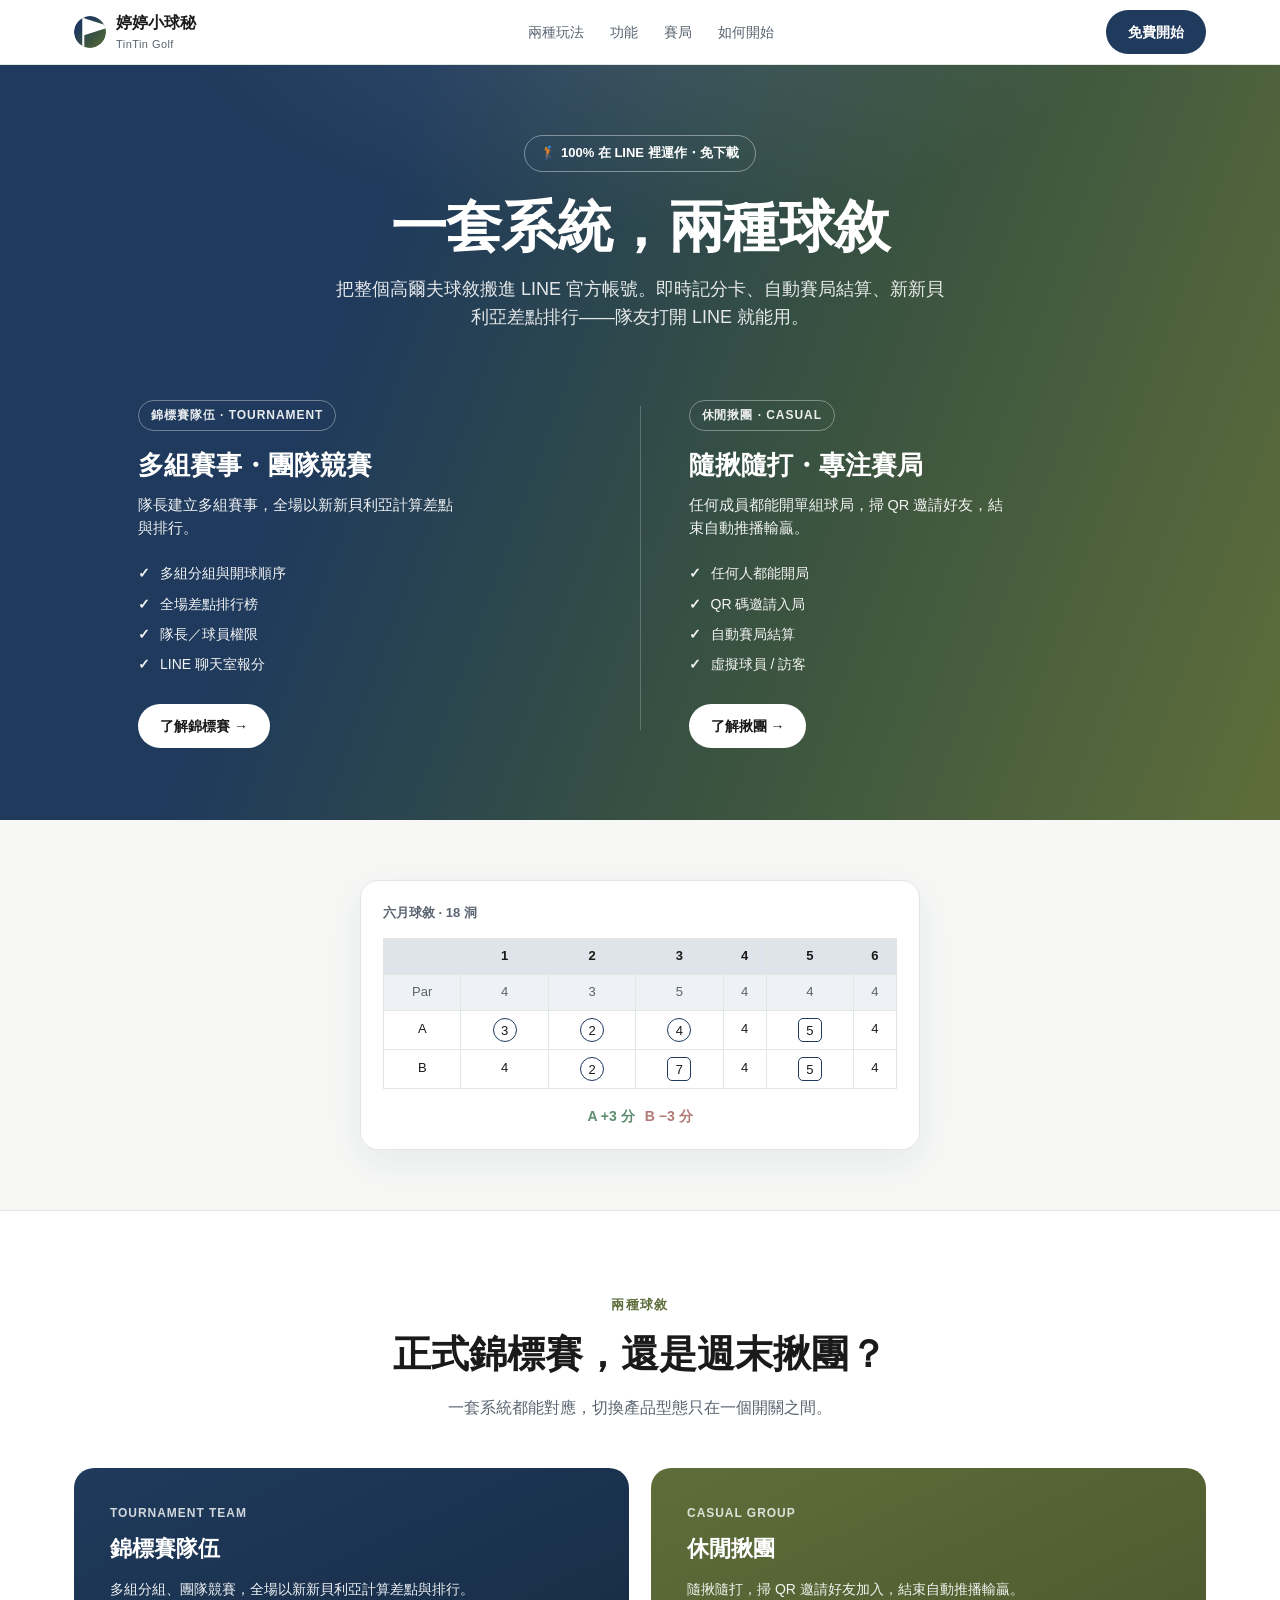
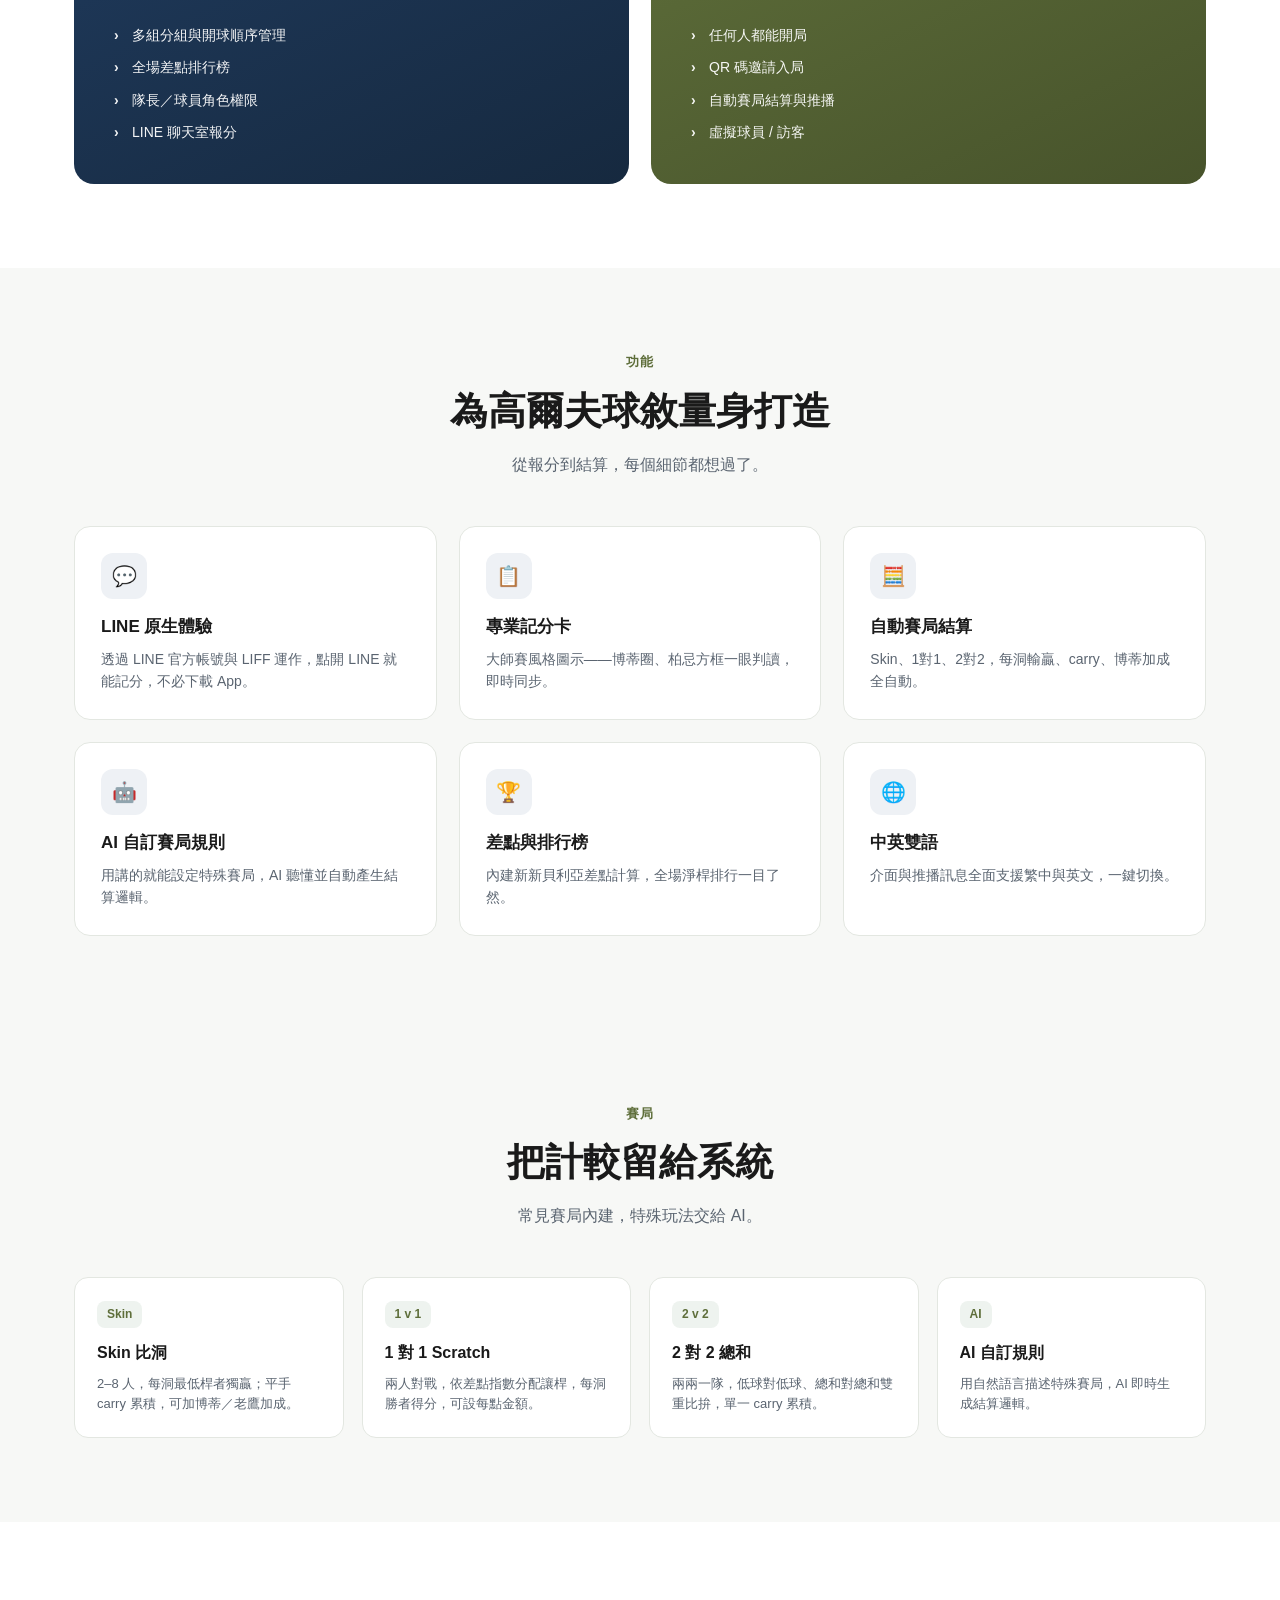
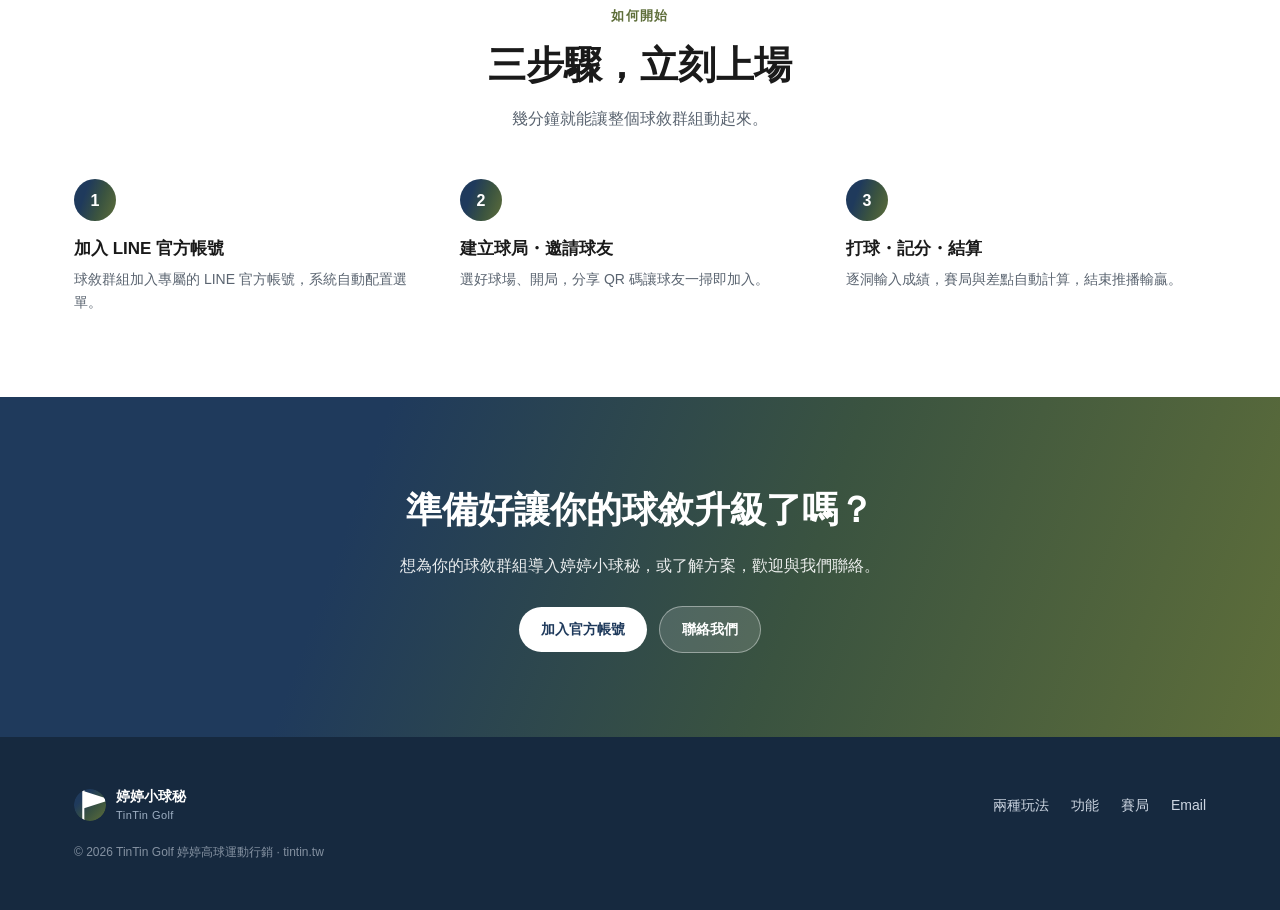
<file: index.html>
<!DOCTYPE html>
<html lang="zh-Hant">
<head>
<meta charset="UTF-8" />
<meta name="viewport" content="width=device-width, initial-scale=1.0" />
<meta name="theme-color" content="#1F3A5C" />
<title>婷婷小球秘 — LINE 高爾夫計分・賽局・差點系統 | TinTin Golf</title>
<meta name="description" content="婷婷小球秘：不用安裝 App，直接在 LINE 裡記分。支援錦標賽多組賽事、休閒揪團、即時記分卡、Skin／1對1／2對2 賽局、AI 自訂規則與新新貝利亞差點。" />
<link rel="canonical" href="https://tintin.tw/" />
<link rel="icon" href="assets/favicon.svg" type="image/svg+xml" />
<link rel="icon" type="image/png" sizes="32x32" href="assets/favicon-32x32.png" />
<link rel="icon" type="image/png" sizes="16x16" href="assets/favicon-16x16.png" />
<link rel="shortcut icon" href="assets/favicon.ico" />
<link rel="apple-touch-icon" sizes="180x180" href="assets/apple-touch-icon.png" />
<link rel="manifest" href="assets/site.webmanifest" />
<meta property="og:type" content="website" />
<meta property="og:url" content="https://tintin.tw/" />
<meta property="og:title" content="婷婷小球秘 — LINE 高爾夫計分系統 | TinTin Golf" />
<meta property="og:description" content="不用安裝 App，直接在 LINE 裡記分、開賽局、算差點。" />
<meta property="og:image" content="https://tintin.tw/assets/og-image.png" />
<meta property="og:image:width" content="1200" />
<meta property="og:image:height" content="630" />
<meta name="twitter:card" content="summary_large_image" />
<meta name="twitter:title" content="婷婷小球秘 — LINE 高爾夫計分系統 | TinTin Golf" />
<meta name="twitter:description" content="不用安裝 App，直接在 LINE 裡記分、開賽局、算差點。" />
<meta name="twitter:image" content="https://tintin.tw/assets/og-image.png" />
<style>
  :root{
    --navy:#1F3A5C; --navy-d:#16293f; --olive:#5E6E3A; --olive-d:#47532b;
    --win:#5F8D72; --lose:#B07A76; --ink:#1A1A1A; --muted:#5A6470;
    --paper:#F7F8F6; --line:#E3E7E1;
    --grad:linear-gradient(110deg,var(--navy) 0%,var(--navy) 28%,#3a5340 62%,var(--olive) 100%);
  }
  *{box-sizing:border-box;margin:0;padding:0}
  html{scroll-behavior:smooth}
  body{font-family:-apple-system,"Helvetica Neue","PingFang TC","Microsoft JhengHei",sans-serif;color:var(--ink);background:#fff;line-height:1.6;-webkit-font-smoothing:antialiased}
  a{color:inherit;text-decoration:none}
  .wrap{max-width:1180px;margin:0 auto;padding:0 24px}
  header.nav{position:sticky;top:0;z-index:50;background:rgba(255,255,255,.86);backdrop-filter:blur(12px);border-bottom:1px solid var(--line)}
  .nav-in{display:flex;align-items:center;justify-content:space-between;height:64px}
  .brand{display:flex;align-items:center;gap:10px;font-weight:800}
  .brand .mark{width:32px;height:32px;border-radius:50%;display:block}
  .brand small{display:block;font-weight:500;color:var(--muted);font-size:11px;letter-spacing:.04em}
  nav.links{display:flex;gap:26px;font-size:14px;color:var(--muted)}
  nav.links a:hover{color:var(--navy)}
  .btn{display:inline-block;padding:11px 22px;border-radius:999px;font-weight:700;font-size:14px;transition:.18s}
  .btn-navy{background:var(--navy);color:#fff}.btn-navy:hover{background:var(--navy-d)}
  @media(max-width:760px){nav.links{display:none}}

  .hero{background:var(--grad);color:#fff;position:relative;overflow:hidden}
  .hero::after{content:"";position:absolute;inset:0;background:radial-gradient(800px 400px at 50% -10%,rgba(255,255,255,.10),transparent 60%);pointer-events:none}
  .hero-top{position:relative;z-index:2;text-align:center;padding:70px 24px 14px}
  .hero-top .kick{display:inline-flex;gap:8px;align-items:center;font-size:13px;font-weight:700;border:1px solid rgba(255,255,255,.4);padding:7px 16px;border-radius:999px;margin-bottom:24px}
  .hero-top h1{font-size:clamp(30px,5.4vw,56px);font-weight:800;letter-spacing:-.01em;line-height:1.12}
  .hero-top p{opacity:.88;font-size:clamp(15px,2vw,18px);max-width:620px;margin:16px auto 0}
  .hero-cols{position:relative;z-index:2;display:grid;grid-template-columns:1fr 1fr;gap:1px;padding:46px 0 64px;max-width:1100px;margin:0 auto}
  .hero-cols::before{content:"";position:absolute;top:60px;bottom:90px;left:50%;width:1px;background:rgba(255,255,255,.22)}
  .hero-side{padding:8px 48px;display:flex;flex-direction:column;justify-content:center}
  .hero-side.left{align-items:flex-start}
  .hero-side .tag{display:inline-block;font-size:12px;font-weight:700;letter-spacing:.08em;opacity:.9;border:1px solid rgba(255,255,255,.4);padding:5px 12px;border-radius:999px;margin-bottom:18px;width:fit-content}
  .hero-side h2{font-size:26px;line-height:1.25;margin-bottom:12px;font-weight:800}
  .hero-side p{font-size:14.5px;opacity:.92;margin-bottom:18px;max-width:320px}
  .hero-side ul{list-style:none;font-size:14px;opacity:.94;margin-bottom:24px}
  .hero-side li{padding:4px 0;padding-left:22px;position:relative}
  .hero-side li::before{content:"✓";position:absolute;left:0;font-weight:800}
  .hero-side .btn{background:#fff;color:var(--ink);width:fit-content}
  @media(max-width:760px){
    .hero-cols{grid-template-columns:1fr;gap:34px;padding:36px 0 52px}
    .hero-cols::before{display:none}
    .hero-side{padding:0 28px}
  }

  .demo{background:var(--paper);padding:60px 0;border-bottom:1px solid var(--line)}
  .card{background:#fff;border:1px solid var(--line);border-radius:18px;padding:22px;max-width:560px;margin:0 auto;box-shadow:0 12px 40px rgba(31,58,92,.08)}
  .card h4{font-size:13px;color:var(--muted);margin-bottom:14px;font-weight:700}
  table.sc{width:100%;border-collapse:collapse;font-size:13px;text-align:center}
  table.sc th,table.sc td{padding:7px 4px;border:1px solid var(--line)}
  table.sc thead th{background:#DFE4EA}
  table.sc .par td{background:#EEF1F5;color:var(--muted)}
  .chip{display:inline-block;width:24px;height:24px;line-height:24px}
  .under{border:1.6px solid var(--navy);border-radius:50%}
  .over{border:1.6px solid var(--navy);border-radius:5px}
  .res{display:flex;gap:10px;justify-content:center;margin-top:16px;font-weight:700;font-size:14px}
  .res .w{color:var(--win)}.res .l{color:var(--lose)}

  section{padding:84px 0}
  .eyebrow{color:var(--olive);font-weight:800;font-size:13px;letter-spacing:.1em;text-transform:uppercase;text-align:center}
  h3.sec{font-size:clamp(26px,3.6vw,38px);text-align:center;font-weight:800;margin:8px 0 10px}
  .lead{text-align:center;color:var(--muted);max-width:600px;margin:0 auto 48px}
  .grid3{display:grid;grid-template-columns:repeat(3,1fr);gap:22px}
  .grid2{display:grid;grid-template-columns:1fr 1fr;gap:22px}
  @media(max-width:860px){.grid3,.grid2{grid-template-columns:1fr}}
  .feat{border:1px solid var(--line);border-radius:16px;padding:26px;transition:.18s;background:#fff}
  .feat:hover{transform:translateY(-4px);box-shadow:0 14px 34px rgba(31,58,92,.09);border-color:transparent}
  .feat .ic{width:46px;height:46px;border-radius:12px;display:grid;place-items:center;font-size:20px;margin-bottom:14px;background:#EEF1F5;color:var(--navy)}
  .feat h5{font-size:17px;margin-bottom:8px}.feat p{font-size:14px;color:var(--muted)}
  .modecard{border-radius:20px;padding:36px;color:#fff}
  .modecard.t{background:linear-gradient(155deg,var(--navy),var(--navy-d))}
  .modecard.c{background:linear-gradient(155deg,var(--olive),var(--olive-d))}
  .modecard .k{font-size:12px;font-weight:700;letter-spacing:.08em;opacity:.8}
  .modecard h4{font-size:22px;margin:8px 0 12px}.modecard p{font-size:14px;opacity:.92;margin-bottom:18px}
  .modecard ul{list-style:none;font-size:14px}
  .modecard li{padding:5px 0 5px 22px;position:relative;opacity:.95}
  .modecard li::before{content:"›";position:absolute;left:4px;font-weight:800}
  .bet{background:var(--paper)}
  .betgrid{display:grid;grid-template-columns:repeat(4,1fr);gap:18px}
  @media(max-width:860px){.betgrid{grid-template-columns:1fr 1fr}}
  @media(max-width:520px){.betgrid{grid-template-columns:1fr}}
  .betcard{background:#fff;border:1px solid var(--line);border-radius:14px;padding:22px}
  .betcard .badge{display:inline-block;font-size:12px;font-weight:800;color:var(--olive);background:#EEF3EF;padding:4px 10px;border-radius:8px;margin-bottom:12px}
  .betcard h5{font-size:16px;margin-bottom:8px}.betcard p{font-size:13px;color:var(--muted)}
  .steps{display:grid;grid-template-columns:repeat(3,1fr);gap:26px}
  @media(max-width:860px){.steps{grid-template-columns:1fr}}
  .step .n{width:42px;height:42px;border-radius:50%;background:var(--grad);color:#fff;display:grid;place-items:center;font-weight:800;margin-bottom:14px}
  .step h5{font-size:17px;margin-bottom:6px}.step p{font-size:14px;color:var(--muted)}
  .cta{background:var(--grad);color:#fff;text-align:center}
  .cta h3{font-size:clamp(26px,3.6vw,36px);font-weight:800;margin-bottom:14px}
  .cta p{opacity:.9;max-width:520px;margin:0 auto 28px}
  .cta .btn{background:#fff;color:var(--navy);margin:0 6px}
  .cta .btn.alt{background:rgba(255,255,255,.14);color:#fff;border:1px solid rgba(255,255,255,.4)}
  footer{background:var(--navy-d);color:#cdd6e2;padding:48px 0;font-size:14px}
  .foot{display:flex;justify-content:space-between;align-items:center;flex-wrap:wrap;gap:18px}
  footer .brand{color:#fff}footer a{color:#cdd6e2}footer a:hover{color:#fff}
  .copy{opacity:.6;font-size:12px;margin-top:18px}
</style>
</head>
<body id="top">
<header class="nav"><div class="wrap nav-in">
  <a href="#top" class="brand"><img class="mark" src="assets/logo-mark.svg" alt="" width="32" height="32" /><span>婷婷小球秘<small>TinTin Golf</small></span></a>
  <nav class="links"><a href="#modes">兩種玩法</a><a href="#features">功能</a><a href="#betting">賽局</a><a href="#how">如何開始</a></nav>
  <a href="#cta" class="btn btn-navy">免費開始</a>
</div></header>

<div class="hero">
  <div class="hero-top">
    <span class="kick">🏌️ 100% 在 LINE 裡運作・免下載</span>
    <h1>一套系統，兩種球敘</h1>
    <p>把整個高爾夫球敘搬進 LINE 官方帳號。即時記分卡、自動賽局結算、新新貝利亞差點排行——隊友打開 LINE 就能用。</p>
  </div>
  <div class="hero-cols">
    <div class="hero-side left">
      <span class="tag">錦標賽隊伍 · TOURNAMENT</span>
      <h2>多組賽事・團隊競賽</h2>
      <p>隊長建立多組賽事，全場以新新貝利亞計算差點與排行。</p>
      <ul><li>多組分組與開球順序</li><li>全場差點排行榜</li><li>隊長／球員權限</li><li>LINE 聊天室報分</li></ul>
      <a href="#cta" class="btn">了解錦標賽 →</a>
    </div>
    <div class="hero-side right">
      <span class="tag">休閒揪團 · CASUAL</span>
      <h2>隨揪隨打・專注賽局</h2>
      <p>任何成員都能開單組球局，掃 QR 邀請好友，結束自動推播輸贏。</p>
      <ul><li>任何人都能開局</li><li>QR 碼邀請入局</li><li>自動賽局結算</li><li>虛擬球員 / 訪客</li></ul>
      <a href="#cta" class="btn">了解揪團 →</a>
    </div>
  </div>
</div>

<div class="demo"><div class="wrap">
  <div class="card">
    <h4>六月球敘 · 18 洞</h4>
    <table class="sc">
      <thead><tr><th></th><th>1</th><th>2</th><th>3</th><th>4</th><th>5</th><th>6</th></tr></thead>
      <tbody>
        <tr class="par"><td>Par</td><td>4</td><td>3</td><td>5</td><td>4</td><td>4</td><td>4</td></tr>
        <tr><td>A</td><td><span class="chip under">3</span></td><td><span class="chip under">2</span></td><td><span class="chip under">4</span></td><td>4</td><td><span class="chip over">5</span></td><td>4</td></tr>
        <tr><td>B</td><td>4</td><td><span class="chip under">2</span></td><td><span class="chip over">7</span></td><td>4</td><td><span class="chip over">5</span></td><td>4</td></tr>
      </tbody>
    </table>
    <div class="res"><span class="w">A +3 分</span><span class="l">B −3 分</span></div>
  </div>
</div></div>

<section id="modes"><div class="wrap">
  <p class="eyebrow">兩種球敘</p>
  <h3 class="sec">正式錦標賽，還是週末揪團？</h3>
  <p class="lead">一套系統都能對應，切換產品型態只在一個開關之間。</p>
  <div class="grid2">
    <div class="modecard t"><div class="k">TOURNAMENT TEAM</div><h4>錦標賽隊伍</h4><p>多組分組、團隊競賽，全場以新新貝利亞計算差點與排行。</p>
      <ul><li>多組分組與開球順序管理</li><li>全場差點排行榜</li><li>隊長／球員角色權限</li><li>LINE 聊天室報分</li></ul></div>
    <div class="modecard c"><div class="k">CASUAL GROUP</div><h4>休閒揪團</h4><p>隨揪隨打，掃 QR 邀請好友加入，結束自動推播輸贏。</p>
      <ul><li>任何人都能開局</li><li>QR 碼邀請入局</li><li>自動賽局結算與推播</li><li>虛擬球員 / 訪客</li></ul></div>
  </div>
</div></section>

<section id="features" style="background:var(--paper)"><div class="wrap">
  <p class="eyebrow">功能</p><h3 class="sec">為高爾夫球敘量身打造</h3><p class="lead">從報分到結算，每個細節都想過了。</p>
  <div class="grid3">
    <div class="feat"><div class="ic">💬</div><h5>LINE 原生體驗</h5><p>透過 LINE 官方帳號與 LIFF 運作，點開 LINE 就能記分，不必下載 App。</p></div>
    <div class="feat"><div class="ic">📋</div><h5>專業記分卡</h5><p>大師賽風格圖示——博蒂圈、柏忌方框一眼判讀，即時同步。</p></div>
    <div class="feat"><div class="ic">🧮</div><h5>自動賽局結算</h5><p>Skin、1對1、2對2，每洞輸贏、carry、博蒂加成全自動。</p></div>
    <div class="feat"><div class="ic">🤖</div><h5>AI 自訂賽局規則</h5><p>用講的就能設定特殊賽局，AI 聽懂並自動產生結算邏輯。</p></div>
    <div class="feat"><div class="ic">🏆</div><h5>差點與排行榜</h5><p>內建新新貝利亞差點計算，全場淨桿排行一目了然。</p></div>
    <div class="feat"><div class="ic">🌐</div><h5>中英雙語</h5><p>介面與推播訊息全面支援繁中與英文，一鍵切換。</p></div>
  </div>
</div></section>

<section id="betting" class="bet"><div class="wrap">
  <p class="eyebrow">賽局</p><h3 class="sec">把計較留給系統</h3><p class="lead">常見賽局內建，特殊玩法交給 AI。</p>
  <div class="betgrid">
    <div class="betcard"><span class="badge">Skin</span><h5>Skin 比洞</h5><p>2–8 人，每洞最低桿者獨贏；平手 carry 累積，可加博蒂／老鷹加成。</p></div>
    <div class="betcard"><span class="badge">1 v 1</span><h5>1 對 1 Scratch</h5><p>兩人對戰，依差點指數分配讓桿，每洞勝者得分，可設每點金額。</p></div>
    <div class="betcard"><span class="badge">2 v 2</span><h5>2 對 2 總和</h5><p>兩兩一隊，低球對低球、總和對總和雙重比拚，單一 carry 累積。</p></div>
    <div class="betcard"><span class="badge">AI</span><h5>AI 自訂規則</h5><p>用自然語言描述特殊賽局，AI 即時生成結算邏輯。</p></div>
  </div>
</div></section>

<section id="how"><div class="wrap">
  <p class="eyebrow">如何開始</p><h3 class="sec">三步驟，立刻上場</h3><p class="lead">幾分鐘就能讓整個球敘群組動起來。</p>
  <div class="steps">
    <div class="step"><div class="n">1</div><h5>加入 LINE 官方帳號</h5><p>球敘群組加入專屬的 LINE 官方帳號，系統自動配置選單。</p></div>
    <div class="step"><div class="n">2</div><h5>建立球局・邀請球友</h5><p>選好球場、開局，分享 QR 碼讓球友一掃即加入。</p></div>
    <div class="step"><div class="n">3</div><h5>打球・記分・結算</h5><p>逐洞輸入成績，賽局與差點自動計算，結束推播輸贏。</p></div>
  </div>
</div></section>

<section id="cta" class="cta"><div class="wrap">
  <h3>準備好讓你的球敘升級了嗎？</h3>
  <p>想為你的球敘群組導入婷婷小球秘，或了解方案，歡迎與我們聯絡。</p>
  <a href="https://lin.ee/rrs0TcS" target="_blank" rel="noopener" class="btn">加入官方帳號</a><a href="mailto:hello@tintin.tw" class="btn alt">聯絡我們</a>
</div></section>

<footer><div class="wrap">
  <div class="foot">
    <div class="brand"><img class="mark" src="assets/logo-mark.svg" alt="" width="32" height="32" style="border-radius:50%" /><span>婷婷小球秘<small style="color:#9fb0c4">TinTin Golf</small></span></div>
    <nav style="display:flex;gap:22px"><a href="#modes">兩種玩法</a><a href="#features">功能</a><a href="#betting">賽局</a><a href="mailto:hello@tintin.tw">Email</a></nav>
  </div>
  <div class="copy">© <span id="yr"></span> TinTin Golf 婷婷高球運動行銷 · tintin.tw</div>
</div></footer>
<script>document.getElementById('yr').textContent=new Date().getFullYear();</script>
</body>
</html>
</file>
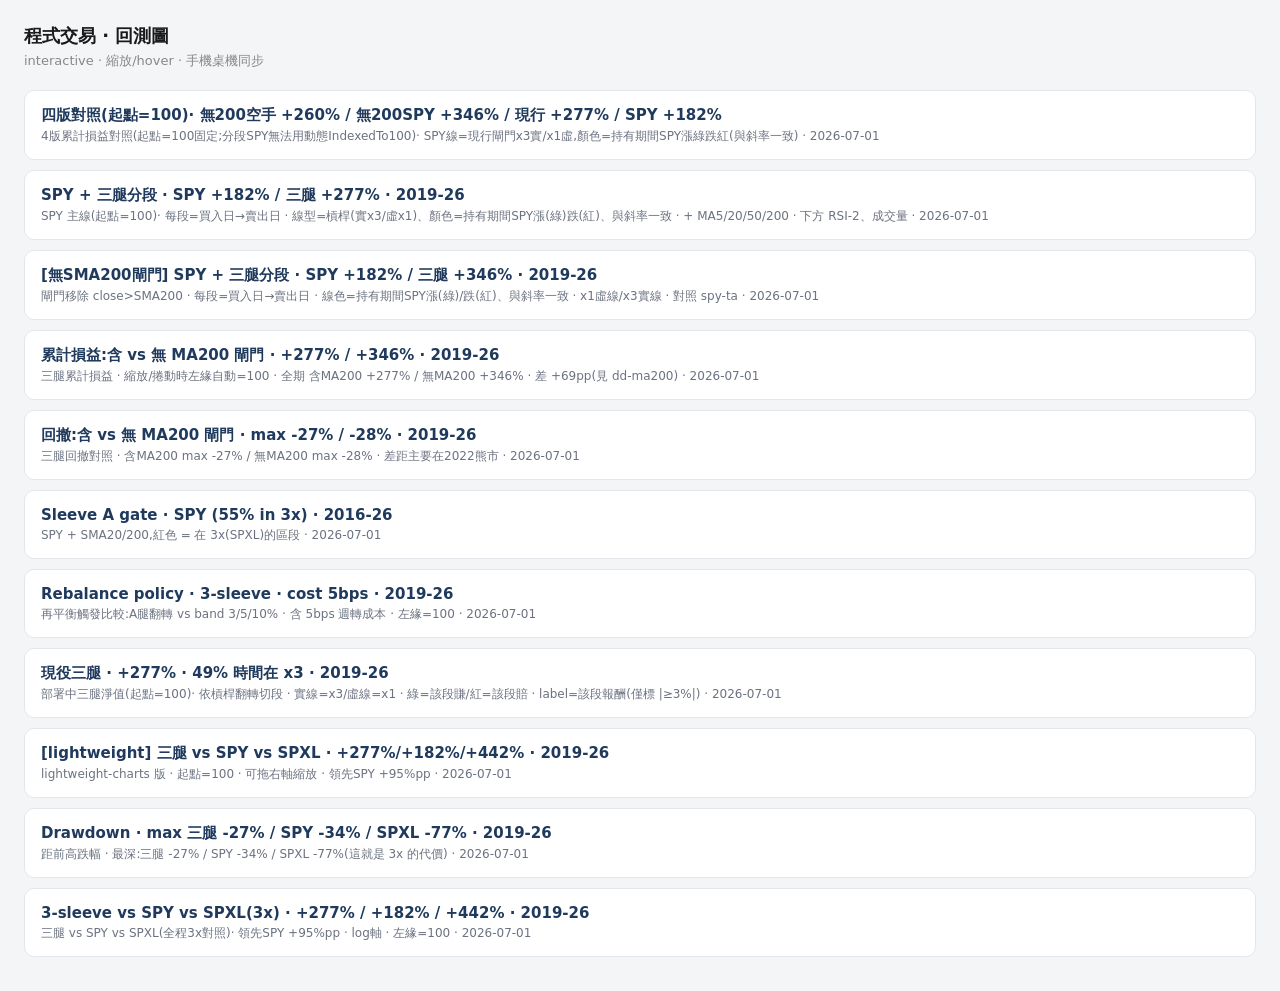
<file: lab/index.html>
<!doctype html><html lang="zh-Hant"><head><meta charset="utf-8">
<meta name="robots" content="noindex,nofollow">
<meta name="viewport" content="width=device-width,initial-scale=1">
<title>Research charts</title>
<style>
  body{font-family:-apple-system,system-ui,"PingFang TC",sans-serif;margin:0;padding:24px;
       background:#f4f5f7;color:#1a1a1a;-webkit-text-size-adjust:100%}
  h1{font-size:18px;margin:0 0 4px}
  p.sub{color:#888;font-size:13px;margin:0 0 20px}
  a.card{display:block;background:#fff;border:1px solid #e3e6ea;border-radius:10px;
         padding:14px 16px;margin-bottom:10px;text-decoration:none;color:#1F3A5C}
  a.card b{font-size:15px}
  a.card span{display:block;color:#6b7280;font-size:12px;margin-top:3px}
</style></head>
<body>
  <h1>程式交易 · 回測圖</h1>
  <p class="sub">interactive · 縮放/hover · 手機桌機同步</p>
  <a class="card" href="compare-4.html"><b>四版對照(起點=100)· 無200空手 +260% / 無200SPY +346% / 現行 +277% / SPY +182%</b><span>4版累計損益對照(起點=100固定;分段SPY無法用動態IndexedTo100)· SPY線=現行閘門x3實/x1虛,顏色=持有期間SPY漲綠跌紅(與斜率一致) · 2026-07-01</span></a>
  <a class="card" href="spy-ta.html"><b>SPY + 三腿分段 · SPY +182% / 三腿 +277% · 2019-26</b><span>SPY 主線(起點=100)· 每段=買入日→賣出日 · 線型=槓桿(實x3/虛x1)、顏色=持有期間SPY漲(綠)跌(紅)、與斜率一致 · + MA5/20/50/200 · 下方 RSI-2、成交量 · 2026-07-01</span></a>
  <a class="card" href="spy-ta-no200.html"><b>[無SMA200閘門] SPY + 三腿分段 · SPY +182% / 三腿 +346% · 2019-26</b><span>閘門移除 close>SMA200 · 每段=買入日→賣出日 · 線色=持有期間SPY漲(綠)/跌(紅)、與斜率一致 · x1虛線/x3實線 · 對照 spy-ta · 2026-07-01</span></a>
  <a class="card" href="pnl-ma200.html"><b>累計損益:含 vs 無 MA200 閘門 · +277% / +346% · 2019-26</b><span>三腿累計損益 · 縮放/捲動時左緣自動=100 · 全期 含MA200 +277% / 無MA200 +346% · 差 +69pp(見 dd-ma200) · 2026-07-01</span></a>
  <a class="card" href="dd-ma200.html"><b>回撤:含 vs 無 MA200 閘門 · max -27% / -28% · 2019-26</b><span>三腿回撤對照 · 含MA200 max -27% / 無MA200 max -28% · 差距主要在2022熊市 · 2026-07-01</span></a>
  <a class="card" href="gate.html"><b>Sleeve A gate · SPY (55% in 3x) · 2016-26</b><span>SPY + SMA20/200,紅色 = 在 3x(SPXL)的區段 · 2026-07-01</span></a>
  <a class="card" href="rebalance.html"><b>Rebalance policy · 3-sleeve · cost 5bps · 2019-26</b><span>再平衡觸發比較:A腿翻轉 vs band 3/5/10% · 含 5bps 週轉成本 · 左緣=100 · 2026-07-01</span></a>
  <a class="card" href="active-3sleeve.html"><b>現役三腿 · +277% · 49% 時間在 x3 · 2019-26</b><span>部署中三腿淨值(起點=100)· 依槓桿翻轉切段 · 實線=x3/虛線=x1 · 綠=該段賺/紅=該段賠 · label=該段報酬(僅標 |≥3%|) · 2026-07-01</span></a>
  <a class="card" href="equity-lw.html"><b>[lightweight] 三腿 vs SPY vs SPXL · +277%/+182%/+442% · 2019-26</b><span>lightweight-charts 版 · 起點=100 · 可拖右軸縮放 · 領先SPY +95%pp · 2026-07-01</span></a>
  <a class="card" href="drawdown.html"><b>Drawdown · max 三腿 -27% / SPY -34% / SPXL -77% · 2019-26</b><span>距前高跌幅 · 最深:三腿 -27% / SPY -34% / SPXL -77%(這就是 3x 的代價) · 2026-07-01</span></a>
  <a class="card" href="equity.html"><b>3-sleeve vs SPY vs SPXL(3x) · +277% / +182% / +442% · 2019-26</b><span>三腿 vs SPY vs SPXL(全程3x對照)· 領先SPY +95%pp · log軸 · 左緣=100 · 2026-07-01</span></a>
</body></html>
</file>
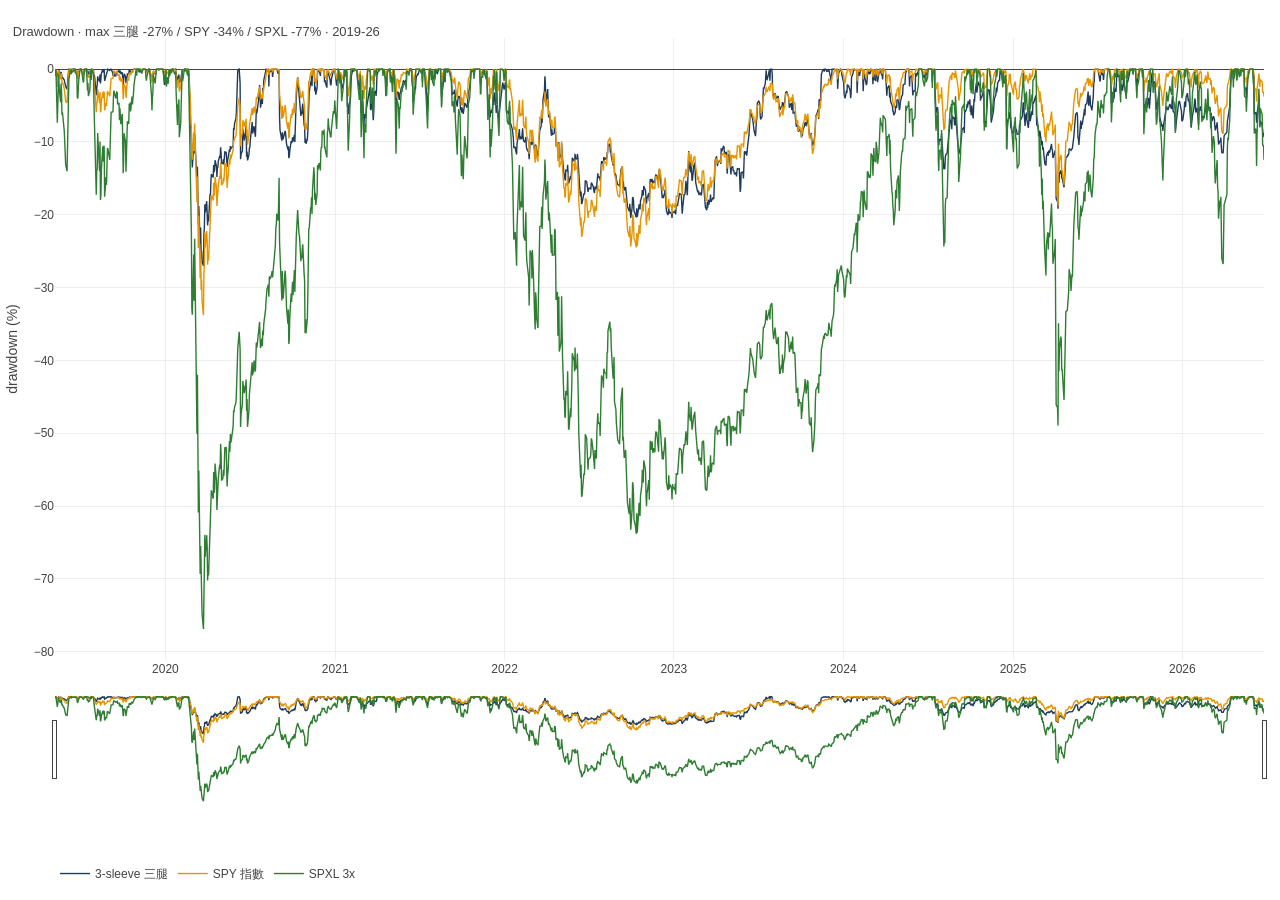
<file: lab/drawdown.html>
<!doctype html><html lang="zh-Hant"><head><meta charset="utf-8">
<meta name="robots" content="noindex,nofollow">
<meta name="viewport" content="width=device-width,initial-scale=1">
<title>Drawdown · max 三腿 -27% / SPY -34% / SPXL -77% · 2019-26</title>
<script src="https://cdn.plot.ly/plotly-2.35.2.min.js"></script>
<style>html,body{margin:0;height:100%}#c{width:100%;height:100vh}</style></head>
<body><div id="c"></div><script>
var DATA=[{"x": ["2019-05-08", "2019-05-09", "2019-05-10", "2019-05-13", "2019-05-14", "2019-05-15", "2019-05-16", "2019-05-17", "2019-05-20", "2019-05-21", "2019-05-22", "2019-05-23", "2019-05-24", "2019-05-28", "2019-05-29", "2019-05-30", "2019-05-31", "2019-06-03", "2019-06-04", "2019-06-05", "2019-06-06", "2019-06-07", "2019-06-10", "2019-06-11", "2019-06-12", "2019-06-13", "2019-06-14", "2019-06-17", "2019-06-18", "2019-06-19", "2019-06-20", "2019-06-21", "2019-06-24", "2019-06-25", "2019-06-26", "2019-06-27", "2019-06-28", "2019-07-01", "2019-07-02", "2019-07-03", "2019-07-05", "2019-07-08", "2019-07-09", "2019-07-10", "2019-07-11", "2019-07-12", "2019-07-15", "2019-07-16", "2019-07-17", "2019-07-18", "2019-07-19", "2019-07-22", "2019-07-23", "2019-07-24", "2019-07-25", "2019-07-26", "2019-07-29", "2019-07-30", "2019-07-31", "2019-08-01", "2019-08-02", "2019-08-05", "2019-08-06", "2019-08-07", "2019-08-08", "2019-08-09", "2019-08-12", "2019-08-13", "2019-08-14", "2019-08-15", "2019-08-16", "2019-08-19", "2019-08-20", "2019-08-21", "2019-08-22", "2019-08-23", "2019-08-26", "2019-08-27", "2019-08-28", "2019-08-29", "2019-08-30", "2019-09-03", "2019-09-04", "2019-09-05", "2019-09-06", "2019-09-09", "2019-09-10", "2019-09-11", "2019-09-12", "2019-09-13", "2019-09-16", "2019-09-17", "2019-09-18", "2019-09-19", "2019-09-20", "2019-09-23", "2019-09-24", "2019-09-25", "2019-09-26", "2019-09-27", "2019-09-30", "2019-10-01", "2019-10-02", "2019-10-03", "2019-10-04", "2019-10-07", "2019-10-08", "2019-10-09", "2019-10-10", "2019-10-11", "2019-10-14", "2019-10-15", "2019-10-16", "2019-10-17", "2019-10-18", "2019-10-21", "2019-10-22", "2019-10-23", "2019-10-24", "2019-10-25", "2019-10-28", "2019-10-29", "2019-10-30", "2019-10-31", "2019-11-01", "2019-11-04", "2019-11-05", "2019-11-06", "2019-11-07", "2019-11-08", "2019-11-11", "2019-11-12", "2019-11-13", "2019-11-14", "2019-11-15", "2019-11-18", "2019-11-19", "2019-11-20", "2019-11-21", "2019-11-22", "2019-11-25", "2019-11-26", "2019-11-27", "2019-11-29", "2019-12-02", "2019-12-03", "2019-12-04", "2019-12-05", "2019-12-06", "2019-12-09", "2019-12-10", "2019-12-11", "2019-12-12", "2019-12-13", "2019-12-16", "2019-12-17", "2019-12-18", "2019-12-19", "2019-12-20", "2019-12-23", "2019-12-24", "2019-12-26", "2019-12-27", "2019-12-30", "2019-12-31", "2020-01-02", "2020-01-03", "2020-01-06", "2020-01-07", "2020-01-08", "2020-01-09", "2020-01-10", "2020-01-13", "2020-01-14", "2020-01-15", "2020-01-16", "2020-01-17", "2020-01-21", "2020-01-22", "2020-01-23", "2020-01-24", "2020-01-27", "2020-01-28", "2020-01-29", "2020-01-30", "2020-01-31", "2020-02-03", "2020-02-04", "2020-02-05", "2020-02-06", "2020-02-07", "2020-02-10", "2020-02-11", "2020-02-12", "2020-02-13", "2020-02-14", "2020-02-18", "2020-02-19", "2020-02-20", "2020-02-21", "2020-02-24", "2020-02-25", "2020-02-26", "2020-02-27", "2020-02-28", "2020-03-02", "2020-03-03", "2020-03-04", "2020-03-05", "2020-03-06", "2020-03-09", "2020-03-10", "2020-03-11", "2020-03-12", "2020-03-13", "2020-03-16", "2020-03-17", "2020-03-18", "2020-03-19", "2020-03-20", "2020-03-23", "2020-03-24", "2020-03-25", "2020-03-26", "2020-03-27", "2020-03-30", "2020-03-31", "2020-04-01", "2020-04-02", "2020-04-03", "2020-04-06", "2020-04-07", "2020-04-08", "2020-04-09", "2020-04-13", "2020-04-14", "2020-04-15", "2020-04-16", "2020-04-17", "2020-04-20", "2020-04-21", "2020-04-22", "2020-04-23", "2020-04-24", "2020-04-27", "2020-04-28", "2020-04-29", "2020-04-30", "2020-05-01", "2020-05-04", "2020-05-05", "2020-05-06", "2020-05-07", "2020-05-08", "2020-05-11", "2020-05-12", "2020-05-13", "2020-05-14", "2020-05-15", "2020-05-18", "2020-05-19", "2020-05-20", "2020-05-21", "2020-05-22", "2020-05-26", "2020-05-27", "2020-05-28", "2020-05-29", "2020-06-01", "2020-06-02", "2020-06-03", "2020-06-04", "2020-06-05", "2020-06-08", "2020-06-09", "2020-06-10", "2020-06-11", "2020-06-12", "2020-06-15", "2020-06-16", "2020-06-17", "2020-06-18", "2020-06-19", "2020-06-22", "2020-06-23", "2020-06-24", "2020-06-25", "2020-06-26", "2020-06-29", "2020-06-30", "2020-07-01", "2020-07-02", "2020-07-06", "2020-07-07", "2020-07-08", "2020-07-09", "2020-07-10", "2020-07-13", "2020-07-14", "2020-07-15", "2020-07-16", "2020-07-17", "2020-07-20", "2020-07-21", "2020-07-22", "2020-07-23", "2020-07-24", "2020-07-27", "2020-07-28", "2020-07-29", "2020-07-30", "2020-07-31", "2020-08-03", "2020-08-04", "2020-08-05", "2020-08-06", "2020-08-07", "2020-08-10", "2020-08-11", "2020-08-12", "2020-08-13", "2020-08-14", "2020-08-17", "2020-08-18", "2020-08-19", "2020-08-20", "2020-08-21", "2020-08-24", "2020-08-25", "2020-08-26", "2020-08-27", "2020-08-28", "2020-08-31", "2020-09-01", "2020-09-02", "2020-09-03", "2020-09-04", "2020-09-08", "2020-09-09", "2020-09-10", "2020-09-11", "2020-09-14", "2020-09-15", "2020-09-16", "2020-09-17", "2020-09-18", "2020-09-21", "2020-09-22", "2020-09-23", "2020-09-24", "2020-09-25", "2020-09-28", "2020-09-29", "2020-09-30", "2020-10-01", "2020-10-02", "2020-10-05", "2020-10-06", "2020-10-07", "2020-10-08", "2020-10-09", "2020-10-12", "2020-10-13", "2020-10-14", "2020-10-15", "2020-10-16", "2020-10-19", "2020-10-20", "2020-10-21", "2020-10-22", "2020-10-23", "2020-10-26", "2020-10-27", "2020-10-28", "2020-10-29", "2020-10-30", "2020-11-02", "2020-11-03", "2020-11-04", "2020-11-05", "2020-11-06", "2020-11-09", "2020-11-10", "2020-11-11", "2020-11-12", "2020-11-13", "2020-11-16", "2020-11-17", "2020-11-18", "2020-11-19", "2020-11-20", "2020-11-23", "2020-11-24", "2020-11-25", "2020-11-27", "2020-11-30", "2020-12-01", "2020-12-02", "2020-12-03", "2020-12-04", "2020-12-07", "2020-12-08", "2020-12-09", "2020-12-10", "2020-12-11", "2020-12-14", "2020-12-15", "2020-12-16", "2020-12-17", "2020-12-18", "2020-12-21", "2020-12-22", "2020-12-23", "2020-12-24", "2020-12-28", "2020-12-29", "2020-12-30", "2020-12-31", "2021-01-04", "2021-01-05", "2021-01-06", "2021-01-07", "2021-01-08", "2021-01-11", "2021-01-12", "2021-01-13", "2021-01-14", "2021-01-15", "2021-01-19", "2021-01-20", "2021-01-21", "2021-01-22", "2021-01-25", "2021-01-26", "2021-01-27", "2021-01-28", "2021-01-29", "2021-02-01", "2021-02-02", "2021-02-03", "2021-02-04", "2021-02-05", "2021-02-08", "2021-02-09", "2021-02-10", "2021-02-11", "2021-02-12", "2021-02-16", "2021-02-17", "2021-02-18", "2021-02-19", "2021-02-22", "2021-02-23", "2021-02-24", "2021-02-25", "2021-02-26", "2021-03-01", "2021-03-02", "2021-03-03", "2021-03-04", "2021-03-05", "2021-03-08", "2021-03-09", "2021-03-10", "2021-03-11", "2021-03-12", "2021-03-15", "2021-03-16", "2021-03-17", "2021-03-18", "2021-03-19", "2021-03-22", "2021-03-23", "2021-03-24", "2021-03-25", "2021-03-26", "2021-03-29", "2021-03-30", "2021-03-31", "2021-04-01", "2021-04-05", "2021-04-06", "2021-04-07", "2021-04-08", "2021-04-09", "2021-04-12", "2021-04-13", "2021-04-14", "2021-04-15", "2021-04-16", "2021-04-19", "2021-04-20", "2021-04-21", "2021-04-22", "2021-04-23", "2021-04-26", "2021-04-27", "2021-04-28", "2021-04-29", "2021-04-30", "2021-05-03", "2021-05-04", "2021-05-05", "2021-05-06", "2021-05-07", "2021-05-10", "2021-05-11", "2021-05-12", "2021-05-13", "2021-05-14", "2021-05-17", "2021-05-18", "2021-05-19", "2021-05-20", "2021-05-21", "2021-05-24", "2021-05-25", "2021-05-26", "2021-05-27", "2021-05-28", "2021-06-01", "2021-06-02", "2021-06-03", "2021-06-04", "2021-06-07", "2021-06-08", "2021-06-09", "2021-06-10", "2021-06-11", "2021-06-14", "2021-06-15", "2021-06-16", "2021-06-17", "2021-06-18", "2021-06-21", "2021-06-22", "2021-06-23", "2021-06-24", "2021-06-25", "2021-06-28", "2021-06-29", "2021-06-30", "2021-07-01", "2021-07-02", "2021-07-06", "2021-07-07", "2021-07-08", "2021-07-09", "2021-07-12", "2021-07-13", "2021-07-14", "2021-07-15", "2021-07-16", "2021-07-19", "2021-07-20", "2021-07-21", "2021-07-22", "2021-07-23", "2021-07-26", "2021-07-27", "2021-07-28", "2021-07-29", "2021-07-30", "2021-08-02", "2021-08-03", "2021-08-04", "2021-08-05", "2021-08-06", "2021-08-09", "2021-08-10", "2021-08-11", "2021-08-12", "2021-08-13", "2021-08-16", "2021-08-17", "2021-08-18", "2021-08-19", "2021-08-20", "2021-08-23", "2021-08-24", "2021-08-25", "2021-08-26", "2021-08-27", "2021-08-30", "2021-08-31", "2021-09-01", "2021-09-02", "2021-09-03", "2021-09-07", "2021-09-08", "2021-09-09", "2021-09-10", "2021-09-13", "2021-09-14", "2021-09-15", "2021-09-16", "2021-09-17", "2021-09-20", "2021-09-21", "2021-09-22", "2021-09-23", "2021-09-24", "2021-09-27", "2021-09-28", "2021-09-29", "2021-09-30", "2021-10-01", "2021-10-04", "2021-10-05", "2021-10-06", "2021-10-07", "2021-10-08", "2021-10-11", "2021-10-12", "2021-10-13", "2021-10-14", "2021-10-15", "2021-10-18", "2021-10-19", "2021-10-20", "2021-10-21", "2021-10-22", "2021-10-25", "2021-10-26", "2021-10-27", "2021-10-28", "2021-10-29", "2021-11-01", "2021-11-02", "2021-11-03", "2021-11-04", "2021-11-05", "2021-11-08", "2021-11-09", "2021-11-10", "2021-11-11", "2021-11-12", "2021-11-15", "2021-11-16", "2021-11-17", "2021-11-18", "2021-11-19", "2021-11-22", "2021-11-23", "2021-11-24", "2021-11-26", "2021-11-29", "2021-11-30", "2021-12-01", "2021-12-02", "2021-12-03", "2021-12-06", "2021-12-07", "2021-12-08", "2021-12-09", "2021-12-10", "2021-12-13", "2021-12-14", "2021-12-15", "2021-12-16", "2021-12-17", "2021-12-20", "2021-12-21", "2021-12-22", "2021-12-23", "2021-12-27", "2021-12-28", "2021-12-29", "2021-12-30", "2021-12-31", "2022-01-03", "2022-01-04", "2022-01-05", "2022-01-06", "2022-01-07", "2022-01-10", "2022-01-11", "2022-01-12", "2022-01-13", "2022-01-14", "2022-01-18", "2022-01-19", "2022-01-20", "2022-01-21", "2022-01-24", "2022-01-25", "2022-01-26", "2022-01-27", "2022-01-28", "2022-01-31", "2022-02-01", "2022-02-02", "2022-02-03", "2022-02-04", "2022-02-07", "2022-02-08", "2022-02-09", "2022-02-10", "2022-02-11", "2022-02-14", "2022-02-15", "2022-02-16", "2022-02-17", "2022-02-18", "2022-02-22", "2022-02-23", "2022-02-24", "2022-02-25", "2022-02-28", "2022-03-01", "2022-03-02", "2022-03-03", "2022-03-04", "2022-03-07", "2022-03-08", "2022-03-09", "2022-03-10", "2022-03-11", "2022-03-14", "2022-03-15", "2022-03-16", "2022-03-17", "2022-03-18", "2022-03-21", "2022-03-22", "2022-03-23", "2022-03-24", "2022-03-25", "2022-03-28", "2022-03-29", "2022-03-30", "2022-03-31", "2022-04-01", "2022-04-04", "2022-04-05", "2022-04-06", "2022-04-07", "2022-04-08", "2022-04-11", "2022-04-12", "2022-04-13", "2022-04-14", "2022-04-18", "2022-04-19", "2022-04-20", "2022-04-21", "2022-04-22", "2022-04-25", "2022-04-26", "2022-04-27", "2022-04-28", "2022-04-29", "2022-05-02", "2022-05-03", "2022-05-04", "2022-05-05", "2022-05-06", "2022-05-09", "2022-05-10", "2022-05-11", "2022-05-12", "2022-05-13", "2022-05-16", "2022-05-17", "2022-05-18", "2022-05-19", "2022-05-20", "2022-05-23", "2022-05-24", "2022-05-25", "2022-05-26", "2022-05-27", "2022-05-31", "2022-06-01", "2022-06-02", "2022-06-03", "2022-06-06", "2022-06-07", "2022-06-08", "2022-06-09", "2022-06-10", "2022-06-13", "2022-06-14", "2022-06-15", "2022-06-16", "2022-06-17", "2022-06-21", "2022-06-22", "2022-06-23", "2022-06-24", "2022-06-27", "2022-06-28", "2022-06-29", "2022-06-30", "2022-07-01", "2022-07-05", "2022-07-06", "2022-07-07", "2022-07-08", "2022-07-11", "2022-07-12", "2022-07-13", "2022-07-14", "2022-07-15", "2022-07-18", "2022-07-19", "2022-07-20", "2022-07-21", "2022-07-22", "2022-07-25", "2022-07-26", "2022-07-27", "2022-07-28", "2022-07-29", "2022-08-01", "2022-08-02", "2022-08-03", "2022-08-04", "2022-08-05", "2022-08-08", "2022-08-09", "2022-08-10", "2022-08-11", "2022-08-12", "2022-08-15", "2022-08-16", "2022-08-17", "2022-08-18", "2022-08-19", "2022-08-22", "2022-08-23", "2022-08-24", "2022-08-25", "2022-08-26", "2022-08-29", "2022-08-30", "2022-08-31", "2022-09-01", "2022-09-02", "2022-09-06", "2022-09-07", "2022-09-08", "2022-09-09", "2022-09-12", "2022-09-13", "2022-09-14", "2022-09-15", "2022-09-16", "2022-09-19", "2022-09-20", "2022-09-21", "2022-09-22", "2022-09-23", "2022-09-26", "2022-09-27", "2022-09-28", "2022-09-29", "2022-09-30", "2022-10-03", "2022-10-04", "2022-10-05", "2022-10-06", "2022-10-07", "2022-10-10", "2022-10-11", "2022-10-12", "2022-10-13", "2022-10-14", "2022-10-17", "2022-10-18", "2022-10-19", "2022-10-20", "2022-10-21", "2022-10-24", "2022-10-25", "2022-10-26", "2022-10-27", "2022-10-28", "2022-10-31", "2022-11-01", "2022-11-02", "2022-11-03", "2022-11-04", "2022-11-07", "2022-11-08", "2022-11-09", "2022-11-10", "2022-11-11", "2022-11-14", "2022-11-15", "2022-11-16", "2022-11-17", "2022-11-18", "2022-11-21", "2022-11-22", "2022-11-23", "2022-11-25", "2022-11-28", "2022-11-29", "2022-11-30", "2022-12-01", "2022-12-02", "2022-12-05", "2022-12-06", "2022-12-07", "2022-12-08", "2022-12-09", "2022-12-12", "2022-12-13", "2022-12-14", "2022-12-15", "2022-12-16", "2022-12-19", "2022-12-20", "2022-12-21", "2022-12-22", "2022-12-23", "2022-12-27", "2022-12-28", "2022-12-29", "2022-12-30", "2023-01-03", "2023-01-04", "2023-01-05", "2023-01-06", "2023-01-09", "2023-01-10", "2023-01-11", "2023-01-12", "2023-01-13", "2023-01-17", "2023-01-18", "2023-01-19", "2023-01-20", "2023-01-23", "2023-01-24", "2023-01-25", "2023-01-26", "2023-01-27", "2023-01-30", "2023-01-31", "2023-02-01", "2023-02-02", "2023-02-03", "2023-02-06", "2023-02-07", "2023-02-08", "2023-02-09", "2023-02-10", "2023-02-13", "2023-02-14", "2023-02-15", "2023-02-16", "2023-02-17", "2023-02-21", "2023-02-22", "2023-02-23", "2023-02-24", "2023-02-27", "2023-02-28", "2023-03-01", "2023-03-02", "2023-03-03", "2023-03-06", "2023-03-07", "2023-03-08", "2023-03-09", "2023-03-10", "2023-03-13", "2023-03-14", "2023-03-15", "2023-03-16", "2023-03-17", "2023-03-20", "2023-03-21", "2023-03-22", "2023-03-23", "2023-03-24", "2023-03-27", "2023-03-28", "2023-03-29", "2023-03-30", "2023-03-31", "2023-04-03", "2023-04-04", "2023-04-05", "2023-04-06", "2023-04-10", "2023-04-11", "2023-04-12", "2023-04-13", "2023-04-14", "2023-04-17", "2023-04-18", "2023-04-19", "2023-04-20", "2023-04-21", "2023-04-24", "2023-04-25", "2023-04-26", "2023-04-27", "2023-04-28", "2023-05-01", "2023-05-02", "2023-05-03", "2023-05-04", "2023-05-05", "2023-05-08", "2023-05-09", "2023-05-10", "2023-05-11", "2023-05-12", "2023-05-15", "2023-05-16", "2023-05-17", "2023-05-18", "2023-05-19", "2023-05-22", "2023-05-23", "2023-05-24", "2023-05-25", "2023-05-26", "2023-05-30", "2023-05-31", "2023-06-01", "2023-06-02", "2023-06-05", "2023-06-06", "2023-06-07", "2023-06-08", "2023-06-09", "2023-06-12", "2023-06-13", "2023-06-14", "2023-06-15", "2023-06-16", "2023-06-20", "2023-06-21", "2023-06-22", "2023-06-23", "2023-06-26", "2023-06-27", "2023-06-28", "2023-06-29", "2023-06-30", "2023-07-03", "2023-07-05", "2023-07-06", "2023-07-07", "2023-07-10", "2023-07-11", "2023-07-12", "2023-07-13", "2023-07-14", "2023-07-17", "2023-07-18", "2023-07-19", "2023-07-20", "2023-07-21", "2023-07-24", "2023-07-25", "2023-07-26", "2023-07-27", "2023-07-28", "2023-07-31", "2023-08-01", "2023-08-02", "2023-08-03", "2023-08-04", "2023-08-07", "2023-08-08", "2023-08-09", "2023-08-10", "2023-08-11", "2023-08-14", "2023-08-15", "2023-08-16", "2023-08-17", "2023-08-18", "2023-08-21", "2023-08-22", "2023-08-23", "2023-08-24", "2023-08-25", "2023-08-28", "2023-08-29", "2023-08-30", "2023-08-31", "2023-09-01", "2023-09-05", "2023-09-06", "2023-09-07", "2023-09-08", "2023-09-11", "2023-09-12", "2023-09-13", "2023-09-14", "2023-09-15", "2023-09-18", "2023-09-19", "2023-09-20", "2023-09-21", "2023-09-22", "2023-09-25", "2023-09-26", "2023-09-27", "2023-09-28", "2023-09-29", "2023-10-02", "2023-10-03", "2023-10-04", "2023-10-05", "2023-10-06", "2023-10-09", "2023-10-10", "2023-10-11", "2023-10-12", "2023-10-13", "2023-10-16", "2023-10-17", "2023-10-18", "2023-10-19", "2023-10-20", "2023-10-23", "2023-10-24", "2023-10-25", "2023-10-26", "2023-10-27", "2023-10-30", "2023-10-31", "2023-11-01", "2023-11-02", "2023-11-03", "2023-11-06", "2023-11-07", "2023-11-08", "2023-11-09", "2023-11-10", "2023-11-13", "2023-11-14", "2023-11-15", "2023-11-16", "2023-11-17", "2023-11-20", "2023-11-21", "2023-11-22", "2023-11-24", "2023-11-27", "2023-11-28", "2023-11-29", "2023-11-30", "2023-12-01", "2023-12-04", "2023-12-05", "2023-12-06", "2023-12-07", "2023-12-08", "2023-12-11", "2023-12-12", "2023-12-13", "2023-12-14", "2023-12-15", "2023-12-18", "2023-12-19", "2023-12-20", "2023-12-21", "2023-12-22", "2023-12-26", "2023-12-27", "2023-12-28", "2023-12-29", "2024-01-02", "2024-01-03", "2024-01-04", "2024-01-05", "2024-01-08", "2024-01-09", "2024-01-10", "2024-01-11", "2024-01-12", "2024-01-16", "2024-01-17", "2024-01-18", "2024-01-19", "2024-01-22", "2024-01-23", "2024-01-24", "2024-01-25", "2024-01-26", "2024-01-29", "2024-01-30", "2024-01-31", "2024-02-01", "2024-02-02", "2024-02-05", "2024-02-06", "2024-02-07", "2024-02-08", "2024-02-09", "2024-02-12", "2024-02-13", "2024-02-14", "2024-02-15", "2024-02-16", "2024-02-20", "2024-02-21", "2024-02-22", "2024-02-23", "2024-02-26", "2024-02-27", "2024-02-28", "2024-02-29", "2024-03-01", "2024-03-04", "2024-03-05", "2024-03-06", "2024-03-07", "2024-03-08", "2024-03-11", "2024-03-12", "2024-03-13", "2024-03-14", "2024-03-15", "2024-03-18", "2024-03-19", "2024-03-20", "2024-03-21", "2024-03-22", "2024-03-25", "2024-03-26", "2024-03-27", "2024-03-28", "2024-04-01", "2024-04-02", "2024-04-03", "2024-04-04", "2024-04-05", "2024-04-08", "2024-04-09", "2024-04-10", "2024-04-11", "2024-04-12", "2024-04-15", "2024-04-16", "2024-04-17", "2024-04-18", "2024-04-19", "2024-04-22", "2024-04-23", "2024-04-24", "2024-04-25", "2024-04-26", "2024-04-29", "2024-04-30", "2024-05-01", "2024-05-02", "2024-05-03", "2024-05-06", "2024-05-07", "2024-05-08", "2024-05-09", "2024-05-10", "2024-05-13", "2024-05-14", "2024-05-15", "2024-05-16", "2024-05-17", "2024-05-20", "2024-05-21", "2024-05-22", "2024-05-23", "2024-05-24", "2024-05-28", "2024-05-29", "2024-05-30", "2024-05-31", "2024-06-03", "2024-06-04", "2024-06-05", "2024-06-06", "2024-06-07", "2024-06-10", "2024-06-11", "2024-06-12", "2024-06-13", "2024-06-14", "2024-06-17", "2024-06-18", "2024-06-20", "2024-06-21", "2024-06-24", "2024-06-25", "2024-06-26", "2024-06-27", "2024-06-28", "2024-07-01", "2024-07-02", "2024-07-03", "2024-07-05", "2024-07-08", "2024-07-09", "2024-07-10", "2024-07-11", "2024-07-12", "2024-07-15", "2024-07-16", "2024-07-17", "2024-07-18", "2024-07-19", "2024-07-22", "2024-07-23", "2024-07-24", "2024-07-25", "2024-07-26", "2024-07-29", "2024-07-30", "2024-07-31", "2024-08-01", "2024-08-02", "2024-08-05", "2024-08-06", "2024-08-07", "2024-08-08", "2024-08-09", "2024-08-12", "2024-08-13", "2024-08-14", "2024-08-15", "2024-08-16", "2024-08-19", "2024-08-20", "2024-08-21", "2024-08-22", "2024-08-23", "2024-08-26", "2024-08-27", "2024-08-28", "2024-08-29", "2024-08-30", "2024-09-03", "2024-09-04", "2024-09-05", "2024-09-06", "2024-09-09", "2024-09-10", "2024-09-11", "2024-09-12", "2024-09-13", "2024-09-16", "2024-09-17", "2024-09-18", "2024-09-19", "2024-09-20", "2024-09-23", "2024-09-24", "2024-09-25", "2024-09-26", "2024-09-27", "2024-09-30", "2024-10-01", "2024-10-02", "2024-10-03", "2024-10-04", "2024-10-07", "2024-10-08", "2024-10-09", "2024-10-10", "2024-10-11", "2024-10-14", "2024-10-15", "2024-10-16", "2024-10-17", "2024-10-18", "2024-10-21", "2024-10-22", "2024-10-23", "2024-10-24", "2024-10-25", "2024-10-28", "2024-10-29", "2024-10-30", "2024-10-31", "2024-11-01", "2024-11-04", "2024-11-05", "2024-11-06", "2024-11-07", "2024-11-08", "2024-11-11", "2024-11-12", "2024-11-13", "2024-11-14", "2024-11-15", "2024-11-18", "2024-11-19", "2024-11-20", "2024-11-21", "2024-11-22", "2024-11-25", "2024-11-26", "2024-11-27", "2024-11-29", "2024-12-02", "2024-12-03", "2024-12-04", "2024-12-05", "2024-12-06", "2024-12-09", "2024-12-10", "2024-12-11", "2024-12-12", "2024-12-13", "2024-12-16", "2024-12-17", "2024-12-18", "2024-12-19", "2024-12-20", "2024-12-23", "2024-12-24", "2024-12-26", "2024-12-27", "2024-12-30", "2024-12-31", "2025-01-02", "2025-01-03", "2025-01-06", "2025-01-07", "2025-01-08", "2025-01-10", "2025-01-13", "2025-01-14", "2025-01-15", "2025-01-16", "2025-01-17", "2025-01-21", "2025-01-22", "2025-01-23", "2025-01-24", "2025-01-27", "2025-01-28", "2025-01-29", "2025-01-30", "2025-01-31", "2025-02-03", "2025-02-04", "2025-02-05", "2025-02-06", "2025-02-07", "2025-02-10", "2025-02-11", "2025-02-12", "2025-02-13", "2025-02-14", "2025-02-18", "2025-02-19", "2025-02-20", "2025-02-21", "2025-02-24", "2025-02-25", "2025-02-26", "2025-02-27", "2025-02-28", "2025-03-03", "2025-03-04", "2025-03-05", "2025-03-06", "2025-03-07", "2025-03-10", "2025-03-11", "2025-03-12", "2025-03-13", "2025-03-14", "2025-03-17", "2025-03-18", "2025-03-19", "2025-03-20", "2025-03-21", "2025-03-24", "2025-03-25", "2025-03-26", "2025-03-27", "2025-03-28", "2025-03-31", "2025-04-01", "2025-04-02", "2025-04-03", "2025-04-04", "2025-04-07", "2025-04-08", "2025-04-09", "2025-04-10", "2025-04-11", "2025-04-14", "2025-04-15", "2025-04-16", "2025-04-17", "2025-04-21", "2025-04-22", "2025-04-23", "2025-04-24", "2025-04-25", "2025-04-28", "2025-04-29", "2025-04-30", "2025-05-01", "2025-05-02", "2025-05-05", "2025-05-06", "2025-05-07", "2025-05-08", "2025-05-09", "2025-05-12", "2025-05-13", "2025-05-14", "2025-05-15", "2025-05-16", "2025-05-19", "2025-05-20", "2025-05-21", "2025-05-22", "2025-05-23", "2025-05-27", "2025-05-28", "2025-05-29", "2025-05-30", "2025-06-02", "2025-06-03", "2025-06-04", "2025-06-05", "2025-06-06", "2025-06-09", "2025-06-10", "2025-06-11", "2025-06-12", "2025-06-13", "2025-06-16", "2025-06-17", "2025-06-18", "2025-06-20", "2025-06-23", "2025-06-24", "2025-06-25", "2025-06-26", "2025-06-27", "2025-06-30", "2025-07-01", "2025-07-02", "2025-07-03", "2025-07-07", "2025-07-08", "2025-07-09", "2025-07-10", "2025-07-11", "2025-07-14", "2025-07-15", "2025-07-16", "2025-07-17", "2025-07-18", "2025-07-21", "2025-07-22", "2025-07-23", "2025-07-24", "2025-07-25", "2025-07-28", "2025-07-29", "2025-07-30", "2025-07-31", "2025-08-01", "2025-08-04", "2025-08-05", "2025-08-06", "2025-08-07", "2025-08-08", "2025-08-11", "2025-08-12", "2025-08-13", "2025-08-14", "2025-08-15", "2025-08-18", "2025-08-19", "2025-08-20", "2025-08-21", "2025-08-22", "2025-08-25", "2025-08-26", "2025-08-27", "2025-08-28", "2025-08-29", "2025-09-02", "2025-09-03", "2025-09-04", "2025-09-05", "2025-09-08", "2025-09-09", "2025-09-10", "2025-09-11", "2025-09-12", "2025-09-15", "2025-09-16", "2025-09-17", "2025-09-18", "2025-09-19", "2025-09-22", "2025-09-23", "2025-09-24", "2025-09-25", "2025-09-26", "2025-09-29", "2025-09-30", "2025-10-01", "2025-10-02", "2025-10-03", "2025-10-06", "2025-10-07", "2025-10-08", "2025-10-09", "2025-10-10", "2025-10-13", "2025-10-14", "2025-10-15", "2025-10-16", "2025-10-17", "2025-10-20", "2025-10-21", "2025-10-22", "2025-10-23", "2025-10-24", "2025-10-27", "2025-10-28", "2025-10-29", "2025-10-30", "2025-10-31", "2025-11-03", "2025-11-04", "2025-11-05", "2025-11-06", "2025-11-07", "2025-11-10", "2025-11-11", "2025-11-12", "2025-11-13", "2025-11-14", "2025-11-17", "2025-11-18", "2025-11-19", "2025-11-20", "2025-11-21", "2025-11-24", "2025-11-25", "2025-11-26", "2025-11-28", "2025-12-01", "2025-12-02", "2025-12-03", "2025-12-04", "2025-12-05", "2025-12-08", "2025-12-09", "2025-12-10", "2025-12-11", "2025-12-12", "2025-12-15", "2025-12-16", "2025-12-17", "2025-12-18", "2025-12-19", "2025-12-22", "2025-12-23", "2025-12-24", "2025-12-26", "2025-12-29", "2025-12-30", "2025-12-31", "2026-01-02", "2026-01-05", "2026-01-06", "2026-01-07", "2026-01-08", "2026-01-09", "2026-01-12", "2026-01-13", "2026-01-14", "2026-01-15", "2026-01-16", "2026-01-20", "2026-01-21", "2026-01-22", "2026-01-23", "2026-01-26", "2026-01-27", "2026-01-28", "2026-01-29", "2026-01-30", "2026-02-02", "2026-02-03", "2026-02-04", "2026-02-05", "2026-02-06", "2026-02-09", "2026-02-10", "2026-02-11", "2026-02-12", "2026-02-13", "2026-02-17", "2026-02-18", "2026-02-19", "2026-02-20", "2026-02-23", "2026-02-24", "2026-02-25", "2026-02-26", "2026-02-27", "2026-03-02", "2026-03-03", "2026-03-04", "2026-03-05", "2026-03-06", "2026-03-09", "2026-03-10", "2026-03-11", "2026-03-12", "2026-03-13", "2026-03-16", "2026-03-17", "2026-03-18", "2026-03-19", "2026-03-20", "2026-03-23", "2026-03-24", "2026-03-25", "2026-03-26", "2026-03-27", "2026-03-30", "2026-03-31", "2026-04-01", "2026-04-02", "2026-04-06", "2026-04-07", "2026-04-08", "2026-04-09", "2026-04-10", "2026-04-13", "2026-04-14", "2026-04-15", "2026-04-16", "2026-04-17", "2026-04-20", "2026-04-21", "2026-04-22", "2026-04-23", "2026-04-24", "2026-04-27", "2026-04-28", "2026-04-29", "2026-04-30", "2026-05-01", "2026-05-04", "2026-05-05", "2026-05-06", "2026-05-07", "2026-05-08", "2026-05-11", "2026-05-12", "2026-05-13", "2026-05-14", "2026-05-15", "2026-05-18", "2026-05-19", "2026-05-20", "2026-05-21", "2026-05-22", "2026-05-26", "2026-05-27", "2026-05-28", "2026-05-29", "2026-06-01", "2026-06-02", "2026-06-03", "2026-06-04", "2026-06-05", "2026-06-08", "2026-06-09", "2026-06-10", "2026-06-11", "2026-06-12", "2026-06-15", "2026-06-16", "2026-06-17", "2026-06-18", "2026-06-22", "2026-06-23", "2026-06-24", "2026-06-25", "2026-06-26"], "y": [0.0, -0.2573, 0.0, -1.5101, -0.9373, -0.4657, 0.0, -0.3477, -0.9734, -0.3816, -0.5711, -1.3387, -1.1061, -1.5097, -1.993, -1.7229, -2.402, -2.7731, -1.4881, -0.9004, -0.4175, 0.0, 0.0, -0.064, -0.1564, 0.0, 0.0, 0.0, 0.0, 0.0, 0.0, -0.4184, -0.2918, -0.883, -1.1484, -0.8961, -0.4293, -0.0131, 0.0, 0.0, -0.381, -0.7519, -0.7373, -0.3537, -0.3599, -0.0196, 0.0, -0.2769, -0.5178, -0.1981, -0.6642, -0.5294, -0.1372, 0.0, -0.3945, 0.0, -0.0549, -0.1652, -0.9131, -0.9139, -1.3907, -3.5898, -2.5927, -2.1599, -0.9916, -1.293, -1.6893, -0.7333, -1.9764, -1.3197, -0.5963, 0.0, -0.4592, -0.0034, -0.1593, -1.6136, -0.8296, -0.6824, -0.0918, 0.0, 0.0, -0.1923, 0.0, 0.0, 0.0, -0.4703, -0.9498, -0.3758, -0.3531, -0.9311, -0.9579, -0.5253, -0.4989, -0.2834, -0.4062, -0.1293, -0.5368, -0.3805, -0.3301, -0.6679, -0.4487, -1.1361, -2.1641, -1.5567, -0.6377, -1.0193, -1.9437, -1.397, -1.2081, -0.6603, -0.6357, -0.1202, -0.1678, -0.2393, -0.5479, -0.268, -0.4298, -0.0865, 0.0, 0.0, 0.0, -0.027, 0.0, 0.0, 0.0, 0.0, -0.4327, -0.3555, -0.3361, -0.2953, -0.4914, -0.2545, -0.0733, 0.0, 0.0, 0.0, 0.0, -0.1388, -0.3768, -0.128, 0.0, 0.0, 0.0, -0.2879, -1.1979, -1.5406, -0.989, -0.9828, -0.3762, -0.5975, -0.6858, -0.426, 0.0, 0.0, 0.0, 0.0, -0.1108, 0.0, 0.0, 0.0, 0.0, 0.0, 0.0, -2.1773, -2.0758, -1.1831, -1.4377, -1.1664, -1.3579, -1.0371, -0.5854, -0.6887, -0.2363, -0.3226, -0.0302, 0.0, 0.0, -0.0901, -0.0787, 0.0, -0.5473, -1.8156, -1.0989, -1.069, -0.7635, -1.8924, -1.5948, -0.6577, 0.0, 0.0, -0.2258, 0.0, 0.0, 0.0, -0.0153, 0.0, 0.0, 0.0, -0.1849, -0.7273, -7.0593, -9.0689, -9.5473, -12.5837, -13.5078, -10.4911, -11.5931, -8.9268, -10.7254, -11.2607, -15.4786, -13.4128, -16.8027, -21.4144, -18.7857, -24.0254, -21.7502, -25.9241, -24.9187, -26.4519, -27.0186, -22.6937, -21.6155, -18.5642, -19.6847, -18.1329, -19.2945, -21.4579, -20.0804, -20.9158, -17.1841, -17.2912, -15.5161, -14.4302, -14.8621, -13.1555, -14.1569, -13.7994, -12.5074, -13.3591, -14.7952, -13.5856, -13.4893, -12.6626, -11.9056, -12.2179, -10.7231, -11.6006, -13.0365, -12.8889, -12.3871, -13.1083, -12.2314, -11.3706, -11.4346, -12.5554, -13.4368, -12.4634, -12.2587, -11.022, -11.3774, -10.5622, -11.009, -10.8017, -10.5529, -8.0805, -8.3541, -7.4888, -6.7733, -5.7183, -3.9759, -4.3372, -0.077, 0.0, -1.0925, -1.9208, -12.3723, -11.7042, -11.2021, -8.1997, -8.9908, -8.8972, -9.7998, -8.3897, -7.7107, -12.0361, -11.3162, -12.5357, -11.7852, -10.8704, -10.6946, -9.8141, -7.2581, -8.8414, -8.3776, -8.5741, -7.8429, -9.3025, -7.0726, -5.4484, -6.0727, -5.6721, -4.1316, -3.592, -2.1901, -4.1416, -5.2979, -3.8912, -4.7939, -2.5755, -3.1959, -1.5476, -0.3922, 0.0, 0.0, 0.0, -0.3157, 0.0, -2.3945, -0.1377, -0.339, -0.4131, 0.0, 0.0, -1.0657, -0.5644, -0.0289, 0.0, 0.0, 0.0, 0.0, 0.0, -0.6413, 0.0, 0.0, -6.5181, -8.3668, -9.8244, -8.6608, -9.6137, -9.5559, -8.7401, -8.4752, -8.7941, -9.5421, -10.2295, -11.0637, -10.6131, -12.1134, -12.0762, -11.2329, -9.8862, -10.1265, -9.9754, -9.357, -9.9419, -9.0419, -10.0049, -7.2351, -5.7408, -4.0834, -1.1255, -2.0489, -3.2461, -3.4869, -3.6329, -6.4304, -5.8641, -6.1935, -5.3021, -4.7507, -7.7062, -7.8504, -10.1601, -9.5416, -10.2493, -9.6213, -8.5059, -6.9965, -3.3222, -3.2267, -1.7555, -2.179, -0.8808, -2.3335, 0.0, 0.0, -0.7582, -3.0485, -2.3802, -3.5055, -2.5822, 0.0, -0.4343, 0.0, -0.9368, 0.0, 0.0, 0.0, 0.0, -0.1627, 0.0, -1.8079, -1.4949, -1.9015, -2.5458, -0.1772, 0.0, 0.0, -0.7708, -1.5051, -2.2066, -2.1071, -1.3092, 0.0, 0.0, 0.0, 0.0, -2.292, -0.8965, -0.142, 0.0, 0.0, -1.3706, -1.2978, -0.6511, -1.3871, -2.7675, -1.9012, 0.0, 0.0, -0.7595, 0.0, -0.4435, -5.1684, -4.6126, -6.1687, -4.9696, -4.0108, -3.8552, -1.963, -0.8875, 0.0, 0.0, -0.0179, 0.0, 0.0, -0.2025, -0.4084, -1.2606, -1.5272, -2.8287, -2.6587, -0.5194, -5.3011, -6.0492, -4.4628, -5.7441, -6.6917, -7.6207, -6.1772, -6.7381, -5.5308, -5.1573, -4.2387, -4.0392, -2.8849, -2.9317, -2.46, -5.4931, -5.6212, -4.2284, -6.0961, -7.0203, -6.0377, -3.1565, -3.0508, -3.6926, -2.9056, -0.8414, 0.0, -0.1425, -0.0025, 0.0, 0.0, 0.0, 0.0, -0.539, 0.0, 0.0, -0.727, -2.5192, -0.6488, -2.4222, -0.3031, 0.0, -0.0138, -0.0369, 0.0, -1.3275, -0.8291, -2.1152, -1.8228, -0.3269, 0.0, -1.8767, -3.7126, -5.4937, -4.6789, -3.1215, -3.2054, -3.7676, -4.2429, -3.4241, -3.3511, -2.5037, -2.4802, -2.1582, -2.0013, -1.5462, -1.9484, -1.4875, -2.4165, -0.5153, -0.5866, -0.5201, -0.6681, 0.0, 0.0, 0.0, -0.2414, -1.6893, -2.0808, -4.6155, -3.5357, -2.5577, -2.8016, -1.5552, -1.0321, -0.6904, -0.7067, -0.4111, 0.0, 0.0, -0.498, 0.0, -1.6999, 0.0, 0.0, -0.798, -0.4357, -1.0376, -2.628, -5.6319, -4.6252, -2.9768, -2.431, -0.5355, -0.1119, -1.0381, -0.9542, -0.1188, -1.0884, -1.3905, 0.0, -1.1224, -0.0108, -0.0932, -0.6851, -0.3541, 0.0, 0.0, 0.0, 0.0, -1.542, -3.8145, -3.582, -2.954, -1.152, -0.9198, -0.5914, -1.7535, 0.0, 0.0, -0.4722, 0.0, 0.0, 0.0, -0.7916, -1.093, -1.7821, -3.5406, -3.1765, -3.4453, -2.8341, -3.0182, -3.9744, -5.0979, -5.1544, -4.3494, -3.722, -3.6759, -3.9681, -5.6137, -5.3777, -5.9929, -5.2275, -6.1518, -5.4646, -5.1598, -4.7177, -4.7413, -5.1775, -5.2911, -4.8417, -3.5645, -3.0496, -2.6014, -1.1364, -0.2973, 0.0, -0.1924, 0.0, 0.0, -0.8296, 0.0, 0.0, 0.0, 0.0, 0.0, 0.0, 0.0, 0.0, -0.3755, -1.9814, -1.9553, -0.5332, -0.5032, 0.0, -0.6206, 0.0, -0.5944, -1.1542, -0.7927, -0.3289, -5.2014, -4.5377, -5.3993, -6.6187, -5.6863, -6.0247, -5.3565, -3.7763, -3.6406, -4.9147, -3.2229, -4.6441, -6.0075, -4.9413, -5.413, -6.1622, -6.9569, -5.7495, -5.1849, -4.6797, -1.949, -1.8414, -2.0935, -2.3487, -2.8082, -1.8151, -1.9962, -5.6353, -5.6898, -5.8236, -6.146, -5.411, -5.0685, -7.6091, -7.4271, -8.3141, -8.8503, -9.4546, -10.8358, -10.6734, -11.2008, -11.4098, -11.7086, -10.1324, -9.2797, -8.874, -8.2274, -9.6771, -9.2633, -9.6039, -9.1884, -8.1274, -9.2869, -9.8542, -10.0257, -9.4767, -9.3196, -10.6448, -10.9584, -11.432, -12.3821, -11.3554, -10.0684, -10.0957, -10.4235, -9.4694, -9.6989, -10.061, -11.1713, -11.2518, -10.3755, -10.5517, -11.2151, -11.9706, -11.042, -9.8874, -9.0185, -8.3588, -7.8386, -5.6177, -7.3989, -5.0467, -4.1309, -2.9749, -0.9722, -1.9634, -4.9325, -4.4023, -2.7468, -4.8152, -6.6502, -5.7779, -6.0747, -9.0532, -9.1304, -8.2595, -9.0052, -8.7963, -7.7946, -7.9976, -8.718, -10.5213, -10.4427, -12.0623, -11.8606, -10.0052, -12.3198, -11.8167, -11.8148, -10.1446, -12.1178, -12.28, -14.3907, -14.427, -15.0489, -15.3014, -13.8942, -13.9569, -13.1375, -15.2997, -15.6739, -15.6082, -14.711, -15.1229, -14.6089, -13.511, -12.1813, -12.5976, -12.7213, -11.6194, -12.4171, -12.2559, -11.6529, -12.1028, -13.4027, -14.9345, -17.1727, -17.4656, -16.806, -18.5169, -18.4279, -17.0569, -17.2444, -16.8922, -15.2988, -15.4479, -16.4023, -16.2871, -16.8544, -16.3537, -16.4234, -16.4334, -15.6159, -15.6617, -16.1242, -16.7688, -16.8574, -17.0167, -16.1098, -16.4917, -15.1886, -14.8223, -14.3092, -14.8796, -14.8063, -15.3075, -14.0174, -13.3757, -12.6526, -12.8453, -13.1751, -12.0865, -12.2683, -12.3791, -12.1901, -12.4118, -11.5583, -11.588, -10.583, -10.3835, -10.239, -11.4495, -11.1469, -11.9048, -13.1211, -13.2165, -13.0677, -12.3253, -14.2145, -14.5394, -15.1234, -15.6378, -15.3612, -15.8606, -16.0222, -14.9999, -14.6705, -13.814, -13.3731, -15.6528, -15.4744, -16.1987, -16.6654, -16.1891, -16.7939, -17.5251, -18.0763, -18.8923, -19.3626, -19.4981, -18.4998, -19.6109, -20.4456, -19.0179, -17.5882, -17.6365, -18.0395, -19.4894, -19.9401, -20.2314, -20.3788, -19.1139, -20.2818, -19.1397, -18.5517, -18.8221, -19.2688, -18.1075, -17.4248, -16.6145, -17.142, -17.3447, -16.0676, -16.436, -16.6592, -17.9446, -18.4465, -17.7386, -17.2895, -17.0164, -18.0936, -15.3891, -15.0804, -15.4876, -15.0724, -15.5223, -15.6668, -15.4236, -15.5503, -14.8408, -14.5464, -14.5911, -15.4538, -15.5387, -13.9354, -13.83, -14.0932, -16.9701, -17.6758, -17.7159, -17.319, -17.7179, -17.0028, -16.5582, -17.5489, -18.9542, -19.4664, -20.026, -19.8341, -19.1156, -19.838, -19.6135, -19.8434, -20.4376, -19.4971, -19.6172, -19.7199, -19.3057, -19.9386, -18.7268, -18.735, -18.3469, -17.6923, -17.3504, -17.0868, -17.2169, -19.654, -19.8589, -18.9947, -17.1949, -17.2545, -17.1567, -15.6249, -15.3323, -17.3184, -15.1986, -13.2863, -11.2402, -13.2265, -14.1604, -12.0564, -13.9032, -15.3391, -15.1605, -13.2333, -13.1917, -12.8335, -15.1185, -15.5699, -16.7897, -16.9196, -16.665, -17.2701, -16.9554, -17.2542, -17.3484, -16.898, -15.9292, -15.8495, -17.0201, -16.8808, -17.9769, -18.9734, -19.3853, -18.2603, -19.0469, -17.9274, -18.6319, -17.9427, -17.2094, -18.2343, -18.0873, -17.9497, -17.5977, -17.8775, -15.5907, -14.639, -12.515, -11.9672, -12.7993, -13.3401, -12.82, -12.571, -12.5111, -13.0327, -10.8865, -11.305, -10.744, -10.6071, -10.6668, -11.6202, -11.6114, -11.3632, -14.0647, -14.3661, -13.1482, -11.6899, -11.9173, -13.6199, -14.0002, -14.4731, -13.4266, -13.4199, -14.0306, -13.8679, -14.2558, -14.4441, -14.1839, -14.7461, -14.027, -13.5772, -13.7371, -13.688, -15.5262, -16.8582, -16.3751, -14.2316, -14.1043, -15.0137, -13.5062, -11.293, -11.701, -11.2453, -11.882, -10.9242, -10.5409, -8.9692, -7.8939, -7.6374, -5.4838, -5.9615, -6.9195, -7.7966, -7.2596, -8.5038, -9.2089, -7.3204, -7.1394, -6.6339, -4.6091, -4.3916, -4.7507, -6.3214, -6.9174, -6.5318, -5.3402, -3.9891, -2.6471, -2.6852, -1.9982, -0.5358, -0.15, -1.3775, -1.4254, -0.708, -0.1974, -0.0838, -1.6055, 0.0, 0.0, -0.6333, -3.2801, -3.5417, -3.9052, -3.3137, -3.5718, -4.0085, -4.0203, -3.9504, -3.6972, -4.5209, -5.0654, -5.5868, -5.5283, -5.0588, -5.2347, -4.5249, -5.4147, -4.8763, -4.4786, -3.5226, -3.1472, -3.317, -3.0233, -3.7794, -4.9969, -5.3058, -5.0957, -4.647, -5.6183, -5.4287, -3.8967, -6.0282, -5.9214, -6.0387, -6.6756, -7.7662, -7.8993, -7.6656, -8.576, -8.5008, -8.191, -8.4149, -8.5472, -9.3791, -9.1158, -9.1885, -8.3484, -7.8824, -7.559, -7.2849, -7.6696, -7.7271, -7.0502, -6.8548, -7.7003, -8.18, -9.0058, -9.2175, -8.7689, -9.5396, -10.3037, -10.5058, -9.9029, -9.4754, -8.9502, -7.7932, -6.4307, -6.0507, -5.5881, -5.5271, -6.8496, -4.1894, -4.3598, -1.1292, -0.6783, -0.5531, -0.2569, 0.0, -0.3619, 0.0, 0.0, -0.3568, -0.1932, -0.3299, 0.0, 0.0, -0.9907, -1.1355, -1.8447, -0.6666, 0.0, 0.0, 0.0, 0.0, 0.0, -0.2103, 0.0, 0.0, -2.7105, -1.0454, -0.5892, 0.0, 0.0, -0.1025, -0.7735, -1.887, -3.4723, -3.9979, -4.017, -2.963, -3.2906, -2.0875, -2.3672, -2.204, -2.9273, -4.002, -3.3718, -1.1048, -0.6347, -0.1312, -0.107, 0.0, -0.1277, 0.0, -0.0762, -3.2818, -0.6378, 0.0, -0.9304, -0.3355, 0.0, 0.0, 0.0, -0.155, -3.0219, -1.2684, 0.0, -1.0131, -2.182, -1.9367, 0.0, 0.0, -0.7076, -0.3837, -0.6662, 0.0, 0.0, -0.13, -2.0657, -0.9781, 0.0, -1.3731, -1.627, 0.0, -0.0533, -0.5261, -1.807, -0.5822, 0.0, 0.0, 0.0, -0.4342, -0.9171, -1.4234, 0.0, 0.0, -0.1299, -1.3679, -1.1173, -3.648, -2.6465, -2.4293, -2.243, -3.8853, -3.1695, -4.4025, -4.9169, -5.1043, -5.7617, -5.8293, -6.3124, -5.9311, -5.0516, -5.1184, -5.3492, -4.2349, -4.2401, -5.3563, -5.6383, -5.4014, -4.6122, -3.7449, -3.5517, -3.5267, -2.3164, -2.1006, -2.0596, -1.2482, 0.0, -0.4383, 0.0, 0.0, 0.0, -0.7551, -2.3837, -1.1457, -0.8392, -2.3374, -3.6301, -3.068, -2.972, -3.0769, -0.6049, -0.5513, -1.0009, -0.2513, 0.0, 0.0, 0.0, 0.0, 0.0, 0.0, -0.2488, -0.8282, -1.2376, -0.5705, -0.3657, -0.0405, -0.8853, -0.2725, 0.0, 0.0, 0.0, 0.0, 0.0, 0.0, -1.75, -0.6728, -0.2047, 0.0, -3.0361, -4.5345, -5.9911, -5.2294, -5.691, -10.0138, -10.47, -9.6423, -9.6373, -9.9597, -8.7999, -9.982, -11.5544, -13.7702, -13.3407, -13.7364, -12.1134, -11.7667, -11.5438, -10.4287, -10.2227, -9.0112, -8.6808, -6.9502, -7.2969, -6.729, -8.2439, -6.4119, -6.8019, -6.6151, -7.6878, -7.623, -6.1306, -9.8047, -10.1887, -10.5016, -11.7042, -10.9144, -10.5238, -9.9069, -9.277, -8.3382, -7.9807, -8.0036, -8.7693, -5.6208, -5.8991, -5.4347, -4.7719, -5.2753, -4.4183, -4.8455, -4.174, -5.7341, -5.7195, -6.3417, -4.9883, -6.788, -5.2339, -4.121, -4.4685, -3.3483, -1.8776, -3.2389, -2.3805, -2.5089, -1.7287, -2.2907, -2.3753, -4.3392, -3.801, -3.97, -3.3631, -2.97, -3.605, -7.4247, -7.2569, -7.3443, -6.4978, -5.2604, -3.5163, -2.8155, -2.8941, -3.6827, -3.7137, -4.9713, -7.3434, -6.49, -5.8075, -5.71, -4.7254, -4.0283, -3.5475, -2.5397, -3.2194, -1.8988, -1.5279, -1.5218, -0.2717, -0.7256, -0.302, -1.3055, -1.839, -0.3394, -1.5621, -1.95, -1.1842, -2.0056, -7.8093, -7.9572, -7.1045, -6.7612, -5.9524, -5.9631, -7.9288, -8.6633, -8.783, -8.7233, -8.0202, -7.7563, -8.4381, -8.2073, -8.9431, -8.8514, -8.8946, -7.6087, -7.6945, -7.0197, -6.4994, -5.5161, -4.5472, -5.2112, -7.81, -6.2314, -7.0182, -5.9533, -6.9389, -8.0656, -6.9728, -6.14, -5.536, -7.1519, -5.7919, -5.7213, -6.2952, -4.4168, -4.7104, -3.9459, -3.5991, -4.4542, -7.6394, -7.9111, -8.3701, -8.2855, -9.4201, -8.472, -9.5708, -10.4521, -9.8703, -11.0778, -10.7317, -12.641, -13.1076, -12.6618, -13.2678, -11.9411, -11.3607, -11.8722, -11.1708, -11.397, -11.4681, -10.4784, -10.28, -11.0315, -11.0754, -12.2072, -11.7241, -11.4795, -11.1555, -14.2017, -17.7761, -18.2139, -19.1645, -13.0252, -15.6471, -14.4469, -13.9728, -13.9955, -14.952, -14.9679, -16.2332, -14.7393, -13.9771, -12.5767, -12.1017, -12.0387, -11.7338, -11.8017, -11.6718, -10.927, -11.0663, -11.156, -11.0432, -10.9153, -10.8564, -9.3038, -8.1932, -8.2278, -7.1899, -6.1851, -5.9439, -6.492, -9.465, -9.5343, -10.416, -7.0793, -8.2102, -7.3099, -7.6525, -6.5052, -5.6395, -5.4697, -6.3602, -4.9146, -4.718, -3.6752, -3.9905, -3.0846, -5.0428, -3.6008, -5.0117, -5.1009, -5.6792, -3.8211, -1.8976, -1.7489, -0.1611, 0.0, 0.0, -0.0163, 0.0, 0.0, -1.5183, -1.6927, -0.4777, 0.0, -0.7789, -0.5184, -1.4887, -0.7789, 0.0, -0.0703, 0.0, 0.0, 0.0, -0.0166, 0.0, -0.2359, -0.5733, -1.0839, -1.7921, -4.6861, -3.5158, -4.3945, -3.9259, -3.9305, -2.6555, -3.0927, -1.0703, -0.2578, -0.4404, -0.9773, -1.0424, -2.1656, -2.6651, -3.4617, -2.0785, -2.9672, -2.2435, -1.8573, -1.0665, -2.3374, -3.6203, -3.0736, -1.4492, -1.8355, -0.9754, -0.6192, 0.0, 0.0, -0.1147, 0.0, -0.2843, -0.5925, 0.0, 0.0, 0.0, -0.9493, -1.6326, -2.501, -1.4084, -0.6888, 0.0, 0.0, 0.0, 0.0, 0.0, -0.6117, 0.0, -0.8729, -6.4941, -4.8589, -4.8533, -4.365, -5.3155, -5.1579, -3.9564, -4.4769, -5.4501, -4.4613, -2.9515, -0.8552, -0.4717, -0.5363, -2.4858, -2.0519, -1.6865, -4.152, -3.5464, -5.5332, -5.4087, -4.1042, -3.5284, -3.1834, -6.4976, -6.7389, -7.3813, -7.9005, -7.5617, -8.4797, -7.8698, -6.7033, -6.0471, -5.4346, -5.0941, -5.6313, -5.2993, -5.0504, -5.0148, -4.7849, -5.3822, -5.4294, -4.1837, -3.6828, -5.7564, -6.0503, -6.5827, -8.4958, -7.9712, -7.2142, -6.0304, -5.1324, -4.5181, -4.4512, -5.4403, -5.6935, -7.1513, -6.9722, -5.5583, -4.4594, -5.0837, -5.2014, -3.8647, -3.3034, -3.7207, -4.4393, -4.0356, -4.4271, -8.0433, -6.9437, -6.3293, -6.3158, -5.3516, -4.2571, -4.0565, -4.3897, -5.9647, -5.3399, -6.3359, -6.6155, -7.6613, -5.7829, -5.1252, -5.6142, -5.5817, -6.8158, -6.5208, -6.6062, -6.0385, -6.1509, -5.4501, -6.0066, -5.4681, -4.8088, -5.1528, -5.2244, -5.3607, -6.6246, -6.0118, -6.6524, -7.141, -6.4766, -6.6186, -6.851, -7.8608, -8.4252, -7.635, -7.2986, -8.4487, -8.9639, -10.3421, -9.8425, -9.9945, -9.3848, -10.663, -11.4502, -11.4719, -9.7013, -9.178, -9.0507, -8.707, -8.6646, -7.2035, -6.7927, -6.9763, -5.1852, -3.0368, -1.6879, -1.2141, 0.0, -0.2573, -1.4987, 0.0, -0.8057, 0.0, 0.0, -0.8989, -0.7715, 0.0, 0.0, -0.725, 0.0, 0.0, -0.5848, 0.0, 0.0, -0.3333, 0.0, 0.0, -2.5441, -2.6599, -3.9485, -2.107, -1.7123, -1.0503, 0.0, -0.128, 0.0, 0.0, 0.0, 0.0, -1.3657, -0.7342, -6.1872, -5.9602, -6.2028, -7.3463, -6.1103, -5.742, -4.5103, -5.6443, -7.892, -7.0782, -7.6862, -8.8621, -8.9505, -8.785, -9.3427], "name": "3-sleeve \u4e09\u817f", "type": "scatter", "mode": "lines", "line": {"color": "#1F3A5C", "width": 1.4}}, {"x": ["2019-05-08", "2019-05-09", "2019-05-10", "2019-05-13", "2019-05-14", "2019-05-15", "2019-05-16", "2019-05-17", "2019-05-20", "2019-05-21", "2019-05-22", "2019-05-23", "2019-05-24", "2019-05-28", "2019-05-29", "2019-05-30", "2019-05-31", "2019-06-03", "2019-06-04", "2019-06-05", "2019-06-06", "2019-06-07", "2019-06-10", "2019-06-11", "2019-06-12", "2019-06-13", "2019-06-14", "2019-06-17", "2019-06-18", "2019-06-19", "2019-06-20", "2019-06-21", "2019-06-24", "2019-06-25", "2019-06-26", "2019-06-27", "2019-06-28", "2019-07-01", "2019-07-02", "2019-07-03", "2019-07-05", "2019-07-08", "2019-07-09", "2019-07-10", "2019-07-11", "2019-07-12", "2019-07-15", "2019-07-16", "2019-07-17", "2019-07-18", "2019-07-19", "2019-07-22", "2019-07-23", "2019-07-24", "2019-07-25", "2019-07-26", "2019-07-29", "2019-07-30", "2019-07-31", "2019-08-01", "2019-08-02", "2019-08-05", "2019-08-06", "2019-08-07", "2019-08-08", "2019-08-09", "2019-08-12", "2019-08-13", "2019-08-14", "2019-08-15", "2019-08-16", "2019-08-19", "2019-08-20", "2019-08-21", "2019-08-22", "2019-08-23", "2019-08-26", "2019-08-27", "2019-08-28", "2019-08-29", "2019-08-30", "2019-09-03", "2019-09-04", "2019-09-05", "2019-09-06", "2019-09-09", "2019-09-10", "2019-09-11", "2019-09-12", "2019-09-13", "2019-09-16", "2019-09-17", "2019-09-18", "2019-09-19", "2019-09-20", "2019-09-23", "2019-09-24", "2019-09-25", "2019-09-26", "2019-09-27", "2019-09-30", "2019-10-01", "2019-10-02", "2019-10-03", "2019-10-04", "2019-10-07", "2019-10-08", "2019-10-09", "2019-10-10", "2019-10-11", "2019-10-14", "2019-10-15", "2019-10-16", "2019-10-17", "2019-10-18", "2019-10-21", "2019-10-22", "2019-10-23", "2019-10-24", "2019-10-25", "2019-10-28", "2019-10-29", "2019-10-30", "2019-10-31", "2019-11-01", "2019-11-04", "2019-11-05", "2019-11-06", "2019-11-07", "2019-11-08", "2019-11-11", "2019-11-12", "2019-11-13", "2019-11-14", "2019-11-15", "2019-11-18", "2019-11-19", "2019-11-20", "2019-11-21", "2019-11-22", "2019-11-25", "2019-11-26", "2019-11-27", "2019-11-29", "2019-12-02", "2019-12-03", "2019-12-04", "2019-12-05", "2019-12-06", "2019-12-09", "2019-12-10", "2019-12-11", "2019-12-12", "2019-12-13", "2019-12-16", "2019-12-17", "2019-12-18", "2019-12-19", "2019-12-20", "2019-12-23", "2019-12-24", "2019-12-26", "2019-12-27", "2019-12-30", "2019-12-31", "2020-01-02", "2020-01-03", "2020-01-06", "2020-01-07", "2020-01-08", "2020-01-09", "2020-01-10", "2020-01-13", "2020-01-14", "2020-01-15", "2020-01-16", "2020-01-17", "2020-01-21", "2020-01-22", "2020-01-23", "2020-01-24", "2020-01-27", "2020-01-28", "2020-01-29", "2020-01-30", "2020-01-31", "2020-02-03", "2020-02-04", "2020-02-05", "2020-02-06", "2020-02-07", "2020-02-10", "2020-02-11", "2020-02-12", "2020-02-13", "2020-02-14", "2020-02-18", "2020-02-19", "2020-02-20", "2020-02-21", "2020-02-24", "2020-02-25", "2020-02-26", "2020-02-27", "2020-02-28", "2020-03-02", "2020-03-03", "2020-03-04", "2020-03-05", "2020-03-06", "2020-03-09", "2020-03-10", "2020-03-11", "2020-03-12", "2020-03-13", "2020-03-16", "2020-03-17", "2020-03-18", "2020-03-19", "2020-03-20", "2020-03-23", "2020-03-24", "2020-03-25", "2020-03-26", "2020-03-27", "2020-03-30", "2020-03-31", "2020-04-01", "2020-04-02", "2020-04-03", "2020-04-06", "2020-04-07", "2020-04-08", "2020-04-09", "2020-04-13", "2020-04-14", "2020-04-15", "2020-04-16", "2020-04-17", "2020-04-20", "2020-04-21", "2020-04-22", "2020-04-23", "2020-04-24", "2020-04-27", "2020-04-28", "2020-04-29", "2020-04-30", "2020-05-01", "2020-05-04", "2020-05-05", "2020-05-06", "2020-05-07", "2020-05-08", "2020-05-11", "2020-05-12", "2020-05-13", "2020-05-14", "2020-05-15", "2020-05-18", "2020-05-19", "2020-05-20", "2020-05-21", "2020-05-22", "2020-05-26", "2020-05-27", "2020-05-28", "2020-05-29", "2020-06-01", "2020-06-02", "2020-06-03", "2020-06-04", "2020-06-05", "2020-06-08", "2020-06-09", "2020-06-10", "2020-06-11", "2020-06-12", "2020-06-15", "2020-06-16", "2020-06-17", "2020-06-18", "2020-06-19", "2020-06-22", "2020-06-23", "2020-06-24", "2020-06-25", "2020-06-26", "2020-06-29", "2020-06-30", "2020-07-01", "2020-07-02", "2020-07-06", "2020-07-07", "2020-07-08", "2020-07-09", "2020-07-10", "2020-07-13", "2020-07-14", "2020-07-15", "2020-07-16", "2020-07-17", "2020-07-20", "2020-07-21", "2020-07-22", "2020-07-23", "2020-07-24", "2020-07-27", "2020-07-28", "2020-07-29", "2020-07-30", "2020-07-31", "2020-08-03", "2020-08-04", "2020-08-05", "2020-08-06", "2020-08-07", "2020-08-10", "2020-08-11", "2020-08-12", "2020-08-13", "2020-08-14", "2020-08-17", "2020-08-18", "2020-08-19", "2020-08-20", "2020-08-21", "2020-08-24", "2020-08-25", "2020-08-26", "2020-08-27", "2020-08-28", "2020-08-31", "2020-09-01", "2020-09-02", "2020-09-03", "2020-09-04", "2020-09-08", "2020-09-09", "2020-09-10", "2020-09-11", "2020-09-14", "2020-09-15", "2020-09-16", "2020-09-17", "2020-09-18", "2020-09-21", "2020-09-22", "2020-09-23", "2020-09-24", "2020-09-25", "2020-09-28", "2020-09-29", "2020-09-30", "2020-10-01", "2020-10-02", "2020-10-05", "2020-10-06", "2020-10-07", "2020-10-08", "2020-10-09", "2020-10-12", "2020-10-13", "2020-10-14", "2020-10-15", "2020-10-16", "2020-10-19", "2020-10-20", "2020-10-21", "2020-10-22", "2020-10-23", "2020-10-26", "2020-10-27", "2020-10-28", "2020-10-29", "2020-10-30", "2020-11-02", "2020-11-03", "2020-11-04", "2020-11-05", "2020-11-06", "2020-11-09", "2020-11-10", "2020-11-11", "2020-11-12", "2020-11-13", "2020-11-16", "2020-11-17", "2020-11-18", "2020-11-19", "2020-11-20", "2020-11-23", "2020-11-24", "2020-11-25", "2020-11-27", "2020-11-30", "2020-12-01", "2020-12-02", "2020-12-03", "2020-12-04", "2020-12-07", "2020-12-08", "2020-12-09", "2020-12-10", "2020-12-11", "2020-12-14", "2020-12-15", "2020-12-16", "2020-12-17", "2020-12-18", "2020-12-21", "2020-12-22", "2020-12-23", "2020-12-24", "2020-12-28", "2020-12-29", "2020-12-30", "2020-12-31", "2021-01-04", "2021-01-05", "2021-01-06", "2021-01-07", "2021-01-08", "2021-01-11", "2021-01-12", "2021-01-13", "2021-01-14", "2021-01-15", "2021-01-19", "2021-01-20", "2021-01-21", "2021-01-22", "2021-01-25", "2021-01-26", "2021-01-27", "2021-01-28", "2021-01-29", "2021-02-01", "2021-02-02", "2021-02-03", "2021-02-04", "2021-02-05", "2021-02-08", "2021-02-09", "2021-02-10", "2021-02-11", "2021-02-12", "2021-02-16", "2021-02-17", "2021-02-18", "2021-02-19", "2021-02-22", "2021-02-23", "2021-02-24", "2021-02-25", "2021-02-26", "2021-03-01", "2021-03-02", "2021-03-03", "2021-03-04", "2021-03-05", "2021-03-08", "2021-03-09", "2021-03-10", "2021-03-11", "2021-03-12", "2021-03-15", "2021-03-16", "2021-03-17", "2021-03-18", "2021-03-19", "2021-03-22", "2021-03-23", "2021-03-24", "2021-03-25", "2021-03-26", "2021-03-29", "2021-03-30", "2021-03-31", "2021-04-01", "2021-04-05", "2021-04-06", "2021-04-07", "2021-04-08", "2021-04-09", "2021-04-12", "2021-04-13", "2021-04-14", "2021-04-15", "2021-04-16", "2021-04-19", "2021-04-20", "2021-04-21", "2021-04-22", "2021-04-23", "2021-04-26", "2021-04-27", "2021-04-28", "2021-04-29", "2021-04-30", "2021-05-03", "2021-05-04", "2021-05-05", "2021-05-06", "2021-05-07", "2021-05-10", "2021-05-11", "2021-05-12", "2021-05-13", "2021-05-14", "2021-05-17", "2021-05-18", "2021-05-19", "2021-05-20", "2021-05-21", "2021-05-24", "2021-05-25", "2021-05-26", "2021-05-27", "2021-05-28", "2021-06-01", "2021-06-02", "2021-06-03", "2021-06-04", "2021-06-07", "2021-06-08", "2021-06-09", "2021-06-10", "2021-06-11", "2021-06-14", "2021-06-15", "2021-06-16", "2021-06-17", "2021-06-18", "2021-06-21", "2021-06-22", "2021-06-23", "2021-06-24", "2021-06-25", "2021-06-28", "2021-06-29", "2021-06-30", "2021-07-01", "2021-07-02", "2021-07-06", "2021-07-07", "2021-07-08", "2021-07-09", "2021-07-12", "2021-07-13", "2021-07-14", "2021-07-15", "2021-07-16", "2021-07-19", "2021-07-20", "2021-07-21", "2021-07-22", "2021-07-23", "2021-07-26", "2021-07-27", "2021-07-28", "2021-07-29", "2021-07-30", "2021-08-02", "2021-08-03", "2021-08-04", "2021-08-05", "2021-08-06", "2021-08-09", "2021-08-10", "2021-08-11", "2021-08-12", "2021-08-13", "2021-08-16", "2021-08-17", "2021-08-18", "2021-08-19", "2021-08-20", "2021-08-23", "2021-08-24", "2021-08-25", "2021-08-26", "2021-08-27", "2021-08-30", "2021-08-31", "2021-09-01", "2021-09-02", "2021-09-03", "2021-09-07", "2021-09-08", "2021-09-09", "2021-09-10", "2021-09-13", "2021-09-14", "2021-09-15", "2021-09-16", "2021-09-17", "2021-09-20", "2021-09-21", "2021-09-22", "2021-09-23", "2021-09-24", "2021-09-27", "2021-09-28", "2021-09-29", "2021-09-30", "2021-10-01", "2021-10-04", "2021-10-05", "2021-10-06", "2021-10-07", "2021-10-08", "2021-10-11", "2021-10-12", "2021-10-13", "2021-10-14", "2021-10-15", "2021-10-18", "2021-10-19", "2021-10-20", "2021-10-21", "2021-10-22", "2021-10-25", "2021-10-26", "2021-10-27", "2021-10-28", "2021-10-29", "2021-11-01", "2021-11-02", "2021-11-03", "2021-11-04", "2021-11-05", "2021-11-08", "2021-11-09", "2021-11-10", "2021-11-11", "2021-11-12", "2021-11-15", "2021-11-16", "2021-11-17", "2021-11-18", "2021-11-19", "2021-11-22", "2021-11-23", "2021-11-24", "2021-11-26", "2021-11-29", "2021-11-30", "2021-12-01", "2021-12-02", "2021-12-03", "2021-12-06", "2021-12-07", "2021-12-08", "2021-12-09", "2021-12-10", "2021-12-13", "2021-12-14", "2021-12-15", "2021-12-16", "2021-12-17", "2021-12-20", "2021-12-21", "2021-12-22", "2021-12-23", "2021-12-27", "2021-12-28", "2021-12-29", "2021-12-30", "2021-12-31", "2022-01-03", "2022-01-04", "2022-01-05", "2022-01-06", "2022-01-07", "2022-01-10", "2022-01-11", "2022-01-12", "2022-01-13", "2022-01-14", "2022-01-18", "2022-01-19", "2022-01-20", "2022-01-21", "2022-01-24", "2022-01-25", "2022-01-26", "2022-01-27", "2022-01-28", "2022-01-31", "2022-02-01", "2022-02-02", "2022-02-03", "2022-02-04", "2022-02-07", "2022-02-08", "2022-02-09", "2022-02-10", "2022-02-11", "2022-02-14", "2022-02-15", "2022-02-16", "2022-02-17", "2022-02-18", "2022-02-22", "2022-02-23", "2022-02-24", "2022-02-25", "2022-02-28", "2022-03-01", "2022-03-02", "2022-03-03", "2022-03-04", "2022-03-07", "2022-03-08", "2022-03-09", "2022-03-10", "2022-03-11", "2022-03-14", "2022-03-15", "2022-03-16", "2022-03-17", "2022-03-18", "2022-03-21", "2022-03-22", "2022-03-23", "2022-03-24", "2022-03-25", "2022-03-28", "2022-03-29", "2022-03-30", "2022-03-31", "2022-04-01", "2022-04-04", "2022-04-05", "2022-04-06", "2022-04-07", "2022-04-08", "2022-04-11", "2022-04-12", "2022-04-13", "2022-04-14", "2022-04-18", "2022-04-19", "2022-04-20", "2022-04-21", "2022-04-22", "2022-04-25", "2022-04-26", "2022-04-27", "2022-04-28", "2022-04-29", "2022-05-02", "2022-05-03", "2022-05-04", "2022-05-05", "2022-05-06", "2022-05-09", "2022-05-10", "2022-05-11", "2022-05-12", "2022-05-13", "2022-05-16", "2022-05-17", "2022-05-18", "2022-05-19", "2022-05-20", "2022-05-23", "2022-05-24", "2022-05-25", "2022-05-26", "2022-05-27", "2022-05-31", "2022-06-01", "2022-06-02", "2022-06-03", "2022-06-06", "2022-06-07", "2022-06-08", "2022-06-09", "2022-06-10", "2022-06-13", "2022-06-14", "2022-06-15", "2022-06-16", "2022-06-17", "2022-06-21", "2022-06-22", "2022-06-23", "2022-06-24", "2022-06-27", "2022-06-28", "2022-06-29", "2022-06-30", "2022-07-01", "2022-07-05", "2022-07-06", "2022-07-07", "2022-07-08", "2022-07-11", "2022-07-12", "2022-07-13", "2022-07-14", "2022-07-15", "2022-07-18", "2022-07-19", "2022-07-20", "2022-07-21", "2022-07-22", "2022-07-25", "2022-07-26", "2022-07-27", "2022-07-28", "2022-07-29", "2022-08-01", "2022-08-02", "2022-08-03", "2022-08-04", "2022-08-05", "2022-08-08", "2022-08-09", "2022-08-10", "2022-08-11", "2022-08-12", "2022-08-15", "2022-08-16", "2022-08-17", "2022-08-18", "2022-08-19", "2022-08-22", "2022-08-23", "2022-08-24", "2022-08-25", "2022-08-26", "2022-08-29", "2022-08-30", "2022-08-31", "2022-09-01", "2022-09-02", "2022-09-06", "2022-09-07", "2022-09-08", "2022-09-09", "2022-09-12", "2022-09-13", "2022-09-14", "2022-09-15", "2022-09-16", "2022-09-19", "2022-09-20", "2022-09-21", "2022-09-22", "2022-09-23", "2022-09-26", "2022-09-27", "2022-09-28", "2022-09-29", "2022-09-30", "2022-10-03", "2022-10-04", "2022-10-05", "2022-10-06", "2022-10-07", "2022-10-10", "2022-10-11", "2022-10-12", "2022-10-13", "2022-10-14", "2022-10-17", "2022-10-18", "2022-10-19", "2022-10-20", "2022-10-21", "2022-10-24", "2022-10-25", "2022-10-26", "2022-10-27", "2022-10-28", "2022-10-31", "2022-11-01", "2022-11-02", "2022-11-03", "2022-11-04", "2022-11-07", "2022-11-08", "2022-11-09", "2022-11-10", "2022-11-11", "2022-11-14", "2022-11-15", "2022-11-16", "2022-11-17", "2022-11-18", "2022-11-21", "2022-11-22", "2022-11-23", "2022-11-25", "2022-11-28", "2022-11-29", "2022-11-30", "2022-12-01", "2022-12-02", "2022-12-05", "2022-12-06", "2022-12-07", "2022-12-08", "2022-12-09", "2022-12-12", "2022-12-13", "2022-12-14", "2022-12-15", "2022-12-16", "2022-12-19", "2022-12-20", "2022-12-21", "2022-12-22", "2022-12-23", "2022-12-27", "2022-12-28", "2022-12-29", "2022-12-30", "2023-01-03", "2023-01-04", "2023-01-05", "2023-01-06", "2023-01-09", "2023-01-10", "2023-01-11", "2023-01-12", "2023-01-13", "2023-01-17", "2023-01-18", "2023-01-19", "2023-01-20", "2023-01-23", "2023-01-24", "2023-01-25", "2023-01-26", "2023-01-27", "2023-01-30", "2023-01-31", "2023-02-01", "2023-02-02", "2023-02-03", "2023-02-06", "2023-02-07", "2023-02-08", "2023-02-09", "2023-02-10", "2023-02-13", "2023-02-14", "2023-02-15", "2023-02-16", "2023-02-17", "2023-02-21", "2023-02-22", "2023-02-23", "2023-02-24", "2023-02-27", "2023-02-28", "2023-03-01", "2023-03-02", "2023-03-03", "2023-03-06", "2023-03-07", "2023-03-08", "2023-03-09", "2023-03-10", "2023-03-13", "2023-03-14", "2023-03-15", "2023-03-16", "2023-03-17", "2023-03-20", "2023-03-21", "2023-03-22", "2023-03-23", "2023-03-24", "2023-03-27", "2023-03-28", "2023-03-29", "2023-03-30", "2023-03-31", "2023-04-03", "2023-04-04", "2023-04-05", "2023-04-06", "2023-04-10", "2023-04-11", "2023-04-12", "2023-04-13", "2023-04-14", "2023-04-17", "2023-04-18", "2023-04-19", "2023-04-20", "2023-04-21", "2023-04-24", "2023-04-25", "2023-04-26", "2023-04-27", "2023-04-28", "2023-05-01", "2023-05-02", "2023-05-03", "2023-05-04", "2023-05-05", "2023-05-08", "2023-05-09", "2023-05-10", "2023-05-11", "2023-05-12", "2023-05-15", "2023-05-16", "2023-05-17", "2023-05-18", "2023-05-19", "2023-05-22", "2023-05-23", "2023-05-24", "2023-05-25", "2023-05-26", "2023-05-30", "2023-05-31", "2023-06-01", "2023-06-02", "2023-06-05", "2023-06-06", "2023-06-07", "2023-06-08", "2023-06-09", "2023-06-12", "2023-06-13", "2023-06-14", "2023-06-15", "2023-06-16", "2023-06-20", "2023-06-21", "2023-06-22", "2023-06-23", "2023-06-26", "2023-06-27", "2023-06-28", "2023-06-29", "2023-06-30", "2023-07-03", "2023-07-05", "2023-07-06", "2023-07-07", "2023-07-10", "2023-07-11", "2023-07-12", "2023-07-13", "2023-07-14", "2023-07-17", "2023-07-18", "2023-07-19", "2023-07-20", "2023-07-21", "2023-07-24", "2023-07-25", "2023-07-26", "2023-07-27", "2023-07-28", "2023-07-31", "2023-08-01", "2023-08-02", "2023-08-03", "2023-08-04", "2023-08-07", "2023-08-08", "2023-08-09", "2023-08-10", "2023-08-11", "2023-08-14", "2023-08-15", "2023-08-16", "2023-08-17", "2023-08-18", "2023-08-21", "2023-08-22", "2023-08-23", "2023-08-24", "2023-08-25", "2023-08-28", "2023-08-29", "2023-08-30", "2023-08-31", "2023-09-01", "2023-09-05", "2023-09-06", "2023-09-07", "2023-09-08", "2023-09-11", "2023-09-12", "2023-09-13", "2023-09-14", "2023-09-15", "2023-09-18", "2023-09-19", "2023-09-20", "2023-09-21", "2023-09-22", "2023-09-25", "2023-09-26", "2023-09-27", "2023-09-28", "2023-09-29", "2023-10-02", "2023-10-03", "2023-10-04", "2023-10-05", "2023-10-06", "2023-10-09", "2023-10-10", "2023-10-11", "2023-10-12", "2023-10-13", "2023-10-16", "2023-10-17", "2023-10-18", "2023-10-19", "2023-10-20", "2023-10-23", "2023-10-24", "2023-10-25", "2023-10-26", "2023-10-27", "2023-10-30", "2023-10-31", "2023-11-01", "2023-11-02", "2023-11-03", "2023-11-06", "2023-11-07", "2023-11-08", "2023-11-09", "2023-11-10", "2023-11-13", "2023-11-14", "2023-11-15", "2023-11-16", "2023-11-17", "2023-11-20", "2023-11-21", "2023-11-22", "2023-11-24", "2023-11-27", "2023-11-28", "2023-11-29", "2023-11-30", "2023-12-01", "2023-12-04", "2023-12-05", "2023-12-06", "2023-12-07", "2023-12-08", "2023-12-11", "2023-12-12", "2023-12-13", "2023-12-14", "2023-12-15", "2023-12-18", "2023-12-19", "2023-12-20", "2023-12-21", "2023-12-22", "2023-12-26", "2023-12-27", "2023-12-28", "2023-12-29", "2024-01-02", "2024-01-03", "2024-01-04", "2024-01-05", "2024-01-08", "2024-01-09", "2024-01-10", "2024-01-11", "2024-01-12", "2024-01-16", "2024-01-17", "2024-01-18", "2024-01-19", "2024-01-22", "2024-01-23", "2024-01-24", "2024-01-25", "2024-01-26", "2024-01-29", "2024-01-30", "2024-01-31", "2024-02-01", "2024-02-02", "2024-02-05", "2024-02-06", "2024-02-07", "2024-02-08", "2024-02-09", "2024-02-12", "2024-02-13", "2024-02-14", "2024-02-15", "2024-02-16", "2024-02-20", "2024-02-21", "2024-02-22", "2024-02-23", "2024-02-26", "2024-02-27", "2024-02-28", "2024-02-29", "2024-03-01", "2024-03-04", "2024-03-05", "2024-03-06", "2024-03-07", "2024-03-08", "2024-03-11", "2024-03-12", "2024-03-13", "2024-03-14", "2024-03-15", "2024-03-18", "2024-03-19", "2024-03-20", "2024-03-21", "2024-03-22", "2024-03-25", "2024-03-26", "2024-03-27", "2024-03-28", "2024-04-01", "2024-04-02", "2024-04-03", "2024-04-04", "2024-04-05", "2024-04-08", "2024-04-09", "2024-04-10", "2024-04-11", "2024-04-12", "2024-04-15", "2024-04-16", "2024-04-17", "2024-04-18", "2024-04-19", "2024-04-22", "2024-04-23", "2024-04-24", "2024-04-25", "2024-04-26", "2024-04-29", "2024-04-30", "2024-05-01", "2024-05-02", "2024-05-03", "2024-05-06", "2024-05-07", "2024-05-08", "2024-05-09", "2024-05-10", "2024-05-13", "2024-05-14", "2024-05-15", "2024-05-16", "2024-05-17", "2024-05-20", "2024-05-21", "2024-05-22", "2024-05-23", "2024-05-24", "2024-05-28", "2024-05-29", "2024-05-30", "2024-05-31", "2024-06-03", "2024-06-04", "2024-06-05", "2024-06-06", "2024-06-07", "2024-06-10", "2024-06-11", "2024-06-12", "2024-06-13", "2024-06-14", "2024-06-17", "2024-06-18", "2024-06-20", "2024-06-21", "2024-06-24", "2024-06-25", "2024-06-26", "2024-06-27", "2024-06-28", "2024-07-01", "2024-07-02", "2024-07-03", "2024-07-05", "2024-07-08", "2024-07-09", "2024-07-10", "2024-07-11", "2024-07-12", "2024-07-15", "2024-07-16", "2024-07-17", "2024-07-18", "2024-07-19", "2024-07-22", "2024-07-23", "2024-07-24", "2024-07-25", "2024-07-26", "2024-07-29", "2024-07-30", "2024-07-31", "2024-08-01", "2024-08-02", "2024-08-05", "2024-08-06", "2024-08-07", "2024-08-08", "2024-08-09", "2024-08-12", "2024-08-13", "2024-08-14", "2024-08-15", "2024-08-16", "2024-08-19", "2024-08-20", "2024-08-21", "2024-08-22", "2024-08-23", "2024-08-26", "2024-08-27", "2024-08-28", "2024-08-29", "2024-08-30", "2024-09-03", "2024-09-04", "2024-09-05", "2024-09-06", "2024-09-09", "2024-09-10", "2024-09-11", "2024-09-12", "2024-09-13", "2024-09-16", "2024-09-17", "2024-09-18", "2024-09-19", "2024-09-20", "2024-09-23", "2024-09-24", "2024-09-25", "2024-09-26", "2024-09-27", "2024-09-30", "2024-10-01", "2024-10-02", "2024-10-03", "2024-10-04", "2024-10-07", "2024-10-08", "2024-10-09", "2024-10-10", "2024-10-11", "2024-10-14", "2024-10-15", "2024-10-16", "2024-10-17", "2024-10-18", "2024-10-21", "2024-10-22", "2024-10-23", "2024-10-24", "2024-10-25", "2024-10-28", "2024-10-29", "2024-10-30", "2024-10-31", "2024-11-01", "2024-11-04", "2024-11-05", "2024-11-06", "2024-11-07", "2024-11-08", "2024-11-11", "2024-11-12", "2024-11-13", "2024-11-14", "2024-11-15", "2024-11-18", "2024-11-19", "2024-11-20", "2024-11-21", "2024-11-22", "2024-11-25", "2024-11-26", "2024-11-27", "2024-11-29", "2024-12-02", "2024-12-03", "2024-12-04", "2024-12-05", "2024-12-06", "2024-12-09", "2024-12-10", "2024-12-11", "2024-12-12", "2024-12-13", "2024-12-16", "2024-12-17", "2024-12-18", "2024-12-19", "2024-12-20", "2024-12-23", "2024-12-24", "2024-12-26", "2024-12-27", "2024-12-30", "2024-12-31", "2025-01-02", "2025-01-03", "2025-01-06", "2025-01-07", "2025-01-08", "2025-01-10", "2025-01-13", "2025-01-14", "2025-01-15", "2025-01-16", "2025-01-17", "2025-01-21", "2025-01-22", "2025-01-23", "2025-01-24", "2025-01-27", "2025-01-28", "2025-01-29", "2025-01-30", "2025-01-31", "2025-02-03", "2025-02-04", "2025-02-05", "2025-02-06", "2025-02-07", "2025-02-10", "2025-02-11", "2025-02-12", "2025-02-13", "2025-02-14", "2025-02-18", "2025-02-19", "2025-02-20", "2025-02-21", "2025-02-24", "2025-02-25", "2025-02-26", "2025-02-27", "2025-02-28", "2025-03-03", "2025-03-04", "2025-03-05", "2025-03-06", "2025-03-07", "2025-03-10", "2025-03-11", "2025-03-12", "2025-03-13", "2025-03-14", "2025-03-17", "2025-03-18", "2025-03-19", "2025-03-20", "2025-03-21", "2025-03-24", "2025-03-25", "2025-03-26", "2025-03-27", "2025-03-28", "2025-03-31", "2025-04-01", "2025-04-02", "2025-04-03", "2025-04-04", "2025-04-07", "2025-04-08", "2025-04-09", "2025-04-10", "2025-04-11", "2025-04-14", "2025-04-15", "2025-04-16", "2025-04-17", "2025-04-21", "2025-04-22", "2025-04-23", "2025-04-24", "2025-04-25", "2025-04-28", "2025-04-29", "2025-04-30", "2025-05-01", "2025-05-02", "2025-05-05", "2025-05-06", "2025-05-07", "2025-05-08", "2025-05-09", "2025-05-12", "2025-05-13", "2025-05-14", "2025-05-15", "2025-05-16", "2025-05-19", "2025-05-20", "2025-05-21", "2025-05-22", "2025-05-23", "2025-05-27", "2025-05-28", "2025-05-29", "2025-05-30", "2025-06-02", "2025-06-03", "2025-06-04", "2025-06-05", "2025-06-06", "2025-06-09", "2025-06-10", "2025-06-11", "2025-06-12", "2025-06-13", "2025-06-16", "2025-06-17", "2025-06-18", "2025-06-20", "2025-06-23", "2025-06-24", "2025-06-25", "2025-06-26", "2025-06-27", "2025-06-30", "2025-07-01", "2025-07-02", "2025-07-03", "2025-07-07", "2025-07-08", "2025-07-09", "2025-07-10", "2025-07-11", "2025-07-14", "2025-07-15", "2025-07-16", "2025-07-17", "2025-07-18", "2025-07-21", "2025-07-22", "2025-07-23", "2025-07-24", "2025-07-25", "2025-07-28", "2025-07-29", "2025-07-30", "2025-07-31", "2025-08-01", "2025-08-04", "2025-08-05", "2025-08-06", "2025-08-07", "2025-08-08", "2025-08-11", "2025-08-12", "2025-08-13", "2025-08-14", "2025-08-15", "2025-08-18", "2025-08-19", "2025-08-20", "2025-08-21", "2025-08-22", "2025-08-25", "2025-08-26", "2025-08-27", "2025-08-28", "2025-08-29", "2025-09-02", "2025-09-03", "2025-09-04", "2025-09-05", "2025-09-08", "2025-09-09", "2025-09-10", "2025-09-11", "2025-09-12", "2025-09-15", "2025-09-16", "2025-09-17", "2025-09-18", "2025-09-19", "2025-09-22", "2025-09-23", "2025-09-24", "2025-09-25", "2025-09-26", "2025-09-29", "2025-09-30", "2025-10-01", "2025-10-02", "2025-10-03", "2025-10-06", "2025-10-07", "2025-10-08", "2025-10-09", "2025-10-10", "2025-10-13", "2025-10-14", "2025-10-15", "2025-10-16", "2025-10-17", "2025-10-20", "2025-10-21", "2025-10-22", "2025-10-23", "2025-10-24", "2025-10-27", "2025-10-28", "2025-10-29", "2025-10-30", "2025-10-31", "2025-11-03", "2025-11-04", "2025-11-05", "2025-11-06", "2025-11-07", "2025-11-10", "2025-11-11", "2025-11-12", "2025-11-13", "2025-11-14", "2025-11-17", "2025-11-18", "2025-11-19", "2025-11-20", "2025-11-21", "2025-11-24", "2025-11-25", "2025-11-26", "2025-11-28", "2025-12-01", "2025-12-02", "2025-12-03", "2025-12-04", "2025-12-05", "2025-12-08", "2025-12-09", "2025-12-10", "2025-12-11", "2025-12-12", "2025-12-15", "2025-12-16", "2025-12-17", "2025-12-18", "2025-12-19", "2025-12-22", "2025-12-23", "2025-12-24", "2025-12-26", "2025-12-29", "2025-12-30", "2025-12-31", "2026-01-02", "2026-01-05", "2026-01-06", "2026-01-07", "2026-01-08", "2026-01-09", "2026-01-12", "2026-01-13", "2026-01-14", "2026-01-15", "2026-01-16", "2026-01-20", "2026-01-21", "2026-01-22", "2026-01-23", "2026-01-26", "2026-01-27", "2026-01-28", "2026-01-29", "2026-01-30", "2026-02-02", "2026-02-03", "2026-02-04", "2026-02-05", "2026-02-06", "2026-02-09", "2026-02-10", "2026-02-11", "2026-02-12", "2026-02-13", "2026-02-17", "2026-02-18", "2026-02-19", "2026-02-20", "2026-02-23", "2026-02-24", "2026-02-25", "2026-02-26", "2026-02-27", "2026-03-02", "2026-03-03", "2026-03-04", "2026-03-05", "2026-03-06", "2026-03-09", "2026-03-10", "2026-03-11", "2026-03-12", "2026-03-13", "2026-03-16", "2026-03-17", "2026-03-18", "2026-03-19", "2026-03-20", "2026-03-23", "2026-03-24", "2026-03-25", "2026-03-26", "2026-03-27", "2026-03-30", "2026-03-31", "2026-04-01", "2026-04-02", "2026-04-06", "2026-04-07", "2026-04-08", "2026-04-09", "2026-04-10", "2026-04-13", "2026-04-14", "2026-04-15", "2026-04-16", "2026-04-17", "2026-04-20", "2026-04-21", "2026-04-22", "2026-04-23", "2026-04-24", "2026-04-27", "2026-04-28", "2026-04-29", "2026-04-30", "2026-05-01", "2026-05-04", "2026-05-05", "2026-05-06", "2026-05-07", "2026-05-08", "2026-05-11", "2026-05-12", "2026-05-13", "2026-05-14", "2026-05-15", "2026-05-18", "2026-05-19", "2026-05-20", "2026-05-21", "2026-05-22", "2026-05-26", "2026-05-27", "2026-05-28", "2026-05-29", "2026-06-01", "2026-06-02", "2026-06-03", "2026-06-04", "2026-06-05", "2026-06-08", "2026-06-09", "2026-06-10", "2026-06-11", "2026-06-12", "2026-06-15", "2026-06-16", "2026-06-17", "2026-06-18", "2026-06-22", "2026-06-23", "2026-06-24", "2026-06-25", "2026-06-26"], "y": [0.0, -0.3675, 0.0, -2.446, -1.6152, -1.0008, -0.1237, -0.7265, -1.4143, -0.541, -0.8385, -2.0287, -1.7659, -2.6817, -3.3927, -3.1415, -4.3974, -4.6601, -2.6199, -1.793, -1.1283, -0.1584, 0.0, -0.0077, -0.2196, 0.0, -0.1191, -0.0384, 0.0, 0.0, 0.0, -0.1505, -0.2671, -1.2451, -1.3392, -0.9931, -0.4589, 0.0, 0.0, 0.0, -0.1779, -0.6487, -0.5264, -0.063, 0.0, 0.0, 0.0, -0.3534, -1.0162, -0.6554, -1.1892, -1.0051, -0.2872, 0.0, -0.4741, 0.0, -0.1541, -0.3852, -1.5076, -2.3036, -3.0922, -5.9313, -4.7135, -4.5705, -2.7694, -3.4297, -4.6438, -3.1582, -5.9387, -5.7333, -4.354, -3.1913, -3.9542, -3.1619, -3.1876, -5.6562, -4.6402, -5.0547, -4.343, -3.1069, -3.1472, -3.7121, -2.6447, -1.3939, -1.2948, -1.2435, -1.2802, -0.5465, -0.1981, -0.3191, -0.5796, -0.3338, -0.2824, -0.2934, -0.829, -0.7556, -1.5479, -0.9831, -1.1885, -1.7167, -1.2582, -2.4136, -4.1303, -3.3673, -2.0872, -2.487, -3.9616, -3.1436, -2.421, -1.4379, -1.5113, -0.5612, -0.7006, -0.4512, -0.8253, -0.1797, -0.5245, -0.2458, -0.0514, 0.0, 0.0, -0.0654, 0.0, -0.2899, 0.0, 0.0, -0.1076, -0.0968, 0.0, 0.0, -0.182, 0.0, 0.0, 0.0, 0.0, 0.0, -0.0212, -0.3746, -0.5372, -0.3075, 0.0, 0.0, 0.0, -0.346, -1.1919, -1.8735, -1.2444, -1.0556, -0.1888, -0.4859, -0.5837, -0.346, 0.0, 0.0, 0.0, 0.0, 0.0, 0.0, 0.0, 0.0, -0.0102, 0.0, -0.0272, -0.5606, -0.3363, 0.0, -0.7497, -0.3512, -0.6552, -0.1385, 0.0, -0.2923, 0.0, -0.1539, 0.0, 0.0, 0.0, -0.2181, -0.1983, -0.0628, -0.9814, -2.561, -1.5465, -1.6258, -1.3218, -3.0897, -2.3759, -0.8889, 0.0, 0.0, -0.506, 0.0, 0.0, 0.0, -0.0813, 0.0, -0.2567, 0.0, -0.3924, -1.4398, -4.6989, -7.6045, -7.8964, -12.0083, -12.4396, -8.6973, -11.2333, -7.4683, -10.5847, -12.0861, -18.3254, -14.7518, -18.9383, -24.5582, -20.1349, -28.7479, -24.8662, -30.3369, -28.9003, -31.7962, -33.7938, -28.0507, -26.6271, -22.4211, -24.4836, -22.233, -23.4848, -26.8476, -25.0965, -26.2801, -21.2894, -21.1596, -18.5362, -17.2812, -18.0497, -15.6208, -17.4206, -17.0607, -14.8069, -16.2273, -18.7826, -17.038, -17.0477, -15.8932, -14.6415, -15.0598, -12.8417, -13.5908, -15.9095, -15.6857, -14.9236, -15.4619, -14.4631, -13.033, -13.0006, -14.8036, -16.3083, -15.2544, -14.8815, -12.3099, -13.1206, -11.6873, -12.3423, -12.151, -11.0452, -9.7513, -9.894, -9.4724, -9.187, -8.4022, -7.2121, -7.4359, -5.0394, -3.9239, -4.5789, -5.1464, -10.6009, -9.5048, -8.6909, -7.0143, -7.3386, -7.3094, -7.8639, -7.2283, -6.8295, -9.1546, -8.2466, -10.3869, -9.0508, -7.7439, -7.2575, -6.7743, -5.3345, -6.3009, -5.5874, -6.0544, -5.1464, -5.9896, -4.7605, -3.8493, -4.1833, -3.9336, -3.165, -2.9769, -2.403, -3.5607, -4.1703, -3.4634, -4.0536, -2.9445, -3.2526, -2.5294, -1.8517, -1.456, -0.8496, -0.1654, -0.0908, 0.0, -0.8155, 0.0, -0.1481, -0.1384, 0.0, 0.0, -0.433, -0.0834, 0.0, 0.0, 0.0, 0.0, 0.0, 0.0, -0.2137, 0.0, 0.0, -3.4237, -4.313, -6.8504, -5.0354, -6.6106, -6.6228, -5.4057, -4.9382, -5.2842, -6.125, -7.1812, -8.2041, -7.3117, -9.491, -9.2421, -7.7549, -6.2039, -6.7138, -6.1827, -5.439, -6.3071, -4.6681, -6.0066, -4.3798, -3.5663, -2.7013, -1.123, -1.7361, -2.3644, -2.4737, -2.5374, -3.9913, -3.6635, -3.8456, -3.2871, -3.0139, -4.7561, -5.0596, -8.3225, -7.3724, -8.3255, -7.3421, -5.7365, -3.5633, -1.7301, -1.7331, -0.4887, -0.6404, 0.0, -0.949, 0.0, 0.0, -0.4833, -1.7451, -1.2738, -1.9927, -1.3931, 0.0, -0.1787, 0.0, -0.4134, 0.0, 0.0, -0.0413, 0.0, -0.1667, 0.0, -0.9233, -0.897, -1.0957, -1.4287, -0.1695, -0.0351, 0.0, -0.3952, -0.7992, -0.8951, -0.8428, -0.4272, 0.0, -0.1591, -0.0492, 0.0, -1.4101, -0.7626, -0.2245, 0.0, 0.0, -0.6779, -0.6892, -0.4152, -0.709, -1.4717, -0.6949, 0.0, 0.0, -0.3477, 0.0, -0.2045, -2.5711, -1.8261, -3.7447, -2.2154, -0.8542, -0.703, 0.0, 0.0, 0.0, -0.0524, -0.0883, 0.0, 0.0, -0.0905, -0.0713, -0.4881, -0.6828, -1.4397, -1.3273, -0.2276, -2.6381, -3.2387, -0.8419, -1.5714, -2.885, -4.0889, -2.3365, -2.8054, -1.426, -0.8501, 0.0, 0.0, 0.0, -0.1576, 0.0, -1.4316, -1.6025, -0.8514, -1.5889, -2.0932, -1.5645, -0.0027, -0.0407, -0.3091, 0.0, 0.0, 0.0, -0.0608, 0.0, 0.0, 0.0, 0.0, 0.0, -0.3406, 0.0, 0.0, -0.4914, -1.2195, -0.2856, -1.1963, -0.1235, 0.0, -0.0231, -0.0514, 0.0, -0.6568, -0.4421, -1.058, -1.0273, -0.2351, 0.0, -0.9918, -1.8743, -3.9596, -2.805, -1.3122, -1.5742, -2.3931, -2.6881, -1.6505, -1.6912, -0.6994, -0.8977, -0.7299, -0.6968, -0.4578, -0.5798, -0.4094, -0.7807, 0.0, -0.0432, -0.033, -0.183, 0.0, 0.0, 0.0, -0.1818, -0.7396, -0.7725, -2.1104, -0.7093, -0.1792, -0.3004, 0.0, 0.0, 0.0, 0.0, 0.0, 0.0, 0.0, -0.1826, 0.0, -0.8152, 0.0, 0.0, -0.3427, -0.1934, -0.5337, -1.3146, -2.7712, -1.3782, -0.5802, -0.3721, 0.0, 0.0, -0.4561, -0.4974, -0.0849, -0.5702, -0.7788, 0.0, -0.4924, 0.0, 0.0, -0.0798, 0.0, 0.0, 0.0, 0.0, 0.0, -0.6559, -1.7428, -1.5919, -0.8091, 0.0, 0.0, 0.0, -0.5911, 0.0, 0.0, -0.1467, -0.0946, 0.0, -0.0236, -0.3825, -0.5029, -0.9279, -1.7094, -1.4591, -1.9904, -1.1711, -1.3269, -2.2902, -3.9193, -4.0091, -3.0717, -1.8959, -1.733, -2.014, -3.9902, -3.8273, -5.0031, -3.8745, -5.114, -4.1271, -3.7281, -2.8946, -3.0717, -3.7753, -4.0114, -3.6667, -2.0447, -1.2986, -1.0082, -0.2432, 0.0, 0.0, -0.1035, 0.0, 0.0, -0.4444, 0.0, 0.0, 0.0, 0.0, 0.0, 0.0, 0.0, 0.0, -0.3321, -1.1327, -1.1009, -0.3548, -0.3207, 0.0, -0.2409, 0.0, -0.1794, -0.4609, -0.3292, -0.0636, -2.291, -1.0922, -3.0176, -4.0939, -2.6248, -3.474, -2.3296, -0.3088, -0.0454, -0.7198, 0.0, -0.8814, -1.5679, -0.0295, -0.9108, -1.9644, -3.0067, -1.2847, -0.2968, 0.0, 0.0, -0.0824, 0.0, -0.276, -0.5275, 0.0, -0.0334, -1.9512, -2.0447, -2.4318, -2.552, -1.6687, -1.3995, -2.7589, -2.7188, -4.4409, -5.4332, -6.4789, -8.3166, -7.9273, -9.0509, -9.2778, -9.7272, -7.4845, -5.8181, -5.1818, -4.2607, -6.5123, -6.0717, -6.3721, -5.6023, -4.2206, -5.9427, -7.796, -8.0986, -6.6168, -6.5123, -8.508, -9.0998, -10.0765, -11.6473, -10.408, -8.3634, -8.5992, -9.9898, -8.3344, -8.7905, -9.5314, -12.1991, -12.8643, -10.5282, -10.9331, -12.0656, -12.7086, -10.7885, -8.8106, -7.6692, -6.6569, -6.6858, -5.5934, -6.8082, -5.4043, -4.9415, -4.2807, -3.0859, -3.6622, -5.1617, -4.8948, -4.0782, -5.2908, -6.2386, -5.7647, -6.0183, -7.6247, -7.9651, -6.9127, -8.0719, -8.0341, -6.5479, -6.6168, -8.0141, -10.5393, -10.0187, -12.6263, -12.3793, -10.1655, -13.4873, -12.9667, -12.5662, -9.903, -13.1068, -13.6252, -16.3908, -16.1972, -17.5277, -17.6145, -15.6454, -15.9881, -14.2593, -17.7146, -18.2196, -18.184, -16.6533, -17.2896, -16.5576, -14.8912, -12.802, -13.2915, -13.9923, -12.366, -13.7921, -13.5296, -12.7019, -13.6497, -15.7033, -18.1484, -21.2566, -21.4925, -20.3733, -23.0098, -22.843, -20.9006, -21.0453, -20.271, -17.7346, -18.0505, -19.7237, -19.7904, -20.4401, -19.5991, -19.4478, -19.1763, -17.966, -18.0328, -18.9694, -19.6858, -20.1086, -20.3021, -18.7803, -19.45, -17.2741, -16.7468, -15.8991, -16.6778, -16.5777, -17.5655, -15.4252, -14.3706, -13.1157, -13.3716, -13.9434, -12.5951, -12.6552, -12.802, -12.9044, -13.2492, -11.427, -11.427, -9.9275, -9.5581, -9.3801, -10.0231, -9.7606, -10.9732, -12.8287, -13.0379, -12.7598, -11.5294, -14.5241, -15.0892, -16.0214, -16.66, -16.3975, -17.2807, -17.5922, -16.1127, -15.5631, -14.2504, -13.3293, -17.0983, -16.7824, -17.7279, -18.3554, -17.7213, -18.6668, -20.0841, -20.756, -22.0843, -22.8541, -23.0521, -21.537, -23.1767, -24.3648, -22.3668, -19.9617, -20.1486, -20.9718, -23.1767, -23.7618, -24.2446, -24.4961, -22.5026, -24.2691, -22.3223, -21.4101, -21.9664, -22.6205, -20.7404, -19.7704, -18.4911, -19.1051, -19.5368, -17.6211, -18.2174, -18.5756, -20.6181, -21.4346, -20.3044, -19.5435, -19.1074, -20.776, -16.4219, -15.6121, -16.3307, -15.6165, -16.2595, -16.5176, -16.1371, -16.442, -15.3184, -14.7844, -14.8044, -16.1638, -16.3062, -13.6697, -13.7343, -13.8344, -15.3829, -16.6044, -16.7445, -16.0926, -16.7201, -15.5186, -14.8801, -15.423, -17.4921, -18.4666, -19.1585, -19.0473, -17.837, -19.0095, -18.5423, -18.8649, -19.8727, -18.431, -18.6446, -18.9872, -18.362, -19.2943, -17.4432, -17.4899, -16.9114, -15.8613, -15.5542, -15.2272, -15.3829, -16.7178, -17.3252, -15.7834, -14.7733, -14.8645, -14.8334, -13.8967, -13.6987, -14.7822, -13.5296, -12.6107, -11.3381, -12.2814, -12.8176, -11.6762, -12.6418, -13.4005, -13.1981, -12.1791, -12.2191, -11.9343, -13.1469, -13.3627, -15.1003, -15.2183, -14.7666, -15.6788, -15.3896, -15.7033, -16.0259, -15.374, -14.0168, -13.9567, -15.2761, -15.1382, -16.7023, -17.9059, -18.0216, -16.6667, -17.1873, -15.7344, -16.7201, -15.9191, -14.8156, -16.2684, -16.0415, -15.4897, -15.3317, -15.5231, -14.2949, -13.7921, -12.5773, -12.2436, -12.7308, -12.96, -12.6196, -12.5306, -12.5083, -12.8643, -11.7074, -11.9232, -11.6073, -11.5494, -11.5628, -12.0456, -11.9788, -11.8854, -13.2848, -13.6519, -11.9321, -11.1823, -11.2713, -12.2681, -12.871, -13.4873, -11.8854, -11.8631, -12.248, -11.8387, -11.9922, -12.1079, -11.8053, -12.3949, -11.3314, -10.477, -10.6061, -10.5705, -11.5739, -12.2147, -11.4537, -10.3079, -10.2746, -10.7707, -9.923, -8.6215, -8.795, -8.597, -8.9129, -8.3634, -8.1987, -7.3644, -6.7548, -6.6435, -5.4866, -5.807, -6.2964, -6.777, -6.4411, -7.1486, -7.5268, -6.5123, -6.4655, -6.0962, -4.9882, -4.8792, -5.0216, -5.7647, -6.0028, -5.7647, -5.164, -4.4008, -3.6421, -3.7022, -3.3685, -2.6498, -2.434, -3.0815, -3.0815, -2.6476, -2.3829, -2.3673, -3.0147, -2.0647, -1.88, -2.1604, -3.522, -3.7979, -4.2317, -3.3974, -3.8157, -4.4587, -4.4253, -4.4809, -3.9536, -5.0728, -5.7691, -6.4878, -6.4433, -5.8337, -6.0895, -5.0416, -6.3587, -5.6979, -5.1017, -3.7289, -3.3329, -3.4731, -3.2928, -3.7111, -4.3586, -4.6522, -4.5099, -3.8802, -4.4075, -4.2963, -3.4708, -4.6345, -4.5788, -4.7768, -5.6512, -7.2109, -7.42, -7.0307, -8.3967, -8.3589, -7.8294, -8.0519, -8.0897, -9.3201, -8.6593, -8.6927, -7.6091, -7.0173, -6.5345, -6.1518, -6.7236, -7.1886, -6.2119, -6.2163, -7.4645, -8.2788, -9.4046, -9.5626, -8.8795, -10.1878, -11.2646, -11.6651, -10.6105, -10.0476, -9.0887, -7.3466, -6.5011, -6.2875, -6.0206, -5.9516, -6.6836, -5.2285, -5.3175, -3.482, -3.2773, -3.1593, -3.0392, -2.2916, -2.5052, -2.1292, -2.0691, -2.2449, -2.147, -2.216, -1.8311, -1.2504, -1.7688, -1.7888, -2.1848, -1.4373, -1.0146, -0.6296, -0.1758, 0.0, 0.0, -0.1644, 0.0, 0.0, -1.3842, -0.4491, -0.2495, 0.0, 0.0, 0.0, -0.2896, -0.8472, -1.6576, -1.9732, -1.8392, -0.4387, -0.59, -0.0281, -0.0713, -0.0022, -0.3696, -0.9228, -0.0411, 0.0, 0.0, 0.0, 0.0, 0.0, -0.1267, 0.0, -0.0776, -1.707, -0.4215, 0.0, -0.3647, -0.075, 0.0, 0.0, 0.0, -0.0432, -1.4203, -0.5242, 0.0, -0.4987, -1.0466, -0.9563, 0.0, 0.0, -0.3672, -0.1826, -0.3144, 0.0, 0.0, -0.1065, -1.1048, -0.6046, 0.0, -0.6003, -0.6844, 0.0, -0.1555, -0.3529, -1.0366, -0.4485, 0.0, 0.0, 0.0, -0.1888, -0.4661, -0.649, 0.0, -0.0177, -0.1924, -0.8265, -0.7185, -1.9297, -0.905, -0.85, -0.7342, -1.7295, -0.9874, -2.3537, -3.5768, -3.7534, -4.3227, -4.519, -5.3534, -4.4817, -3.3471, -3.3942, -3.7613, -2.8484, -2.5049, -4.0499, -4.36, -3.4668, -2.2693, -1.2603, -1.1523, -1.1425, -0.5732, -0.4437, -0.4319, 0.0, 0.0, -0.2055, -0.062, 0.0, 0.0, -0.288, -1.0167, -0.3614, -0.2919, -0.9896, -1.6468, -0.7519, -0.6707, -0.5586, 0.0, -0.0019, -0.1229, 0.0, 0.0, 0.0, 0.0, 0.0, 0.0, 0.0, -0.2715, -0.4063, -0.7303, -0.3464, -0.2228, -0.0655, -0.4587, -0.2547, 0.0, 0.0, 0.0, 0.0, 0.0, 0.0, -0.8608, -0.2353, 0.0, 0.0, -1.4009, -2.1603, -2.8091, -1.8069, -1.961, -4.1829, -4.6813, -3.6138, -3.5576, -4.047, -2.4865, -3.8676, -5.6582, -8.4057, -7.5611, -8.1791, -6.0569, -5.6418, -5.5929, -4.0397, -3.7371, -2.086, -1.8667, -0.9297, -1.091, -0.7503, -1.5296, -0.4821, -0.7195, -0.5836, -1.1617, -1.1527, -0.2084, -2.2618, -2.463, -2.6986, -4.337, -3.2659, -2.8454, -1.8486, -1.0204, -0.5038, -0.357, -0.3172, -0.6126, 0.0, -0.1721, 0.0, 0.0, -0.2197, 0.0, -0.1444, 0.0, -0.8947, -0.8538, -1.0353, -0.1352, -1.0388, -0.1014, 0.0, -0.1751, 0.0, 0.0, -0.7773, -0.3458, -0.3371, 0.0, -0.1641, -0.2182, -1.1295, -0.9166, -0.9497, -0.6442, -0.4836, -0.7839, -2.7287, -2.3184, -2.5297, -1.3495, 0.0, 0.0, 0.0, 0.0, -0.3102, -0.2625, -0.9034, -2.1732, -1.7727, -1.413, -1.3789, -0.8505, -0.542, -0.2045, 0.0, -0.3024, 0.0, 0.0, 0.0, 0.0, -0.1646, 0.0, -0.5155, -0.8244, -0.0588, -0.5726, -0.5927, -0.1679, -0.5793, -3.5429, -3.5715, -2.4146, -1.8302, -0.7388, -0.7321, -1.7765, -2.8982, -3.2508, -3.4892, -2.2819, -1.7194, -2.8293, -2.6883, -4.1743, -4.0249, -3.8939, -2.1442, -2.334, -1.3534, -0.45, 0.0, 0.0, -0.2919, -1.7032, -0.8574, -1.3028, -0.7724, -1.3012, -1.9651, -1.3078, -0.9075, -0.5622, -1.473, -0.8041, -0.729, -1.0476, -0.0033, -0.0083, 0.0, 0.0, -0.4165, -2.1208, -2.5656, -3.0502, -3.0004, -4.5487, -3.0601, -4.7578, -5.8863, -4.874, -6.5633, -6.0389, -8.5415, -9.3015, -8.8203, -10.0367, -8.178, -7.4694, -8.4701, -7.4727, -7.7399, -7.7101, -6.0572, -5.8315, -6.9566, -7.2022, -9.0725, -8.4618, -8.2029, -7.6221, -12.1741, -17.3153, -17.463, -18.7557, -10.2242, -14.1572, -12.6255, -11.7792, -12.0248, -13.9813, -13.8585, -15.908, -13.7208, -12.3832, -10.5395, -9.894, -9.8591, -9.2916, -9.255, -8.6112, -7.2553, -7.7864, -8.5581, -8.1731, -7.5341, -7.652, -4.6001, -3.9695, -3.8467, -3.3771, -2.7647, -2.6585, -2.9854, -4.6201, -4.5835, -5.2341, -3.2642, -3.8235, -3.4435, -3.5513, -3.0087, -2.4561, -2.4826, -2.9539, -1.9566, -1.8686, -1.3127, -1.5931, -1.2015, -2.3067, -1.3774, -2.2204, -2.2354, -2.4644, -1.5019, -0.4132, -0.3568, 0.0, 0.0, 0.0, -0.0327, 0.0, 0.0, -0.7454, -0.8004, -0.2053, 0.0, -0.3506, -0.1616, -0.5881, -0.2553, 0.0, -0.0741, 0.0, 0.0, 0.0, 0.0, 0.0, -0.0254, -0.2888, -0.4142, -0.7888, -2.4139, -0.9316, -1.4331, -0.6777, -0.7618, 0.0, -0.1984, 0.0, 0.0, 0.0, -0.2336, -0.2555, -0.7964, -1.0598, -1.4565, 0.0, -0.4403, -0.0235, 0.0, 0.0, -0.5968, -1.3338, -0.7978, 0.0, -0.2897, -0.0452, 0.0, 0.0, 0.0, -0.0338, 0.0, -0.1377, -0.2616, 0.0, 0.0, 0.0, -0.5444, -0.8604, -1.3186, -0.753, -0.4733, -0.0998, 0.0, 0.0, -0.0015, 0.0, -0.3708, 0.0, -0.2906, -2.9855, -1.4965, -1.6164, -1.1804, -1.853, -1.2958, -0.2696, -0.2711, -0.7895, -0.2007, 0.0, 0.0, 0.0, 0.0, -1.1002, -0.776, -0.5897, -1.7676, -1.4273, -2.4849, -2.3881, -0.8655, -0.6381, -0.5838, -2.2326, -2.2488, -3.1597, -3.9724, -3.6027, -5.0711, -4.1264, -2.7152, -1.7999, -1.1222, -0.5824, -1.0356, -0.8523, -0.509, -0.4371, -0.2479, -0.5472, -0.6322, 0.0, 0.0, -1.0739, -1.2246, -1.4938, -2.578, -1.8421, -0.9525, -0.3351, 0.0, 0.0, -0.0102, -0.367, -0.4878, -1.2262, -1.0441, -0.3859, 0.0, -0.3226, -0.3328, 0.0, 0.0, -0.1996, -0.6899, -0.4194, -0.5033, -2.528, -1.4028, -0.888, -0.8533, -0.3485, 0.0, -0.0101, -0.2082, -0.5059, -0.0116, -0.8572, -1.3371, -2.5687, -0.6996, -0.2212, -0.4843, -0.5074, -2.044, -1.9761, -1.8171, -1.3227, -1.5829, -0.8717, -1.8835, -1.1709, -0.3368, -0.8905, -1.366, -1.3097, -2.1799, -1.4889, -2.0382, -3.3233, -2.4762, -2.6323, -2.7552, -4.2311, -4.7732, -3.8047, -3.5517, -4.8975, -5.1317, -6.4876, -5.5046, -5.8227, -5.2979, -6.9892, -8.575, -8.88, -6.2317, -5.5249, -5.4396, -4.9929, -4.951, -2.5312, -1.9688, -2.0339, -1.0755, 0.0, 0.0, 0.0, 0.0, -0.2005, -0.8541, 0.0, -0.3877, 0.0, 0.0, -0.4865, -0.5019, 0.0, 0.0, -0.3659, 0.0, 0.0, -0.306, 0.0, 0.0, -0.1519, 0.0, 0.0, -1.2034, -1.273, -1.9296, -0.9246, -0.729, -0.339, 0.0, -0.0174, 0.0, 0.0, 0.0, 0.0, -0.7022, -0.326, -2.8986, -2.6794, -2.9645, -4.4943, -2.8722, -2.3468, -0.6243, -1.217, -2.4498, -1.4361, -1.7463, -3.1731, -3.218, -3.0781, -3.7789], "name": "SPY \u6307\u6578", "type": "scatter", "mode": "lines", "line": {"color": "#E69500", "width": 1.4}}, {"x": ["2019-05-08", "2019-05-09", "2019-05-10", "2019-05-13", "2019-05-14", "2019-05-15", "2019-05-16", "2019-05-17", "2019-05-20", "2019-05-21", "2019-05-22", "2019-05-23", "2019-05-24", "2019-05-28", "2019-05-29", "2019-05-30", "2019-05-31", "2019-06-03", "2019-06-04", "2019-06-05", "2019-06-06", "2019-06-07", "2019-06-10", "2019-06-11", "2019-06-12", "2019-06-13", "2019-06-14", "2019-06-17", "2019-06-18", "2019-06-19", "2019-06-20", "2019-06-21", "2019-06-24", "2019-06-25", "2019-06-26", "2019-06-27", "2019-06-28", "2019-07-01", "2019-07-02", "2019-07-03", "2019-07-05", "2019-07-08", "2019-07-09", "2019-07-10", "2019-07-11", "2019-07-12", "2019-07-15", "2019-07-16", "2019-07-17", "2019-07-18", "2019-07-19", "2019-07-22", "2019-07-23", "2019-07-24", "2019-07-25", "2019-07-26", "2019-07-29", "2019-07-30", "2019-07-31", "2019-08-01", "2019-08-02", "2019-08-05", "2019-08-06", "2019-08-07", "2019-08-08", "2019-08-09", "2019-08-12", "2019-08-13", "2019-08-14", "2019-08-15", "2019-08-16", "2019-08-19", "2019-08-20", "2019-08-21", "2019-08-22", "2019-08-23", "2019-08-26", "2019-08-27", "2019-08-28", "2019-08-29", "2019-08-30", "2019-09-03", "2019-09-04", "2019-09-05", "2019-09-06", "2019-09-09", "2019-09-10", "2019-09-11", "2019-09-12", "2019-09-13", "2019-09-16", "2019-09-17", "2019-09-18", "2019-09-19", "2019-09-20", "2019-09-23", "2019-09-24", "2019-09-25", "2019-09-26", "2019-09-27", "2019-09-30", "2019-10-01", "2019-10-02", "2019-10-03", "2019-10-04", "2019-10-07", "2019-10-08", "2019-10-09", "2019-10-10", "2019-10-11", "2019-10-14", "2019-10-15", "2019-10-16", "2019-10-17", "2019-10-18", "2019-10-21", "2019-10-22", "2019-10-23", "2019-10-24", "2019-10-25", "2019-10-28", "2019-10-29", "2019-10-30", "2019-10-31", "2019-11-01", "2019-11-04", "2019-11-05", "2019-11-06", "2019-11-07", "2019-11-08", "2019-11-11", "2019-11-12", "2019-11-13", "2019-11-14", "2019-11-15", "2019-11-18", "2019-11-19", "2019-11-20", "2019-11-21", "2019-11-22", "2019-11-25", "2019-11-26", "2019-11-27", "2019-11-29", "2019-12-02", "2019-12-03", "2019-12-04", "2019-12-05", "2019-12-06", "2019-12-09", "2019-12-10", "2019-12-11", "2019-12-12", "2019-12-13", "2019-12-16", "2019-12-17", "2019-12-18", "2019-12-19", "2019-12-20", "2019-12-23", "2019-12-24", "2019-12-26", "2019-12-27", "2019-12-30", "2019-12-31", "2020-01-02", "2020-01-03", "2020-01-06", "2020-01-07", "2020-01-08", "2020-01-09", "2020-01-10", "2020-01-13", "2020-01-14", "2020-01-15", "2020-01-16", "2020-01-17", "2020-01-21", "2020-01-22", "2020-01-23", "2020-01-24", "2020-01-27", "2020-01-28", "2020-01-29", "2020-01-30", "2020-01-31", "2020-02-03", "2020-02-04", "2020-02-05", "2020-02-06", "2020-02-07", "2020-02-10", "2020-02-11", "2020-02-12", "2020-02-13", "2020-02-14", "2020-02-18", "2020-02-19", "2020-02-20", "2020-02-21", "2020-02-24", "2020-02-25", "2020-02-26", "2020-02-27", "2020-02-28", "2020-03-02", "2020-03-03", "2020-03-04", "2020-03-05", "2020-03-06", "2020-03-09", "2020-03-10", "2020-03-11", "2020-03-12", "2020-03-13", "2020-03-16", "2020-03-17", "2020-03-18", "2020-03-19", "2020-03-20", "2020-03-23", "2020-03-24", "2020-03-25", "2020-03-26", "2020-03-27", "2020-03-30", "2020-03-31", "2020-04-01", "2020-04-02", "2020-04-03", "2020-04-06", "2020-04-07", "2020-04-08", "2020-04-09", "2020-04-13", "2020-04-14", "2020-04-15", "2020-04-16", "2020-04-17", "2020-04-20", "2020-04-21", "2020-04-22", "2020-04-23", "2020-04-24", "2020-04-27", "2020-04-28", "2020-04-29", "2020-04-30", "2020-05-01", "2020-05-04", "2020-05-05", "2020-05-06", "2020-05-07", "2020-05-08", "2020-05-11", "2020-05-12", "2020-05-13", "2020-05-14", "2020-05-15", "2020-05-18", "2020-05-19", "2020-05-20", "2020-05-21", "2020-05-22", "2020-05-26", "2020-05-27", "2020-05-28", "2020-05-29", "2020-06-01", "2020-06-02", "2020-06-03", "2020-06-04", "2020-06-05", "2020-06-08", "2020-06-09", "2020-06-10", "2020-06-11", "2020-06-12", "2020-06-15", "2020-06-16", "2020-06-17", "2020-06-18", "2020-06-19", "2020-06-22", "2020-06-23", "2020-06-24", "2020-06-25", "2020-06-26", "2020-06-29", "2020-06-30", "2020-07-01", "2020-07-02", "2020-07-06", "2020-07-07", "2020-07-08", "2020-07-09", "2020-07-10", "2020-07-13", "2020-07-14", "2020-07-15", "2020-07-16", "2020-07-17", "2020-07-20", "2020-07-21", "2020-07-22", "2020-07-23", "2020-07-24", "2020-07-27", "2020-07-28", "2020-07-29", "2020-07-30", "2020-07-31", "2020-08-03", "2020-08-04", "2020-08-05", "2020-08-06", "2020-08-07", "2020-08-10", "2020-08-11", "2020-08-12", "2020-08-13", "2020-08-14", "2020-08-17", "2020-08-18", "2020-08-19", "2020-08-20", "2020-08-21", "2020-08-24", "2020-08-25", "2020-08-26", "2020-08-27", "2020-08-28", "2020-08-31", "2020-09-01", "2020-09-02", "2020-09-03", "2020-09-04", "2020-09-08", "2020-09-09", "2020-09-10", "2020-09-11", "2020-09-14", "2020-09-15", "2020-09-16", "2020-09-17", "2020-09-18", "2020-09-21", "2020-09-22", "2020-09-23", "2020-09-24", "2020-09-25", "2020-09-28", "2020-09-29", "2020-09-30", "2020-10-01", "2020-10-02", "2020-10-05", "2020-10-06", "2020-10-07", "2020-10-08", "2020-10-09", "2020-10-12", "2020-10-13", "2020-10-14", "2020-10-15", "2020-10-16", "2020-10-19", "2020-10-20", "2020-10-21", "2020-10-22", "2020-10-23", "2020-10-26", "2020-10-27", "2020-10-28", "2020-10-29", "2020-10-30", "2020-11-02", "2020-11-03", "2020-11-04", "2020-11-05", "2020-11-06", "2020-11-09", "2020-11-10", "2020-11-11", "2020-11-12", "2020-11-13", "2020-11-16", "2020-11-17", "2020-11-18", "2020-11-19", "2020-11-20", "2020-11-23", "2020-11-24", "2020-11-25", "2020-11-27", "2020-11-30", "2020-12-01", "2020-12-02", "2020-12-03", "2020-12-04", "2020-12-07", "2020-12-08", "2020-12-09", "2020-12-10", "2020-12-11", "2020-12-14", "2020-12-15", "2020-12-16", "2020-12-17", "2020-12-18", "2020-12-21", "2020-12-22", "2020-12-23", "2020-12-24", "2020-12-28", "2020-12-29", "2020-12-30", "2020-12-31", "2021-01-04", "2021-01-05", "2021-01-06", "2021-01-07", "2021-01-08", "2021-01-11", "2021-01-12", "2021-01-13", "2021-01-14", "2021-01-15", "2021-01-19", "2021-01-20", "2021-01-21", "2021-01-22", "2021-01-25", "2021-01-26", "2021-01-27", "2021-01-28", "2021-01-29", "2021-02-01", "2021-02-02", "2021-02-03", "2021-02-04", "2021-02-05", "2021-02-08", "2021-02-09", "2021-02-10", "2021-02-11", "2021-02-12", "2021-02-16", "2021-02-17", "2021-02-18", "2021-02-19", "2021-02-22", "2021-02-23", "2021-02-24", "2021-02-25", "2021-02-26", "2021-03-01", "2021-03-02", "2021-03-03", "2021-03-04", "2021-03-05", "2021-03-08", "2021-03-09", "2021-03-10", "2021-03-11", "2021-03-12", "2021-03-15", "2021-03-16", "2021-03-17", "2021-03-18", "2021-03-19", "2021-03-22", "2021-03-23", "2021-03-24", "2021-03-25", "2021-03-26", "2021-03-29", "2021-03-30", "2021-03-31", "2021-04-01", "2021-04-05", "2021-04-06", "2021-04-07", "2021-04-08", "2021-04-09", "2021-04-12", "2021-04-13", "2021-04-14", "2021-04-15", "2021-04-16", "2021-04-19", "2021-04-20", "2021-04-21", "2021-04-22", "2021-04-23", "2021-04-26", "2021-04-27", "2021-04-28", "2021-04-29", "2021-04-30", "2021-05-03", "2021-05-04", "2021-05-05", "2021-05-06", "2021-05-07", "2021-05-10", "2021-05-11", "2021-05-12", "2021-05-13", "2021-05-14", "2021-05-17", "2021-05-18", "2021-05-19", "2021-05-20", "2021-05-21", "2021-05-24", "2021-05-25", "2021-05-26", "2021-05-27", "2021-05-28", "2021-06-01", "2021-06-02", "2021-06-03", "2021-06-04", "2021-06-07", "2021-06-08", "2021-06-09", "2021-06-10", "2021-06-11", "2021-06-14", "2021-06-15", "2021-06-16", "2021-06-17", "2021-06-18", "2021-06-21", "2021-06-22", "2021-06-23", "2021-06-24", "2021-06-25", "2021-06-28", "2021-06-29", "2021-06-30", "2021-07-01", "2021-07-02", "2021-07-06", "2021-07-07", "2021-07-08", "2021-07-09", "2021-07-12", "2021-07-13", "2021-07-14", "2021-07-15", "2021-07-16", "2021-07-19", "2021-07-20", "2021-07-21", "2021-07-22", "2021-07-23", "2021-07-26", "2021-07-27", "2021-07-28", "2021-07-29", "2021-07-30", "2021-08-02", "2021-08-03", "2021-08-04", "2021-08-05", "2021-08-06", "2021-08-09", "2021-08-10", "2021-08-11", "2021-08-12", "2021-08-13", "2021-08-16", "2021-08-17", "2021-08-18", "2021-08-19", "2021-08-20", "2021-08-23", "2021-08-24", "2021-08-25", "2021-08-26", "2021-08-27", "2021-08-30", "2021-08-31", "2021-09-01", "2021-09-02", "2021-09-03", "2021-09-07", "2021-09-08", "2021-09-09", "2021-09-10", "2021-09-13", "2021-09-14", "2021-09-15", "2021-09-16", "2021-09-17", "2021-09-20", "2021-09-21", "2021-09-22", "2021-09-23", "2021-09-24", "2021-09-27", "2021-09-28", "2021-09-29", "2021-09-30", "2021-10-01", "2021-10-04", "2021-10-05", "2021-10-06", "2021-10-07", "2021-10-08", "2021-10-11", "2021-10-12", "2021-10-13", "2021-10-14", "2021-10-15", "2021-10-18", "2021-10-19", "2021-10-20", "2021-10-21", "2021-10-22", "2021-10-25", "2021-10-26", "2021-10-27", "2021-10-28", "2021-10-29", "2021-11-01", "2021-11-02", "2021-11-03", "2021-11-04", "2021-11-05", "2021-11-08", "2021-11-09", "2021-11-10", "2021-11-11", "2021-11-12", "2021-11-15", "2021-11-16", "2021-11-17", "2021-11-18", "2021-11-19", "2021-11-22", "2021-11-23", "2021-11-24", "2021-11-26", "2021-11-29", "2021-11-30", "2021-12-01", "2021-12-02", "2021-12-03", "2021-12-06", "2021-12-07", "2021-12-08", "2021-12-09", "2021-12-10", "2021-12-13", "2021-12-14", "2021-12-15", "2021-12-16", "2021-12-17", "2021-12-20", "2021-12-21", "2021-12-22", "2021-12-23", "2021-12-27", "2021-12-28", "2021-12-29", "2021-12-30", "2021-12-31", "2022-01-03", "2022-01-04", "2022-01-05", "2022-01-06", "2022-01-07", "2022-01-10", "2022-01-11", "2022-01-12", "2022-01-13", "2022-01-14", "2022-01-18", "2022-01-19", "2022-01-20", "2022-01-21", "2022-01-24", "2022-01-25", "2022-01-26", "2022-01-27", "2022-01-28", "2022-01-31", "2022-02-01", "2022-02-02", "2022-02-03", "2022-02-04", "2022-02-07", "2022-02-08", "2022-02-09", "2022-02-10", "2022-02-11", "2022-02-14", "2022-02-15", "2022-02-16", "2022-02-17", "2022-02-18", "2022-02-22", "2022-02-23", "2022-02-24", "2022-02-25", "2022-02-28", "2022-03-01", "2022-03-02", "2022-03-03", "2022-03-04", "2022-03-07", "2022-03-08", "2022-03-09", "2022-03-10", "2022-03-11", "2022-03-14", "2022-03-15", "2022-03-16", "2022-03-17", "2022-03-18", "2022-03-21", "2022-03-22", "2022-03-23", "2022-03-24", "2022-03-25", "2022-03-28", "2022-03-29", "2022-03-30", "2022-03-31", "2022-04-01", "2022-04-04", "2022-04-05", "2022-04-06", "2022-04-07", "2022-04-08", "2022-04-11", "2022-04-12", "2022-04-13", "2022-04-14", "2022-04-18", "2022-04-19", "2022-04-20", "2022-04-21", "2022-04-22", "2022-04-25", "2022-04-26", "2022-04-27", "2022-04-28", "2022-04-29", "2022-05-02", "2022-05-03", "2022-05-04", "2022-05-05", "2022-05-06", "2022-05-09", "2022-05-10", "2022-05-11", "2022-05-12", "2022-05-13", "2022-05-16", "2022-05-17", "2022-05-18", "2022-05-19", "2022-05-20", "2022-05-23", "2022-05-24", "2022-05-25", "2022-05-26", "2022-05-27", "2022-05-31", "2022-06-01", "2022-06-02", "2022-06-03", "2022-06-06", "2022-06-07", "2022-06-08", "2022-06-09", "2022-06-10", "2022-06-13", "2022-06-14", "2022-06-15", "2022-06-16", "2022-06-17", "2022-06-21", "2022-06-22", "2022-06-23", "2022-06-24", "2022-06-27", "2022-06-28", "2022-06-29", "2022-06-30", "2022-07-01", "2022-07-05", "2022-07-06", "2022-07-07", "2022-07-08", "2022-07-11", "2022-07-12", "2022-07-13", "2022-07-14", "2022-07-15", "2022-07-18", "2022-07-19", "2022-07-20", "2022-07-21", "2022-07-22", "2022-07-25", "2022-07-26", "2022-07-27", "2022-07-28", "2022-07-29", "2022-08-01", "2022-08-02", "2022-08-03", "2022-08-04", "2022-08-05", "2022-08-08", "2022-08-09", "2022-08-10", "2022-08-11", "2022-08-12", "2022-08-15", "2022-08-16", "2022-08-17", "2022-08-18", "2022-08-19", "2022-08-22", "2022-08-23", "2022-08-24", "2022-08-25", "2022-08-26", "2022-08-29", "2022-08-30", "2022-08-31", "2022-09-01", "2022-09-02", "2022-09-06", "2022-09-07", "2022-09-08", "2022-09-09", "2022-09-12", "2022-09-13", "2022-09-14", "2022-09-15", "2022-09-16", "2022-09-19", "2022-09-20", "2022-09-21", "2022-09-22", "2022-09-23", "2022-09-26", "2022-09-27", "2022-09-28", "2022-09-29", "2022-09-30", "2022-10-03", "2022-10-04", "2022-10-05", "2022-10-06", "2022-10-07", "2022-10-10", "2022-10-11", "2022-10-12", "2022-10-13", "2022-10-14", "2022-10-17", "2022-10-18", "2022-10-19", "2022-10-20", "2022-10-21", "2022-10-24", "2022-10-25", "2022-10-26", "2022-10-27", "2022-10-28", "2022-10-31", "2022-11-01", "2022-11-02", "2022-11-03", "2022-11-04", "2022-11-07", "2022-11-08", "2022-11-09", "2022-11-10", "2022-11-11", "2022-11-14", "2022-11-15", "2022-11-16", "2022-11-17", "2022-11-18", "2022-11-21", "2022-11-22", "2022-11-23", "2022-11-25", "2022-11-28", "2022-11-29", "2022-11-30", "2022-12-01", "2022-12-02", "2022-12-05", "2022-12-06", "2022-12-07", "2022-12-08", "2022-12-09", "2022-12-12", "2022-12-13", "2022-12-14", "2022-12-15", "2022-12-16", "2022-12-19", "2022-12-20", "2022-12-21", "2022-12-22", "2022-12-23", "2022-12-27", "2022-12-28", "2022-12-29", "2022-12-30", "2023-01-03", "2023-01-04", "2023-01-05", "2023-01-06", "2023-01-09", "2023-01-10", "2023-01-11", "2023-01-12", "2023-01-13", "2023-01-17", "2023-01-18", "2023-01-19", "2023-01-20", "2023-01-23", "2023-01-24", "2023-01-25", "2023-01-26", "2023-01-27", "2023-01-30", "2023-01-31", "2023-02-01", "2023-02-02", "2023-02-03", "2023-02-06", "2023-02-07", "2023-02-08", "2023-02-09", "2023-02-10", "2023-02-13", "2023-02-14", "2023-02-15", "2023-02-16", "2023-02-17", "2023-02-21", "2023-02-22", "2023-02-23", "2023-02-24", "2023-02-27", "2023-02-28", "2023-03-01", "2023-03-02", "2023-03-03", "2023-03-06", "2023-03-07", "2023-03-08", "2023-03-09", "2023-03-10", "2023-03-13", "2023-03-14", "2023-03-15", "2023-03-16", "2023-03-17", "2023-03-20", "2023-03-21", "2023-03-22", "2023-03-23", "2023-03-24", "2023-03-27", "2023-03-28", "2023-03-29", "2023-03-30", "2023-03-31", "2023-04-03", "2023-04-04", "2023-04-05", "2023-04-06", "2023-04-10", "2023-04-11", "2023-04-12", "2023-04-13", "2023-04-14", "2023-04-17", "2023-04-18", "2023-04-19", "2023-04-20", "2023-04-21", "2023-04-24", "2023-04-25", "2023-04-26", "2023-04-27", "2023-04-28", "2023-05-01", "2023-05-02", "2023-05-03", "2023-05-04", "2023-05-05", "2023-05-08", "2023-05-09", "2023-05-10", "2023-05-11", "2023-05-12", "2023-05-15", "2023-05-16", "2023-05-17", "2023-05-18", "2023-05-19", "2023-05-22", "2023-05-23", "2023-05-24", "2023-05-25", "2023-05-26", "2023-05-30", "2023-05-31", "2023-06-01", "2023-06-02", "2023-06-05", "2023-06-06", "2023-06-07", "2023-06-08", "2023-06-09", "2023-06-12", "2023-06-13", "2023-06-14", "2023-06-15", "2023-06-16", "2023-06-20", "2023-06-21", "2023-06-22", "2023-06-23", "2023-06-26", "2023-06-27", "2023-06-28", "2023-06-29", "2023-06-30", "2023-07-03", "2023-07-05", "2023-07-06", "2023-07-07", "2023-07-10", "2023-07-11", "2023-07-12", "2023-07-13", "2023-07-14", "2023-07-17", "2023-07-18", "2023-07-19", "2023-07-20", "2023-07-21", "2023-07-24", "2023-07-25", "2023-07-26", "2023-07-27", "2023-07-28", "2023-07-31", "2023-08-01", "2023-08-02", "2023-08-03", "2023-08-04", "2023-08-07", "2023-08-08", "2023-08-09", "2023-08-10", "2023-08-11", "2023-08-14", "2023-08-15", "2023-08-16", "2023-08-17", "2023-08-18", "2023-08-21", "2023-08-22", "2023-08-23", "2023-08-24", "2023-08-25", "2023-08-28", "2023-08-29", "2023-08-30", "2023-08-31", "2023-09-01", "2023-09-05", "2023-09-06", "2023-09-07", "2023-09-08", "2023-09-11", "2023-09-12", "2023-09-13", "2023-09-14", "2023-09-15", "2023-09-18", "2023-09-19", "2023-09-20", "2023-09-21", "2023-09-22", "2023-09-25", "2023-09-26", "2023-09-27", "2023-09-28", "2023-09-29", "2023-10-02", "2023-10-03", "2023-10-04", "2023-10-05", "2023-10-06", "2023-10-09", "2023-10-10", "2023-10-11", "2023-10-12", "2023-10-13", "2023-10-16", "2023-10-17", "2023-10-18", "2023-10-19", "2023-10-20", "2023-10-23", "2023-10-24", "2023-10-25", "2023-10-26", "2023-10-27", "2023-10-30", "2023-10-31", "2023-11-01", "2023-11-02", "2023-11-03", "2023-11-06", "2023-11-07", "2023-11-08", "2023-11-09", "2023-11-10", "2023-11-13", "2023-11-14", "2023-11-15", "2023-11-16", "2023-11-17", "2023-11-20", "2023-11-21", "2023-11-22", "2023-11-24", "2023-11-27", "2023-11-28", "2023-11-29", "2023-11-30", "2023-12-01", "2023-12-04", "2023-12-05", "2023-12-06", "2023-12-07", "2023-12-08", "2023-12-11", "2023-12-12", "2023-12-13", "2023-12-14", "2023-12-15", "2023-12-18", "2023-12-19", "2023-12-20", "2023-12-21", "2023-12-22", "2023-12-26", "2023-12-27", "2023-12-28", "2023-12-29", "2024-01-02", "2024-01-03", "2024-01-04", "2024-01-05", "2024-01-08", "2024-01-09", "2024-01-10", "2024-01-11", "2024-01-12", "2024-01-16", "2024-01-17", "2024-01-18", "2024-01-19", "2024-01-22", "2024-01-23", "2024-01-24", "2024-01-25", "2024-01-26", "2024-01-29", "2024-01-30", "2024-01-31", "2024-02-01", "2024-02-02", "2024-02-05", "2024-02-06", "2024-02-07", "2024-02-08", "2024-02-09", "2024-02-12", "2024-02-13", "2024-02-14", "2024-02-15", "2024-02-16", "2024-02-20", "2024-02-21", "2024-02-22", "2024-02-23", "2024-02-26", "2024-02-27", "2024-02-28", "2024-02-29", "2024-03-01", "2024-03-04", "2024-03-05", "2024-03-06", "2024-03-07", "2024-03-08", "2024-03-11", "2024-03-12", "2024-03-13", "2024-03-14", "2024-03-15", "2024-03-18", "2024-03-19", "2024-03-20", "2024-03-21", "2024-03-22", "2024-03-25", "2024-03-26", "2024-03-27", "2024-03-28", "2024-04-01", "2024-04-02", "2024-04-03", "2024-04-04", "2024-04-05", "2024-04-08", "2024-04-09", "2024-04-10", "2024-04-11", "2024-04-12", "2024-04-15", "2024-04-16", "2024-04-17", "2024-04-18", "2024-04-19", "2024-04-22", "2024-04-23", "2024-04-24", "2024-04-25", "2024-04-26", "2024-04-29", "2024-04-30", "2024-05-01", "2024-05-02", "2024-05-03", "2024-05-06", "2024-05-07", "2024-05-08", "2024-05-09", "2024-05-10", "2024-05-13", "2024-05-14", "2024-05-15", "2024-05-16", "2024-05-17", "2024-05-20", "2024-05-21", "2024-05-22", "2024-05-23", "2024-05-24", "2024-05-28", "2024-05-29", "2024-05-30", "2024-05-31", "2024-06-03", "2024-06-04", "2024-06-05", "2024-06-06", "2024-06-07", "2024-06-10", "2024-06-11", "2024-06-12", "2024-06-13", "2024-06-14", "2024-06-17", "2024-06-18", "2024-06-20", "2024-06-21", "2024-06-24", "2024-06-25", "2024-06-26", "2024-06-27", "2024-06-28", "2024-07-01", "2024-07-02", "2024-07-03", "2024-07-05", "2024-07-08", "2024-07-09", "2024-07-10", "2024-07-11", "2024-07-12", "2024-07-15", "2024-07-16", "2024-07-17", "2024-07-18", "2024-07-19", "2024-07-22", "2024-07-23", "2024-07-24", "2024-07-25", "2024-07-26", "2024-07-29", "2024-07-30", "2024-07-31", "2024-08-01", "2024-08-02", "2024-08-05", "2024-08-06", "2024-08-07", "2024-08-08", "2024-08-09", "2024-08-12", "2024-08-13", "2024-08-14", "2024-08-15", "2024-08-16", "2024-08-19", "2024-08-20", "2024-08-21", "2024-08-22", "2024-08-23", "2024-08-26", "2024-08-27", "2024-08-28", "2024-08-29", "2024-08-30", "2024-09-03", "2024-09-04", "2024-09-05", "2024-09-06", "2024-09-09", "2024-09-10", "2024-09-11", "2024-09-12", "2024-09-13", "2024-09-16", "2024-09-17", "2024-09-18", "2024-09-19", "2024-09-20", "2024-09-23", "2024-09-24", "2024-09-25", "2024-09-26", "2024-09-27", "2024-09-30", "2024-10-01", "2024-10-02", "2024-10-03", "2024-10-04", "2024-10-07", "2024-10-08", "2024-10-09", "2024-10-10", "2024-10-11", "2024-10-14", "2024-10-15", "2024-10-16", "2024-10-17", "2024-10-18", "2024-10-21", "2024-10-22", "2024-10-23", "2024-10-24", "2024-10-25", "2024-10-28", "2024-10-29", "2024-10-30", "2024-10-31", "2024-11-01", "2024-11-04", "2024-11-05", "2024-11-06", "2024-11-07", "2024-11-08", "2024-11-11", "2024-11-12", "2024-11-13", "2024-11-14", "2024-11-15", "2024-11-18", "2024-11-19", "2024-11-20", "2024-11-21", "2024-11-22", "2024-11-25", "2024-11-26", "2024-11-27", "2024-11-29", "2024-12-02", "2024-12-03", "2024-12-04", "2024-12-05", "2024-12-06", "2024-12-09", "2024-12-10", "2024-12-11", "2024-12-12", "2024-12-13", "2024-12-16", "2024-12-17", "2024-12-18", "2024-12-19", "2024-12-20", "2024-12-23", "2024-12-24", "2024-12-26", "2024-12-27", "2024-12-30", "2024-12-31", "2025-01-02", "2025-01-03", "2025-01-06", "2025-01-07", "2025-01-08", "2025-01-10", "2025-01-13", "2025-01-14", "2025-01-15", "2025-01-16", "2025-01-17", "2025-01-21", "2025-01-22", "2025-01-23", "2025-01-24", "2025-01-27", "2025-01-28", "2025-01-29", "2025-01-30", "2025-01-31", "2025-02-03", "2025-02-04", "2025-02-05", "2025-02-06", "2025-02-07", "2025-02-10", "2025-02-11", "2025-02-12", "2025-02-13", "2025-02-14", "2025-02-18", "2025-02-19", "2025-02-20", "2025-02-21", "2025-02-24", "2025-02-25", "2025-02-26", "2025-02-27", "2025-02-28", "2025-03-03", "2025-03-04", "2025-03-05", "2025-03-06", "2025-03-07", "2025-03-10", "2025-03-11", "2025-03-12", "2025-03-13", "2025-03-14", "2025-03-17", "2025-03-18", "2025-03-19", "2025-03-20", "2025-03-21", "2025-03-24", "2025-03-25", "2025-03-26", "2025-03-27", "2025-03-28", "2025-03-31", "2025-04-01", "2025-04-02", "2025-04-03", "2025-04-04", "2025-04-07", "2025-04-08", "2025-04-09", "2025-04-10", "2025-04-11", "2025-04-14", "2025-04-15", "2025-04-16", "2025-04-17", "2025-04-21", "2025-04-22", "2025-04-23", "2025-04-24", "2025-04-25", "2025-04-28", "2025-04-29", "2025-04-30", "2025-05-01", "2025-05-02", "2025-05-05", "2025-05-06", "2025-05-07", "2025-05-08", "2025-05-09", "2025-05-12", "2025-05-13", "2025-05-14", "2025-05-15", "2025-05-16", "2025-05-19", "2025-05-20", "2025-05-21", "2025-05-22", "2025-05-23", "2025-05-27", "2025-05-28", "2025-05-29", "2025-05-30", "2025-06-02", "2025-06-03", "2025-06-04", "2025-06-05", "2025-06-06", "2025-06-09", "2025-06-10", "2025-06-11", "2025-06-12", "2025-06-13", "2025-06-16", "2025-06-17", "2025-06-18", "2025-06-20", "2025-06-23", "2025-06-24", "2025-06-25", "2025-06-26", "2025-06-27", "2025-06-30", "2025-07-01", "2025-07-02", "2025-07-03", "2025-07-07", "2025-07-08", "2025-07-09", "2025-07-10", "2025-07-11", "2025-07-14", "2025-07-15", "2025-07-16", "2025-07-17", "2025-07-18", "2025-07-21", "2025-07-22", "2025-07-23", "2025-07-24", "2025-07-25", "2025-07-28", "2025-07-29", "2025-07-30", "2025-07-31", "2025-08-01", "2025-08-04", "2025-08-05", "2025-08-06", "2025-08-07", "2025-08-08", "2025-08-11", "2025-08-12", "2025-08-13", "2025-08-14", "2025-08-15", "2025-08-18", "2025-08-19", "2025-08-20", "2025-08-21", "2025-08-22", "2025-08-25", "2025-08-26", "2025-08-27", "2025-08-28", "2025-08-29", "2025-09-02", "2025-09-03", "2025-09-04", "2025-09-05", "2025-09-08", "2025-09-09", "2025-09-10", "2025-09-11", "2025-09-12", "2025-09-15", "2025-09-16", "2025-09-17", "2025-09-18", "2025-09-19", "2025-09-22", "2025-09-23", "2025-09-24", "2025-09-25", "2025-09-26", "2025-09-29", "2025-09-30", "2025-10-01", "2025-10-02", "2025-10-03", "2025-10-06", "2025-10-07", "2025-10-08", "2025-10-09", "2025-10-10", "2025-10-13", "2025-10-14", "2025-10-15", "2025-10-16", "2025-10-17", "2025-10-20", "2025-10-21", "2025-10-22", "2025-10-23", "2025-10-24", "2025-10-27", "2025-10-28", "2025-10-29", "2025-10-30", "2025-10-31", "2025-11-03", "2025-11-04", "2025-11-05", "2025-11-06", "2025-11-07", "2025-11-10", "2025-11-11", "2025-11-12", "2025-11-13", "2025-11-14", "2025-11-17", "2025-11-18", "2025-11-19", "2025-11-20", "2025-11-21", "2025-11-24", "2025-11-25", "2025-11-26", "2025-11-28", "2025-12-01", "2025-12-02", "2025-12-03", "2025-12-04", "2025-12-05", "2025-12-08", "2025-12-09", "2025-12-10", "2025-12-11", "2025-12-12", "2025-12-15", "2025-12-16", "2025-12-17", "2025-12-18", "2025-12-19", "2025-12-22", "2025-12-23", "2025-12-24", "2025-12-26", "2025-12-29", "2025-12-30", "2025-12-31", "2026-01-02", "2026-01-05", "2026-01-06", "2026-01-07", "2026-01-08", "2026-01-09", "2026-01-12", "2026-01-13", "2026-01-14", "2026-01-15", "2026-01-16", "2026-01-20", "2026-01-21", "2026-01-22", "2026-01-23", "2026-01-26", "2026-01-27", "2026-01-28", "2026-01-29", "2026-01-30", "2026-02-02", "2026-02-03", "2026-02-04", "2026-02-05", "2026-02-06", "2026-02-09", "2026-02-10", "2026-02-11", "2026-02-12", "2026-02-13", "2026-02-17", "2026-02-18", "2026-02-19", "2026-02-20", "2026-02-23", "2026-02-24", "2026-02-25", "2026-02-26", "2026-02-27", "2026-03-02", "2026-03-03", "2026-03-04", "2026-03-05", "2026-03-06", "2026-03-09", "2026-03-10", "2026-03-11", "2026-03-12", "2026-03-13", "2026-03-16", "2026-03-17", "2026-03-18", "2026-03-19", "2026-03-20", "2026-03-23", "2026-03-24", "2026-03-25", "2026-03-26", "2026-03-27", "2026-03-30", "2026-03-31", "2026-04-01", "2026-04-02", "2026-04-06", "2026-04-07", "2026-04-08", "2026-04-09", "2026-04-10", "2026-04-13", "2026-04-14", "2026-04-15", "2026-04-16", "2026-04-17", "2026-04-20", "2026-04-21", "2026-04-22", "2026-04-23", "2026-04-24", "2026-04-27", "2026-04-28", "2026-04-29", "2026-04-30", "2026-05-01", "2026-05-04", "2026-05-05", "2026-05-06", "2026-05-07", "2026-05-08", "2026-05-11", "2026-05-12", "2026-05-13", "2026-05-14", "2026-05-15", "2026-05-18", "2026-05-19", "2026-05-20", "2026-05-21", "2026-05-22", "2026-05-26", "2026-05-27", "2026-05-28", "2026-05-29", "2026-06-01", "2026-06-02", "2026-06-03", "2026-06-04", "2026-06-05", "2026-06-08", "2026-06-09", "2026-06-10", "2026-06-11", "2026-06-12", "2026-06-15", "2026-06-16", "2026-06-17", "2026-06-18", "2026-06-22", "2026-06-23", "2026-06-24", "2026-06-25", "2026-06-26"], "y": [0.0, -0.905, 0.0, -7.37, -5.0064, -3.3305, -0.7091, -2.514, -4.5337, -1.9983, -2.8578, -6.2742, -5.9304, -8.5088, -10.3782, -9.6261, -13.1715, -14.0095, -8.4443, -6.0808, -4.2329, -1.4396, -0.1074, -0.1719, -0.6876, 0.0, -0.4701, -0.2564, 0.0, 0.0, 0.0, -0.4618, -0.8432, -3.8346, -4.0554, -3.0917, -1.6262, 0.0, 0.0, 0.0, -0.4437, -1.8519, -1.5818, -0.1543, 0.0, 0.0, 0.0, -1.0608, -2.9362, -1.9132, -3.7128, -2.974, -0.9093, 0.0, -1.508, 0.0, -0.5068, -1.1449, -4.786, -7.0383, -9.1029, -17.2485, -13.8889, -13.72, -8.7838, -10.7733, -14.0203, -9.9287, -17.9617, -17.286, -13.7387, -10.6419, -12.6689, -10.5105, -10.717, -17.5113, -14.8273, -15.8596, -14.0766, -10.8671, -10.9422, -12.4812, -9.6471, -6.1374, -5.9122, -5.8934, -5.7808, -3.8101, -2.9467, -3.1907, -4.0165, -3.3408, -3.1719, -3.2095, -4.8048, -4.6734, -7.0195, -5.3679, -5.9872, -7.5638, -6.1562, -9.5908, -14.283, -12.3498, -8.8213, -10.0413, -14.0953, -11.8619, -9.9287, -7.1884, -7.5075, -4.7485, -5.2553, -4.5796, -5.8183, -3.7725, -4.8611, -3.9602, -3.6036, -2.2898, -0.732, -0.9009, 0.0, -0.9009, 0.0, 0.0, -0.3278, -0.2003, 0.0, 0.0, -0.5743, 0.0, 0.0, 0.0, 0.0, 0.0, -0.0698, -1.1344, -1.5881, -1.0297, 0.0, 0.0, 0.0, -1.0651, -3.6686, -5.6636, -3.9053, -3.2629, -0.7608, -1.623, -1.978, -1.1496, 0.0, 0.0, 0.0, 0.0, 0.0, 0.0, 0.0, 0.0, 0.0, 0.0, -0.1247, -1.8712, -1.1071, 0.0, -2.3937, -1.2582, -2.0101, -0.5064, 0.0, -0.9373, 0.0, -0.5527, 0.0, 0.0, 0.0, -0.7211, -0.5769, -0.3029, -3.043, -7.6868, -4.8601, -5.0332, -4.139, -9.3453, -7.4272, -3.1007, 0.0, 0.0, -1.6671, 0.0, 0.0, 0.0, -0.3045, 0.0, -0.8985, 0.0, -1.1818, -4.3699, -13.8656, -21.6435, -22.523, -32.9394, -33.7227, -25.4638, -31.7988, -23.2926, -31.0155, -34.451, -50.0756, -41.9678, -50.4329, -60.8767, -55.1051, -69.328, -65.4665, -70.6747, -70.9633, -74.7836, -76.8586, -70.4136, -69.3143, -63.9412, -66.9507, -64.0099, -65.6452, -70.2075, -68.1874, -69.5204, -63.3503, -63.364, -59.6125, -57.826, -58.9941, -55.325, -58.1971, -57.5649, -54.1569, -56.5618, -60.5194, -57.936, -57.9909, -56.1633, -54.2806, -54.899, -51.4498, -52.824, -56.4931, -56.1907, -55.0227, -55.8747, -54.3218, -52.0132, -51.972, -54.954, -57.2901, -55.751, -55.2151, -51.0925, -52.5491, -50.1031, -51.2849, -50.9551, -49.0449, -46.86, -47.1211, -46.4065, -45.8018, -44.4826, -42.2427, -42.7236, -38.2713, -36.0588, -37.3368, -38.4774, -49.1411, -47.4096, -45.9255, -42.8198, -43.5894, -43.4795, -44.4826, -43.342, -42.6137, -46.9287, -45.2796, -49.1136, -46.9012, -44.7162, -43.7406, -42.8611, -40.2501, -42.064, -40.8135, -41.693, -40.0027, -41.5281, -39.2882, -37.5429, -38.2575, -37.7766, -36.2237, -35.8115, -34.6984, -36.9933, -38.2987, -36.9658, -38.0514, -35.8802, -36.5398, -34.9869, -33.7089, -32.9669, -31.7301, -30.2597, -30.2048, -29.5589, -31.2491, -28.487, -28.8168, -28.8306, -28.1435, -27.7312, -28.6107, -27.9511, -27.2228, -24.9553, -24.1858, -21.8497, -21.3275, -19.8571, -20.7915, -18.5104, -14.91, -23.7048, -25.6012, -31.7713, -27.7312, -31.4553, -31.4003, -28.5969, -27.6488, -28.4595, -30.3147, -32.7058, -34.9595, -33.0081, -37.7353, -37.2269, -34.1899, -30.8231, -31.9637, -30.7269, -29.2153, -31.0568, -27.5938, -30.617, -27.0853, -25.1615, -23.1414, -19.3349, -20.9702, -22.3856, -22.7017, -22.8803, -26.3845, -25.5875, -26.0135, -24.708, -24.0621, -28.1297, -28.968, -36.2237, -34.3548, -36.2924, -34.2586, -30.8369, -26.0959, -21.8359, -21.9184, -18.9776, -19.3211, -17.6034, -19.8846, -16.669, -13.4808, -14.7588, -17.9332, -16.9713, -18.6478, -17.1499, -13.1785, -13.7969, -12.8899, -13.9068, -11.2959, -10.6912, -10.8149, -8.4788, -8.9735, -8.3001, -10.7599, -10.7324, -11.2272, -12.1341, -8.7811, -8.3826, -6.7748, -7.8329, -8.9597, -9.3857, -9.2071, -8.094, -5.7579, -6.1839, -5.9503, -4.3287, -8.2314, -6.5549, -4.9059, -0.6046, 0.0, -1.8912, -1.9048, -1.1429, -2.2585, -4.3946, -2.1088, 0.0, 0.0, -1.0916, 0.0, -0.492, -7.6187, -5.5711, -11.1953, -6.781, -2.872, -2.4997, 0.0, 0.0, 0.0, -0.2424, -0.37, 0.0, 0.0, -0.1884, -0.1633, -1.4695, -2.0095, -4.2326, -3.9437, -0.7033, -7.9251, -9.3695, -2.8636, -4.9987, -8.8294, -12.2331, -7.4604, -8.7415, -4.9359, -3.2153, -0.201, 0.0, 0.0, -0.3691, 0.0, -4.2621, -4.7765, -2.523, -4.85, -6.2952, -4.7152, -0.2572, -0.2817, -1.0043, 0.0, 0.0, 0.0, -0.2955, 0.0, 0.0, 0.0, 0.0, 0.0, -0.9437, 0.0, 0.0, -1.5548, -3.7294, -1.019, -3.6664, -0.6618, -0.0105, -0.1156, -0.1891, 0.0, -1.8392, -1.3226, -3.1205, -3.0688, -0.7646, 0.0, -2.9031, -5.4905, -11.6329, -8.4547, -4.1662, -4.9302, -7.3546, -8.1695, -5.2154, -5.4599, -2.5364, -3.1476, -2.5975, -2.5364, -1.8641, -2.1901, -1.7724, -2.8318, -0.2241, -0.4278, -0.4278, -0.8964, 0.0, 0.0, 0.0, -0.5811, -2.2743, -2.3144, -6.2719, -2.2342, -0.7614, -1.062, 0.0, 0.0, 0.0, 0.0, 0.0, 0.0, 0.0, -0.6282, 0.0, -2.5014, 0.0, 0.0, -1.0362, -0.7336, -1.6323, -3.9982, -8.1522, -4.2549, -1.9807, -1.3572, 0.0, 0.0, -1.4243, -1.4871, -0.224, -1.7916, -2.3112, 0.0, -1.4508, 0.0, 0.0, -0.2751, 0.0, 0.0, 0.0, 0.0, 0.0, -2.016, -5.2641, -4.7644, -2.4726, -0.0172, 0.0, 0.0, -1.7889, 0.0, 0.0, -0.4085, -0.1501, 0.0, -0.116, -1.143, -1.5571, -2.9154, -5.1019, -4.4476, -5.9632, -3.6359, -4.1411, -6.8329, -11.5869, -11.7691, -9.2678, -5.9384, -5.4911, -6.2945, -12.0176, -11.5869, -14.701, -11.7442, -15.1151, -12.5725, -11.4295, -9.185, -9.6737, -11.6366, -12.266, -11.4295, -6.9157, -4.8037, -3.9258, -1.7558, -0.5466, 0.0, -0.4378, 0.0, 0.0, -1.3512, 0.0, 0.0, 0.0, 0.0, 0.0, 0.0, 0.0, 0.0, -1.011, -3.3925, -3.3775, -1.1683, -1.1009, 0.0, -0.7259, 0.0, -0.5446, -1.3802, -0.9176, -0.2611, -6.9755, -3.4318, -8.9526, -12.1307, -8.2214, -10.6983, -7.4008, -1.6413, -0.9027, -2.8424, -0.097, -2.738, -4.7822, -0.3432, -3.014, -6.0654, -9.1838, -4.2972, -1.3802, 0.0, 0.0, -0.221, 0.0, -0.8258, -1.6231, 0.0, -0.1209, -5.9229, -6.1789, -7.2526, -7.6152, -5.1266, -4.3515, -8.2765, -8.2338, -13.0617, -15.7992, -18.5722, -23.4144, -22.3763, -25.4551, -25.7466, -26.998, -21.4946, -17.271, -15.529, -13.1542, -19.3757, -18.1598, -18.9918, -16.9297, -13.4172, -17.9039, -22.8811, -23.5424, -20.0156, -19.6601, -24.8436, -26.3865, -28.6121, -32.4588, -29.6075, -24.8933, -25.4693, -28.7472, -24.8365, -26.0737, -27.8726, -34.1866, -35.758, -30.6456, -31.4633, -34.1084, -35.5518, -31.4135, -26.6923, -24.0543, -21.6297, -21.5728, -18.8993, -21.9639, -18.4656, -17.3493, -15.5148, -12.4218, -13.9861, -17.9181, -17.3848, -15.3655, -18.3092, -20.7836, -19.6601, -20.2432, -24.417, -25.2275, -22.7176, -25.5617, -25.5191, -21.9568, -22.1061, -25.583, -31.698, -30.5958, -36.6041, -36.0353, -31.2287, -38.787, -37.7844, -36.9027, -31.1931, -38.5239, -39.5478, -45.3783, -45.0939, -47.6536, -47.8669, -44.1908, -44.781, -41.4747, -48.4571, -49.4952, -49.4027, -46.5799, -47.7887, -46.3666, -43.2452, -39.0145, -40.0811, -41.5102, -38.2395, -41.2472, -40.7779, -39.0572, -41.0196, -45.229, -50.0142, -55.7096, -56.1291, -54.3373, -58.7244, -58.568, -55.5176, -55.7381, -54.4582, -50.1351, -50.6542, -53.6334, -53.7827, -55.0057, -53.5836, -53.3134, -52.8157, -50.7324, -50.8675, -52.5171, -53.7756, -54.5648, -54.899, -52.2966, -53.4699, -49.7654, -48.8126, -47.2696, -48.6917, -48.5637, -50.3768, -46.5159, -44.5535, -42.0577, -42.6123, -43.75, -41.1334, -41.2969, -41.6524, -41.7804, -42.5128, -38.9292, -38.9078, -35.8859, -35.0683, -34.6914, -36.0495, -35.566, -38.211, -42.0435, -42.4844, -41.9724, -39.5336, -45.6556, -46.7577, -48.5424, -49.7725, -49.2605, -50.9386, -51.4932, -48.8837, -47.8669, -45.4707, -43.7287, -51.0097, -50.4977, -52.2042, -53.3774, -52.2895, -53.8965, -56.3211, -57.4588, -59.6061, -60.8148, -61.1135, -58.8737, -61.469, -63.2466, -60.3811, -56.7264, -57.0179, -58.3547, -61.8387, -62.6706, -63.4528, -63.8012, -60.9997, -63.659, -60.9002, -59.535, -60.3313, -61.3695, -58.6106, -57.0819, -55.0128, -56.0438, -56.7762, -53.7258, -54.7284, -55.3185, -58.6889, -60.0185, -58.312, -57.1104, -56.4135, -59.1155, -52.4317, -51.031, -52.2966, -51.0879, -52.19, -52.6948, -52.0407, -52.6095, -50.6897, -49.8365, -49.872, -52.254, -52.5242, -48.1513, -48.1726, -48.4215, -51.1945, -53.3063, -53.6049, -52.51, -53.5907, -51.6425, -50.5475, -51.4718, -55.0768, -56.7122, -57.8001, -57.6507, -55.7594, -57.6578, -57.0179, -57.5085, -59.0799, -56.9681, -57.3094, -57.8214, -56.897, -58.3973, -55.5674, -55.6243, -54.7213, -53.0006, -52.5313, -52.0336, -52.2824, -54.5506, -55.5461, -53.1712, -51.479, -51.6283, -51.5643, -50.064, -49.7298, -51.5998, -49.5165, -47.8882, -45.6769, -47.3976, -48.3433, -46.3879, -48.1086, -49.5094, -49.2321, -47.4545, -47.5256, -47.035, -49.2392, -49.6871, -52.7233, -52.9152, -52.2398, -53.7898, -53.349, -53.8609, -54.3444, -53.3845, -51.1945, -51.0452, -53.3134, -53.1143, -55.7167, -57.665, -57.8712, -55.8518, -56.5984, -54.4297, -56.0011, -54.7924, -53.0148, -55.3683, -55.1266, -54.2378, -54.0031, -54.3018, -52.3109, -51.5358, -49.5023, -48.969, -49.7867, -50.2346, -49.7227, -49.5449, -49.5592, -50.1351, -48.2509, -48.585, -48.0731, -48.002, -48.002, -48.9406, -48.8481, -48.7059, -51.1234, -51.7634, -48.9406, -47.6394, -47.8456, -49.5734, -50.6826, -51.7207, -49.1254, -49.0685, -49.7369, -49.0543, -49.3956, -49.616, -49.1325, -50.1422, -48.3504, -46.9283, -47.1416, -47.099, -48.8908, -50.0142, -48.7912, -46.8146, -46.8075, -47.6678, -46.2244, -43.9278, -44.2975, -43.9135, -44.4681, -43.6007, -43.2665, -41.7947, -40.6499, -40.3584, -38.3035, -38.9576, -39.8677, -40.8134, -40.2801, -41.6382, -42.3919, -40.4935, -40.3726, -39.754, -37.7204, -37.5, -37.7986, -39.3629, -39.8464, -39.4198, -38.2181, -36.789, -35.3811, -35.5162, -34.8478, -33.44, -33.0703, -34.3572, -34.407, -33.5822, -33.0205, -32.9778, -34.3786, -32.5299, -32.1104, -32.7787, -35.5518, -36.1561, -37.0805, -35.4735, -36.2984, -37.5782, -37.5924, -37.7489, -36.7747, -38.9292, -40.3015, -41.7662, -41.7591, -40.5859, -41.1263, -39.178, -41.7093, -40.5219, -39.4625, -36.8245, -35.9997, -36.3837, -36.0637, -36.917, -38.1968, -38.8652, -38.595, -37.4005, -38.4599, -38.2253, -36.7179, -39.0429, -38.9221, -39.3131, -41.0623, -43.9918, -44.4539, -43.7571, -46.26, -46.2315, -45.2929, -45.7551, -45.8191, -48.0233, -46.8501, -46.9994, -45.1863, -44.1482, -43.2665, -42.5626, -43.6433, -44.5606, -42.8185, -42.8612, -45.1507, -46.651, -48.6561, -48.9619, -47.8029, -50.0782, -51.8771, -52.6024, -50.903, -50.0284, -48.4357, -45.4991, -44.0415, -43.6718, -43.2096, -43.1172, -44.4895, -41.9297, -42.1431, -38.7585, -38.3746, -38.2253, -37.8982, -36.597, -37.0592, -36.3481, -36.2841, -36.6468, -36.4761, -36.5828, -35.9144, -34.8478, -35.8362, -35.9002, -36.7392, -35.3385, -34.5563, -33.7742, -32.8925, -30.1763, -29.5577, -29.8564, -28.74, -27.4886, -30.603, -28.6761, -28.2352, -27.3891, -26.9411, -26.9411, -27.6451, -28.9462, -30.6812, -31.378, -31.1647, -28.2637, -28.6405, -27.3891, -27.5811, -27.4673, -28.2921, -29.5009, -27.709, -25.0924, -24.6089, -23.9903, -23.777, -22.5469, -22.8242, -21.1106, -21.2813, -25.1635, -22.3407, -19.909, -20.8049, -20.165, -18.1954, -18.0958, -16.7733, -16.9084, -20.3285, -18.2025, -16.6311, -17.9181, -19.3259, -19.1126, -14.1425, -14.0501, -14.9531, -14.5478, -14.9389, -14.1212, -11.6041, -11.9881, -14.626, -13.3461, -10.8362, -12.5213, -12.7702, -9.9687, -10.4451, -11.0779, -13.0048, -11.4334, -9.9118, -7.5583, -6.6908, -7.217, -7.9565, -8.7031, -6.4206, -6.4562, -6.9255, -8.7884, -8.5324, -11.9312, -9.3146, -9.215, -8.9022, -11.6325, -9.6843, -13.5666, -16.7591, -17.2782, -18.7927, -19.3686, -21.4448, -19.4184, -16.5885, -16.7022, -17.7546, -15.4508, -14.5976, -18.6078, -19.4895, -17.335, -14.2491, -11.6254, -11.2912, -11.341, -9.8976, -9.5776, -9.5634, -8.4187, -5.0128, -5.7309, -5.3612, -4.9986, -4.38, -5.2261, -7.4019, -5.6172, -5.4252, -7.4161, -9.279, -6.961, -6.7833, -6.5131, -3.1997, -3.2352, -3.7045, -2.8157, -2.1758, 0.0, 0.0, 0.0, 0.0, 0.0, -0.834, -1.538, -2.3788, -1.2304, -0.8476, -0.5127, -1.7636, -1.1416, 0.0, 0.0, 0.0, 0.0, 0.0, 0.0, -2.5863, -0.8727, -0.0637, 0.0, -4.2345, -6.4896, -8.4503, -5.7003, -6.1889, -12.5407, -13.9752, -11.2253, -11.0749, -12.4405, -8.35, -12.1586, -17.101, -24.3548, -22.3753, -23.9226, -18.761, -17.8151, -17.6585, -13.6369, -12.785, -8.3751, -7.874, -5.218, -5.7191, -4.7732, -7.0847, -4.2408, -4.911, -4.554, -6.2202, -6.2202, -3.7459, -9.6467, -10.342, -11.006, -15.4848, -12.7412, -11.6387, -8.989, -6.7214, -5.3809, -4.98, -4.8547, -5.7943, -0.996, -1.6662, -0.8832, -0.0814, -0.7893, 0.0, -0.5738, 0.0, -2.8235, -2.743, -3.3189, -0.7988, -3.4613, -0.7988, 0.0, -0.5262, 0.0, 0.0, -2.3268, -1.1339, -1.0807, -0.0827, -0.5374, -0.7914, -3.5552, -2.9469, -3.1182, -2.2264, -1.8071, -2.7048, -8.4746, -7.3998, -7.9903, -4.7127, 0.0, 0.0, 0.0, 0.0, -1.0057, -0.8446, -2.8171, -6.6511, -5.4787, -4.5008, -4.4896, -3.0338, -2.167, -1.2447, 0.0, -1.0356, 0.0, 0.0, 0.0, 0.0, -0.4615, 0.0, -1.6149, -2.5055, -0.3058, -1.8617, -2.0065, -0.8262, -2.1514, -10.8268, -11.0199, -8.0745, -6.2235, -3.2995, -3.2942, -6.3415, -9.5982, -10.6765, -11.4169, -8.2086, -6.5669, -9.7108, -9.4748, -13.6488, -13.2786, -13.0533, -8.3213, -8.7719, -6.2235, -3.7234, -2.1621, -0.5526, -1.5237, -5.6494, -3.3639, -4.5764, -3.0903, -4.7052, -6.7332, -4.9466, -3.7341, -2.7523, -5.4939, -3.6697, -3.4659, -4.3457, -1.4432, -1.5344, -0.7726, -0.0644, -1.352, -6.4113, -7.774, -9.1958, -9.126, -13.4074, -9.5284, -14.2282, -17.2917, -15.0223, -19.2339, -18.0911, -24.5507, -26.5089, -25.4198, -28.3438, -24.0732, -22.41, -24.7653, -22.4744, -23.0163, -23.0592, -19.0354, -18.4506, -21.2994, -22.0237, -26.7343, -25.4252, -24.7277, -23.3221, -34.2293, -46.0862, -46.4832, -48.9458, -34.8785, -41.5205, -38.5214, -36.7133, -37.164, -41.3649, -41.2308, -45.4155, -41.3434, -38.4677, -34.6585, -33.2743, -33.167, -32.0028, -31.9599, -30.522, -27.4693, -28.6979, -30.4737, -29.6207, -28.1828, -28.5477, -21.5301, -19.9796, -19.6845, -18.5525, -17.002, -16.7767, -17.7048, -21.7984, -21.8359, -23.4294, -18.7188, -20.2264, -19.1427, -19.5558, -18.2199, -16.8142, -16.9752, -18.1716, -15.768, -15.548, -14.1263, -14.8345, -13.9332, -16.8357, -14.4643, -16.6962, -16.8035, -17.6297, -15.0276, -12.3236, -12.1734, -10.0756, -8.8792, -7.495, -7.6506, -6.481, -4.3565, -6.4918, -6.6742, -5.0432, -4.2331, -5.3544, -4.85, -6.0787, -5.1827, -3.4873, -3.7234, -3.2191, -3.2244, -0.7726, -0.6492, 0.0, -0.0748, -0.8866, -1.2605, -2.4569, -7.3119, -3.1298, -4.5666, -2.4782, -2.6545, -0.5448, -1.1376, 0.0, 0.0, -0.0415, -0.7725, -0.871, -2.5301, -3.3907, -4.5728, -0.2696, -1.5191, -0.3577, 0.0, 0.0, -1.8627, -4.104, -2.6046, -0.2303, -1.2486, -0.3684, 0.0, 0.0, 0.0, -0.1433, 0.0, -0.4338, -0.7799, 0.0, 0.0, 0.0, -1.67, -2.5851, -3.9862, -2.3776, -1.6039, -0.5425, 0.0, 0.0, -0.0936, 0.0, -1.1401, 0.0, -0.8525, -8.9443, -4.8339, -5.1841, -3.9676, -5.949, -4.4422, -1.5207, -1.599, -3.1243, -1.4976, 0.0, 0.0, 0.0, 0.0, -3.2613, -2.4613, -1.928, -5.3685, -4.4986, -7.6287, -7.3664, -3.1477, -2.4963, -2.3389, -7.1828, -7.3009, -9.9327, -12.1667, -11.2092, -15.3012, -12.818, -9.0146, -6.4965, -4.6385, -3.1171, -4.468, -3.9914, -3.0122, -2.763, -2.3345, -3.2307, -3.5368, -1.705, -1.0143, -4.2669, -4.7171, -5.5653, -8.7742, -6.6582, -4.2231, -2.4701, -1.141, -0.1486, -0.2623, -1.3509, -1.7793, -3.9696, -3.5193, -1.6088, 0.0, -0.9694, -1.0611, 0.0, 0.0, -0.6725, -2.1254, -1.3709, -1.7374, -7.7643, -4.643, -3.2031, -3.16, -1.6425, -0.4527, -0.5044, -1.2114, -2.1426, -0.7113, -3.2764, -4.7206, -8.3635, -3.0738, -1.7115, -2.5651, -2.6125, -7.1392, -7.1047, -6.652, -5.2466, -6.0226, -4.0869, -7.0141, -5.0009, -2.6686, -4.2982, -5.6777, -5.6432, -8.1652, -6.2726, -7.7556, -11.4977, -9.1999, -9.7215, -10.0535, -14.1878, -15.7139, -13.179, -12.4935, -16.1493, -16.8305, -20.5337, -18.0074, -18.8696, -17.5332, -21.9003, -25.97, -26.7675, -20.4475, -18.6196, -18.4213, -17.3952, -17.2487, -10.976, -9.4413, -9.7474, -7.1004, -3.7593, -1.4658, -0.7717, 0.0, -0.5876, -2.5349, 0.0, -1.2833, 0.0, 0.0, -1.4743, -1.5196, 0.0, 0.0, -1.1089, 0.0, 0.0, -0.9754, 0.0, 0.0, -0.4049, 0.0, 0.0, -3.7198, -3.9803, -5.8474, -2.978, -2.4027, -1.3786, 0.0, -0.0072, 0.0, 0.0, 0.0, 0.0, -2.0837, -1.0297, -8.8427, -8.1574, -9.0166, -13.3162, -8.9609, -7.5556, -2.7098, -4.4179, -8.0113, -5.3501, -6.2372, -10.2619, -10.5576, -10.415, -12.4604], "name": "SPXL 3x", "type": "scatter", "mode": "lines", "line": {"color": "#2E7D32", "width": 1.4}}], LAYOUT={"title": {"text": "Drawdown \u00b7 max \u4e09\u817f -27% / SPY -34% / SPXL -77% \u00b7 2019-26", "font": {"size": 13}, "x": 0.01, "xanchor": "left", "y": 0.97, "yanchor": "top"}, "shapes": [], "hovermode": "x unified", "xaxis": {"rangeslider": {"visible": true}, "type": "date"}, "yaxis": {"title": "drawdown (%)", "automargin": true}, "legend": {"orientation": "h", "y": -0.32, "x": 0, "xanchor": "left", "yanchor": "top"}, "margin": {"l": 55, "r": 16, "t": 38, "b": 86}};
Plotly.newPlot("c", DATA, LAYOUT, {"responsive": true, "displaylogo": false, "scrollZoom": true, "displayModeBar": false});

</script></body></html>
</file>
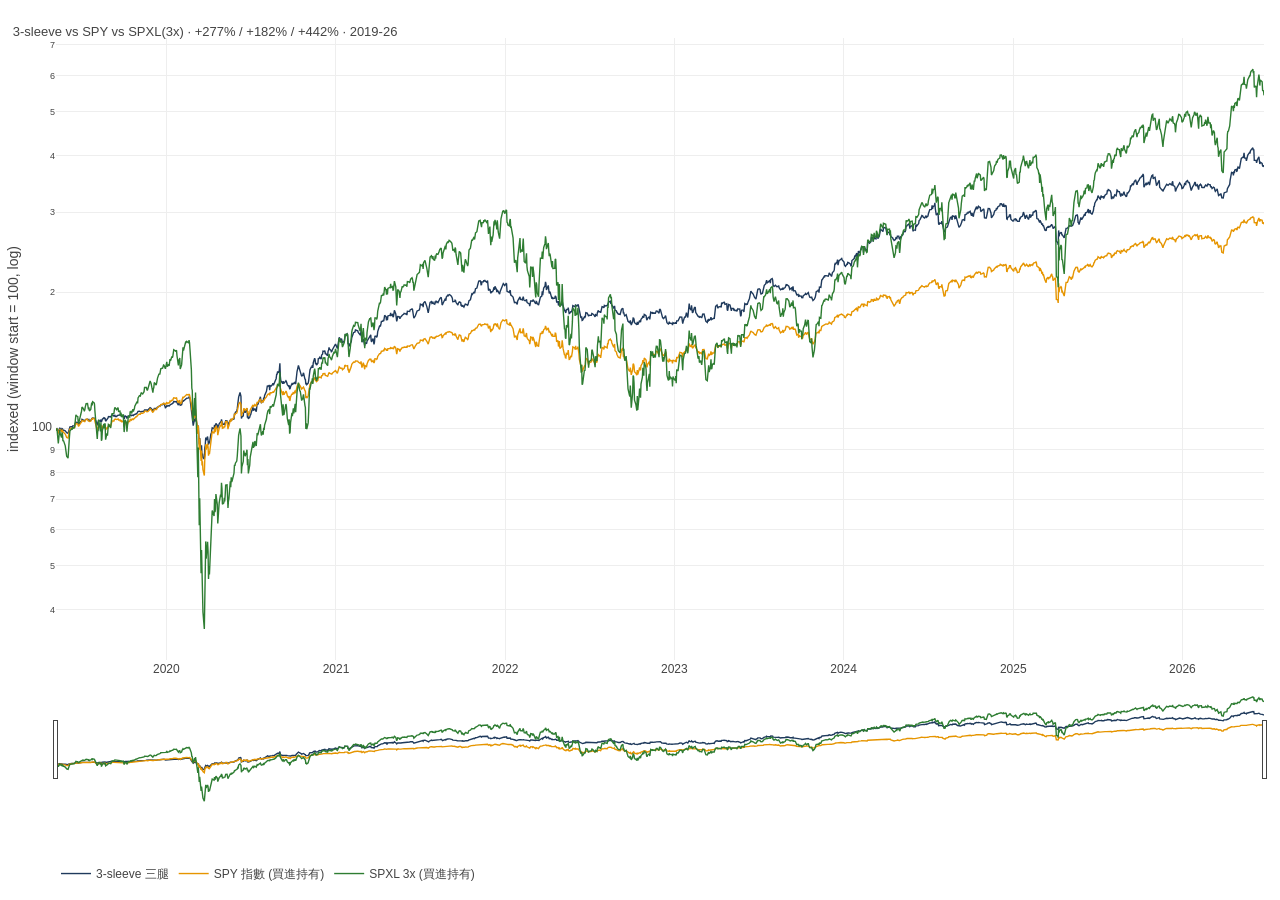
<file: lab/equity.html>
<!doctype html><html lang="zh-Hant"><head><meta charset="utf-8">
<meta name="robots" content="noindex,nofollow">
<meta name="viewport" content="width=device-width,initial-scale=1">
<title>3-sleeve vs SPY vs SPXL(3x) · +277% / +182% / +442% · 2019-26</title>
<script src="https://cdn.plot.ly/plotly-2.35.2.min.js"></script>
<style>html,body{margin:0;height:100%}#c{width:100%;height:100vh}</style></head>
<body><div id="c"></div><script>
var DATA=[{"x": ["2019-05-08", "2019-05-09", "2019-05-10", "2019-05-13", "2019-05-14", "2019-05-15", "2019-05-16", "2019-05-17", "2019-05-20", "2019-05-21", "2019-05-22", "2019-05-23", "2019-05-24", "2019-05-28", "2019-05-29", "2019-05-30", "2019-05-31", "2019-06-03", "2019-06-04", "2019-06-05", "2019-06-06", "2019-06-07", "2019-06-10", "2019-06-11", "2019-06-12", "2019-06-13", "2019-06-14", "2019-06-17", "2019-06-18", "2019-06-19", "2019-06-20", "2019-06-21", "2019-06-24", "2019-06-25", "2019-06-26", "2019-06-27", "2019-06-28", "2019-07-01", "2019-07-02", "2019-07-03", "2019-07-05", "2019-07-08", "2019-07-09", "2019-07-10", "2019-07-11", "2019-07-12", "2019-07-15", "2019-07-16", "2019-07-17", "2019-07-18", "2019-07-19", "2019-07-22", "2019-07-23", "2019-07-24", "2019-07-25", "2019-07-26", "2019-07-29", "2019-07-30", "2019-07-31", "2019-08-01", "2019-08-02", "2019-08-05", "2019-08-06", "2019-08-07", "2019-08-08", "2019-08-09", "2019-08-12", "2019-08-13", "2019-08-14", "2019-08-15", "2019-08-16", "2019-08-19", "2019-08-20", "2019-08-21", "2019-08-22", "2019-08-23", "2019-08-26", "2019-08-27", "2019-08-28", "2019-08-29", "2019-08-30", "2019-09-03", "2019-09-04", "2019-09-05", "2019-09-06", "2019-09-09", "2019-09-10", "2019-09-11", "2019-09-12", "2019-09-13", "2019-09-16", "2019-09-17", "2019-09-18", "2019-09-19", "2019-09-20", "2019-09-23", "2019-09-24", "2019-09-25", "2019-09-26", "2019-09-27", "2019-09-30", "2019-10-01", "2019-10-02", "2019-10-03", "2019-10-04", "2019-10-07", "2019-10-08", "2019-10-09", "2019-10-10", "2019-10-11", "2019-10-14", "2019-10-15", "2019-10-16", "2019-10-17", "2019-10-18", "2019-10-21", "2019-10-22", "2019-10-23", "2019-10-24", "2019-10-25", "2019-10-28", "2019-10-29", "2019-10-30", "2019-10-31", "2019-11-01", "2019-11-04", "2019-11-05", "2019-11-06", "2019-11-07", "2019-11-08", "2019-11-11", "2019-11-12", "2019-11-13", "2019-11-14", "2019-11-15", "2019-11-18", "2019-11-19", "2019-11-20", "2019-11-21", "2019-11-22", "2019-11-25", "2019-11-26", "2019-11-27", "2019-11-29", "2019-12-02", "2019-12-03", "2019-12-04", "2019-12-05", "2019-12-06", "2019-12-09", "2019-12-10", "2019-12-11", "2019-12-12", "2019-12-13", "2019-12-16", "2019-12-17", "2019-12-18", "2019-12-19", "2019-12-20", "2019-12-23", "2019-12-24", "2019-12-26", "2019-12-27", "2019-12-30", "2019-12-31", "2020-01-02", "2020-01-03", "2020-01-06", "2020-01-07", "2020-01-08", "2020-01-09", "2020-01-10", "2020-01-13", "2020-01-14", "2020-01-15", "2020-01-16", "2020-01-17", "2020-01-21", "2020-01-22", "2020-01-23", "2020-01-24", "2020-01-27", "2020-01-28", "2020-01-29", "2020-01-30", "2020-01-31", "2020-02-03", "2020-02-04", "2020-02-05", "2020-02-06", "2020-02-07", "2020-02-10", "2020-02-11", "2020-02-12", "2020-02-13", "2020-02-14", "2020-02-18", "2020-02-19", "2020-02-20", "2020-02-21", "2020-02-24", "2020-02-25", "2020-02-26", "2020-02-27", "2020-02-28", "2020-03-02", "2020-03-03", "2020-03-04", "2020-03-05", "2020-03-06", "2020-03-09", "2020-03-10", "2020-03-11", "2020-03-12", "2020-03-13", "2020-03-16", "2020-03-17", "2020-03-18", "2020-03-19", "2020-03-20", "2020-03-23", "2020-03-24", "2020-03-25", "2020-03-26", "2020-03-27", "2020-03-30", "2020-03-31", "2020-04-01", "2020-04-02", "2020-04-03", "2020-04-06", "2020-04-07", "2020-04-08", "2020-04-09", "2020-04-13", "2020-04-14", "2020-04-15", "2020-04-16", "2020-04-17", "2020-04-20", "2020-04-21", "2020-04-22", "2020-04-23", "2020-04-24", "2020-04-27", "2020-04-28", "2020-04-29", "2020-04-30", "2020-05-01", "2020-05-04", "2020-05-05", "2020-05-06", "2020-05-07", "2020-05-08", "2020-05-11", "2020-05-12", "2020-05-13", "2020-05-14", "2020-05-15", "2020-05-18", "2020-05-19", "2020-05-20", "2020-05-21", "2020-05-22", "2020-05-26", "2020-05-27", "2020-05-28", "2020-05-29", "2020-06-01", "2020-06-02", "2020-06-03", "2020-06-04", "2020-06-05", "2020-06-08", "2020-06-09", "2020-06-10", "2020-06-11", "2020-06-12", "2020-06-15", "2020-06-16", "2020-06-17", "2020-06-18", "2020-06-19", "2020-06-22", "2020-06-23", "2020-06-24", "2020-06-25", "2020-06-26", "2020-06-29", "2020-06-30", "2020-07-01", "2020-07-02", "2020-07-06", "2020-07-07", "2020-07-08", "2020-07-09", "2020-07-10", "2020-07-13", "2020-07-14", "2020-07-15", "2020-07-16", "2020-07-17", "2020-07-20", "2020-07-21", "2020-07-22", "2020-07-23", "2020-07-24", "2020-07-27", "2020-07-28", "2020-07-29", "2020-07-30", "2020-07-31", "2020-08-03", "2020-08-04", "2020-08-05", "2020-08-06", "2020-08-07", "2020-08-10", "2020-08-11", "2020-08-12", "2020-08-13", "2020-08-14", "2020-08-17", "2020-08-18", "2020-08-19", "2020-08-20", "2020-08-21", "2020-08-24", "2020-08-25", "2020-08-26", "2020-08-27", "2020-08-28", "2020-08-31", "2020-09-01", "2020-09-02", "2020-09-03", "2020-09-04", "2020-09-08", "2020-09-09", "2020-09-10", "2020-09-11", "2020-09-14", "2020-09-15", "2020-09-16", "2020-09-17", "2020-09-18", "2020-09-21", "2020-09-22", "2020-09-23", "2020-09-24", "2020-09-25", "2020-09-28", "2020-09-29", "2020-09-30", "2020-10-01", "2020-10-02", "2020-10-05", "2020-10-06", "2020-10-07", "2020-10-08", "2020-10-09", "2020-10-12", "2020-10-13", "2020-10-14", "2020-10-15", "2020-10-16", "2020-10-19", "2020-10-20", "2020-10-21", "2020-10-22", "2020-10-23", "2020-10-26", "2020-10-27", "2020-10-28", "2020-10-29", "2020-10-30", "2020-11-02", "2020-11-03", "2020-11-04", "2020-11-05", "2020-11-06", "2020-11-09", "2020-11-10", "2020-11-11", "2020-11-12", "2020-11-13", "2020-11-16", "2020-11-17", "2020-11-18", "2020-11-19", "2020-11-20", "2020-11-23", "2020-11-24", "2020-11-25", "2020-11-27", "2020-11-30", "2020-12-01", "2020-12-02", "2020-12-03", "2020-12-04", "2020-12-07", "2020-12-08", "2020-12-09", "2020-12-10", "2020-12-11", "2020-12-14", "2020-12-15", "2020-12-16", "2020-12-17", "2020-12-18", "2020-12-21", "2020-12-22", "2020-12-23", "2020-12-24", "2020-12-28", "2020-12-29", "2020-12-30", "2020-12-31", "2021-01-04", "2021-01-05", "2021-01-06", "2021-01-07", "2021-01-08", "2021-01-11", "2021-01-12", "2021-01-13", "2021-01-14", "2021-01-15", "2021-01-19", "2021-01-20", "2021-01-21", "2021-01-22", "2021-01-25", "2021-01-26", "2021-01-27", "2021-01-28", "2021-01-29", "2021-02-01", "2021-02-02", "2021-02-03", "2021-02-04", "2021-02-05", "2021-02-08", "2021-02-09", "2021-02-10", "2021-02-11", "2021-02-12", "2021-02-16", "2021-02-17", "2021-02-18", "2021-02-19", "2021-02-22", "2021-02-23", "2021-02-24", "2021-02-25", "2021-02-26", "2021-03-01", "2021-03-02", "2021-03-03", "2021-03-04", "2021-03-05", "2021-03-08", "2021-03-09", "2021-03-10", "2021-03-11", "2021-03-12", "2021-03-15", "2021-03-16", "2021-03-17", "2021-03-18", "2021-03-19", "2021-03-22", "2021-03-23", "2021-03-24", "2021-03-25", "2021-03-26", "2021-03-29", "2021-03-30", "2021-03-31", "2021-04-01", "2021-04-05", "2021-04-06", "2021-04-07", "2021-04-08", "2021-04-09", "2021-04-12", "2021-04-13", "2021-04-14", "2021-04-15", "2021-04-16", "2021-04-19", "2021-04-20", "2021-04-21", "2021-04-22", "2021-04-23", "2021-04-26", "2021-04-27", "2021-04-28", "2021-04-29", "2021-04-30", "2021-05-03", "2021-05-04", "2021-05-05", "2021-05-06", "2021-05-07", "2021-05-10", "2021-05-11", "2021-05-12", "2021-05-13", "2021-05-14", "2021-05-17", "2021-05-18", "2021-05-19", "2021-05-20", "2021-05-21", "2021-05-24", "2021-05-25", "2021-05-26", "2021-05-27", "2021-05-28", "2021-06-01", "2021-06-02", "2021-06-03", "2021-06-04", "2021-06-07", "2021-06-08", "2021-06-09", "2021-06-10", "2021-06-11", "2021-06-14", "2021-06-15", "2021-06-16", "2021-06-17", "2021-06-18", "2021-06-21", "2021-06-22", "2021-06-23", "2021-06-24", "2021-06-25", "2021-06-28", "2021-06-29", "2021-06-30", "2021-07-01", "2021-07-02", "2021-07-06", "2021-07-07", "2021-07-08", "2021-07-09", "2021-07-12", "2021-07-13", "2021-07-14", "2021-07-15", "2021-07-16", "2021-07-19", "2021-07-20", "2021-07-21", "2021-07-22", "2021-07-23", "2021-07-26", "2021-07-27", "2021-07-28", "2021-07-29", "2021-07-30", "2021-08-02", "2021-08-03", "2021-08-04", "2021-08-05", "2021-08-06", "2021-08-09", "2021-08-10", "2021-08-11", "2021-08-12", "2021-08-13", "2021-08-16", "2021-08-17", "2021-08-18", "2021-08-19", "2021-08-20", "2021-08-23", "2021-08-24", "2021-08-25", "2021-08-26", "2021-08-27", "2021-08-30", "2021-08-31", "2021-09-01", "2021-09-02", "2021-09-03", "2021-09-07", "2021-09-08", "2021-09-09", "2021-09-10", "2021-09-13", "2021-09-14", "2021-09-15", "2021-09-16", "2021-09-17", "2021-09-20", "2021-09-21", "2021-09-22", "2021-09-23", "2021-09-24", "2021-09-27", "2021-09-28", "2021-09-29", "2021-09-30", "2021-10-01", "2021-10-04", "2021-10-05", "2021-10-06", "2021-10-07", "2021-10-08", "2021-10-11", "2021-10-12", "2021-10-13", "2021-10-14", "2021-10-15", "2021-10-18", "2021-10-19", "2021-10-20", "2021-10-21", "2021-10-22", "2021-10-25", "2021-10-26", "2021-10-27", "2021-10-28", "2021-10-29", "2021-11-01", "2021-11-02", "2021-11-03", "2021-11-04", "2021-11-05", "2021-11-08", "2021-11-09", "2021-11-10", "2021-11-11", "2021-11-12", "2021-11-15", "2021-11-16", "2021-11-17", "2021-11-18", "2021-11-19", "2021-11-22", "2021-11-23", "2021-11-24", "2021-11-26", "2021-11-29", "2021-11-30", "2021-12-01", "2021-12-02", "2021-12-03", "2021-12-06", "2021-12-07", "2021-12-08", "2021-12-09", "2021-12-10", "2021-12-13", "2021-12-14", "2021-12-15", "2021-12-16", "2021-12-17", "2021-12-20", "2021-12-21", "2021-12-22", "2021-12-23", "2021-12-27", "2021-12-28", "2021-12-29", "2021-12-30", "2021-12-31", "2022-01-03", "2022-01-04", "2022-01-05", "2022-01-06", "2022-01-07", "2022-01-10", "2022-01-11", "2022-01-12", "2022-01-13", "2022-01-14", "2022-01-18", "2022-01-19", "2022-01-20", "2022-01-21", "2022-01-24", "2022-01-25", "2022-01-26", "2022-01-27", "2022-01-28", "2022-01-31", "2022-02-01", "2022-02-02", "2022-02-03", "2022-02-04", "2022-02-07", "2022-02-08", "2022-02-09", "2022-02-10", "2022-02-11", "2022-02-14", "2022-02-15", "2022-02-16", "2022-02-17", "2022-02-18", "2022-02-22", "2022-02-23", "2022-02-24", "2022-02-25", "2022-02-28", "2022-03-01", "2022-03-02", "2022-03-03", "2022-03-04", "2022-03-07", "2022-03-08", "2022-03-09", "2022-03-10", "2022-03-11", "2022-03-14", "2022-03-15", "2022-03-16", "2022-03-17", "2022-03-18", "2022-03-21", "2022-03-22", "2022-03-23", "2022-03-24", "2022-03-25", "2022-03-28", "2022-03-29", "2022-03-30", "2022-03-31", "2022-04-01", "2022-04-04", "2022-04-05", "2022-04-06", "2022-04-07", "2022-04-08", "2022-04-11", "2022-04-12", "2022-04-13", "2022-04-14", "2022-04-18", "2022-04-19", "2022-04-20", "2022-04-21", "2022-04-22", "2022-04-25", "2022-04-26", "2022-04-27", "2022-04-28", "2022-04-29", "2022-05-02", "2022-05-03", "2022-05-04", "2022-05-05", "2022-05-06", "2022-05-09", "2022-05-10", "2022-05-11", "2022-05-12", "2022-05-13", "2022-05-16", "2022-05-17", "2022-05-18", "2022-05-19", "2022-05-20", "2022-05-23", "2022-05-24", "2022-05-25", "2022-05-26", "2022-05-27", "2022-05-31", "2022-06-01", "2022-06-02", "2022-06-03", "2022-06-06", "2022-06-07", "2022-06-08", "2022-06-09", "2022-06-10", "2022-06-13", "2022-06-14", "2022-06-15", "2022-06-16", "2022-06-17", "2022-06-21", "2022-06-22", "2022-06-23", "2022-06-24", "2022-06-27", "2022-06-28", "2022-06-29", "2022-06-30", "2022-07-01", "2022-07-05", "2022-07-06", "2022-07-07", "2022-07-08", "2022-07-11", "2022-07-12", "2022-07-13", "2022-07-14", "2022-07-15", "2022-07-18", "2022-07-19", "2022-07-20", "2022-07-21", "2022-07-22", "2022-07-25", "2022-07-26", "2022-07-27", "2022-07-28", "2022-07-29", "2022-08-01", "2022-08-02", "2022-08-03", "2022-08-04", "2022-08-05", "2022-08-08", "2022-08-09", "2022-08-10", "2022-08-11", "2022-08-12", "2022-08-15", "2022-08-16", "2022-08-17", "2022-08-18", "2022-08-19", "2022-08-22", "2022-08-23", "2022-08-24", "2022-08-25", "2022-08-26", "2022-08-29", "2022-08-30", "2022-08-31", "2022-09-01", "2022-09-02", "2022-09-06", "2022-09-07", "2022-09-08", "2022-09-09", "2022-09-12", "2022-09-13", "2022-09-14", "2022-09-15", "2022-09-16", "2022-09-19", "2022-09-20", "2022-09-21", "2022-09-22", "2022-09-23", "2022-09-26", "2022-09-27", "2022-09-28", "2022-09-29", "2022-09-30", "2022-10-03", "2022-10-04", "2022-10-05", "2022-10-06", "2022-10-07", "2022-10-10", "2022-10-11", "2022-10-12", "2022-10-13", "2022-10-14", "2022-10-17", "2022-10-18", "2022-10-19", "2022-10-20", "2022-10-21", "2022-10-24", "2022-10-25", "2022-10-26", "2022-10-27", "2022-10-28", "2022-10-31", "2022-11-01", "2022-11-02", "2022-11-03", "2022-11-04", "2022-11-07", "2022-11-08", "2022-11-09", "2022-11-10", "2022-11-11", "2022-11-14", "2022-11-15", "2022-11-16", "2022-11-17", "2022-11-18", "2022-11-21", "2022-11-22", "2022-11-23", "2022-11-25", "2022-11-28", "2022-11-29", "2022-11-30", "2022-12-01", "2022-12-02", "2022-12-05", "2022-12-06", "2022-12-07", "2022-12-08", "2022-12-09", "2022-12-12", "2022-12-13", "2022-12-14", "2022-12-15", "2022-12-16", "2022-12-19", "2022-12-20", "2022-12-21", "2022-12-22", "2022-12-23", "2022-12-27", "2022-12-28", "2022-12-29", "2022-12-30", "2023-01-03", "2023-01-04", "2023-01-05", "2023-01-06", "2023-01-09", "2023-01-10", "2023-01-11", "2023-01-12", "2023-01-13", "2023-01-17", "2023-01-18", "2023-01-19", "2023-01-20", "2023-01-23", "2023-01-24", "2023-01-25", "2023-01-26", "2023-01-27", "2023-01-30", "2023-01-31", "2023-02-01", "2023-02-02", "2023-02-03", "2023-02-06", "2023-02-07", "2023-02-08", "2023-02-09", "2023-02-10", "2023-02-13", "2023-02-14", "2023-02-15", "2023-02-16", "2023-02-17", "2023-02-21", "2023-02-22", "2023-02-23", "2023-02-24", "2023-02-27", "2023-02-28", "2023-03-01", "2023-03-02", "2023-03-03", "2023-03-06", "2023-03-07", "2023-03-08", "2023-03-09", "2023-03-10", "2023-03-13", "2023-03-14", "2023-03-15", "2023-03-16", "2023-03-17", "2023-03-20", "2023-03-21", "2023-03-22", "2023-03-23", "2023-03-24", "2023-03-27", "2023-03-28", "2023-03-29", "2023-03-30", "2023-03-31", "2023-04-03", "2023-04-04", "2023-04-05", "2023-04-06", "2023-04-10", "2023-04-11", "2023-04-12", "2023-04-13", "2023-04-14", "2023-04-17", "2023-04-18", "2023-04-19", "2023-04-20", "2023-04-21", "2023-04-24", "2023-04-25", "2023-04-26", "2023-04-27", "2023-04-28", "2023-05-01", "2023-05-02", "2023-05-03", "2023-05-04", "2023-05-05", "2023-05-08", "2023-05-09", "2023-05-10", "2023-05-11", "2023-05-12", "2023-05-15", "2023-05-16", "2023-05-17", "2023-05-18", "2023-05-19", "2023-05-22", "2023-05-23", "2023-05-24", "2023-05-25", "2023-05-26", "2023-05-30", "2023-05-31", "2023-06-01", "2023-06-02", "2023-06-05", "2023-06-06", "2023-06-07", "2023-06-08", "2023-06-09", "2023-06-12", "2023-06-13", "2023-06-14", "2023-06-15", "2023-06-16", "2023-06-20", "2023-06-21", "2023-06-22", "2023-06-23", "2023-06-26", "2023-06-27", "2023-06-28", "2023-06-29", "2023-06-30", "2023-07-03", "2023-07-05", "2023-07-06", "2023-07-07", "2023-07-10", "2023-07-11", "2023-07-12", "2023-07-13", "2023-07-14", "2023-07-17", "2023-07-18", "2023-07-19", "2023-07-20", "2023-07-21", "2023-07-24", "2023-07-25", "2023-07-26", "2023-07-27", "2023-07-28", "2023-07-31", "2023-08-01", "2023-08-02", "2023-08-03", "2023-08-04", "2023-08-07", "2023-08-08", "2023-08-09", "2023-08-10", "2023-08-11", "2023-08-14", "2023-08-15", "2023-08-16", "2023-08-17", "2023-08-18", "2023-08-21", "2023-08-22", "2023-08-23", "2023-08-24", "2023-08-25", "2023-08-28", "2023-08-29", "2023-08-30", "2023-08-31", "2023-09-01", "2023-09-05", "2023-09-06", "2023-09-07", "2023-09-08", "2023-09-11", "2023-09-12", "2023-09-13", "2023-09-14", "2023-09-15", "2023-09-18", "2023-09-19", "2023-09-20", "2023-09-21", "2023-09-22", "2023-09-25", "2023-09-26", "2023-09-27", "2023-09-28", "2023-09-29", "2023-10-02", "2023-10-03", "2023-10-04", "2023-10-05", "2023-10-06", "2023-10-09", "2023-10-10", "2023-10-11", "2023-10-12", "2023-10-13", "2023-10-16", "2023-10-17", "2023-10-18", "2023-10-19", "2023-10-20", "2023-10-23", "2023-10-24", "2023-10-25", "2023-10-26", "2023-10-27", "2023-10-30", "2023-10-31", "2023-11-01", "2023-11-02", "2023-11-03", "2023-11-06", "2023-11-07", "2023-11-08", "2023-11-09", "2023-11-10", "2023-11-13", "2023-11-14", "2023-11-15", "2023-11-16", "2023-11-17", "2023-11-20", "2023-11-21", "2023-11-22", "2023-11-24", "2023-11-27", "2023-11-28", "2023-11-29", "2023-11-30", "2023-12-01", "2023-12-04", "2023-12-05", "2023-12-06", "2023-12-07", "2023-12-08", "2023-12-11", "2023-12-12", "2023-12-13", "2023-12-14", "2023-12-15", "2023-12-18", "2023-12-19", "2023-12-20", "2023-12-21", "2023-12-22", "2023-12-26", "2023-12-27", "2023-12-28", "2023-12-29", "2024-01-02", "2024-01-03", "2024-01-04", "2024-01-05", "2024-01-08", "2024-01-09", "2024-01-10", "2024-01-11", "2024-01-12", "2024-01-16", "2024-01-17", "2024-01-18", "2024-01-19", "2024-01-22", "2024-01-23", "2024-01-24", "2024-01-25", "2024-01-26", "2024-01-29", "2024-01-30", "2024-01-31", "2024-02-01", "2024-02-02", "2024-02-05", "2024-02-06", "2024-02-07", "2024-02-08", "2024-02-09", "2024-02-12", "2024-02-13", "2024-02-14", "2024-02-15", "2024-02-16", "2024-02-20", "2024-02-21", "2024-02-22", "2024-02-23", "2024-02-26", "2024-02-27", "2024-02-28", "2024-02-29", "2024-03-01", "2024-03-04", "2024-03-05", "2024-03-06", "2024-03-07", "2024-03-08", "2024-03-11", "2024-03-12", "2024-03-13", "2024-03-14", "2024-03-15", "2024-03-18", "2024-03-19", "2024-03-20", "2024-03-21", "2024-03-22", "2024-03-25", "2024-03-26", "2024-03-27", "2024-03-28", "2024-04-01", "2024-04-02", "2024-04-03", "2024-04-04", "2024-04-05", "2024-04-08", "2024-04-09", "2024-04-10", "2024-04-11", "2024-04-12", "2024-04-15", "2024-04-16", "2024-04-17", "2024-04-18", "2024-04-19", "2024-04-22", "2024-04-23", "2024-04-24", "2024-04-25", "2024-04-26", "2024-04-29", "2024-04-30", "2024-05-01", "2024-05-02", "2024-05-03", "2024-05-06", "2024-05-07", "2024-05-08", "2024-05-09", "2024-05-10", "2024-05-13", "2024-05-14", "2024-05-15", "2024-05-16", "2024-05-17", "2024-05-20", "2024-05-21", "2024-05-22", "2024-05-23", "2024-05-24", "2024-05-28", "2024-05-29", "2024-05-30", "2024-05-31", "2024-06-03", "2024-06-04", "2024-06-05", "2024-06-06", "2024-06-07", "2024-06-10", "2024-06-11", "2024-06-12", "2024-06-13", "2024-06-14", "2024-06-17", "2024-06-18", "2024-06-20", "2024-06-21", "2024-06-24", "2024-06-25", "2024-06-26", "2024-06-27", "2024-06-28", "2024-07-01", "2024-07-02", "2024-07-03", "2024-07-05", "2024-07-08", "2024-07-09", "2024-07-10", "2024-07-11", "2024-07-12", "2024-07-15", "2024-07-16", "2024-07-17", "2024-07-18", "2024-07-19", "2024-07-22", "2024-07-23", "2024-07-24", "2024-07-25", "2024-07-26", "2024-07-29", "2024-07-30", "2024-07-31", "2024-08-01", "2024-08-02", "2024-08-05", "2024-08-06", "2024-08-07", "2024-08-08", "2024-08-09", "2024-08-12", "2024-08-13", "2024-08-14", "2024-08-15", "2024-08-16", "2024-08-19", "2024-08-20", "2024-08-21", "2024-08-22", "2024-08-23", "2024-08-26", "2024-08-27", "2024-08-28", "2024-08-29", "2024-08-30", "2024-09-03", "2024-09-04", "2024-09-05", "2024-09-06", "2024-09-09", "2024-09-10", "2024-09-11", "2024-09-12", "2024-09-13", "2024-09-16", "2024-09-17", "2024-09-18", "2024-09-19", "2024-09-20", "2024-09-23", "2024-09-24", "2024-09-25", "2024-09-26", "2024-09-27", "2024-09-30", "2024-10-01", "2024-10-02", "2024-10-03", "2024-10-04", "2024-10-07", "2024-10-08", "2024-10-09", "2024-10-10", "2024-10-11", "2024-10-14", "2024-10-15", "2024-10-16", "2024-10-17", "2024-10-18", "2024-10-21", "2024-10-22", "2024-10-23", "2024-10-24", "2024-10-25", "2024-10-28", "2024-10-29", "2024-10-30", "2024-10-31", "2024-11-01", "2024-11-04", "2024-11-05", "2024-11-06", "2024-11-07", "2024-11-08", "2024-11-11", "2024-11-12", "2024-11-13", "2024-11-14", "2024-11-15", "2024-11-18", "2024-11-19", "2024-11-20", "2024-11-21", "2024-11-22", "2024-11-25", "2024-11-26", "2024-11-27", "2024-11-29", "2024-12-02", "2024-12-03", "2024-12-04", "2024-12-05", "2024-12-06", "2024-12-09", "2024-12-10", "2024-12-11", "2024-12-12", "2024-12-13", "2024-12-16", "2024-12-17", "2024-12-18", "2024-12-19", "2024-12-20", "2024-12-23", "2024-12-24", "2024-12-26", "2024-12-27", "2024-12-30", "2024-12-31", "2025-01-02", "2025-01-03", "2025-01-06", "2025-01-07", "2025-01-08", "2025-01-10", "2025-01-13", "2025-01-14", "2025-01-15", "2025-01-16", "2025-01-17", "2025-01-21", "2025-01-22", "2025-01-23", "2025-01-24", "2025-01-27", "2025-01-28", "2025-01-29", "2025-01-30", "2025-01-31", "2025-02-03", "2025-02-04", "2025-02-05", "2025-02-06", "2025-02-07", "2025-02-10", "2025-02-11", "2025-02-12", "2025-02-13", "2025-02-14", "2025-02-18", "2025-02-19", "2025-02-20", "2025-02-21", "2025-02-24", "2025-02-25", "2025-02-26", "2025-02-27", "2025-02-28", "2025-03-03", "2025-03-04", "2025-03-05", "2025-03-06", "2025-03-07", "2025-03-10", "2025-03-11", "2025-03-12", "2025-03-13", "2025-03-14", "2025-03-17", "2025-03-18", "2025-03-19", "2025-03-20", "2025-03-21", "2025-03-24", "2025-03-25", "2025-03-26", "2025-03-27", "2025-03-28", "2025-03-31", "2025-04-01", "2025-04-02", "2025-04-03", "2025-04-04", "2025-04-07", "2025-04-08", "2025-04-09", "2025-04-10", "2025-04-11", "2025-04-14", "2025-04-15", "2025-04-16", "2025-04-17", "2025-04-21", "2025-04-22", "2025-04-23", "2025-04-24", "2025-04-25", "2025-04-28", "2025-04-29", "2025-04-30", "2025-05-01", "2025-05-02", "2025-05-05", "2025-05-06", "2025-05-07", "2025-05-08", "2025-05-09", "2025-05-12", "2025-05-13", "2025-05-14", "2025-05-15", "2025-05-16", "2025-05-19", "2025-05-20", "2025-05-21", "2025-05-22", "2025-05-23", "2025-05-27", "2025-05-28", "2025-05-29", "2025-05-30", "2025-06-02", "2025-06-03", "2025-06-04", "2025-06-05", "2025-06-06", "2025-06-09", "2025-06-10", "2025-06-11", "2025-06-12", "2025-06-13", "2025-06-16", "2025-06-17", "2025-06-18", "2025-06-20", "2025-06-23", "2025-06-24", "2025-06-25", "2025-06-26", "2025-06-27", "2025-06-30", "2025-07-01", "2025-07-02", "2025-07-03", "2025-07-07", "2025-07-08", "2025-07-09", "2025-07-10", "2025-07-11", "2025-07-14", "2025-07-15", "2025-07-16", "2025-07-17", "2025-07-18", "2025-07-21", "2025-07-22", "2025-07-23", "2025-07-24", "2025-07-25", "2025-07-28", "2025-07-29", "2025-07-30", "2025-07-31", "2025-08-01", "2025-08-04", "2025-08-05", "2025-08-06", "2025-08-07", "2025-08-08", "2025-08-11", "2025-08-12", "2025-08-13", "2025-08-14", "2025-08-15", "2025-08-18", "2025-08-19", "2025-08-20", "2025-08-21", "2025-08-22", "2025-08-25", "2025-08-26", "2025-08-27", "2025-08-28", "2025-08-29", "2025-09-02", "2025-09-03", "2025-09-04", "2025-09-05", "2025-09-08", "2025-09-09", "2025-09-10", "2025-09-11", "2025-09-12", "2025-09-15", "2025-09-16", "2025-09-17", "2025-09-18", "2025-09-19", "2025-09-22", "2025-09-23", "2025-09-24", "2025-09-25", "2025-09-26", "2025-09-29", "2025-09-30", "2025-10-01", "2025-10-02", "2025-10-03", "2025-10-06", "2025-10-07", "2025-10-08", "2025-10-09", "2025-10-10", "2025-10-13", "2025-10-14", "2025-10-15", "2025-10-16", "2025-10-17", "2025-10-20", "2025-10-21", "2025-10-22", "2025-10-23", "2025-10-24", "2025-10-27", "2025-10-28", "2025-10-29", "2025-10-30", "2025-10-31", "2025-11-03", "2025-11-04", "2025-11-05", "2025-11-06", "2025-11-07", "2025-11-10", "2025-11-11", "2025-11-12", "2025-11-13", "2025-11-14", "2025-11-17", "2025-11-18", "2025-11-19", "2025-11-20", "2025-11-21", "2025-11-24", "2025-11-25", "2025-11-26", "2025-11-28", "2025-12-01", "2025-12-02", "2025-12-03", "2025-12-04", "2025-12-05", "2025-12-08", "2025-12-09", "2025-12-10", "2025-12-11", "2025-12-12", "2025-12-15", "2025-12-16", "2025-12-17", "2025-12-18", "2025-12-19", "2025-12-22", "2025-12-23", "2025-12-24", "2025-12-26", "2025-12-29", "2025-12-30", "2025-12-31", "2026-01-02", "2026-01-05", "2026-01-06", "2026-01-07", "2026-01-08", "2026-01-09", "2026-01-12", "2026-01-13", "2026-01-14", "2026-01-15", "2026-01-16", "2026-01-20", "2026-01-21", "2026-01-22", "2026-01-23", "2026-01-26", "2026-01-27", "2026-01-28", "2026-01-29", "2026-01-30", "2026-02-02", "2026-02-03", "2026-02-04", "2026-02-05", "2026-02-06", "2026-02-09", "2026-02-10", "2026-02-11", "2026-02-12", "2026-02-13", "2026-02-17", "2026-02-18", "2026-02-19", "2026-02-20", "2026-02-23", "2026-02-24", "2026-02-25", "2026-02-26", "2026-02-27", "2026-03-02", "2026-03-03", "2026-03-04", "2026-03-05", "2026-03-06", "2026-03-09", "2026-03-10", "2026-03-11", "2026-03-12", "2026-03-13", "2026-03-16", "2026-03-17", "2026-03-18", "2026-03-19", "2026-03-20", "2026-03-23", "2026-03-24", "2026-03-25", "2026-03-26", "2026-03-27", "2026-03-30", "2026-03-31", "2026-04-01", "2026-04-02", "2026-04-06", "2026-04-07", "2026-04-08", "2026-04-09", "2026-04-10", "2026-04-13", "2026-04-14", "2026-04-15", "2026-04-16", "2026-04-17", "2026-04-20", "2026-04-21", "2026-04-22", "2026-04-23", "2026-04-24", "2026-04-27", "2026-04-28", "2026-04-29", "2026-04-30", "2026-05-01", "2026-05-04", "2026-05-05", "2026-05-06", "2026-05-07", "2026-05-08", "2026-05-11", "2026-05-12", "2026-05-13", "2026-05-14", "2026-05-15", "2026-05-18", "2026-05-19", "2026-05-20", "2026-05-21", "2026-05-22", "2026-05-26", "2026-05-27", "2026-05-28", "2026-05-29", "2026-06-01", "2026-06-02", "2026-06-03", "2026-06-04", "2026-06-05", "2026-06-08", "2026-06-09", "2026-06-10", "2026-06-11", "2026-06-12", "2026-06-15", "2026-06-16", "2026-06-17", "2026-06-18", "2026-06-22", "2026-06-23", "2026-06-24", "2026-06-25", "2026-06-26"], "y": [100000.0, 99742.72, 100061.16, 98550.1, 99123.33, 99595.15, 100558.21, 100208.57, 99579.39, 100174.43, 99983.92, 99211.99, 99445.91, 99040.13, 98554.09, 98825.69, 98142.83, 97769.68, 99061.8, 99652.83, 100138.39, 101038.58, 101117.29, 101052.59, 100959.09, 101510.98, 101529.27, 101614.34, 102526.26, 102805.51, 103611.49, 103177.96, 103309.16, 102696.62, 102421.65, 102683.01, 103166.65, 103597.95, 104004.87, 104967.69, 104567.75, 104178.46, 104193.78, 104596.39, 104589.89, 104947.15, 104979.79, 104689.12, 104436.15, 104771.83, 104282.47, 104424.04, 104835.72, 105234.21, 104819.09, 105643.24, 105585.27, 105468.77, 104678.57, 104677.79, 104174.05, 101850.9, 102904.28, 103361.5, 104595.72, 104277.24, 103858.65, 104868.6, 103555.25, 104249.11, 105013.24, 105674.77, 105189.48, 105671.21, 105506.47, 103969.55, 104798.11, 104953.64, 105577.71, 106306.26, 106466.46, 106261.74, 107107.12, 107316.01, 107495.58, 106989.99, 106474.59, 107091.57, 107116.03, 106494.63, 106465.83, 106930.87, 106959.29, 107190.98, 107058.97, 107356.59, 106918.53, 107086.52, 107140.75, 106777.58, 107013.25, 106274.28, 105169.3, 105822.23, 106810.07, 106399.87, 105406.22, 105993.87, 106196.95, 106785.82, 106812.18, 107366.36, 107315.16, 107238.29, 106906.61, 107207.45, 107033.52, 107402.62, 107576.76, 107840.82, 107976.76, 107947.56, 108389.48, 108570.46, 109234.86, 109409.7, 108936.24, 109020.8, 109041.96, 109086.61, 108872.07, 109131.29, 109329.45, 109558.92, 110029.92, 110107.28, 110220.54, 110067.57, 109805.25, 110079.46, 110736.85, 110970.83, 111323.56, 111003.03, 109989.97, 109608.52, 110222.51, 110229.43, 110904.8, 110658.37, 110560.07, 110849.28, 111407.66, 111641.16, 112261.11, 112264.4, 112140.05, 112527.72, 112916.42, 113031.12, 113111.09, 113820.8, 113826.69, 111348.38, 111463.82, 112479.98, 112190.24, 112498.99, 112281.06, 112646.15, 113160.37, 113042.75, 113557.67, 113459.5, 113792.28, 114400.56, 114861.3, 114757.83, 114770.96, 114897.39, 114268.54, 112811.32, 113634.79, 113669.12, 114020.21, 112723.1, 113065.01, 114141.7, 114984.27, 115460.74, 115200.05, 116033.55, 116183.56, 116655.29, 116637.4, 116799.53, 116968.43, 117537.54, 117320.21, 116682.71, 109240.22, 106878.14, 106315.93, 102746.98, 101660.85, 105206.52, 103911.32, 107045.16, 104931.19, 104302.02, 99344.42, 101772.5, 97788.1, 92367.63, 95457.29, 89298.72, 91972.93, 87066.99, 88248.74, 86446.66, 85780.57, 90863.9, 92131.22, 95717.67, 94400.59, 96224.52, 94859.22, 92316.43, 93935.52, 92953.66, 97339.78, 97213.88, 99300.3, 100576.62, 100068.96, 102074.87, 100897.92, 101318.08, 102836.65, 101835.57, 100147.57, 101569.34, 101682.59, 102654.22, 103544.04, 103176.98, 104933.85, 103902.45, 102214.73, 102388.21, 102978.0, 102130.36, 103161.04, 104172.87, 104097.62, 102780.21, 101744.23, 102888.38, 103129.02, 104582.57, 104164.88, 105122.97, 104597.84, 104841.52, 105133.95, 108039.89, 107718.36, 108735.4, 109576.41, 110816.37, 112864.4, 112439.74, 117447.09, 120311.44, 118997.02, 118000.44, 105426.16, 106230.0, 106834.07, 110446.3, 109494.44, 109607.08, 108521.12, 110217.71, 111034.56, 105830.68, 106696.79, 105229.62, 106132.54, 107233.15, 107444.65, 108503.99, 111579.12, 109674.18, 110232.2, 109995.86, 110875.5, 109119.43, 111802.34, 113756.41, 113005.34, 113487.3, 115340.69, 115989.89, 117676.49, 115328.65, 113937.49, 115629.83, 114543.79, 117212.85, 116466.4, 118449.49, 119839.59, 120951.68, 122586.06, 124477.75, 124084.8, 124715.53, 121729.21, 124543.84, 124292.71, 124200.3, 125238.74, 126074.07, 124730.53, 125362.46, 126037.64, 128382.47, 129132.93, 131779.49, 131931.03, 133738.27, 132880.61, 135589.29, 139457.45, 130367.4, 127789.37, 125756.56, 127379.34, 126050.37, 126131.01, 127268.71, 127638.19, 127193.38, 126150.26, 125191.62, 124028.27, 124656.63, 122564.48, 122616.33, 123792.3, 125670.44, 125335.3, 125545.97, 126408.37, 125592.78, 126847.78, 125504.84, 129367.59, 131451.47, 133762.85, 137887.79, 136600.14, 134930.49, 134594.7, 134391.06, 130489.74, 131279.47, 130820.17, 132063.31, 132832.27, 128710.57, 128509.41, 125288.43, 126150.99, 125164.1, 126039.8, 127595.27, 129700.32, 134824.34, 134957.51, 137009.24, 136418.65, 138229.14, 136203.26, 139845.41, 143118.07, 142032.95, 138755.09, 139711.55, 138101.12, 139422.5, 143228.52, 142606.48, 143774.94, 142428.05, 145366.35, 145958.89, 146001.72, 148319.21, 148077.92, 148716.3, 146027.59, 146493.21, 145888.48, 144930.31, 148452.76, 148871.11, 151175.27, 150009.98, 148899.98, 147839.4, 147989.92, 149196.07, 151510.99, 151575.35, 152191.59, 153769.84, 150245.41, 152391.27, 153551.57, 157737.81, 159065.59, 156885.43, 157001.27, 158029.88, 156859.13, 154663.53, 156041.5, 161458.79, 161771.72, 160543.13, 161874.8, 161156.88, 153508.52, 154408.21, 151889.28, 153830.26, 155382.32, 155634.13, 158697.22, 160438.16, 162916.47, 163068.5, 163039.36, 163429.52, 165097.25, 164763.0, 164423.03, 163015.98, 162575.81, 160427.13, 160707.83, 164239.68, 156345.26, 155110.13, 157729.22, 155613.88, 154049.37, 152515.61, 154898.8, 153972.87, 155965.97, 156582.65, 158099.31, 158428.59, 160334.29, 160257.15, 161035.9, 156028.22, 155816.75, 158116.28, 155032.81, 153506.96, 155129.15, 159885.88, 160060.46, 159000.81, 160300.24, 163708.08, 168477.44, 168237.43, 168473.21, 170230.51, 172468.23, 172497.06, 173678.81, 172742.6, 176492.39, 177796.34, 176503.67, 173317.31, 176642.84, 173489.81, 177257.51, 177922.23, 177897.67, 177856.5, 180045.78, 177655.64, 178553.08, 176237.46, 176763.83, 179457.26, 182476.66, 179052.17, 175702.01, 172452.0, 173938.69, 176780.57, 176627.56, 175601.6, 174734.35, 176228.46, 176361.74, 177907.97, 177950.8, 178538.41, 178824.79, 179655.18, 178921.25, 179762.41, 178067.17, 181536.32, 181406.18, 181527.57, 181257.52, 182780.88, 183099.81, 183688.03, 183244.51, 180584.98, 179865.88, 175209.83, 177193.34, 178989.79, 178541.78, 180831.33, 181792.14, 182419.8, 182389.87, 182932.83, 185078.29, 188169.35, 187232.26, 188559.15, 185353.83, 189235.93, 190837.09, 189314.29, 190005.57, 188857.05, 185821.88, 180089.38, 182010.46, 185156.29, 186197.83, 189815.2, 190623.48, 188855.93, 189016.14, 190610.38, 188759.96, 188183.44, 190975.19, 188831.65, 190954.62, 190797.23, 189666.82, 190299.01, 191316.94, 192433.7, 193583.94, 194841.86, 191837.34, 187409.61, 187862.59, 189086.28, 192597.36, 193049.71, 193689.64, 191425.36, 195092.54, 196753.78, 195824.8, 197086.9, 197555.14, 197565.98, 196001.98, 195406.62, 194045.07, 190570.86, 191290.21, 190759.23, 191966.71, 191603.01, 189713.97, 187494.28, 187382.64, 188973.03, 190212.62, 190303.59, 189726.33, 186475.15, 186941.52, 185726.09, 187238.13, 185412.11, 186769.69, 187371.88, 188245.46, 188198.86, 187336.92, 187112.66, 188000.35, 190523.8, 191540.91, 192426.56, 195320.75, 196978.53, 198108.01, 197726.82, 199847.61, 200350.1, 198688.09, 202190.39, 203456.62, 204207.33, 205585.16, 207390.34, 209103.46, 211474.65, 211876.65, 211080.98, 207678.52, 207733.77, 210747.0, 210810.46, 212449.1, 211130.71, 212754.16, 211489.52, 210298.6, 211067.59, 212054.36, 201687.89, 203099.96, 201266.98, 198672.62, 200656.33, 199936.38, 201358.08, 204720.03, 205008.55, 202297.99, 205897.35, 202873.61, 199972.93, 202241.25, 201237.86, 199643.9, 197953.06, 200521.8, 201723.04, 202797.94, 208607.56, 208836.49, 208300.22, 207757.2, 206779.7, 208892.54, 208507.06, 200764.85, 200648.85, 200364.12, 199678.38, 201242.03, 201970.69, 196565.48, 196952.71, 195065.6, 193924.85, 192639.04, 189700.59, 190046.1, 188923.97, 188479.43, 187843.67, 191197.15, 193011.25, 193874.46, 195249.92, 192165.8, 193046.12, 192321.38, 193205.35, 195462.71, 192995.88, 191788.95, 191424.14, 192592.05, 192926.34, 190106.96, 189439.8, 188432.07, 186410.83, 188595.01, 191333.13, 191275.09, 190577.76, 192607.72, 192119.29, 191348.99, 188986.75, 188815.56, 190679.84, 190304.92, 188893.56, 187286.3, 189261.88, 191718.22, 193566.92, 194970.57, 196077.19, 200802.23, 197012.61, 202017.15, 203965.6, 206424.97, 210685.85, 208577.03, 202259.99, 203388.11, 206910.18, 202509.65, 198605.62, 200461.35, 199829.98, 193493.18, 193328.87, 195181.81, 193595.22, 194039.68, 196170.87, 195738.97, 194206.33, 190369.65, 190536.82, 187091.13, 187520.26, 191467.71, 186543.27, 187613.74, 187617.67, 191171.06, 186973.01, 186627.94, 182137.45, 182060.16, 180736.9, 180199.83, 183193.58, 183060.3, 184803.49, 180203.49, 179407.26, 179547.15, 181456.0, 180579.57, 181673.04, 184008.96, 186837.92, 185952.33, 185689.04, 188033.3, 186336.25, 186679.32, 187962.09, 187004.96, 184239.32, 180980.29, 176218.44, 175595.39, 176998.65, 173358.64, 173548.05, 176464.85, 176065.96, 176815.33, 180205.35, 179888.2, 177857.61, 178102.72, 176895.82, 177960.99, 177812.75, 177791.47, 179530.67, 179433.16, 178449.18, 177077.84, 176889.24, 176550.45, 178479.99, 177667.49, 180439.77, 181219.06, 182310.75, 181097.25, 181253.16, 180186.86, 182931.66, 184296.87, 185835.18, 185425.15, 184723.61, 187039.68, 186652.85, 186417.21, 186819.24, 186347.56, 188163.47, 188100.15, 190238.39, 190662.86, 190970.18, 188394.98, 189038.7, 187426.28, 184838.38, 184635.41, 184952.08, 186531.53, 182512.23, 181820.89, 180578.49, 179484.13, 180072.58, 179010.03, 178666.22, 180841.3, 181542.05, 183364.35, 184302.27, 179452.14, 179831.63, 178290.81, 177297.87, 178311.22, 177024.44, 175468.84, 174296.09, 172559.98, 171559.45, 171271.17, 173395.01, 171031.1, 169255.2, 172292.88, 175334.54, 175231.87, 174374.46, 171289.66, 170330.69, 169710.98, 169397.33, 172088.57, 169603.84, 172033.71, 173284.62, 172709.28, 171759.06, 174229.77, 175682.15, 177406.07, 176283.92, 175852.57, 178569.64, 177785.84, 177311.08, 174576.28, 173508.39, 175014.62, 175970.06, 176551.04, 174259.33, 180013.12, 180669.94, 179803.55, 180686.94, 179729.76, 179422.37, 179939.74, 179670.15, 181179.71, 181806.13, 181710.97, 179875.54, 179694.98, 183105.94, 183330.32, 182770.39, 176649.64, 175148.23, 175062.79, 175907.29, 175058.58, 176579.97, 177526.0, 175418.25, 172428.33, 171338.53, 170148.01, 170556.35, 172084.83, 170547.99, 171025.64, 170536.5, 169272.26, 171273.29, 171017.82, 170799.27, 171680.57, 170333.97, 172912.02, 172894.73, 173720.31, 175113.11, 175840.38, 176401.28, 176124.56, 170939.54, 170503.62, 172342.17, 176171.36, 176044.59, 176252.57, 179511.57, 180134.02, 175908.53, 180418.57, 184486.97, 188840.21, 184614.25, 182627.37, 187103.62, 183174.43, 180119.68, 180499.47, 184599.68, 184688.17, 185450.45, 180588.84, 179628.63, 177033.47, 176756.91, 177298.75, 176011.26, 176680.79, 176045.23, 175844.78, 176803.0, 178864.06, 179033.67, 176543.09, 176839.62, 174507.53, 172387.51, 171511.09, 173904.69, 172231.06, 174612.93, 173113.99, 174580.26, 176140.39, 173959.83, 174272.57, 174565.41, 175314.43, 174719.07, 179584.33, 181609.13, 186127.96, 187293.52, 185523.21, 184372.48, 185479.08, 186008.93, 186136.18, 185026.62, 189592.74, 188702.31, 189895.77, 190187.18, 190060.03, 188031.81, 188050.44, 188578.4, 182830.89, 182189.62, 184780.77, 187883.46, 187399.68, 183777.3, 182968.25, 181962.0, 184188.48, 184202.8, 182903.48, 183249.69, 182424.33, 182023.64, 182577.4, 181381.16, 182911.16, 183868.06, 183527.83, 183632.28, 179721.55, 176887.69, 177915.53, 182475.82, 182746.74, 180811.84, 184019.23, 188727.74, 187859.86, 188829.39, 187474.79, 189512.52, 190327.93, 193671.83, 195959.63, 196505.18, 201087.1, 200070.81, 198032.62, 196166.47, 197309.11, 194662.05, 193161.79, 197179.8, 197564.74, 198640.16, 202948.01, 203410.92, 202646.94, 199305.02, 198037.2, 198857.52, 201392.77, 204267.28, 207122.35, 207041.23, 208502.98, 211614.21, 212434.93, 209823.53, 209721.51, 211247.78, 212334.18, 212575.88, 209338.47, 213400.85, 214206.88, 212850.4, 207180.75, 206620.28, 205841.69, 207108.77, 206555.82, 205620.4, 205595.11, 205744.83, 206287.32, 204522.74, 203356.55, 202239.58, 202364.83, 203370.5, 202993.73, 204514.27, 202608.25, 203761.44, 204613.44, 206661.17, 207465.45, 207101.57, 207730.81, 206111.21, 203503.18, 202841.57, 203291.53, 204252.66, 202172.15, 202578.27, 205859.95, 201293.98, 201522.85, 201271.54, 199907.35, 197571.15, 197286.12, 197786.55, 195836.58, 195997.63, 196661.26, 196181.6, 195898.13, 194116.12, 194680.21, 194524.5, 196324.07, 197322.29, 198015.08, 198602.14, 197778.05, 197654.84, 199104.88, 199523.47, 197712.24, 196684.87, 194915.74, 194462.28, 195423.22, 193772.42, 192135.62, 191702.69, 192994.19, 193909.95, 195034.99, 197513.21, 200431.9, 201245.8, 202236.84, 202367.48, 199534.55, 205232.96, 204867.8, 211788.06, 212753.98, 213022.18, 213656.63, 216353.79, 215570.77, 217422.65, 217475.53, 216699.55, 217055.42, 216758.12, 218280.5, 220433.63, 218249.71, 217930.68, 216367.38, 218964.23, 220790.18, 222435.77, 224062.97, 230045.92, 231245.44, 230759.05, 233018.33, 235761.7, 229371.38, 233296.97, 234372.6, 236174.3, 237398.88, 237155.61, 235562.59, 232919.17, 229155.63, 227907.83, 227862.63, 230364.7, 229587.02, 232443.12, 231779.2, 232166.71, 230449.47, 227898.07, 229394.22, 234776.06, 235892.07, 237087.4, 237144.87, 239727.89, 239421.71, 243057.63, 242872.42, 235080.86, 241507.39, 246129.91, 243840.01, 245304.13, 249086.19, 249381.28, 251974.8, 251584.12, 244360.42, 248778.68, 252279.48, 249723.64, 246774.62, 247393.63, 257484.84, 258062.32, 256236.19, 257072.03, 256343.2, 258268.36, 263849.36, 263506.41, 258398.96, 261268.56, 266275.22, 262618.87, 261943.01, 267058.52, 266916.06, 265653.45, 262232.76, 265503.68, 268798.54, 273819.52, 275766.12, 274568.64, 273237.01, 271840.84, 276438.65, 277411.6, 277051.13, 273616.93, 274312.0, 267291.58, 270069.92, 270672.35, 271189.33, 266633.46, 268618.92, 265198.44, 263771.63, 263251.74, 261428.02, 261240.51, 259900.37, 260958.15, 263397.93, 263212.55, 262572.35, 265663.42, 265649.12, 262552.69, 261770.32, 262427.54, 264616.76, 267022.91, 267558.8, 267628.14, 270985.65, 271584.39, 271697.94, 273948.9, 280272.58, 279044.25, 280403.22, 281425.46, 282539.32, 280405.97, 275804.53, 279302.15, 280168.12, 275935.35, 272282.92, 273870.87, 274142.38, 273845.9, 280830.14, 280981.7, 279711.5, 281829.16, 283091.19, 287399.25, 288277.53, 288794.46, 293299.21, 294889.76, 294156.04, 292447.41, 291240.24, 293207.38, 293811.35, 294770.21, 292279.22, 294086.29, 297548.68, 300357.54, 303824.14, 303966.18, 304644.52, 310661.37, 305224.86, 308571.23, 310025.46, 314416.77, 304870.83, 300159.64, 295579.79, 297974.68, 296523.36, 282931.61, 281497.2, 284099.79, 284115.45, 283101.73, 286748.55, 283031.67, 278087.77, 271121.05, 272471.28, 271227.12, 276330.08, 277420.14, 278121.01, 281627.27, 282274.98, 286084.12, 287122.75, 292564.27, 291474.14, 293259.71, 288496.61, 294256.68, 293030.54, 293617.74, 290244.99, 290448.87, 295141.27, 283589.14, 282381.87, 281397.92, 277616.69, 280100.02, 281328.18, 283267.78, 285248.18, 288200.0, 289324.21, 289252.05, 286844.61, 296743.96, 295869.0, 297329.15, 299413.18, 297830.39, 300524.95, 299181.62, 301293.06, 296387.87, 296433.71, 294477.31, 298732.65, 293074.05, 297960.65, 301459.67, 300366.98, 303889.24, 308513.26, 304233.16, 306932.19, 306528.44, 308981.55, 307214.29, 306948.35, 300773.73, 302465.9, 301934.34, 303842.57, 305078.57, 303082.17, 291072.37, 291600.01, 291324.92, 293986.62, 297877.16, 303360.82, 305564.48, 305317.11, 302837.72, 302740.24, 298786.15, 291327.81, 294011.2, 296157.09, 296463.51, 299559.47, 301751.12, 303262.93, 306431.54, 304294.3, 308446.5, 309612.75, 309631.89, 313562.47, 312135.28, 313467.09, 310312.13, 308634.59, 313349.67, 309505.35, 308285.66, 310693.53, 308110.72, 289863.09, 289398.09, 292079.01, 293158.53, 295701.39, 295667.79, 289487.17, 287177.94, 286801.44, 286989.34, 289199.93, 290029.69, 287886.08, 288611.5, 286298.04, 286586.51, 286450.79, 290493.86, 290224.04, 292345.64, 293981.65, 297073.32, 300119.52, 298031.76, 289860.86, 294824.13, 292350.52, 295698.44, 292599.59, 289057.24, 292492.97, 295111.49, 297010.79, 291929.88, 296206.22, 296428.11, 294623.7, 300529.74, 299606.42, 302010.22, 303100.68, 300412.04, 290397.11, 289543.01, 288099.71, 288365.64, 284798.25, 287779.3, 284324.58, 281553.56, 283383.0, 279586.32, 280674.49, 274671.43, 273204.28, 274605.98, 272700.7, 276871.88, 278696.8, 277088.43, 279293.88, 278582.82, 278359.15, 281470.82, 282094.73, 279731.73, 279593.96, 276035.31, 277554.27, 278323.45, 279341.89, 269764.25, 258525.65, 257149.32, 254160.36, 273463.29, 265219.74, 268993.16, 270484.07, 270412.52, 267405.1, 267355.2, 263376.72, 268073.95, 270470.29, 274873.53, 276367.1, 276564.94, 277523.63, 277310.35, 277718.6, 280060.31, 279622.6, 279340.38, 279695.21, 280097.36, 280282.46, 285163.95, 288655.95, 288547.09, 291810.4, 294969.62, 295728.12, 294004.82, 284657.29, 284439.2, 281667.15, 292158.3, 288602.54, 291433.08, 290355.94, 293963.37, 296685.19, 297219.22, 294419.23, 298964.44, 299582.71, 302861.41, 301870.01, 304718.26, 298561.46, 303095.39, 298659.07, 298378.71, 296560.4, 302402.62, 308450.33, 308918.02, 313910.26, 315897.22, 319447.51, 319395.37, 321980.16, 326011.5, 321061.6, 320493.04, 324454.08, 326141.46, 323601.3, 324450.87, 321286.16, 323601.3, 327114.48, 326884.38, 328781.9, 329277.06, 334157.02, 334101.56, 336378.53, 335584.91, 334450.0, 332732.59, 330350.45, 320615.57, 324552.09, 321596.38, 323172.51, 323157.23, 327445.92, 325975.25, 332778.14, 335511.23, 334897.05, 333091.14, 332871.96, 329093.88, 327413.63, 324734.06, 329387.01, 326397.4, 328831.89, 330131.07, 332790.89, 328515.92, 324200.46, 326039.71, 331503.59, 330204.22, 333097.41, 334295.64, 336666.01, 342314.84, 341922.1, 346031.87, 345047.93, 343981.65, 346846.54, 349895.47, 353451.98, 350096.51, 347681.52, 344612.02, 348474.13, 351017.48, 353565.97, 356239.28, 356966.99, 357145.78, 361168.48, 358959.28, 364135.87, 360957.36, 340488.66, 346442.74, 346463.09, 348241.23, 344780.33, 345354.03, 349729.19, 347833.88, 344290.1, 347890.55, 353388.41, 361021.66, 362418.32, 362182.86, 355084.32, 356664.3, 357994.61, 349016.87, 351222.06, 343987.48, 344440.9, 349190.87, 351287.71, 352543.95, 340475.68, 339596.96, 337257.76, 335367.29, 336601.15, 333258.33, 335479.03, 339726.75, 342116.14, 344346.42, 345586.33, 343630.23, 344839.13, 345745.58, 345875.04, 346712.47, 344537.29, 344365.63, 348901.56, 350725.52, 343174.87, 342104.65, 340166.06, 333199.69, 335109.9, 337866.3, 342177.15, 345446.9, 347683.81, 347927.59, 344325.8, 343403.82, 338095.57, 338747.52, 343896.06, 347897.63, 345624.33, 345195.8, 350063.2, 352107.14, 350587.62, 347970.72, 349440.74, 348015.15, 334847.19, 338851.26, 341088.68, 341137.65, 344648.88, 348634.09, 349364.6, 348151.32, 342416.22, 344691.24, 341064.65, 340046.47, 336238.21, 343078.25, 345473.08, 343692.56, 343810.94, 339317.14, 340391.4, 340080.48, 342147.44, 341738.37, 344290.03, 342263.82, 344224.52, 346625.16, 345372.53, 345111.9, 344615.77, 340013.22, 342244.61, 339912.21, 338132.98, 340552.18, 340035.17, 339188.84, 335512.02, 333456.74, 336334.19, 337559.14, 333371.06, 331494.96, 326476.7, 328295.96, 327742.39, 329962.45, 325308.19, 322441.61, 322362.5, 328810.08, 330715.61, 331179.01, 332430.52, 332585.11, 337905.21, 339401.25, 338732.8, 345254.67, 353077.68, 357989.78, 359714.81, 367013.25, 366068.93, 361512.74, 368706.4, 365735.7, 371278.08, 372408.33, 369060.66, 369535.2, 374857.32, 376913.03, 374180.4, 380019.31, 389850.3, 387570.38, 393915.67, 396132.36, 394811.87, 398968.26, 405030.44, 394725.99, 394257.01, 389037.81, 396496.52, 398095.19, 400776.29, 406044.22, 405524.38, 410064.51, 411692.58, 414291.05, 415773.37, 410095.03, 412720.9, 390048.72, 390992.47, 389983.83, 385229.24, 390368.55, 391899.72, 397020.66, 392305.66, 382960.65, 386344.27, 383816.36, 378927.3, 378559.77, 379247.61, 376928.88], "name": "3-sleeve \u4e09\u817f", "type": "scatter", "mode": "lines", "line": {"color": "#1F3A5C", "width": 1.4}}, {"x": ["2019-05-08", "2019-05-09", "2019-05-10", "2019-05-13", "2019-05-14", "2019-05-15", "2019-05-16", "2019-05-17", "2019-05-20", "2019-05-21", "2019-05-22", "2019-05-23", "2019-05-24", "2019-05-28", "2019-05-29", "2019-05-30", "2019-05-31", "2019-06-03", "2019-06-04", "2019-06-05", "2019-06-06", "2019-06-07", "2019-06-10", "2019-06-11", "2019-06-12", "2019-06-13", "2019-06-14", "2019-06-17", "2019-06-18", "2019-06-19", "2019-06-20", "2019-06-21", "2019-06-24", "2019-06-25", "2019-06-26", "2019-06-27", "2019-06-28", "2019-07-01", "2019-07-02", "2019-07-03", "2019-07-05", "2019-07-08", "2019-07-09", "2019-07-10", "2019-07-11", "2019-07-12", "2019-07-15", "2019-07-16", "2019-07-17", "2019-07-18", "2019-07-19", "2019-07-22", "2019-07-23", "2019-07-24", "2019-07-25", "2019-07-26", "2019-07-29", "2019-07-30", "2019-07-31", "2019-08-01", "2019-08-02", "2019-08-05", "2019-08-06", "2019-08-07", "2019-08-08", "2019-08-09", "2019-08-12", "2019-08-13", "2019-08-14", "2019-08-15", "2019-08-16", "2019-08-19", "2019-08-20", "2019-08-21", "2019-08-22", "2019-08-23", "2019-08-26", "2019-08-27", "2019-08-28", "2019-08-29", "2019-08-30", "2019-09-03", "2019-09-04", "2019-09-05", "2019-09-06", "2019-09-09", "2019-09-10", "2019-09-11", "2019-09-12", "2019-09-13", "2019-09-16", "2019-09-17", "2019-09-18", "2019-09-19", "2019-09-20", "2019-09-23", "2019-09-24", "2019-09-25", "2019-09-26", "2019-09-27", "2019-09-30", "2019-10-01", "2019-10-02", "2019-10-03", "2019-10-04", "2019-10-07", "2019-10-08", "2019-10-09", "2019-10-10", "2019-10-11", "2019-10-14", "2019-10-15", "2019-10-16", "2019-10-17", "2019-10-18", "2019-10-21", "2019-10-22", "2019-10-23", "2019-10-24", "2019-10-25", "2019-10-28", "2019-10-29", "2019-10-30", "2019-10-31", "2019-11-01", "2019-11-04", "2019-11-05", "2019-11-06", "2019-11-07", "2019-11-08", "2019-11-11", "2019-11-12", "2019-11-13", "2019-11-14", "2019-11-15", "2019-11-18", "2019-11-19", "2019-11-20", "2019-11-21", "2019-11-22", "2019-11-25", "2019-11-26", "2019-11-27", "2019-11-29", "2019-12-02", "2019-12-03", "2019-12-04", "2019-12-05", "2019-12-06", "2019-12-09", "2019-12-10", "2019-12-11", "2019-12-12", "2019-12-13", "2019-12-16", "2019-12-17", "2019-12-18", "2019-12-19", "2019-12-20", "2019-12-23", "2019-12-24", "2019-12-26", "2019-12-27", "2019-12-30", "2019-12-31", "2020-01-02", "2020-01-03", "2020-01-06", "2020-01-07", "2020-01-08", "2020-01-09", "2020-01-10", "2020-01-13", "2020-01-14", "2020-01-15", "2020-01-16", "2020-01-17", "2020-01-21", "2020-01-22", "2020-01-23", "2020-01-24", "2020-01-27", "2020-01-28", "2020-01-29", "2020-01-30", "2020-01-31", "2020-02-03", "2020-02-04", "2020-02-05", "2020-02-06", "2020-02-07", "2020-02-10", "2020-02-11", "2020-02-12", "2020-02-13", "2020-02-14", "2020-02-18", "2020-02-19", "2020-02-20", "2020-02-21", "2020-02-24", "2020-02-25", "2020-02-26", "2020-02-27", "2020-02-28", "2020-03-02", "2020-03-03", "2020-03-04", "2020-03-05", "2020-03-06", "2020-03-09", "2020-03-10", "2020-03-11", "2020-03-12", "2020-03-13", "2020-03-16", "2020-03-17", "2020-03-18", "2020-03-19", "2020-03-20", "2020-03-23", "2020-03-24", "2020-03-25", "2020-03-26", "2020-03-27", "2020-03-30", "2020-03-31", "2020-04-01", "2020-04-02", "2020-04-03", "2020-04-06", "2020-04-07", "2020-04-08", "2020-04-09", "2020-04-13", "2020-04-14", "2020-04-15", "2020-04-16", "2020-04-17", "2020-04-20", "2020-04-21", "2020-04-22", "2020-04-23", "2020-04-24", "2020-04-27", "2020-04-28", "2020-04-29", "2020-04-30", "2020-05-01", "2020-05-04", "2020-05-05", "2020-05-06", "2020-05-07", "2020-05-08", "2020-05-11", "2020-05-12", "2020-05-13", "2020-05-14", "2020-05-15", "2020-05-18", "2020-05-19", "2020-05-20", "2020-05-21", "2020-05-22", "2020-05-26", "2020-05-27", "2020-05-28", "2020-05-29", "2020-06-01", "2020-06-02", "2020-06-03", "2020-06-04", "2020-06-05", "2020-06-08", "2020-06-09", "2020-06-10", "2020-06-11", "2020-06-12", "2020-06-15", "2020-06-16", "2020-06-17", "2020-06-18", "2020-06-19", "2020-06-22", "2020-06-23", "2020-06-24", "2020-06-25", "2020-06-26", "2020-06-29", "2020-06-30", "2020-07-01", "2020-07-02", "2020-07-06", "2020-07-07", "2020-07-08", "2020-07-09", "2020-07-10", "2020-07-13", "2020-07-14", "2020-07-15", "2020-07-16", "2020-07-17", "2020-07-20", "2020-07-21", "2020-07-22", "2020-07-23", "2020-07-24", "2020-07-27", "2020-07-28", "2020-07-29", "2020-07-30", "2020-07-31", "2020-08-03", "2020-08-04", "2020-08-05", "2020-08-06", "2020-08-07", "2020-08-10", "2020-08-11", "2020-08-12", "2020-08-13", "2020-08-14", "2020-08-17", "2020-08-18", "2020-08-19", "2020-08-20", "2020-08-21", "2020-08-24", "2020-08-25", "2020-08-26", "2020-08-27", "2020-08-28", "2020-08-31", "2020-09-01", "2020-09-02", "2020-09-03", "2020-09-04", "2020-09-08", "2020-09-09", "2020-09-10", "2020-09-11", "2020-09-14", "2020-09-15", "2020-09-16", "2020-09-17", "2020-09-18", "2020-09-21", "2020-09-22", "2020-09-23", "2020-09-24", "2020-09-25", "2020-09-28", "2020-09-29", "2020-09-30", "2020-10-01", "2020-10-02", "2020-10-05", "2020-10-06", "2020-10-07", "2020-10-08", "2020-10-09", "2020-10-12", "2020-10-13", "2020-10-14", "2020-10-15", "2020-10-16", "2020-10-19", "2020-10-20", "2020-10-21", "2020-10-22", "2020-10-23", "2020-10-26", "2020-10-27", "2020-10-28", "2020-10-29", "2020-10-30", "2020-11-02", "2020-11-03", "2020-11-04", "2020-11-05", "2020-11-06", "2020-11-09", "2020-11-10", "2020-11-11", "2020-11-12", "2020-11-13", "2020-11-16", "2020-11-17", "2020-11-18", "2020-11-19", "2020-11-20", "2020-11-23", "2020-11-24", "2020-11-25", "2020-11-27", "2020-11-30", "2020-12-01", "2020-12-02", "2020-12-03", "2020-12-04", "2020-12-07", "2020-12-08", "2020-12-09", "2020-12-10", "2020-12-11", "2020-12-14", "2020-12-15", "2020-12-16", "2020-12-17", "2020-12-18", "2020-12-21", "2020-12-22", "2020-12-23", "2020-12-24", "2020-12-28", "2020-12-29", "2020-12-30", "2020-12-31", "2021-01-04", "2021-01-05", "2021-01-06", "2021-01-07", "2021-01-08", "2021-01-11", "2021-01-12", "2021-01-13", "2021-01-14", "2021-01-15", "2021-01-19", "2021-01-20", "2021-01-21", "2021-01-22", "2021-01-25", "2021-01-26", "2021-01-27", "2021-01-28", "2021-01-29", "2021-02-01", "2021-02-02", "2021-02-03", "2021-02-04", "2021-02-05", "2021-02-08", "2021-02-09", "2021-02-10", "2021-02-11", "2021-02-12", "2021-02-16", "2021-02-17", "2021-02-18", "2021-02-19", "2021-02-22", "2021-02-23", "2021-02-24", "2021-02-25", "2021-02-26", "2021-03-01", "2021-03-02", "2021-03-03", "2021-03-04", "2021-03-05", "2021-03-08", "2021-03-09", "2021-03-10", "2021-03-11", "2021-03-12", "2021-03-15", "2021-03-16", "2021-03-17", "2021-03-18", "2021-03-19", "2021-03-22", "2021-03-23", "2021-03-24", "2021-03-25", "2021-03-26", "2021-03-29", "2021-03-30", "2021-03-31", "2021-04-01", "2021-04-05", "2021-04-06", "2021-04-07", "2021-04-08", "2021-04-09", "2021-04-12", "2021-04-13", "2021-04-14", "2021-04-15", "2021-04-16", "2021-04-19", "2021-04-20", "2021-04-21", "2021-04-22", "2021-04-23", "2021-04-26", "2021-04-27", "2021-04-28", "2021-04-29", "2021-04-30", "2021-05-03", "2021-05-04", "2021-05-05", "2021-05-06", "2021-05-07", "2021-05-10", "2021-05-11", "2021-05-12", "2021-05-13", "2021-05-14", "2021-05-17", "2021-05-18", "2021-05-19", "2021-05-20", "2021-05-21", "2021-05-24", "2021-05-25", "2021-05-26", "2021-05-27", "2021-05-28", "2021-06-01", "2021-06-02", "2021-06-03", "2021-06-04", "2021-06-07", "2021-06-08", "2021-06-09", "2021-06-10", "2021-06-11", "2021-06-14", "2021-06-15", "2021-06-16", "2021-06-17", "2021-06-18", "2021-06-21", "2021-06-22", "2021-06-23", "2021-06-24", "2021-06-25", "2021-06-28", "2021-06-29", "2021-06-30", "2021-07-01", "2021-07-02", "2021-07-06", "2021-07-07", "2021-07-08", "2021-07-09", "2021-07-12", "2021-07-13", "2021-07-14", "2021-07-15", "2021-07-16", "2021-07-19", "2021-07-20", "2021-07-21", "2021-07-22", "2021-07-23", "2021-07-26", "2021-07-27", "2021-07-28", "2021-07-29", "2021-07-30", "2021-08-02", "2021-08-03", "2021-08-04", "2021-08-05", "2021-08-06", "2021-08-09", "2021-08-10", "2021-08-11", "2021-08-12", "2021-08-13", "2021-08-16", "2021-08-17", "2021-08-18", "2021-08-19", "2021-08-20", "2021-08-23", "2021-08-24", "2021-08-25", "2021-08-26", "2021-08-27", "2021-08-30", "2021-08-31", "2021-09-01", "2021-09-02", "2021-09-03", "2021-09-07", "2021-09-08", "2021-09-09", "2021-09-10", "2021-09-13", "2021-09-14", "2021-09-15", "2021-09-16", "2021-09-17", "2021-09-20", "2021-09-21", "2021-09-22", "2021-09-23", "2021-09-24", "2021-09-27", "2021-09-28", "2021-09-29", "2021-09-30", "2021-10-01", "2021-10-04", "2021-10-05", "2021-10-06", "2021-10-07", "2021-10-08", "2021-10-11", "2021-10-12", "2021-10-13", "2021-10-14", "2021-10-15", "2021-10-18", "2021-10-19", "2021-10-20", "2021-10-21", "2021-10-22", "2021-10-25", "2021-10-26", "2021-10-27", "2021-10-28", "2021-10-29", "2021-11-01", "2021-11-02", "2021-11-03", "2021-11-04", "2021-11-05", "2021-11-08", "2021-11-09", "2021-11-10", "2021-11-11", "2021-11-12", "2021-11-15", "2021-11-16", "2021-11-17", "2021-11-18", "2021-11-19", "2021-11-22", "2021-11-23", "2021-11-24", "2021-11-26", "2021-11-29", "2021-11-30", "2021-12-01", "2021-12-02", "2021-12-03", "2021-12-06", "2021-12-07", "2021-12-08", "2021-12-09", "2021-12-10", "2021-12-13", "2021-12-14", "2021-12-15", "2021-12-16", "2021-12-17", "2021-12-20", "2021-12-21", "2021-12-22", "2021-12-23", "2021-12-27", "2021-12-28", "2021-12-29", "2021-12-30", "2021-12-31", "2022-01-03", "2022-01-04", "2022-01-05", "2022-01-06", "2022-01-07", "2022-01-10", "2022-01-11", "2022-01-12", "2022-01-13", "2022-01-14", "2022-01-18", "2022-01-19", "2022-01-20", "2022-01-21", "2022-01-24", "2022-01-25", "2022-01-26", "2022-01-27", "2022-01-28", "2022-01-31", "2022-02-01", "2022-02-02", "2022-02-03", "2022-02-04", "2022-02-07", "2022-02-08", "2022-02-09", "2022-02-10", "2022-02-11", "2022-02-14", "2022-02-15", "2022-02-16", "2022-02-17", "2022-02-18", "2022-02-22", "2022-02-23", "2022-02-24", "2022-02-25", "2022-02-28", "2022-03-01", "2022-03-02", "2022-03-03", "2022-03-04", "2022-03-07", "2022-03-08", "2022-03-09", "2022-03-10", "2022-03-11", "2022-03-14", "2022-03-15", "2022-03-16", "2022-03-17", "2022-03-18", "2022-03-21", "2022-03-22", "2022-03-23", "2022-03-24", "2022-03-25", "2022-03-28", "2022-03-29", "2022-03-30", "2022-03-31", "2022-04-01", "2022-04-04", "2022-04-05", "2022-04-06", "2022-04-07", "2022-04-08", "2022-04-11", "2022-04-12", "2022-04-13", "2022-04-14", "2022-04-18", "2022-04-19", "2022-04-20", "2022-04-21", "2022-04-22", "2022-04-25", "2022-04-26", "2022-04-27", "2022-04-28", "2022-04-29", "2022-05-02", "2022-05-03", "2022-05-04", "2022-05-05", "2022-05-06", "2022-05-09", "2022-05-10", "2022-05-11", "2022-05-12", "2022-05-13", "2022-05-16", "2022-05-17", "2022-05-18", "2022-05-19", "2022-05-20", "2022-05-23", "2022-05-24", "2022-05-25", "2022-05-26", "2022-05-27", "2022-05-31", "2022-06-01", "2022-06-02", "2022-06-03", "2022-06-06", "2022-06-07", "2022-06-08", "2022-06-09", "2022-06-10", "2022-06-13", "2022-06-14", "2022-06-15", "2022-06-16", "2022-06-17", "2022-06-21", "2022-06-22", "2022-06-23", "2022-06-24", "2022-06-27", "2022-06-28", "2022-06-29", "2022-06-30", "2022-07-01", "2022-07-05", "2022-07-06", "2022-07-07", "2022-07-08", "2022-07-11", "2022-07-12", "2022-07-13", "2022-07-14", "2022-07-15", "2022-07-18", "2022-07-19", "2022-07-20", "2022-07-21", "2022-07-22", "2022-07-25", "2022-07-26", "2022-07-27", "2022-07-28", "2022-07-29", "2022-08-01", "2022-08-02", "2022-08-03", "2022-08-04", "2022-08-05", "2022-08-08", "2022-08-09", "2022-08-10", "2022-08-11", "2022-08-12", "2022-08-15", "2022-08-16", "2022-08-17", "2022-08-18", "2022-08-19", "2022-08-22", "2022-08-23", "2022-08-24", "2022-08-25", "2022-08-26", "2022-08-29", "2022-08-30", "2022-08-31", "2022-09-01", "2022-09-02", "2022-09-06", "2022-09-07", "2022-09-08", "2022-09-09", "2022-09-12", "2022-09-13", "2022-09-14", "2022-09-15", "2022-09-16", "2022-09-19", "2022-09-20", "2022-09-21", "2022-09-22", "2022-09-23", "2022-09-26", "2022-09-27", "2022-09-28", "2022-09-29", "2022-09-30", "2022-10-03", "2022-10-04", "2022-10-05", "2022-10-06", "2022-10-07", "2022-10-10", "2022-10-11", "2022-10-12", "2022-10-13", "2022-10-14", "2022-10-17", "2022-10-18", "2022-10-19", "2022-10-20", "2022-10-21", "2022-10-24", "2022-10-25", "2022-10-26", "2022-10-27", "2022-10-28", "2022-10-31", "2022-11-01", "2022-11-02", "2022-11-03", "2022-11-04", "2022-11-07", "2022-11-08", "2022-11-09", "2022-11-10", "2022-11-11", "2022-11-14", "2022-11-15", "2022-11-16", "2022-11-17", "2022-11-18", "2022-11-21", "2022-11-22", "2022-11-23", "2022-11-25", "2022-11-28", "2022-11-29", "2022-11-30", "2022-12-01", "2022-12-02", "2022-12-05", "2022-12-06", "2022-12-07", "2022-12-08", "2022-12-09", "2022-12-12", "2022-12-13", "2022-12-14", "2022-12-15", "2022-12-16", "2022-12-19", "2022-12-20", "2022-12-21", "2022-12-22", "2022-12-23", "2022-12-27", "2022-12-28", "2022-12-29", "2022-12-30", "2023-01-03", "2023-01-04", "2023-01-05", "2023-01-06", "2023-01-09", "2023-01-10", "2023-01-11", "2023-01-12", "2023-01-13", "2023-01-17", "2023-01-18", "2023-01-19", "2023-01-20", "2023-01-23", "2023-01-24", "2023-01-25", "2023-01-26", "2023-01-27", "2023-01-30", "2023-01-31", "2023-02-01", "2023-02-02", "2023-02-03", "2023-02-06", "2023-02-07", "2023-02-08", "2023-02-09", "2023-02-10", "2023-02-13", "2023-02-14", "2023-02-15", "2023-02-16", "2023-02-17", "2023-02-21", "2023-02-22", "2023-02-23", "2023-02-24", "2023-02-27", "2023-02-28", "2023-03-01", "2023-03-02", "2023-03-03", "2023-03-06", "2023-03-07", "2023-03-08", "2023-03-09", "2023-03-10", "2023-03-13", "2023-03-14", "2023-03-15", "2023-03-16", "2023-03-17", "2023-03-20", "2023-03-21", "2023-03-22", "2023-03-23", "2023-03-24", "2023-03-27", "2023-03-28", "2023-03-29", "2023-03-30", "2023-03-31", "2023-04-03", "2023-04-04", "2023-04-05", "2023-04-06", "2023-04-10", "2023-04-11", "2023-04-12", "2023-04-13", "2023-04-14", "2023-04-17", "2023-04-18", "2023-04-19", "2023-04-20", "2023-04-21", "2023-04-24", "2023-04-25", "2023-04-26", "2023-04-27", "2023-04-28", "2023-05-01", "2023-05-02", "2023-05-03", "2023-05-04", "2023-05-05", "2023-05-08", "2023-05-09", "2023-05-10", "2023-05-11", "2023-05-12", "2023-05-15", "2023-05-16", "2023-05-17", "2023-05-18", "2023-05-19", "2023-05-22", "2023-05-23", "2023-05-24", "2023-05-25", "2023-05-26", "2023-05-30", "2023-05-31", "2023-06-01", "2023-06-02", "2023-06-05", "2023-06-06", "2023-06-07", "2023-06-08", "2023-06-09", "2023-06-12", "2023-06-13", "2023-06-14", "2023-06-15", "2023-06-16", "2023-06-20", "2023-06-21", "2023-06-22", "2023-06-23", "2023-06-26", "2023-06-27", "2023-06-28", "2023-06-29", "2023-06-30", "2023-07-03", "2023-07-05", "2023-07-06", "2023-07-07", "2023-07-10", "2023-07-11", "2023-07-12", "2023-07-13", "2023-07-14", "2023-07-17", "2023-07-18", "2023-07-19", "2023-07-20", "2023-07-21", "2023-07-24", "2023-07-25", "2023-07-26", "2023-07-27", "2023-07-28", "2023-07-31", "2023-08-01", "2023-08-02", "2023-08-03", "2023-08-04", "2023-08-07", "2023-08-08", "2023-08-09", "2023-08-10", "2023-08-11", "2023-08-14", "2023-08-15", "2023-08-16", "2023-08-17", "2023-08-18", "2023-08-21", "2023-08-22", "2023-08-23", "2023-08-24", "2023-08-25", "2023-08-28", "2023-08-29", "2023-08-30", "2023-08-31", "2023-09-01", "2023-09-05", "2023-09-06", "2023-09-07", "2023-09-08", "2023-09-11", "2023-09-12", "2023-09-13", "2023-09-14", "2023-09-15", "2023-09-18", "2023-09-19", "2023-09-20", "2023-09-21", "2023-09-22", "2023-09-25", "2023-09-26", "2023-09-27", "2023-09-28", "2023-09-29", "2023-10-02", "2023-10-03", "2023-10-04", "2023-10-05", "2023-10-06", "2023-10-09", "2023-10-10", "2023-10-11", "2023-10-12", "2023-10-13", "2023-10-16", "2023-10-17", "2023-10-18", "2023-10-19", "2023-10-20", "2023-10-23", "2023-10-24", "2023-10-25", "2023-10-26", "2023-10-27", "2023-10-30", "2023-10-31", "2023-11-01", "2023-11-02", "2023-11-03", "2023-11-06", "2023-11-07", "2023-11-08", "2023-11-09", "2023-11-10", "2023-11-13", "2023-11-14", "2023-11-15", "2023-11-16", "2023-11-17", "2023-11-20", "2023-11-21", "2023-11-22", "2023-11-24", "2023-11-27", "2023-11-28", "2023-11-29", "2023-11-30", "2023-12-01", "2023-12-04", "2023-12-05", "2023-12-06", "2023-12-07", "2023-12-08", "2023-12-11", "2023-12-12", "2023-12-13", "2023-12-14", "2023-12-15", "2023-12-18", "2023-12-19", "2023-12-20", "2023-12-21", "2023-12-22", "2023-12-26", "2023-12-27", "2023-12-28", "2023-12-29", "2024-01-02", "2024-01-03", "2024-01-04", "2024-01-05", "2024-01-08", "2024-01-09", "2024-01-10", "2024-01-11", "2024-01-12", "2024-01-16", "2024-01-17", "2024-01-18", "2024-01-19", "2024-01-22", "2024-01-23", "2024-01-24", "2024-01-25", "2024-01-26", "2024-01-29", "2024-01-30", "2024-01-31", "2024-02-01", "2024-02-02", "2024-02-05", "2024-02-06", "2024-02-07", "2024-02-08", "2024-02-09", "2024-02-12", "2024-02-13", "2024-02-14", "2024-02-15", "2024-02-16", "2024-02-20", "2024-02-21", "2024-02-22", "2024-02-23", "2024-02-26", "2024-02-27", "2024-02-28", "2024-02-29", "2024-03-01", "2024-03-04", "2024-03-05", "2024-03-06", "2024-03-07", "2024-03-08", "2024-03-11", "2024-03-12", "2024-03-13", "2024-03-14", "2024-03-15", "2024-03-18", "2024-03-19", "2024-03-20", "2024-03-21", "2024-03-22", "2024-03-25", "2024-03-26", "2024-03-27", "2024-03-28", "2024-04-01", "2024-04-02", "2024-04-03", "2024-04-04", "2024-04-05", "2024-04-08", "2024-04-09", "2024-04-10", "2024-04-11", "2024-04-12", "2024-04-15", "2024-04-16", "2024-04-17", "2024-04-18", "2024-04-19", "2024-04-22", "2024-04-23", "2024-04-24", "2024-04-25", "2024-04-26", "2024-04-29", "2024-04-30", "2024-05-01", "2024-05-02", "2024-05-03", "2024-05-06", "2024-05-07", "2024-05-08", "2024-05-09", "2024-05-10", "2024-05-13", "2024-05-14", "2024-05-15", "2024-05-16", "2024-05-17", "2024-05-20", "2024-05-21", "2024-05-22", "2024-05-23", "2024-05-24", "2024-05-28", "2024-05-29", "2024-05-30", "2024-05-31", "2024-06-03", "2024-06-04", "2024-06-05", "2024-06-06", "2024-06-07", "2024-06-10", "2024-06-11", "2024-06-12", "2024-06-13", "2024-06-14", "2024-06-17", "2024-06-18", "2024-06-20", "2024-06-21", "2024-06-24", "2024-06-25", "2024-06-26", "2024-06-27", "2024-06-28", "2024-07-01", "2024-07-02", "2024-07-03", "2024-07-05", "2024-07-08", "2024-07-09", "2024-07-10", "2024-07-11", "2024-07-12", "2024-07-15", "2024-07-16", "2024-07-17", "2024-07-18", "2024-07-19", "2024-07-22", "2024-07-23", "2024-07-24", "2024-07-25", "2024-07-26", "2024-07-29", "2024-07-30", "2024-07-31", "2024-08-01", "2024-08-02", "2024-08-05", "2024-08-06", "2024-08-07", "2024-08-08", "2024-08-09", "2024-08-12", "2024-08-13", "2024-08-14", "2024-08-15", "2024-08-16", "2024-08-19", "2024-08-20", "2024-08-21", "2024-08-22", "2024-08-23", "2024-08-26", "2024-08-27", "2024-08-28", "2024-08-29", "2024-08-30", "2024-09-03", "2024-09-04", "2024-09-05", "2024-09-06", "2024-09-09", "2024-09-10", "2024-09-11", "2024-09-12", "2024-09-13", "2024-09-16", "2024-09-17", "2024-09-18", "2024-09-19", "2024-09-20", "2024-09-23", "2024-09-24", "2024-09-25", "2024-09-26", "2024-09-27", "2024-09-30", "2024-10-01", "2024-10-02", "2024-10-03", "2024-10-04", "2024-10-07", "2024-10-08", "2024-10-09", "2024-10-10", "2024-10-11", "2024-10-14", "2024-10-15", "2024-10-16", "2024-10-17", "2024-10-18", "2024-10-21", "2024-10-22", "2024-10-23", "2024-10-24", "2024-10-25", "2024-10-28", "2024-10-29", "2024-10-30", "2024-10-31", "2024-11-01", "2024-11-04", "2024-11-05", "2024-11-06", "2024-11-07", "2024-11-08", "2024-11-11", "2024-11-12", "2024-11-13", "2024-11-14", "2024-11-15", "2024-11-18", "2024-11-19", "2024-11-20", "2024-11-21", "2024-11-22", "2024-11-25", "2024-11-26", "2024-11-27", "2024-11-29", "2024-12-02", "2024-12-03", "2024-12-04", "2024-12-05", "2024-12-06", "2024-12-09", "2024-12-10", "2024-12-11", "2024-12-12", "2024-12-13", "2024-12-16", "2024-12-17", "2024-12-18", "2024-12-19", "2024-12-20", "2024-12-23", "2024-12-24", "2024-12-26", "2024-12-27", "2024-12-30", "2024-12-31", "2025-01-02", "2025-01-03", "2025-01-06", "2025-01-07", "2025-01-08", "2025-01-10", "2025-01-13", "2025-01-14", "2025-01-15", "2025-01-16", "2025-01-17", "2025-01-21", "2025-01-22", "2025-01-23", "2025-01-24", "2025-01-27", "2025-01-28", "2025-01-29", "2025-01-30", "2025-01-31", "2025-02-03", "2025-02-04", "2025-02-05", "2025-02-06", "2025-02-07", "2025-02-10", "2025-02-11", "2025-02-12", "2025-02-13", "2025-02-14", "2025-02-18", "2025-02-19", "2025-02-20", "2025-02-21", "2025-02-24", "2025-02-25", "2025-02-26", "2025-02-27", "2025-02-28", "2025-03-03", "2025-03-04", "2025-03-05", "2025-03-06", "2025-03-07", "2025-03-10", "2025-03-11", "2025-03-12", "2025-03-13", "2025-03-14", "2025-03-17", "2025-03-18", "2025-03-19", "2025-03-20", "2025-03-21", "2025-03-24", "2025-03-25", "2025-03-26", "2025-03-27", "2025-03-28", "2025-03-31", "2025-04-01", "2025-04-02", "2025-04-03", "2025-04-04", "2025-04-07", "2025-04-08", "2025-04-09", "2025-04-10", "2025-04-11", "2025-04-14", "2025-04-15", "2025-04-16", "2025-04-17", "2025-04-21", "2025-04-22", "2025-04-23", "2025-04-24", "2025-04-25", "2025-04-28", "2025-04-29", "2025-04-30", "2025-05-01", "2025-05-02", "2025-05-05", "2025-05-06", "2025-05-07", "2025-05-08", "2025-05-09", "2025-05-12", "2025-05-13", "2025-05-14", "2025-05-15", "2025-05-16", "2025-05-19", "2025-05-20", "2025-05-21", "2025-05-22", "2025-05-23", "2025-05-27", "2025-05-28", "2025-05-29", "2025-05-30", "2025-06-02", "2025-06-03", "2025-06-04", "2025-06-05", "2025-06-06", "2025-06-09", "2025-06-10", "2025-06-11", "2025-06-12", "2025-06-13", "2025-06-16", "2025-06-17", "2025-06-18", "2025-06-20", "2025-06-23", "2025-06-24", "2025-06-25", "2025-06-26", "2025-06-27", "2025-06-30", "2025-07-01", "2025-07-02", "2025-07-03", "2025-07-07", "2025-07-08", "2025-07-09", "2025-07-10", "2025-07-11", "2025-07-14", "2025-07-15", "2025-07-16", "2025-07-17", "2025-07-18", "2025-07-21", "2025-07-22", "2025-07-23", "2025-07-24", "2025-07-25", "2025-07-28", "2025-07-29", "2025-07-30", "2025-07-31", "2025-08-01", "2025-08-04", "2025-08-05", "2025-08-06", "2025-08-07", "2025-08-08", "2025-08-11", "2025-08-12", "2025-08-13", "2025-08-14", "2025-08-15", "2025-08-18", "2025-08-19", "2025-08-20", "2025-08-21", "2025-08-22", "2025-08-25", "2025-08-26", "2025-08-27", "2025-08-28", "2025-08-29", "2025-09-02", "2025-09-03", "2025-09-04", "2025-09-05", "2025-09-08", "2025-09-09", "2025-09-10", "2025-09-11", "2025-09-12", "2025-09-15", "2025-09-16", "2025-09-17", "2025-09-18", "2025-09-19", "2025-09-22", "2025-09-23", "2025-09-24", "2025-09-25", "2025-09-26", "2025-09-29", "2025-09-30", "2025-10-01", "2025-10-02", "2025-10-03", "2025-10-06", "2025-10-07", "2025-10-08", "2025-10-09", "2025-10-10", "2025-10-13", "2025-10-14", "2025-10-15", "2025-10-16", "2025-10-17", "2025-10-20", "2025-10-21", "2025-10-22", "2025-10-23", "2025-10-24", "2025-10-27", "2025-10-28", "2025-10-29", "2025-10-30", "2025-10-31", "2025-11-03", "2025-11-04", "2025-11-05", "2025-11-06", "2025-11-07", "2025-11-10", "2025-11-11", "2025-11-12", "2025-11-13", "2025-11-14", "2025-11-17", "2025-11-18", "2025-11-19", "2025-11-20", "2025-11-21", "2025-11-24", "2025-11-25", "2025-11-26", "2025-11-28", "2025-12-01", "2025-12-02", "2025-12-03", "2025-12-04", "2025-12-05", "2025-12-08", "2025-12-09", "2025-12-10", "2025-12-11", "2025-12-12", "2025-12-15", "2025-12-16", "2025-12-17", "2025-12-18", "2025-12-19", "2025-12-22", "2025-12-23", "2025-12-24", "2025-12-26", "2025-12-29", "2025-12-30", "2025-12-31", "2026-01-02", "2026-01-05", "2026-01-06", "2026-01-07", "2026-01-08", "2026-01-09", "2026-01-12", "2026-01-13", "2026-01-14", "2026-01-15", "2026-01-16", "2026-01-20", "2026-01-21", "2026-01-22", "2026-01-23", "2026-01-26", "2026-01-27", "2026-01-28", "2026-01-29", "2026-01-30", "2026-02-02", "2026-02-03", "2026-02-04", "2026-02-05", "2026-02-06", "2026-02-09", "2026-02-10", "2026-02-11", "2026-02-12", "2026-02-13", "2026-02-17", "2026-02-18", "2026-02-19", "2026-02-20", "2026-02-23", "2026-02-24", "2026-02-25", "2026-02-26", "2026-02-27", "2026-03-02", "2026-03-03", "2026-03-04", "2026-03-05", "2026-03-06", "2026-03-09", "2026-03-10", "2026-03-11", "2026-03-12", "2026-03-13", "2026-03-16", "2026-03-17", "2026-03-18", "2026-03-19", "2026-03-20", "2026-03-23", "2026-03-24", "2026-03-25", "2026-03-26", "2026-03-27", "2026-03-30", "2026-03-31", "2026-04-01", "2026-04-02", "2026-04-06", "2026-04-07", "2026-04-08", "2026-04-09", "2026-04-10", "2026-04-13", "2026-04-14", "2026-04-15", "2026-04-16", "2026-04-17", "2026-04-20", "2026-04-21", "2026-04-22", "2026-04-23", "2026-04-24", "2026-04-27", "2026-04-28", "2026-04-29", "2026-04-30", "2026-05-01", "2026-05-04", "2026-05-05", "2026-05-06", "2026-05-07", "2026-05-08", "2026-05-11", "2026-05-12", "2026-05-13", "2026-05-14", "2026-05-15", "2026-05-18", "2026-05-19", "2026-05-20", "2026-05-21", "2026-05-22", "2026-05-26", "2026-05-27", "2026-05-28", "2026-05-29", "2026-06-01", "2026-06-02", "2026-06-03", "2026-06-04", "2026-06-05", "2026-06-08", "2026-06-09", "2026-06-10", "2026-06-11", "2026-06-12", "2026-06-15", "2026-06-16", "2026-06-17", "2026-06-18", "2026-06-22", "2026-06-23", "2026-06-24", "2026-06-25", "2026-06-26"], "y": [100000.0, 99632.52, 100104.44, 97655.89, 98487.54, 99102.58, 99980.66, 99377.22, 98688.69, 99562.9, 99265.05, 98073.65, 98336.69, 97419.93, 96708.19, 96959.62, 95702.46, 95439.42, 97481.82, 98309.61, 98974.93, 99945.85, 100417.76, 100410.03, 100197.28, 100642.12, 100522.2, 100603.43, 101593.69, 101833.51, 102831.5, 102676.78, 102556.86, 101551.14, 101454.43, 101810.3, 102359.59, 103226.06, 103527.77, 104351.69, 104166.02, 103674.76, 103802.41, 104285.94, 104533.5, 104997.68, 105063.44, 104692.09, 103995.82, 104374.9, 103814.02, 104007.43, 104761.72, 105260.71, 104761.72, 105454.12, 105291.66, 105047.97, 103864.3, 103024.91, 102193.25, 99199.29, 100483.52, 100634.38, 102533.65, 101837.38, 100557.02, 102123.63, 99191.55, 99408.17, 100862.6, 102088.81, 101284.23, 102119.76, 102092.68, 99489.4, 100560.89, 100123.78, 100874.21, 102177.78, 102135.23, 101539.53, 102665.17, 103984.22, 104088.66, 104142.81, 104104.13, 104877.77, 105245.24, 105117.59, 104842.95, 105102.12, 105156.27, 105144.67, 104579.92, 104657.28, 103821.75, 104417.45, 104200.84, 103643.82, 104127.34, 102908.87, 101098.56, 101903.14, 103253.13, 102831.5, 101276.5, 102139.1, 102901.13, 103937.8, 103860.44, 104862.29, 104715.3, 104978.34, 104583.78, 105264.58, 104900.97, 105194.96, 105399.97, 105813.86, 106425.03, 106355.41, 106730.62, 106421.17, 107419.16, 107840.79, 107724.74, 107736.35, 108134.77, 108386.2, 108188.92, 108397.8, 108463.56, 108602.82, 109395.79, 109457.68, 109434.47, 109047.66, 108869.72, 109121.15, 109929.6, 110161.69, 110664.55, 110281.6, 109345.51, 108591.21, 109287.48, 109496.36, 110455.67, 110126.88, 110018.57, 110281.6, 111244.78, 111322.14, 112091.91, 112111.25, 112115.12, 112575.43, 113124.71, 113271.7, 113260.1, 113859.66, 113828.72, 113221.41, 113476.71, 114540.46, 113681.73, 114138.17, 113790.04, 114381.87, 115147.76, 114811.23, 115615.81, 115437.88, 115700.91, 116652.48, 117058.64, 116803.34, 116826.55, 116985.15, 115909.79, 114060.81, 115248.34, 115155.5, 115511.37, 113441.9, 114277.43, 116018.1, 117348.75, 117735.57, 117139.87, 118021.82, 118207.49, 118973.39, 118876.68, 119027.54, 118721.96, 119282.84, 118814.79, 117565.37, 113677.86, 110211.98, 109863.84, 104959.0, 104444.53, 108908.4, 105883.49, 110374.44, 106657.13, 104866.16, 97423.8, 101686.52, 96692.71, 89989.17, 95265.36, 84991.49, 89621.69, 83096.09, 84809.69, 81355.41, 78972.61, 85823.15, 87521.27, 92538.29, 90078.14, 92762.65, 91269.53, 87258.24, 89347.05, 87935.17, 93888.29, 94043.01, 97172.37, 98669.35, 97752.59, 100649.85, 98503.02, 98932.38, 101620.76, 99926.5, 96878.38, 98959.46, 98947.86, 100324.93, 101818.04, 101319.05, 103964.88, 103071.33, 100305.59, 100572.49, 101481.51, 100839.39, 102030.79, 103736.65, 103775.34, 101624.63, 99829.8, 101086.96, 101531.8, 104599.26, 103632.21, 105341.95, 104560.58, 104788.8, 106107.84, 107651.25, 107481.05, 107983.91, 108324.31, 109260.41, 110680.02, 110413.12, 113271.7, 114602.35, 113820.98, 113144.05, 106637.78, 107945.23, 108916.14, 110915.98, 110529.17, 110563.98, 109902.52, 110660.68, 111136.47, 108362.99, 109446.08, 106893.08, 108486.77, 110045.64, 110625.87, 111202.23, 112919.7, 111766.98, 112617.98, 112060.96, 113144.05, 112138.33, 113604.36, 114691.32, 114292.9, 114590.75, 115507.5, 115731.86, 116416.52, 115035.59, 114308.37, 115151.63, 114447.62, 115770.54, 115403.06, 116265.67, 117074.11, 117546.03, 118269.38, 119085.56, 119174.53, 119526.54, 118551.76, 120153.18, 119975.24, 119986.85, 120369.8, 120609.62, 120087.42, 120509.05, 120915.21, 122141.42, 122586.26, 123820.21, 124079.37, 124876.22, 124609.31, 125626.64, 127444.69, 123081.39, 121948.01, 118714.22, 121027.39, 119019.81, 119004.33, 120555.47, 121151.17, 120710.2, 119638.71, 118292.59, 116989.01, 118126.26, 115348.91, 115666.1, 117561.5, 119538.14, 118888.29, 119565.22, 120512.92, 119406.62, 121495.44, 119789.57, 121862.91, 122899.58, 124002.01, 126013.46, 125232.09, 124431.38, 124292.12, 124210.89, 122358.04, 122775.8, 122543.71, 123255.45, 123603.59, 121383.26, 120996.44, 116838.16, 118048.89, 116834.29, 118087.58, 120133.84, 122903.45, 125239.83, 125235.96, 126821.91, 126628.5, 127576.2, 126365.46, 128067.46, 129668.88, 129042.24, 127406.0, 128017.17, 127084.95, 127862.45, 129870.03, 129637.94, 130075.04, 129537.37, 130837.07, 131185.21, 131131.05, 132245.09, 132024.6, 132392.08, 131169.74, 131204.55, 130941.51, 130500.54, 132167.72, 132345.66, 133107.69, 132581.62, 132043.94, 131916.29, 131985.92, 132539.07, 133684.05, 133471.3, 133618.29, 134415.13, 132519.73, 133390.07, 134113.41, 136167.41, 136941.05, 136012.69, 135997.21, 136372.43, 135970.14, 134925.73, 135989.48, 137842.33, 137969.98, 137490.33, 138109.24, 137826.86, 134558.25, 135587.19, 132937.49, 135049.51, 136929.44, 137138.33, 138673.99, 139219.4, 140256.07, 140182.58, 140132.29, 140325.7, 141052.92, 140925.27, 140952.34, 140364.38, 140089.74, 139022.13, 139180.72, 140731.86, 137331.73, 136484.6, 139865.39, 138836.45, 136983.6, 135285.47, 137757.23, 137095.78, 139041.47, 139853.78, 141312.08, 141509.36, 142399.04, 142174.69, 142662.08, 140619.68, 140375.99, 141447.47, 140395.33, 139675.85, 140430.14, 142658.21, 142604.05, 142221.1, 142809.07, 144352.47, 146425.81, 146336.84, 146507.04, 147203.31, 148274.79, 148328.95, 148766.05, 148259.32, 149853.01, 150352.0, 149613.18, 148518.49, 149922.64, 148553.3, 150166.33, 150479.65, 150444.84, 150402.29, 151361.6, 150367.48, 150692.4, 149760.17, 149806.59, 151005.72, 152104.29, 150595.7, 149253.44, 146081.54, 147837.69, 150108.31, 149709.89, 148464.34, 148015.63, 149593.84, 149531.95, 151040.54, 150738.82, 150994.12, 151044.41, 151408.01, 151222.34, 151481.51, 150916.76, 152220.33, 152154.57, 152170.04, 151941.82, 152641.96, 152893.39, 153233.79, 152955.28, 152100.42, 152050.13, 150000.0, 152146.84, 152959.15, 152773.48, 153678.63, 154224.04, 154533.5, 154618.6, 154750.12, 155604.98, 156796.38, 156510.13, 157063.28, 155782.92, 157446.23, 158010.99, 157469.44, 157705.4, 157167.72, 155933.78, 153632.21, 155833.2, 157094.23, 157423.02, 159043.79, 159434.47, 158707.26, 158641.5, 159299.09, 158525.45, 158192.79, 159480.89, 158695.65, 159701.38, 159964.41, 159836.76, 160034.04, 160432.46, 160912.12, 161206.1, 161585.18, 160525.3, 158769.15, 159012.84, 160277.73, 161689.62, 161944.92, 162285.32, 161326.01, 162768.84, 163484.45, 163244.62, 163329.72, 163832.59, 163793.9, 163205.94, 163008.66, 162312.39, 161032.03, 161442.05, 160571.72, 161913.97, 161658.67, 160080.46, 157411.42, 157264.43, 158800.09, 160726.44, 160993.35, 160533.03, 157295.37, 157562.28, 155635.93, 157484.91, 155454.12, 157071.02, 157724.74, 159090.21, 158800.09, 157647.38, 157260.56, 157825.31, 160482.75, 161705.09, 162180.88, 163434.16, 164076.28, 164501.78, 164331.58, 165213.52, 165364.38, 164629.43, 166219.25, 166555.78, 166842.02, 167515.09, 168540.15, 169333.13, 169921.09, 170068.08, 169503.33, 168141.73, 168195.88, 169464.64, 169522.67, 170191.86, 169781.84, 170358.19, 170052.61, 169572.95, 169797.31, 170249.88, 166455.21, 168497.6, 165217.39, 163383.88, 165886.59, 164439.89, 166389.45, 169832.12, 170280.83, 169131.98, 170721.8, 169217.08, 168045.03, 170671.51, 169166.8, 167368.1, 165588.74, 168528.55, 170215.07, 171274.95, 173696.43, 173553.3, 173777.66, 173298.0, 172860.9, 173858.89, 173800.87, 170466.5, 170304.04, 169630.98, 169422.1, 170957.76, 171425.81, 169062.35, 169131.98, 166138.02, 164412.81, 162594.77, 159399.66, 160076.59, 158123.16, 157728.61, 156947.24, 160846.36, 163743.62, 164849.91, 166451.34, 162536.75, 163302.65, 162780.44, 164118.83, 166520.97, 163527.0, 160304.81, 159778.74, 162354.94, 162536.75, 159067.0, 158038.06, 156339.94, 153609.01, 155763.58, 159318.43, 158908.4, 156490.79, 159368.71, 158575.74, 157287.64, 152649.7, 151493.11, 155554.7, 154850.69, 152881.79, 151763.89, 155102.12, 158540.93, 160525.3, 162285.32, 162235.03, 164134.3, 162022.28, 164463.1, 165267.68, 166416.52, 168493.73, 167491.88, 164884.73, 165348.91, 166768.53, 164660.37, 163012.53, 163836.45, 163395.48, 160602.66, 160010.83, 161840.48, 159825.16, 159890.92, 162474.86, 162354.94, 159925.73, 155535.36, 156440.51, 151907.01, 152336.38, 156185.21, 150410.03, 151315.18, 152011.45, 156641.65, 151071.48, 150170.2, 145362.06, 145698.59, 143385.42, 143234.57, 146657.9, 146062.2, 149067.77, 143060.5, 142182.42, 142244.31, 144905.62, 143799.32, 145071.95, 147969.21, 151601.42, 150750.43, 149531.95, 152359.59, 149880.09, 150336.53, 151775.49, 150127.65, 146557.33, 142306.2, 136902.37, 136492.34, 138438.03, 133854.25, 134144.36, 137521.27, 137269.84, 138615.97, 143025.68, 142476.4, 139567.54, 139451.49, 138321.99, 139784.16, 140047.19, 140519.11, 142623.39, 142507.35, 140878.85, 139633.3, 138898.34, 138561.81, 141207.64, 140043.32, 143826.4, 144743.15, 146216.93, 144863.07, 145037.13, 143319.67, 147040.85, 148874.36, 151056.01, 150611.17, 149617.05, 151961.16, 151856.72, 151601.42, 151423.49, 150823.92, 153991.95, 153991.95, 156599.1, 157241.22, 157550.67, 156432.77, 156889.22, 154781.06, 151555.01, 151191.4, 151674.92, 153814.02, 148607.46, 147624.94, 146004.18, 144894.01, 145350.46, 143814.79, 143273.25, 145845.58, 146801.02, 149083.24, 150684.67, 144131.98, 144681.26, 143037.29, 141946.46, 143048.89, 141404.92, 138940.89, 137772.71, 135463.41, 134125.02, 133780.75, 136414.98, 133564.13, 131498.53, 134972.15, 139153.64, 138828.72, 137397.49, 133564.13, 132546.8, 131707.41, 131270.31, 134736.19, 131664.86, 135049.51, 136635.46, 135668.42, 134531.18, 137799.78, 139486.31, 141710.51, 140642.89, 139892.46, 143222.96, 142186.29, 141563.52, 138012.53, 136592.91, 138557.95, 139880.86, 140639.02, 137737.89, 145307.91, 146715.92, 145466.5, 146708.19, 145590.28, 145141.58, 145803.03, 145273.09, 147226.52, 148154.88, 148120.07, 145756.61, 145509.05, 150092.84, 149980.66, 149806.59, 147114.34, 144990.72, 144747.02, 145880.4, 144789.57, 146878.38, 147988.55, 147044.72, 143447.32, 141753.06, 140550.05, 140743.46, 142847.75, 140809.22, 141621.54, 141060.65, 139308.37, 141814.95, 141443.6, 140847.9, 141934.86, 140314.1, 143532.42, 143451.18, 144456.91, 146282.69, 146816.49, 147385.12, 147114.34, 144793.44, 143737.43, 146418.07, 148174.22, 148015.63, 148069.78, 149698.28, 150042.55, 148158.75, 150336.53, 151934.09, 154146.68, 152506.58, 151574.35, 153558.72, 151879.93, 150560.89, 150912.89, 152684.51, 152614.88, 153110.01, 151001.86, 150626.64, 147605.6, 147400.59, 148185.83, 146599.88, 147102.74, 146557.33, 145996.44, 147129.82, 149489.4, 149593.84, 147300.02, 147539.84, 144820.52, 142727.84, 142526.69, 144882.41, 143977.26, 146503.17, 144789.57, 146182.11, 148100.73, 145574.81, 145969.36, 146928.67, 147203.31, 146870.65, 149005.88, 149880.09, 151992.11, 152572.33, 151725.21, 151326.78, 151918.61, 152073.34, 152112.02, 151493.11, 153504.56, 153129.35, 153678.63, 153779.2, 153756.0, 152916.6, 153032.65, 153195.11, 150762.03, 150123.78, 153113.88, 154417.45, 154262.73, 152529.78, 151481.51, 150410.03, 153195.11, 153233.79, 152564.6, 153276.34, 153009.44, 152808.29, 153334.36, 152309.3, 154158.29, 155643.66, 155419.31, 155481.2, 153736.65, 152622.62, 153945.54, 155937.65, 155995.67, 155133.07, 156606.84, 158869.72, 158568.0, 158912.27, 158362.99, 159318.43, 159604.67, 161055.24, 162115.12, 162308.53, 164319.98, 163762.96, 162911.96, 162076.44, 162660.53, 161430.45, 160772.86, 162536.75, 162617.98, 163260.1, 165186.45, 165375.99, 165128.42, 163836.45, 163422.56, 163836.45, 164880.86, 166207.64, 167526.69, 167422.25, 168002.48, 169251.9, 169627.11, 168501.47, 168501.47, 169255.76, 169716.08, 169743.15, 168617.52, 170269.22, 170590.28, 170102.89, 167735.57, 167255.92, 166501.62, 167952.19, 167224.97, 166107.07, 166165.09, 166068.39, 166985.15, 165039.46, 163828.72, 162579.3, 162656.66, 163716.54, 163271.7, 165093.61, 162803.65, 163952.5, 164989.17, 167375.83, 168064.37, 167820.67, 168133.99, 167406.78, 166281.14, 165770.54, 166018.1, 167112.8, 166196.04, 166389.45, 167824.54, 165801.49, 165898.19, 165553.92, 164033.73, 161322.14, 160958.53, 161635.46, 159260.41, 159326.16, 160246.79, 159859.97, 159794.21, 157655.11, 158803.96, 158745.94, 160629.74, 161658.67, 162498.07, 163163.39, 162169.27, 161360.82, 163058.95, 163051.21, 160881.17, 159465.42, 157508.12, 157233.48, 158421.01, 156146.53, 154274.33, 153578.06, 155411.57, 156390.22, 158057.4, 161086.18, 162556.09, 162927.43, 163391.61, 163511.53, 162238.9, 164768.68, 164613.96, 167805.2, 168161.07, 168366.08, 168574.97, 169874.67, 169503.33, 170157.05, 170261.49, 169955.9, 170126.1, 170006.19, 170675.38, 171684.98, 170783.69, 170748.88, 170060.34, 171360.05, 172095.0, 172764.2, 173553.3, 175947.7, 176512.46, 176222.34, 177212.59, 178287.95, 175820.05, 177487.24, 177843.11, 178593.53, 178918.46, 178984.22, 178465.88, 177467.89, 176017.33, 175452.58, 175692.4, 178198.98, 177928.21, 178933.93, 178856.57, 178980.35, 178322.76, 177332.51, 178910.72, 181138.79, 181521.74, 182051.68, 182248.96, 183243.08, 183010.99, 184457.68, 184314.56, 181308.99, 183680.18, 185614.27, 184937.34, 185475.01, 187022.28, 187107.38, 188186.6, 188105.37, 185513.69, 187200.22, 188492.19, 187552.22, 186519.42, 186689.62, 190553.92, 190685.44, 189985.3, 190337.3, 190085.87, 190770.54, 192561.5, 192356.49, 190434.01, 191397.18, 193296.46, 192136.0, 191973.54, 194035.28, 193733.56, 193350.61, 192023.83, 193164.94, 194236.42, 196035.12, 196681.11, 196309.76, 195764.35, 195404.61, 197044.72, 197009.9, 196665.64, 195416.22, 195628.96, 193242.3, 195261.49, 195369.8, 195598.02, 193636.86, 195099.03, 192406.78, 189996.91, 189648.77, 188527.0, 188140.18, 186496.21, 188213.68, 190449.48, 190356.65, 189633.3, 191432.0, 192108.93, 189064.68, 188453.5, 190213.52, 192573.11, 194561.35, 194774.1, 194793.44, 195915.21, 196170.51, 196193.72, 197095.0, 199535.82, 199125.79, 199412.04, 199640.26, 200131.52, 199555.16, 198096.86, 199408.17, 199547.42, 198151.01, 196835.83, 198626.8, 198789.26, 199013.62, 201377.07, 201373.2, 201129.51, 201752.28, 202235.8, 203899.12, 204309.14, 204432.93, 206061.43, 206583.63, 206022.74, 205744.24, 205075.04, 205868.02, 206123.32, 206448.24, 205635.93, 206057.56, 207446.23, 208370.73, 209573.73, 209813.55, 210018.57, 212095.78, 210270.0, 211596.78, 212177.01, 213434.16, 210444.07, 208823.3, 207438.5, 209577.6, 209248.8, 204506.42, 203442.67, 205721.03, 205840.94, 204796.53, 208127.03, 205179.48, 201357.73, 195493.58, 197296.15, 195977.1, 200506.73, 201392.54, 201496.98, 204812.01, 205457.99, 208981.9, 209449.95, 211449.79, 211105.52, 211832.74, 210169.43, 212405.23, 211898.5, 212188.61, 210954.67, 210974.01, 212989.32, 208606.68, 208177.32, 207674.45, 204177.63, 206463.72, 207361.13, 209488.63, 211256.38, 212358.81, 212672.13, 212757.23, 212126.72, 215747.33, 215375.99, 215913.66, 216528.7, 216052.92, 216907.78, 216594.46, 217460.93, 215515.24, 215604.21, 215209.65, 217166.95, 215201.92, 217240.45, 218745.16, 218362.22, 219669.66, 221464.49, 219743.15, 220698.59, 220717.93, 221568.93, 221205.32, 221085.41, 219066.22, 219538.14, 219464.64, 220141.58, 220497.45, 219832.12, 215522.98, 216432.0, 215963.95, 218578.83, 224013.62, 225742.69, 226721.34, 226937.95, 226233.95, 226342.26, 224887.82, 222006.03, 222915.05, 223731.24, 223808.6, 225007.74, 225707.88, 226473.77, 227653.57, 226965.03, 228373.05, 228783.07, 228891.38, 230311.0, 229931.92, 230369.02, 229181.49, 228469.75, 230233.64, 229049.98, 229003.56, 229982.21, 229034.5, 222207.18, 222141.42, 224806.59, 226152.72, 228667.03, 228682.5, 226276.5, 223692.56, 222880.24, 222330.96, 225112.18, 226408.01, 223851.15, 224176.08, 220752.75, 221097.01, 221398.73, 225429.37, 224992.26, 227251.28, 229332.35, 230620.45, 231881.48, 231204.55, 227932.07, 229893.24, 228860.44, 230090.52, 228864.3, 227324.77, 228848.83, 229777.19, 230577.9, 228465.88, 230017.02, 230191.09, 229452.27, 231873.74, 231862.14, 232542.94, 233092.22, 232121.31, 228148.69, 227112.02, 225982.52, 226098.56, 222489.56, 225959.31, 222002.17, 219371.81, 221731.39, 217793.59, 219015.94, 213182.73, 211411.11, 212532.88, 209697.51, 214029.86, 215681.57, 213349.06, 215673.84, 215051.06, 215120.69, 218973.39, 219499.46, 216876.84, 216304.35, 211944.92, 213368.4, 213971.84, 215325.7, 204715.3, 192731.7, 192387.44, 189374.13, 209260.41, 200092.84, 203663.16, 205635.93, 205063.44, 200502.86, 200789.11, 196011.91, 201110.17, 204227.91, 208525.45, 210030.17, 210111.4, 211434.32, 211519.42, 213020.27, 216180.57, 214942.75, 213144.05, 214041.47, 215530.71, 215256.07, 222369.64, 223839.55, 224125.79, 225220.49, 226647.84, 226895.4, 226133.37, 222323.22, 222408.32, 220892.0, 225483.52, 224179.95, 225065.76, 224814.33, 226079.22, 227367.32, 227305.43, 226206.87, 228531.64, 228736.65, 230032.49, 229378.77, 230291.66, 227715.46, 229881.63, 227916.6, 227881.79, 227347.98, 229591.52, 232129.04, 232260.56, 234078.6, 235239.05, 236364.69, 236287.33, 237358.81, 239231.01, 237447.78, 237316.26, 238739.75, 239412.81, 238573.42, 239025.99, 238004.8, 238801.64, 240263.81, 240085.87, 240542.32, 240577.13, 242623.39, 242704.63, 243729.69, 243667.8, 243025.68, 242720.1, 241807.21, 237846.2, 241459.07, 240236.73, 242077.98, 241872.97, 243760.64, 243277.12, 245868.79, 246708.19, 246731.39, 246155.04, 246100.88, 244766.36, 244116.51, 243137.86, 246870.65, 245783.69, 246812.63, 247373.51, 248251.59, 246770.08, 244940.43, 246271.08, 248328.95, 247609.47, 248216.77, 248789.26, 249508.74, 251582.08, 251496.98, 252839.24, 252491.1, 252177.78, 253353.71, 254610.86, 255813.86, 254421.32, 253612.87, 252440.82, 253887.51, 254603.13, 255558.56, 256432.77, 256726.75, 256722.88, 257643.51, 256688.07, 258219.87, 257469.44, 250510.6, 254355.56, 254046.11, 255171.75, 253434.94, 254873.9, 257523.6, 257519.73, 256181.34, 257701.53, 259805.82, 262873.28, 263569.55, 263697.2, 260796.07, 261650.94, 262142.19, 259036.05, 259933.47, 257144.51, 257399.81, 261414.98, 262014.54, 262157.67, 257809.84, 257767.29, 255365.16, 253222.19, 254196.97, 250324.93, 252816.03, 256537.21, 258950.95, 260738.05, 262161.53, 260966.27, 261449.79, 262354.94, 262544.48, 263043.48, 262254.37, 262030.02, 263766.83, 264378.0, 261538.76, 261140.34, 260428.59, 257562.28, 259507.97, 261859.82, 263492.19, 264695.19, 265627.42, 265600.34, 264652.64, 264331.58, 262370.42, 262853.94, 264602.35, 266176.7, 265317.96, 265290.89, 267047.04, 267464.8, 266930.99, 265619.68, 266343.03, 266118.68, 260703.23, 263712.67, 265089.74, 265182.58, 266532.57, 267592.45, 267565.37, 267035.43, 266238.59, 267561.5, 265298.62, 264014.39, 260718.71, 265720.25, 267000.62, 266296.61, 266234.72, 262122.85, 262304.66, 262730.16, 264053.07, 263356.8, 265259.94, 262552.22, 264459.23, 266691.17, 265209.65, 263937.03, 264087.88, 261759.24, 263608.23, 262138.33, 258699.52, 260966.27, 260548.51, 260219.71, 256270.31, 254819.74, 257411.42, 258088.35, 254487.08, 253860.44, 250232.09, 252862.45, 252011.45, 253415.6, 248889.83, 244646.45, 243830.26, 250916.76, 252808.29, 253036.52, 254231.78, 254343.96, 260819.28, 262324.0, 262149.93, 264714.53, 267940.58, 270052.61, 270717.93, 273990.41, 273441.13, 271650.16, 274400.43, 273336.69, 275456.44, 275928.36, 274586.11, 274543.56, 277274.49, 278044.25, 277026.92, 279247.25, 283127.03, 282260.56, 284593.07, 285239.05, 284805.82, 286399.5, 288662.39, 285188.77, 284987.62, 283092.22, 285993.35, 286558.1, 287683.74, 289594.62, 289544.33, 291141.88, 291869.1, 292662.08, 293060.5, 291002.63, 292105.06, 284565.99, 285208.11, 284372.58, 279889.37, 284643.35, 286182.89, 291230.85, 289494.04, 285881.17, 288851.93, 287942.91, 283761.41, 283629.89, 284039.92, 281985.92], "name": "SPY \u6307\u6578 (\u8cb7\u9032\u6301\u6709)", "type": "scatter", "mode": "lines", "line": {"color": "#E69500", "width": 1.4}}, {"x": ["2019-05-08", "2019-05-09", "2019-05-10", "2019-05-13", "2019-05-14", "2019-05-15", "2019-05-16", "2019-05-17", "2019-05-20", "2019-05-21", "2019-05-22", "2019-05-23", "2019-05-24", "2019-05-28", "2019-05-29", "2019-05-30", "2019-05-31", "2019-06-03", "2019-06-04", "2019-06-05", "2019-06-06", "2019-06-07", "2019-06-10", "2019-06-11", "2019-06-12", "2019-06-13", "2019-06-14", "2019-06-17", "2019-06-18", "2019-06-19", "2019-06-20", "2019-06-21", "2019-06-24", "2019-06-25", "2019-06-26", "2019-06-27", "2019-06-28", "2019-07-01", "2019-07-02", "2019-07-03", "2019-07-05", "2019-07-08", "2019-07-09", "2019-07-10", "2019-07-11", "2019-07-12", "2019-07-15", "2019-07-16", "2019-07-17", "2019-07-18", "2019-07-19", "2019-07-22", "2019-07-23", "2019-07-24", "2019-07-25", "2019-07-26", "2019-07-29", "2019-07-30", "2019-07-31", "2019-08-01", "2019-08-02", "2019-08-05", "2019-08-06", "2019-08-07", "2019-08-08", "2019-08-09", "2019-08-12", "2019-08-13", "2019-08-14", "2019-08-15", "2019-08-16", "2019-08-19", "2019-08-20", "2019-08-21", "2019-08-22", "2019-08-23", "2019-08-26", "2019-08-27", "2019-08-28", "2019-08-29", "2019-08-30", "2019-09-03", "2019-09-04", "2019-09-05", "2019-09-06", "2019-09-09", "2019-09-10", "2019-09-11", "2019-09-12", "2019-09-13", "2019-09-16", "2019-09-17", "2019-09-18", "2019-09-19", "2019-09-20", "2019-09-23", "2019-09-24", "2019-09-25", "2019-09-26", "2019-09-27", "2019-09-30", "2019-10-01", "2019-10-02", "2019-10-03", "2019-10-04", "2019-10-07", "2019-10-08", "2019-10-09", "2019-10-10", "2019-10-11", "2019-10-14", "2019-10-15", "2019-10-16", "2019-10-17", "2019-10-18", "2019-10-21", "2019-10-22", "2019-10-23", "2019-10-24", "2019-10-25", "2019-10-28", "2019-10-29", "2019-10-30", "2019-10-31", "2019-11-01", "2019-11-04", "2019-11-05", "2019-11-06", "2019-11-07", "2019-11-08", "2019-11-11", "2019-11-12", "2019-11-13", "2019-11-14", "2019-11-15", "2019-11-18", "2019-11-19", "2019-11-20", "2019-11-21", "2019-11-22", "2019-11-25", "2019-11-26", "2019-11-27", "2019-11-29", "2019-12-02", "2019-12-03", "2019-12-04", "2019-12-05", "2019-12-06", "2019-12-09", "2019-12-10", "2019-12-11", "2019-12-12", "2019-12-13", "2019-12-16", "2019-12-17", "2019-12-18", "2019-12-19", "2019-12-20", "2019-12-23", "2019-12-24", "2019-12-26", "2019-12-27", "2019-12-30", "2019-12-31", "2020-01-02", "2020-01-03", "2020-01-06", "2020-01-07", "2020-01-08", "2020-01-09", "2020-01-10", "2020-01-13", "2020-01-14", "2020-01-15", "2020-01-16", "2020-01-17", "2020-01-21", "2020-01-22", "2020-01-23", "2020-01-24", "2020-01-27", "2020-01-28", "2020-01-29", "2020-01-30", "2020-01-31", "2020-02-03", "2020-02-04", "2020-02-05", "2020-02-06", "2020-02-07", "2020-02-10", "2020-02-11", "2020-02-12", "2020-02-13", "2020-02-14", "2020-02-18", "2020-02-19", "2020-02-20", "2020-02-21", "2020-02-24", "2020-02-25", "2020-02-26", "2020-02-27", "2020-02-28", "2020-03-02", "2020-03-03", "2020-03-04", "2020-03-05", "2020-03-06", "2020-03-09", "2020-03-10", "2020-03-11", "2020-03-12", "2020-03-13", "2020-03-16", "2020-03-17", "2020-03-18", "2020-03-19", "2020-03-20", "2020-03-23", "2020-03-24", "2020-03-25", "2020-03-26", "2020-03-27", "2020-03-30", "2020-03-31", "2020-04-01", "2020-04-02", "2020-04-03", "2020-04-06", "2020-04-07", "2020-04-08", "2020-04-09", "2020-04-13", "2020-04-14", "2020-04-15", "2020-04-16", "2020-04-17", "2020-04-20", "2020-04-21", "2020-04-22", "2020-04-23", "2020-04-24", "2020-04-27", "2020-04-28", "2020-04-29", "2020-04-30", "2020-05-01", "2020-05-04", "2020-05-05", "2020-05-06", "2020-05-07", "2020-05-08", "2020-05-11", "2020-05-12", "2020-05-13", "2020-05-14", "2020-05-15", "2020-05-18", "2020-05-19", "2020-05-20", "2020-05-21", "2020-05-22", "2020-05-26", "2020-05-27", "2020-05-28", "2020-05-29", "2020-06-01", "2020-06-02", "2020-06-03", "2020-06-04", "2020-06-05", "2020-06-08", "2020-06-09", "2020-06-10", "2020-06-11", "2020-06-12", "2020-06-15", "2020-06-16", "2020-06-17", "2020-06-18", "2020-06-19", "2020-06-22", "2020-06-23", "2020-06-24", "2020-06-25", "2020-06-26", "2020-06-29", "2020-06-30", "2020-07-01", "2020-07-02", "2020-07-06", "2020-07-07", "2020-07-08", "2020-07-09", "2020-07-10", "2020-07-13", "2020-07-14", "2020-07-15", "2020-07-16", "2020-07-17", "2020-07-20", "2020-07-21", "2020-07-22", "2020-07-23", "2020-07-24", "2020-07-27", "2020-07-28", "2020-07-29", "2020-07-30", "2020-07-31", "2020-08-03", "2020-08-04", "2020-08-05", "2020-08-06", "2020-08-07", "2020-08-10", "2020-08-11", "2020-08-12", "2020-08-13", "2020-08-14", "2020-08-17", "2020-08-18", "2020-08-19", "2020-08-20", "2020-08-21", "2020-08-24", "2020-08-25", "2020-08-26", "2020-08-27", "2020-08-28", "2020-08-31", "2020-09-01", "2020-09-02", "2020-09-03", "2020-09-04", "2020-09-08", "2020-09-09", "2020-09-10", "2020-09-11", "2020-09-14", "2020-09-15", "2020-09-16", "2020-09-17", "2020-09-18", "2020-09-21", "2020-09-22", "2020-09-23", "2020-09-24", "2020-09-25", "2020-09-28", "2020-09-29", "2020-09-30", "2020-10-01", "2020-10-02", "2020-10-05", "2020-10-06", "2020-10-07", "2020-10-08", "2020-10-09", "2020-10-12", "2020-10-13", "2020-10-14", "2020-10-15", "2020-10-16", "2020-10-19", "2020-10-20", "2020-10-21", "2020-10-22", "2020-10-23", "2020-10-26", "2020-10-27", "2020-10-28", "2020-10-29", "2020-10-30", "2020-11-02", "2020-11-03", "2020-11-04", "2020-11-05", "2020-11-06", "2020-11-09", "2020-11-10", "2020-11-11", "2020-11-12", "2020-11-13", "2020-11-16", "2020-11-17", "2020-11-18", "2020-11-19", "2020-11-20", "2020-11-23", "2020-11-24", "2020-11-25", "2020-11-27", "2020-11-30", "2020-12-01", "2020-12-02", "2020-12-03", "2020-12-04", "2020-12-07", "2020-12-08", "2020-12-09", "2020-12-10", "2020-12-11", "2020-12-14", "2020-12-15", "2020-12-16", "2020-12-17", "2020-12-18", "2020-12-21", "2020-12-22", "2020-12-23", "2020-12-24", "2020-12-28", "2020-12-29", "2020-12-30", "2020-12-31", "2021-01-04", "2021-01-05", "2021-01-06", "2021-01-07", "2021-01-08", "2021-01-11", "2021-01-12", "2021-01-13", "2021-01-14", "2021-01-15", "2021-01-19", "2021-01-20", "2021-01-21", "2021-01-22", "2021-01-25", "2021-01-26", "2021-01-27", "2021-01-28", "2021-01-29", "2021-02-01", "2021-02-02", "2021-02-03", "2021-02-04", "2021-02-05", "2021-02-08", "2021-02-09", "2021-02-10", "2021-02-11", "2021-02-12", "2021-02-16", "2021-02-17", "2021-02-18", "2021-02-19", "2021-02-22", "2021-02-23", "2021-02-24", "2021-02-25", "2021-02-26", "2021-03-01", "2021-03-02", "2021-03-03", "2021-03-04", "2021-03-05", "2021-03-08", "2021-03-09", "2021-03-10", "2021-03-11", "2021-03-12", "2021-03-15", "2021-03-16", "2021-03-17", "2021-03-18", "2021-03-19", "2021-03-22", "2021-03-23", "2021-03-24", "2021-03-25", "2021-03-26", "2021-03-29", "2021-03-30", "2021-03-31", "2021-04-01", "2021-04-05", "2021-04-06", "2021-04-07", "2021-04-08", "2021-04-09", "2021-04-12", "2021-04-13", "2021-04-14", "2021-04-15", "2021-04-16", "2021-04-19", "2021-04-20", "2021-04-21", "2021-04-22", "2021-04-23", "2021-04-26", "2021-04-27", "2021-04-28", "2021-04-29", "2021-04-30", "2021-05-03", "2021-05-04", "2021-05-05", "2021-05-06", "2021-05-07", "2021-05-10", "2021-05-11", "2021-05-12", "2021-05-13", "2021-05-14", "2021-05-17", "2021-05-18", "2021-05-19", "2021-05-20", "2021-05-21", "2021-05-24", "2021-05-25", "2021-05-26", "2021-05-27", "2021-05-28", "2021-06-01", "2021-06-02", "2021-06-03", "2021-06-04", "2021-06-07", "2021-06-08", "2021-06-09", "2021-06-10", "2021-06-11", "2021-06-14", "2021-06-15", "2021-06-16", "2021-06-17", "2021-06-18", "2021-06-21", "2021-06-22", "2021-06-23", "2021-06-24", "2021-06-25", "2021-06-28", "2021-06-29", "2021-06-30", "2021-07-01", "2021-07-02", "2021-07-06", "2021-07-07", "2021-07-08", "2021-07-09", "2021-07-12", "2021-07-13", "2021-07-14", "2021-07-15", "2021-07-16", "2021-07-19", "2021-07-20", "2021-07-21", "2021-07-22", "2021-07-23", "2021-07-26", "2021-07-27", "2021-07-28", "2021-07-29", "2021-07-30", "2021-08-02", "2021-08-03", "2021-08-04", "2021-08-05", "2021-08-06", "2021-08-09", "2021-08-10", "2021-08-11", "2021-08-12", "2021-08-13", "2021-08-16", "2021-08-17", "2021-08-18", "2021-08-19", "2021-08-20", "2021-08-23", "2021-08-24", "2021-08-25", "2021-08-26", "2021-08-27", "2021-08-30", "2021-08-31", "2021-09-01", "2021-09-02", "2021-09-03", "2021-09-07", "2021-09-08", "2021-09-09", "2021-09-10", "2021-09-13", "2021-09-14", "2021-09-15", "2021-09-16", "2021-09-17", "2021-09-20", "2021-09-21", "2021-09-22", "2021-09-23", "2021-09-24", "2021-09-27", "2021-09-28", "2021-09-29", "2021-09-30", "2021-10-01", "2021-10-04", "2021-10-05", "2021-10-06", "2021-10-07", "2021-10-08", "2021-10-11", "2021-10-12", "2021-10-13", "2021-10-14", "2021-10-15", "2021-10-18", "2021-10-19", "2021-10-20", "2021-10-21", "2021-10-22", "2021-10-25", "2021-10-26", "2021-10-27", "2021-10-28", "2021-10-29", "2021-11-01", "2021-11-02", "2021-11-03", "2021-11-04", "2021-11-05", "2021-11-08", "2021-11-09", "2021-11-10", "2021-11-11", "2021-11-12", "2021-11-15", "2021-11-16", "2021-11-17", "2021-11-18", "2021-11-19", "2021-11-22", "2021-11-23", "2021-11-24", "2021-11-26", "2021-11-29", "2021-11-30", "2021-12-01", "2021-12-02", "2021-12-03", "2021-12-06", "2021-12-07", "2021-12-08", "2021-12-09", "2021-12-10", "2021-12-13", "2021-12-14", "2021-12-15", "2021-12-16", "2021-12-17", "2021-12-20", "2021-12-21", "2021-12-22", "2021-12-23", "2021-12-27", "2021-12-28", "2021-12-29", "2021-12-30", "2021-12-31", "2022-01-03", "2022-01-04", "2022-01-05", "2022-01-06", "2022-01-07", "2022-01-10", "2022-01-11", "2022-01-12", "2022-01-13", "2022-01-14", "2022-01-18", "2022-01-19", "2022-01-20", "2022-01-21", "2022-01-24", "2022-01-25", "2022-01-26", "2022-01-27", "2022-01-28", "2022-01-31", "2022-02-01", "2022-02-02", "2022-02-03", "2022-02-04", "2022-02-07", "2022-02-08", "2022-02-09", "2022-02-10", "2022-02-11", "2022-02-14", "2022-02-15", "2022-02-16", "2022-02-17", "2022-02-18", "2022-02-22", "2022-02-23", "2022-02-24", "2022-02-25", "2022-02-28", "2022-03-01", "2022-03-02", "2022-03-03", "2022-03-04", "2022-03-07", "2022-03-08", "2022-03-09", "2022-03-10", "2022-03-11", "2022-03-14", "2022-03-15", "2022-03-16", "2022-03-17", "2022-03-18", "2022-03-21", "2022-03-22", "2022-03-23", "2022-03-24", "2022-03-25", "2022-03-28", "2022-03-29", "2022-03-30", "2022-03-31", "2022-04-01", "2022-04-04", "2022-04-05", "2022-04-06", "2022-04-07", "2022-04-08", "2022-04-11", "2022-04-12", "2022-04-13", "2022-04-14", "2022-04-18", "2022-04-19", "2022-04-20", "2022-04-21", "2022-04-22", "2022-04-25", "2022-04-26", "2022-04-27", "2022-04-28", "2022-04-29", "2022-05-02", "2022-05-03", "2022-05-04", "2022-05-05", "2022-05-06", "2022-05-09", "2022-05-10", "2022-05-11", "2022-05-12", "2022-05-13", "2022-05-16", "2022-05-17", "2022-05-18", "2022-05-19", "2022-05-20", "2022-05-23", "2022-05-24", "2022-05-25", "2022-05-26", "2022-05-27", "2022-05-31", "2022-06-01", "2022-06-02", "2022-06-03", "2022-06-06", "2022-06-07", "2022-06-08", "2022-06-09", "2022-06-10", "2022-06-13", "2022-06-14", "2022-06-15", "2022-06-16", "2022-06-17", "2022-06-21", "2022-06-22", "2022-06-23", "2022-06-24", "2022-06-27", "2022-06-28", "2022-06-29", "2022-06-30", "2022-07-01", "2022-07-05", "2022-07-06", "2022-07-07", "2022-07-08", "2022-07-11", "2022-07-12", "2022-07-13", "2022-07-14", "2022-07-15", "2022-07-18", "2022-07-19", "2022-07-20", "2022-07-21", "2022-07-22", "2022-07-25", "2022-07-26", "2022-07-27", "2022-07-28", "2022-07-29", "2022-08-01", "2022-08-02", "2022-08-03", "2022-08-04", "2022-08-05", "2022-08-08", "2022-08-09", "2022-08-10", "2022-08-11", "2022-08-12", "2022-08-15", "2022-08-16", "2022-08-17", "2022-08-18", "2022-08-19", "2022-08-22", "2022-08-23", "2022-08-24", "2022-08-25", "2022-08-26", "2022-08-29", "2022-08-30", "2022-08-31", "2022-09-01", "2022-09-02", "2022-09-06", "2022-09-07", "2022-09-08", "2022-09-09", "2022-09-12", "2022-09-13", "2022-09-14", "2022-09-15", "2022-09-16", "2022-09-19", "2022-09-20", "2022-09-21", "2022-09-22", "2022-09-23", "2022-09-26", "2022-09-27", "2022-09-28", "2022-09-29", "2022-09-30", "2022-10-03", "2022-10-04", "2022-10-05", "2022-10-06", "2022-10-07", "2022-10-10", "2022-10-11", "2022-10-12", "2022-10-13", "2022-10-14", "2022-10-17", "2022-10-18", "2022-10-19", "2022-10-20", "2022-10-21", "2022-10-24", "2022-10-25", "2022-10-26", "2022-10-27", "2022-10-28", "2022-10-31", "2022-11-01", "2022-11-02", "2022-11-03", "2022-11-04", "2022-11-07", "2022-11-08", "2022-11-09", "2022-11-10", "2022-11-11", "2022-11-14", "2022-11-15", "2022-11-16", "2022-11-17", "2022-11-18", "2022-11-21", "2022-11-22", "2022-11-23", "2022-11-25", "2022-11-28", "2022-11-29", "2022-11-30", "2022-12-01", "2022-12-02", "2022-12-05", "2022-12-06", "2022-12-07", "2022-12-08", "2022-12-09", "2022-12-12", "2022-12-13", "2022-12-14", "2022-12-15", "2022-12-16", "2022-12-19", "2022-12-20", "2022-12-21", "2022-12-22", "2022-12-23", "2022-12-27", "2022-12-28", "2022-12-29", "2022-12-30", "2023-01-03", "2023-01-04", "2023-01-05", "2023-01-06", "2023-01-09", "2023-01-10", "2023-01-11", "2023-01-12", "2023-01-13", "2023-01-17", "2023-01-18", "2023-01-19", "2023-01-20", "2023-01-23", "2023-01-24", "2023-01-25", "2023-01-26", "2023-01-27", "2023-01-30", "2023-01-31", "2023-02-01", "2023-02-02", "2023-02-03", "2023-02-06", "2023-02-07", "2023-02-08", "2023-02-09", "2023-02-10", "2023-02-13", "2023-02-14", "2023-02-15", "2023-02-16", "2023-02-17", "2023-02-21", "2023-02-22", "2023-02-23", "2023-02-24", "2023-02-27", "2023-02-28", "2023-03-01", "2023-03-02", "2023-03-03", "2023-03-06", "2023-03-07", "2023-03-08", "2023-03-09", "2023-03-10", "2023-03-13", "2023-03-14", "2023-03-15", "2023-03-16", "2023-03-17", "2023-03-20", "2023-03-21", "2023-03-22", "2023-03-23", "2023-03-24", "2023-03-27", "2023-03-28", "2023-03-29", "2023-03-30", "2023-03-31", "2023-04-03", "2023-04-04", "2023-04-05", "2023-04-06", "2023-04-10", "2023-04-11", "2023-04-12", "2023-04-13", "2023-04-14", "2023-04-17", "2023-04-18", "2023-04-19", "2023-04-20", "2023-04-21", "2023-04-24", "2023-04-25", "2023-04-26", "2023-04-27", "2023-04-28", "2023-05-01", "2023-05-02", "2023-05-03", "2023-05-04", "2023-05-05", "2023-05-08", "2023-05-09", "2023-05-10", "2023-05-11", "2023-05-12", "2023-05-15", "2023-05-16", "2023-05-17", "2023-05-18", "2023-05-19", "2023-05-22", "2023-05-23", "2023-05-24", "2023-05-25", "2023-05-26", "2023-05-30", "2023-05-31", "2023-06-01", "2023-06-02", "2023-06-05", "2023-06-06", "2023-06-07", "2023-06-08", "2023-06-09", "2023-06-12", "2023-06-13", "2023-06-14", "2023-06-15", "2023-06-16", "2023-06-20", "2023-06-21", "2023-06-22", "2023-06-23", "2023-06-26", "2023-06-27", "2023-06-28", "2023-06-29", "2023-06-30", "2023-07-03", "2023-07-05", "2023-07-06", "2023-07-07", "2023-07-10", "2023-07-11", "2023-07-12", "2023-07-13", "2023-07-14", "2023-07-17", "2023-07-18", "2023-07-19", "2023-07-20", "2023-07-21", "2023-07-24", "2023-07-25", "2023-07-26", "2023-07-27", "2023-07-28", "2023-07-31", "2023-08-01", "2023-08-02", "2023-08-03", "2023-08-04", "2023-08-07", "2023-08-08", "2023-08-09", "2023-08-10", "2023-08-11", "2023-08-14", "2023-08-15", "2023-08-16", "2023-08-17", "2023-08-18", "2023-08-21", "2023-08-22", "2023-08-23", "2023-08-24", "2023-08-25", "2023-08-28", "2023-08-29", "2023-08-30", "2023-08-31", "2023-09-01", "2023-09-05", "2023-09-06", "2023-09-07", "2023-09-08", "2023-09-11", "2023-09-12", "2023-09-13", "2023-09-14", "2023-09-15", "2023-09-18", "2023-09-19", "2023-09-20", "2023-09-21", "2023-09-22", "2023-09-25", "2023-09-26", "2023-09-27", "2023-09-28", "2023-09-29", "2023-10-02", "2023-10-03", "2023-10-04", "2023-10-05", "2023-10-06", "2023-10-09", "2023-10-10", "2023-10-11", "2023-10-12", "2023-10-13", "2023-10-16", "2023-10-17", "2023-10-18", "2023-10-19", "2023-10-20", "2023-10-23", "2023-10-24", "2023-10-25", "2023-10-26", "2023-10-27", "2023-10-30", "2023-10-31", "2023-11-01", "2023-11-02", "2023-11-03", "2023-11-06", "2023-11-07", "2023-11-08", "2023-11-09", "2023-11-10", "2023-11-13", "2023-11-14", "2023-11-15", "2023-11-16", "2023-11-17", "2023-11-20", "2023-11-21", "2023-11-22", "2023-11-24", "2023-11-27", "2023-11-28", "2023-11-29", "2023-11-30", "2023-12-01", "2023-12-04", "2023-12-05", "2023-12-06", "2023-12-07", "2023-12-08", "2023-12-11", "2023-12-12", "2023-12-13", "2023-12-14", "2023-12-15", "2023-12-18", "2023-12-19", "2023-12-20", "2023-12-21", "2023-12-22", "2023-12-26", "2023-12-27", "2023-12-28", "2023-12-29", "2024-01-02", "2024-01-03", "2024-01-04", "2024-01-05", "2024-01-08", "2024-01-09", "2024-01-10", "2024-01-11", "2024-01-12", "2024-01-16", "2024-01-17", "2024-01-18", "2024-01-19", "2024-01-22", "2024-01-23", "2024-01-24", "2024-01-25", "2024-01-26", "2024-01-29", "2024-01-30", "2024-01-31", "2024-02-01", "2024-02-02", "2024-02-05", "2024-02-06", "2024-02-07", "2024-02-08", "2024-02-09", "2024-02-12", "2024-02-13", "2024-02-14", "2024-02-15", "2024-02-16", "2024-02-20", "2024-02-21", "2024-02-22", "2024-02-23", "2024-02-26", "2024-02-27", "2024-02-28", "2024-02-29", "2024-03-01", "2024-03-04", "2024-03-05", "2024-03-06", "2024-03-07", "2024-03-08", "2024-03-11", "2024-03-12", "2024-03-13", "2024-03-14", "2024-03-15", "2024-03-18", "2024-03-19", "2024-03-20", "2024-03-21", "2024-03-22", "2024-03-25", "2024-03-26", "2024-03-27", "2024-03-28", "2024-04-01", "2024-04-02", "2024-04-03", "2024-04-04", "2024-04-05", "2024-04-08", "2024-04-09", "2024-04-10", "2024-04-11", "2024-04-12", "2024-04-15", "2024-04-16", "2024-04-17", "2024-04-18", "2024-04-19", "2024-04-22", "2024-04-23", "2024-04-24", "2024-04-25", "2024-04-26", "2024-04-29", "2024-04-30", "2024-05-01", "2024-05-02", "2024-05-03", "2024-05-06", "2024-05-07", "2024-05-08", "2024-05-09", "2024-05-10", "2024-05-13", "2024-05-14", "2024-05-15", "2024-05-16", "2024-05-17", "2024-05-20", "2024-05-21", "2024-05-22", "2024-05-23", "2024-05-24", "2024-05-28", "2024-05-29", "2024-05-30", "2024-05-31", "2024-06-03", "2024-06-04", "2024-06-05", "2024-06-06", "2024-06-07", "2024-06-10", "2024-06-11", "2024-06-12", "2024-06-13", "2024-06-14", "2024-06-17", "2024-06-18", "2024-06-20", "2024-06-21", "2024-06-24", "2024-06-25", "2024-06-26", "2024-06-27", "2024-06-28", "2024-07-01", "2024-07-02", "2024-07-03", "2024-07-05", "2024-07-08", "2024-07-09", "2024-07-10", "2024-07-11", "2024-07-12", "2024-07-15", "2024-07-16", "2024-07-17", "2024-07-18", "2024-07-19", "2024-07-22", "2024-07-23", "2024-07-24", "2024-07-25", "2024-07-26", "2024-07-29", "2024-07-30", "2024-07-31", "2024-08-01", "2024-08-02", "2024-08-05", "2024-08-06", "2024-08-07", "2024-08-08", "2024-08-09", "2024-08-12", "2024-08-13", "2024-08-14", "2024-08-15", "2024-08-16", "2024-08-19", "2024-08-20", "2024-08-21", "2024-08-22", "2024-08-23", "2024-08-26", "2024-08-27", "2024-08-28", "2024-08-29", "2024-08-30", "2024-09-03", "2024-09-04", "2024-09-05", "2024-09-06", "2024-09-09", "2024-09-10", "2024-09-11", "2024-09-12", "2024-09-13", "2024-09-16", "2024-09-17", "2024-09-18", "2024-09-19", "2024-09-20", "2024-09-23", "2024-09-24", "2024-09-25", "2024-09-26", "2024-09-27", "2024-09-30", "2024-10-01", "2024-10-02", "2024-10-03", "2024-10-04", "2024-10-07", "2024-10-08", "2024-10-09", "2024-10-10", "2024-10-11", "2024-10-14", "2024-10-15", "2024-10-16", "2024-10-17", "2024-10-18", "2024-10-21", "2024-10-22", "2024-10-23", "2024-10-24", "2024-10-25", "2024-10-28", "2024-10-29", "2024-10-30", "2024-10-31", "2024-11-01", "2024-11-04", "2024-11-05", "2024-11-06", "2024-11-07", "2024-11-08", "2024-11-11", "2024-11-12", "2024-11-13", "2024-11-14", "2024-11-15", "2024-11-18", "2024-11-19", "2024-11-20", "2024-11-21", "2024-11-22", "2024-11-25", "2024-11-26", "2024-11-27", "2024-11-29", "2024-12-02", "2024-12-03", "2024-12-04", "2024-12-05", "2024-12-06", "2024-12-09", "2024-12-10", "2024-12-11", "2024-12-12", "2024-12-13", "2024-12-16", "2024-12-17", "2024-12-18", "2024-12-19", "2024-12-20", "2024-12-23", "2024-12-24", "2024-12-26", "2024-12-27", "2024-12-30", "2024-12-31", "2025-01-02", "2025-01-03", "2025-01-06", "2025-01-07", "2025-01-08", "2025-01-10", "2025-01-13", "2025-01-14", "2025-01-15", "2025-01-16", "2025-01-17", "2025-01-21", "2025-01-22", "2025-01-23", "2025-01-24", "2025-01-27", "2025-01-28", "2025-01-29", "2025-01-30", "2025-01-31", "2025-02-03", "2025-02-04", "2025-02-05", "2025-02-06", "2025-02-07", "2025-02-10", "2025-02-11", "2025-02-12", "2025-02-13", "2025-02-14", "2025-02-18", "2025-02-19", "2025-02-20", "2025-02-21", "2025-02-24", "2025-02-25", "2025-02-26", "2025-02-27", "2025-02-28", "2025-03-03", "2025-03-04", "2025-03-05", "2025-03-06", "2025-03-07", "2025-03-10", "2025-03-11", "2025-03-12", "2025-03-13", "2025-03-14", "2025-03-17", "2025-03-18", "2025-03-19", "2025-03-20", "2025-03-21", "2025-03-24", "2025-03-25", "2025-03-26", "2025-03-27", "2025-03-28", "2025-03-31", "2025-04-01", "2025-04-02", "2025-04-03", "2025-04-04", "2025-04-07", "2025-04-08", "2025-04-09", "2025-04-10", "2025-04-11", "2025-04-14", "2025-04-15", "2025-04-16", "2025-04-17", "2025-04-21", "2025-04-22", "2025-04-23", "2025-04-24", "2025-04-25", "2025-04-28", "2025-04-29", "2025-04-30", "2025-05-01", "2025-05-02", "2025-05-05", "2025-05-06", "2025-05-07", "2025-05-08", "2025-05-09", "2025-05-12", "2025-05-13", "2025-05-14", "2025-05-15", "2025-05-16", "2025-05-19", "2025-05-20", "2025-05-21", "2025-05-22", "2025-05-23", "2025-05-27", "2025-05-28", "2025-05-29", "2025-05-30", "2025-06-02", "2025-06-03", "2025-06-04", "2025-06-05", "2025-06-06", "2025-06-09", "2025-06-10", "2025-06-11", "2025-06-12", "2025-06-13", "2025-06-16", "2025-06-17", "2025-06-18", "2025-06-20", "2025-06-23", "2025-06-24", "2025-06-25", "2025-06-26", "2025-06-27", "2025-06-30", "2025-07-01", "2025-07-02", "2025-07-03", "2025-07-07", "2025-07-08", "2025-07-09", "2025-07-10", "2025-07-11", "2025-07-14", "2025-07-15", "2025-07-16", "2025-07-17", "2025-07-18", "2025-07-21", "2025-07-22", "2025-07-23", "2025-07-24", "2025-07-25", "2025-07-28", "2025-07-29", "2025-07-30", "2025-07-31", "2025-08-01", "2025-08-04", "2025-08-05", "2025-08-06", "2025-08-07", "2025-08-08", "2025-08-11", "2025-08-12", "2025-08-13", "2025-08-14", "2025-08-15", "2025-08-18", "2025-08-19", "2025-08-20", "2025-08-21", "2025-08-22", "2025-08-25", "2025-08-26", "2025-08-27", "2025-08-28", "2025-08-29", "2025-09-02", "2025-09-03", "2025-09-04", "2025-09-05", "2025-09-08", "2025-09-09", "2025-09-10", "2025-09-11", "2025-09-12", "2025-09-15", "2025-09-16", "2025-09-17", "2025-09-18", "2025-09-19", "2025-09-22", "2025-09-23", "2025-09-24", "2025-09-25", "2025-09-26", "2025-09-29", "2025-09-30", "2025-10-01", "2025-10-02", "2025-10-03", "2025-10-06", "2025-10-07", "2025-10-08", "2025-10-09", "2025-10-10", "2025-10-13", "2025-10-14", "2025-10-15", "2025-10-16", "2025-10-17", "2025-10-20", "2025-10-21", "2025-10-22", "2025-10-23", "2025-10-24", "2025-10-27", "2025-10-28", "2025-10-29", "2025-10-30", "2025-10-31", "2025-11-03", "2025-11-04", "2025-11-05", "2025-11-06", "2025-11-07", "2025-11-10", "2025-11-11", "2025-11-12", "2025-11-13", "2025-11-14", "2025-11-17", "2025-11-18", "2025-11-19", "2025-11-20", "2025-11-21", "2025-11-24", "2025-11-25", "2025-11-26", "2025-11-28", "2025-12-01", "2025-12-02", "2025-12-03", "2025-12-04", "2025-12-05", "2025-12-08", "2025-12-09", "2025-12-10", "2025-12-11", "2025-12-12", "2025-12-15", "2025-12-16", "2025-12-17", "2025-12-18", "2025-12-19", "2025-12-22", "2025-12-23", "2025-12-24", "2025-12-26", "2025-12-29", "2025-12-30", "2025-12-31", "2026-01-02", "2026-01-05", "2026-01-06", "2026-01-07", "2026-01-08", "2026-01-09", "2026-01-12", "2026-01-13", "2026-01-14", "2026-01-15", "2026-01-16", "2026-01-20", "2026-01-21", "2026-01-22", "2026-01-23", "2026-01-26", "2026-01-27", "2026-01-28", "2026-01-29", "2026-01-30", "2026-02-02", "2026-02-03", "2026-02-04", "2026-02-05", "2026-02-06", "2026-02-09", "2026-02-10", "2026-02-11", "2026-02-12", "2026-02-13", "2026-02-17", "2026-02-18", "2026-02-19", "2026-02-20", "2026-02-23", "2026-02-24", "2026-02-25", "2026-02-26", "2026-02-27", "2026-03-02", "2026-03-03", "2026-03-04", "2026-03-05", "2026-03-06", "2026-03-09", "2026-03-10", "2026-03-11", "2026-03-12", "2026-03-13", "2026-03-16", "2026-03-17", "2026-03-18", "2026-03-19", "2026-03-20", "2026-03-23", "2026-03-24", "2026-03-25", "2026-03-26", "2026-03-27", "2026-03-30", "2026-03-31", "2026-04-01", "2026-04-02", "2026-04-06", "2026-04-07", "2026-04-08", "2026-04-09", "2026-04-10", "2026-04-13", "2026-04-14", "2026-04-15", "2026-04-16", "2026-04-17", "2026-04-20", "2026-04-21", "2026-04-22", "2026-04-23", "2026-04-24", "2026-04-27", "2026-04-28", "2026-04-29", "2026-04-30", "2026-05-01", "2026-05-04", "2026-05-05", "2026-05-06", "2026-05-07", "2026-05-08", "2026-05-11", "2026-05-12", "2026-05-13", "2026-05-14", "2026-05-15", "2026-05-18", "2026-05-19", "2026-05-20", "2026-05-21", "2026-05-22", "2026-05-26", "2026-05-27", "2026-05-28", "2026-05-29", "2026-06-01", "2026-06-02", "2026-06-03", "2026-06-04", "2026-06-05", "2026-06-08", "2026-06-09", "2026-06-10", "2026-06-11", "2026-06-12", "2026-06-15", "2026-06-16", "2026-06-17", "2026-06-18", "2026-06-22", "2026-06-23", "2026-06-24", "2026-06-25", "2026-06-26"], "y": [100000.0, 99095.02, 100280.11, 92889.46, 95259.64, 96940.31, 99569.06, 97759.1, 95733.68, 98276.23, 97414.35, 93988.36, 94333.12, 91747.47, 89872.87, 90627.02, 87071.75, 86231.42, 91812.11, 94182.29, 96035.34, 98836.46, 100172.38, 100107.74, 99590.61, 100840.34, 100366.3, 100581.77, 103512.17, 104417.15, 107326.01, 106830.42, 106421.03, 103210.51, 102973.5, 104007.76, 105580.69, 108252.53, 109243.7, 111700.06, 111204.48, 109631.54, 109933.2, 111527.69, 112195.65, 113617.75, 113747.04, 112540.4, 110407.24, 111570.78, 109523.81, 110364.15, 112712.78, 114307.26, 112583.49, 114802.84, 114221.07, 113488.47, 109308.34, 106722.69, 104352.51, 95001.08, 98858.0, 99051.93, 104718.81, 102434.82, 98707.18, 103404.44, 94182.29, 94957.98, 99030.38, 102585.65, 100258.56, 102736.48, 102499.46, 94699.42, 97780.65, 96595.56, 98642.53, 102327.08, 102240.9, 100474.04, 103727.64, 107756.95, 108015.51, 108037.06, 108166.34, 110428.79, 111419.95, 111139.84, 110191.77, 110967.46, 111161.39, 111118.29, 109286.79, 109437.62, 106744.24, 108640.38, 107929.33, 106119.37, 107735.4, 103792.29, 98405.52, 100624.87, 104675.72, 103275.16, 98620.99, 101185.09, 103404.44, 106550.31, 106184.01, 109351.43, 108769.66, 109545.36, 108123.25, 110471.88, 109222.15, 110256.41, 110665.8, 112174.1, 113962.51, 113768.58, 114802.84, 113768.58, 116979.1, 118315.02, 117927.17, 118078.0, 119349.28, 120060.33, 119370.83, 120060.33, 120211.16, 120771.39, 123378.58, 123464.77, 123378.58, 122064.21, 121503.99, 122193.49, 124994.61, 125813.4, 127450.98, 126093.51, 122775.26, 120232.71, 122473.6, 123292.39, 126481.36, 125382.46, 124929.97, 125985.78, 129217.84, 129347.12, 132040.51, 132083.6, 132083.6, 133742.73, 135638.87, 135983.62, 136026.72, 138181.43, 138009.05, 135595.78, 136651.58, 140422.32, 137060.98, 138655.46, 137599.66, 139711.27, 142533.94, 141198.02, 144257.7, 143460.46, 144473.17, 147877.61, 149407.46, 148330.1, 148545.57, 148954.97, 144861.02, 137922.86, 142146.09, 141887.52, 143223.44, 135444.95, 138310.71, 144774.83, 149601.38, 151217.41, 148696.4, 151928.46, 152854.99, 155699.2, 155225.17, 155871.58, 154471.02, 156798.1, 154945.05, 149946.13, 135057.1, 122861.45, 121482.44, 105149.75, 103921.57, 116871.36, 106938.16, 120275.8, 108166.34, 102779.57, 78280.54, 90993.32, 77720.32, 61344.54, 70394.31, 48093.08, 54147.81, 45981.47, 45528.98, 39538.89, 36285.28, 46390.86, 48114.63, 56539.54, 51820.73, 56431.8, 53867.7, 46714.07, 49881.49, 47791.42, 57466.06, 57444.52, 63326.87, 66127.99, 64296.49, 70049.56, 65546.22, 66537.38, 71881.06, 68110.32, 61904.76, 65955.61, 65869.42, 68735.19, 71687.14, 70717.52, 76125.83, 73971.13, 68218.06, 68692.09, 70523.59, 69187.68, 71622.5, 75242.4, 75307.05, 70631.33, 66968.33, 69381.6, 70221.93, 76686.06, 74402.07, 78237.45, 76384.4, 76901.53, 79896.57, 83322.56, 82913.17, 84033.61, 84981.68, 87050.2, 90562.38, 89808.23, 96789.49, 100258.56, 98254.69, 96466.28, 79745.74, 82460.68, 84787.76, 89657.4, 88450.76, 88623.14, 87050.2, 88838.61, 89980.61, 83214.82, 85800.47, 79788.84, 83257.92, 86683.9, 88213.75, 89592.76, 93686.71, 90842.49, 92803.28, 91424.26, 94074.55, 91682.83, 95195.0, 97931.48, 96811.03, 97565.18, 100000.0, 100646.41, 102391.73, 98793.36, 96746.39, 98836.46, 97134.24, 100538.68, 99504.42, 101939.24, 103943.12, 105106.66, 107045.9, 109351.43, 109437.62, 110450.33, 107800.04, 112131.01, 111613.88, 111592.33, 112669.68, 113316.1, 111937.08, 112971.34, 114113.34, 117668.61, 118875.24, 122538.25, 123357.04, 125662.57, 124197.37, 127774.19, 133419.52, 119629.39, 116655.89, 106981.25, 113316.1, 107476.84, 107563.03, 111958.63, 113445.38, 112174.1, 109265.24, 105516.05, 101982.33, 105042.02, 97629.82, 98427.06, 103188.97, 108468.0, 106679.59, 108618.83, 110989.01, 108101.7, 113531.57, 108791.21, 114328.81, 117345.4, 120512.82, 126481.36, 123917.26, 121697.91, 121202.33, 120922.22, 115427.71, 116677.44, 116009.48, 118056.45, 119069.17, 112691.23, 111376.86, 100000.0, 102930.4, 99892.26, 103081.23, 108446.46, 115880.2, 122559.79, 122430.51, 127041.59, 126502.91, 129196.29, 125619.48, 130661.5, 135660.42, 133656.54, 128679.16, 130187.46, 127558.72, 129907.35, 136134.45, 135164.84, 136586.94, 134992.46, 139086.4, 140034.48, 139840.55, 143503.56, 142727.86, 143783.67, 139926.74, 139969.83, 139194.14, 137772.03, 143029.52, 143654.38, 146175.39, 144516.27, 142749.41, 142081.45, 142361.56, 144106.87, 147769.88, 147101.92, 147468.22, 150010.77, 143891.4, 146520.15, 149105.8, 155850.03, 158371.04, 155376.0, 155354.45, 156561.09, 154794.23, 151411.33, 155031.24, 161452.27, 161861.67, 160094.81, 162055.59, 161258.35, 149709.11, 153027.36, 143912.95, 151066.58, 157401.42, 158004.74, 163283.78, 165244.56, 168886.02, 168476.62, 168261.15, 169101.49, 171557.85, 171234.65, 171277.74, 169036.85, 168110.32, 164296.49, 164792.07, 170351.22, 157961.65, 155483.73, 166645.12, 162982.12, 156410.26, 150571.0, 158758.89, 156561.09, 163089.85, 166041.8, 171213.1, 172010.34, 175113.12, 174466.71, 175931.91, 168433.53, 167528.55, 171493.21, 167399.27, 164856.71, 167636.29, 175479.42, 175436.33, 174165.05, 176147.38, 181512.61, 189592.76, 189032.54, 189722.04, 192458.52, 196595.56, 196811.03, 198642.53, 196767.94, 202995.04, 205106.66, 201917.69, 197457.44, 203016.59, 197586.73, 203749.19, 205085.11, 204869.64, 204718.81, 208532.64, 204697.26, 205774.62, 202025.43, 202133.16, 206938.16, 211527.69, 205386.77, 199913.81, 186920.92, 193643.61, 202714.93, 201098.9, 195970.7, 194246.93, 200495.58, 199978.45, 206162.46, 204869.64, 206033.18, 206162.46, 207584.57, 206895.07, 207778.5, 205537.6, 211053.65, 210622.71, 210622.71, 209631.54, 212583.49, 213639.3, 215061.41, 213811.68, 210170.22, 210084.03, 201572.94, 210256.41, 213423.83, 212777.42, 216548.16, 218702.87, 220146.52, 220254.26, 221094.59, 224628.31, 229799.61, 228355.96, 230855.42, 225080.8, 232255.98, 234970.91, 232536.09, 233247.15, 231135.53, 225576.38, 215815.56, 224973.07, 230316.74, 231781.94, 238806.29, 240530.06, 237104.07, 236953.24, 239991.38, 236220.64, 234970.91, 240594.7, 237104.07, 241327.3, 242770.95, 242103.0, 242921.78, 244710.19, 246757.16, 248243.91, 250096.96, 245054.95, 236931.7, 238181.43, 243912.95, 250053.87, 251411.33, 252941.18, 248416.29, 255009.7, 258435.68, 257379.88, 258047.83, 260159.45, 259857.79, 257185.95, 256108.6, 252574.88, 246886.45, 248588.67, 244645.55, 250700.28, 249385.91, 242383.11, 230015.08, 229541.05, 236048.27, 244710.19, 245873.73, 243783.67, 228894.63, 230015.08, 221913.38, 229605.69, 220836.03, 227450.98, 230424.48, 236263.74, 234992.46, 229885.8, 228248.22, 230424.48, 242167.64, 247662.14, 249946.13, 255591.47, 258737.34, 260848.95, 259706.96, 263693.17, 264705.88, 261129.07, 268627.45, 270135.75, 271622.5, 274811.46, 279853.48, 283667.31, 286705.45, 287718.16, 284809.31, 277957.34, 278000.43, 284356.82, 284550.74, 287933.63, 285843.57, 288817.07, 287244.13, 284830.86, 286166.77, 288062.92, 268670.55, 278905.41, 262960.57, 253781.51, 265072.18, 257918.55, 267442.36, 284076.71, 286209.87, 280607.63, 288536.95, 280909.29, 275005.39, 287825.9, 280112.04, 271299.29, 262292.61, 276405.95, 284830.86, 289980.61, 302283.99, 301616.03, 302671.84, 300172.38, 297759.1, 303038.14, 302671.84, 285089.42, 284313.73, 281060.12, 279961.22, 287502.69, 289851.33, 277957.34, 278086.62, 263456.15, 255160.53, 246757.16, 232083.6, 235229.48, 225899.59, 225016.16, 221223.87, 237901.31, 250700.28, 255979.31, 263176.04, 244322.34, 248006.9, 245485.89, 251734.54, 262378.8, 248782.59, 233699.63, 231695.76, 242383.11, 243460.46, 227752.64, 223076.92, 216332.69, 204675.72, 213316.1, 227601.81, 225856.5, 215923.29, 227774.19, 224024.99, 218573.58, 199439.78, 194677.87, 210170.22, 207692.31, 199676.79, 195302.74, 207843.14, 222150.4, 230144.37, 237491.92, 237664.3, 245766.0, 236479.21, 247080.37, 250463.26, 256022.41, 265395.39, 260655.03, 248739.5, 250355.53, 256474.9, 247554.41, 240056.02, 243460.46, 241693.6, 229045.46, 226589.1, 234195.22, 225576.38, 225705.67, 236500.75, 236048.27, 225511.74, 206981.25, 210321.05, 192113.77, 193837.54, 208403.36, 185498.81, 188536.95, 191208.79, 208511.1, 186296.06, 183193.28, 165524.67, 166386.55, 158629.61, 157983.19, 169123.03, 167334.63, 177354.02, 156194.79, 153048.91, 153329.02, 161883.21, 158220.21, 162529.63, 171988.8, 184809.31, 181577.25, 177246.28, 187157.94, 178043.53, 179465.63, 184680.03, 178733.03, 165977.16, 151475.98, 134216.76, 132945.49, 138375.35, 125080.8, 125554.84, 134798.53, 134130.58, 138009.05, 151109.67, 149536.74, 140508.51, 140056.02, 136349.92, 140659.34, 141478.13, 142986.43, 149299.72, 148890.33, 143891.4, 140077.57, 137685.84, 136673.13, 144559.36, 141004.09, 152230.12, 155117.43, 159793.15, 155483.73, 155871.58, 150377.07, 162077.14, 168024.13, 175587.16, 173906.49, 170458.95, 178388.28, 177892.7, 176815.34, 176427.49, 174208.14, 185067.87, 185132.51, 194290.02, 196767.94, 197909.93, 193794.44, 195259.64, 187244.13, 175630.25, 174294.33, 175845.72, 183236.37, 164684.34, 161344.54, 155936.22, 152208.58, 153759.97, 148674.85, 146994.18, 154901.96, 157983.19, 165244.56, 170523.59, 148459.38, 150010.77, 144839.47, 141284.21, 144580.91, 139711.27, 132363.71, 128916.18, 122408.96, 118745.96, 117840.98, 124628.31, 116763.63, 111376.86, 120060.33, 131135.53, 130252.1, 126201.25, 115643.18, 113122.17, 110751.99, 109696.19, 118185.74, 110127.13, 118487.39, 122624.43, 120211.16, 117065.29, 125425.55, 130058.18, 136328.38, 133204.05, 130984.7, 140228.4, 137190.26, 135401.85, 125188.54, 121159.23, 126330.53, 129971.99, 132083.6, 123895.71, 144149.97, 148394.74, 144559.36, 148222.37, 144882.57, 143352.73, 145335.06, 143611.29, 149429.0, 152014.65, 151906.92, 144688.64, 143869.86, 157121.31, 157056.67, 156302.52, 147899.16, 141499.68, 140594.7, 143912.95, 140637.79, 146541.69, 149859.94, 147058.82, 136134.45, 131178.63, 127881.92, 128334.41, 134065.93, 128312.86, 130252.1, 128765.35, 124003.45, 130402.93, 129368.67, 127817.28, 130618.4, 126071.97, 134647.71, 134475.33, 137211.81, 142426.2, 143848.31, 145356.6, 144602.46, 137728.94, 134712.35, 141909.07, 147037.28, 146584.79, 146778.71, 151325.15, 152337.86, 146670.98, 152984.27, 157918.55, 164619.69, 159405.3, 156539.54, 162464.99, 157250.59, 153005.82, 153846.15, 159232.92, 159017.45, 160504.2, 153824.61, 152467.14, 143266.54, 142684.77, 144731.74, 140034.48, 141370.39, 139819.0, 138353.8, 141262.66, 147899.16, 148351.65, 141478.13, 142081.45, 134195.22, 128291.32, 127666.45, 133785.82, 131523.38, 138095.24, 133333.33, 136996.34, 142383.11, 135251.02, 135983.62, 138677.01, 139388.06, 138483.09, 144516.27, 146864.9, 153027.36, 154643.4, 152165.48, 150808.02, 152359.41, 152898.08, 152854.99, 151109.67, 156819.65, 155806.94, 157358.33, 157573.8, 157573.8, 154729.58, 155009.7, 155440.64, 148114.63, 146175.39, 154729.58, 158672.7, 158047.83, 152811.89, 149450.55, 146304.68, 154169.36, 154341.74, 152316.31, 154384.83, 153350.57, 152682.61, 154147.81, 151088.13, 156517.99, 160827.41, 160181.0, 160310.28, 154880.41, 151475.98, 155182.07, 161172.16, 161193.71, 158586.51, 162960.57, 169920.28, 168799.83, 169963.37, 168282.7, 170911.44, 171924.15, 176384.4, 179853.48, 180736.91, 186964.02, 184981.68, 182223.66, 179357.9, 180973.93, 176858.44, 174574.45, 180327.52, 180693.82, 182568.41, 188730.88, 189398.84, 188493.86, 183753.5, 182288.3, 183581.12, 187222.58, 191553.54, 195819.87, 195410.47, 197435.9, 201702.22, 202822.67, 198922.65, 198771.82, 201271.28, 202973.5, 203102.78, 198858.0, 204460.25, 205731.52, 203706.1, 195302.74, 193471.23, 190670.11, 195539.75, 193040.29, 189161.82, 189118.72, 188644.69, 191596.64, 185067.87, 180909.29, 176470.59, 176492.14, 180047.4, 178409.83, 184313.73, 176642.96, 180241.33, 183451.84, 191445.81, 193945.27, 192781.73, 193751.35, 191165.7, 187287.22, 185261.8, 186080.59, 189700.5, 186489.98, 187201.03, 191769.02, 184723.12, 185089.42, 183904.33, 178603.75, 169726.35, 168325.79, 170437.41, 162852.83, 162939.02, 165783.24, 164382.68, 164188.75, 157509.16, 161064.43, 160611.94, 166106.44, 169252.32, 171924.15, 174057.32, 170782.16, 168002.59, 173281.62, 173152.34, 166214.18, 161667.74, 155591.47, 154664.94, 158177.12, 151282.05, 145830.64, 143632.84, 148782.59, 151432.88, 156259.43, 165158.37, 169575.52, 170695.97, 172096.53, 172376.64, 168218.06, 175975.01, 175328.59, 185585.0, 186748.55, 187201.03, 188192.2, 192135.32, 190734.76, 192889.46, 193083.39, 191984.49, 192501.62, 192178.41, 194203.84, 197435.9, 194440.85, 194246.93, 191704.37, 195949.15, 198319.33, 200689.51, 203361.34, 211592.33, 213466.93, 212561.95, 215944.84, 219737.13, 210299.5, 216138.76, 217474.68, 220038.78, 221396.25, 221396.25, 219263.09, 215319.97, 210062.49, 207950.87, 208597.29, 217388.49, 216246.5, 220038.78, 219457.01, 219801.77, 217302.31, 213639.3, 219069.17, 226998.49, 228463.69, 230338.29, 230984.7, 234712.35, 233872.01, 239064.86, 238547.73, 226783.02, 235337.21, 242706.31, 239991.38, 241930.62, 247899.16, 248200.82, 252208.58, 251799.18, 241435.04, 247877.61, 252639.52, 248739.5, 244473.17, 245119.59, 260181.0, 260461.11, 257724.63, 258952.81, 257767.72, 260245.64, 267873.3, 266709.76, 258715.79, 262594.27, 270200.39, 265093.73, 264339.58, 272829.13, 271385.48, 269467.79, 263628.53, 268390.43, 273001.51, 280133.59, 282762.34, 281167.85, 278926.96, 276664.51, 283581.12, 283473.39, 282051.28, 276405.95, 277181.64, 266882.14, 274811.46, 275113.12, 276061.19, 267787.11, 273691.01, 261926.31, 252251.67, 250678.73, 246089.2, 244343.89, 238052.14, 244193.06, 252768.8, 252424.05, 249235.08, 256216.33, 258801.98, 246649.43, 243977.59, 250506.36, 259857.79, 267808.66, 268821.37, 268670.55, 273044.6, 274014.22, 274057.32, 277526.4, 287847.45, 285671.19, 286791.64, 287890.54, 289765.14, 287201.03, 280607.63, 286015.94, 286597.72, 280564.53, 274919.2, 281943.55, 282482.22, 283301.01, 293341.95, 293234.22, 291812.11, 294505.49, 296444.73, 303663.0, 305537.6, 305774.62, 312928.25, 315212.24, 312583.49, 310364.15, 307713.85, 311333.76, 312540.4, 313596.21, 309653.09, 311613.88, 317517.78, 321525.53, 326912.3, 327946.56, 328743.81, 338246.07, 329497.95, 335294.12, 338030.6, 343977.59, 329411.76, 321654.82, 314910.58, 324369.75, 322689.08, 300840.34, 295906.05, 305365.22, 305882.35, 301185.09, 315255.33, 302154.71, 285154.06, 260202.54, 267011.42, 261689.29, 279444.09, 282697.69, 283236.37, 297069.6, 300000.0, 315169.14, 316892.91, 326028.87, 324305.11, 327558.72, 319607.84, 329390.22, 327084.68, 328312.86, 322581.34, 322581.34, 331092.44, 310795.09, 308403.36, 306119.37, 290713.21, 300150.83, 303943.12, 313057.53, 320857.57, 325468.65, 326847.66, 327278.6, 324046.54, 340551.61, 338246.07, 340939.45, 343697.48, 341262.66, 345485.89, 343503.56, 347985.35, 338159.88, 338439.99, 336436.11, 345205.77, 335940.53, 345205.77, 352165.48, 350312.43, 356087.05, 364856.71, 356367.16, 360719.67, 360913.6, 364555.05, 362895.93, 361969.4, 351885.37, 354104.72, 353479.85, 356733.46, 358263.31, 354988.15, 333936.65, 337858.22, 335703.51, 347662.14, 373518.64, 382245.21, 386791.64, 387782.81, 383882.78, 384507.65, 376858.44, 361990.95, 366537.38, 370329.67, 370372.76, 376018.1, 379379.44, 382956.26, 389097.18, 385067.87, 392006.03, 394117.65, 394483.95, 401508.3, 399655.25, 401616.03, 395130.36, 391553.54, 400387.85, 394139.19, 393557.42, 398297.78, 392975.65, 358134.02, 357358.33, 369187.68, 376621.42, 388364.58, 388386.12, 376147.38, 363068.3, 358737.34, 355763.84, 368649.0, 375242.4, 362615.82, 363563.89, 346800.26, 348287.01, 349191.98, 368196.51, 366386.55, 376621.42, 386662.36, 392932.56, 399396.68, 395496.66, 378926.96, 388106.01, 383236.37, 389204.91, 382719.24, 374574.45, 381749.62, 386619.26, 390562.38, 379551.82, 386877.83, 387696.62, 384162.9, 395819.87, 395453.57, 398513.25, 401357.47, 396186.17, 375867.27, 370394.31, 364684.34, 364964.45, 347769.88, 363348.42, 344473.17, 332169.79, 341284.21, 324369.75, 328959.28, 303016.59, 295151.91, 299525.96, 287782.81, 304934.28, 311613.88, 302154.71, 311355.31, 309179.06, 309006.68, 325166.99, 327515.62, 316074.12, 313165.27, 294246.93, 299504.42, 302305.54, 307950.87, 264145.66, 216526.61, 214932.13, 205042.02, 261538.46, 234863.18, 246907.99, 254169.36, 252359.41, 235488.04, 236026.72, 219220.0, 235574.23, 247123.46, 262421.89, 267981.04, 268411.98, 273087.7, 273260.07, 279034.69, 291294.98, 286360.7, 279228.61, 282654.6, 288429.22, 286964.02, 315147.6, 321374.7, 322559.79, 327106.23, 333333.33, 334238.31, 330510.67, 314070.24, 313919.41, 307519.93, 326438.27, 320383.54, 324736.05, 323076.92, 328442.15, 334087.48, 333441.07, 328636.07, 338289.16, 339172.59, 344882.57, 342038.35, 345658.26, 334001.29, 343525.1, 334561.52, 334130.58, 330812.32, 341262.66, 352122.39, 352725.71, 361150.61, 365955.61, 371514.76, 370889.89, 375587.16, 384119.8, 375544.06, 374811.46, 381361.78, 384615.38, 380112.04, 382137.47, 377203.19, 380801.55, 387610.43, 386662.36, 388687.78, 388666.24, 398513.25, 399008.83, 403425.99, 403124.33, 399849.17, 398340.87, 393514.33, 373928.03, 390799.4, 385003.23, 393428.14, 392717.09, 401228.18, 398836.46, 411398.41, 415600.09, 415427.71, 412389.57, 411980.18, 405085.11, 401508.3, 396595.56, 414479.64, 409286.79, 414113.34, 416763.63, 421073.04, 413229.91, 403792.29, 410105.58, 420103.43, 415815.56, 419521.65, 422107.3, 425856.5, 435983.62, 435358.76, 442059.9, 440142.21, 438612.37, 444667.1, 450506.36, 456755.01, 449127.34, 444947.21, 438547.73, 445895.28, 449429.0, 454277.1, 459082.09, 460331.83, 459900.88, 464921.35, 459620.77, 467593.19, 463606.98, 425770.31, 444990.3, 443352.73, 449041.15, 439775.91, 446821.81, 460482.65, 460116.35, 452984.27, 460590.39, 471644.04, 488493.86, 492113.77, 492867.92, 476793.79, 480736.91, 483365.65, 466408.1, 470695.97, 455268.26, 456561.09, 477354.02, 480564.53, 481340.23, 457466.06, 456884.29, 443912.95, 432902.39, 437621.2, 417453.14, 429691.88, 448437.84, 460848.95, 470006.46, 477504.85, 470846.8, 473195.43, 478021.98, 479250.16, 481361.78, 476944.62, 475436.33, 484464.56, 487868.99, 471837.97, 469618.62, 465438.48, 449622.93, 460051.71, 472053.44, 480693.82, 487244.13, 492135.32, 491575.09, 486209.87, 484098.25, 473303.17, 475522.52, 484938.59, 493449.69, 488666.24, 488213.75, 497371.26, 499806.08, 496444.73, 489183.37, 492954.1, 491122.6, 460999.78, 476599.87, 483796.6, 484012.07, 491596.64, 497543.63, 497285.07, 493751.35, 489097.18, 496250.81, 483430.3, 476212.02, 458004.74, 484443.01, 491251.89, 486985.56, 486748.55, 464124.11, 464296.49, 466558.93, 473583.28, 469704.8, 479379.44, 464748.98, 474811.46, 486468.43, 478323.64, 471428.57, 471600.95, 458995.91, 468455.07, 461042.88, 442340.01, 453824.61, 451217.41, 449558.28, 428894.63, 421266.97, 433936.65, 437362.64, 419090.71, 415686.27, 397177.33, 409803.92, 405494.51, 412174.1, 390346.91, 370006.46, 366020.25, 397608.27, 406744.24, 407735.4, 412863.61, 413596.21, 444947.21, 452617.97, 451088.13, 464318.03, 481017.02, 492480.07, 495949.15, 513402.28, 510385.69, 500387.85, 515470.8, 508855.85, 520728.29, 523227.75, 515513.9, 515276.88, 529821.16, 534367.59, 528442.15, 540745.53, 563305.32, 557810.82, 571105.37, 574768.37, 572441.28, 581900.45, 595475.11, 573324.71, 571773.32, 560655.03, 577741.87, 581167.85, 587265.68, 598685.63, 598642.53, 608403.36, 612152.55, 616892.91, 619413.92, 606507.22, 613035.98, 564641.24, 568886.02, 563563.89, 536931.7, 563908.64, 572613.66, 602628.74, 592049.13, 569790.99, 586274.51, 580780.0, 555850.03, 554018.53, 554901.96, 542232.28], "name": "SPXL 3x (\u8cb7\u9032\u6301\u6709)", "type": "scatter", "mode": "lines", "line": {"color": "#2E7D32", "width": 1.4}}], LAYOUT={"title": {"text": "3-sleeve vs SPY vs SPXL(3x) \u00b7 +277% / +182% / +442% \u00b7 2019-26", "font": {"size": 13}, "x": 0.01, "xanchor": "left", "y": 0.97, "yanchor": "top"}, "shapes": [], "hovermode": "x unified", "xaxis": {"rangeslider": {"visible": true}, "type": "date"}, "yaxis": {"title": "indexed (window start = 100, log)", "automargin": true, "type": "log"}, "legend": {"orientation": "h", "y": -0.32, "x": 0, "xanchor": "left", "yanchor": "top"}, "margin": {"l": 55, "r": 16, "t": 38, "b": 86}};
Plotly.newPlot("c", DATA, LAYOUT, {"responsive": true, "displaylogo": false, "scrollZoom": true, "displayModeBar": false});

(function(){
  var gd=document.getElementById('c');
  var xs=gd.data[0].x.map(function(d){return Date.parse(d);});
  var orig=gd.data.map(function(t){return t.y.slice();});
  function rebase(x0,x1){
    var lo=(x0==null)?-Infinity:Date.parse(x0), hi=(x1==null)?Infinity:Date.parse(x1);
    var upd=[];
    for(var i=0;i<gd.data.length;i++){
      var y=orig[i], base=null;
      for(var j=0;j<xs.length;j++){ if(xs[j]>=lo&&xs[j]<=hi&&y[j]!=null){base=y[j];break;} }
      upd.push(base==null?y:y.map(function(v){return v==null?null:v/base*100;}));
    }
    Plotly.restyle(gd,{y:upd});
  }
  gd.on('plotly_relayout',function(ev){
    if(ev['xaxis.autorange']){rebase(null,null);return;}
    var r=gd.layout.xaxis.range; rebase(r?r[0]:null,r?r[1]:null);
  });
  rebase(null,null);
})();

</script></body></html>
</file>
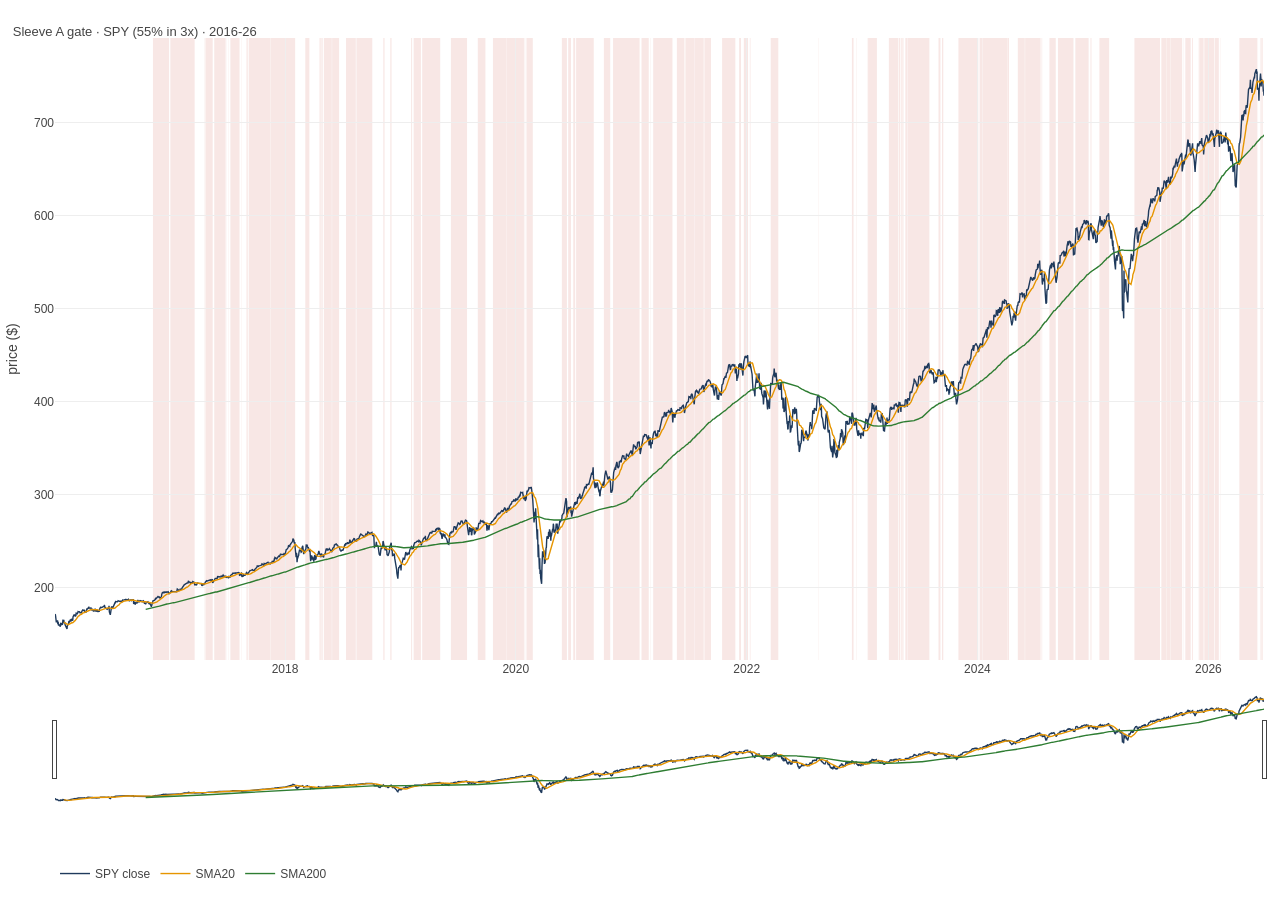
<file: lab/gate.html>
<!doctype html><html lang="zh-Hant"><head><meta charset="utf-8">
<meta name="robots" content="noindex,nofollow">
<meta name="viewport" content="width=device-width,initial-scale=1">
<title>Sleeve A gate · SPY (55% in 3x) · 2016-26</title>
<script src="https://cdn.plot.ly/plotly-2.35.2.min.js"></script>
<style>html,body{margin:0;height:100%}#c{width:100%;height:100vh}</style></head>
<body><div id="c"></div><script>
var DATA=[{"x": ["2016-01-04", "2016-01-05", "2016-01-06", "2016-01-07", "2016-01-08", "2016-01-11", "2016-01-12", "2016-01-13", "2016-01-14", "2016-01-15", "2016-01-19", "2016-01-20", "2016-01-21", "2016-01-22", "2016-01-25", "2016-01-26", "2016-01-27", "2016-01-28", "2016-01-29", "2016-02-01", "2016-02-02", "2016-02-03", "2016-02-04", "2016-02-05", "2016-02-08", "2016-02-09", "2016-02-10", "2016-02-11", "2016-02-12", "2016-02-16", "2016-02-17", "2016-02-18", "2016-02-19", "2016-02-22", "2016-02-23", "2016-02-24", "2016-02-25", "2016-02-26", "2016-02-29", "2016-03-01", "2016-03-02", "2016-03-03", "2016-03-04", "2016-03-07", "2016-03-08", "2016-03-09", "2016-03-10", "2016-03-11", "2016-03-14", "2016-03-15", "2016-03-16", "2016-03-17", "2016-03-18", "2016-03-21", "2016-03-22", "2016-03-23", "2016-03-24", "2016-03-28", "2016-03-29", "2016-03-30", "2016-03-31", "2016-04-01", "2016-04-04", "2016-04-05", "2016-04-06", "2016-04-07", "2016-04-08", "2016-04-11", "2016-04-12", "2016-04-13", "2016-04-14", "2016-04-15", "2016-04-18", "2016-04-19", "2016-04-20", "2016-04-21", "2016-04-22", "2016-04-25", "2016-04-26", "2016-04-27", "2016-04-28", "2016-04-29", "2016-05-02", "2016-05-03", "2016-05-04", "2016-05-05", "2016-05-06", "2016-05-09", "2016-05-10", "2016-05-11", "2016-05-12", "2016-05-13", "2016-05-16", "2016-05-17", "2016-05-18", "2016-05-19", "2016-05-20", "2016-05-23", "2016-05-24", "2016-05-25", "2016-05-26", "2016-05-27", "2016-05-31", "2016-06-01", "2016-06-02", "2016-06-03", "2016-06-06", "2016-06-07", "2016-06-08", "2016-06-09", "2016-06-10", "2016-06-13", "2016-06-14", "2016-06-15", "2016-06-16", "2016-06-17", "2016-06-20", "2016-06-21", "2016-06-22", "2016-06-23", "2016-06-24", "2016-06-27", "2016-06-28", "2016-06-29", "2016-06-30", "2016-07-01", "2016-07-05", "2016-07-06", "2016-07-07", "2016-07-08", "2016-07-11", "2016-07-12", "2016-07-13", "2016-07-14", "2016-07-15", "2016-07-18", "2016-07-19", "2016-07-20", "2016-07-21", "2016-07-22", "2016-07-25", "2016-07-26", "2016-07-27", "2016-07-28", "2016-07-29", "2016-08-01", "2016-08-02", "2016-08-03", "2016-08-04", "2016-08-05", "2016-08-08", "2016-08-09", "2016-08-10", "2016-08-11", "2016-08-12", "2016-08-15", "2016-08-16", "2016-08-17", "2016-08-18", "2016-08-19", "2016-08-22", "2016-08-23", "2016-08-24", "2016-08-25", "2016-08-26", "2016-08-29", "2016-08-30", "2016-08-31", "2016-09-01", "2016-09-02", "2016-09-06", "2016-09-07", "2016-09-08", "2016-09-09", "2016-09-12", "2016-09-13", "2016-09-14", "2016-09-15", "2016-09-16", "2016-09-19", "2016-09-20", "2016-09-21", "2016-09-22", "2016-09-23", "2016-09-26", "2016-09-27", "2016-09-28", "2016-09-29", "2016-09-30", "2016-10-03", "2016-10-04", "2016-10-05", "2016-10-06", "2016-10-07", "2016-10-10", "2016-10-11", "2016-10-12", "2016-10-13", "2016-10-14", "2016-10-17", "2016-10-18", "2016-10-19", "2016-10-20", "2016-10-21", "2016-10-24", "2016-10-25", "2016-10-26", "2016-10-27", "2016-10-28", "2016-10-31", "2016-11-01", "2016-11-02", "2016-11-03", "2016-11-04", "2016-11-07", "2016-11-08", "2016-11-09", "2016-11-10", "2016-11-11", "2016-11-14", "2016-11-15", "2016-11-16", "2016-11-17", "2016-11-18", "2016-11-21", "2016-11-22", "2016-11-23", "2016-11-25", "2016-11-28", "2016-11-29", "2016-11-30", "2016-12-01", "2016-12-02", "2016-12-05", "2016-12-06", "2016-12-07", "2016-12-08", "2016-12-09", "2016-12-12", "2016-12-13", "2016-12-14", "2016-12-15", "2016-12-16", "2016-12-19", "2016-12-20", "2016-12-21", "2016-12-22", "2016-12-23", "2016-12-27", "2016-12-28", "2016-12-29", "2016-12-30", "2017-01-03", "2017-01-04", "2017-01-05", "2017-01-06", "2017-01-09", "2017-01-10", "2017-01-11", "2017-01-12", "2017-01-13", "2017-01-17", "2017-01-18", "2017-01-19", "2017-01-20", "2017-01-23", "2017-01-24", "2017-01-25", "2017-01-26", "2017-01-27", "2017-01-30", "2017-01-31", "2017-02-01", "2017-02-02", "2017-02-03", "2017-02-06", "2017-02-07", "2017-02-08", "2017-02-09", "2017-02-10", "2017-02-13", "2017-02-14", "2017-02-15", "2017-02-16", "2017-02-17", "2017-02-21", "2017-02-22", "2017-02-23", "2017-02-24", "2017-02-27", "2017-02-28", "2017-03-01", "2017-03-02", "2017-03-03", "2017-03-06", "2017-03-07", "2017-03-08", "2017-03-09", "2017-03-10", "2017-03-13", "2017-03-14", "2017-03-15", "2017-03-16", "2017-03-17", "2017-03-20", "2017-03-21", "2017-03-22", "2017-03-23", "2017-03-24", "2017-03-27", "2017-03-28", "2017-03-29", "2017-03-30", "2017-03-31", "2017-04-03", "2017-04-04", "2017-04-05", "2017-04-06", "2017-04-07", "2017-04-10", "2017-04-11", "2017-04-12", "2017-04-13", "2017-04-17", "2017-04-18", "2017-04-19", "2017-04-20", "2017-04-21", "2017-04-24", "2017-04-25", "2017-04-26", "2017-04-27", "2017-04-28", "2017-05-01", "2017-05-02", "2017-05-03", "2017-05-04", "2017-05-05", "2017-05-08", "2017-05-09", "2017-05-10", "2017-05-11", "2017-05-12", "2017-05-15", "2017-05-16", "2017-05-17", "2017-05-18", "2017-05-19", "2017-05-22", "2017-05-23", "2017-05-24", "2017-05-25", "2017-05-26", "2017-05-30", "2017-05-31", "2017-06-01", "2017-06-02", "2017-06-05", "2017-06-06", "2017-06-07", "2017-06-08", "2017-06-09", "2017-06-12", "2017-06-13", "2017-06-14", "2017-06-15", "2017-06-16", "2017-06-19", "2017-06-20", "2017-06-21", "2017-06-22", "2017-06-23", "2017-06-26", "2017-06-27", "2017-06-28", "2017-06-29", "2017-06-30", "2017-07-03", "2017-07-05", "2017-07-06", "2017-07-07", "2017-07-10", "2017-07-11", "2017-07-12", "2017-07-13", "2017-07-14", "2017-07-17", "2017-07-18", "2017-07-19", "2017-07-20", "2017-07-21", "2017-07-24", "2017-07-25", "2017-07-26", "2017-07-27", "2017-07-28", "2017-07-31", "2017-08-01", "2017-08-02", "2017-08-03", "2017-08-04", "2017-08-07", "2017-08-08", "2017-08-09", "2017-08-10", "2017-08-11", "2017-08-14", "2017-08-15", "2017-08-16", "2017-08-17", "2017-08-18", "2017-08-21", "2017-08-22", "2017-08-23", "2017-08-24", "2017-08-25", "2017-08-28", "2017-08-29", "2017-08-30", "2017-08-31", "2017-09-01", "2017-09-05", "2017-09-06", "2017-09-07", "2017-09-08", "2017-09-11", "2017-09-12", "2017-09-13", "2017-09-14", "2017-09-15", "2017-09-18", "2017-09-19", "2017-09-20", "2017-09-21", "2017-09-22", "2017-09-25", "2017-09-26", "2017-09-27", "2017-09-28", "2017-09-29", "2017-10-02", "2017-10-03", "2017-10-04", "2017-10-05", "2017-10-06", "2017-10-09", "2017-10-10", "2017-10-11", "2017-10-12", "2017-10-13", "2017-10-16", "2017-10-17", "2017-10-18", "2017-10-19", "2017-10-20", "2017-10-23", "2017-10-24", "2017-10-25", "2017-10-26", "2017-10-27", "2017-10-30", "2017-10-31", "2017-11-01", "2017-11-02", "2017-11-03", "2017-11-06", "2017-11-07", "2017-11-08", "2017-11-09", "2017-11-10", "2017-11-13", "2017-11-14", "2017-11-15", "2017-11-16", "2017-11-17", "2017-11-20", "2017-11-21", "2017-11-22", "2017-11-24", "2017-11-27", "2017-11-28", "2017-11-29", "2017-11-30", "2017-12-01", "2017-12-04", "2017-12-05", "2017-12-06", "2017-12-07", "2017-12-08", "2017-12-11", "2017-12-12", "2017-12-13", "2017-12-14", "2017-12-15", "2017-12-18", "2017-12-19", "2017-12-20", "2017-12-21", "2017-12-22", "2017-12-26", "2017-12-27", "2017-12-28", "2017-12-29", "2018-01-02", "2018-01-03", "2018-01-04", "2018-01-05", "2018-01-08", "2018-01-09", "2018-01-10", "2018-01-11", "2018-01-12", "2018-01-16", "2018-01-17", "2018-01-18", "2018-01-19", "2018-01-22", "2018-01-23", "2018-01-24", "2018-01-25", "2018-01-26", "2018-01-29", "2018-01-30", "2018-01-31", "2018-02-01", "2018-02-02", "2018-02-05", "2018-02-06", "2018-02-07", "2018-02-08", "2018-02-09", "2018-02-12", "2018-02-13", "2018-02-14", "2018-02-15", "2018-02-16", "2018-02-20", "2018-02-21", "2018-02-22", "2018-02-23", "2018-02-26", "2018-02-27", "2018-02-28", "2018-03-01", "2018-03-02", "2018-03-05", "2018-03-06", "2018-03-07", "2018-03-08", "2018-03-09", "2018-03-12", "2018-03-13", "2018-03-14", "2018-03-15", "2018-03-16", "2018-03-19", "2018-03-20", "2018-03-21", "2018-03-22", "2018-03-23", "2018-03-26", "2018-03-27", "2018-03-28", "2018-03-29", "2018-04-02", "2018-04-03", "2018-04-04", "2018-04-05", "2018-04-06", "2018-04-09", "2018-04-10", "2018-04-11", "2018-04-12", "2018-04-13", "2018-04-16", "2018-04-17", "2018-04-18", "2018-04-19", "2018-04-20", "2018-04-23", "2018-04-24", "2018-04-25", "2018-04-26", "2018-04-27", "2018-04-30", "2018-05-01", "2018-05-02", "2018-05-03", "2018-05-04", "2018-05-07", "2018-05-08", "2018-05-09", "2018-05-10", "2018-05-11", "2018-05-14", "2018-05-15", "2018-05-16", "2018-05-17", "2018-05-18", "2018-05-21", "2018-05-22", "2018-05-23", "2018-05-24", "2018-05-25", "2018-05-29", "2018-05-30", "2018-05-31", "2018-06-01", "2018-06-04", "2018-06-05", "2018-06-06", "2018-06-07", "2018-06-08", "2018-06-11", "2018-06-12", "2018-06-13", "2018-06-14", "2018-06-15", "2018-06-18", "2018-06-19", "2018-06-20", "2018-06-21", "2018-06-22", "2018-06-25", "2018-06-26", "2018-06-27", "2018-06-28", "2018-06-29", "2018-07-02", "2018-07-03", "2018-07-05", "2018-07-06", "2018-07-09", "2018-07-10", "2018-07-11", "2018-07-12", "2018-07-13", "2018-07-16", "2018-07-17", "2018-07-18", "2018-07-19", "2018-07-20", "2018-07-23", "2018-07-24", "2018-07-25", "2018-07-26", "2018-07-27", "2018-07-30", "2018-07-31", "2018-08-01", "2018-08-02", "2018-08-03", "2018-08-06", "2018-08-07", "2018-08-08", "2018-08-09", "2018-08-10", "2018-08-13", "2018-08-14", "2018-08-15", "2018-08-16", "2018-08-17", "2018-08-20", "2018-08-21", "2018-08-22", "2018-08-23", "2018-08-24", "2018-08-27", "2018-08-28", "2018-08-29", "2018-08-30", "2018-08-31", "2018-09-04", "2018-09-05", "2018-09-06", "2018-09-07", "2018-09-10", "2018-09-11", "2018-09-12", "2018-09-13", "2018-09-14", "2018-09-17", "2018-09-18", "2018-09-19", "2018-09-20", "2018-09-21", "2018-09-24", "2018-09-25", "2018-09-26", "2018-09-27", "2018-09-28", "2018-10-01", "2018-10-02", "2018-10-03", "2018-10-04", "2018-10-05", "2018-10-08", "2018-10-09", "2018-10-10", "2018-10-11", "2018-10-12", "2018-10-15", "2018-10-16", "2018-10-17", "2018-10-18", "2018-10-19", "2018-10-22", "2018-10-23", "2018-10-24", "2018-10-25", "2018-10-26", "2018-10-29", "2018-10-30", "2018-10-31", "2018-11-01", "2018-11-02", "2018-11-05", "2018-11-06", "2018-11-07", "2018-11-08", "2018-11-09", "2018-11-12", "2018-11-13", "2018-11-14", "2018-11-15", "2018-11-16", "2018-11-19", "2018-11-20", "2018-11-21", "2018-11-23", "2018-11-26", "2018-11-27", "2018-11-28", "2018-11-29", "2018-11-30", "2018-12-03", "2018-12-04", "2018-12-06", "2018-12-07", "2018-12-10", "2018-12-11", "2018-12-12", "2018-12-13", "2018-12-14", "2018-12-17", "2018-12-18", "2018-12-19", "2018-12-20", "2018-12-21", "2018-12-24", "2018-12-26", "2018-12-27", "2018-12-28", "2018-12-31", "2019-01-02", "2019-01-03", "2019-01-04", "2019-01-07", "2019-01-08", "2019-01-09", "2019-01-10", "2019-01-11", "2019-01-14", "2019-01-15", "2019-01-16", "2019-01-17", "2019-01-18", "2019-01-22", "2019-01-23", "2019-01-24", "2019-01-25", "2019-01-28", "2019-01-29", "2019-01-30", "2019-01-31", "2019-02-01", "2019-02-04", "2019-02-05", "2019-02-06", "2019-02-07", "2019-02-08", "2019-02-11", "2019-02-12", "2019-02-13", "2019-02-14", "2019-02-15", "2019-02-19", "2019-02-20", "2019-02-21", "2019-02-22", "2019-02-25", "2019-02-26", "2019-02-27", "2019-02-28", "2019-03-01", "2019-03-04", "2019-03-05", "2019-03-06", "2019-03-07", "2019-03-08", "2019-03-11", "2019-03-12", "2019-03-13", "2019-03-14", "2019-03-15", "2019-03-18", "2019-03-19", "2019-03-20", "2019-03-21", "2019-03-22", "2019-03-25", "2019-03-26", "2019-03-27", "2019-03-28", "2019-03-29", "2019-04-01", "2019-04-02", "2019-04-03", "2019-04-04", "2019-04-05", "2019-04-08", "2019-04-09", "2019-04-10", "2019-04-11", "2019-04-12", "2019-04-15", "2019-04-16", "2019-04-17", "2019-04-18", "2019-04-22", "2019-04-23", "2019-04-24", "2019-04-25", "2019-04-26", "2019-04-29", "2019-04-30", "2019-05-01", "2019-05-02", "2019-05-03", "2019-05-06", "2019-05-07", "2019-05-08", "2019-05-09", "2019-05-10", "2019-05-13", "2019-05-14", "2019-05-15", "2019-05-16", "2019-05-17", "2019-05-20", "2019-05-21", "2019-05-22", "2019-05-23", "2019-05-24", "2019-05-28", "2019-05-29", "2019-05-30", "2019-05-31", "2019-06-03", "2019-06-04", "2019-06-05", "2019-06-06", "2019-06-07", "2019-06-10", "2019-06-11", "2019-06-12", "2019-06-13", "2019-06-14", "2019-06-17", "2019-06-18", "2019-06-19", "2019-06-20", "2019-06-21", "2019-06-24", "2019-06-25", "2019-06-26", "2019-06-27", "2019-06-28", "2019-07-01", "2019-07-02", "2019-07-03", "2019-07-05", "2019-07-08", "2019-07-09", "2019-07-10", "2019-07-11", "2019-07-12", "2019-07-15", "2019-07-16", "2019-07-17", "2019-07-18", "2019-07-19", "2019-07-22", "2019-07-23", "2019-07-24", "2019-07-25", "2019-07-26", "2019-07-29", "2019-07-30", "2019-07-31", "2019-08-01", "2019-08-02", "2019-08-05", "2019-08-06", "2019-08-07", "2019-08-08", "2019-08-09", "2019-08-12", "2019-08-13", "2019-08-14", "2019-08-15", "2019-08-16", "2019-08-19", "2019-08-20", "2019-08-21", "2019-08-22", "2019-08-23", "2019-08-26", "2019-08-27", "2019-08-28", "2019-08-29", "2019-08-30", "2019-09-03", "2019-09-04", "2019-09-05", "2019-09-06", "2019-09-09", "2019-09-10", "2019-09-11", "2019-09-12", "2019-09-13", "2019-09-16", "2019-09-17", "2019-09-18", "2019-09-19", "2019-09-20", "2019-09-23", "2019-09-24", "2019-09-25", "2019-09-26", "2019-09-27", "2019-09-30", "2019-10-01", "2019-10-02", "2019-10-03", "2019-10-04", "2019-10-07", "2019-10-08", "2019-10-09", "2019-10-10", "2019-10-11", "2019-10-14", "2019-10-15", "2019-10-16", "2019-10-17", "2019-10-18", "2019-10-21", "2019-10-22", "2019-10-23", "2019-10-24", "2019-10-25", "2019-10-28", "2019-10-29", "2019-10-30", "2019-10-31", "2019-11-01", "2019-11-04", "2019-11-05", "2019-11-06", "2019-11-07", "2019-11-08", "2019-11-11", "2019-11-12", "2019-11-13", "2019-11-14", "2019-11-15", "2019-11-18", "2019-11-19", "2019-11-20", "2019-11-21", "2019-11-22", "2019-11-25", "2019-11-26", "2019-11-27", "2019-11-29", "2019-12-02", "2019-12-03", "2019-12-04", "2019-12-05", "2019-12-06", "2019-12-09", "2019-12-10", "2019-12-11", "2019-12-12", "2019-12-13", "2019-12-16", "2019-12-17", "2019-12-18", "2019-12-19", "2019-12-20", "2019-12-23", "2019-12-24", "2019-12-26", "2019-12-27", "2019-12-30", "2019-12-31", "2020-01-02", "2020-01-03", "2020-01-06", "2020-01-07", "2020-01-08", "2020-01-09", "2020-01-10", "2020-01-13", "2020-01-14", "2020-01-15", "2020-01-16", "2020-01-17", "2020-01-21", "2020-01-22", "2020-01-23", "2020-01-24", "2020-01-27", "2020-01-28", "2020-01-29", "2020-01-30", "2020-01-31", "2020-02-03", "2020-02-04", "2020-02-05", "2020-02-06", "2020-02-07", "2020-02-10", "2020-02-11", "2020-02-12", "2020-02-13", "2020-02-14", "2020-02-18", "2020-02-19", "2020-02-20", "2020-02-21", "2020-02-24", "2020-02-25", "2020-02-26", "2020-02-27", "2020-02-28", "2020-03-02", "2020-03-03", "2020-03-04", "2020-03-05", "2020-03-06", "2020-03-09", "2020-03-10", "2020-03-11", "2020-03-12", "2020-03-13", "2020-03-16", "2020-03-17", "2020-03-18", "2020-03-19", "2020-03-20", "2020-03-23", "2020-03-24", "2020-03-25", "2020-03-26", "2020-03-27", "2020-03-30", "2020-03-31", "2020-04-01", "2020-04-02", "2020-04-03", "2020-04-06", "2020-04-07", "2020-04-08", "2020-04-09", "2020-04-13", "2020-04-14", "2020-04-15", "2020-04-16", "2020-04-17", "2020-04-20", "2020-04-21", "2020-04-22", "2020-04-23", "2020-04-24", "2020-04-27", "2020-04-28", "2020-04-29", "2020-04-30", "2020-05-01", "2020-05-04", "2020-05-05", "2020-05-06", "2020-05-07", "2020-05-08", "2020-05-11", "2020-05-12", "2020-05-13", "2020-05-14", "2020-05-15", "2020-05-18", "2020-05-19", "2020-05-20", "2020-05-21", "2020-05-22", "2020-05-26", "2020-05-27", "2020-05-28", "2020-05-29", "2020-06-01", "2020-06-02", "2020-06-03", "2020-06-04", "2020-06-05", "2020-06-08", "2020-06-09", "2020-06-10", "2020-06-11", "2020-06-12", "2020-06-15", "2020-06-16", "2020-06-17", "2020-06-18", "2020-06-19", "2020-06-22", "2020-06-23", "2020-06-24", "2020-06-25", "2020-06-26", "2020-06-29", "2020-06-30", "2020-07-01", "2020-07-02", "2020-07-06", "2020-07-07", "2020-07-08", "2020-07-09", "2020-07-10", "2020-07-13", "2020-07-14", "2020-07-15", "2020-07-16", "2020-07-17", "2020-07-20", "2020-07-21", "2020-07-22", "2020-07-23", "2020-07-24", "2020-07-27", "2020-07-28", "2020-07-29", "2020-07-30", "2020-07-31", "2020-08-03", "2020-08-04", "2020-08-05", "2020-08-06", "2020-08-07", "2020-08-10", "2020-08-11", "2020-08-12", "2020-08-13", "2020-08-14", "2020-08-17", "2020-08-18", "2020-08-19", "2020-08-20", "2020-08-21", "2020-08-24", "2020-08-25", "2020-08-26", "2020-08-27", "2020-08-28", "2020-08-31", "2020-09-01", "2020-09-02", "2020-09-03", "2020-09-04", "2020-09-08", "2020-09-09", "2020-09-10", "2020-09-11", "2020-09-14", "2020-09-15", "2020-09-16", "2020-09-17", "2020-09-18", "2020-09-21", "2020-09-22", "2020-09-23", "2020-09-24", "2020-09-25", "2020-09-28", "2020-09-29", "2020-09-30", "2020-10-01", "2020-10-02", "2020-10-05", "2020-10-06", "2020-10-07", "2020-10-08", "2020-10-09", "2020-10-12", "2020-10-13", "2020-10-14", "2020-10-15", "2020-10-16", "2020-10-19", "2020-10-20", "2020-10-21", "2020-10-22", "2020-10-23", "2020-10-26", "2020-10-27", "2020-10-28", "2020-10-29", "2020-10-30", "2020-11-02", "2020-11-03", "2020-11-04", "2020-11-05", "2020-11-06", "2020-11-09", "2020-11-10", "2020-11-11", "2020-11-12", "2020-11-13", "2020-11-16", "2020-11-17", "2020-11-18", "2020-11-19", "2020-11-20", "2020-11-23", "2020-11-24", "2020-11-25", "2020-11-27", "2020-11-30", "2020-12-01", "2020-12-02", "2020-12-03", "2020-12-04", "2020-12-07", "2020-12-08", "2020-12-09", "2020-12-10", "2020-12-11", "2020-12-14", "2020-12-15", "2020-12-16", "2020-12-17", "2020-12-18", "2020-12-21", "2020-12-22", "2020-12-23", "2020-12-24", "2020-12-28", "2020-12-29", "2020-12-30", "2020-12-31", "2021-01-04", "2021-01-05", "2021-01-06", "2021-01-07", "2021-01-08", "2021-01-11", "2021-01-12", "2021-01-13", "2021-01-14", "2021-01-15", "2021-01-19", "2021-01-20", "2021-01-21", "2021-01-22", "2021-01-25", "2021-01-26", "2021-01-27", "2021-01-28", "2021-01-29", "2021-02-01", "2021-02-02", "2021-02-03", "2021-02-04", "2021-02-05", "2021-02-08", "2021-02-09", "2021-02-10", "2021-02-11", "2021-02-12", "2021-02-16", "2021-02-17", "2021-02-18", "2021-02-19", "2021-02-22", "2021-02-23", "2021-02-24", "2021-02-25", "2021-02-26", "2021-03-01", "2021-03-02", "2021-03-03", "2021-03-04", "2021-03-05", "2021-03-08", "2021-03-09", "2021-03-10", "2021-03-11", "2021-03-12", "2021-03-15", "2021-03-16", "2021-03-17", "2021-03-18", "2021-03-19", "2021-03-22", "2021-03-23", "2021-03-24", "2021-03-25", "2021-03-26", "2021-03-29", "2021-03-30", "2021-03-31", "2021-04-01", "2021-04-05", "2021-04-06", "2021-04-07", "2021-04-08", "2021-04-09", "2021-04-12", "2021-04-13", "2021-04-14", "2021-04-15", "2021-04-16", "2021-04-19", "2021-04-20", "2021-04-21", "2021-04-22", "2021-04-23", "2021-04-26", "2021-04-27", "2021-04-28", "2021-04-29", "2021-04-30", "2021-05-03", "2021-05-04", "2021-05-05", "2021-05-06", "2021-05-07", "2021-05-10", "2021-05-11", "2021-05-12", "2021-05-13", "2021-05-14", "2021-05-17", "2021-05-18", "2021-05-19", "2021-05-20", "2021-05-21", "2021-05-24", "2021-05-25", "2021-05-26", "2021-05-27", "2021-05-28", "2021-06-01", "2021-06-02", "2021-06-03", "2021-06-04", "2021-06-07", "2021-06-08", "2021-06-09", "2021-06-10", "2021-06-11", "2021-06-14", "2021-06-15", "2021-06-16", "2021-06-17", "2021-06-18", "2021-06-21", "2021-06-22", "2021-06-23", "2021-06-24", "2021-06-25", "2021-06-28", "2021-06-29", "2021-06-30", "2021-07-01", "2021-07-02", "2021-07-06", "2021-07-07", "2021-07-08", "2021-07-09", "2021-07-12", "2021-07-13", "2021-07-14", "2021-07-15", "2021-07-16", "2021-07-19", "2021-07-20", "2021-07-21", "2021-07-22", "2021-07-23", "2021-07-26", "2021-07-27", "2021-07-28", "2021-07-29", "2021-07-30", "2021-08-02", "2021-08-03", "2021-08-04", "2021-08-05", "2021-08-06", "2021-08-09", "2021-08-10", "2021-08-11", "2021-08-12", "2021-08-13", "2021-08-16", "2021-08-17", "2021-08-18", "2021-08-19", "2021-08-20", "2021-08-23", "2021-08-24", "2021-08-25", "2021-08-26", "2021-08-27", "2021-08-30", "2021-08-31", "2021-09-01", "2021-09-02", "2021-09-03", "2021-09-07", "2021-09-08", "2021-09-09", "2021-09-10", "2021-09-13", "2021-09-14", "2021-09-15", "2021-09-16", "2021-09-17", "2021-09-20", "2021-09-21", "2021-09-22", "2021-09-23", "2021-09-24", "2021-09-27", "2021-09-28", "2021-09-29", "2021-09-30", "2021-10-01", "2021-10-04", "2021-10-05", "2021-10-06", "2021-10-07", "2021-10-08", "2021-10-11", "2021-10-12", "2021-10-13", "2021-10-14", "2021-10-15", "2021-10-18", "2021-10-19", "2021-10-20", "2021-10-21", "2021-10-22", "2021-10-25", "2021-10-26", "2021-10-27", "2021-10-28", "2021-10-29", "2021-11-01", "2021-11-02", "2021-11-03", "2021-11-04", "2021-11-05", "2021-11-08", "2021-11-09", "2021-11-10", "2021-11-11", "2021-11-12", "2021-11-15", "2021-11-16", "2021-11-17", "2021-11-18", "2021-11-19", "2021-11-22", "2021-11-23", "2021-11-24", "2021-11-26", "2021-11-29", "2021-11-30", "2021-12-01", "2021-12-02", "2021-12-03", "2021-12-06", "2021-12-07", "2021-12-08", "2021-12-09", "2021-12-10", "2021-12-13", "2021-12-14", "2021-12-15", "2021-12-16", "2021-12-17", "2021-12-20", "2021-12-21", "2021-12-22", "2021-12-23", "2021-12-27", "2021-12-28", "2021-12-29", "2021-12-30", "2021-12-31", "2022-01-03", "2022-01-04", "2022-01-05", "2022-01-06", "2022-01-07", "2022-01-10", "2022-01-11", "2022-01-12", "2022-01-13", "2022-01-14", "2022-01-18", "2022-01-19", "2022-01-20", "2022-01-21", "2022-01-24", "2022-01-25", "2022-01-26", "2022-01-27", "2022-01-28", "2022-01-31", "2022-02-01", "2022-02-02", "2022-02-03", "2022-02-04", "2022-02-07", "2022-02-08", "2022-02-09", "2022-02-10", "2022-02-11", "2022-02-14", "2022-02-15", "2022-02-16", "2022-02-17", "2022-02-18", "2022-02-22", "2022-02-23", "2022-02-24", "2022-02-25", "2022-02-28", "2022-03-01", "2022-03-02", "2022-03-03", "2022-03-04", "2022-03-07", "2022-03-08", "2022-03-09", "2022-03-10", "2022-03-11", "2022-03-14", "2022-03-15", "2022-03-16", "2022-03-17", "2022-03-18", "2022-03-21", "2022-03-22", "2022-03-23", "2022-03-24", "2022-03-25", "2022-03-28", "2022-03-29", "2022-03-30", "2022-03-31", "2022-04-01", "2022-04-04", "2022-04-05", "2022-04-06", "2022-04-07", "2022-04-08", "2022-04-11", "2022-04-12", "2022-04-13", "2022-04-14", "2022-04-18", "2022-04-19", "2022-04-20", "2022-04-21", "2022-04-22", "2022-04-25", "2022-04-26", "2022-04-27", "2022-04-28", "2022-04-29", "2022-05-02", "2022-05-03", "2022-05-04", "2022-05-05", "2022-05-06", "2022-05-09", "2022-05-10", "2022-05-11", "2022-05-12", "2022-05-13", "2022-05-16", "2022-05-17", "2022-05-18", "2022-05-19", "2022-05-20", "2022-05-23", "2022-05-24", "2022-05-25", "2022-05-26", "2022-05-27", "2022-05-31", "2022-06-01", "2022-06-02", "2022-06-03", "2022-06-06", "2022-06-07", "2022-06-08", "2022-06-09", "2022-06-10", "2022-06-13", "2022-06-14", "2022-06-15", "2022-06-16", "2022-06-17", "2022-06-21", "2022-06-22", "2022-06-23", "2022-06-24", "2022-06-27", "2022-06-28", "2022-06-29", "2022-06-30", "2022-07-01", "2022-07-05", "2022-07-06", "2022-07-07", "2022-07-08", "2022-07-11", "2022-07-12", "2022-07-13", "2022-07-14", "2022-07-15", "2022-07-18", "2022-07-19", "2022-07-20", "2022-07-21", "2022-07-22", "2022-07-25", "2022-07-26", "2022-07-27", "2022-07-28", "2022-07-29", "2022-08-01", "2022-08-02", "2022-08-03", "2022-08-04", "2022-08-05", "2022-08-08", "2022-08-09", "2022-08-10", "2022-08-11", "2022-08-12", "2022-08-15", "2022-08-16", "2022-08-17", "2022-08-18", "2022-08-19", "2022-08-22", "2022-08-23", "2022-08-24", "2022-08-25", "2022-08-26", "2022-08-29", "2022-08-30", "2022-08-31", "2022-09-01", "2022-09-02", "2022-09-06", "2022-09-07", "2022-09-08", "2022-09-09", "2022-09-12", "2022-09-13", "2022-09-14", "2022-09-15", "2022-09-16", "2022-09-19", "2022-09-20", "2022-09-21", "2022-09-22", "2022-09-23", "2022-09-26", "2022-09-27", "2022-09-28", "2022-09-29", "2022-09-30", "2022-10-03", "2022-10-04", "2022-10-05", "2022-10-06", "2022-10-07", "2022-10-10", "2022-10-11", "2022-10-12", "2022-10-13", "2022-10-14", "2022-10-17", "2022-10-18", "2022-10-19", "2022-10-20", "2022-10-21", "2022-10-24", "2022-10-25", "2022-10-26", "2022-10-27", "2022-10-28", "2022-10-31", "2022-11-01", "2022-11-02", "2022-11-03", "2022-11-04", "2022-11-07", "2022-11-08", "2022-11-09", "2022-11-10", "2022-11-11", "2022-11-14", "2022-11-15", "2022-11-16", "2022-11-17", "2022-11-18", "2022-11-21", "2022-11-22", "2022-11-23", "2022-11-25", "2022-11-28", "2022-11-29", "2022-11-30", "2022-12-01", "2022-12-02", "2022-12-05", "2022-12-06", "2022-12-07", "2022-12-08", "2022-12-09", "2022-12-12", "2022-12-13", "2022-12-14", "2022-12-15", "2022-12-16", "2022-12-19", "2022-12-20", "2022-12-21", "2022-12-22", "2022-12-23", "2022-12-27", "2022-12-28", "2022-12-29", "2022-12-30", "2023-01-03", "2023-01-04", "2023-01-05", "2023-01-06", "2023-01-09", "2023-01-10", "2023-01-11", "2023-01-12", "2023-01-13", "2023-01-17", "2023-01-18", "2023-01-19", "2023-01-20", "2023-01-23", "2023-01-24", "2023-01-25", "2023-01-26", "2023-01-27", "2023-01-30", "2023-01-31", "2023-02-01", "2023-02-02", "2023-02-03", "2023-02-06", "2023-02-07", "2023-02-08", "2023-02-09", "2023-02-10", "2023-02-13", "2023-02-14", "2023-02-15", "2023-02-16", "2023-02-17", "2023-02-21", "2023-02-22", "2023-02-23", "2023-02-24", "2023-02-27", "2023-02-28", "2023-03-01", "2023-03-02", "2023-03-03", "2023-03-06", "2023-03-07", "2023-03-08", "2023-03-09", "2023-03-10", "2023-03-13", "2023-03-14", "2023-03-15", "2023-03-16", "2023-03-17", "2023-03-20", "2023-03-21", "2023-03-22", "2023-03-23", "2023-03-24", "2023-03-27", "2023-03-28", "2023-03-29", "2023-03-30", "2023-03-31", "2023-04-03", "2023-04-04", "2023-04-05", "2023-04-06", "2023-04-10", "2023-04-11", "2023-04-12", "2023-04-13", "2023-04-14", "2023-04-17", "2023-04-18", "2023-04-19", "2023-04-20", "2023-04-21", "2023-04-24", "2023-04-25", "2023-04-26", "2023-04-27", "2023-04-28", "2023-05-01", "2023-05-02", "2023-05-03", "2023-05-04", "2023-05-05", "2023-05-08", "2023-05-09", "2023-05-10", "2023-05-11", "2023-05-12", "2023-05-15", "2023-05-16", "2023-05-17", "2023-05-18", "2023-05-19", "2023-05-22", "2023-05-23", "2023-05-24", "2023-05-25", "2023-05-26", "2023-05-30", "2023-05-31", "2023-06-01", "2023-06-02", "2023-06-05", "2023-06-06", "2023-06-07", "2023-06-08", "2023-06-09", "2023-06-12", "2023-06-13", "2023-06-14", "2023-06-15", "2023-06-16", "2023-06-20", "2023-06-21", "2023-06-22", "2023-06-23", "2023-06-26", "2023-06-27", "2023-06-28", "2023-06-29", "2023-06-30", "2023-07-03", "2023-07-05", "2023-07-06", "2023-07-07", "2023-07-10", "2023-07-11", "2023-07-12", "2023-07-13", "2023-07-14", "2023-07-17", "2023-07-18", "2023-07-19", "2023-07-20", "2023-07-21", "2023-07-24", "2023-07-25", "2023-07-26", "2023-07-27", "2023-07-28", "2023-07-31", "2023-08-01", "2023-08-02", "2023-08-03", "2023-08-04", "2023-08-07", "2023-08-08", "2023-08-09", "2023-08-10", "2023-08-11", "2023-08-14", "2023-08-15", "2023-08-16", "2023-08-17", "2023-08-18", "2023-08-21", "2023-08-22", "2023-08-23", "2023-08-24", "2023-08-25", "2023-08-28", "2023-08-29", "2023-08-30", "2023-08-31", "2023-09-01", "2023-09-05", "2023-09-06", "2023-09-07", "2023-09-08", "2023-09-11", "2023-09-12", "2023-09-13", "2023-09-14", "2023-09-15", "2023-09-18", "2023-09-19", "2023-09-20", "2023-09-21", "2023-09-22", "2023-09-25", "2023-09-26", "2023-09-27", "2023-09-28", "2023-09-29", "2023-10-02", "2023-10-03", "2023-10-04", "2023-10-05", "2023-10-06", "2023-10-09", "2023-10-10", "2023-10-11", "2023-10-12", "2023-10-13", "2023-10-16", "2023-10-17", "2023-10-18", "2023-10-19", "2023-10-20", "2023-10-23", "2023-10-24", "2023-10-25", "2023-10-26", "2023-10-27", "2023-10-30", "2023-10-31", "2023-11-01", "2023-11-02", "2023-11-03", "2023-11-06", "2023-11-07", "2023-11-08", "2023-11-09", "2023-11-10", "2023-11-13", "2023-11-14", "2023-11-15", "2023-11-16", "2023-11-17", "2023-11-20", "2023-11-21", "2023-11-22", "2023-11-24", "2023-11-27", "2023-11-28", "2023-11-29", "2023-11-30", "2023-12-01", "2023-12-04", "2023-12-05", "2023-12-06", "2023-12-07", "2023-12-08", "2023-12-11", "2023-12-12", "2023-12-13", "2023-12-14", "2023-12-15", "2023-12-18", "2023-12-19", "2023-12-20", "2023-12-21", "2023-12-22", "2023-12-26", "2023-12-27", "2023-12-28", "2023-12-29", "2024-01-02", "2024-01-03", "2024-01-04", "2024-01-05", "2024-01-08", "2024-01-09", "2024-01-10", "2024-01-11", "2024-01-12", "2024-01-16", "2024-01-17", "2024-01-18", "2024-01-19", "2024-01-22", "2024-01-23", "2024-01-24", "2024-01-25", "2024-01-26", "2024-01-29", "2024-01-30", "2024-01-31", "2024-02-01", "2024-02-02", "2024-02-05", "2024-02-06", "2024-02-07", "2024-02-08", "2024-02-09", "2024-02-12", "2024-02-13", "2024-02-14", "2024-02-15", "2024-02-16", "2024-02-20", "2024-02-21", "2024-02-22", "2024-02-23", "2024-02-26", "2024-02-27", "2024-02-28", "2024-02-29", "2024-03-01", "2024-03-04", "2024-03-05", "2024-03-06", "2024-03-07", "2024-03-08", "2024-03-11", "2024-03-12", "2024-03-13", "2024-03-14", "2024-03-15", "2024-03-18", "2024-03-19", "2024-03-20", "2024-03-21", "2024-03-22", "2024-03-25", "2024-03-26", "2024-03-27", "2024-03-28", "2024-04-01", "2024-04-02", "2024-04-03", "2024-04-04", "2024-04-05", "2024-04-08", "2024-04-09", "2024-04-10", "2024-04-11", "2024-04-12", "2024-04-15", "2024-04-16", "2024-04-17", "2024-04-18", "2024-04-19", "2024-04-22", "2024-04-23", "2024-04-24", "2024-04-25", "2024-04-26", "2024-04-29", "2024-04-30", "2024-05-01", "2024-05-02", "2024-05-03", "2024-05-06", "2024-05-07", "2024-05-08", "2024-05-09", "2024-05-10", "2024-05-13", "2024-05-14", "2024-05-15", "2024-05-16", "2024-05-17", "2024-05-20", "2024-05-21", "2024-05-22", "2024-05-23", "2024-05-24", "2024-05-28", "2024-05-29", "2024-05-30", "2024-05-31", "2024-06-03", "2024-06-04", "2024-06-05", "2024-06-06", "2024-06-07", "2024-06-10", "2024-06-11", "2024-06-12", "2024-06-13", "2024-06-14", "2024-06-17", "2024-06-18", "2024-06-20", "2024-06-21", "2024-06-24", "2024-06-25", "2024-06-26", "2024-06-27", "2024-06-28", "2024-07-01", "2024-07-02", "2024-07-03", "2024-07-05", "2024-07-08", "2024-07-09", "2024-07-10", "2024-07-11", "2024-07-12", "2024-07-15", "2024-07-16", "2024-07-17", "2024-07-18", "2024-07-19", "2024-07-22", "2024-07-23", "2024-07-24", "2024-07-25", "2024-07-26", "2024-07-29", "2024-07-30", "2024-07-31", "2024-08-01", "2024-08-02", "2024-08-05", "2024-08-06", "2024-08-07", "2024-08-08", "2024-08-09", "2024-08-12", "2024-08-13", "2024-08-14", "2024-08-15", "2024-08-16", "2024-08-19", "2024-08-20", "2024-08-21", "2024-08-22", "2024-08-23", "2024-08-26", "2024-08-27", "2024-08-28", "2024-08-29", "2024-08-30", "2024-09-03", "2024-09-04", "2024-09-05", "2024-09-06", "2024-09-09", "2024-09-10", "2024-09-11", "2024-09-12", "2024-09-13", "2024-09-16", "2024-09-17", "2024-09-18", "2024-09-19", "2024-09-20", "2024-09-23", "2024-09-24", "2024-09-25", "2024-09-26", "2024-09-27", "2024-09-30", "2024-10-01", "2024-10-02", "2024-10-03", "2024-10-04", "2024-10-07", "2024-10-08", "2024-10-09", "2024-10-10", "2024-10-11", "2024-10-14", "2024-10-15", "2024-10-16", "2024-10-17", "2024-10-18", "2024-10-21", "2024-10-22", "2024-10-23", "2024-10-24", "2024-10-25", "2024-10-28", "2024-10-29", "2024-10-30", "2024-10-31", "2024-11-01", "2024-11-04", "2024-11-05", "2024-11-06", "2024-11-07", "2024-11-08", "2024-11-11", "2024-11-12", "2024-11-13", "2024-11-14", "2024-11-15", "2024-11-18", "2024-11-19", "2024-11-20", "2024-11-21", "2024-11-22", "2024-11-25", "2024-11-26", "2024-11-27", "2024-11-29", "2024-12-02", "2024-12-03", "2024-12-04", "2024-12-05", "2024-12-06", "2024-12-09", "2024-12-10", "2024-12-11", "2024-12-12", "2024-12-13", "2024-12-16", "2024-12-17", "2024-12-18", "2024-12-19", "2024-12-20", "2024-12-23", "2024-12-24", "2024-12-26", "2024-12-27", "2024-12-30", "2024-12-31", "2025-01-02", "2025-01-03", "2025-01-06", "2025-01-07", "2025-01-08", "2025-01-10", "2025-01-13", "2025-01-14", "2025-01-15", "2025-01-16", "2025-01-17", "2025-01-21", "2025-01-22", "2025-01-23", "2025-01-24", "2025-01-27", "2025-01-28", "2025-01-29", "2025-01-30", "2025-01-31", "2025-02-03", "2025-02-04", "2025-02-05", "2025-02-06", "2025-02-07", "2025-02-10", "2025-02-11", "2025-02-12", "2025-02-13", "2025-02-14", "2025-02-18", "2025-02-19", "2025-02-20", "2025-02-21", "2025-02-24", "2025-02-25", "2025-02-26", "2025-02-27", "2025-02-28", "2025-03-03", "2025-03-04", "2025-03-05", "2025-03-06", "2025-03-07", "2025-03-10", "2025-03-11", "2025-03-12", "2025-03-13", "2025-03-14", "2025-03-17", "2025-03-18", "2025-03-19", "2025-03-20", "2025-03-21", "2025-03-24", "2025-03-25", "2025-03-26", "2025-03-27", "2025-03-28", "2025-03-31", "2025-04-01", "2025-04-02", "2025-04-03", "2025-04-04", "2025-04-07", "2025-04-08", "2025-04-09", "2025-04-10", "2025-04-11", "2025-04-14", "2025-04-15", "2025-04-16", "2025-04-17", "2025-04-21", "2025-04-22", "2025-04-23", "2025-04-24", "2025-04-25", "2025-04-28", "2025-04-29", "2025-04-30", "2025-05-01", "2025-05-02", "2025-05-05", "2025-05-06", "2025-05-07", "2025-05-08", "2025-05-09", "2025-05-12", "2025-05-13", "2025-05-14", "2025-05-15", "2025-05-16", "2025-05-19", "2025-05-20", "2025-05-21", "2025-05-22", "2025-05-23", "2025-05-27", "2025-05-28", "2025-05-29", "2025-05-30", "2025-06-02", "2025-06-03", "2025-06-04", "2025-06-05", "2025-06-06", "2025-06-09", "2025-06-10", "2025-06-11", "2025-06-12", "2025-06-13", "2025-06-16", "2025-06-17", "2025-06-18", "2025-06-20", "2025-06-23", "2025-06-24", "2025-06-25", "2025-06-26", "2025-06-27", "2025-06-30", "2025-07-01", "2025-07-02", "2025-07-03", "2025-07-07", "2025-07-08", "2025-07-09", "2025-07-10", "2025-07-11", "2025-07-14", "2025-07-15", "2025-07-16", "2025-07-17", "2025-07-18", "2025-07-21", "2025-07-22", "2025-07-23", "2025-07-24", "2025-07-25", "2025-07-28", "2025-07-29", "2025-07-30", "2025-07-31", "2025-08-01", "2025-08-04", "2025-08-05", "2025-08-06", "2025-08-07", "2025-08-08", "2025-08-11", "2025-08-12", "2025-08-13", "2025-08-14", "2025-08-15", "2025-08-18", "2025-08-19", "2025-08-20", "2025-08-21", "2025-08-22", "2025-08-25", "2025-08-26", "2025-08-27", "2025-08-28", "2025-08-29", "2025-09-02", "2025-09-03", "2025-09-04", "2025-09-05", "2025-09-08", "2025-09-09", "2025-09-10", "2025-09-11", "2025-09-12", "2025-09-15", "2025-09-16", "2025-09-17", "2025-09-18", "2025-09-19", "2025-09-22", "2025-09-23", "2025-09-24", "2025-09-25", "2025-09-26", "2025-09-29", "2025-09-30", "2025-10-01", "2025-10-02", "2025-10-03", "2025-10-06", "2025-10-07", "2025-10-08", "2025-10-09", "2025-10-10", "2025-10-13", "2025-10-14", "2025-10-15", "2025-10-16", "2025-10-17", "2025-10-20", "2025-10-21", "2025-10-22", "2025-10-23", "2025-10-24", "2025-10-27", "2025-10-28", "2025-10-29", "2025-10-30", "2025-10-31", "2025-11-03", "2025-11-04", "2025-11-05", "2025-11-06", "2025-11-07", "2025-11-10", "2025-11-11", "2025-11-12", "2025-11-13", "2025-11-14", "2025-11-17", "2025-11-18", "2025-11-19", "2025-11-20", "2025-11-21", "2025-11-24", "2025-11-25", "2025-11-26", "2025-11-28", "2025-12-01", "2025-12-02", "2025-12-03", "2025-12-04", "2025-12-05", "2025-12-08", "2025-12-09", "2025-12-10", "2025-12-11", "2025-12-12", "2025-12-15", "2025-12-16", "2025-12-17", "2025-12-18", "2025-12-19", "2025-12-22", "2025-12-23", "2025-12-24", "2025-12-26", "2025-12-29", "2025-12-30", "2025-12-31", "2026-01-02", "2026-01-05", "2026-01-06", "2026-01-07", "2026-01-08", "2026-01-09", "2026-01-12", "2026-01-13", "2026-01-14", "2026-01-15", "2026-01-16", "2026-01-20", "2026-01-21", "2026-01-22", "2026-01-23", "2026-01-26", "2026-01-27", "2026-01-28", "2026-01-29", "2026-01-30", "2026-02-02", "2026-02-03", "2026-02-04", "2026-02-05", "2026-02-06", "2026-02-09", "2026-02-10", "2026-02-11", "2026-02-12", "2026-02-13", "2026-02-17", "2026-02-18", "2026-02-19", "2026-02-20", "2026-02-23", "2026-02-24", "2026-02-25", "2026-02-26", "2026-02-27", "2026-03-02", "2026-03-03", "2026-03-04", "2026-03-05", "2026-03-06", "2026-03-09", "2026-03-10", "2026-03-11", "2026-03-12", "2026-03-13", "2026-03-16", "2026-03-17", "2026-03-18", "2026-03-19", "2026-03-20", "2026-03-23", "2026-03-24", "2026-03-25", "2026-03-26", "2026-03-27", "2026-03-30", "2026-03-31", "2026-04-01", "2026-04-02", "2026-04-06", "2026-04-07", "2026-04-08", "2026-04-09", "2026-04-10", "2026-04-13", "2026-04-14", "2026-04-15", "2026-04-16", "2026-04-17", "2026-04-20", "2026-04-21", "2026-04-22", "2026-04-23", "2026-04-24", "2026-04-27", "2026-04-28", "2026-04-29", "2026-04-30", "2026-05-01", "2026-05-04", "2026-05-05", "2026-05-06", "2026-05-07", "2026-05-08", "2026-05-11", "2026-05-12", "2026-05-13", "2026-05-14", "2026-05-15", "2026-05-18", "2026-05-19", "2026-05-20", "2026-05-21", "2026-05-22", "2026-05-26", "2026-05-27", "2026-05-28", "2026-05-29", "2026-06-01", "2026-06-02", "2026-06-03", "2026-06-04", "2026-06-05", "2026-06-08", "2026-06-09", "2026-06-10", "2026-06-11", "2026-06-12", "2026-06-15", "2026-06-16", "2026-06-17", "2026-06-18", "2026-06-22", "2026-06-23", "2026-06-24", "2026-06-25", "2026-06-26"], "y": [171.1, 171.39, 169.23, 165.17, 163.36, 163.52, 164.84, 160.73, 163.36, 159.86, 160.07, 158.02, 158.9, 162.16, 159.71, 161.89, 160.13, 160.96, 164.89, 164.83, 161.86, 162.83, 163.08, 159.98, 157.82, 157.83, 157.7, 155.64, 158.85, 161.53, 164.17, 163.5, 163.42, 165.79, 163.7, 164.44, 166.44, 166.05, 164.57, 168.62, 169.38, 170.04, 170.6, 170.73, 168.87, 169.71, 169.84, 172.58, 172.36, 172.08, 173.08, 174.17, 173.96, 174.21, 174.11, 172.96, 172.89, 172.99, 174.59, 175.36, 174.93, 176.12, 175.55, 173.8, 175.7, 173.59, 174.06, 173.65, 175.27, 177.04, 177.05, 176.85, 178.1, 178.66, 178.83, 177.87, 177.87, 177.56, 177.82, 178.19, 176.57, 175.62, 177.02, 175.48, 174.5, 174.46, 175.1, 175.25, 177.43, 175.77, 175.82, 174.28, 176.0, 174.36, 174.41, 173.81, 174.91, 174.67, 176.93, 178.13, 178.18, 178.95, 178.61, 178.97, 179.52, 178.98, 179.89, 180.17, 180.76, 180.51, 178.8, 177.42, 177.08, 176.83, 177.36, 176.7, 177.83, 178.34, 178.05, 180.37, 173.89, 170.78, 173.86, 176.82, 179.23, 179.61, 178.31, 179.38, 179.27, 181.94, 182.58, 183.91, 183.88, 184.91, 184.66, 185.16, 184.97, 185.74, 185.03, 185.87, 185.36, 185.45, 185.25, 185.47, 185.77, 185.61, 184.42, 184.96, 185.16, 186.67, 186.56, 186.67, 186.21, 187.08, 186.91, 187.45, 186.48, 186.84, 187.25, 186.98, 186.97, 187.35, 186.39, 186.26, 185.91, 186.83, 186.52, 185.99, 186.0, 186.84, 187.4, 187.38, 186.96, 182.48, 185.1, 182.44, 182.35, 184.18, 183.47, 183.51, 183.55, 185.55, 186.76, 185.76, 184.19, 185.36, 186.27, 184.67, 186.04, 185.55, 184.58, 185.45, 185.6, 184.91, 185.81, 183.54, 183.74, 183.22, 183.21, 182.67, 183.74, 184.21, 183.94, 183.93, 184.76, 184.19, 183.81, 183.31, 182.73, 182.78, 181.46, 180.33, 179.58, 179.34, 183.29, 184.08, 186.07, 186.55, 186.13, 186.23, 187.68, 187.41, 188.27, 187.87, 189.28, 189.67, 189.79, 190.49, 189.65, 189.94, 189.52, 188.8, 188.85, 189.99, 190.61, 193.09, 193.59, 194.8, 194.53, 195.79, 194.24, 195.0, 194.66, 195.05, 195.81, 195.3, 195.0, 195.23, 195.7, 194.13, 194.04, 193.34, 194.74, 195.94, 195.78, 196.57, 195.94, 195.9, 196.38, 195.96, 196.39, 195.73, 196.13, 195.49, 196.13, 195.63, 196.87, 198.56, 198.37, 198.07, 196.87, 196.79, 196.91, 197.02, 198.38, 198.06, 198.05, 198.29, 199.44, 200.23, 201.26, 202.15, 203.18, 203.05, 203.31, 204.52, 204.39, 204.52, 204.8, 205.08, 204.57, 207.37, 206.13, 206.24, 205.68, 205.0, 204.65, 204.85, 205.57, 205.69, 204.95, 206.63, 206.29, 205.98, 205.67, 203.08, 203.5, 203.23, 203.18, 202.92, 204.38, 204.64, 205.26, 204.75, 204.48, 204.61, 203.95, 204.48, 204.3, 204.41, 204.18, 203.41, 202.04, 203.78, 203.17, 202.84, 204.42, 203.8, 206.03, 207.21, 207.14, 207.28, 206.87, 207.31, 207.42, 207.21, 207.4, 208.22, 208.21, 208.01, 208.38, 208.03, 207.67, 208.7, 208.58, 204.96, 205.68, 207.0, 208.08, 208.53, 208.99, 210.01, 210.0, 209.83, 209.73, 211.37, 212.1, 211.95, 211.32, 211.69, 211.74, 211.56, 211.41, 212.39, 212.2, 211.77, 211.82, 213.58, 212.19, 212.08, 211.99, 212.27, 212.36, 210.71, 212.55, 210.73, 211.08, 211.54, 211.91, 210.02, 211.35, 211.57, 211.42, 212.96, 213.37, 214.33, 214.33, 214.47, 215.59, 215.66, 215.48, 215.44, 215.95, 215.99, 215.83, 215.53, 215.44, 215.89, 215.99, 215.61, 215.97, 216.36, 215.86, 215.86, 212.8, 213.1, 215.19, 215.22, 215.59, 212.26, 211.88, 212.07, 214.21, 213.51, 213.05, 213.46, 213.53, 213.76, 214.76, 215.88, 216.33, 214.87, 215.53, 215.52, 215.23, 217.5, 218.32, 218.39, 218.32, 218.65, 219.07, 219.29, 219.39, 218.8, 218.85, 218.43, 218.51, 219.36, 219.62, 220.35, 221.33, 221.83, 222.1, 223.42, 223.22, 222.81, 223.34, 223.7, 223.37, 223.61, 223.98, 224.09, 224.32, 224.43, 225.53, 224.73, 225.08, 224.0, 224.14, 226.07, 225.29, 225.58, 225.91, 226.01, 226.74, 227.06, 226.96, 227.32, 226.51, 226.43, 226.65, 226.13, 224.96, 226.82, 226.23, 226.59, 228.04, 227.92, 228.43, 228.3, 230.58, 230.5, 232.37, 232.01, 231.71, 230.91, 230.94, 231.65, 232.91, 233.66, 234.07, 234.01, 233.09, 235.03, 236.53, 235.66, 235.53, 235.92, 235.87, 235.57, 235.75, 236.2, 235.39, 237.0, 238.5, 239.47, 241.08, 241.53, 242.08, 241.68, 243.46, 245.09, 244.31, 246.56, 246.18, 247.25, 249.26, 249.76, 249.66, 249.81, 252.69, 251.0, 248.34, 248.59, 248.39, 242.94, 232.89, 237.26, 236.03, 227.3, 230.8, 233.96, 234.6, 237.79, 240.67, 240.87, 239.36, 238.06, 238.32, 242.19, 245.06, 241.95, 239.33, 236.08, 237.27, 239.96, 240.58, 240.58, 241.64, 245.81, 245.62, 244.01, 242.72, 242.52, 242.78, 239.58, 239.86, 239.39, 233.47, 228.43, 234.74, 230.86, 230.05, 233.22, 227.99, 230.83, 233.53, 235.13, 229.92, 230.92, 234.69, 233.47, 235.41, 234.71, 236.71, 239.15, 239.37, 238.04, 236.08, 236.0, 232.88, 233.4, 235.71, 236.01, 234.2, 234.58, 232.99, 232.48, 235.43, 236.31, 236.29, 238.57, 240.81, 241.38, 241.65, 239.95, 240.94, 240.82, 240.23, 242.01, 241.32, 242.02, 241.55, 241.0, 238.26, 241.33, 239.76, 242.24, 243.37, 243.63, 245.62, 245.56, 246.32, 246.64, 246.98, 246.13, 246.72, 245.26, 244.87, 243.89, 244.36, 242.79, 243.25, 239.99, 240.44, 238.86, 239.84, 240.23, 240.67, 239.82, 241.71, 243.78, 246.03, 246.84, 245.16, 247.26, 247.5, 247.35, 248.27, 248.83, 247.86, 247.64, 248.1, 249.26, 251.56, 250.81, 249.19, 247.8, 248.95, 248.68, 250.01, 251.1, 252.02, 252.83, 252.71, 252.4, 250.69, 249.73, 251.27, 249.44, 251.5, 252.34, 252.92, 253.44, 253.39, 253.02, 254.55, 256.51, 256.6, 258.03, 257.03, 256.98, 256.6, 255.92, 255.12, 254.56, 255.05, 255.98, 256.02, 257.45, 257.56, 256.21, 257.56, 257.85, 259.87, 259.72, 258.87, 258.53, 257.73, 258.51, 258.41, 259.42, 259.34, 259.47, 257.49, 255.96, 255.95, 255.67, 247.48, 242.38, 245.47, 244.11, 249.23, 249.39, 245.8, 245.62, 244.59, 243.25, 235.86, 240.13, 235.87, 234.51, 238.24, 240.73, 243.12, 241.72, 243.21, 244.67, 249.9, 249.44, 247.08, 242.33, 241.94, 240.25, 242.8, 243.44, 239.34, 234.92, 235.7, 234.18, 237.84, 238.6, 244.0, 243.63, 245.18, 248.36, 240.47, 239.92, 234.48, 234.85, 234.88, 236.15, 236.01, 231.73, 226.93, 226.88, 223.26, 219.76, 215.23, 209.65, 219.97, 222.03, 221.6, 223.7, 223.84, 218.4, 225.77, 227.47, 229.56, 230.72, 231.67, 231.51, 230.21, 232.78, 233.44, 235.26, 238.32, 235.21, 235.58, 235.8, 237.75, 235.96, 235.73, 239.23, 241.35, 241.6, 243.32, 244.35, 244.06, 241.68, 242.01, 242.14, 245.16, 245.95, 245.51, 248.13, 248.57, 249.06, 248.2, 249.72, 250.1, 249.88, 249.74, 249.26, 250.84, 249.91, 249.63, 248.09, 246.11, 245.54, 249.11, 249.97, 251.66, 251.54, 252.78, 253.75, 253.83, 252.92, 255.69, 250.98, 250.67, 252.51, 251.17, 252.21, 253.77, 256.73, 256.95, 257.37, 258.02, 259.23, 259.48, 258.16, 259.02, 258.97, 260.67, 260.54, 260.71, 260.08, 260.55, 260.83, 263.15, 262.54, 262.47, 263.62, 263.95, 264.03, 262.19, 261.57, 264.13, 263.1, 258.81, 258.52, 257.57, 258.79, 252.46, 254.61, 256.2, 258.47, 256.91, 255.13, 257.39, 256.62, 253.54, 254.22, 251.85, 250.01, 250.66, 247.41, 246.73, 252.01, 254.15, 255.87, 258.38, 259.6, 259.58, 259.03, 260.18, 259.87, 260.08, 262.64, 263.26, 265.84, 265.44, 265.13, 262.53, 262.28, 263.2, 264.62, 266.86, 267.64, 269.77, 269.29, 268.02, 268.35, 269.6, 270.24, 271.44, 271.61, 270.65, 268.85, 269.83, 268.38, 268.88, 270.83, 272.12, 270.83, 272.62, 272.2, 271.57, 268.51, 266.34, 264.19, 256.45, 259.77, 260.16, 265.07, 263.27, 259.96, 264.01, 256.43, 256.99, 260.75, 263.92, 261.84, 264.0, 263.93, 257.2, 259.97, 258.84, 260.78, 264.15, 264.04, 262.5, 265.41, 268.82, 269.09, 269.23, 269.13, 271.13, 272.08, 271.75, 271.04, 271.71, 271.85, 271.82, 270.36, 270.56, 268.4, 269.94, 269.38, 267.94, 269.19, 266.04, 261.36, 263.44, 266.93, 265.84, 261.82, 264.05, 266.02, 268.7, 268.5, 271.09, 270.71, 271.39, 270.37, 272.13, 271.19, 271.95, 272.48, 273.55, 275.13, 274.95, 275.92, 275.12, 277.7, 278.79, 278.49, 278.52, 279.55, 280.2, 279.69, 280.23, 280.4, 280.76, 282.81, 282.97, 282.91, 281.91, 281.45, 282.1, 284.19, 284.79, 286.09, 285.1, 282.68, 280.73, 282.53, 283.07, 285.55, 284.7, 284.42, 285.1, 287.59, 287.79, 289.78, 289.83, 289.84, 291.03, 292.45, 292.83, 292.8, 294.35, 294.27, 292.7, 293.36, 296.11, 293.89, 295.07, 294.17, 295.7, 297.68, 296.81, 298.89, 298.43, 299.11, 301.57, 302.62, 301.96, 302.02, 302.43, 299.65, 294.87, 297.94, 297.7, 298.62, 293.27, 295.43, 299.93, 303.37, 304.37, 302.83, 305.11, 305.59, 307.57, 307.32, 307.71, 306.92, 308.37, 307.16, 303.93, 293.88, 284.92, 284.02, 271.34, 270.01, 281.55, 273.73, 285.34, 275.73, 271.1, 251.86, 262.88, 249.97, 232.64, 246.28, 219.72, 231.69, 214.82, 219.25, 210.32, 204.16, 221.87, 226.26, 239.23, 232.87, 239.81, 235.95, 225.58, 230.98, 227.33, 242.72, 243.12, 251.21, 255.08, 252.71, 260.2, 254.65, 255.76, 262.71, 258.33, 250.45, 255.83, 255.8, 259.36, 263.22, 261.93, 268.77, 266.46, 259.31, 260.0, 262.35, 260.69, 263.77, 268.18, 268.28, 262.72, 258.08, 261.33, 262.48, 270.41, 267.91, 272.33, 270.31, 270.9, 274.31, 278.3, 277.86, 279.16, 280.04, 282.46, 286.13, 285.44, 292.83, 296.27, 294.25, 292.5, 275.68, 279.06, 281.57, 286.74, 285.74, 285.83, 284.12, 286.08, 287.31, 280.14, 282.94, 276.34, 280.46, 284.49, 285.99, 287.48, 291.92, 288.94, 291.14, 289.7, 292.5, 289.9, 293.69, 296.5, 295.47, 296.24, 298.61, 299.19, 300.96, 297.39, 295.51, 297.69, 295.87, 299.29, 298.34, 300.57, 302.66, 303.88, 305.75, 307.86, 308.09, 309.0, 306.48, 310.62, 310.16, 310.19, 311.18, 311.8, 310.45, 311.54, 312.59, 315.76, 316.91, 320.1, 320.77, 322.83, 322.14, 324.77, 329.47, 318.19, 315.26, 306.9, 312.88, 307.69, 307.65, 311.66, 313.2, 312.06, 309.29, 305.81, 302.44, 305.38, 298.2, 299.02, 303.92, 309.03, 307.35, 309.1, 311.55, 308.69, 314.09, 309.68, 315.04, 317.72, 320.57, 325.77, 323.75, 321.68, 321.32, 321.11, 316.32, 317.4, 316.8, 318.64, 319.54, 313.8, 312.8, 302.05, 305.18, 302.04, 305.28, 310.57, 317.73, 323.77, 323.76, 327.86, 327.36, 329.81, 326.68, 331.08, 335.22, 333.6, 329.37, 330.95, 328.54, 330.55, 335.74, 335.14, 336.27, 334.88, 338.24, 339.14, 339.0, 341.88, 341.31, 342.26, 339.1, 339.19, 338.51, 337.37, 341.68, 342.14, 344.11, 342.75, 341.36, 341.03, 341.21, 342.64, 345.6, 345.05, 345.43, 347.49, 342.59, 344.84, 346.71, 352.02, 354.02, 351.62, 351.58, 352.55, 351.51, 348.81, 351.56, 356.35, 356.68, 355.44, 357.04, 356.31, 347.86, 350.52, 343.67, 349.13, 353.99, 354.53, 358.5, 359.91, 362.59, 362.4, 362.27, 362.77, 364.65, 364.32, 364.39, 362.87, 362.16, 359.4, 359.81, 363.82, 355.03, 352.84, 361.58, 358.92, 354.13, 349.74, 356.13, 354.42, 359.45, 361.55, 365.32, 365.83, 368.13, 367.55, 368.81, 363.53, 362.9, 365.67, 362.95, 361.09, 363.04, 368.8, 368.66, 367.67, 369.19, 373.18, 378.54, 378.31, 378.75, 380.55, 383.32, 383.46, 384.59, 383.28, 387.4, 388.69, 386.78, 383.95, 387.58, 384.04, 388.21, 389.02, 388.93, 388.82, 391.3, 388.73, 389.57, 387.16, 387.28, 390.38, 393.22, 389.32, 385.85, 377.65, 382.19, 388.06, 387.03, 383.81, 382.65, 386.73, 386.57, 390.47, 389.69, 390.35, 390.48, 391.42, 390.94, 391.61, 390.15, 393.52, 393.35, 393.39, 392.8, 394.61, 395.26, 396.14, 395.42, 393.21, 393.08, 387.78, 393.33, 395.43, 394.95, 397.29, 398.7, 399.5, 399.72, 400.06, 402.27, 405.35, 404.61, 406.04, 402.73, 407.03, 408.49, 407.09, 407.7, 406.31, 403.12, 397.17, 402.86, 406.12, 406.97, 411.16, 412.17, 410.29, 410.12, 411.82, 409.82, 408.96, 412.29, 410.26, 412.86, 413.54, 413.21, 413.72, 414.75, 415.99, 416.75, 417.73, 414.99, 410.45, 411.08, 414.35, 418.0, 418.66, 419.54, 417.06, 420.79, 422.64, 422.02, 422.24, 423.54, 423.44, 421.92, 421.41, 419.61, 416.3, 417.36, 415.11, 418.58, 417.92, 413.84, 406.94, 406.56, 410.53, 415.51, 416.2, 415.01, 406.64, 407.33, 402.35, 407.13, 401.88, 406.06, 407.75, 411.28, 410.53, 407.55, 406.55, 408.01, 414.88, 418.04, 419.27, 422.51, 424.17, 425.27, 424.83, 427.11, 427.5, 425.6, 429.71, 430.58, 431.32, 433.06, 435.71, 437.76, 439.28, 439.66, 438.2, 434.68, 434.82, 438.1, 438.25, 439.98, 438.92, 440.41, 439.62, 438.38, 438.96, 440.13, 430.32, 435.6, 427.12, 422.38, 428.85, 425.11, 430.15, 439.05, 440.21, 437.24, 441.35, 437.46, 434.43, 441.22, 437.33, 432.68, 428.08, 435.68, 440.04, 442.78, 449.04, 448.67, 449.25, 448.01, 446.88, 449.46, 449.31, 440.69, 440.27, 438.53, 437.99, 441.96, 443.17, 437.06, 437.24, 429.5, 425.04, 420.34, 412.08, 413.83, 408.78, 407.76, 405.74, 415.82, 423.31, 426.17, 430.31, 420.19, 422.17, 420.82, 424.28, 430.49, 422.75, 414.42, 413.06, 419.72, 420.19, 411.22, 408.56, 404.17, 397.11, 402.68, 411.87, 410.81, 404.56, 412.0, 409.95, 406.62, 394.63, 391.64, 402.14, 400.32, 395.23, 392.34, 400.97, 409.86, 414.99, 419.54, 419.41, 424.32, 418.86, 425.17, 427.25, 430.22, 435.59, 433.0, 426.26, 427.46, 431.13, 425.68, 421.42, 423.55, 422.41, 415.19, 413.66, 418.39, 413.18, 413.35, 420.03, 419.72, 413.44, 402.09, 404.43, 392.71, 393.82, 403.77, 388.84, 391.18, 392.98, 404.95, 390.55, 388.22, 375.79, 376.66, 370.68, 370.29, 379.14, 377.6, 385.37, 369.84, 367.57, 367.73, 374.61, 371.75, 375.04, 382.53, 391.92, 389.72, 386.57, 393.88, 387.47, 388.65, 392.37, 388.11, 378.88, 367.89, 353.92, 352.86, 357.89, 346.04, 346.79, 355.52, 354.87, 358.35, 369.75, 368.33, 360.81, 360.51, 357.59, 361.37, 362.05, 363.27, 368.71, 368.41, 364.2, 360.98, 359.08, 358.21, 365.05, 362.04, 371.82, 374.19, 378.0, 374.5, 374.95, 370.51, 380.13, 384.87, 390.51, 389.36, 386.79, 392.85, 392.58, 391.92, 391.46, 389.91, 398.1, 398.1, 404.84, 406.5, 407.3, 404.41, 405.59, 400.14, 391.8, 390.86, 392.11, 397.64, 384.18, 381.64, 377.45, 374.58, 375.76, 371.79, 370.39, 377.04, 379.51, 385.41, 389.55, 372.61, 374.03, 369.78, 366.96, 369.81, 365.56, 359.19, 356.17, 350.2, 346.74, 345.85, 352.66, 345.29, 339.95, 348.93, 359.74, 358.9, 355.2, 345.29, 342.66, 340.49, 339.36, 348.32, 340.38, 349.13, 353.23, 350.73, 347.79, 356.24, 360.6, 366.35, 363.59, 361.65, 370.26, 367.58, 365.97, 356.79, 353.12, 358.2, 361.62, 363.58, 356.08, 375.65, 379.29, 376.06, 379.27, 376.38, 375.22, 376.93, 375.56, 380.61, 383.01, 382.92, 376.81, 376.17, 388.02, 387.73, 387.28, 380.32, 374.83, 374.2, 377.13, 374.31, 379.71, 382.58, 380.14, 370.84, 366.46, 363.35, 363.85, 369.29, 364.02, 366.12, 364.67, 360.14, 366.62, 365.66, 364.12, 366.93, 362.74, 371.06, 370.85, 373.45, 378.17, 379.55, 381.02, 380.32, 374.32, 371.59, 378.52, 383.06, 382.65, 382.79, 387.0, 387.89, 383.02, 388.65, 392.78, 398.5, 394.26, 391.85, 396.98, 392.64, 389.23, 390.14, 394.72, 394.54, 395.82, 390.37, 389.4, 381.59, 381.06, 383.09, 378.99, 380.29, 378.88, 377.43, 380.36, 386.46, 386.73, 380.8, 381.42, 374.39, 368.98, 368.46, 374.55, 372.21, 378.74, 374.31, 377.91, 382.87, 376.34, 377.36, 379.84, 380.55, 379.69, 385.21, 387.47, 392.93, 394.43, 392.24, 391.21, 392.74, 393.14, 393.24, 391.64, 396.84, 395.87, 397.29, 397.55, 397.49, 395.32, 395.62, 396.04, 389.75, 388.1, 395.83, 399.2, 398.8, 394.32, 391.61, 388.84, 396.04, 396.14, 394.41, 396.25, 395.56, 395.04, 396.4, 393.75, 398.53, 402.37, 401.79, 401.95, 397.44, 394.56, 397.98, 403.13, 403.28, 401.05, 404.86, 410.71, 409.93, 410.82, 409.4, 411.87, 412.61, 416.36, 419.1, 419.6, 424.8, 423.36, 421.16, 419.0, 420.51, 417.33, 415.63, 420.19, 420.4, 422.06, 427.04, 427.53, 426.89, 423.55, 422.48, 423.55, 426.25, 429.68, 433.09, 432.82, 434.32, 437.55, 438.52, 435.61, 435.61, 437.56, 438.75, 438.82, 435.91, 440.18, 441.01, 439.75, 433.63, 432.39, 430.44, 434.19, 432.31, 429.42, 429.57, 429.32, 431.69, 426.66, 423.53, 420.3, 420.5, 423.24, 422.09, 426.8, 420.88, 423.85, 426.53, 432.7, 434.48, 433.85, 434.66, 432.78, 429.87, 428.55, 429.19, 432.02, 429.65, 430.15, 433.86, 428.63, 428.88, 427.99, 424.06, 417.05, 416.11, 417.86, 411.72, 411.89, 414.27, 413.27, 413.1, 407.57, 410.54, 410.39, 415.26, 417.92, 420.09, 421.81, 419.24, 417.15, 421.54, 421.52, 415.91, 412.25, 407.19, 406.48, 409.55, 403.67, 398.83, 397.03, 401.77, 404.3, 408.61, 416.44, 420.24, 421.2, 422.4, 422.71, 419.42, 425.96, 425.56, 433.81, 434.73, 435.26, 435.8, 439.16, 438.2, 439.89, 440.16, 439.37, 439.81, 439.5, 441.23, 443.84, 441.51, 441.42, 439.64, 443.0, 444.9, 446.63, 448.67, 454.86, 456.32, 455.57, 458.13, 460.91, 454.53, 458.84, 459.76, 461.7, 462.54, 462.71, 461.37, 458.79, 455.04, 453.58, 454.2, 460.68, 459.98, 462.58, 462.38, 462.7, 461.0, 458.44, 462.52, 468.28, 469.27, 470.64, 471.15, 473.72, 473.12, 476.86, 476.49, 468.72, 474.85, 479.85, 478.1, 479.49, 483.49, 483.71, 486.5, 486.29, 479.59, 483.95, 487.29, 484.86, 482.19, 482.63, 492.62, 492.96, 491.15, 492.06, 491.41, 493.18, 497.81, 497.28, 492.31, 494.8, 499.71, 496.71, 496.29, 501.62, 500.84, 499.85, 496.42, 499.37, 502.14, 506.79, 508.46, 507.5, 506.09, 505.16, 509.4, 509.31, 508.42, 505.19, 505.74, 499.57, 504.79, 505.07, 505.66, 500.59, 504.37, 497.41, 491.18, 490.28, 487.38, 486.38, 482.13, 486.57, 492.35, 492.11, 490.24, 494.89, 496.64, 488.77, 487.19, 491.74, 497.84, 502.98, 503.53, 503.58, 506.48, 507.14, 507.2, 509.53, 515.84, 514.78, 515.52, 516.11, 517.38, 515.89, 512.12, 515.51, 515.87, 512.26, 508.86, 513.49, 513.91, 514.49, 520.6, 520.59, 519.96, 521.57, 522.82, 527.12, 528.18, 528.5, 532.71, 534.06, 532.61, 531.89, 530.16, 532.21, 532.87, 533.71, 531.61, 532.7, 536.29, 538.68, 541.79, 542.41, 542.94, 548.31, 543.59, 547.02, 548.52, 551.77, 544.04, 539.85, 536.27, 541.8, 540.95, 528.69, 525.94, 531.83, 532.14, 529.44, 538.05, 530.43, 520.55, 505.39, 510.05, 506.64, 518.35, 520.64, 520.91, 529.48, 531.15, 540.26, 541.47, 546.64, 545.75, 547.63, 543.33, 549.11, 547.8, 548.55, 545.36, 545.41, 550.62, 539.29, 538.18, 536.88, 527.84, 533.75, 536.07, 541.57, 546.14, 548.99, 549.8, 550.02, 548.39, 557.75, 556.79, 558.18, 559.77, 558.54, 560.75, 559.94, 562.18, 557.15, 557.38, 556.36, 561.42, 556.34, 561.61, 565.5, 564.51, 567.89, 572.53, 568.08, 570.55, 570.6, 572.8, 571.86, 571.55, 566.33, 567.55, 567.36, 569.11, 570.03, 568.31, 557.17, 559.52, 558.31, 565.07, 579.12, 583.59, 586.12, 586.68, 584.86, 585.14, 581.38, 573.93, 576.28, 578.39, 578.59, 581.69, 583.5, 585.48, 588.53, 586.75, 590.39, 591.45, 591.73, 595.4, 594.42, 595.55, 592.48, 590.64, 595.2, 592.14, 592.02, 594.55, 592.1, 574.45, 574.28, 581.17, 584.65, 591.15, 591.19, 584.97, 578.29, 576.19, 574.77, 581.96, 585.31, 578.7, 579.54, 570.69, 571.58, 572.36, 582.78, 581.65, 587.49, 592.87, 596.2, 599.46, 597.71, 589.25, 594.32, 591.65, 594.83, 591.66, 587.68, 591.62, 594.02, 596.09, 590.63, 594.64, 595.09, 593.18, 599.44, 599.41, 601.17, 602.59, 600.08, 589.81, 587.13, 584.21, 584.51, 575.18, 584.15, 573.92, 567.12, 573.22, 563.04, 566.2, 551.12, 546.54, 549.44, 542.11, 553.31, 557.58, 551.55, 557.56, 555.95, 556.13, 566.09, 567.45, 560.67, 559.19, 547.92, 551.6, 553.16, 556.66, 529.23, 498.25, 497.36, 489.57, 540.98, 517.28, 526.51, 531.61, 530.13, 518.34, 519.08, 506.73, 519.91, 527.97, 539.08, 542.97, 543.18, 546.6, 546.82, 550.7, 558.87, 555.67, 551.02, 553.34, 557.19, 556.48, 574.87, 578.67, 579.41, 582.24, 585.93, 586.57, 584.6, 574.75, 574.97, 571.05, 582.92, 579.55, 581.84, 581.19, 584.46, 587.79, 587.63, 584.79, 590.8, 591.33, 594.68, 592.99, 595.35, 588.69, 594.29, 589.21, 589.12, 587.74, 593.54, 600.1, 600.44, 605.14, 608.14, 611.05, 610.85, 613.62, 618.46, 613.85, 613.51, 617.19, 618.93, 616.76, 617.93, 615.29, 617.35, 621.13, 620.67, 621.85, 621.94, 627.23, 627.44, 630.09, 629.93, 628.27, 627.48, 625.12, 614.88, 624.22, 621.06, 625.82, 625.29, 630.17, 628.92, 635.62, 637.79, 637.85, 636.36, 636.22, 632.77, 631.09, 628.56, 638.21, 635.4, 638.06, 639.51, 641.78, 637.95, 633.22, 636.66, 641.98, 640.12, 641.69, 643.17, 645.03, 650.39, 650.17, 653.64, 652.74, 651.93, 654.97, 658.22, 661.33, 657.73, 655.64, 652.61, 656.35, 658.2, 660.67, 662.93, 663.69, 663.68, 666.06, 663.59, 667.55, 665.61, 647.62, 657.56, 656.76, 659.67, 655.18, 658.9, 665.75, 665.74, 662.28, 666.21, 671.65, 679.58, 681.38, 681.71, 674.21, 676.42, 677.69, 669.66, 671.98, 664.77, 665.43, 675.81, 677.36, 677.73, 666.49, 666.38, 660.17, 654.63, 657.15, 647.14, 653.58, 663.2, 669.44, 674.06, 677.74, 674.65, 675.9, 678.24, 678.73, 680.02, 677.98, 677.4, 681.89, 683.47, 676.13, 675.1, 673.26, 665.85, 670.88, 676.96, 681.18, 684.29, 686.7, 686.63, 684.18, 683.35, 678.28, 679.53, 684.05, 688.12, 685.9, 685.83, 690.37, 691.45, 690.07, 686.68, 688.55, 687.97, 673.97, 681.75, 685.31, 685.55, 689.04, 691.78, 691.71, 690.34, 688.28, 691.7, 685.85, 682.53, 674.01, 686.94, 690.25, 688.43, 688.27, 677.64, 678.11, 679.21, 682.63, 680.83, 685.75, 678.75, 683.68, 689.45, 685.62, 682.33, 682.72, 676.7, 681.48, 677.68, 668.79, 674.65, 673.57, 672.72, 662.51, 658.76, 665.46, 667.21, 657.9, 656.28, 646.9, 653.7, 651.5, 655.13, 643.43, 632.46, 630.35, 648.67, 653.56, 654.15, 657.24, 657.53, 674.27, 678.16, 677.71, 684.34, 692.68, 698.14, 699.86, 708.32, 706.9, 702.27, 709.38, 706.63, 712.11, 713.33, 709.86, 709.75, 716.81, 718.8, 716.17, 721.91, 731.94, 729.7, 735.73, 737.4, 736.28, 740.4, 746.25, 737.27, 736.75, 731.85, 739.35, 740.81, 743.72, 748.66, 748.53, 752.66, 754.54, 756.59, 757.62, 752.3, 755.15, 735.66, 737.32, 735.16, 723.57, 735.86, 739.84, 752.89, 748.4, 739.06, 746.74, 744.39, 733.58, 733.24, 734.3, 728.99], "name": "SPY close", "type": "scatter", "mode": "lines", "line": {"color": "#1F3A5C", "width": 1.4}}, {"x": ["2016-01-04", "2016-01-05", "2016-01-06", "2016-01-07", "2016-01-08", "2016-01-11", "2016-01-12", "2016-01-13", "2016-01-14", "2016-01-15", "2016-01-19", "2016-01-20", "2016-01-21", "2016-01-22", "2016-01-25", "2016-01-26", "2016-01-27", "2016-01-28", "2016-01-29", "2016-02-01", "2016-02-02", "2016-02-03", "2016-02-04", "2016-02-05", "2016-02-08", "2016-02-09", "2016-02-10", "2016-02-11", "2016-02-12", "2016-02-16", "2016-02-17", "2016-02-18", "2016-02-19", "2016-02-22", "2016-02-23", "2016-02-24", "2016-02-25", "2016-02-26", "2016-02-29", "2016-03-01", "2016-03-02", "2016-03-03", "2016-03-04", "2016-03-07", "2016-03-08", "2016-03-09", "2016-03-10", "2016-03-11", "2016-03-14", "2016-03-15", "2016-03-16", "2016-03-17", "2016-03-18", "2016-03-21", "2016-03-22", "2016-03-23", "2016-03-24", "2016-03-28", "2016-03-29", "2016-03-30", "2016-03-31", "2016-04-01", "2016-04-04", "2016-04-05", "2016-04-06", "2016-04-07", "2016-04-08", "2016-04-11", "2016-04-12", "2016-04-13", "2016-04-14", "2016-04-15", "2016-04-18", "2016-04-19", "2016-04-20", "2016-04-21", "2016-04-22", "2016-04-25", "2016-04-26", "2016-04-27", "2016-04-28", "2016-04-29", "2016-05-02", "2016-05-03", "2016-05-04", "2016-05-05", "2016-05-06", "2016-05-09", "2016-05-10", "2016-05-11", "2016-05-12", "2016-05-13", "2016-05-16", "2016-05-17", "2016-05-18", "2016-05-19", "2016-05-20", "2016-05-23", "2016-05-24", "2016-05-25", "2016-05-26", "2016-05-27", "2016-05-31", "2016-06-01", "2016-06-02", "2016-06-03", "2016-06-06", "2016-06-07", "2016-06-08", "2016-06-09", "2016-06-10", "2016-06-13", "2016-06-14", "2016-06-15", "2016-06-16", "2016-06-17", "2016-06-20", "2016-06-21", "2016-06-22", "2016-06-23", "2016-06-24", "2016-06-27", "2016-06-28", "2016-06-29", "2016-06-30", "2016-07-01", "2016-07-05", "2016-07-06", "2016-07-07", "2016-07-08", "2016-07-11", "2016-07-12", "2016-07-13", "2016-07-14", "2016-07-15", "2016-07-18", "2016-07-19", "2016-07-20", "2016-07-21", "2016-07-22", "2016-07-25", "2016-07-26", "2016-07-27", "2016-07-28", "2016-07-29", "2016-08-01", "2016-08-02", "2016-08-03", "2016-08-04", "2016-08-05", "2016-08-08", "2016-08-09", "2016-08-10", "2016-08-11", "2016-08-12", "2016-08-15", "2016-08-16", "2016-08-17", "2016-08-18", "2016-08-19", "2016-08-22", "2016-08-23", "2016-08-24", "2016-08-25", "2016-08-26", "2016-08-29", "2016-08-30", "2016-08-31", "2016-09-01", "2016-09-02", "2016-09-06", "2016-09-07", "2016-09-08", "2016-09-09", "2016-09-12", "2016-09-13", "2016-09-14", "2016-09-15", "2016-09-16", "2016-09-19", "2016-09-20", "2016-09-21", "2016-09-22", "2016-09-23", "2016-09-26", "2016-09-27", "2016-09-28", "2016-09-29", "2016-09-30", "2016-10-03", "2016-10-04", "2016-10-05", "2016-10-06", "2016-10-07", "2016-10-10", "2016-10-11", "2016-10-12", "2016-10-13", "2016-10-14", "2016-10-17", "2016-10-18", "2016-10-19", "2016-10-20", "2016-10-21", "2016-10-24", "2016-10-25", "2016-10-26", "2016-10-27", "2016-10-28", "2016-10-31", "2016-11-01", "2016-11-02", "2016-11-03", "2016-11-04", "2016-11-07", "2016-11-08", "2016-11-09", "2016-11-10", "2016-11-11", "2016-11-14", "2016-11-15", "2016-11-16", "2016-11-17", "2016-11-18", "2016-11-21", "2016-11-22", "2016-11-23", "2016-11-25", "2016-11-28", "2016-11-29", "2016-11-30", "2016-12-01", "2016-12-02", "2016-12-05", "2016-12-06", "2016-12-07", "2016-12-08", "2016-12-09", "2016-12-12", "2016-12-13", "2016-12-14", "2016-12-15", "2016-12-16", "2016-12-19", "2016-12-20", "2016-12-21", "2016-12-22", "2016-12-23", "2016-12-27", "2016-12-28", "2016-12-29", "2016-12-30", "2017-01-03", "2017-01-04", "2017-01-05", "2017-01-06", "2017-01-09", "2017-01-10", "2017-01-11", "2017-01-12", "2017-01-13", "2017-01-17", "2017-01-18", "2017-01-19", "2017-01-20", "2017-01-23", "2017-01-24", "2017-01-25", "2017-01-26", "2017-01-27", "2017-01-30", "2017-01-31", "2017-02-01", "2017-02-02", "2017-02-03", "2017-02-06", "2017-02-07", "2017-02-08", "2017-02-09", "2017-02-10", "2017-02-13", "2017-02-14", "2017-02-15", "2017-02-16", "2017-02-17", "2017-02-21", "2017-02-22", "2017-02-23", "2017-02-24", "2017-02-27", "2017-02-28", "2017-03-01", "2017-03-02", "2017-03-03", "2017-03-06", "2017-03-07", "2017-03-08", "2017-03-09", "2017-03-10", "2017-03-13", "2017-03-14", "2017-03-15", "2017-03-16", "2017-03-17", "2017-03-20", "2017-03-21", "2017-03-22", "2017-03-23", "2017-03-24", "2017-03-27", "2017-03-28", "2017-03-29", "2017-03-30", "2017-03-31", "2017-04-03", "2017-04-04", "2017-04-05", "2017-04-06", "2017-04-07", "2017-04-10", "2017-04-11", "2017-04-12", "2017-04-13", "2017-04-17", "2017-04-18", "2017-04-19", "2017-04-20", "2017-04-21", "2017-04-24", "2017-04-25", "2017-04-26", "2017-04-27", "2017-04-28", "2017-05-01", "2017-05-02", "2017-05-03", "2017-05-04", "2017-05-05", "2017-05-08", "2017-05-09", "2017-05-10", "2017-05-11", "2017-05-12", "2017-05-15", "2017-05-16", "2017-05-17", "2017-05-18", "2017-05-19", "2017-05-22", "2017-05-23", "2017-05-24", "2017-05-25", "2017-05-26", "2017-05-30", "2017-05-31", "2017-06-01", "2017-06-02", "2017-06-05", "2017-06-06", "2017-06-07", "2017-06-08", "2017-06-09", "2017-06-12", "2017-06-13", "2017-06-14", "2017-06-15", "2017-06-16", "2017-06-19", "2017-06-20", "2017-06-21", "2017-06-22", "2017-06-23", "2017-06-26", "2017-06-27", "2017-06-28", "2017-06-29", "2017-06-30", "2017-07-03", "2017-07-05", "2017-07-06", "2017-07-07", "2017-07-10", "2017-07-11", "2017-07-12", "2017-07-13", "2017-07-14", "2017-07-17", "2017-07-18", "2017-07-19", "2017-07-20", "2017-07-21", "2017-07-24", "2017-07-25", "2017-07-26", "2017-07-27", "2017-07-28", "2017-07-31", "2017-08-01", "2017-08-02", "2017-08-03", "2017-08-04", "2017-08-07", "2017-08-08", "2017-08-09", "2017-08-10", "2017-08-11", "2017-08-14", "2017-08-15", "2017-08-16", "2017-08-17", "2017-08-18", "2017-08-21", "2017-08-22", "2017-08-23", "2017-08-24", "2017-08-25", "2017-08-28", "2017-08-29", "2017-08-30", "2017-08-31", "2017-09-01", "2017-09-05", "2017-09-06", "2017-09-07", "2017-09-08", "2017-09-11", "2017-09-12", "2017-09-13", "2017-09-14", "2017-09-15", "2017-09-18", "2017-09-19", "2017-09-20", "2017-09-21", "2017-09-22", "2017-09-25", "2017-09-26", "2017-09-27", "2017-09-28", "2017-09-29", "2017-10-02", "2017-10-03", "2017-10-04", "2017-10-05", "2017-10-06", "2017-10-09", "2017-10-10", "2017-10-11", "2017-10-12", "2017-10-13", "2017-10-16", "2017-10-17", "2017-10-18", "2017-10-19", "2017-10-20", "2017-10-23", "2017-10-24", "2017-10-25", "2017-10-26", "2017-10-27", "2017-10-30", "2017-10-31", "2017-11-01", "2017-11-02", "2017-11-03", "2017-11-06", "2017-11-07", "2017-11-08", "2017-11-09", "2017-11-10", "2017-11-13", "2017-11-14", "2017-11-15", "2017-11-16", "2017-11-17", "2017-11-20", "2017-11-21", "2017-11-22", "2017-11-24", "2017-11-27", "2017-11-28", "2017-11-29", "2017-11-30", "2017-12-01", "2017-12-04", "2017-12-05", "2017-12-06", "2017-12-07", "2017-12-08", "2017-12-11", "2017-12-12", "2017-12-13", "2017-12-14", "2017-12-15", "2017-12-18", "2017-12-19", "2017-12-20", "2017-12-21", "2017-12-22", "2017-12-26", "2017-12-27", "2017-12-28", "2017-12-29", "2018-01-02", "2018-01-03", "2018-01-04", "2018-01-05", "2018-01-08", "2018-01-09", "2018-01-10", "2018-01-11", "2018-01-12", "2018-01-16", "2018-01-17", "2018-01-18", "2018-01-19", "2018-01-22", "2018-01-23", "2018-01-24", "2018-01-25", "2018-01-26", "2018-01-29", "2018-01-30", "2018-01-31", "2018-02-01", "2018-02-02", "2018-02-05", "2018-02-06", "2018-02-07", "2018-02-08", "2018-02-09", "2018-02-12", "2018-02-13", "2018-02-14", "2018-02-15", "2018-02-16", "2018-02-20", "2018-02-21", "2018-02-22", "2018-02-23", "2018-02-26", "2018-02-27", "2018-02-28", "2018-03-01", "2018-03-02", "2018-03-05", "2018-03-06", "2018-03-07", "2018-03-08", "2018-03-09", "2018-03-12", "2018-03-13", "2018-03-14", "2018-03-15", "2018-03-16", "2018-03-19", "2018-03-20", "2018-03-21", "2018-03-22", "2018-03-23", "2018-03-26", "2018-03-27", "2018-03-28", "2018-03-29", "2018-04-02", "2018-04-03", "2018-04-04", "2018-04-05", "2018-04-06", "2018-04-09", "2018-04-10", "2018-04-11", "2018-04-12", "2018-04-13", "2018-04-16", "2018-04-17", "2018-04-18", "2018-04-19", "2018-04-20", "2018-04-23", "2018-04-24", "2018-04-25", "2018-04-26", "2018-04-27", "2018-04-30", "2018-05-01", "2018-05-02", "2018-05-03", "2018-05-04", "2018-05-07", "2018-05-08", "2018-05-09", "2018-05-10", "2018-05-11", "2018-05-14", "2018-05-15", "2018-05-16", "2018-05-17", "2018-05-18", "2018-05-21", "2018-05-22", "2018-05-23", "2018-05-24", "2018-05-25", "2018-05-29", "2018-05-30", "2018-05-31", "2018-06-01", "2018-06-04", "2018-06-05", "2018-06-06", "2018-06-07", "2018-06-08", "2018-06-11", "2018-06-12", "2018-06-13", "2018-06-14", "2018-06-15", "2018-06-18", "2018-06-19", "2018-06-20", "2018-06-21", "2018-06-22", "2018-06-25", "2018-06-26", "2018-06-27", "2018-06-28", "2018-06-29", "2018-07-02", "2018-07-03", "2018-07-05", "2018-07-06", "2018-07-09", "2018-07-10", "2018-07-11", "2018-07-12", "2018-07-13", "2018-07-16", "2018-07-17", "2018-07-18", "2018-07-19", "2018-07-20", "2018-07-23", "2018-07-24", "2018-07-25", "2018-07-26", "2018-07-27", "2018-07-30", "2018-07-31", "2018-08-01", "2018-08-02", "2018-08-03", "2018-08-06", "2018-08-07", "2018-08-08", "2018-08-09", "2018-08-10", "2018-08-13", "2018-08-14", "2018-08-15", "2018-08-16", "2018-08-17", "2018-08-20", "2018-08-21", "2018-08-22", "2018-08-23", "2018-08-24", "2018-08-27", "2018-08-28", "2018-08-29", "2018-08-30", "2018-08-31", "2018-09-04", "2018-09-05", "2018-09-06", "2018-09-07", "2018-09-10", "2018-09-11", "2018-09-12", "2018-09-13", "2018-09-14", "2018-09-17", "2018-09-18", "2018-09-19", "2018-09-20", "2018-09-21", "2018-09-24", "2018-09-25", "2018-09-26", "2018-09-27", "2018-09-28", "2018-10-01", "2018-10-02", "2018-10-03", "2018-10-04", "2018-10-05", "2018-10-08", "2018-10-09", "2018-10-10", "2018-10-11", "2018-10-12", "2018-10-15", "2018-10-16", "2018-10-17", "2018-10-18", "2018-10-19", "2018-10-22", "2018-10-23", "2018-10-24", "2018-10-25", "2018-10-26", "2018-10-29", "2018-10-30", "2018-10-31", "2018-11-01", "2018-11-02", "2018-11-05", "2018-11-06", "2018-11-07", "2018-11-08", "2018-11-09", "2018-11-12", "2018-11-13", "2018-11-14", "2018-11-15", "2018-11-16", "2018-11-19", "2018-11-20", "2018-11-21", "2018-11-23", "2018-11-26", "2018-11-27", "2018-11-28", "2018-11-29", "2018-11-30", "2018-12-03", "2018-12-04", "2018-12-06", "2018-12-07", "2018-12-10", "2018-12-11", "2018-12-12", "2018-12-13", "2018-12-14", "2018-12-17", "2018-12-18", "2018-12-19", "2018-12-20", "2018-12-21", "2018-12-24", "2018-12-26", "2018-12-27", "2018-12-28", "2018-12-31", "2019-01-02", "2019-01-03", "2019-01-04", "2019-01-07", "2019-01-08", "2019-01-09", "2019-01-10", "2019-01-11", "2019-01-14", "2019-01-15", "2019-01-16", "2019-01-17", "2019-01-18", "2019-01-22", "2019-01-23", "2019-01-24", "2019-01-25", "2019-01-28", "2019-01-29", "2019-01-30", "2019-01-31", "2019-02-01", "2019-02-04", "2019-02-05", "2019-02-06", "2019-02-07", "2019-02-08", "2019-02-11", "2019-02-12", "2019-02-13", "2019-02-14", "2019-02-15", "2019-02-19", "2019-02-20", "2019-02-21", "2019-02-22", "2019-02-25", "2019-02-26", "2019-02-27", "2019-02-28", "2019-03-01", "2019-03-04", "2019-03-05", "2019-03-06", "2019-03-07", "2019-03-08", "2019-03-11", "2019-03-12", "2019-03-13", "2019-03-14", "2019-03-15", "2019-03-18", "2019-03-19", "2019-03-20", "2019-03-21", "2019-03-22", "2019-03-25", "2019-03-26", "2019-03-27", "2019-03-28", "2019-03-29", "2019-04-01", "2019-04-02", "2019-04-03", "2019-04-04", "2019-04-05", "2019-04-08", "2019-04-09", "2019-04-10", "2019-04-11", "2019-04-12", "2019-04-15", "2019-04-16", "2019-04-17", "2019-04-18", "2019-04-22", "2019-04-23", "2019-04-24", "2019-04-25", "2019-04-26", "2019-04-29", "2019-04-30", "2019-05-01", "2019-05-02", "2019-05-03", "2019-05-06", "2019-05-07", "2019-05-08", "2019-05-09", "2019-05-10", "2019-05-13", "2019-05-14", "2019-05-15", "2019-05-16", "2019-05-17", "2019-05-20", "2019-05-21", "2019-05-22", "2019-05-23", "2019-05-24", "2019-05-28", "2019-05-29", "2019-05-30", "2019-05-31", "2019-06-03", "2019-06-04", "2019-06-05", "2019-06-06", "2019-06-07", "2019-06-10", "2019-06-11", "2019-06-12", "2019-06-13", "2019-06-14", "2019-06-17", "2019-06-18", "2019-06-19", "2019-06-20", "2019-06-21", "2019-06-24", "2019-06-25", "2019-06-26", "2019-06-27", "2019-06-28", "2019-07-01", "2019-07-02", "2019-07-03", "2019-07-05", "2019-07-08", "2019-07-09", "2019-07-10", "2019-07-11", "2019-07-12", "2019-07-15", "2019-07-16", "2019-07-17", "2019-07-18", "2019-07-19", "2019-07-22", "2019-07-23", "2019-07-24", "2019-07-25", "2019-07-26", "2019-07-29", "2019-07-30", "2019-07-31", "2019-08-01", "2019-08-02", "2019-08-05", "2019-08-06", "2019-08-07", "2019-08-08", "2019-08-09", "2019-08-12", "2019-08-13", "2019-08-14", "2019-08-15", "2019-08-16", "2019-08-19", "2019-08-20", "2019-08-21", "2019-08-22", "2019-08-23", "2019-08-26", "2019-08-27", "2019-08-28", "2019-08-29", "2019-08-30", "2019-09-03", "2019-09-04", "2019-09-05", "2019-09-06", "2019-09-09", "2019-09-10", "2019-09-11", "2019-09-12", "2019-09-13", "2019-09-16", "2019-09-17", "2019-09-18", "2019-09-19", "2019-09-20", "2019-09-23", "2019-09-24", "2019-09-25", "2019-09-26", "2019-09-27", "2019-09-30", "2019-10-01", "2019-10-02", "2019-10-03", "2019-10-04", "2019-10-07", "2019-10-08", "2019-10-09", "2019-10-10", "2019-10-11", "2019-10-14", "2019-10-15", "2019-10-16", "2019-10-17", "2019-10-18", "2019-10-21", "2019-10-22", "2019-10-23", "2019-10-24", "2019-10-25", "2019-10-28", "2019-10-29", "2019-10-30", "2019-10-31", "2019-11-01", "2019-11-04", "2019-11-05", "2019-11-06", "2019-11-07", "2019-11-08", "2019-11-11", "2019-11-12", "2019-11-13", "2019-11-14", "2019-11-15", "2019-11-18", "2019-11-19", "2019-11-20", "2019-11-21", "2019-11-22", "2019-11-25", "2019-11-26", "2019-11-27", "2019-11-29", "2019-12-02", "2019-12-03", "2019-12-04", "2019-12-05", "2019-12-06", "2019-12-09", "2019-12-10", "2019-12-11", "2019-12-12", "2019-12-13", "2019-12-16", "2019-12-17", "2019-12-18", "2019-12-19", "2019-12-20", "2019-12-23", "2019-12-24", "2019-12-26", "2019-12-27", "2019-12-30", "2019-12-31", "2020-01-02", "2020-01-03", "2020-01-06", "2020-01-07", "2020-01-08", "2020-01-09", "2020-01-10", "2020-01-13", "2020-01-14", "2020-01-15", "2020-01-16", "2020-01-17", "2020-01-21", "2020-01-22", "2020-01-23", "2020-01-24", "2020-01-27", "2020-01-28", "2020-01-29", "2020-01-30", "2020-01-31", "2020-02-03", "2020-02-04", "2020-02-05", "2020-02-06", "2020-02-07", "2020-02-10", "2020-02-11", "2020-02-12", "2020-02-13", "2020-02-14", "2020-02-18", "2020-02-19", "2020-02-20", "2020-02-21", "2020-02-24", "2020-02-25", "2020-02-26", "2020-02-27", "2020-02-28", "2020-03-02", "2020-03-03", "2020-03-04", "2020-03-05", "2020-03-06", "2020-03-09", "2020-03-10", "2020-03-11", "2020-03-12", "2020-03-13", "2020-03-16", "2020-03-17", "2020-03-18", "2020-03-19", "2020-03-20", "2020-03-23", "2020-03-24", "2020-03-25", "2020-03-26", "2020-03-27", "2020-03-30", "2020-03-31", "2020-04-01", "2020-04-02", "2020-04-03", "2020-04-06", "2020-04-07", "2020-04-08", "2020-04-09", "2020-04-13", "2020-04-14", "2020-04-15", "2020-04-16", "2020-04-17", "2020-04-20", "2020-04-21", "2020-04-22", "2020-04-23", "2020-04-24", "2020-04-27", "2020-04-28", "2020-04-29", "2020-04-30", "2020-05-01", "2020-05-04", "2020-05-05", "2020-05-06", "2020-05-07", "2020-05-08", "2020-05-11", "2020-05-12", "2020-05-13", "2020-05-14", "2020-05-15", "2020-05-18", "2020-05-19", "2020-05-20", "2020-05-21", "2020-05-22", "2020-05-26", "2020-05-27", "2020-05-28", "2020-05-29", "2020-06-01", "2020-06-02", "2020-06-03", "2020-06-04", "2020-06-05", "2020-06-08", "2020-06-09", "2020-06-10", "2020-06-11", "2020-06-12", "2020-06-15", "2020-06-16", "2020-06-17", "2020-06-18", "2020-06-19", "2020-06-22", "2020-06-23", "2020-06-24", "2020-06-25", "2020-06-26", "2020-06-29", "2020-06-30", "2020-07-01", "2020-07-02", "2020-07-06", "2020-07-07", "2020-07-08", "2020-07-09", "2020-07-10", "2020-07-13", "2020-07-14", "2020-07-15", "2020-07-16", "2020-07-17", "2020-07-20", "2020-07-21", "2020-07-22", "2020-07-23", "2020-07-24", "2020-07-27", "2020-07-28", "2020-07-29", "2020-07-30", "2020-07-31", "2020-08-03", "2020-08-04", "2020-08-05", "2020-08-06", "2020-08-07", "2020-08-10", "2020-08-11", "2020-08-12", "2020-08-13", "2020-08-14", "2020-08-17", "2020-08-18", "2020-08-19", "2020-08-20", "2020-08-21", "2020-08-24", "2020-08-25", "2020-08-26", "2020-08-27", "2020-08-28", "2020-08-31", "2020-09-01", "2020-09-02", "2020-09-03", "2020-09-04", "2020-09-08", "2020-09-09", "2020-09-10", "2020-09-11", "2020-09-14", "2020-09-15", "2020-09-16", "2020-09-17", "2020-09-18", "2020-09-21", "2020-09-22", "2020-09-23", "2020-09-24", "2020-09-25", "2020-09-28", "2020-09-29", "2020-09-30", "2020-10-01", "2020-10-02", "2020-10-05", "2020-10-06", "2020-10-07", "2020-10-08", "2020-10-09", "2020-10-12", "2020-10-13", "2020-10-14", "2020-10-15", "2020-10-16", "2020-10-19", "2020-10-20", "2020-10-21", "2020-10-22", "2020-10-23", "2020-10-26", "2020-10-27", "2020-10-28", "2020-10-29", "2020-10-30", "2020-11-02", "2020-11-03", "2020-11-04", "2020-11-05", "2020-11-06", "2020-11-09", "2020-11-10", "2020-11-11", "2020-11-12", "2020-11-13", "2020-11-16", "2020-11-17", "2020-11-18", "2020-11-19", "2020-11-20", "2020-11-23", "2020-11-24", "2020-11-25", "2020-11-27", "2020-11-30", "2020-12-01", "2020-12-02", "2020-12-03", "2020-12-04", "2020-12-07", "2020-12-08", "2020-12-09", "2020-12-10", "2020-12-11", "2020-12-14", "2020-12-15", "2020-12-16", "2020-12-17", "2020-12-18", "2020-12-21", "2020-12-22", "2020-12-23", "2020-12-24", "2020-12-28", "2020-12-29", "2020-12-30", "2020-12-31", "2021-01-04", "2021-01-05", "2021-01-06", "2021-01-07", "2021-01-08", "2021-01-11", "2021-01-12", "2021-01-13", "2021-01-14", "2021-01-15", "2021-01-19", "2021-01-20", "2021-01-21", "2021-01-22", "2021-01-25", "2021-01-26", "2021-01-27", "2021-01-28", "2021-01-29", "2021-02-01", "2021-02-02", "2021-02-03", "2021-02-04", "2021-02-05", "2021-02-08", "2021-02-09", "2021-02-10", "2021-02-11", "2021-02-12", "2021-02-16", "2021-02-17", "2021-02-18", "2021-02-19", "2021-02-22", "2021-02-23", "2021-02-24", "2021-02-25", "2021-02-26", "2021-03-01", "2021-03-02", "2021-03-03", "2021-03-04", "2021-03-05", "2021-03-08", "2021-03-09", "2021-03-10", "2021-03-11", "2021-03-12", "2021-03-15", "2021-03-16", "2021-03-17", "2021-03-18", "2021-03-19", "2021-03-22", "2021-03-23", "2021-03-24", "2021-03-25", "2021-03-26", "2021-03-29", "2021-03-30", "2021-03-31", "2021-04-01", "2021-04-05", "2021-04-06", "2021-04-07", "2021-04-08", "2021-04-09", "2021-04-12", "2021-04-13", "2021-04-14", "2021-04-15", "2021-04-16", "2021-04-19", "2021-04-20", "2021-04-21", "2021-04-22", "2021-04-23", "2021-04-26", "2021-04-27", "2021-04-28", "2021-04-29", "2021-04-30", "2021-05-03", "2021-05-04", "2021-05-05", "2021-05-06", "2021-05-07", "2021-05-10", "2021-05-11", "2021-05-12", "2021-05-13", "2021-05-14", "2021-05-17", "2021-05-18", "2021-05-19", "2021-05-20", "2021-05-21", "2021-05-24", "2021-05-25", "2021-05-26", "2021-05-27", "2021-05-28", "2021-06-01", "2021-06-02", "2021-06-03", "2021-06-04", "2021-06-07", "2021-06-08", "2021-06-09", "2021-06-10", "2021-06-11", "2021-06-14", "2021-06-15", "2021-06-16", "2021-06-17", "2021-06-18", "2021-06-21", "2021-06-22", "2021-06-23", "2021-06-24", "2021-06-25", "2021-06-28", "2021-06-29", "2021-06-30", "2021-07-01", "2021-07-02", "2021-07-06", "2021-07-07", "2021-07-08", "2021-07-09", "2021-07-12", "2021-07-13", "2021-07-14", "2021-07-15", "2021-07-16", "2021-07-19", "2021-07-20", "2021-07-21", "2021-07-22", "2021-07-23", "2021-07-26", "2021-07-27", "2021-07-28", "2021-07-29", "2021-07-30", "2021-08-02", "2021-08-03", "2021-08-04", "2021-08-05", "2021-08-06", "2021-08-09", "2021-08-10", "2021-08-11", "2021-08-12", "2021-08-13", "2021-08-16", "2021-08-17", "2021-08-18", "2021-08-19", "2021-08-20", "2021-08-23", "2021-08-24", "2021-08-25", "2021-08-26", "2021-08-27", "2021-08-30", "2021-08-31", "2021-09-01", "2021-09-02", "2021-09-03", "2021-09-07", "2021-09-08", "2021-09-09", "2021-09-10", "2021-09-13", "2021-09-14", "2021-09-15", "2021-09-16", "2021-09-17", "2021-09-20", "2021-09-21", "2021-09-22", "2021-09-23", "2021-09-24", "2021-09-27", "2021-09-28", "2021-09-29", "2021-09-30", "2021-10-01", "2021-10-04", "2021-10-05", "2021-10-06", "2021-10-07", "2021-10-08", "2021-10-11", "2021-10-12", "2021-10-13", "2021-10-14", "2021-10-15", "2021-10-18", "2021-10-19", "2021-10-20", "2021-10-21", "2021-10-22", "2021-10-25", "2021-10-26", "2021-10-27", "2021-10-28", "2021-10-29", "2021-11-01", "2021-11-02", "2021-11-03", "2021-11-04", "2021-11-05", "2021-11-08", "2021-11-09", "2021-11-10", "2021-11-11", "2021-11-12", "2021-11-15", "2021-11-16", "2021-11-17", "2021-11-18", "2021-11-19", "2021-11-22", "2021-11-23", "2021-11-24", "2021-11-26", "2021-11-29", "2021-11-30", "2021-12-01", "2021-12-02", "2021-12-03", "2021-12-06", "2021-12-07", "2021-12-08", "2021-12-09", "2021-12-10", "2021-12-13", "2021-12-14", "2021-12-15", "2021-12-16", "2021-12-17", "2021-12-20", "2021-12-21", "2021-12-22", "2021-12-23", "2021-12-27", "2021-12-28", "2021-12-29", "2021-12-30", "2021-12-31", "2022-01-03", "2022-01-04", "2022-01-05", "2022-01-06", "2022-01-07", "2022-01-10", "2022-01-11", "2022-01-12", "2022-01-13", "2022-01-14", "2022-01-18", "2022-01-19", "2022-01-20", "2022-01-21", "2022-01-24", "2022-01-25", "2022-01-26", "2022-01-27", "2022-01-28", "2022-01-31", "2022-02-01", "2022-02-02", "2022-02-03", "2022-02-04", "2022-02-07", "2022-02-08", "2022-02-09", "2022-02-10", "2022-02-11", "2022-02-14", "2022-02-15", "2022-02-16", "2022-02-17", "2022-02-18", "2022-02-22", "2022-02-23", "2022-02-24", "2022-02-25", "2022-02-28", "2022-03-01", "2022-03-02", "2022-03-03", "2022-03-04", "2022-03-07", "2022-03-08", "2022-03-09", "2022-03-10", "2022-03-11", "2022-03-14", "2022-03-15", "2022-03-16", "2022-03-17", "2022-03-18", "2022-03-21", "2022-03-22", "2022-03-23", "2022-03-24", "2022-03-25", "2022-03-28", "2022-03-29", "2022-03-30", "2022-03-31", "2022-04-01", "2022-04-04", "2022-04-05", "2022-04-06", "2022-04-07", "2022-04-08", "2022-04-11", "2022-04-12", "2022-04-13", "2022-04-14", "2022-04-18", "2022-04-19", "2022-04-20", "2022-04-21", "2022-04-22", "2022-04-25", "2022-04-26", "2022-04-27", "2022-04-28", "2022-04-29", "2022-05-02", "2022-05-03", "2022-05-04", "2022-05-05", "2022-05-06", "2022-05-09", "2022-05-10", "2022-05-11", "2022-05-12", "2022-05-13", "2022-05-16", "2022-05-17", "2022-05-18", "2022-05-19", "2022-05-20", "2022-05-23", "2022-05-24", "2022-05-25", "2022-05-26", "2022-05-27", "2022-05-31", "2022-06-01", "2022-06-02", "2022-06-03", "2022-06-06", "2022-06-07", "2022-06-08", "2022-06-09", "2022-06-10", "2022-06-13", "2022-06-14", "2022-06-15", "2022-06-16", "2022-06-17", "2022-06-21", "2022-06-22", "2022-06-23", "2022-06-24", "2022-06-27", "2022-06-28", "2022-06-29", "2022-06-30", "2022-07-01", "2022-07-05", "2022-07-06", "2022-07-07", "2022-07-08", "2022-07-11", "2022-07-12", "2022-07-13", "2022-07-14", "2022-07-15", "2022-07-18", "2022-07-19", "2022-07-20", "2022-07-21", "2022-07-22", "2022-07-25", "2022-07-26", "2022-07-27", "2022-07-28", "2022-07-29", "2022-08-01", "2022-08-02", "2022-08-03", "2022-08-04", "2022-08-05", "2022-08-08", "2022-08-09", "2022-08-10", "2022-08-11", "2022-08-12", "2022-08-15", "2022-08-16", "2022-08-17", "2022-08-18", "2022-08-19", "2022-08-22", "2022-08-23", "2022-08-24", "2022-08-25", "2022-08-26", "2022-08-29", "2022-08-30", "2022-08-31", "2022-09-01", "2022-09-02", "2022-09-06", "2022-09-07", "2022-09-08", "2022-09-09", "2022-09-12", "2022-09-13", "2022-09-14", "2022-09-15", "2022-09-16", "2022-09-19", "2022-09-20", "2022-09-21", "2022-09-22", "2022-09-23", "2022-09-26", "2022-09-27", "2022-09-28", "2022-09-29", "2022-09-30", "2022-10-03", "2022-10-04", "2022-10-05", "2022-10-06", "2022-10-07", "2022-10-10", "2022-10-11", "2022-10-12", "2022-10-13", "2022-10-14", "2022-10-17", "2022-10-18", "2022-10-19", "2022-10-20", "2022-10-21", "2022-10-24", "2022-10-25", "2022-10-26", "2022-10-27", "2022-10-28", "2022-10-31", "2022-11-01", "2022-11-02", "2022-11-03", "2022-11-04", "2022-11-07", "2022-11-08", "2022-11-09", "2022-11-10", "2022-11-11", "2022-11-14", "2022-11-15", "2022-11-16", "2022-11-17", "2022-11-18", "2022-11-21", "2022-11-22", "2022-11-23", "2022-11-25", "2022-11-28", "2022-11-29", "2022-11-30", "2022-12-01", "2022-12-02", "2022-12-05", "2022-12-06", "2022-12-07", "2022-12-08", "2022-12-09", "2022-12-12", "2022-12-13", "2022-12-14", "2022-12-15", "2022-12-16", "2022-12-19", "2022-12-20", "2022-12-21", "2022-12-22", "2022-12-23", "2022-12-27", "2022-12-28", "2022-12-29", "2022-12-30", "2023-01-03", "2023-01-04", "2023-01-05", "2023-01-06", "2023-01-09", "2023-01-10", "2023-01-11", "2023-01-12", "2023-01-13", "2023-01-17", "2023-01-18", "2023-01-19", "2023-01-20", "2023-01-23", "2023-01-24", "2023-01-25", "2023-01-26", "2023-01-27", "2023-01-30", "2023-01-31", "2023-02-01", "2023-02-02", "2023-02-03", "2023-02-06", "2023-02-07", "2023-02-08", "2023-02-09", "2023-02-10", "2023-02-13", "2023-02-14", "2023-02-15", "2023-02-16", "2023-02-17", "2023-02-21", "2023-02-22", "2023-02-23", "2023-02-24", "2023-02-27", "2023-02-28", "2023-03-01", "2023-03-02", "2023-03-03", "2023-03-06", "2023-03-07", "2023-03-08", "2023-03-09", "2023-03-10", "2023-03-13", "2023-03-14", "2023-03-15", "2023-03-16", "2023-03-17", "2023-03-20", "2023-03-21", "2023-03-22", "2023-03-23", "2023-03-24", "2023-03-27", "2023-03-28", "2023-03-29", "2023-03-30", "2023-03-31", "2023-04-03", "2023-04-04", "2023-04-05", "2023-04-06", "2023-04-10", "2023-04-11", "2023-04-12", "2023-04-13", "2023-04-14", "2023-04-17", "2023-04-18", "2023-04-19", "2023-04-20", "2023-04-21", "2023-04-24", "2023-04-25", "2023-04-26", "2023-04-27", "2023-04-28", "2023-05-01", "2023-05-02", "2023-05-03", "2023-05-04", "2023-05-05", "2023-05-08", "2023-05-09", "2023-05-10", "2023-05-11", "2023-05-12", "2023-05-15", "2023-05-16", "2023-05-17", "2023-05-18", "2023-05-19", "2023-05-22", "2023-05-23", "2023-05-24", "2023-05-25", "2023-05-26", "2023-05-30", "2023-05-31", "2023-06-01", "2023-06-02", "2023-06-05", "2023-06-06", "2023-06-07", "2023-06-08", "2023-06-09", "2023-06-12", "2023-06-13", "2023-06-14", "2023-06-15", "2023-06-16", "2023-06-20", "2023-06-21", "2023-06-22", "2023-06-23", "2023-06-26", "2023-06-27", "2023-06-28", "2023-06-29", "2023-06-30", "2023-07-03", "2023-07-05", "2023-07-06", "2023-07-07", "2023-07-10", "2023-07-11", "2023-07-12", "2023-07-13", "2023-07-14", "2023-07-17", "2023-07-18", "2023-07-19", "2023-07-20", "2023-07-21", "2023-07-24", "2023-07-25", "2023-07-26", "2023-07-27", "2023-07-28", "2023-07-31", "2023-08-01", "2023-08-02", "2023-08-03", "2023-08-04", "2023-08-07", "2023-08-08", "2023-08-09", "2023-08-10", "2023-08-11", "2023-08-14", "2023-08-15", "2023-08-16", "2023-08-17", "2023-08-18", "2023-08-21", "2023-08-22", "2023-08-23", "2023-08-24", "2023-08-25", "2023-08-28", "2023-08-29", "2023-08-30", "2023-08-31", "2023-09-01", "2023-09-05", "2023-09-06", "2023-09-07", "2023-09-08", "2023-09-11", "2023-09-12", "2023-09-13", "2023-09-14", "2023-09-15", "2023-09-18", "2023-09-19", "2023-09-20", "2023-09-21", "2023-09-22", "2023-09-25", "2023-09-26", "2023-09-27", "2023-09-28", "2023-09-29", "2023-10-02", "2023-10-03", "2023-10-04", "2023-10-05", "2023-10-06", "2023-10-09", "2023-10-10", "2023-10-11", "2023-10-12", "2023-10-13", "2023-10-16", "2023-10-17", "2023-10-18", "2023-10-19", "2023-10-20", "2023-10-23", "2023-10-24", "2023-10-25", "2023-10-26", "2023-10-27", "2023-10-30", "2023-10-31", "2023-11-01", "2023-11-02", "2023-11-03", "2023-11-06", "2023-11-07", "2023-11-08", "2023-11-09", "2023-11-10", "2023-11-13", "2023-11-14", "2023-11-15", "2023-11-16", "2023-11-17", "2023-11-20", "2023-11-21", "2023-11-22", "2023-11-24", "2023-11-27", "2023-11-28", "2023-11-29", "2023-11-30", "2023-12-01", "2023-12-04", "2023-12-05", "2023-12-06", "2023-12-07", "2023-12-08", "2023-12-11", "2023-12-12", "2023-12-13", "2023-12-14", "2023-12-15", "2023-12-18", "2023-12-19", "2023-12-20", "2023-12-21", "2023-12-22", "2023-12-26", "2023-12-27", "2023-12-28", "2023-12-29", "2024-01-02", "2024-01-03", "2024-01-04", "2024-01-05", "2024-01-08", "2024-01-09", "2024-01-10", "2024-01-11", "2024-01-12", "2024-01-16", "2024-01-17", "2024-01-18", "2024-01-19", "2024-01-22", "2024-01-23", "2024-01-24", "2024-01-25", "2024-01-26", "2024-01-29", "2024-01-30", "2024-01-31", "2024-02-01", "2024-02-02", "2024-02-05", "2024-02-06", "2024-02-07", "2024-02-08", "2024-02-09", "2024-02-12", "2024-02-13", "2024-02-14", "2024-02-15", "2024-02-16", "2024-02-20", "2024-02-21", "2024-02-22", "2024-02-23", "2024-02-26", "2024-02-27", "2024-02-28", "2024-02-29", "2024-03-01", "2024-03-04", "2024-03-05", "2024-03-06", "2024-03-07", "2024-03-08", "2024-03-11", "2024-03-12", "2024-03-13", "2024-03-14", "2024-03-15", "2024-03-18", "2024-03-19", "2024-03-20", "2024-03-21", "2024-03-22", "2024-03-25", "2024-03-26", "2024-03-27", "2024-03-28", "2024-04-01", "2024-04-02", "2024-04-03", "2024-04-04", "2024-04-05", "2024-04-08", "2024-04-09", "2024-04-10", "2024-04-11", "2024-04-12", "2024-04-15", "2024-04-16", "2024-04-17", "2024-04-18", "2024-04-19", "2024-04-22", "2024-04-23", "2024-04-24", "2024-04-25", "2024-04-26", "2024-04-29", "2024-04-30", "2024-05-01", "2024-05-02", "2024-05-03", "2024-05-06", "2024-05-07", "2024-05-08", "2024-05-09", "2024-05-10", "2024-05-13", "2024-05-14", "2024-05-15", "2024-05-16", "2024-05-17", "2024-05-20", "2024-05-21", "2024-05-22", "2024-05-23", "2024-05-24", "2024-05-28", "2024-05-29", "2024-05-30", "2024-05-31", "2024-06-03", "2024-06-04", "2024-06-05", "2024-06-06", "2024-06-07", "2024-06-10", "2024-06-11", "2024-06-12", "2024-06-13", "2024-06-14", "2024-06-17", "2024-06-18", "2024-06-20", "2024-06-21", "2024-06-24", "2024-06-25", "2024-06-26", "2024-06-27", "2024-06-28", "2024-07-01", "2024-07-02", "2024-07-03", "2024-07-05", "2024-07-08", "2024-07-09", "2024-07-10", "2024-07-11", "2024-07-12", "2024-07-15", "2024-07-16", "2024-07-17", "2024-07-18", "2024-07-19", "2024-07-22", "2024-07-23", "2024-07-24", "2024-07-25", "2024-07-26", "2024-07-29", "2024-07-30", "2024-07-31", "2024-08-01", "2024-08-02", "2024-08-05", "2024-08-06", "2024-08-07", "2024-08-08", "2024-08-09", "2024-08-12", "2024-08-13", "2024-08-14", "2024-08-15", "2024-08-16", "2024-08-19", "2024-08-20", "2024-08-21", "2024-08-22", "2024-08-23", "2024-08-26", "2024-08-27", "2024-08-28", "2024-08-29", "2024-08-30", "2024-09-03", "2024-09-04", "2024-09-05", "2024-09-06", "2024-09-09", "2024-09-10", "2024-09-11", "2024-09-12", "2024-09-13", "2024-09-16", "2024-09-17", "2024-09-18", "2024-09-19", "2024-09-20", "2024-09-23", "2024-09-24", "2024-09-25", "2024-09-26", "2024-09-27", "2024-09-30", "2024-10-01", "2024-10-02", "2024-10-03", "2024-10-04", "2024-10-07", "2024-10-08", "2024-10-09", "2024-10-10", "2024-10-11", "2024-10-14", "2024-10-15", "2024-10-16", "2024-10-17", "2024-10-18", "2024-10-21", "2024-10-22", "2024-10-23", "2024-10-24", "2024-10-25", "2024-10-28", "2024-10-29", "2024-10-30", "2024-10-31", "2024-11-01", "2024-11-04", "2024-11-05", "2024-11-06", "2024-11-07", "2024-11-08", "2024-11-11", "2024-11-12", "2024-11-13", "2024-11-14", "2024-11-15", "2024-11-18", "2024-11-19", "2024-11-20", "2024-11-21", "2024-11-22", "2024-11-25", "2024-11-26", "2024-11-27", "2024-11-29", "2024-12-02", "2024-12-03", "2024-12-04", "2024-12-05", "2024-12-06", "2024-12-09", "2024-12-10", "2024-12-11", "2024-12-12", "2024-12-13", "2024-12-16", "2024-12-17", "2024-12-18", "2024-12-19", "2024-12-20", "2024-12-23", "2024-12-24", "2024-12-26", "2024-12-27", "2024-12-30", "2024-12-31", "2025-01-02", "2025-01-03", "2025-01-06", "2025-01-07", "2025-01-08", "2025-01-10", "2025-01-13", "2025-01-14", "2025-01-15", "2025-01-16", "2025-01-17", "2025-01-21", "2025-01-22", "2025-01-23", "2025-01-24", "2025-01-27", "2025-01-28", "2025-01-29", "2025-01-30", "2025-01-31", "2025-02-03", "2025-02-04", "2025-02-05", "2025-02-06", "2025-02-07", "2025-02-10", "2025-02-11", "2025-02-12", "2025-02-13", "2025-02-14", "2025-02-18", "2025-02-19", "2025-02-20", "2025-02-21", "2025-02-24", "2025-02-25", "2025-02-26", "2025-02-27", "2025-02-28", "2025-03-03", "2025-03-04", "2025-03-05", "2025-03-06", "2025-03-07", "2025-03-10", "2025-03-11", "2025-03-12", "2025-03-13", "2025-03-14", "2025-03-17", "2025-03-18", "2025-03-19", "2025-03-20", "2025-03-21", "2025-03-24", "2025-03-25", "2025-03-26", "2025-03-27", "2025-03-28", "2025-03-31", "2025-04-01", "2025-04-02", "2025-04-03", "2025-04-04", "2025-04-07", "2025-04-08", "2025-04-09", "2025-04-10", "2025-04-11", "2025-04-14", "2025-04-15", "2025-04-16", "2025-04-17", "2025-04-21", "2025-04-22", "2025-04-23", "2025-04-24", "2025-04-25", "2025-04-28", "2025-04-29", "2025-04-30", "2025-05-01", "2025-05-02", "2025-05-05", "2025-05-06", "2025-05-07", "2025-05-08", "2025-05-09", "2025-05-12", "2025-05-13", "2025-05-14", "2025-05-15", "2025-05-16", "2025-05-19", "2025-05-20", "2025-05-21", "2025-05-22", "2025-05-23", "2025-05-27", "2025-05-28", "2025-05-29", "2025-05-30", "2025-06-02", "2025-06-03", "2025-06-04", "2025-06-05", "2025-06-06", "2025-06-09", "2025-06-10", "2025-06-11", "2025-06-12", "2025-06-13", "2025-06-16", "2025-06-17", "2025-06-18", "2025-06-20", "2025-06-23", "2025-06-24", "2025-06-25", "2025-06-26", "2025-06-27", "2025-06-30", "2025-07-01", "2025-07-02", "2025-07-03", "2025-07-07", "2025-07-08", "2025-07-09", "2025-07-10", "2025-07-11", "2025-07-14", "2025-07-15", "2025-07-16", "2025-07-17", "2025-07-18", "2025-07-21", "2025-07-22", "2025-07-23", "2025-07-24", "2025-07-25", "2025-07-28", "2025-07-29", "2025-07-30", "2025-07-31", "2025-08-01", "2025-08-04", "2025-08-05", "2025-08-06", "2025-08-07", "2025-08-08", "2025-08-11", "2025-08-12", "2025-08-13", "2025-08-14", "2025-08-15", "2025-08-18", "2025-08-19", "2025-08-20", "2025-08-21", "2025-08-22", "2025-08-25", "2025-08-26", "2025-08-27", "2025-08-28", "2025-08-29", "2025-09-02", "2025-09-03", "2025-09-04", "2025-09-05", "2025-09-08", "2025-09-09", "2025-09-10", "2025-09-11", "2025-09-12", "2025-09-15", "2025-09-16", "2025-09-17", "2025-09-18", "2025-09-19", "2025-09-22", "2025-09-23", "2025-09-24", "2025-09-25", "2025-09-26", "2025-09-29", "2025-09-30", "2025-10-01", "2025-10-02", "2025-10-03", "2025-10-06", "2025-10-07", "2025-10-08", "2025-10-09", "2025-10-10", "2025-10-13", "2025-10-14", "2025-10-15", "2025-10-16", "2025-10-17", "2025-10-20", "2025-10-21", "2025-10-22", "2025-10-23", "2025-10-24", "2025-10-27", "2025-10-28", "2025-10-29", "2025-10-30", "2025-10-31", "2025-11-03", "2025-11-04", "2025-11-05", "2025-11-06", "2025-11-07", "2025-11-10", "2025-11-11", "2025-11-12", "2025-11-13", "2025-11-14", "2025-11-17", "2025-11-18", "2025-11-19", "2025-11-20", "2025-11-21", "2025-11-24", "2025-11-25", "2025-11-26", "2025-11-28", "2025-12-01", "2025-12-02", "2025-12-03", "2025-12-04", "2025-12-05", "2025-12-08", "2025-12-09", "2025-12-10", "2025-12-11", "2025-12-12", "2025-12-15", "2025-12-16", "2025-12-17", "2025-12-18", "2025-12-19", "2025-12-22", "2025-12-23", "2025-12-24", "2025-12-26", "2025-12-29", "2025-12-30", "2025-12-31", "2026-01-02", "2026-01-05", "2026-01-06", "2026-01-07", "2026-01-08", "2026-01-09", "2026-01-12", "2026-01-13", "2026-01-14", "2026-01-15", "2026-01-16", "2026-01-20", "2026-01-21", "2026-01-22", "2026-01-23", "2026-01-26", "2026-01-27", "2026-01-28", "2026-01-29", "2026-01-30", "2026-02-02", "2026-02-03", "2026-02-04", "2026-02-05", "2026-02-06", "2026-02-09", "2026-02-10", "2026-02-11", "2026-02-12", "2026-02-13", "2026-02-17", "2026-02-18", "2026-02-19", "2026-02-20", "2026-02-23", "2026-02-24", "2026-02-25", "2026-02-26", "2026-02-27", "2026-03-02", "2026-03-03", "2026-03-04", "2026-03-05", "2026-03-06", "2026-03-09", "2026-03-10", "2026-03-11", "2026-03-12", "2026-03-13", "2026-03-16", "2026-03-17", "2026-03-18", "2026-03-19", "2026-03-20", "2026-03-23", "2026-03-24", "2026-03-25", "2026-03-26", "2026-03-27", "2026-03-30", "2026-03-31", "2026-04-01", "2026-04-02", "2026-04-06", "2026-04-07", "2026-04-08", "2026-04-09", "2026-04-10", "2026-04-13", "2026-04-14", "2026-04-15", "2026-04-16", "2026-04-17", "2026-04-20", "2026-04-21", "2026-04-22", "2026-04-23", "2026-04-24", "2026-04-27", "2026-04-28", "2026-04-29", "2026-04-30", "2026-05-01", "2026-05-04", "2026-05-05", "2026-05-06", "2026-05-07", "2026-05-08", "2026-05-11", "2026-05-12", "2026-05-13", "2026-05-14", "2026-05-15", "2026-05-18", "2026-05-19", "2026-05-20", "2026-05-21", "2026-05-22", "2026-05-26", "2026-05-27", "2026-05-28", "2026-05-29", "2026-06-01", "2026-06-02", "2026-06-03", "2026-06-04", "2026-06-05", "2026-06-08", "2026-06-09", "2026-06-10", "2026-06-11", "2026-06-12", "2026-06-15", "2026-06-16", "2026-06-17", "2026-06-18", "2026-06-22", "2026-06-23", "2026-06-24", "2026-06-25", "2026-06-26"], "y": [null, null, null, null, null, null, null, null, null, null, null, null, null, null, null, null, null, null, null, 163.21, 162.74, 162.32, 162.01, 161.75, 161.47, 161.19, 160.83, 160.58, 160.35, 160.43, 160.64, 160.91, 161.14, 161.32, 161.52, 161.65, 161.96, 162.22, 162.2, 162.39, 162.77, 163.13, 163.5, 164.04, 164.59, 165.19, 165.79, 166.64, 167.32, 167.84, 168.29, 168.82, 169.35, 169.77, 170.29, 170.72, 171.04, 171.39, 171.89, 172.23, 172.5, 172.81, 173.05, 173.21, 173.55, 173.74, 173.95, 174.01, 174.15, 174.4, 174.6, 174.73, 174.94, 175.16, 175.4, 175.65, 175.89, 176.12, 176.28, 176.43, 176.51, 176.48, 176.56, 176.64, 176.58, 176.62, 176.68, 176.76, 176.86, 176.8, 176.74, 176.61, 176.51, 176.29, 176.07, 175.87, 175.72, 175.57, 175.53, 175.53, 175.61, 175.77, 175.85, 176.03, 176.28, 176.5, 176.74, 176.99, 177.16, 177.39, 177.54, 177.7, 177.75, 177.88, 178.02, 178.17, 178.31, 178.5, 178.55, 178.67, 178.45, 178.04, 177.81, 177.7, 177.68, 177.72, 177.64, 177.6, 177.52, 177.59, 177.78, 178.11, 178.45, 178.85, 179.22, 179.64, 180.0, 180.37, 180.71, 180.99, 181.56, 182.3, 182.87, 183.3, 183.63, 183.93, 184.23, 184.51, 184.81, 185.04, 185.24, 185.38, 185.5, 185.6, 185.72, 185.83, 185.91, 185.96, 186.07, 186.13, 186.21, 186.3, 186.36, 186.4, 186.41, 186.47, 186.57, 186.62, 186.67, 186.67, 186.72, 186.75, 186.79, 186.56, 186.47, 186.22, 186.01, 185.88, 185.69, 185.52, 185.35, 185.26, 185.27, 185.25, 185.16, 185.09, 185.08, 185.01, 185.01, 184.95, 184.81, 184.71, 184.64, 184.76, 184.8, 184.85, 184.92, 184.88, 184.86, 184.82, 184.83, 184.76, 184.62, 184.53, 184.56, 184.5, 184.38, 184.31, 184.15, 184.01, 183.85, 183.59, 183.29, 183.01, 182.89, 182.92, 183.03, 183.2, 183.34, 183.52, 183.72, 183.88, 184.1, 184.29, 184.52, 184.79, 185.09, 185.45, 185.8, 186.16, 186.56, 186.98, 187.45, 187.98, 188.34, 188.79, 189.17, 189.58, 190.0, 190.48, 190.81, 191.19, 191.51, 191.87, 192.19, 192.47, 192.74, 192.97, 193.28, 193.48, 193.71, 193.94, 194.23, 194.53, 194.79, 194.96, 195.08, 195.13, 195.23, 195.24, 195.34, 195.38, 195.45, 195.47, 195.49, 195.51, 195.6, 195.77, 195.9, 196.1, 196.24, 196.41, 196.52, 196.57, 196.7, 196.78, 196.88, 197.0, 197.16, 197.37, 197.61, 197.94, 198.29, 198.67, 199.02, 199.47, 199.84, 200.14, 200.46, 200.81, 201.2, 201.73, 202.19, 202.65, 203.02, 203.36, 203.69, 204.02, 204.33, 204.6, 204.78, 205.01, 205.16, 205.31, 205.43, 205.36, 205.31, 205.25, 205.17, 205.06, 205.05, 204.91, 204.87, 204.79, 204.73, 204.72, 204.68, 204.66, 204.6, 204.53, 204.5, 204.33, 204.12, 204.01, 203.89, 203.88, 203.92, 203.95, 204.09, 204.31, 204.44, 204.58, 204.66, 204.79, 204.93, 205.06, 205.23, 205.42, 205.62, 205.8, 206.01, 206.24, 206.52, 206.77, 207.04, 207.14, 207.21, 207.37, 207.47, 207.53, 207.63, 207.76, 207.92, 208.05, 208.16, 208.37, 208.6, 208.79, 208.95, 209.13, 209.3, 209.47, 209.66, 209.85, 210.03, 210.37, 210.67, 211.0, 211.21, 211.39, 211.54, 211.65, 211.77, 211.81, 211.95, 211.92, 211.87, 211.85, 211.88, 211.79, 211.78, 211.78, 211.78, 211.81, 211.86, 211.99, 212.12, 212.16, 212.33, 212.51, 212.69, 212.84, 213.02, 213.29, 213.45, 213.69, 213.91, 214.13, 214.33, 214.61, 214.84, 215.08, 215.3, 215.45, 215.42, 215.36, 215.4, 215.44, 215.44, 215.27, 215.09, 214.92, 214.83, 214.71, 214.57, 214.47, 214.37, 214.26, 214.2, 214.22, 214.23, 214.16, 214.14, 214.13, 214.25, 214.47, 214.62, 214.78, 214.92, 215.24, 215.6, 215.96, 216.22, 216.48, 216.77, 217.02, 217.27, 217.55, 217.79, 218.02, 218.27, 218.61, 218.94, 219.34, 219.74, 220.0, 220.25, 220.52, 220.77, 221.02, 221.27, 221.51, 221.75, 222.03, 222.37, 222.68, 223.01, 223.24, 223.47, 223.75, 223.95, 224.14, 224.33, 224.46, 224.64, 224.85, 225.03, 225.21, 225.37, 225.51, 225.64, 225.74, 225.78, 225.9, 225.93, 226.02, 226.17, 226.37, 226.58, 226.69, 226.96, 227.2, 227.53, 227.83, 228.08, 228.27, 228.47, 228.68, 229.0, 229.37, 229.74, 230.13, 230.54, 230.95, 231.46, 231.92, 232.29, 232.69, 233.06, 233.43, 233.68, 233.97, 234.12, 234.37, 234.71, 235.14, 235.64, 236.14, 236.6, 237.0, 237.47, 238.02, 238.58, 239.16, 239.64, 240.22, 240.91, 241.6, 242.29, 243.0, 243.85, 244.59, 245.24, 245.81, 246.31, 246.48, 246.07, 245.86, 245.56, 244.84, 244.21, 243.65, 243.16, 242.72, 242.45, 242.13, 241.64, 241.05, 240.48, 240.1, 239.72, 239.27, 238.82, 238.19, 237.64, 237.49, 237.87, 238.04, 238.32, 239.24, 239.98, 240.49, 240.89, 241.13, 241.24, 241.17, 241.2, 241.26, 241.02, 240.33, 239.82, 239.26, 238.8, 238.65, 238.19, 237.73, 237.38, 237.11, 236.52, 235.78, 235.23, 234.7, 234.34, 233.95, 233.65, 233.62, 233.6, 233.53, 233.66, 234.04, 233.95, 234.07, 234.36, 234.5, 234.81, 235.0, 234.97, 234.84, 235.11, 235.38, 235.46, 235.72, 235.99, 236.32, 236.57, 236.61, 236.69, 236.82, 237.03, 237.33, 237.75, 238.19, 238.48, 238.73, 238.93, 239.27, 239.61, 240.09, 240.49, 240.86, 241.32, 241.67, 241.95, 242.21, 242.48, 242.79, 243.08, 243.3, 243.53, 243.62, 243.78, 243.81, 243.9, 243.85, 243.96, 243.83, 243.84, 243.74, 243.6, 243.41, 243.22, 243.13, 243.11, 243.12, 243.03, 243.09, 243.13, 243.23, 243.4, 243.65, 243.82, 244.07, 244.31, 244.77, 245.33, 245.93, 246.39, 246.77, 247.19, 247.63, 248.04, 248.41, 248.71, 249.01, 249.39, 249.64, 249.8, 249.92, 250.07, 250.1, 250.28, 250.52, 250.76, 250.97, 251.06, 251.17, 251.44, 251.88, 252.26, 252.72, 253.08, 253.37, 253.6, 253.75, 253.87, 253.98, 254.2, 254.51, 254.75, 255.15, 255.45, 255.65, 255.88, 256.1, 256.42, 256.76, 256.97, 257.08, 257.13, 257.16, 257.23, 257.35, 257.48, 257.66, 257.78, 257.85, 257.9, 257.88, 257.45, 256.7, 256.09, 255.49, 255.07, 254.65, 253.95, 253.24, 252.53, 251.76, 250.67, 249.75, 248.62, 247.38, 246.32, 245.39, 244.67, 243.96, 243.32, 242.77, 242.89, 243.24, 243.32, 243.23, 242.87, 242.41, 242.26, 242.15, 241.89, 241.47, 241.47, 241.17, 241.27, 241.47, 241.76, 241.91, 242.01, 242.34, 242.2, 241.97, 241.19, 240.47, 239.86, 239.55, 239.25, 238.82, 238.03, 237.2, 236.4, 235.64, 234.62, 233.39, 232.5, 231.67, 230.55, 229.55, 228.48, 226.99, 226.25, 225.63, 225.38, 225.18, 225.02, 224.78, 224.49, 224.55, 224.87, 225.29, 226.04, 226.82, 227.83, 229.14, 230.03, 230.73, 231.43, 232.21, 233.09, 234.25, 235.12, 235.97, 236.69, 237.24, 237.76, 238.29, 239.04, 239.69, 240.3, 240.94, 241.45, 242.15, 242.78, 243.47, 244.09, 244.79, 245.49, 245.99, 246.46, 246.88, 247.2, 247.38, 247.48, 247.68, 248.03, 248.42, 248.75, 249.03, 249.39, 249.67, 249.94, 250.13, 250.5, 250.57, 250.59, 250.73, 250.8, 250.95, 251.09, 251.43, 251.8, 252.26, 252.86, 253.54, 254.06, 254.47, 254.84, 255.21, 255.6, 255.94, 256.29, 256.65, 256.89, 257.38, 258.01, 258.51, 259.07, 259.64, 260.15, 260.52, 260.78, 260.99, 261.29, 261.49, 261.45, 261.47, 261.4, 261.39, 260.98, 260.68, 260.46, 260.38, 260.2, 259.91, 259.62, 259.33, 258.88, 258.41, 257.81, 257.1, 256.53, 255.82, 254.95, 254.4, 254.16, 254.03, 254.07, 254.11, 254.47, 254.69, 254.89, 254.96, 255.12, 255.49, 255.78, 256.25, 256.84, 257.39, 257.92, 258.53, 259.16, 260.02, 261.03, 261.81, 262.59, 263.26, 263.74, 264.18, 264.68, 265.24, 265.81, 266.39, 266.92, 267.23, 267.56, 267.69, 267.86, 268.14, 268.62, 269.05, 269.52, 269.9, 270.14, 270.18, 270.01, 269.75, 269.17, 268.75, 268.27, 268.01, 267.61, 267.02, 266.69, 266.07, 265.43, 265.05, 264.8, 264.35, 263.94, 263.6, 262.83, 262.22, 261.58, 261.19, 261.08, 261.08, 261.38, 261.66, 262.09, 262.29, 262.59, 263.05, 263.41, 264.19, 264.93, 265.44, 265.83, 266.33, 266.72, 267.04, 267.71, 268.13, 268.69, 269.12, 269.31, 269.57, 269.74, 269.54, 269.27, 269.16, 268.99, 268.63, 268.27, 267.97, 267.82, 267.69, 267.66, 267.6, 267.58, 267.58, 267.66, 267.8, 267.9, 268.06, 268.34, 268.63, 269.08, 269.81, 270.39, 270.93, 271.58, 272.41, 273.13, 273.81, 274.39, 274.95, 275.4, 275.89, 276.36, 276.98, 277.52, 278.11, 278.6, 279.05, 279.48, 279.93, 280.43, 280.93, 281.43, 281.68, 281.78, 281.98, 282.21, 282.51, 282.73, 282.97, 283.21, 283.57, 283.92, 284.27, 284.62, 284.96, 285.42, 285.97, 286.5, 286.94, 287.41, 287.82, 288.2, 288.74, 289.5, 290.07, 290.67, 291.1, 291.65, 292.32, 292.9, 293.47, 294.0, 294.47, 295.05, 295.69, 296.24, 296.72, 297.2, 297.54, 297.57, 297.75, 298.0, 298.26, 298.12, 298.2, 298.44, 298.9, 299.33, 299.59, 300.01, 300.34, 300.8, 301.21, 301.52, 301.73, 302.05, 302.31, 302.38, 302.09, 301.6, 300.9, 299.58, 298.15, 297.57, 296.48, 295.75, 294.37, 292.71, 290.16, 288.05, 285.27, 281.52, 278.47, 274.07, 270.31, 265.63, 261.23, 256.55, 252.07, 248.91, 246.03, 244.42, 242.56, 240.48, 238.59, 235.6, 233.36, 231.17, 230.72, 229.73, 229.79, 230.91, 231.23, 233.26, 234.41, 236.45, 238.63, 241.03, 243.34, 245.04, 246.52, 247.52, 249.04, 250.15, 251.79, 253.83, 255.25, 256.88, 257.86, 258.74, 259.37, 260.02, 260.8, 260.93, 261.1, 261.38, 261.37, 261.97, 262.84, 263.67, 264.39, 264.97, 265.53, 266.34, 266.8, 267.43, 268.47, 269.59, 270.78, 272.02, 273.47, 274.88, 276.18, 277.67, 278.54, 279.43, 280.39, 281.2, 282.09, 282.77, 283.46, 284.22, 284.87, 284.96, 285.21, 285.07, 285.09, 285.2, 285.19, 285.29, 285.25, 284.88, 284.72, 284.58, 285.42, 285.97, 286.57, 287.06, 287.55, 288.07, 288.79, 289.45, 290.13, 290.99, 291.62, 292.69, 293.46, 294.2, 294.82, 295.47, 296.01, 296.75, 297.49, 298.39, 299.17, 300.13, 300.77, 301.47, 302.21, 302.91, 303.53, 304.16, 304.64, 305.35, 306.2, 307.1, 308.16, 309.2, 310.32, 311.43, 312.41, 313.45, 314.64, 315.15, 315.51, 315.41, 315.73, 315.58, 315.45, 315.53, 315.63, 315.64, 315.58, 315.3, 314.79, 314.27, 313.33, 312.28, 311.44, 310.75, 310.01, 309.23, 308.33, 307.85, 307.8, 307.93, 308.04, 308.54, 309.19, 309.9, 310.42, 310.9, 311.51, 312.27, 312.96, 313.57, 314.5, 315.48, 316.26, 316.5, 316.77, 316.42, 316.1, 315.76, 315.32, 315.37, 315.5, 315.81, 315.97, 316.07, 316.25, 316.66, 316.93, 317.42, 318.37, 319.18, 319.81, 320.42, 320.87, 321.71, 322.86, 324.51, 326.07, 327.71, 329.36, 330.78, 331.85, 332.75, 333.63, 334.35, 334.94, 335.41, 336.0, 336.31, 336.64, 337.06, 337.8, 338.39, 339.03, 339.55, 339.83, 340.2, 340.67, 341.18, 341.54, 341.96, 342.13, 342.28, 342.55, 343.04, 343.79, 344.41, 345.06, 345.82, 346.31, 346.65, 347.02, 347.7, 348.46, 349.19, 349.98, 350.66, 350.77, 351.05, 350.96, 351.04, 351.61, 352.09, 352.68, 353.08, 353.51, 354.05, 354.58, 355.09, 355.75, 356.52, 357.17, 357.49, 357.77, 357.96, 358.1, 358.48, 358.84, 358.95, 359.85, 360.34, 360.34, 360.11, 359.99, 359.71, 359.56, 359.51, 359.67, 359.82, 359.99, 360.15, 360.37, 360.41, 360.44, 360.76, 360.92, 360.78, 361.18, 361.98, 362.33, 362.77, 363.52, 364.69, 365.81, 367.01, 367.97, 368.92, 369.82, 370.7, 371.53, 372.31, 373.24, 374.5, 375.7, 376.61, 377.84, 378.99, 380.25, 381.26, 382.27, 383.33, 384.44, 385.21, 385.76, 386.21, 386.63, 387.12, 387.62, 387.91, 387.98, 387.69, 387.43, 387.4, 387.41, 387.41, 387.16, 387.3, 387.21, 387.29, 387.32, 387.4, 387.36, 387.49, 387.56, 387.78, 387.93, 388.09, 388.09, 388.3, 388.64, 389.49, 390.14, 390.55, 390.97, 391.44, 391.96, 392.01, 392.35, 392.6, 392.86, 393.21, 393.62, 394.02, 394.46, 394.88, 395.49, 396.08, 396.64, 397.28, 397.77, 398.39, 399.06, 399.6, 400.22, 400.87, 401.38, 401.84, 402.32, 402.86, 403.46, 404.15, 404.82, 405.36, 405.88, 406.47, 406.85, 407.03, 407.41, 407.62, 408.13, 408.46, 408.69, 409.02, 409.38, 409.86, 410.54, 411.57, 412.18, 412.39, 412.6, 412.76, 413.05, 413.47, 413.94, 414.2, 414.75, 415.43, 415.92, 416.52, 417.05, 417.55, 417.98, 418.37, 418.61, 418.63, 418.66, 418.53, 418.71, 419.08, 419.22, 418.85, 418.27, 417.87, 417.67, 417.62, 417.33, 416.53, 415.8, 414.81, 413.98, 412.91, 412.11, 411.43, 411.01, 410.73, 410.24, 409.81, 409.28, 409.13, 409.34, 409.95, 410.75, 411.43, 411.92, 412.35, 412.96, 414.0, 414.91, 416.28, 417.45, 418.93, 420.28, 421.67, 423.0, 424.44, 426.04, 427.62, 428.96, 429.95, 430.96, 431.91, 432.78, 433.52, 434.27, 435.01, 435.58, 436.15, 436.88, 436.91, 437.16, 436.95, 436.41, 436.07, 435.44, 434.98, 434.95, 435.05, 435.18, 435.51, 435.47, 435.28, 435.35, 435.27, 434.88, 434.3, 434.17, 434.22, 434.35, 435.29, 435.94, 437.05, 438.33, 439.23, 440.45, 441.41, 441.49, 441.49, 441.56, 441.39, 441.62, 442.05, 441.84, 441.84, 441.68, 441.53, 440.76, 439.36, 437.92, 435.9, 433.86, 431.68, 430.07, 428.89, 427.73, 426.78, 425.75, 424.85, 423.96, 423.28, 422.71, 421.68, 420.55, 419.34, 418.85, 418.61, 418.16, 417.98, 417.5, 416.91, 416.66, 416.97, 416.71, 415.78, 415.07, 414.05, 413.37, 412.0, 410.54, 409.43, 407.92, 406.54, 405.44, 404.84, 404.34, 404.08, 404.5, 405.04, 406.05, 407.14, 408.26, 409.03, 410.0, 411.55, 412.6, 413.42, 414.46, 416.29, 417.99, 418.95, 420.11, 421.47, 422.61, 423.25, 423.68, 423.58, 423.27, 423.31, 423.08, 422.81, 421.65, 420.51, 418.63, 416.55, 415.08, 413.21, 411.4, 409.49, 408.46, 406.91, 405.15, 402.81, 400.89, 398.74, 396.33, 394.63, 392.84, 391.11, 388.62, 386.32, 384.61, 383.12, 382.07, 381.13, 380.07, 380.22, 380.15, 379.83, 379.27, 379.12, 379.14, 379.97, 380.54, 380.95, 380.83, 379.57, 378.33, 376.96, 375.77, 374.73, 374.12, 373.13, 372.46, 372.2, 371.49, 369.93, 368.47, 367.02, 365.4, 364.13, 362.86, 361.68, 360.69, 359.96, 359.61, 359.87, 360.14, 360.49, 361.29, 362.55, 363.48, 364.64, 365.44, 365.7, 365.81, 366.78, 368.0, 369.64, 371.04, 372.28, 373.76, 374.95, 376.13, 377.49, 378.94, 380.89, 382.88, 384.87, 387.09, 388.87, 390.38, 391.76, 393.04, 393.88, 394.9, 395.5, 396.14, 395.82, 395.44, 394.97, 394.06, 393.21, 392.21, 391.15, 390.51, 389.58, 388.95, 388.18, 386.49, 384.82, 383.09, 381.16, 379.64, 378.33, 376.75, 374.95, 372.58, 370.71, 368.92, 367.68, 366.22, 364.42, 363.28, 362.75, 361.84, 360.63, 358.62, 356.28, 354.67, 352.94, 351.86, 350.53, 349.5, 348.88, 348.46, 348.04, 348.34, 349.04, 350.06, 350.61, 351.43, 352.94, 353.87, 354.19, 354.08, 353.98, 354.62, 355.57, 356.72, 357.56, 358.93, 360.87, 362.22, 363.52, 364.8, 366.18, 367.21, 367.96, 368.67, 369.64, 370.7, 371.03, 371.46, 372.56, 374.11, 375.82, 376.93, 377.59, 378.12, 379.17, 379.1, 379.12, 379.45, 379.49, 379.22, 378.78, 378.1, 377.51, 376.95, 376.0, 375.16, 374.55, 373.75, 372.68, 371.58, 370.42, 369.75, 369.14, 368.99, 368.67, 368.63, 368.55, 368.4, 368.45, 368.92, 369.31, 369.72, 370.46, 371.15, 372.08, 372.91, 374.03, 375.42, 376.24, 377.38, 378.82, 380.4, 381.97, 383.01, 384.32, 385.28, 385.83, 386.36, 387.05, 387.76, 388.83, 389.77, 390.31, 390.24, 390.16, 390.18, 389.78, 389.4, 389.19, 388.63, 388.01, 387.4, 387.03, 386.48, 385.7, 384.79, 383.77, 382.69, 381.68, 380.56, 379.71, 378.91, 378.33, 378.4, 378.16, 377.87, 377.92, 377.93, 377.97, 378.36, 378.71, 379.04, 379.42, 380.0, 380.48, 381.4, 382.61, 383.85, 384.7, 385.94, 386.79, 387.94, 388.92, 389.65, 390.6, 391.52, 392.33, 392.79, 393.21, 393.74, 394.32, 394.62, 394.61, 394.58, 394.46, 394.63, 394.78, 394.83, 395.07, 395.0, 394.96, 394.92, 394.73, 394.78, 395.13, 395.44, 395.73, 396.12, 396.44, 396.55, 396.75, 396.97, 397.31, 397.97, 399.06, 399.76, 400.49, 401.24, 402.02, 402.87, 403.94, 405.07, 406.37, 407.68, 408.73, 409.7, 410.55, 411.7, 412.84, 413.73, 414.58, 415.43, 416.49, 417.59, 418.43, 419.28, 419.92, 420.57, 421.16, 421.84, 422.51, 423.21, 423.87, 424.34, 425.05, 425.92, 426.75, 427.5, 428.52, 429.67, 430.6, 431.38, 432.29, 432.98, 433.6, 433.93, 434.37, 434.77, 435.3, 435.61, 435.59, 435.42, 435.24, 435.11, 434.57, 433.82, 433.05, 432.3, 431.58, 430.75, 430.15, 429.39, 428.58, 427.85, 427.5, 427.54, 427.62, 427.83, 427.76, 427.64, 427.59, 427.57, 427.71, 427.61, 427.78, 428.3, 428.71, 429.13, 429.37, 429.47, 428.98, 428.74, 428.44, 427.7, 426.66, 425.65, 424.62, 423.54, 422.28, 421.32, 420.41, 419.71, 419.01, 418.53, 418.11, 417.38, 416.81, 416.44, 416.12, 415.71, 415.47, 415.02, 414.46, 414.35, 413.94, 413.16, 412.35, 411.79, 411.62, 411.53, 411.83, 412.08, 412.24, 412.36, 412.4, 412.41, 412.85, 413.05, 413.67, 414.61, 415.76, 417.19, 418.82, 420.25, 422.07, 424.13, 426.25, 428.15, 429.91, 431.54, 432.91, 433.98, 434.99, 435.85, 436.86, 438.14, 439.17, 440.33, 441.38, 442.46, 443.47, 444.59, 445.68, 446.49, 447.44, 448.42, 449.54, 450.68, 451.84, 452.84, 453.59, 454.27, 454.87, 455.6, 456.49, 457.24, 458.04, 458.72, 459.12, 459.35, 459.49, 459.71, 460.08, 460.82, 461.41, 461.98, 462.58, 463.11, 463.81, 464.57, 465.07, 466.06, 467.37, 468.57, 469.51, 470.68, 471.74, 472.94, 474.12, 475.05, 476.33, 477.57, 478.4, 479.04, 479.64, 480.72, 481.68, 482.58, 483.34, 484.09, 485.31, 486.46, 487.33, 488.04, 488.8, 489.61, 490.26, 490.75, 491.52, 492.58, 493.38, 493.83, 494.56, 495.56, 496.77, 497.56, 498.28, 499.03, 499.69, 500.59, 501.39, 501.92, 502.32, 502.99, 503.23, 503.48, 503.9, 504.37, 504.32, 504.49, 504.37, 504.11, 503.66, 502.92, 501.9, 500.58, 499.53, 498.85, 498.19, 497.24, 496.52, 495.93, 495.11, 494.18, 493.79, 493.44, 493.34, 493.23, 493.38, 493.48, 493.97, 494.77, 495.73, 497.16, 498.58, 500.25, 501.72, 502.97, 504.16, 505.26, 506.29, 507.25, 508.42, 509.51, 510.6, 511.4, 511.97, 512.83, 513.68, 514.35, 515.07, 515.86, 516.73, 517.35, 518.04, 518.9, 519.79, 520.56, 521.36, 522.26, 523.09, 523.94, 525.02, 526.15, 527.11, 528.23, 529.44, 530.5, 531.59, 532.74, 534.08, 535.12, 536.11, 537.13, 538.29, 538.86, 539.15, 539.33, 539.83, 540.37, 540.19, 539.84, 539.75, 539.78, 539.61, 539.7, 539.29, 538.23, 536.38, 534.73, 532.65, 531.39, 530.07, 528.69, 527.57, 526.93, 526.95, 527.21, 527.45, 527.69, 528.64, 529.51, 530.37, 531.15, 532.11, 532.47, 533.22, 534.73, 536.42, 537.83, 539.34, 539.81, 540.47, 541.23, 541.83, 542.58, 543.02, 543.44, 543.6, 543.74, 544.24, 544.92, 545.37, 545.97, 546.47, 547.24, 547.96, 548.54, 549.43, 550.39, 551.37, 553.05, 554.18, 555.45, 556.65, 557.57, 558.51, 559.65, 560.55, 561.66, 562.3, 563.1, 563.79, 564.38, 564.77, 565.11, 565.48, 565.82, 566.47, 567.01, 567.05, 566.96, 567.06, 567.23, 567.91, 568.87, 569.78, 570.49, 571.32, 572.05, 572.59, 572.65, 572.87, 573.21, 573.83, 574.53, 575.34, 576.16, 577.08, 578.0, 579.67, 581.26, 582.93, 584.45, 585.22, 585.81, 586.13, 586.33, 586.85, 587.2, 587.73, 588.76, 589.55, 589.35, 589.14, 589.11, 589.17, 589.45, 589.59, 589.5, 588.89, 588.13, 587.28, 586.61, 586.15, 585.31, 584.66, 583.67, 582.49, 581.5, 581.03, 580.39, 580.16, 581.08, 582.18, 583.09, 583.74, 583.65, 583.8, 584.14, 584.97, 585.74, 586.38, 586.87, 587.3, 588.17, 588.73, 589.92, 591.1, 592.14, 592.97, 593.86, 594.55, 595.03, 595.23, 594.74, 594.21, 593.96, 593.47, 592.65, 592.11, 591.23, 590.2, 589.28, 587.73, 586.24, 584.26, 581.86, 579.57, 577.02, 574.71, 572.62, 570.14, 567.89, 565.68, 564.0, 562.95, 562.11, 560.92, 560.12, 558.31, 557.19, 556.49, 555.66, 553.97, 550.58, 547.89, 545.04, 544.62, 543.37, 542.03, 540.74, 539.66, 537.7, 535.86, 533.39, 531.08, 529.11, 528.03, 527.22, 526.98, 526.73, 526.41, 526.12, 527.6, 530.47, 533.15, 536.34, 537.15, 539.11, 541.53, 543.88, 546.35, 549.54, 552.88, 556.87, 560.11, 562.45, 564.24, 565.65, 567.63, 569.28, 571.03, 572.56, 573.84, 575.44, 577.27, 578.85, 580.53, 582.27, 583.26, 583.97, 584.77, 585.09, 585.51, 585.64, 585.87, 586.52, 587.45, 588.9, 589.78, 591.06, 592.37, 593.86, 595.18, 596.48, 598.02, 599.47, 600.61, 601.9, 603.11, 604.3, 605.43, 606.76, 607.91, 609.51, 611.08, 612.79, 614.21, 615.57, 616.92, 618.16, 619.25, 620.11, 620.95, 621.52, 621.34, 621.86, 622.24, 622.67, 622.99, 623.66, 624.21, 625.22, 626.25, 627.08, 627.87, 628.59, 629.13, 629.32, 629.38, 629.78, 630.06, 630.54, 631.15, 631.98, 633.13, 633.58, 634.36, 635.17, 635.91, 636.49, 637.2, 637.67, 638.3, 638.92, 639.78, 640.61, 641.57, 642.76, 644.24, 645.4, 646.51, 647.39, 648.05, 648.78, 649.79, 651.16, 652.48, 653.56, 654.74, 655.96, 656.98, 658.1, 658.87, 658.74, 658.93, 659.13, 659.52, 659.53, 659.57, 659.79, 660.19, 660.52, 661.2, 661.97, 663.03, 664.07, 665.01, 665.53, 666.17, 666.75, 667.06, 667.28, 667.24, 668.13, 669.04, 670.07, 670.97, 671.54, 671.91, 671.63, 671.08, 670.82, 669.87, 668.96, 668.14, 667.55, 667.16, 667.34, 667.25, 667.16, 667.59, 667.93, 668.69, 669.32, 669.4, 669.63, 669.91, 670.39, 670.83, 671.49, 672.05, 672.73, 674.22, 675.6, 676.66, 677.52, 678.15, 678.47, 678.91, 679.03, 679.09, 679.36, 679.76, 680.16, 680.58, 681.0, 681.4, 682.1, 682.68, 683.44, 684.55, 684.7, 684.94, 685.15, 685.21, 685.33, 685.59, 685.96, 686.31, 686.81, 687.42, 687.51, 687.23, 686.64, 686.69, 686.69, 686.54, 686.45, 685.99, 685.47, 685.03, 685.47, 685.42, 685.44, 685.1, 684.83, 684.72, 684.41, 684.01, 683.74, 682.99, 682.77, 682.52, 682.26, 681.65, 680.81, 680.03, 678.74, 677.8, 677.16, 676.56, 675.33, 674.1, 672.16, 670.91, 669.3, 667.58, 665.47, 662.98, 660.36, 658.96, 657.56, 656.38, 655.81, 654.95, 654.99, 655.26, 656.02, 657.3, 658.66, 660.2, 662.3, 664.9, 667.9, 670.33, 673.23, 675.8, 679.24, 683.28, 687.26, 690.31, 693.47, 696.7, 699.65, 702.87, 705.75, 708.33, 711.23, 713.88, 716.06, 718.18, 720.5, 721.94, 723.44, 724.92, 726.41, 728.12, 729.7, 731.47, 733.4, 735.55, 737.44, 739.33, 741.4, 742.92, 744.08, 744.38, 744.46, 744.34, 743.71, 743.48, 743.16, 743.94, 744.52, 744.88, 745.25, 745.43, 744.93, 744.15, 743.44, 742.26], "name": "SMA20", "type": "scatter", "mode": "lines", "line": {"color": "#E69500", "width": 1.4}}, {"x": ["2016-01-04", "2016-01-05", "2016-01-06", "2016-01-07", "2016-01-08", "2016-01-11", "2016-01-12", "2016-01-13", "2016-01-14", "2016-01-15", "2016-01-19", "2016-01-20", "2016-01-21", "2016-01-22", "2016-01-25", "2016-01-26", "2016-01-27", "2016-01-28", "2016-01-29", "2016-02-01", "2016-02-02", "2016-02-03", "2016-02-04", "2016-02-05", "2016-02-08", "2016-02-09", "2016-02-10", "2016-02-11", "2016-02-12", "2016-02-16", "2016-02-17", "2016-02-18", "2016-02-19", "2016-02-22", "2016-02-23", "2016-02-24", "2016-02-25", "2016-02-26", "2016-02-29", "2016-03-01", "2016-03-02", "2016-03-03", "2016-03-04", "2016-03-07", "2016-03-08", "2016-03-09", "2016-03-10", "2016-03-11", "2016-03-14", "2016-03-15", "2016-03-16", "2016-03-17", "2016-03-18", "2016-03-21", "2016-03-22", "2016-03-23", "2016-03-24", "2016-03-28", "2016-03-29", "2016-03-30", "2016-03-31", "2016-04-01", "2016-04-04", "2016-04-05", "2016-04-06", "2016-04-07", "2016-04-08", "2016-04-11", "2016-04-12", "2016-04-13", "2016-04-14", "2016-04-15", "2016-04-18", "2016-04-19", "2016-04-20", "2016-04-21", "2016-04-22", "2016-04-25", "2016-04-26", "2016-04-27", "2016-04-28", "2016-04-29", "2016-05-02", "2016-05-03", "2016-05-04", "2016-05-05", "2016-05-06", "2016-05-09", "2016-05-10", "2016-05-11", "2016-05-12", "2016-05-13", "2016-05-16", "2016-05-17", "2016-05-18", "2016-05-19", "2016-05-20", "2016-05-23", "2016-05-24", "2016-05-25", "2016-05-26", "2016-05-27", "2016-05-31", "2016-06-01", "2016-06-02", "2016-06-03", "2016-06-06", "2016-06-07", "2016-06-08", "2016-06-09", "2016-06-10", "2016-06-13", "2016-06-14", "2016-06-15", "2016-06-16", "2016-06-17", "2016-06-20", "2016-06-21", "2016-06-22", "2016-06-23", "2016-06-24", "2016-06-27", "2016-06-28", "2016-06-29", "2016-06-30", "2016-07-01", "2016-07-05", "2016-07-06", "2016-07-07", "2016-07-08", "2016-07-11", "2016-07-12", "2016-07-13", "2016-07-14", "2016-07-15", "2016-07-18", "2016-07-19", "2016-07-20", "2016-07-21", "2016-07-22", "2016-07-25", "2016-07-26", "2016-07-27", "2016-07-28", "2016-07-29", "2016-08-01", "2016-08-02", "2016-08-03", "2016-08-04", "2016-08-05", "2016-08-08", "2016-08-09", "2016-08-10", "2016-08-11", "2016-08-12", "2016-08-15", "2016-08-16", "2016-08-17", "2016-08-18", "2016-08-19", "2016-08-22", "2016-08-23", "2016-08-24", "2016-08-25", "2016-08-26", "2016-08-29", "2016-08-30", "2016-08-31", "2016-09-01", "2016-09-02", "2016-09-06", "2016-09-07", "2016-09-08", "2016-09-09", "2016-09-12", "2016-09-13", "2016-09-14", "2016-09-15", "2016-09-16", "2016-09-19", "2016-09-20", "2016-09-21", "2016-09-22", "2016-09-23", "2016-09-26", "2016-09-27", "2016-09-28", "2016-09-29", "2016-09-30", "2016-10-03", "2016-10-04", "2016-10-05", "2016-10-06", "2016-10-07", "2016-10-10", "2016-10-11", "2016-10-12", "2016-10-13", "2016-10-14", "2016-10-17", "2016-10-18", "2016-10-19", "2016-10-20", "2016-10-21", "2016-10-24", "2016-10-25", "2016-10-26", "2016-10-27", "2016-10-28", "2016-10-31", "2016-11-01", "2016-11-02", "2016-11-03", "2016-11-04", "2016-11-07", "2016-11-08", "2016-11-09", "2016-11-10", "2016-11-11", "2016-11-14", "2016-11-15", "2016-11-16", "2016-11-17", "2016-11-18", "2016-11-21", "2016-11-22", "2016-11-23", "2016-11-25", "2016-11-28", "2016-11-29", "2016-11-30", "2016-12-01", "2016-12-02", "2016-12-05", "2016-12-06", "2016-12-07", "2016-12-08", "2016-12-09", "2016-12-12", "2016-12-13", "2016-12-14", "2016-12-15", "2016-12-16", "2016-12-19", "2016-12-20", "2016-12-21", "2016-12-22", "2016-12-23", "2016-12-27", "2016-12-28", "2016-12-29", "2016-12-30", "2017-01-03", "2017-01-04", "2017-01-05", "2017-01-06", "2017-01-09", "2017-01-10", "2017-01-11", "2017-01-12", "2017-01-13", "2017-01-17", "2017-01-18", "2017-01-19", "2017-01-20", "2017-01-23", "2017-01-24", "2017-01-25", "2017-01-26", "2017-01-27", "2017-01-30", "2017-01-31", "2017-02-01", "2017-02-02", "2017-02-03", "2017-02-06", "2017-02-07", "2017-02-08", "2017-02-09", "2017-02-10", "2017-02-13", "2017-02-14", "2017-02-15", "2017-02-16", "2017-02-17", "2017-02-21", "2017-02-22", "2017-02-23", "2017-02-24", "2017-02-27", "2017-02-28", "2017-03-01", "2017-03-02", "2017-03-03", "2017-03-06", "2017-03-07", "2017-03-08", "2017-03-09", "2017-03-10", "2017-03-13", "2017-03-14", "2017-03-15", "2017-03-16", "2017-03-17", "2017-03-20", "2017-03-21", "2017-03-22", "2017-03-23", "2017-03-24", "2017-03-27", "2017-03-28", "2017-03-29", "2017-03-30", "2017-03-31", "2017-04-03", "2017-04-04", "2017-04-05", "2017-04-06", "2017-04-07", "2017-04-10", "2017-04-11", "2017-04-12", "2017-04-13", "2017-04-17", "2017-04-18", "2017-04-19", "2017-04-20", "2017-04-21", "2017-04-24", "2017-04-25", "2017-04-26", "2017-04-27", "2017-04-28", "2017-05-01", "2017-05-02", "2017-05-03", "2017-05-04", "2017-05-05", "2017-05-08", "2017-05-09", "2017-05-10", "2017-05-11", "2017-05-12", "2017-05-15", "2017-05-16", "2017-05-17", "2017-05-18", "2017-05-19", "2017-05-22", "2017-05-23", "2017-05-24", "2017-05-25", "2017-05-26", "2017-05-30", "2017-05-31", "2017-06-01", "2017-06-02", "2017-06-05", "2017-06-06", "2017-06-07", "2017-06-08", "2017-06-09", "2017-06-12", "2017-06-13", "2017-06-14", "2017-06-15", "2017-06-16", "2017-06-19", "2017-06-20", "2017-06-21", "2017-06-22", "2017-06-23", "2017-06-26", "2017-06-27", "2017-06-28", "2017-06-29", "2017-06-30", "2017-07-03", "2017-07-05", "2017-07-06", "2017-07-07", "2017-07-10", "2017-07-11", "2017-07-12", "2017-07-13", "2017-07-14", "2017-07-17", "2017-07-18", "2017-07-19", "2017-07-20", "2017-07-21", "2017-07-24", "2017-07-25", "2017-07-26", "2017-07-27", "2017-07-28", "2017-07-31", "2017-08-01", "2017-08-02", "2017-08-03", "2017-08-04", "2017-08-07", "2017-08-08", "2017-08-09", "2017-08-10", "2017-08-11", "2017-08-14", "2017-08-15", "2017-08-16", "2017-08-17", "2017-08-18", "2017-08-21", "2017-08-22", "2017-08-23", "2017-08-24", "2017-08-25", "2017-08-28", "2017-08-29", "2017-08-30", "2017-08-31", "2017-09-01", "2017-09-05", "2017-09-06", "2017-09-07", "2017-09-08", "2017-09-11", "2017-09-12", "2017-09-13", "2017-09-14", "2017-09-15", "2017-09-18", "2017-09-19", "2017-09-20", "2017-09-21", "2017-09-22", "2017-09-25", "2017-09-26", "2017-09-27", "2017-09-28", "2017-09-29", "2017-10-02", "2017-10-03", "2017-10-04", "2017-10-05", "2017-10-06", "2017-10-09", "2017-10-10", "2017-10-11", "2017-10-12", "2017-10-13", "2017-10-16", "2017-10-17", "2017-10-18", "2017-10-19", "2017-10-20", "2017-10-23", "2017-10-24", "2017-10-25", "2017-10-26", "2017-10-27", "2017-10-30", "2017-10-31", "2017-11-01", "2017-11-02", "2017-11-03", "2017-11-06", "2017-11-07", "2017-11-08", "2017-11-09", "2017-11-10", "2017-11-13", "2017-11-14", "2017-11-15", "2017-11-16", "2017-11-17", "2017-11-20", "2017-11-21", "2017-11-22", "2017-11-24", "2017-11-27", "2017-11-28", "2017-11-29", "2017-11-30", "2017-12-01", "2017-12-04", "2017-12-05", "2017-12-06", "2017-12-07", "2017-12-08", "2017-12-11", "2017-12-12", "2017-12-13", "2017-12-14", "2017-12-15", "2017-12-18", "2017-12-19", "2017-12-20", "2017-12-21", "2017-12-22", "2017-12-26", "2017-12-27", "2017-12-28", "2017-12-29", "2018-01-02", "2018-01-03", "2018-01-04", "2018-01-05", "2018-01-08", "2018-01-09", "2018-01-10", "2018-01-11", "2018-01-12", "2018-01-16", "2018-01-17", "2018-01-18", "2018-01-19", "2018-01-22", "2018-01-23", "2018-01-24", "2018-01-25", "2018-01-26", "2018-01-29", "2018-01-30", "2018-01-31", "2018-02-01", "2018-02-02", "2018-02-05", "2018-02-06", "2018-02-07", "2018-02-08", "2018-02-09", "2018-02-12", "2018-02-13", "2018-02-14", "2018-02-15", "2018-02-16", "2018-02-20", "2018-02-21", "2018-02-22", "2018-02-23", "2018-02-26", "2018-02-27", "2018-02-28", "2018-03-01", "2018-03-02", "2018-03-05", "2018-03-06", "2018-03-07", "2018-03-08", "2018-03-09", "2018-03-12", "2018-03-13", "2018-03-14", "2018-03-15", "2018-03-16", "2018-03-19", "2018-03-20", "2018-03-21", "2018-03-22", "2018-03-23", "2018-03-26", "2018-03-27", "2018-03-28", "2018-03-29", "2018-04-02", "2018-04-03", "2018-04-04", "2018-04-05", "2018-04-06", "2018-04-09", "2018-04-10", "2018-04-11", "2018-04-12", "2018-04-13", "2018-04-16", "2018-04-17", "2018-04-18", "2018-04-19", "2018-04-20", "2018-04-23", "2018-04-24", "2018-04-25", "2018-04-26", "2018-04-27", "2018-04-30", "2018-05-01", "2018-05-02", "2018-05-03", "2018-05-04", "2018-05-07", "2018-05-08", "2018-05-09", "2018-05-10", "2018-05-11", "2018-05-14", "2018-05-15", "2018-05-16", "2018-05-17", "2018-05-18", "2018-05-21", "2018-05-22", "2018-05-23", "2018-05-24", "2018-05-25", "2018-05-29", "2018-05-30", "2018-05-31", "2018-06-01", "2018-06-04", "2018-06-05", "2018-06-06", "2018-06-07", "2018-06-08", "2018-06-11", "2018-06-12", "2018-06-13", "2018-06-14", "2018-06-15", "2018-06-18", "2018-06-19", "2018-06-20", "2018-06-21", "2018-06-22", "2018-06-25", "2018-06-26", "2018-06-27", "2018-06-28", "2018-06-29", "2018-07-02", "2018-07-03", "2018-07-05", "2018-07-06", "2018-07-09", "2018-07-10", "2018-07-11", "2018-07-12", "2018-07-13", "2018-07-16", "2018-07-17", "2018-07-18", "2018-07-19", "2018-07-20", "2018-07-23", "2018-07-24", "2018-07-25", "2018-07-26", "2018-07-27", "2018-07-30", "2018-07-31", "2018-08-01", "2018-08-02", "2018-08-03", "2018-08-06", "2018-08-07", "2018-08-08", "2018-08-09", "2018-08-10", "2018-08-13", "2018-08-14", "2018-08-15", "2018-08-16", "2018-08-17", "2018-08-20", "2018-08-21", "2018-08-22", "2018-08-23", "2018-08-24", "2018-08-27", "2018-08-28", "2018-08-29", "2018-08-30", "2018-08-31", "2018-09-04", "2018-09-05", "2018-09-06", "2018-09-07", "2018-09-10", "2018-09-11", "2018-09-12", "2018-09-13", "2018-09-14", "2018-09-17", "2018-09-18", "2018-09-19", "2018-09-20", "2018-09-21", "2018-09-24", "2018-09-25", "2018-09-26", "2018-09-27", "2018-09-28", "2018-10-01", "2018-10-02", "2018-10-03", "2018-10-04", "2018-10-05", "2018-10-08", "2018-10-09", "2018-10-10", "2018-10-11", "2018-10-12", "2018-10-15", "2018-10-16", "2018-10-17", "2018-10-18", "2018-10-19", "2018-10-22", "2018-10-23", "2018-10-24", "2018-10-25", "2018-10-26", "2018-10-29", "2018-10-30", "2018-10-31", "2018-11-01", "2018-11-02", "2018-11-05", "2018-11-06", "2018-11-07", "2018-11-08", "2018-11-09", "2018-11-12", "2018-11-13", "2018-11-14", "2018-11-15", "2018-11-16", "2018-11-19", "2018-11-20", "2018-11-21", "2018-11-23", "2018-11-26", "2018-11-27", "2018-11-28", "2018-11-29", "2018-11-30", "2018-12-03", "2018-12-04", "2018-12-06", "2018-12-07", "2018-12-10", "2018-12-11", "2018-12-12", "2018-12-13", "2018-12-14", "2018-12-17", "2018-12-18", "2018-12-19", "2018-12-20", "2018-12-21", "2018-12-24", "2018-12-26", "2018-12-27", "2018-12-28", "2018-12-31", "2019-01-02", "2019-01-03", "2019-01-04", "2019-01-07", "2019-01-08", "2019-01-09", "2019-01-10", "2019-01-11", "2019-01-14", "2019-01-15", "2019-01-16", "2019-01-17", "2019-01-18", "2019-01-22", "2019-01-23", "2019-01-24", "2019-01-25", "2019-01-28", "2019-01-29", "2019-01-30", "2019-01-31", "2019-02-01", "2019-02-04", "2019-02-05", "2019-02-06", "2019-02-07", "2019-02-08", "2019-02-11", "2019-02-12", "2019-02-13", "2019-02-14", "2019-02-15", "2019-02-19", "2019-02-20", "2019-02-21", "2019-02-22", "2019-02-25", "2019-02-26", "2019-02-27", "2019-02-28", "2019-03-01", "2019-03-04", "2019-03-05", "2019-03-06", "2019-03-07", "2019-03-08", "2019-03-11", "2019-03-12", "2019-03-13", "2019-03-14", "2019-03-15", "2019-03-18", "2019-03-19", "2019-03-20", "2019-03-21", "2019-03-22", "2019-03-25", "2019-03-26", "2019-03-27", "2019-03-28", "2019-03-29", "2019-04-01", "2019-04-02", "2019-04-03", "2019-04-04", "2019-04-05", "2019-04-08", "2019-04-09", "2019-04-10", "2019-04-11", "2019-04-12", "2019-04-15", "2019-04-16", "2019-04-17", "2019-04-18", "2019-04-22", "2019-04-23", "2019-04-24", "2019-04-25", "2019-04-26", "2019-04-29", "2019-04-30", "2019-05-01", "2019-05-02", "2019-05-03", "2019-05-06", "2019-05-07", "2019-05-08", "2019-05-09", "2019-05-10", "2019-05-13", "2019-05-14", "2019-05-15", "2019-05-16", "2019-05-17", "2019-05-20", "2019-05-21", "2019-05-22", "2019-05-23", "2019-05-24", "2019-05-28", "2019-05-29", "2019-05-30", "2019-05-31", "2019-06-03", "2019-06-04", "2019-06-05", "2019-06-06", "2019-06-07", "2019-06-10", "2019-06-11", "2019-06-12", "2019-06-13", "2019-06-14", "2019-06-17", "2019-06-18", "2019-06-19", "2019-06-20", "2019-06-21", "2019-06-24", "2019-06-25", "2019-06-26", "2019-06-27", "2019-06-28", "2019-07-01", "2019-07-02", "2019-07-03", "2019-07-05", "2019-07-08", "2019-07-09", "2019-07-10", "2019-07-11", "2019-07-12", "2019-07-15", "2019-07-16", "2019-07-17", "2019-07-18", "2019-07-19", "2019-07-22", "2019-07-23", "2019-07-24", "2019-07-25", "2019-07-26", "2019-07-29", "2019-07-30", "2019-07-31", "2019-08-01", "2019-08-02", "2019-08-05", "2019-08-06", "2019-08-07", "2019-08-08", "2019-08-09", "2019-08-12", "2019-08-13", "2019-08-14", "2019-08-15", "2019-08-16", "2019-08-19", "2019-08-20", "2019-08-21", "2019-08-22", "2019-08-23", "2019-08-26", "2019-08-27", "2019-08-28", "2019-08-29", "2019-08-30", "2019-09-03", "2019-09-04", "2019-09-05", "2019-09-06", "2019-09-09", "2019-09-10", "2019-09-11", "2019-09-12", "2019-09-13", "2019-09-16", "2019-09-17", "2019-09-18", "2019-09-19", "2019-09-20", "2019-09-23", "2019-09-24", "2019-09-25", "2019-09-26", "2019-09-27", "2019-09-30", "2019-10-01", "2019-10-02", "2019-10-03", "2019-10-04", "2019-10-07", "2019-10-08", "2019-10-09", "2019-10-10", "2019-10-11", "2019-10-14", "2019-10-15", "2019-10-16", "2019-10-17", "2019-10-18", "2019-10-21", "2019-10-22", "2019-10-23", "2019-10-24", "2019-10-25", "2019-10-28", "2019-10-29", "2019-10-30", "2019-10-31", "2019-11-01", "2019-11-04", "2019-11-05", "2019-11-06", "2019-11-07", "2019-11-08", "2019-11-11", "2019-11-12", "2019-11-13", "2019-11-14", "2019-11-15", "2019-11-18", "2019-11-19", "2019-11-20", "2019-11-21", "2019-11-22", "2019-11-25", "2019-11-26", "2019-11-27", "2019-11-29", "2019-12-02", "2019-12-03", "2019-12-04", "2019-12-05", "2019-12-06", "2019-12-09", "2019-12-10", "2019-12-11", "2019-12-12", "2019-12-13", "2019-12-16", "2019-12-17", "2019-12-18", "2019-12-19", "2019-12-20", "2019-12-23", "2019-12-24", "2019-12-26", "2019-12-27", "2019-12-30", "2019-12-31", "2020-01-02", "2020-01-03", "2020-01-06", "2020-01-07", "2020-01-08", "2020-01-09", "2020-01-10", "2020-01-13", "2020-01-14", "2020-01-15", "2020-01-16", "2020-01-17", "2020-01-21", "2020-01-22", "2020-01-23", "2020-01-24", "2020-01-27", "2020-01-28", "2020-01-29", "2020-01-30", "2020-01-31", "2020-02-03", "2020-02-04", "2020-02-05", "2020-02-06", "2020-02-07", "2020-02-10", "2020-02-11", "2020-02-12", "2020-02-13", "2020-02-14", "2020-02-18", "2020-02-19", "2020-02-20", "2020-02-21", "2020-02-24", "2020-02-25", "2020-02-26", "2020-02-27", "2020-02-28", "2020-03-02", "2020-03-03", "2020-03-04", "2020-03-05", "2020-03-06", "2020-03-09", "2020-03-10", "2020-03-11", "2020-03-12", "2020-03-13", "2020-03-16", "2020-03-17", "2020-03-18", "2020-03-19", "2020-03-20", "2020-03-23", "2020-03-24", "2020-03-25", "2020-03-26", "2020-03-27", "2020-03-30", "2020-03-31", "2020-04-01", "2020-04-02", "2020-04-03", "2020-04-06", "2020-04-07", "2020-04-08", "2020-04-09", "2020-04-13", "2020-04-14", "2020-04-15", "2020-04-16", "2020-04-17", "2020-04-20", "2020-04-21", "2020-04-22", "2020-04-23", "2020-04-24", "2020-04-27", "2020-04-28", "2020-04-29", "2020-04-30", "2020-05-01", "2020-05-04", "2020-05-05", "2020-05-06", "2020-05-07", "2020-05-08", "2020-05-11", "2020-05-12", "2020-05-13", "2020-05-14", "2020-05-15", "2020-05-18", "2020-05-19", "2020-05-20", "2020-05-21", "2020-05-22", "2020-05-26", "2020-05-27", "2020-05-28", "2020-05-29", "2020-06-01", "2020-06-02", "2020-06-03", "2020-06-04", "2020-06-05", "2020-06-08", "2020-06-09", "2020-06-10", "2020-06-11", "2020-06-12", "2020-06-15", "2020-06-16", "2020-06-17", "2020-06-18", "2020-06-19", "2020-06-22", "2020-06-23", "2020-06-24", "2020-06-25", "2020-06-26", "2020-06-29", "2020-06-30", "2020-07-01", "2020-07-02", "2020-07-06", "2020-07-07", "2020-07-08", "2020-07-09", "2020-07-10", "2020-07-13", "2020-07-14", "2020-07-15", "2020-07-16", "2020-07-17", "2020-07-20", "2020-07-21", "2020-07-22", "2020-07-23", "2020-07-24", "2020-07-27", "2020-07-28", "2020-07-29", "2020-07-30", "2020-07-31", "2020-08-03", "2020-08-04", "2020-08-05", "2020-08-06", "2020-08-07", "2020-08-10", "2020-08-11", "2020-08-12", "2020-08-13", "2020-08-14", "2020-08-17", "2020-08-18", "2020-08-19", "2020-08-20", "2020-08-21", "2020-08-24", "2020-08-25", "2020-08-26", "2020-08-27", "2020-08-28", "2020-08-31", "2020-09-01", "2020-09-02", "2020-09-03", "2020-09-04", "2020-09-08", "2020-09-09", "2020-09-10", "2020-09-11", "2020-09-14", "2020-09-15", "2020-09-16", "2020-09-17", "2020-09-18", "2020-09-21", "2020-09-22", "2020-09-23", "2020-09-24", "2020-09-25", "2020-09-28", "2020-09-29", "2020-09-30", "2020-10-01", "2020-10-02", "2020-10-05", "2020-10-06", "2020-10-07", "2020-10-08", "2020-10-09", "2020-10-12", "2020-10-13", "2020-10-14", "2020-10-15", "2020-10-16", "2020-10-19", "2020-10-20", "2020-10-21", "2020-10-22", "2020-10-23", "2020-10-26", "2020-10-27", "2020-10-28", "2020-10-29", "2020-10-30", "2020-11-02", "2020-11-03", "2020-11-04", "2020-11-05", "2020-11-06", "2020-11-09", "2020-11-10", "2020-11-11", "2020-11-12", "2020-11-13", "2020-11-16", "2020-11-17", "2020-11-18", "2020-11-19", "2020-11-20", "2020-11-23", "2020-11-24", "2020-11-25", "2020-11-27", "2020-11-30", "2020-12-01", "2020-12-02", "2020-12-03", "2020-12-04", "2020-12-07", "2020-12-08", "2020-12-09", "2020-12-10", "2020-12-11", "2020-12-14", "2020-12-15", "2020-12-16", "2020-12-17", "2020-12-18", "2020-12-21", "2020-12-22", "2020-12-23", "2020-12-24", "2020-12-28", "2020-12-29", "2020-12-30", "2020-12-31", "2021-01-04", "2021-01-05", "2021-01-06", "2021-01-07", "2021-01-08", "2021-01-11", "2021-01-12", "2021-01-13", "2021-01-14", "2021-01-15", "2021-01-19", "2021-01-20", "2021-01-21", "2021-01-22", "2021-01-25", "2021-01-26", "2021-01-27", "2021-01-28", "2021-01-29", "2021-02-01", "2021-02-02", "2021-02-03", "2021-02-04", "2021-02-05", "2021-02-08", "2021-02-09", "2021-02-10", "2021-02-11", "2021-02-12", "2021-02-16", "2021-02-17", "2021-02-18", "2021-02-19", "2021-02-22", "2021-02-23", "2021-02-24", "2021-02-25", "2021-02-26", "2021-03-01", "2021-03-02", "2021-03-03", "2021-03-04", "2021-03-05", "2021-03-08", "2021-03-09", "2021-03-10", "2021-03-11", "2021-03-12", "2021-03-15", "2021-03-16", "2021-03-17", "2021-03-18", "2021-03-19", "2021-03-22", "2021-03-23", "2021-03-24", "2021-03-25", "2021-03-26", "2021-03-29", "2021-03-30", "2021-03-31", "2021-04-01", "2021-04-05", "2021-04-06", "2021-04-07", "2021-04-08", "2021-04-09", "2021-04-12", "2021-04-13", "2021-04-14", "2021-04-15", "2021-04-16", "2021-04-19", "2021-04-20", "2021-04-21", "2021-04-22", "2021-04-23", "2021-04-26", "2021-04-27", "2021-04-28", "2021-04-29", "2021-04-30", "2021-05-03", "2021-05-04", "2021-05-05", "2021-05-06", "2021-05-07", "2021-05-10", "2021-05-11", "2021-05-12", "2021-05-13", "2021-05-14", "2021-05-17", "2021-05-18", "2021-05-19", "2021-05-20", "2021-05-21", "2021-05-24", "2021-05-25", "2021-05-26", "2021-05-27", "2021-05-28", "2021-06-01", "2021-06-02", "2021-06-03", "2021-06-04", "2021-06-07", "2021-06-08", "2021-06-09", "2021-06-10", "2021-06-11", "2021-06-14", "2021-06-15", "2021-06-16", "2021-06-17", "2021-06-18", "2021-06-21", "2021-06-22", "2021-06-23", "2021-06-24", "2021-06-25", "2021-06-28", "2021-06-29", "2021-06-30", "2021-07-01", "2021-07-02", "2021-07-06", "2021-07-07", "2021-07-08", "2021-07-09", "2021-07-12", "2021-07-13", "2021-07-14", "2021-07-15", "2021-07-16", "2021-07-19", "2021-07-20", "2021-07-21", "2021-07-22", "2021-07-23", "2021-07-26", "2021-07-27", "2021-07-28", "2021-07-29", "2021-07-30", "2021-08-02", "2021-08-03", "2021-08-04", "2021-08-05", "2021-08-06", "2021-08-09", "2021-08-10", "2021-08-11", "2021-08-12", "2021-08-13", "2021-08-16", "2021-08-17", "2021-08-18", "2021-08-19", "2021-08-20", "2021-08-23", "2021-08-24", "2021-08-25", "2021-08-26", "2021-08-27", "2021-08-30", "2021-08-31", "2021-09-01", "2021-09-02", "2021-09-03", "2021-09-07", "2021-09-08", "2021-09-09", "2021-09-10", "2021-09-13", "2021-09-14", "2021-09-15", "2021-09-16", "2021-09-17", "2021-09-20", "2021-09-21", "2021-09-22", "2021-09-23", "2021-09-24", "2021-09-27", "2021-09-28", "2021-09-29", "2021-09-30", "2021-10-01", "2021-10-04", "2021-10-05", "2021-10-06", "2021-10-07", "2021-10-08", "2021-10-11", "2021-10-12", "2021-10-13", "2021-10-14", "2021-10-15", "2021-10-18", "2021-10-19", "2021-10-20", "2021-10-21", "2021-10-22", "2021-10-25", "2021-10-26", "2021-10-27", "2021-10-28", "2021-10-29", "2021-11-01", "2021-11-02", "2021-11-03", "2021-11-04", "2021-11-05", "2021-11-08", "2021-11-09", "2021-11-10", "2021-11-11", "2021-11-12", "2021-11-15", "2021-11-16", "2021-11-17", "2021-11-18", "2021-11-19", "2021-11-22", "2021-11-23", "2021-11-24", "2021-11-26", "2021-11-29", "2021-11-30", "2021-12-01", "2021-12-02", "2021-12-03", "2021-12-06", "2021-12-07", "2021-12-08", "2021-12-09", "2021-12-10", "2021-12-13", "2021-12-14", "2021-12-15", "2021-12-16", "2021-12-17", "2021-12-20", "2021-12-21", "2021-12-22", "2021-12-23", "2021-12-27", "2021-12-28", "2021-12-29", "2021-12-30", "2021-12-31", "2022-01-03", "2022-01-04", "2022-01-05", "2022-01-06", "2022-01-07", "2022-01-10", "2022-01-11", "2022-01-12", "2022-01-13", "2022-01-14", "2022-01-18", "2022-01-19", "2022-01-20", "2022-01-21", "2022-01-24", "2022-01-25", "2022-01-26", "2022-01-27", "2022-01-28", "2022-01-31", "2022-02-01", "2022-02-02", "2022-02-03", "2022-02-04", "2022-02-07", "2022-02-08", "2022-02-09", "2022-02-10", "2022-02-11", "2022-02-14", "2022-02-15", "2022-02-16", "2022-02-17", "2022-02-18", "2022-02-22", "2022-02-23", "2022-02-24", "2022-02-25", "2022-02-28", "2022-03-01", "2022-03-02", "2022-03-03", "2022-03-04", "2022-03-07", "2022-03-08", "2022-03-09", "2022-03-10", "2022-03-11", "2022-03-14", "2022-03-15", "2022-03-16", "2022-03-17", "2022-03-18", "2022-03-21", "2022-03-22", "2022-03-23", "2022-03-24", "2022-03-25", "2022-03-28", "2022-03-29", "2022-03-30", "2022-03-31", "2022-04-01", "2022-04-04", "2022-04-05", "2022-04-06", "2022-04-07", "2022-04-08", "2022-04-11", "2022-04-12", "2022-04-13", "2022-04-14", "2022-04-18", "2022-04-19", "2022-04-20", "2022-04-21", "2022-04-22", "2022-04-25", "2022-04-26", "2022-04-27", "2022-04-28", "2022-04-29", "2022-05-02", "2022-05-03", "2022-05-04", "2022-05-05", "2022-05-06", "2022-05-09", "2022-05-10", "2022-05-11", "2022-05-12", "2022-05-13", "2022-05-16", "2022-05-17", "2022-05-18", "2022-05-19", "2022-05-20", "2022-05-23", "2022-05-24", "2022-05-25", "2022-05-26", "2022-05-27", "2022-05-31", "2022-06-01", "2022-06-02", "2022-06-03", "2022-06-06", "2022-06-07", "2022-06-08", "2022-06-09", "2022-06-10", "2022-06-13", "2022-06-14", "2022-06-15", "2022-06-16", "2022-06-17", "2022-06-21", "2022-06-22", "2022-06-23", "2022-06-24", "2022-06-27", "2022-06-28", "2022-06-29", "2022-06-30", "2022-07-01", "2022-07-05", "2022-07-06", "2022-07-07", "2022-07-08", "2022-07-11", "2022-07-12", "2022-07-13", "2022-07-14", "2022-07-15", "2022-07-18", "2022-07-19", "2022-07-20", "2022-07-21", "2022-07-22", "2022-07-25", "2022-07-26", "2022-07-27", "2022-07-28", "2022-07-29", "2022-08-01", "2022-08-02", "2022-08-03", "2022-08-04", "2022-08-05", "2022-08-08", "2022-08-09", "2022-08-10", "2022-08-11", "2022-08-12", "2022-08-15", "2022-08-16", "2022-08-17", "2022-08-18", "2022-08-19", "2022-08-22", "2022-08-23", "2022-08-24", "2022-08-25", "2022-08-26", "2022-08-29", "2022-08-30", "2022-08-31", "2022-09-01", "2022-09-02", "2022-09-06", "2022-09-07", "2022-09-08", "2022-09-09", "2022-09-12", "2022-09-13", "2022-09-14", "2022-09-15", "2022-09-16", "2022-09-19", "2022-09-20", "2022-09-21", "2022-09-22", "2022-09-23", "2022-09-26", "2022-09-27", "2022-09-28", "2022-09-29", "2022-09-30", "2022-10-03", "2022-10-04", "2022-10-05", "2022-10-06", "2022-10-07", "2022-10-10", "2022-10-11", "2022-10-12", "2022-10-13", "2022-10-14", "2022-10-17", "2022-10-18", "2022-10-19", "2022-10-20", "2022-10-21", "2022-10-24", "2022-10-25", "2022-10-26", "2022-10-27", "2022-10-28", "2022-10-31", "2022-11-01", "2022-11-02", "2022-11-03", "2022-11-04", "2022-11-07", "2022-11-08", "2022-11-09", "2022-11-10", "2022-11-11", "2022-11-14", "2022-11-15", "2022-11-16", "2022-11-17", "2022-11-18", "2022-11-21", "2022-11-22", "2022-11-23", "2022-11-25", "2022-11-28", "2022-11-29", "2022-11-30", "2022-12-01", "2022-12-02", "2022-12-05", "2022-12-06", "2022-12-07", "2022-12-08", "2022-12-09", "2022-12-12", "2022-12-13", "2022-12-14", "2022-12-15", "2022-12-16", "2022-12-19", "2022-12-20", "2022-12-21", "2022-12-22", "2022-12-23", "2022-12-27", "2022-12-28", "2022-12-29", "2022-12-30", "2023-01-03", "2023-01-04", "2023-01-05", "2023-01-06", "2023-01-09", "2023-01-10", "2023-01-11", "2023-01-12", "2023-01-13", "2023-01-17", "2023-01-18", "2023-01-19", "2023-01-20", "2023-01-23", "2023-01-24", "2023-01-25", "2023-01-26", "2023-01-27", "2023-01-30", "2023-01-31", "2023-02-01", "2023-02-02", "2023-02-03", "2023-02-06", "2023-02-07", "2023-02-08", "2023-02-09", "2023-02-10", "2023-02-13", "2023-02-14", "2023-02-15", "2023-02-16", "2023-02-17", "2023-02-21", "2023-02-22", "2023-02-23", "2023-02-24", "2023-02-27", "2023-02-28", "2023-03-01", "2023-03-02", "2023-03-03", "2023-03-06", "2023-03-07", "2023-03-08", "2023-03-09", "2023-03-10", "2023-03-13", "2023-03-14", "2023-03-15", "2023-03-16", "2023-03-17", "2023-03-20", "2023-03-21", "2023-03-22", "2023-03-23", "2023-03-24", "2023-03-27", "2023-03-28", "2023-03-29", "2023-03-30", "2023-03-31", "2023-04-03", "2023-04-04", "2023-04-05", "2023-04-06", "2023-04-10", "2023-04-11", "2023-04-12", "2023-04-13", "2023-04-14", "2023-04-17", "2023-04-18", "2023-04-19", "2023-04-20", "2023-04-21", "2023-04-24", "2023-04-25", "2023-04-26", "2023-04-27", "2023-04-28", "2023-05-01", "2023-05-02", "2023-05-03", "2023-05-04", "2023-05-05", "2023-05-08", "2023-05-09", "2023-05-10", "2023-05-11", "2023-05-12", "2023-05-15", "2023-05-16", "2023-05-17", "2023-05-18", "2023-05-19", "2023-05-22", "2023-05-23", "2023-05-24", "2023-05-25", "2023-05-26", "2023-05-30", "2023-05-31", "2023-06-01", "2023-06-02", "2023-06-05", "2023-06-06", "2023-06-07", "2023-06-08", "2023-06-09", "2023-06-12", "2023-06-13", "2023-06-14", "2023-06-15", "2023-06-16", "2023-06-20", "2023-06-21", "2023-06-22", "2023-06-23", "2023-06-26", "2023-06-27", "2023-06-28", "2023-06-29", "2023-06-30", "2023-07-03", "2023-07-05", "2023-07-06", "2023-07-07", "2023-07-10", "2023-07-11", "2023-07-12", "2023-07-13", "2023-07-14", "2023-07-17", "2023-07-18", "2023-07-19", "2023-07-20", "2023-07-21", "2023-07-24", "2023-07-25", "2023-07-26", "2023-07-27", "2023-07-28", "2023-07-31", "2023-08-01", "2023-08-02", "2023-08-03", "2023-08-04", "2023-08-07", "2023-08-08", "2023-08-09", "2023-08-10", "2023-08-11", "2023-08-14", "2023-08-15", "2023-08-16", "2023-08-17", "2023-08-18", "2023-08-21", "2023-08-22", "2023-08-23", "2023-08-24", "2023-08-25", "2023-08-28", "2023-08-29", "2023-08-30", "2023-08-31", "2023-09-01", "2023-09-05", "2023-09-06", "2023-09-07", "2023-09-08", "2023-09-11", "2023-09-12", "2023-09-13", "2023-09-14", "2023-09-15", "2023-09-18", "2023-09-19", "2023-09-20", "2023-09-21", "2023-09-22", "2023-09-25", "2023-09-26", "2023-09-27", "2023-09-28", "2023-09-29", "2023-10-02", "2023-10-03", "2023-10-04", "2023-10-05", "2023-10-06", "2023-10-09", "2023-10-10", "2023-10-11", "2023-10-12", "2023-10-13", "2023-10-16", "2023-10-17", "2023-10-18", "2023-10-19", "2023-10-20", "2023-10-23", "2023-10-24", "2023-10-25", "2023-10-26", "2023-10-27", "2023-10-30", "2023-10-31", "2023-11-01", "2023-11-02", "2023-11-03", "2023-11-06", "2023-11-07", "2023-11-08", "2023-11-09", "2023-11-10", "2023-11-13", "2023-11-14", "2023-11-15", "2023-11-16", "2023-11-17", "2023-11-20", "2023-11-21", "2023-11-22", "2023-11-24", "2023-11-27", "2023-11-28", "2023-11-29", "2023-11-30", "2023-12-01", "2023-12-04", "2023-12-05", "2023-12-06", "2023-12-07", "2023-12-08", "2023-12-11", "2023-12-12", "2023-12-13", "2023-12-14", "2023-12-15", "2023-12-18", "2023-12-19", "2023-12-20", "2023-12-21", "2023-12-22", "2023-12-26", "2023-12-27", "2023-12-28", "2023-12-29", "2024-01-02", "2024-01-03", "2024-01-04", "2024-01-05", "2024-01-08", "2024-01-09", "2024-01-10", "2024-01-11", "2024-01-12", "2024-01-16", "2024-01-17", "2024-01-18", "2024-01-19", "2024-01-22", "2024-01-23", "2024-01-24", "2024-01-25", "2024-01-26", "2024-01-29", "2024-01-30", "2024-01-31", "2024-02-01", "2024-02-02", "2024-02-05", "2024-02-06", "2024-02-07", "2024-02-08", "2024-02-09", "2024-02-12", "2024-02-13", "2024-02-14", "2024-02-15", "2024-02-16", "2024-02-20", "2024-02-21", "2024-02-22", "2024-02-23", "2024-02-26", "2024-02-27", "2024-02-28", "2024-02-29", "2024-03-01", "2024-03-04", "2024-03-05", "2024-03-06", "2024-03-07", "2024-03-08", "2024-03-11", "2024-03-12", "2024-03-13", "2024-03-14", "2024-03-15", "2024-03-18", "2024-03-19", "2024-03-20", "2024-03-21", "2024-03-22", "2024-03-25", "2024-03-26", "2024-03-27", "2024-03-28", "2024-04-01", "2024-04-02", "2024-04-03", "2024-04-04", "2024-04-05", "2024-04-08", "2024-04-09", "2024-04-10", "2024-04-11", "2024-04-12", "2024-04-15", "2024-04-16", "2024-04-17", "2024-04-18", "2024-04-19", "2024-04-22", "2024-04-23", "2024-04-24", "2024-04-25", "2024-04-26", "2024-04-29", "2024-04-30", "2024-05-01", "2024-05-02", "2024-05-03", "2024-05-06", "2024-05-07", "2024-05-08", "2024-05-09", "2024-05-10", "2024-05-13", "2024-05-14", "2024-05-15", "2024-05-16", "2024-05-17", "2024-05-20", "2024-05-21", "2024-05-22", "2024-05-23", "2024-05-24", "2024-05-28", "2024-05-29", "2024-05-30", "2024-05-31", "2024-06-03", "2024-06-04", "2024-06-05", "2024-06-06", "2024-06-07", "2024-06-10", "2024-06-11", "2024-06-12", "2024-06-13", "2024-06-14", "2024-06-17", "2024-06-18", "2024-06-20", "2024-06-21", "2024-06-24", "2024-06-25", "2024-06-26", "2024-06-27", "2024-06-28", "2024-07-01", "2024-07-02", "2024-07-03", "2024-07-05", "2024-07-08", "2024-07-09", "2024-07-10", "2024-07-11", "2024-07-12", "2024-07-15", "2024-07-16", "2024-07-17", "2024-07-18", "2024-07-19", "2024-07-22", "2024-07-23", "2024-07-24", "2024-07-25", "2024-07-26", "2024-07-29", "2024-07-30", "2024-07-31", "2024-08-01", "2024-08-02", "2024-08-05", "2024-08-06", "2024-08-07", "2024-08-08", "2024-08-09", "2024-08-12", "2024-08-13", "2024-08-14", "2024-08-15", "2024-08-16", "2024-08-19", "2024-08-20", "2024-08-21", "2024-08-22", "2024-08-23", "2024-08-26", "2024-08-27", "2024-08-28", "2024-08-29", "2024-08-30", "2024-09-03", "2024-09-04", "2024-09-05", "2024-09-06", "2024-09-09", "2024-09-10", "2024-09-11", "2024-09-12", "2024-09-13", "2024-09-16", "2024-09-17", "2024-09-18", "2024-09-19", "2024-09-20", "2024-09-23", "2024-09-24", "2024-09-25", "2024-09-26", "2024-09-27", "2024-09-30", "2024-10-01", "2024-10-02", "2024-10-03", "2024-10-04", "2024-10-07", "2024-10-08", "2024-10-09", "2024-10-10", "2024-10-11", "2024-10-14", "2024-10-15", "2024-10-16", "2024-10-17", "2024-10-18", "2024-10-21", "2024-10-22", "2024-10-23", "2024-10-24", "2024-10-25", "2024-10-28", "2024-10-29", "2024-10-30", "2024-10-31", "2024-11-01", "2024-11-04", "2024-11-05", "2024-11-06", "2024-11-07", "2024-11-08", "2024-11-11", "2024-11-12", "2024-11-13", "2024-11-14", "2024-11-15", "2024-11-18", "2024-11-19", "2024-11-20", "2024-11-21", "2024-11-22", "2024-11-25", "2024-11-26", "2024-11-27", "2024-11-29", "2024-12-02", "2024-12-03", "2024-12-04", "2024-12-05", "2024-12-06", "2024-12-09", "2024-12-10", "2024-12-11", "2024-12-12", "2024-12-13", "2024-12-16", "2024-12-17", "2024-12-18", "2024-12-19", "2024-12-20", "2024-12-23", "2024-12-24", "2024-12-26", "2024-12-27", "2024-12-30", "2024-12-31", "2025-01-02", "2025-01-03", "2025-01-06", "2025-01-07", "2025-01-08", "2025-01-10", "2025-01-13", "2025-01-14", "2025-01-15", "2025-01-16", "2025-01-17", "2025-01-21", "2025-01-22", "2025-01-23", "2025-01-24", "2025-01-27", "2025-01-28", "2025-01-29", "2025-01-30", "2025-01-31", "2025-02-03", "2025-02-04", "2025-02-05", "2025-02-06", "2025-02-07", "2025-02-10", "2025-02-11", "2025-02-12", "2025-02-13", "2025-02-14", "2025-02-18", "2025-02-19", "2025-02-20", "2025-02-21", "2025-02-24", "2025-02-25", "2025-02-26", "2025-02-27", "2025-02-28", "2025-03-03", "2025-03-04", "2025-03-05", "2025-03-06", "2025-03-07", "2025-03-10", "2025-03-11", "2025-03-12", "2025-03-13", "2025-03-14", "2025-03-17", "2025-03-18", "2025-03-19", "2025-03-20", "2025-03-21", "2025-03-24", "2025-03-25", "2025-03-26", "2025-03-27", "2025-03-28", "2025-03-31", "2025-04-01", "2025-04-02", "2025-04-03", "2025-04-04", "2025-04-07", "2025-04-08", "2025-04-09", "2025-04-10", "2025-04-11", "2025-04-14", "2025-04-15", "2025-04-16", "2025-04-17", "2025-04-21", "2025-04-22", "2025-04-23", "2025-04-24", "2025-04-25", "2025-04-28", "2025-04-29", "2025-04-30", "2025-05-01", "2025-05-02", "2025-05-05", "2025-05-06", "2025-05-07", "2025-05-08", "2025-05-09", "2025-05-12", "2025-05-13", "2025-05-14", "2025-05-15", "2025-05-16", "2025-05-19", "2025-05-20", "2025-05-21", "2025-05-22", "2025-05-23", "2025-05-27", "2025-05-28", "2025-05-29", "2025-05-30", "2025-06-02", "2025-06-03", "2025-06-04", "2025-06-05", "2025-06-06", "2025-06-09", "2025-06-10", "2025-06-11", "2025-06-12", "2025-06-13", "2025-06-16", "2025-06-17", "2025-06-18", "2025-06-20", "2025-06-23", "2025-06-24", "2025-06-25", "2025-06-26", "2025-06-27", "2025-06-30", "2025-07-01", "2025-07-02", "2025-07-03", "2025-07-07", "2025-07-08", "2025-07-09", "2025-07-10", "2025-07-11", "2025-07-14", "2025-07-15", "2025-07-16", "2025-07-17", "2025-07-18", "2025-07-21", "2025-07-22", "2025-07-23", "2025-07-24", "2025-07-25", "2025-07-28", "2025-07-29", "2025-07-30", "2025-07-31", "2025-08-01", "2025-08-04", "2025-08-05", "2025-08-06", "2025-08-07", "2025-08-08", "2025-08-11", "2025-08-12", "2025-08-13", "2025-08-14", "2025-08-15", "2025-08-18", "2025-08-19", "2025-08-20", "2025-08-21", "2025-08-22", "2025-08-25", "2025-08-26", "2025-08-27", "2025-08-28", "2025-08-29", "2025-09-02", "2025-09-03", "2025-09-04", "2025-09-05", "2025-09-08", "2025-09-09", "2025-09-10", "2025-09-11", "2025-09-12", "2025-09-15", "2025-09-16", "2025-09-17", "2025-09-18", "2025-09-19", "2025-09-22", "2025-09-23", "2025-09-24", "2025-09-25", "2025-09-26", "2025-09-29", "2025-09-30", "2025-10-01", "2025-10-02", "2025-10-03", "2025-10-06", "2025-10-07", "2025-10-08", "2025-10-09", "2025-10-10", "2025-10-13", "2025-10-14", "2025-10-15", "2025-10-16", "2025-10-17", "2025-10-20", "2025-10-21", "2025-10-22", "2025-10-23", "2025-10-24", "2025-10-27", "2025-10-28", "2025-10-29", "2025-10-30", "2025-10-31", "2025-11-03", "2025-11-04", "2025-11-05", "2025-11-06", "2025-11-07", "2025-11-10", "2025-11-11", "2025-11-12", "2025-11-13", "2025-11-14", "2025-11-17", "2025-11-18", "2025-11-19", "2025-11-20", "2025-11-21", "2025-11-24", "2025-11-25", "2025-11-26", "2025-11-28", "2025-12-01", "2025-12-02", "2025-12-03", "2025-12-04", "2025-12-05", "2025-12-08", "2025-12-09", "2025-12-10", "2025-12-11", "2025-12-12", "2025-12-15", "2025-12-16", "2025-12-17", "2025-12-18", "2025-12-19", "2025-12-22", "2025-12-23", "2025-12-24", "2025-12-26", "2025-12-29", "2025-12-30", "2025-12-31", "2026-01-02", "2026-01-05", "2026-01-06", "2026-01-07", "2026-01-08", "2026-01-09", "2026-01-12", "2026-01-13", "2026-01-14", "2026-01-15", "2026-01-16", "2026-01-20", "2026-01-21", "2026-01-22", "2026-01-23", "2026-01-26", "2026-01-27", "2026-01-28", "2026-01-29", "2026-01-30", "2026-02-02", "2026-02-03", "2026-02-04", "2026-02-05", "2026-02-06", "2026-02-09", "2026-02-10", "2026-02-11", "2026-02-12", "2026-02-13", "2026-02-17", "2026-02-18", "2026-02-19", "2026-02-20", "2026-02-23", "2026-02-24", "2026-02-25", "2026-02-26", "2026-02-27", "2026-03-02", "2026-03-03", "2026-03-04", "2026-03-05", "2026-03-06", "2026-03-09", "2026-03-10", "2026-03-11", "2026-03-12", "2026-03-13", "2026-03-16", "2026-03-17", "2026-03-18", "2026-03-19", "2026-03-20", "2026-03-23", "2026-03-24", "2026-03-25", "2026-03-26", "2026-03-27", "2026-03-30", "2026-03-31", "2026-04-01", "2026-04-02", "2026-04-06", "2026-04-07", "2026-04-08", "2026-04-09", "2026-04-10", "2026-04-13", "2026-04-14", "2026-04-15", "2026-04-16", "2026-04-17", "2026-04-20", "2026-04-21", "2026-04-22", "2026-04-23", "2026-04-24", "2026-04-27", "2026-04-28", "2026-04-29", "2026-04-30", "2026-05-01", "2026-05-04", "2026-05-05", "2026-05-06", "2026-05-07", "2026-05-08", "2026-05-11", "2026-05-12", "2026-05-13", "2026-05-14", "2026-05-15", "2026-05-18", "2026-05-19", "2026-05-20", "2026-05-21", "2026-05-22", "2026-05-26", "2026-05-27", "2026-05-28", "2026-05-29", "2026-06-01", "2026-06-02", "2026-06-03", "2026-06-04", "2026-06-05", "2026-06-08", "2026-06-09", "2026-06-10", "2026-06-11", "2026-06-12", "2026-06-15", "2026-06-16", "2026-06-17", "2026-06-18", "2026-06-22", "2026-06-23", "2026-06-24", "2026-06-25", "2026-06-26"], "y": [null, null, null, null, null, null, null, null, null, null, null, null, null, null, null, null, null, null, null, null, null, null, null, null, null, null, null, null, null, null, null, null, null, null, null, null, null, null, null, null, null, null, null, null, null, null, null, null, null, null, null, null, null, null, null, null, null, null, null, null, null, null, null, null, null, null, null, null, null, null, null, null, null, null, null, null, null, null, null, null, null, null, null, null, null, null, null, null, null, null, null, null, null, null, null, null, null, null, null, null, null, null, null, null, null, null, null, null, null, null, null, null, null, null, null, null, null, null, null, null, null, null, null, null, null, null, null, null, null, null, null, null, null, null, null, null, null, null, null, null, null, null, null, null, null, null, null, null, null, null, null, null, null, null, null, null, null, null, null, null, null, null, null, null, null, null, null, null, null, null, null, null, null, null, null, null, null, null, null, null, null, null, null, null, null, null, null, null, null, null, null, null, null, null, null, null, null, null, null, 176.59, 176.65, 176.72, 176.79, 176.88, 176.99, 177.09, 177.19, 177.3, 177.4, 177.51, 177.62, 177.73, 177.84, 177.92, 178.04, 178.15, 178.28, 178.41, 178.51, 178.62, 178.75, 178.87, 179.0, 179.14, 179.3, 179.46, 179.62, 179.79, 179.94, 180.09, 180.21, 180.34, 180.47, 180.59, 180.72, 180.87, 181.0, 181.14, 181.29, 181.43, 181.55, 181.68, 181.8, 181.92, 182.06, 182.18, 182.31, 182.42, 182.54, 182.65, 182.75, 182.85, 182.95, 183.06, 183.17, 183.29, 183.4, 183.52, 183.63, 183.73, 183.84, 183.94, 184.04, 184.15, 184.25, 184.36, 184.47, 184.6, 184.71, 184.82, 184.92, 185.02, 185.11, 185.2, 185.3, 185.4, 185.5, 185.61, 185.72, 185.83, 185.95, 186.08, 186.21, 186.35, 186.49, 186.64, 186.79, 186.94, 187.07, 187.22, 187.36, 187.53, 187.68, 187.84, 188.0, 188.15, 188.3, 188.45, 188.6, 188.73, 188.87, 189.01, 189.14, 189.28, 189.41, 189.53, 189.65, 189.76, 189.88, 189.99, 190.12, 190.25, 190.39, 190.53, 190.67, 190.81, 190.94, 191.07, 191.2, 191.32, 191.47, 191.63, 191.78, 191.91, 192.03, 192.15, 192.28, 192.4, 192.53, 192.66, 192.78, 192.9, 193.01, 193.13, 193.24, 193.35, 193.46, 193.57, 193.69, 193.8, 193.92, 194.03, 194.14, 194.26, 194.37, 194.47, 194.57, 194.68, 194.8, 194.91, 195.02, 195.14, 195.26, 195.37, 195.48, 195.6, 195.73, 195.86, 195.98, 196.1, 196.22, 196.35, 196.47, 196.6, 196.73, 196.86, 196.98, 197.12, 197.25, 197.38, 197.5, 197.63, 197.75, 197.9, 198.03, 198.17, 198.32, 198.45, 198.6, 198.73, 198.87, 199.0, 199.12, 199.26, 199.4, 199.55, 199.69, 199.84, 199.99, 200.14, 200.29, 200.44, 200.59, 200.75, 200.9, 201.06, 201.22, 201.38, 201.54, 201.71, 201.87, 202.03, 202.19, 202.35, 202.49, 202.63, 202.79, 202.95, 203.11, 203.26, 203.41, 203.57, 203.75, 203.92, 204.07, 204.21, 204.35, 204.49, 204.63, 204.78, 204.92, 205.06, 205.19, 205.33, 205.46, 205.6, 205.74, 205.88, 206.03, 206.17, 206.32, 206.47, 206.62, 206.77, 206.91, 207.03, 207.16, 207.28, 207.41, 207.53, 207.67, 207.8, 207.94, 208.08, 208.22, 208.35, 208.5, 208.64, 208.78, 208.92, 209.07, 209.23, 209.38, 209.52, 209.67, 209.81, 209.95, 210.09, 210.23, 210.38, 210.53, 210.68, 210.83, 210.98, 211.13, 211.29, 211.44, 211.58, 211.72, 211.86, 212.01, 212.16, 212.3, 212.45, 212.59, 212.73, 212.88, 213.03, 213.17, 213.31, 213.46, 213.6, 213.75, 213.89, 214.04, 214.17, 214.3, 214.44, 214.58, 214.72, 214.87, 215.0, 215.14, 215.28, 215.43, 215.59, 215.74, 215.9, 216.05, 216.2, 216.35, 216.5, 216.64, 216.8, 216.96, 217.15, 217.33, 217.53, 217.72, 217.91, 218.11, 218.31, 218.51, 218.72, 218.92, 219.14, 219.36, 219.59, 219.82, 220.04, 220.29, 220.52, 220.76, 220.98, 221.21, 221.41, 221.55, 221.72, 221.87, 221.97, 222.09, 222.22, 222.36, 222.51, 222.68, 222.84, 223.0, 223.15, 223.3, 223.47, 223.66, 223.83, 223.99, 224.12, 224.27, 224.44, 224.62, 224.78, 224.95, 225.14, 225.32, 225.49, 225.65, 225.82, 225.98, 226.12, 226.26, 226.4, 226.51, 226.59, 226.71, 226.81, 226.9, 227.0, 227.08, 227.18, 227.29, 227.39, 227.48, 227.58, 227.69, 227.8, 227.91, 228.03, 228.15, 228.29, 228.44, 228.57, 228.69, 228.82, 228.93, 229.04, 229.16, 229.27, 229.38, 229.48, 229.57, 229.66, 229.76, 229.86, 229.97, 230.08, 230.21, 230.34, 230.46, 230.59, 230.71, 230.84, 230.96, 231.09, 231.22, 231.35, 231.48, 231.6, 231.73, 231.87, 231.99, 232.13, 232.27, 232.42, 232.59, 232.76, 232.92, 233.09, 233.25, 233.42, 233.58, 233.74, 233.89, 234.03, 234.17, 234.31, 234.45, 234.57, 234.7, 234.81, 234.91, 235.02, 235.13, 235.24, 235.35, 235.48, 235.61, 235.75, 235.88, 236.03, 236.17, 236.31, 236.45, 236.6, 236.73, 236.86, 236.99, 237.12, 237.26, 237.4, 237.53, 237.65, 237.78, 237.9, 238.03, 238.17, 238.3, 238.45, 238.58, 238.72, 238.85, 238.98, 239.11, 239.23, 239.36, 239.5, 239.63, 239.77, 239.9, 240.03, 240.17, 240.31, 240.46, 240.62, 240.77, 240.93, 241.09, 241.23, 241.38, 241.52, 241.65, 241.79, 241.93, 242.08, 242.21, 242.34, 242.47, 242.59, 242.74, 242.88, 243.02, 243.15, 243.28, 243.4, 243.52, 243.65, 243.78, 243.9, 244.01, 244.11, 244.21, 244.31, 244.37, 244.4, 244.45, 244.49, 244.56, 244.62, 244.66, 244.69, 244.71, 244.72, 244.68, 244.68, 244.64, 244.59, 244.56, 244.53, 244.51, 244.48, 244.45, 244.43, 244.43, 244.43, 244.4, 244.36, 244.32, 244.28, 244.25, 244.26, 244.29, 244.28, 244.28, 244.31, 244.35, 244.37, 244.42, 244.44, 244.47, 244.5, 244.51, 244.52, 244.5, 244.46, 244.41, 244.38, 244.37, 244.35, 244.29, 244.23, 244.14, 244.04, 243.91, 243.72, 243.6, 243.49, 243.38, 243.29, 243.19, 243.09, 243.02, 242.96, 242.94, 242.95, 242.93, 242.94, 242.94, 242.93, 242.96, 242.98, 243.01, 243.01, 243.04, 243.06, 243.08, 243.09, 243.09, 243.11, 243.14, 243.15, 243.17, 243.2, 243.24, 243.27, 243.31, 243.36, 243.4, 243.45, 243.51, 243.58, 243.66, 243.74, 243.8, 243.87, 243.94, 244.0, 244.04, 244.08, 244.13, 244.18, 244.22, 244.26, 244.29, 244.3, 244.34, 244.38, 244.43, 244.48, 244.56, 244.62, 244.69, 244.74, 244.8, 244.84, 244.87, 244.9, 244.93, 244.95, 244.99, 245.04, 245.09, 245.15, 245.22, 245.29, 245.37, 245.45, 245.53, 245.62, 245.72, 245.83, 245.93, 246.03, 246.13, 246.24, 246.35, 246.44, 246.52, 246.61, 246.7, 246.78, 246.86, 246.93, 247.01, 247.08, 247.13, 247.19, 247.24, 247.28, 247.29, 247.31, 247.34, 247.39, 247.43, 247.47, 247.5, 247.53, 247.54, 247.55, 247.54, 247.53, 247.53, 247.52, 247.5, 247.51, 247.52, 247.54, 247.57, 247.6, 247.63, 247.66, 247.69, 247.7, 247.72, 247.74, 247.77, 247.82, 247.86, 247.91, 247.95, 247.98, 248.03, 248.07, 248.12, 248.17, 248.23, 248.3, 248.35, 248.41, 248.45, 248.51, 248.57, 248.63, 248.7, 248.75, 248.81, 248.85, 248.9, 248.96, 249.03, 249.1, 249.19, 249.27, 249.39, 249.52, 249.63, 249.73, 249.76, 249.81, 249.89, 249.98, 250.08, 250.16, 250.3, 250.38, 250.49, 250.62, 250.75, 250.85, 250.96, 251.07, 251.14, 251.22, 251.26, 251.32, 251.4, 251.51, 251.61, 251.74, 251.87, 252.0, 252.15, 252.32, 252.5, 252.68, 252.85, 253.02, 253.16, 253.3, 253.43, 253.54, 253.69, 253.83, 254.01, 254.18, 254.35, 254.51, 254.66, 254.81, 254.99, 255.19, 255.41, 255.62, 255.86, 256.14, 256.39, 256.62, 256.87, 257.1, 257.34, 257.6, 257.83, 258.05, 258.26, 258.47, 258.68, 258.9, 259.12, 259.34, 259.55, 259.76, 259.96, 260.18, 260.39, 260.61, 260.82, 261.04, 261.26, 261.47, 261.67, 261.87, 262.07, 262.26, 262.45, 262.65, 262.85, 263.06, 263.26, 263.46, 263.66, 263.83, 263.99, 264.16, 264.33, 264.51, 264.69, 264.86, 265.04, 265.23, 265.41, 265.61, 265.81, 266.02, 266.25, 266.48, 266.7, 266.91, 267.13, 267.34, 267.54, 267.74, 267.95, 268.15, 268.35, 268.57, 268.79, 269.02, 269.25, 269.48, 269.7, 269.91, 270.14, 270.36, 270.58, 270.8, 271.01, 271.22, 271.4, 271.59, 271.78, 271.97, 272.13, 272.31, 272.51, 272.72, 272.93, 273.13, 273.34, 273.55, 273.77, 273.98, 274.21, 274.44, 274.66, 274.88, 275.11, 275.28, 275.42, 275.55, 275.64, 275.72, 275.84, 275.92, 276.06, 276.16, 276.23, 276.21, 276.26, 276.24, 276.14, 276.12, 275.97, 275.89, 275.73, 275.56, 275.34, 275.09, 274.9, 274.74, 274.63, 274.5, 274.4, 274.28, 274.11, 273.95, 273.77, 273.66, 273.55, 273.48, 273.44, 273.39, 273.38, 273.33, 273.27, 273.25, 273.19, 273.09, 273.03, 272.97, 272.92, 272.88, 272.84, 272.82, 272.8, 272.75, 272.7, 272.67, 272.63, 272.6, 272.58, 272.57, 272.52, 272.45, 272.39, 272.36, 272.38, 272.4, 272.48, 272.54, 272.59, 272.64, 272.71, 272.8, 272.88, 272.99, 273.12, 273.25, 273.36, 273.51, 273.67, 273.82, 274.0, 274.08, 274.18, 274.28, 274.4, 274.5, 274.62, 274.72, 274.8, 274.89, 274.95, 275.02, 275.04, 275.08, 275.15, 275.22, 275.3, 275.4, 275.49, 275.59, 275.69, 275.81, 275.91, 276.03, 276.17, 276.3, 276.45, 276.64, 276.82, 276.99, 277.15, 277.32, 277.48, 277.63, 277.79, 277.93, 278.08, 278.24, 278.4, 278.58, 278.76, 278.94, 279.13, 279.3, 279.49, 279.66, 279.84, 280.01, 280.2, 280.36, 280.52, 280.69, 280.88, 281.07, 281.27, 281.47, 281.69, 281.89, 282.11, 282.35, 282.52, 282.68, 282.81, 282.97, 283.1, 283.21, 283.35, 283.48, 283.62, 283.75, 283.88, 283.98, 284.09, 284.15, 284.22, 284.32, 284.44, 284.54, 284.64, 284.75, 284.85, 284.97, 285.06, 285.17, 285.3, 285.44, 285.59, 285.74, 285.89, 286.03, 286.15, 286.26, 286.38, 286.49, 286.6, 286.71, 286.8, 286.87, 286.89, 286.92, 286.92, 286.93, 286.97, 287.05, 287.16, 287.28, 287.45, 287.59, 287.75, 287.89, 288.08, 288.28, 288.45, 288.58, 288.71, 288.84, 288.97, 289.12, 289.26, 289.4, 289.54, 289.69, 289.85, 290.01, 290.2, 290.43, 290.72, 291.0, 291.34, 291.68, 291.96, 292.3, 292.58, 292.92, 293.28, 293.73, 294.12, 294.58, 295.13, 295.62, 296.25, 296.82, 297.48, 298.1, 298.77, 299.48, 300.13, 300.77, 301.33, 301.93, 302.49, 303.07, 303.69, 304.29, 304.93, 305.5, 306.06, 306.59, 307.1, 307.58, 308.03, 308.47, 308.94, 309.4, 309.88, 310.42, 310.94, 311.47, 311.99, 312.48, 312.99, 313.47, 313.95, 314.48, 314.99, 315.49, 315.99, 316.47, 316.95, 317.38, 317.83, 318.35, 318.84, 319.29, 319.69, 320.13, 320.54, 320.99, 321.44, 321.9, 322.33, 322.78, 323.23, 323.67, 324.08, 324.46, 324.86, 325.21, 325.54, 325.88, 326.26, 326.73, 327.17, 327.61, 328.04, 328.5, 328.97, 329.44, 329.91, 330.39, 330.91, 331.42, 331.95, 332.49, 333.01, 333.51, 333.99, 334.47, 334.95, 335.43, 335.93, 336.41, 336.91, 337.39, 337.85, 338.32, 338.78, 339.22, 339.68, 340.14, 340.6, 341.05, 341.45, 341.88, 342.33, 342.77, 343.19, 343.59, 344.0, 344.4, 344.82, 345.23, 345.63, 346.05, 346.46, 346.86, 347.27, 347.66, 348.07, 348.49, 348.89, 349.3, 349.69, 350.08, 350.46, 350.84, 351.19, 351.54, 351.86, 352.18, 352.56, 352.96, 353.41, 353.84, 354.3, 354.76, 355.2, 355.65, 356.12, 356.59, 357.09, 357.59, 358.1, 358.65, 359.19, 359.71, 360.2, 360.68, 361.12, 361.58, 362.06, 362.53, 363.03, 363.52, 363.98, 364.43, 364.86, 365.29, 365.73, 366.18, 366.63, 367.11, 367.59, 368.07, 368.55, 369.03, 369.54, 370.06, 370.63, 371.18, 371.73, 372.25, 372.77, 373.27, 373.75, 374.23, 374.67, 375.14, 375.61, 376.08, 376.54, 376.98, 377.43, 377.89, 378.34, 378.8, 379.23, 379.64, 380.04, 380.45, 380.86, 381.24, 381.58, 381.92, 382.26, 382.63, 383.0, 383.38, 383.72, 384.06, 384.39, 384.71, 385.01, 385.32, 385.65, 386.0, 386.34, 386.68, 387.0, 387.31, 387.66, 388.02, 388.38, 388.78, 389.18, 389.57, 389.93, 390.3, 390.68, 391.05, 391.43, 391.83, 392.24, 392.65, 393.05, 393.45, 393.87, 394.28, 394.69, 395.13, 395.55, 396.02, 396.47, 396.9, 397.32, 397.73, 398.13, 398.5, 398.89, 399.28, 399.61, 399.97, 400.28, 400.57, 400.9, 401.22, 401.57, 401.97, 402.35, 402.76, 403.2, 403.58, 403.96, 404.4, 404.83, 405.22, 405.58, 405.97, 406.36, 406.75, 407.16, 407.56, 407.97, 408.37, 408.79, 409.22, 409.64, 410.03, 410.42, 410.8, 411.14, 411.51, 411.89, 412.23, 412.55, 412.8, 413.04, 413.24, 413.4, 413.55, 413.68, 413.8, 413.91, 414.05, 414.22, 414.42, 414.65, 414.82, 415.01, 415.17, 415.35, 415.55, 415.72, 415.84, 415.96, 416.11, 416.28, 416.4, 416.49, 416.54, 416.58, 416.67, 416.84, 416.98, 417.06, 417.19, 417.32, 417.44, 417.48, 417.5, 417.56, 417.61, 417.64, 417.65, 417.7, 417.79, 417.91, 418.05, 418.18, 418.34, 418.47, 418.63, 418.79, 418.97, 419.16, 419.35, 419.52, 419.69, 419.9, 420.07, 420.2, 420.34, 420.46, 420.55, 420.62, 420.71, 420.78, 420.83, 420.91, 420.98, 421.02, 421.02, 421.0, 420.92, 420.86, 420.84, 420.75, 420.69, 420.67, 420.68, 420.6, 420.51, 420.33, 420.15, 419.96, 419.76, 419.59, 419.43, 419.31, 419.1, 418.89, 418.66, 418.47, 418.26, 418.07, 417.91, 417.79, 417.65, 417.5, 417.39, 417.27, 417.16, 417.05, 416.9, 416.7, 416.45, 416.13, 415.79, 415.47, 415.09, 414.71, 414.37, 414.03, 413.71, 413.45, 413.19, 412.92, 412.63, 412.34, 412.06, 411.78, 411.53, 411.34, 411.14, 410.91, 410.64, 410.35, 410.07, 409.86, 409.64, 409.48, 409.32, 409.2, 409.04, 408.88, 408.67, 408.52, 408.41, 408.33, 408.24, 408.09, 407.97, 407.84, 407.68, 407.52, 407.34, 407.21, 407.06, 406.95, 406.85, 406.74, 406.61, 406.48, 406.32, 406.1, 405.86, 405.63, 405.42, 405.15, 404.88, 404.6, 404.28, 403.97, 403.63, 403.28, 402.97, 402.67, 402.4, 402.15, 401.82, 401.53, 401.21, 400.9, 400.64, 400.32, 400.0, 399.63, 399.18, 398.71, 398.26, 397.81, 397.35, 396.88, 396.42, 396.03, 395.66, 395.3, 394.85, 394.36, 393.85, 393.3, 392.8, 392.25, 391.76, 391.29, 390.8, 390.29, 389.87, 389.47, 389.11, 388.74, 388.33, 387.97, 387.62, 387.27, 386.9, 386.54, 386.23, 385.98, 385.73, 385.46, 385.3, 385.17, 384.97, 384.75, 384.5, 384.23, 384.01, 383.78, 383.58, 383.37, 383.13, 382.9, 382.71, 382.59, 382.43, 382.26, 382.11, 381.94, 381.79, 381.69, 381.55, 381.39, 381.25, 381.12, 380.92, 380.7, 380.48, 380.33, 380.22, 380.03, 379.86, 379.7, 379.54, 379.37, 379.15, 378.9, 378.63, 378.35, 378.08, 377.84, 377.59, 377.34, 377.09, 376.81, 376.55, 376.29, 376.01, 375.75, 375.54, 375.34, 375.14, 374.96, 374.82, 374.67, 374.52, 374.42, 374.35, 374.22, 374.08, 374.0, 373.95, 373.87, 373.86, 373.86, 373.82, 373.85, 373.85, 373.83, 373.71, 373.67, 373.64, 373.66, 373.67, 373.72, 373.75, 373.76, 373.8, 373.81, 373.86, 373.93, 373.97, 373.94, 373.92, 373.92, 373.87, 373.8, 373.72, 373.68, 373.63, 373.57, 373.51, 373.45, 373.41, 373.42, 373.5, 373.67, 373.87, 374.05, 374.29, 374.51, 374.69, 374.89, 375.06, 375.17, 375.31, 375.49, 375.67, 375.87, 376.05, 376.22, 376.38, 376.52, 376.62, 376.74, 376.92, 377.12, 377.32, 377.47, 377.61, 377.7, 377.81, 377.9, 378.0, 378.11, 378.23, 378.31, 378.36, 378.38, 378.43, 378.5, 378.55, 378.59, 378.62, 378.64, 378.68, 378.7, 378.73, 378.71, 378.7, 378.72, 378.75, 378.77, 378.82, 378.92, 379.03, 379.15, 379.26, 379.43, 379.65, 379.88, 380.11, 380.33, 380.57, 380.81, 381.0, 381.2, 381.38, 381.54, 381.81, 382.08, 382.37, 382.65, 382.91, 383.2, 383.54, 383.9, 384.32, 384.75, 385.19, 385.62, 386.08, 386.56, 386.99, 387.38, 387.78, 388.2, 388.65, 389.14, 389.64, 390.15, 390.57, 391.03, 391.44, 391.84, 392.25, 392.66, 393.03, 393.37, 393.7, 394.01, 394.32, 394.57, 394.84, 395.12, 395.45, 395.82, 396.13, 396.44, 396.76, 397.14, 397.43, 397.71, 398.0, 398.27, 398.53, 398.8, 399.06, 399.35, 399.59, 399.83, 400.08, 400.34, 400.6, 400.8, 400.98, 401.13, 401.31, 401.53, 401.72, 401.89, 402.09, 402.26, 402.41, 402.55, 402.75, 402.96, 403.22, 403.49, 403.75, 404.04, 404.3, 404.57, 404.87, 405.15, 405.4, 405.64, 405.84, 406.06, 406.25, 406.42, 406.54, 406.64, 406.75, 406.86, 407.01, 407.22, 407.46, 407.67, 407.87, 408.07, 408.25, 408.45, 408.64, 408.89, 409.12, 409.33, 409.52, 409.74, 409.98, 410.19, 410.43, 410.68, 410.93, 411.15, 411.38, 411.62, 411.88, 412.14, 412.43, 412.74, 413.05, 413.39, 413.73, 414.11, 414.5, 414.88, 415.24, 415.61, 415.98, 416.36, 416.79, 417.26, 417.73, 418.17, 418.61, 419.01, 419.42, 419.79, 420.15, 420.57, 420.99, 421.4, 421.81, 422.22, 422.6, 422.96, 423.31, 423.67, 424.06, 424.46, 424.85, 425.25, 425.65, 426.08, 426.48, 426.84, 427.23, 427.64, 428.04, 428.46, 428.9, 429.34, 429.82, 430.32, 430.73, 431.16, 431.6, 432.05, 432.51, 432.98, 433.46, 433.94, 434.43, 434.9, 435.38, 435.87, 436.38, 436.9, 437.37, 437.83, 438.32, 438.79, 439.29, 439.82, 440.34, 440.82, 441.29, 441.78, 442.27, 442.75, 443.24, 443.72, 444.2, 444.67, 445.16, 445.62, 446.07, 446.49, 446.9, 447.28, 447.7, 448.13, 448.55, 448.97, 449.41, 449.8, 450.15, 450.5, 450.8, 451.09, 451.37, 451.68, 452.03, 452.38, 452.7, 453.02, 453.34, 453.62, 453.88, 454.15, 454.45, 454.79, 455.13, 455.46, 455.8, 456.14, 456.49, 456.84, 457.21, 457.59, 458.0, 458.42, 458.85, 459.26, 459.66, 460.09, 460.52, 460.94, 461.32, 461.76, 462.21, 462.68, 463.18, 463.67, 464.16, 464.63, 465.14, 465.66, 466.16, 466.64, 467.13, 467.64, 468.13, 468.62, 469.12, 469.64, 470.16, 470.67, 471.18, 471.69, 472.2, 472.75, 473.32, 473.89, 474.48, 475.14, 475.78, 476.42, 477.11, 477.81, 478.46, 479.09, 479.7, 480.38, 481.03, 481.62, 482.17, 482.74, 483.3, 483.84, 484.43, 485.0, 485.5, 485.91, 486.39, 486.86, 487.41, 487.98, 488.54, 489.17, 489.83, 490.55, 491.25, 491.96, 492.64, 493.3, 493.92, 494.55, 495.18, 495.81, 496.44, 497.04, 497.66, 498.19, 498.71, 499.22, 499.68, 500.15, 500.64, 501.15, 501.68, 502.22, 502.77, 503.33, 503.86, 504.43, 505.01, 505.59, 506.19, 506.77, 507.35, 507.92, 508.48, 509.0, 509.5, 510.01, 510.52, 511.0, 511.53, 512.07, 512.59, 513.12, 513.67, 514.2, 514.74, 515.3, 515.89, 516.48, 517.07, 517.6, 518.14, 518.66, 519.19, 519.73, 520.27, 520.76, 521.25, 521.7, 522.18, 522.72, 523.28, 523.84, 524.41, 524.95, 525.49, 526.06, 526.55, 527.03, 527.54, 528.03, 528.52, 529.02, 529.52, 530.03, 530.56, 531.1, 531.62, 532.15, 532.72, 533.28, 533.79, 534.29, 534.78, 535.3, 535.8, 536.3, 536.78, 537.26, 537.67, 538.06, 538.47, 538.91, 539.39, 539.83, 540.25, 540.65, 541.05, 541.42, 541.82, 542.21, 542.57, 542.93, 543.25, 543.58, 543.9, 544.26, 544.63, 545.04, 545.48, 545.96, 546.43, 546.9, 547.31, 547.78, 548.22, 548.71, 549.21, 549.7, 550.22, 550.75, 551.32, 551.84, 552.36, 552.87, 553.39, 553.91, 554.42, 554.98, 555.56, 556.1, 556.56, 556.98, 557.39, 557.79, 558.14, 558.52, 558.85, 559.14, 559.43, 559.67, 559.92, 560.1, 560.24, 560.41, 560.56, 560.75, 560.96, 561.16, 561.4, 561.61, 561.82, 562.08, 562.32, 562.52, 562.71, 562.84, 562.99, 563.12, 563.26, 563.26, 563.09, 562.91, 562.69, 562.74, 562.67, 562.64, 562.64, 562.62, 562.55, 562.49, 562.34, 562.24, 562.18, 562.16, 562.16, 562.13, 562.15, 562.15, 562.16, 562.19, 562.25, 562.31, 562.39, 562.47, 562.55, 562.78, 563.04, 563.28, 563.53, 563.81, 564.06, 564.33, 564.6, 564.95, 565.25, 565.63, 565.94, 566.24, 566.55, 566.82, 567.1, 567.34, 567.56, 567.78, 568.01, 568.24, 568.49, 568.72, 568.92, 569.15, 569.37, 569.59, 569.78, 570.05, 570.36, 570.68, 571.06, 571.43, 571.81, 572.16, 572.49, 572.84, 573.16, 573.48, 573.82, 574.13, 574.43, 574.73, 575.0, 575.3, 575.6, 575.9, 576.2, 576.53, 576.88, 577.23, 577.57, 577.94, 578.28, 578.58, 578.89, 579.12, 579.38, 579.65, 579.92, 580.2, 580.48, 580.77, 581.09, 581.45, 581.8, 582.14, 582.48, 582.79, 583.11, 583.46, 583.86, 584.24, 584.61, 584.91, 585.2, 585.46, 585.69, 585.95, 586.23, 586.53, 586.87, 587.2, 587.53, 587.89, 588.24, 588.59, 588.92, 589.24, 589.58, 589.92, 590.27, 590.6, 590.9, 591.19, 591.5, 591.82, 592.17, 592.51, 592.87, 593.23, 593.59, 593.94, 594.41, 594.87, 595.2, 595.56, 595.89, 596.23, 596.58, 596.99, 597.44, 597.89, 598.29, 598.7, 599.16, 599.66, 600.21, 600.77, 601.27, 601.74, 602.22, 602.63, 603.03, 603.37, 603.7, 604.09, 604.53, 604.95, 605.32, 605.68, 606.02, 606.36, 606.69, 606.95, 607.24, 607.6, 607.98, 608.37, 608.79, 609.17, 609.55, 609.94, 610.32, 610.72, 611.16, 611.61, 612.1, 612.59, 613.1, 613.55, 614.05, 614.54, 615.03, 615.6, 616.18, 616.84, 617.54, 618.23, 618.94, 619.59, 620.19, 620.83, 621.47, 622.13, 622.78, 623.37, 623.99, 624.64, 625.3, 625.99, 626.68, 627.35, 627.94, 628.7, 629.63, 630.58, 631.57, 632.33, 633.2, 634.02, 634.8, 635.61, 636.45, 637.26, 638.1, 638.94, 639.75, 640.49, 641.22, 641.89, 642.55, 643.21, 643.87, 644.48, 645.13, 645.77, 646.42, 647.08, 647.73, 648.27, 648.79, 649.27, 649.77, 650.23, 650.64, 651.09, 651.58, 652.07, 652.53, 652.91, 653.34, 653.77, 654.15, 654.51, 654.8, 655.13, 655.47, 655.79, 656.05, 656.24, 656.43, 656.69, 657.02, 657.32, 657.66, 658.0, 658.43, 658.85, 659.24, 659.66, 660.1, 660.55, 660.99, 661.48, 661.95, 662.37, 662.84, 663.31, 663.78, 664.26, 664.72, 665.18, 665.69, 666.19, 666.67, 667.18, 667.73, 668.27, 668.81, 669.36, 669.89, 670.44, 671.03, 671.58, 672.14, 672.72, 673.3, 673.9, 674.49, 675.1, 675.7, 676.31, 676.91, 677.5, 678.1, 678.68, 679.28, 679.79, 680.32, 680.85, 681.28, 681.78, 682.29, 682.86, 683.39, 683.9, 684.47, 685.0, 685.46, 685.93, 686.39, 686.82], "name": "SMA200", "type": "scatter", "mode": "lines", "line": {"color": "#2E7D32", "width": 1.4}}], LAYOUT={"title": {"text": "Sleeve A gate \u00b7 SPY (55% in 3x) \u00b7 2016-26", "font": {"size": 13}, "x": 0.01, "xanchor": "left", "y": 0.97, "yanchor": "top"}, "shapes": [{"type": "rect", "xref": "x", "yref": "paper", "x0": "2016-11-09", "x1": "2016-12-30", "y0": 0, "y1": 1, "fillcolor": "rgba(192,57,43,0.12)", "line": {"width": 0}, "layer": "below"}, {"type": "rect", "xref": "x", "yref": "paper", "x0": "2017-01-03", "x1": "2017-03-21", "y0": 0, "y1": 1, "fillcolor": "rgba(192,57,43,0.12)", "line": {"width": 0}, "layer": "below"}, {"type": "rect", "xref": "x", "yref": "paper", "x0": "2017-04-20", "x1": "2017-04-21", "y0": 0, "y1": 1, "fillcolor": "rgba(192,57,43,0.12)", "line": {"width": 0}, "layer": "below"}, {"type": "rect", "xref": "x", "yref": "paper", "x0": "2017-04-24", "x1": "2017-05-17", "y0": 0, "y1": 1, "fillcolor": "rgba(192,57,43,0.12)", "line": {"width": 0}, "layer": "below"}, {"type": "rect", "xref": "x", "yref": "paper", "x0": "2017-05-22", "x1": "2017-06-27", "y0": 0, "y1": 1, "fillcolor": "rgba(192,57,43,0.12)", "line": {"width": 0}, "layer": "below"}, {"type": "rect", "xref": "x", "yref": "paper", "x0": "2017-06-28", "x1": "2017-06-29", "y0": 0, "y1": 1, "fillcolor": "rgba(192,57,43,0.12)", "line": {"width": 0}, "layer": "below"}, {"type": "rect", "xref": "x", "yref": "paper", "x0": "2017-07-05", "x1": "2017-07-06", "y0": 0, "y1": 1, "fillcolor": "rgba(192,57,43,0.12)", "line": {"width": 0}, "layer": "below"}, {"type": "rect", "xref": "x", "yref": "paper", "x0": "2017-07-12", "x1": "2017-08-10", "y0": 0, "y1": 1, "fillcolor": "rgba(192,57,43,0.12)", "line": {"width": 0}, "layer": "below"}, {"type": "rect", "xref": "x", "yref": "paper", "x0": "2017-08-16", "x1": "2017-08-17", "y0": 0, "y1": 1, "fillcolor": "rgba(192,57,43,0.12)", "line": {"width": 0}, "layer": "below"}, {"type": "rect", "xref": "x", "yref": "paper", "x0": "2017-09-01", "x1": "2017-09-05", "y0": 0, "y1": 1, "fillcolor": "rgba(192,57,43,0.12)", "line": {"width": 0}, "layer": "below"}, {"type": "rect", "xref": "x", "yref": "paper", "x0": "2017-09-08", "x1": "2017-11-15", "y0": 0, "y1": 1, "fillcolor": "rgba(192,57,43,0.12)", "line": {"width": 0}, "layer": "below"}, {"type": "rect", "xref": "x", "yref": "paper", "x0": "2017-11-16", "x1": "2018-02-02", "y0": 0, "y1": 1, "fillcolor": "rgba(192,57,43,0.12)", "line": {"width": 0}, "layer": "below"}, {"type": "rect", "xref": "x", "yref": "paper", "x0": "2018-03-06", "x1": "2018-03-19", "y0": 0, "y1": 1, "fillcolor": "rgba(192,57,43,0.12)", "line": {"width": 0}, "layer": "below"}, {"type": "rect", "xref": "x", "yref": "paper", "x0": "2018-04-20", "x1": "2018-04-24", "y0": 0, "y1": 1, "fillcolor": "rgba(192,57,43,0.12)", "line": {"width": 0}, "layer": "below"}, {"type": "rect", "xref": "x", "yref": "paper", "x0": "2018-04-26", "x1": "2018-04-30", "y0": 0, "y1": 1, "fillcolor": "rgba(192,57,43,0.12)", "line": {"width": 0}, "layer": "below"}, {"type": "rect", "xref": "x", "yref": "paper", "x0": "2018-05-04", "x1": "2018-05-29", "y0": 0, "y1": 1, "fillcolor": "rgba(192,57,43,0.12)", "line": {"width": 0}, "layer": "below"}, {"type": "rect", "xref": "x", "yref": "paper", "x0": "2018-05-30", "x1": "2018-06-21", "y0": 0, "y1": 1, "fillcolor": "rgba(192,57,43,0.12)", "line": {"width": 0}, "layer": "below"}, {"type": "rect", "xref": "x", "yref": "paper", "x0": "2018-07-13", "x1": "2018-08-13", "y0": 0, "y1": 1, "fillcolor": "rgba(192,57,43,0.12)", "line": {"width": 0}, "layer": "below"}, {"type": "rect", "xref": "x", "yref": "paper", "x0": "2018-08-14", "x1": "2018-08-15", "y0": 0, "y1": 1, "fillcolor": "rgba(192,57,43,0.12)", "line": {"width": 0}, "layer": "below"}, {"type": "rect", "xref": "x", "yref": "paper", "x0": "2018-08-16", "x1": "2018-10-04", "y0": 0, "y1": 1, "fillcolor": "rgba(192,57,43,0.12)", "line": {"width": 0}, "layer": "below"}, {"type": "rect", "xref": "x", "yref": "paper", "x0": "2018-11-08", "x1": "2018-11-12", "y0": 0, "y1": 1, "fillcolor": "rgba(192,57,43,0.12)", "line": {"width": 0}, "layer": "below"}, {"type": "rect", "xref": "x", "yref": "paper", "x0": "2018-11-30", "x1": "2018-12-04", "y0": 0, "y1": 1, "fillcolor": "rgba(192,57,43,0.12)", "line": {"width": 0}, "layer": "below"}, {"type": "rect", "xref": "x", "yref": "paper", "x0": "2019-02-04", "x1": "2019-02-07", "y0": 0, "y1": 1, "fillcolor": "rgba(192,57,43,0.12)", "line": {"width": 0}, "layer": "below"}, {"type": "rect", "xref": "x", "yref": "paper", "x0": "2019-02-12", "x1": "2019-03-07", "y0": 0, "y1": 1, "fillcolor": "rgba(192,57,43,0.12)", "line": {"width": 0}, "layer": "below"}, {"type": "rect", "xref": "x", "yref": "paper", "x0": "2019-03-11", "x1": "2019-05-07", "y0": 0, "y1": 1, "fillcolor": "rgba(192,57,43,0.12)", "line": {"width": 0}, "layer": "below"}, {"type": "rect", "xref": "x", "yref": "paper", "x0": "2019-06-10", "x1": "2019-07-31", "y0": 0, "y1": 1, "fillcolor": "rgba(192,57,43,0.12)", "line": {"width": 0}, "layer": "below"}, {"type": "rect", "xref": "x", "yref": "paper", "x0": "2019-09-03", "x1": "2019-09-27", "y0": 0, "y1": 1, "fillcolor": "rgba(192,57,43,0.12)", "line": {"width": 0}, "layer": "below"}, {"type": "rect", "xref": "x", "yref": "paper", "x0": "2019-10-21", "x1": "2019-12-03", "y0": 0, "y1": 1, "fillcolor": "rgba(192,57,43,0.12)", "line": {"width": 0}, "layer": "below"}, {"type": "rect", "xref": "x", "yref": "paper", "x0": "2019-12-04", "x1": "2020-01-27", "y0": 0, "y1": 1, "fillcolor": "rgba(192,57,43,0.12)", "line": {"width": 0}, "layer": "below"}, {"type": "rect", "xref": "x", "yref": "paper", "x0": "2020-01-28", "x1": "2020-01-29", "y0": 0, "y1": 1, "fillcolor": "rgba(192,57,43,0.12)", "line": {"width": 0}, "layer": "below"}, {"type": "rect", "xref": "x", "yref": "paper", "x0": "2020-01-30", "x1": "2020-01-31", "y0": 0, "y1": 1, "fillcolor": "rgba(192,57,43,0.12)", "line": {"width": 0}, "layer": "below"}, {"type": "rect", "xref": "x", "yref": "paper", "x0": "2020-02-04", "x1": "2020-02-24", "y0": 0, "y1": 1, "fillcolor": "rgba(192,57,43,0.12)", "line": {"width": 0}, "layer": "below"}, {"type": "rect", "xref": "x", "yref": "paper", "x0": "2020-05-26", "x1": "2020-06-11", "y0": 0, "y1": 1, "fillcolor": "rgba(192,57,43,0.12)", "line": {"width": 0}, "layer": "below"}, {"type": "rect", "xref": "x", "yref": "paper", "x0": "2020-06-15", "x1": "2020-06-24", "y0": 0, "y1": 1, "fillcolor": "rgba(192,57,43,0.12)", "line": {"width": 0}, "layer": "below"}, {"type": "rect", "xref": "x", "yref": "paper", "x0": "2020-07-01", "x1": "2020-07-07", "y0": 0, "y1": 1, "fillcolor": "rgba(192,57,43,0.12)", "line": {"width": 0}, "layer": "below"}, {"type": "rect", "xref": "x", "yref": "paper", "x0": "2020-07-10", "x1": "2020-09-04", "y0": 0, "y1": 1, "fillcolor": "rgba(192,57,43,0.12)", "line": {"width": 0}, "layer": "below"}, {"type": "rect", "xref": "x", "yref": "paper", "x0": "2020-10-06", "x1": "2020-10-26", "y0": 0, "y1": 1, "fillcolor": "rgba(192,57,43,0.12)", "line": {"width": 0}, "layer": "below"}, {"type": "rect", "xref": "x", "yref": "paper", "x0": "2020-11-04", "x1": "2021-01-27", "y0": 0, "y1": 1, "fillcolor": "rgba(192,57,43,0.12)", "line": {"width": 0}, "layer": "below"}, {"type": "rect", "xref": "x", "yref": "paper", "x0": "2021-02-02", "x1": "2021-02-25", "y0": 0, "y1": 1, "fillcolor": "rgba(192,57,43,0.12)", "line": {"width": 0}, "layer": "below"}, {"type": "rect", "xref": "x", "yref": "paper", "x0": "2021-03-01", "x1": "2021-03-02", "y0": 0, "y1": 1, "fillcolor": "rgba(192,57,43,0.12)", "line": {"width": 0}, "layer": "below"}, {"type": "rect", "xref": "x", "yref": "paper", "x0": "2021-03-11", "x1": "2021-05-11", "y0": 0, "y1": 1, "fillcolor": "rgba(192,57,43,0.12)", "line": {"width": 0}, "layer": "below"}, {"type": "rect", "xref": "x", "yref": "paper", "x0": "2021-05-25", "x1": "2021-06-18", "y0": 0, "y1": 1, "fillcolor": "rgba(192,57,43,0.12)", "line": {"width": 0}, "layer": "below"}, {"type": "rect", "xref": "x", "yref": "paper", "x0": "2021-06-21", "x1": "2021-07-19", "y0": 0, "y1": 1, "fillcolor": "rgba(192,57,43,0.12)", "line": {"width": 0}, "layer": "below"}, {"type": "rect", "xref": "x", "yref": "paper", "x0": "2021-07-20", "x1": "2021-08-18", "y0": 0, "y1": 1, "fillcolor": "rgba(192,57,43,0.12)", "line": {"width": 0}, "layer": "below"}, {"type": "rect", "xref": "x", "yref": "paper", "x0": "2021-08-20", "x1": "2021-09-10", "y0": 0, "y1": 1, "fillcolor": "rgba(192,57,43,0.12)", "line": {"width": 0}, "layer": "below"}, {"type": "rect", "xref": "x", "yref": "paper", "x0": "2021-10-15", "x1": "2021-11-26", "y0": 0, "y1": 1, "fillcolor": "rgba(192,57,43,0.12)", "line": {"width": 0}, "layer": "below"}, {"type": "rect", "xref": "x", "yref": "paper", "x0": "2021-12-08", "x1": "2021-12-14", "y0": 0, "y1": 1, "fillcolor": "rgba(192,57,43,0.12)", "line": {"width": 0}, "layer": "below"}, {"type": "rect", "xref": "x", "yref": "paper", "x0": "2021-12-23", "x1": "2022-01-05", "y0": 0, "y1": 1, "fillcolor": "rgba(192,57,43,0.12)", "line": {"width": 0}, "layer": "below"}, {"type": "rect", "xref": "x", "yref": "paper", "x0": "2022-01-11", "x1": "2022-01-13", "y0": 0, "y1": 1, "fillcolor": "rgba(192,57,43,0.12)", "line": {"width": 0}, "layer": "below"}, {"type": "rect", "xref": "x", "yref": "paper", "x0": "2022-03-18", "x1": "2022-04-11", "y0": 0, "y1": 1, "fillcolor": "rgba(192,57,43,0.12)", "line": {"width": 0}, "layer": "below"}, {"type": "rect", "xref": "x", "yref": "paper", "x0": "2022-08-16", "x1": "2022-08-17", "y0": 0, "y1": 1, "fillcolor": "rgba(192,57,43,0.12)", "line": {"width": 0}, "layer": "below"}, {"type": "rect", "xref": "x", "yref": "paper", "x0": "2022-11-30", "x1": "2022-12-05", "y0": 0, "y1": 1, "fillcolor": "rgba(192,57,43,0.12)", "line": {"width": 0}, "layer": "below"}, {"type": "rect", "xref": "x", "yref": "paper", "x0": "2022-12-13", "x1": "2022-12-14", "y0": 0, "y1": 1, "fillcolor": "rgba(192,57,43,0.12)", "line": {"width": 0}, "layer": "below"}, {"type": "rect", "xref": "x", "yref": "paper", "x0": "2023-01-17", "x1": "2023-01-18", "y0": 0, "y1": 1, "fillcolor": "rgba(192,57,43,0.12)", "line": {"width": 0}, "layer": "below"}, {"type": "rect", "xref": "x", "yref": "paper", "x0": "2023-01-20", "x1": "2023-02-17", "y0": 0, "y1": 1, "fillcolor": "rgba(192,57,43,0.12)", "line": {"width": 0}, "layer": "below"}, {"type": "rect", "xref": "x", "yref": "paper", "x0": "2023-03-27", "x1": "2023-04-25", "y0": 0, "y1": 1, "fillcolor": "rgba(192,57,43,0.12)", "line": {"width": 0}, "layer": "below"}, {"type": "rect", "xref": "x", "yref": "paper", "x0": "2023-04-27", "x1": "2023-05-02", "y0": 0, "y1": 1, "fillcolor": "rgba(192,57,43,0.12)", "line": {"width": 0}, "layer": "below"}, {"type": "rect", "xref": "x", "yref": "paper", "x0": "2023-05-05", "x1": "2023-05-09", "y0": 0, "y1": 1, "fillcolor": "rgba(192,57,43,0.12)", "line": {"width": 0}, "layer": "below"}, {"type": "rect", "xref": "x", "yref": "paper", "x0": "2023-05-10", "x1": "2023-05-12", "y0": 0, "y1": 1, "fillcolor": "rgba(192,57,43,0.12)", "line": {"width": 0}, "layer": "below"}, {"type": "rect", "xref": "x", "yref": "paper", "x0": "2023-05-18", "x1": "2023-05-24", "y0": 0, "y1": 1, "fillcolor": "rgba(192,57,43,0.12)", "line": {"width": 0}, "layer": "below"}, {"type": "rect", "xref": "x", "yref": "paper", "x0": "2023-05-25", "x1": "2023-08-02", "y0": 0, "y1": 1, "fillcolor": "rgba(192,57,43,0.12)", "line": {"width": 0}, "layer": "below"}, {"type": "rect", "xref": "x", "yref": "paper", "x0": "2023-08-31", "x1": "2023-09-06", "y0": 0, "y1": 1, "fillcolor": "rgba(192,57,43,0.12)", "line": {"width": 0}, "layer": "below"}, {"type": "rect", "xref": "x", "yref": "paper", "x0": "2023-09-11", "x1": "2023-09-15", "y0": 0, "y1": 1, "fillcolor": "rgba(192,57,43,0.12)", "line": {"width": 0}, "layer": "below"}, {"type": "rect", "xref": "x", "yref": "paper", "x0": "2023-11-02", "x1": "2024-01-04", "y0": 0, "y1": 1, "fillcolor": "rgba(192,57,43,0.12)", "line": {"width": 0}, "layer": "below"}, {"type": "rect", "xref": "x", "yref": "paper", "x0": "2024-01-08", "x1": "2024-01-17", "y0": 0, "y1": 1, "fillcolor": "rgba(192,57,43,0.12)", "line": {"width": 0}, "layer": "below"}, {"type": "rect", "xref": "x", "yref": "paper", "x0": "2024-01-18", "x1": "2024-04-04", "y0": 0, "y1": 1, "fillcolor": "rgba(192,57,43,0.12)", "line": {"width": 0}, "layer": "below"}, {"type": "rect", "xref": "x", "yref": "paper", "x0": "2024-04-05", "x1": "2024-04-10", "y0": 0, "y1": 1, "fillcolor": "rgba(192,57,43,0.12)", "line": {"width": 0}, "layer": "below"}, {"type": "rect", "xref": "x", "yref": "paper", "x0": "2024-05-08", "x1": "2024-05-30", "y0": 0, "y1": 1, "fillcolor": "rgba(192,57,43,0.12)", "line": {"width": 0}, "layer": "below"}, {"type": "rect", "xref": "x", "yref": "paper", "x0": "2024-05-31", "x1": "2024-07-19", "y0": 0, "y1": 1, "fillcolor": "rgba(192,57,43,0.12)", "line": {"width": 0}, "layer": "below"}, {"type": "rect", "xref": "x", "yref": "paper", "x0": "2024-07-22", "x1": "2024-07-24", "y0": 0, "y1": 1, "fillcolor": "rgba(192,57,43,0.12)", "line": {"width": 0}, "layer": "below"}, {"type": "rect", "xref": "x", "yref": "paper", "x0": "2024-08-16", "x1": "2024-09-05", "y0": 0, "y1": 1, "fillcolor": "rgba(192,57,43,0.12)", "line": {"width": 0}, "layer": "below"}, {"type": "rect", "xref": "x", "yref": "paper", "x0": "2024-09-12", "x1": "2024-10-31", "y0": 0, "y1": 1, "fillcolor": "rgba(192,57,43,0.12)", "line": {"width": 0}, "layer": "below"}, {"type": "rect", "xref": "x", "yref": "paper", "x0": "2024-11-06", "x1": "2024-12-18", "y0": 0, "y1": 1, "fillcolor": "rgba(192,57,43,0.12)", "line": {"width": 0}, "layer": "below"}, {"type": "rect", "xref": "x", "yref": "paper", "x0": "2024-12-24", "x1": "2024-12-27", "y0": 0, "y1": 1, "fillcolor": "rgba(192,57,43,0.12)", "line": {"width": 0}, "layer": "below"}, {"type": "rect", "xref": "x", "yref": "paper", "x0": "2025-01-21", "x1": "2025-02-21", "y0": 0, "y1": 1, "fillcolor": "rgba(192,57,43,0.12)", "line": {"width": 0}, "layer": "below"}, {"type": "rect", "xref": "x", "yref": "paper", "x0": "2025-05-12", "x1": "2025-08-01", "y0": 0, "y1": 1, "fillcolor": "rgba(192,57,43,0.12)", "line": {"width": 0}, "layer": "below"}, {"type": "rect", "xref": "x", "yref": "paper", "x0": "2025-08-04", "x1": "2025-08-05", "y0": 0, "y1": 1, "fillcolor": "rgba(192,57,43,0.12)", "line": {"width": 0}, "layer": "below"}, {"type": "rect", "xref": "x", "yref": "paper", "x0": "2025-08-06", "x1": "2025-08-21", "y0": 0, "y1": 1, "fillcolor": "rgba(192,57,43,0.12)", "line": {"width": 0}, "layer": "below"}, {"type": "rect", "xref": "x", "yref": "paper", "x0": "2025-08-22", "x1": "2025-09-02", "y0": 0, "y1": 1, "fillcolor": "rgba(192,57,43,0.12)", "line": {"width": 0}, "layer": "below"}, {"type": "rect", "xref": "x", "yref": "paper", "x0": "2025-09-03", "x1": "2025-10-10", "y0": 0, "y1": 1, "fillcolor": "rgba(192,57,43,0.12)", "line": {"width": 0}, "layer": "below"}, {"type": "rect", "xref": "x", "yref": "paper", "x0": "2025-10-15", "x1": "2025-10-16", "y0": 0, "y1": 1, "fillcolor": "rgba(192,57,43,0.12)", "line": {"width": 0}, "layer": "below"}, {"type": "rect", "xref": "x", "yref": "paper", "x0": "2025-10-20", "x1": "2025-11-06", "y0": 0, "y1": 1, "fillcolor": "rgba(192,57,43,0.12)", "line": {"width": 0}, "layer": "below"}, {"type": "rect", "xref": "x", "yref": "paper", "x0": "2025-11-10", "x1": "2025-11-13", "y0": 0, "y1": 1, "fillcolor": "rgba(192,57,43,0.12)", "line": {"width": 0}, "layer": "below"}, {"type": "rect", "xref": "x", "yref": "paper", "x0": "2025-12-01", "x1": "2025-12-02", "y0": 0, "y1": 1, "fillcolor": "rgba(192,57,43,0.12)", "line": {"width": 0}, "layer": "below"}, {"type": "rect", "xref": "x", "yref": "paper", "x0": "2025-12-03", "x1": "2025-12-17", "y0": 0, "y1": 1, "fillcolor": "rgba(192,57,43,0.12)", "line": {"width": 0}, "layer": "below"}, {"type": "rect", "xref": "x", "yref": "paper", "x0": "2025-12-19", "x1": "2025-12-31", "y0": 0, "y1": 1, "fillcolor": "rgba(192,57,43,0.12)", "line": {"width": 0}, "layer": "below"}, {"type": "rect", "xref": "x", "yref": "paper", "x0": "2026-01-02", "x1": "2026-01-20", "y0": 0, "y1": 1, "fillcolor": "rgba(192,57,43,0.12)", "line": {"width": 0}, "layer": "below"}, {"type": "rect", "xref": "x", "yref": "paper", "x0": "2026-01-22", "x1": "2026-02-03", "y0": 0, "y1": 1, "fillcolor": "rgba(192,57,43,0.12)", "line": {"width": 0}, "layer": "below"}, {"type": "rect", "xref": "x", "yref": "paper", "x0": "2026-02-09", "x1": "2026-02-10", "y0": 0, "y1": 1, "fillcolor": "rgba(192,57,43,0.12)", "line": {"width": 0}, "layer": "below"}, {"type": "rect", "xref": "x", "yref": "paper", "x0": "2026-04-09", "x1": "2026-06-05", "y0": 0, "y1": 1, "fillcolor": "rgba(192,57,43,0.12)", "line": {"width": 0}, "layer": "below"}, {"type": "rect", "xref": "x", "yref": "paper", "x0": "2026-06-15", "x1": "2026-06-17", "y0": 0, "y1": 1, "fillcolor": "rgba(192,57,43,0.12)", "line": {"width": 0}, "layer": "below"}, {"type": "rect", "xref": "x", "yref": "paper", "x0": "2026-06-18", "x1": "2026-06-22", "y0": 0, "y1": 1, "fillcolor": "rgba(192,57,43,0.12)", "line": {"width": 0}, "layer": "below"}], "hovermode": "x unified", "xaxis": {"rangeslider": {"visible": true}, "type": "date"}, "yaxis": {"title": "price ($)", "automargin": true}, "legend": {"orientation": "h", "y": -0.32, "x": 0, "xanchor": "left", "yanchor": "top"}, "margin": {"l": 55, "r": 16, "t": 38, "b": 86}};
Plotly.newPlot("c", DATA, LAYOUT, {"responsive": true, "displaylogo": false, "scrollZoom": true, "displayModeBar": false});

</script></body></html>
</file>
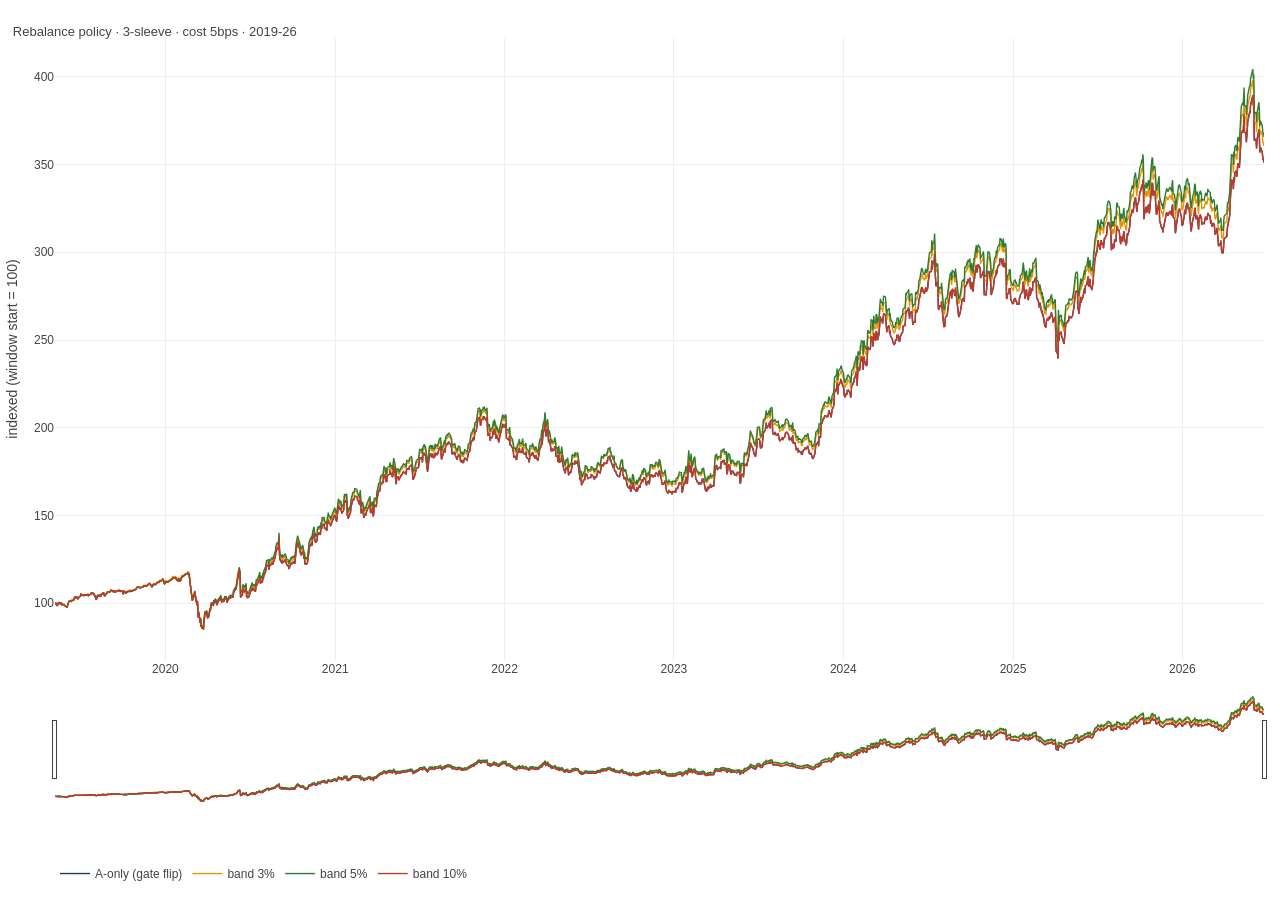
<file: lab/rebalance.html>
<!doctype html><html lang="zh-Hant"><head><meta charset="utf-8">
<meta name="robots" content="noindex,nofollow">
<meta name="viewport" content="width=device-width,initial-scale=1">
<title>Rebalance policy · 3-sleeve · cost 5bps · 2019-26</title>
<script src="https://cdn.plot.ly/plotly-2.35.2.min.js"></script>
<style>html,body{margin:0;height:100%}#c{width:100%;height:100vh}</style></head>
<body><div id="c"></div><script>
var DATA=[{"x": ["2019-05-08", "2019-05-09", "2019-05-10", "2019-05-13", "2019-05-14", "2019-05-15", "2019-05-16", "2019-05-17", "2019-05-20", "2019-05-21", "2019-05-22", "2019-05-23", "2019-05-24", "2019-05-28", "2019-05-29", "2019-05-30", "2019-05-31", "2019-06-03", "2019-06-04", "2019-06-05", "2019-06-06", "2019-06-07", "2019-06-10", "2019-06-11", "2019-06-12", "2019-06-13", "2019-06-14", "2019-06-17", "2019-06-18", "2019-06-19", "2019-06-20", "2019-06-21", "2019-06-24", "2019-06-25", "2019-06-26", "2019-06-27", "2019-06-28", "2019-07-01", "2019-07-02", "2019-07-03", "2019-07-05", "2019-07-08", "2019-07-09", "2019-07-10", "2019-07-11", "2019-07-12", "2019-07-15", "2019-07-16", "2019-07-17", "2019-07-18", "2019-07-19", "2019-07-22", "2019-07-23", "2019-07-24", "2019-07-25", "2019-07-26", "2019-07-29", "2019-07-30", "2019-07-31", "2019-08-01", "2019-08-02", "2019-08-05", "2019-08-06", "2019-08-07", "2019-08-08", "2019-08-09", "2019-08-12", "2019-08-13", "2019-08-14", "2019-08-15", "2019-08-16", "2019-08-19", "2019-08-20", "2019-08-21", "2019-08-22", "2019-08-23", "2019-08-26", "2019-08-27", "2019-08-28", "2019-08-29", "2019-08-30", "2019-09-03", "2019-09-04", "2019-09-05", "2019-09-06", "2019-09-09", "2019-09-10", "2019-09-11", "2019-09-12", "2019-09-13", "2019-09-16", "2019-09-17", "2019-09-18", "2019-09-19", "2019-09-20", "2019-09-23", "2019-09-24", "2019-09-25", "2019-09-26", "2019-09-27", "2019-09-30", "2019-10-01", "2019-10-02", "2019-10-03", "2019-10-04", "2019-10-07", "2019-10-08", "2019-10-09", "2019-10-10", "2019-10-11", "2019-10-14", "2019-10-15", "2019-10-16", "2019-10-17", "2019-10-18", "2019-10-21", "2019-10-22", "2019-10-23", "2019-10-24", "2019-10-25", "2019-10-28", "2019-10-29", "2019-10-30", "2019-10-31", "2019-11-01", "2019-11-04", "2019-11-05", "2019-11-06", "2019-11-07", "2019-11-08", "2019-11-11", "2019-11-12", "2019-11-13", "2019-11-14", "2019-11-15", "2019-11-18", "2019-11-19", "2019-11-20", "2019-11-21", "2019-11-22", "2019-11-25", "2019-11-26", "2019-11-27", "2019-11-29", "2019-12-02", "2019-12-03", "2019-12-04", "2019-12-05", "2019-12-06", "2019-12-09", "2019-12-10", "2019-12-11", "2019-12-12", "2019-12-13", "2019-12-16", "2019-12-17", "2019-12-18", "2019-12-19", "2019-12-20", "2019-12-23", "2019-12-24", "2019-12-26", "2019-12-27", "2019-12-30", "2019-12-31", "2020-01-02", "2020-01-03", "2020-01-06", "2020-01-07", "2020-01-08", "2020-01-09", "2020-01-10", "2020-01-13", "2020-01-14", "2020-01-15", "2020-01-16", "2020-01-17", "2020-01-21", "2020-01-22", "2020-01-23", "2020-01-24", "2020-01-27", "2020-01-28", "2020-01-29", "2020-01-30", "2020-01-31", "2020-02-03", "2020-02-04", "2020-02-05", "2020-02-06", "2020-02-07", "2020-02-10", "2020-02-11", "2020-02-12", "2020-02-13", "2020-02-14", "2020-02-18", "2020-02-19", "2020-02-20", "2020-02-21", "2020-02-24", "2020-02-25", "2020-02-26", "2020-02-27", "2020-02-28", "2020-03-02", "2020-03-03", "2020-03-04", "2020-03-05", "2020-03-06", "2020-03-09", "2020-03-10", "2020-03-11", "2020-03-12", "2020-03-13", "2020-03-16", "2020-03-17", "2020-03-18", "2020-03-19", "2020-03-20", "2020-03-23", "2020-03-24", "2020-03-25", "2020-03-26", "2020-03-27", "2020-03-30", "2020-03-31", "2020-04-01", "2020-04-02", "2020-04-03", "2020-04-06", "2020-04-07", "2020-04-08", "2020-04-09", "2020-04-13", "2020-04-14", "2020-04-15", "2020-04-16", "2020-04-17", "2020-04-20", "2020-04-21", "2020-04-22", "2020-04-23", "2020-04-24", "2020-04-27", "2020-04-28", "2020-04-29", "2020-04-30", "2020-05-01", "2020-05-04", "2020-05-05", "2020-05-06", "2020-05-07", "2020-05-08", "2020-05-11", "2020-05-12", "2020-05-13", "2020-05-14", "2020-05-15", "2020-05-18", "2020-05-19", "2020-05-20", "2020-05-21", "2020-05-22", "2020-05-26", "2020-05-27", "2020-05-28", "2020-05-29", "2020-06-01", "2020-06-02", "2020-06-03", "2020-06-04", "2020-06-05", "2020-06-08", "2020-06-09", "2020-06-10", "2020-06-11", "2020-06-12", "2020-06-15", "2020-06-16", "2020-06-17", "2020-06-18", "2020-06-19", "2020-06-22", "2020-06-23", "2020-06-24", "2020-06-25", "2020-06-26", "2020-06-29", "2020-06-30", "2020-07-01", "2020-07-02", "2020-07-06", "2020-07-07", "2020-07-08", "2020-07-09", "2020-07-10", "2020-07-13", "2020-07-14", "2020-07-15", "2020-07-16", "2020-07-17", "2020-07-20", "2020-07-21", "2020-07-22", "2020-07-23", "2020-07-24", "2020-07-27", "2020-07-28", "2020-07-29", "2020-07-30", "2020-07-31", "2020-08-03", "2020-08-04", "2020-08-05", "2020-08-06", "2020-08-07", "2020-08-10", "2020-08-11", "2020-08-12", "2020-08-13", "2020-08-14", "2020-08-17", "2020-08-18", "2020-08-19", "2020-08-20", "2020-08-21", "2020-08-24", "2020-08-25", "2020-08-26", "2020-08-27", "2020-08-28", "2020-08-31", "2020-09-01", "2020-09-02", "2020-09-03", "2020-09-04", "2020-09-08", "2020-09-09", "2020-09-10", "2020-09-11", "2020-09-14", "2020-09-15", "2020-09-16", "2020-09-17", "2020-09-18", "2020-09-21", "2020-09-22", "2020-09-23", "2020-09-24", "2020-09-25", "2020-09-28", "2020-09-29", "2020-09-30", "2020-10-01", "2020-10-02", "2020-10-05", "2020-10-06", "2020-10-07", "2020-10-08", "2020-10-09", "2020-10-12", "2020-10-13", "2020-10-14", "2020-10-15", "2020-10-16", "2020-10-19", "2020-10-20", "2020-10-21", "2020-10-22", "2020-10-23", "2020-10-26", "2020-10-27", "2020-10-28", "2020-10-29", "2020-10-30", "2020-11-02", "2020-11-03", "2020-11-04", "2020-11-05", "2020-11-06", "2020-11-09", "2020-11-10", "2020-11-11", "2020-11-12", "2020-11-13", "2020-11-16", "2020-11-17", "2020-11-18", "2020-11-19", "2020-11-20", "2020-11-23", "2020-11-24", "2020-11-25", "2020-11-27", "2020-11-30", "2020-12-01", "2020-12-02", "2020-12-03", "2020-12-04", "2020-12-07", "2020-12-08", "2020-12-09", "2020-12-10", "2020-12-11", "2020-12-14", "2020-12-15", "2020-12-16", "2020-12-17", "2020-12-18", "2020-12-21", "2020-12-22", "2020-12-23", "2020-12-24", "2020-12-28", "2020-12-29", "2020-12-30", "2020-12-31", "2021-01-04", "2021-01-05", "2021-01-06", "2021-01-07", "2021-01-08", "2021-01-11", "2021-01-12", "2021-01-13", "2021-01-14", "2021-01-15", "2021-01-19", "2021-01-20", "2021-01-21", "2021-01-22", "2021-01-25", "2021-01-26", "2021-01-27", "2021-01-28", "2021-01-29", "2021-02-01", "2021-02-02", "2021-02-03", "2021-02-04", "2021-02-05", "2021-02-08", "2021-02-09", "2021-02-10", "2021-02-11", "2021-02-12", "2021-02-16", "2021-02-17", "2021-02-18", "2021-02-19", "2021-02-22", "2021-02-23", "2021-02-24", "2021-02-25", "2021-02-26", "2021-03-01", "2021-03-02", "2021-03-03", "2021-03-04", "2021-03-05", "2021-03-08", "2021-03-09", "2021-03-10", "2021-03-11", "2021-03-12", "2021-03-15", "2021-03-16", "2021-03-17", "2021-03-18", "2021-03-19", "2021-03-22", "2021-03-23", "2021-03-24", "2021-03-25", "2021-03-26", "2021-03-29", "2021-03-30", "2021-03-31", "2021-04-01", "2021-04-05", "2021-04-06", "2021-04-07", "2021-04-08", "2021-04-09", "2021-04-12", "2021-04-13", "2021-04-14", "2021-04-15", "2021-04-16", "2021-04-19", "2021-04-20", "2021-04-21", "2021-04-22", "2021-04-23", "2021-04-26", "2021-04-27", "2021-04-28", "2021-04-29", "2021-04-30", "2021-05-03", "2021-05-04", "2021-05-05", "2021-05-06", "2021-05-07", "2021-05-10", "2021-05-11", "2021-05-12", "2021-05-13", "2021-05-14", "2021-05-17", "2021-05-18", "2021-05-19", "2021-05-20", "2021-05-21", "2021-05-24", "2021-05-25", "2021-05-26", "2021-05-27", "2021-05-28", "2021-06-01", "2021-06-02", "2021-06-03", "2021-06-04", "2021-06-07", "2021-06-08", "2021-06-09", "2021-06-10", "2021-06-11", "2021-06-14", "2021-06-15", "2021-06-16", "2021-06-17", "2021-06-18", "2021-06-21", "2021-06-22", "2021-06-23", "2021-06-24", "2021-06-25", "2021-06-28", "2021-06-29", "2021-06-30", "2021-07-01", "2021-07-02", "2021-07-06", "2021-07-07", "2021-07-08", "2021-07-09", "2021-07-12", "2021-07-13", "2021-07-14", "2021-07-15", "2021-07-16", "2021-07-19", "2021-07-20", "2021-07-21", "2021-07-22", "2021-07-23", "2021-07-26", "2021-07-27", "2021-07-28", "2021-07-29", "2021-07-30", "2021-08-02", "2021-08-03", "2021-08-04", "2021-08-05", "2021-08-06", "2021-08-09", "2021-08-10", "2021-08-11", "2021-08-12", "2021-08-13", "2021-08-16", "2021-08-17", "2021-08-18", "2021-08-19", "2021-08-20", "2021-08-23", "2021-08-24", "2021-08-25", "2021-08-26", "2021-08-27", "2021-08-30", "2021-08-31", "2021-09-01", "2021-09-02", "2021-09-03", "2021-09-07", "2021-09-08", "2021-09-09", "2021-09-10", "2021-09-13", "2021-09-14", "2021-09-15", "2021-09-16", "2021-09-17", "2021-09-20", "2021-09-21", "2021-09-22", "2021-09-23", "2021-09-24", "2021-09-27", "2021-09-28", "2021-09-29", "2021-09-30", "2021-10-01", "2021-10-04", "2021-10-05", "2021-10-06", "2021-10-07", "2021-10-08", "2021-10-11", "2021-10-12", "2021-10-13", "2021-10-14", "2021-10-15", "2021-10-18", "2021-10-19", "2021-10-20", "2021-10-21", "2021-10-22", "2021-10-25", "2021-10-26", "2021-10-27", "2021-10-28", "2021-10-29", "2021-11-01", "2021-11-02", "2021-11-03", "2021-11-04", "2021-11-05", "2021-11-08", "2021-11-09", "2021-11-10", "2021-11-11", "2021-11-12", "2021-11-15", "2021-11-16", "2021-11-17", "2021-11-18", "2021-11-19", "2021-11-22", "2021-11-23", "2021-11-24", "2021-11-26", "2021-11-29", "2021-11-30", "2021-12-01", "2021-12-02", "2021-12-03", "2021-12-06", "2021-12-07", "2021-12-08", "2021-12-09", "2021-12-10", "2021-12-13", "2021-12-14", "2021-12-15", "2021-12-16", "2021-12-17", "2021-12-20", "2021-12-21", "2021-12-22", "2021-12-23", "2021-12-27", "2021-12-28", "2021-12-29", "2021-12-30", "2021-12-31", "2022-01-03", "2022-01-04", "2022-01-05", "2022-01-06", "2022-01-07", "2022-01-10", "2022-01-11", "2022-01-12", "2022-01-13", "2022-01-14", "2022-01-18", "2022-01-19", "2022-01-20", "2022-01-21", "2022-01-24", "2022-01-25", "2022-01-26", "2022-01-27", "2022-01-28", "2022-01-31", "2022-02-01", "2022-02-02", "2022-02-03", "2022-02-04", "2022-02-07", "2022-02-08", "2022-02-09", "2022-02-10", "2022-02-11", "2022-02-14", "2022-02-15", "2022-02-16", "2022-02-17", "2022-02-18", "2022-02-22", "2022-02-23", "2022-02-24", "2022-02-25", "2022-02-28", "2022-03-01", "2022-03-02", "2022-03-03", "2022-03-04", "2022-03-07", "2022-03-08", "2022-03-09", "2022-03-10", "2022-03-11", "2022-03-14", "2022-03-15", "2022-03-16", "2022-03-17", "2022-03-18", "2022-03-21", "2022-03-22", "2022-03-23", "2022-03-24", "2022-03-25", "2022-03-28", "2022-03-29", "2022-03-30", "2022-03-31", "2022-04-01", "2022-04-04", "2022-04-05", "2022-04-06", "2022-04-07", "2022-04-08", "2022-04-11", "2022-04-12", "2022-04-13", "2022-04-14", "2022-04-18", "2022-04-19", "2022-04-20", "2022-04-21", "2022-04-22", "2022-04-25", "2022-04-26", "2022-04-27", "2022-04-28", "2022-04-29", "2022-05-02", "2022-05-03", "2022-05-04", "2022-05-05", "2022-05-06", "2022-05-09", "2022-05-10", "2022-05-11", "2022-05-12", "2022-05-13", "2022-05-16", "2022-05-17", "2022-05-18", "2022-05-19", "2022-05-20", "2022-05-23", "2022-05-24", "2022-05-25", "2022-05-26", "2022-05-27", "2022-05-31", "2022-06-01", "2022-06-02", "2022-06-03", "2022-06-06", "2022-06-07", "2022-06-08", "2022-06-09", "2022-06-10", "2022-06-13", "2022-06-14", "2022-06-15", "2022-06-16", "2022-06-17", "2022-06-21", "2022-06-22", "2022-06-23", "2022-06-24", "2022-06-27", "2022-06-28", "2022-06-29", "2022-06-30", "2022-07-01", "2022-07-05", "2022-07-06", "2022-07-07", "2022-07-08", "2022-07-11", "2022-07-12", "2022-07-13", "2022-07-14", "2022-07-15", "2022-07-18", "2022-07-19", "2022-07-20", "2022-07-21", "2022-07-22", "2022-07-25", "2022-07-26", "2022-07-27", "2022-07-28", "2022-07-29", "2022-08-01", "2022-08-02", "2022-08-03", "2022-08-04", "2022-08-05", "2022-08-08", "2022-08-09", "2022-08-10", "2022-08-11", "2022-08-12", "2022-08-15", "2022-08-16", "2022-08-17", "2022-08-18", "2022-08-19", "2022-08-22", "2022-08-23", "2022-08-24", "2022-08-25", "2022-08-26", "2022-08-29", "2022-08-30", "2022-08-31", "2022-09-01", "2022-09-02", "2022-09-06", "2022-09-07", "2022-09-08", "2022-09-09", "2022-09-12", "2022-09-13", "2022-09-14", "2022-09-15", "2022-09-16", "2022-09-19", "2022-09-20", "2022-09-21", "2022-09-22", "2022-09-23", "2022-09-26", "2022-09-27", "2022-09-28", "2022-09-29", "2022-09-30", "2022-10-03", "2022-10-04", "2022-10-05", "2022-10-06", "2022-10-07", "2022-10-10", "2022-10-11", "2022-10-12", "2022-10-13", "2022-10-14", "2022-10-17", "2022-10-18", "2022-10-19", "2022-10-20", "2022-10-21", "2022-10-24", "2022-10-25", "2022-10-26", "2022-10-27", "2022-10-28", "2022-10-31", "2022-11-01", "2022-11-02", "2022-11-03", "2022-11-04", "2022-11-07", "2022-11-08", "2022-11-09", "2022-11-10", "2022-11-11", "2022-11-14", "2022-11-15", "2022-11-16", "2022-11-17", "2022-11-18", "2022-11-21", "2022-11-22", "2022-11-23", "2022-11-25", "2022-11-28", "2022-11-29", "2022-11-30", "2022-12-01", "2022-12-02", "2022-12-05", "2022-12-06", "2022-12-07", "2022-12-08", "2022-12-09", "2022-12-12", "2022-12-13", "2022-12-14", "2022-12-15", "2022-12-16", "2022-12-19", "2022-12-20", "2022-12-21", "2022-12-22", "2022-12-23", "2022-12-27", "2022-12-28", "2022-12-29", "2022-12-30", "2023-01-03", "2023-01-04", "2023-01-05", "2023-01-06", "2023-01-09", "2023-01-10", "2023-01-11", "2023-01-12", "2023-01-13", "2023-01-17", "2023-01-18", "2023-01-19", "2023-01-20", "2023-01-23", "2023-01-24", "2023-01-25", "2023-01-26", "2023-01-27", "2023-01-30", "2023-01-31", "2023-02-01", "2023-02-02", "2023-02-03", "2023-02-06", "2023-02-07", "2023-02-08", "2023-02-09", "2023-02-10", "2023-02-13", "2023-02-14", "2023-02-15", "2023-02-16", "2023-02-17", "2023-02-21", "2023-02-22", "2023-02-23", "2023-02-24", "2023-02-27", "2023-02-28", "2023-03-01", "2023-03-02", "2023-03-03", "2023-03-06", "2023-03-07", "2023-03-08", "2023-03-09", "2023-03-10", "2023-03-13", "2023-03-14", "2023-03-15", "2023-03-16", "2023-03-17", "2023-03-20", "2023-03-21", "2023-03-22", "2023-03-23", "2023-03-24", "2023-03-27", "2023-03-28", "2023-03-29", "2023-03-30", "2023-03-31", "2023-04-03", "2023-04-04", "2023-04-05", "2023-04-06", "2023-04-10", "2023-04-11", "2023-04-12", "2023-04-13", "2023-04-14", "2023-04-17", "2023-04-18", "2023-04-19", "2023-04-20", "2023-04-21", "2023-04-24", "2023-04-25", "2023-04-26", "2023-04-27", "2023-04-28", "2023-05-01", "2023-05-02", "2023-05-03", "2023-05-04", "2023-05-05", "2023-05-08", "2023-05-09", "2023-05-10", "2023-05-11", "2023-05-12", "2023-05-15", "2023-05-16", "2023-05-17", "2023-05-18", "2023-05-19", "2023-05-22", "2023-05-23", "2023-05-24", "2023-05-25", "2023-05-26", "2023-05-30", "2023-05-31", "2023-06-01", "2023-06-02", "2023-06-05", "2023-06-06", "2023-06-07", "2023-06-08", "2023-06-09", "2023-06-12", "2023-06-13", "2023-06-14", "2023-06-15", "2023-06-16", "2023-06-20", "2023-06-21", "2023-06-22", "2023-06-23", "2023-06-26", "2023-06-27", "2023-06-28", "2023-06-29", "2023-06-30", "2023-07-03", "2023-07-05", "2023-07-06", "2023-07-07", "2023-07-10", "2023-07-11", "2023-07-12", "2023-07-13", "2023-07-14", "2023-07-17", "2023-07-18", "2023-07-19", "2023-07-20", "2023-07-21", "2023-07-24", "2023-07-25", "2023-07-26", "2023-07-27", "2023-07-28", "2023-07-31", "2023-08-01", "2023-08-02", "2023-08-03", "2023-08-04", "2023-08-07", "2023-08-08", "2023-08-09", "2023-08-10", "2023-08-11", "2023-08-14", "2023-08-15", "2023-08-16", "2023-08-17", "2023-08-18", "2023-08-21", "2023-08-22", "2023-08-23", "2023-08-24", "2023-08-25", "2023-08-28", "2023-08-29", "2023-08-30", "2023-08-31", "2023-09-01", "2023-09-05", "2023-09-06", "2023-09-07", "2023-09-08", "2023-09-11", "2023-09-12", "2023-09-13", "2023-09-14", "2023-09-15", "2023-09-18", "2023-09-19", "2023-09-20", "2023-09-21", "2023-09-22", "2023-09-25", "2023-09-26", "2023-09-27", "2023-09-28", "2023-09-29", "2023-10-02", "2023-10-03", "2023-10-04", "2023-10-05", "2023-10-06", "2023-10-09", "2023-10-10", "2023-10-11", "2023-10-12", "2023-10-13", "2023-10-16", "2023-10-17", "2023-10-18", "2023-10-19", "2023-10-20", "2023-10-23", "2023-10-24", "2023-10-25", "2023-10-26", "2023-10-27", "2023-10-30", "2023-10-31", "2023-11-01", "2023-11-02", "2023-11-03", "2023-11-06", "2023-11-07", "2023-11-08", "2023-11-09", "2023-11-10", "2023-11-13", "2023-11-14", "2023-11-15", "2023-11-16", "2023-11-17", "2023-11-20", "2023-11-21", "2023-11-22", "2023-11-24", "2023-11-27", "2023-11-28", "2023-11-29", "2023-11-30", "2023-12-01", "2023-12-04", "2023-12-05", "2023-12-06", "2023-12-07", "2023-12-08", "2023-12-11", "2023-12-12", "2023-12-13", "2023-12-14", "2023-12-15", "2023-12-18", "2023-12-19", "2023-12-20", "2023-12-21", "2023-12-22", "2023-12-26", "2023-12-27", "2023-12-28", "2023-12-29", "2024-01-02", "2024-01-03", "2024-01-04", "2024-01-05", "2024-01-08", "2024-01-09", "2024-01-10", "2024-01-11", "2024-01-12", "2024-01-16", "2024-01-17", "2024-01-18", "2024-01-19", "2024-01-22", "2024-01-23", "2024-01-24", "2024-01-25", "2024-01-26", "2024-01-29", "2024-01-30", "2024-01-31", "2024-02-01", "2024-02-02", "2024-02-05", "2024-02-06", "2024-02-07", "2024-02-08", "2024-02-09", "2024-02-12", "2024-02-13", "2024-02-14", "2024-02-15", "2024-02-16", "2024-02-20", "2024-02-21", "2024-02-22", "2024-02-23", "2024-02-26", "2024-02-27", "2024-02-28", "2024-02-29", "2024-03-01", "2024-03-04", "2024-03-05", "2024-03-06", "2024-03-07", "2024-03-08", "2024-03-11", "2024-03-12", "2024-03-13", "2024-03-14", "2024-03-15", "2024-03-18", "2024-03-19", "2024-03-20", "2024-03-21", "2024-03-22", "2024-03-25", "2024-03-26", "2024-03-27", "2024-03-28", "2024-04-01", "2024-04-02", "2024-04-03", "2024-04-04", "2024-04-05", "2024-04-08", "2024-04-09", "2024-04-10", "2024-04-11", "2024-04-12", "2024-04-15", "2024-04-16", "2024-04-17", "2024-04-18", "2024-04-19", "2024-04-22", "2024-04-23", "2024-04-24", "2024-04-25", "2024-04-26", "2024-04-29", "2024-04-30", "2024-05-01", "2024-05-02", "2024-05-03", "2024-05-06", "2024-05-07", "2024-05-08", "2024-05-09", "2024-05-10", "2024-05-13", "2024-05-14", "2024-05-15", "2024-05-16", "2024-05-17", "2024-05-20", "2024-05-21", "2024-05-22", "2024-05-23", "2024-05-24", "2024-05-28", "2024-05-29", "2024-05-30", "2024-05-31", "2024-06-03", "2024-06-04", "2024-06-05", "2024-06-06", "2024-06-07", "2024-06-10", "2024-06-11", "2024-06-12", "2024-06-13", "2024-06-14", "2024-06-17", "2024-06-18", "2024-06-20", "2024-06-21", "2024-06-24", "2024-06-25", "2024-06-26", "2024-06-27", "2024-06-28", "2024-07-01", "2024-07-02", "2024-07-03", "2024-07-05", "2024-07-08", "2024-07-09", "2024-07-10", "2024-07-11", "2024-07-12", "2024-07-15", "2024-07-16", "2024-07-17", "2024-07-18", "2024-07-19", "2024-07-22", "2024-07-23", "2024-07-24", "2024-07-25", "2024-07-26", "2024-07-29", "2024-07-30", "2024-07-31", "2024-08-01", "2024-08-02", "2024-08-05", "2024-08-06", "2024-08-07", "2024-08-08", "2024-08-09", "2024-08-12", "2024-08-13", "2024-08-14", "2024-08-15", "2024-08-16", "2024-08-19", "2024-08-20", "2024-08-21", "2024-08-22", "2024-08-23", "2024-08-26", "2024-08-27", "2024-08-28", "2024-08-29", "2024-08-30", "2024-09-03", "2024-09-04", "2024-09-05", "2024-09-06", "2024-09-09", "2024-09-10", "2024-09-11", "2024-09-12", "2024-09-13", "2024-09-16", "2024-09-17", "2024-09-18", "2024-09-19", "2024-09-20", "2024-09-23", "2024-09-24", "2024-09-25", "2024-09-26", "2024-09-27", "2024-09-30", "2024-10-01", "2024-10-02", "2024-10-03", "2024-10-04", "2024-10-07", "2024-10-08", "2024-10-09", "2024-10-10", "2024-10-11", "2024-10-14", "2024-10-15", "2024-10-16", "2024-10-17", "2024-10-18", "2024-10-21", "2024-10-22", "2024-10-23", "2024-10-24", "2024-10-25", "2024-10-28", "2024-10-29", "2024-10-30", "2024-10-31", "2024-11-01", "2024-11-04", "2024-11-05", "2024-11-06", "2024-11-07", "2024-11-08", "2024-11-11", "2024-11-12", "2024-11-13", "2024-11-14", "2024-11-15", "2024-11-18", "2024-11-19", "2024-11-20", "2024-11-21", "2024-11-22", "2024-11-25", "2024-11-26", "2024-11-27", "2024-11-29", "2024-12-02", "2024-12-03", "2024-12-04", "2024-12-05", "2024-12-06", "2024-12-09", "2024-12-10", "2024-12-11", "2024-12-12", "2024-12-13", "2024-12-16", "2024-12-17", "2024-12-18", "2024-12-19", "2024-12-20", "2024-12-23", "2024-12-24", "2024-12-26", "2024-12-27", "2024-12-30", "2024-12-31", "2025-01-02", "2025-01-03", "2025-01-06", "2025-01-07", "2025-01-08", "2025-01-10", "2025-01-13", "2025-01-14", "2025-01-15", "2025-01-16", "2025-01-17", "2025-01-21", "2025-01-22", "2025-01-23", "2025-01-24", "2025-01-27", "2025-01-28", "2025-01-29", "2025-01-30", "2025-01-31", "2025-02-03", "2025-02-04", "2025-02-05", "2025-02-06", "2025-02-07", "2025-02-10", "2025-02-11", "2025-02-12", "2025-02-13", "2025-02-14", "2025-02-18", "2025-02-19", "2025-02-20", "2025-02-21", "2025-02-24", "2025-02-25", "2025-02-26", "2025-02-27", "2025-02-28", "2025-03-03", "2025-03-04", "2025-03-05", "2025-03-06", "2025-03-07", "2025-03-10", "2025-03-11", "2025-03-12", "2025-03-13", "2025-03-14", "2025-03-17", "2025-03-18", "2025-03-19", "2025-03-20", "2025-03-21", "2025-03-24", "2025-03-25", "2025-03-26", "2025-03-27", "2025-03-28", "2025-03-31", "2025-04-01", "2025-04-02", "2025-04-03", "2025-04-04", "2025-04-07", "2025-04-08", "2025-04-09", "2025-04-10", "2025-04-11", "2025-04-14", "2025-04-15", "2025-04-16", "2025-04-17", "2025-04-21", "2025-04-22", "2025-04-23", "2025-04-24", "2025-04-25", "2025-04-28", "2025-04-29", "2025-04-30", "2025-05-01", "2025-05-02", "2025-05-05", "2025-05-06", "2025-05-07", "2025-05-08", "2025-05-09", "2025-05-12", "2025-05-13", "2025-05-14", "2025-05-15", "2025-05-16", "2025-05-19", "2025-05-20", "2025-05-21", "2025-05-22", "2025-05-23", "2025-05-27", "2025-05-28", "2025-05-29", "2025-05-30", "2025-06-02", "2025-06-03", "2025-06-04", "2025-06-05", "2025-06-06", "2025-06-09", "2025-06-10", "2025-06-11", "2025-06-12", "2025-06-13", "2025-06-16", "2025-06-17", "2025-06-18", "2025-06-20", "2025-06-23", "2025-06-24", "2025-06-25", "2025-06-26", "2025-06-27", "2025-06-30", "2025-07-01", "2025-07-02", "2025-07-03", "2025-07-07", "2025-07-08", "2025-07-09", "2025-07-10", "2025-07-11", "2025-07-14", "2025-07-15", "2025-07-16", "2025-07-17", "2025-07-18", "2025-07-21", "2025-07-22", "2025-07-23", "2025-07-24", "2025-07-25", "2025-07-28", "2025-07-29", "2025-07-30", "2025-07-31", "2025-08-01", "2025-08-04", "2025-08-05", "2025-08-06", "2025-08-07", "2025-08-08", "2025-08-11", "2025-08-12", "2025-08-13", "2025-08-14", "2025-08-15", "2025-08-18", "2025-08-19", "2025-08-20", "2025-08-21", "2025-08-22", "2025-08-25", "2025-08-26", "2025-08-27", "2025-08-28", "2025-08-29", "2025-09-02", "2025-09-03", "2025-09-04", "2025-09-05", "2025-09-08", "2025-09-09", "2025-09-10", "2025-09-11", "2025-09-12", "2025-09-15", "2025-09-16", "2025-09-17", "2025-09-18", "2025-09-19", "2025-09-22", "2025-09-23", "2025-09-24", "2025-09-25", "2025-09-26", "2025-09-29", "2025-09-30", "2025-10-01", "2025-10-02", "2025-10-03", "2025-10-06", "2025-10-07", "2025-10-08", "2025-10-09", "2025-10-10", "2025-10-13", "2025-10-14", "2025-10-15", "2025-10-16", "2025-10-17", "2025-10-20", "2025-10-21", "2025-10-22", "2025-10-23", "2025-10-24", "2025-10-27", "2025-10-28", "2025-10-29", "2025-10-30", "2025-10-31", "2025-11-03", "2025-11-04", "2025-11-05", "2025-11-06", "2025-11-07", "2025-11-10", "2025-11-11", "2025-11-12", "2025-11-13", "2025-11-14", "2025-11-17", "2025-11-18", "2025-11-19", "2025-11-20", "2025-11-21", "2025-11-24", "2025-11-25", "2025-11-26", "2025-11-28", "2025-12-01", "2025-12-02", "2025-12-03", "2025-12-04", "2025-12-05", "2025-12-08", "2025-12-09", "2025-12-10", "2025-12-11", "2025-12-12", "2025-12-15", "2025-12-16", "2025-12-17", "2025-12-18", "2025-12-19", "2025-12-22", "2025-12-23", "2025-12-24", "2025-12-26", "2025-12-29", "2025-12-30", "2025-12-31", "2026-01-02", "2026-01-05", "2026-01-06", "2026-01-07", "2026-01-08", "2026-01-09", "2026-01-12", "2026-01-13", "2026-01-14", "2026-01-15", "2026-01-16", "2026-01-20", "2026-01-21", "2026-01-22", "2026-01-23", "2026-01-26", "2026-01-27", "2026-01-28", "2026-01-29", "2026-01-30", "2026-02-02", "2026-02-03", "2026-02-04", "2026-02-05", "2026-02-06", "2026-02-09", "2026-02-10", "2026-02-11", "2026-02-12", "2026-02-13", "2026-02-17", "2026-02-18", "2026-02-19", "2026-02-20", "2026-02-23", "2026-02-24", "2026-02-25", "2026-02-26", "2026-02-27", "2026-03-02", "2026-03-03", "2026-03-04", "2026-03-05", "2026-03-06", "2026-03-09", "2026-03-10", "2026-03-11", "2026-03-12", "2026-03-13", "2026-03-16", "2026-03-17", "2026-03-18", "2026-03-19", "2026-03-20", "2026-03-23", "2026-03-24", "2026-03-25", "2026-03-26", "2026-03-27", "2026-03-30", "2026-03-31", "2026-04-01", "2026-04-02", "2026-04-06", "2026-04-07", "2026-04-08", "2026-04-09", "2026-04-10", "2026-04-13", "2026-04-14", "2026-04-15", "2026-04-16", "2026-04-17", "2026-04-20", "2026-04-21", "2026-04-22", "2026-04-23", "2026-04-24", "2026-04-27", "2026-04-28", "2026-04-29", "2026-04-30", "2026-05-01", "2026-05-04", "2026-05-05", "2026-05-06", "2026-05-07", "2026-05-08", "2026-05-11", "2026-05-12", "2026-05-13", "2026-05-14", "2026-05-15", "2026-05-18", "2026-05-19", "2026-05-20", "2026-05-21", "2026-05-22", "2026-05-26", "2026-05-27", "2026-05-28", "2026-05-29", "2026-06-01", "2026-06-02", "2026-06-03", "2026-06-04", "2026-06-05", "2026-06-08", "2026-06-09", "2026-06-10", "2026-06-11", "2026-06-12", "2026-06-15", "2026-06-16", "2026-06-17", "2026-06-18", "2026-06-22", "2026-06-23", "2026-06-24", "2026-06-25", "2026-06-26"], "y": [100000.0, 99742.72, 100060.81, 98549.42, 99117.27, 99587.22, 100548.24, 100202.54, 99573.2, 100163.58, 99974.18, 99206.85, 99440.01, 99046.89, 98568.68, 98840.69, 98180.46, 97804.03, 99120.5, 99728.15, 100217.32, 101120.74, 101221.21, 101155.83, 101055.1, 101608.5, 101622.36, 101706.95, 102627.96, 102907.24, 103713.28, 103289.19, 103403.46, 102769.01, 102501.92, 102759.61, 103252.18, 103704.67, 104114.23, 105073.49, 104682.12, 104284.07, 104302.47, 104722.41, 104730.46, 105094.22, 105120.62, 104824.91, 104556.54, 104903.5, 104402.31, 104543.3, 104965.46, 105366.52, 104947.95, 105773.5, 105716.23, 105595.68, 104777.36, 104759.82, 104247.75, 101954.69, 102999.51, 103487.36, 104697.33, 104382.17, 103989.83, 104956.1, 103697.34, 104417.58, 105116.18, 105729.14, 105266.54, 105724.45, 105556.34, 104100.46, 104907.29, 105100.88, 105702.97, 106372.63, 106538.9, 106384.88, 107208.5, 107324.96, 107496.11, 106970.55, 106440.75, 107056.65, 107078.26, 106454.53, 106429.97, 106893.06, 106912.31, 107148.41, 107031.01, 107337.79, 106914.73, 107051.0, 107110.21, 106750.56, 106960.05, 106245.64, 105194.08, 105835.67, 106793.52, 106379.97, 105432.82, 105992.7, 106148.27, 106701.04, 106735.57, 107257.39, 107212.71, 107123.56, 106796.35, 107077.82, 106913.25, 107282.2, 107456.69, 107713.99, 107829.94, 107800.15, 108245.96, 108442.91, 109091.73, 109250.27, 108771.22, 108859.06, 108867.37, 108910.85, 108698.66, 108958.93, 109159.35, 109393.97, 109861.9, 109938.91, 110057.95, 109914.61, 109650.18, 109925.13, 110584.21, 110819.38, 111170.93, 110845.44, 109824.94, 109496.77, 110075.43, 110069.82, 110713.16, 110476.32, 110380.9, 110680.64, 111191.52, 111442.33, 112032.56, 112033.28, 111897.01, 112280.28, 112663.39, 112774.58, 112860.66, 113562.92, 113570.44, 111131.68, 111232.6, 112250.85, 111987.52, 112288.06, 112062.31, 112402.24, 112915.74, 112816.84, 113315.49, 113227.83, 113567.76, 114165.13, 114587.58, 114505.11, 114527.28, 114670.93, 114063.25, 112682.41, 113462.58, 113521.08, 113860.15, 112599.59, 112940.69, 113976.99, 114799.71, 115270.15, 115025.38, 115846.04, 115979.85, 116444.38, 116433.45, 116603.06, 116759.8, 117315.74, 117110.88, 116454.5, 108994.0, 106637.23, 106070.21, 102528.55, 101431.66, 104932.55, 103563.22, 106735.34, 104535.24, 103838.54, 98881.03, 101233.15, 97305.16, 91912.82, 94842.41, 88749.9, 91183.35, 86469.77, 87549.22, 85835.28, 85391.06, 90071.61, 91271.41, 94650.74, 93412.6, 95133.93, 93796.63, 91394.58, 92933.75, 91983.94, 96160.88, 96025.95, 98064.78, 99301.74, 98792.74, 100755.1, 99586.65, 100002.71, 101501.08, 100499.31, 98859.96, 100219.36, 100324.03, 101279.8, 102165.13, 101797.71, 103524.11, 102515.86, 100826.77, 100997.94, 101580.86, 100752.0, 101750.24, 102771.18, 102707.77, 101375.2, 100333.11, 101460.86, 101691.57, 103133.43, 102700.93, 103651.77, 103132.01, 103365.54, 103653.88, 106518.9, 106197.32, 107208.07, 108047.37, 109313.61, 111456.42, 110989.95, 116215.14, 119211.12, 117756.85, 116623.77, 103299.01, 104086.64, 104649.66, 108188.03, 107237.04, 107349.59, 106261.85, 107930.85, 108746.45, 103518.05, 104365.23, 102926.57, 103800.18, 104875.07, 105051.05, 106086.79, 109109.53, 107163.97, 107709.21, 107476.17, 108301.78, 106586.47, 109185.37, 111100.54, 110354.28, 110830.27, 112659.87, 113297.3, 114955.86, 112595.44, 111224.35, 112882.53, 111814.67, 114420.85, 113680.19, 115627.38, 117005.24, 118109.6, 119723.63, 121608.21, 121239.97, 121881.54, 118936.73, 121810.95, 121543.85, 121456.63, 122495.11, 123304.18, 121954.74, 122619.57, 123329.36, 125769.68, 126567.46, 129321.94, 129562.88, 131436.73, 130490.51, 133303.78, 137357.02, 127492.61, 124898.99, 122912.16, 124480.95, 123188.29, 123269.02, 124370.0, 124727.47, 124293.07, 123274.88, 122343.04, 121210.0, 121812.48, 119779.96, 119825.12, 120958.23, 122783.62, 122457.18, 122656.59, 123497.79, 122704.3, 123935.25, 122571.22, 126343.68, 128417.54, 130730.94, 134906.92, 133513.79, 131828.59, 131487.64, 131282.31, 127346.86, 128137.72, 127678.82, 128930.8, 129697.32, 125478.44, 125282.34, 122146.39, 122976.27, 122018.0, 122861.68, 124379.17, 126403.81, 131397.6, 131521.98, 133589.65, 133013.89, 134840.02, 132736.18, 136374.84, 139707.16, 138555.97, 135201.26, 136169.85, 134520.62, 135873.86, 139772.14, 139129.01, 140302.39, 138957.64, 141942.15, 142542.49, 142552.11, 144968.35, 144647.26, 145320.29, 142560.47, 142984.0, 142370.04, 141388.95, 144990.08, 145414.04, 147690.37, 146486.11, 145326.09, 144332.47, 144480.13, 145723.53, 148165.58, 148127.59, 148694.11, 150357.95, 146513.65, 148660.46, 149947.63, 154362.29, 155871.7, 153600.05, 153687.62, 154738.7, 153495.47, 151186.62, 152801.7, 158269.22, 158591.54, 157306.89, 158717.33, 157998.11, 149810.64, 150688.65, 148227.75, 150120.99, 151566.53, 151812.15, 154807.6, 156511.5, 158954.23, 159086.94, 159049.9, 159445.58, 161105.9, 160796.84, 160468.29, 159066.11, 158633.87, 156494.73, 156775.96, 160269.96, 152398.08, 151194.14, 153694.76, 151588.06, 150064.03, 148573.16, 150893.02, 149990.26, 151926.57, 152525.44, 153960.68, 154281.35, 156139.85, 156059.87, 156824.25, 151922.05, 151718.39, 153938.77, 150931.27, 149450.67, 151015.62, 155639.47, 155800.69, 154765.8, 156039.28, 159388.46, 164136.72, 163878.21, 164133.36, 165878.25, 168166.02, 168213.63, 169393.91, 168422.91, 172201.78, 173516.14, 172109.54, 168932.71, 172291.78, 169074.93, 172880.58, 173573.36, 173534.35, 173482.37, 175731.02, 173302.69, 174169.03, 171835.76, 172304.62, 175037.32, 178056.72, 174509.52, 171060.39, 167896.24, 169340.53, 172105.82, 171956.94, 170960.39, 170112.5, 171564.93, 171694.35, 173197.85, 173188.43, 173760.31, 174038.56, 174847.63, 174132.86, 174949.55, 173303.32, 176679.13, 176549.17, 176661.73, 176385.45, 177872.56, 178200.0, 178795.33, 178349.75, 175754.66, 175077.14, 170420.92, 172298.34, 174045.15, 173608.77, 175841.26, 176786.78, 177406.12, 177380.66, 177911.92, 180019.34, 183063.18, 182147.07, 183468.21, 180292.7, 184122.79, 185702.5, 184204.6, 184884.46, 183743.75, 180716.97, 175044.27, 176858.24, 179915.03, 180927.32, 184466.81, 185268.62, 183514.66, 183664.48, 185230.6, 183400.67, 182830.08, 185569.59, 183467.21, 185559.17, 185464.86, 184412.38, 185023.15, 186008.3, 187118.08, 188230.3, 189459.79, 186485.33, 182031.24, 182471.23, 183604.4, 187013.68, 187459.2, 188089.29, 185867.01, 189440.44, 191071.3, 190173.24, 191376.16, 191843.83, 191854.79, 190299.95, 189717.66, 188384.35, 184943.91, 185642.02, 185127.69, 186295.41, 185944.03, 184107.12, 181954.25, 181845.95, 183386.02, 184573.73, 184662.11, 184100.54, 180944.46, 181399.79, 180223.22, 181675.7, 179888.11, 181220.83, 181802.42, 182667.74, 182627.08, 181787.54, 181546.33, 182392.1, 184851.66, 185809.52, 186668.66, 189484.21, 191106.76, 192214.22, 191828.44, 193908.19, 194400.94, 192752.54, 196203.44, 197422.8, 198165.22, 199541.38, 201390.52, 203124.4, 205414.45, 205831.71, 204958.11, 201560.48, 201617.56, 204631.88, 204702.06, 206343.13, 205048.57, 206657.06, 205429.61, 204213.05, 204974.87, 205951.34, 195525.96, 196894.89, 195094.9, 192568.73, 194504.86, 193799.66, 195160.46, 198411.69, 198611.81, 195985.83, 199452.26, 196509.34, 193658.04, 195854.73, 194876.74, 193330.49, 191694.99, 194173.52, 195337.18, 196319.76, 201943.8, 202153.3, 201646.36, 201091.08, 200133.4, 202197.68, 201810.96, 194136.81, 194024.64, 193749.66, 193079.34, 194532.53, 195236.89, 189935.79, 190309.96, 188499.7, 187405.18, 186185.3, 183366.02, 183679.11, 182644.77, 182221.86, 181617.93, 184792.49, 186464.8, 187288.1, 188611.72, 185638.42, 186511.88, 185787.55, 186632.8, 188817.38, 186454.07, 185324.0, 184997.36, 186043.79, 186357.1, 183634.55, 182998.24, 182069.72, 180201.05, 182303.1, 184855.8, 184781.54, 184222.53, 186206.58, 185716.95, 184939.39, 182870.64, 182837.73, 184336.18, 184053.74, 182762.9, 181243.03, 182990.57, 185211.22, 187016.99, 188274.01, 189342.63, 193910.69, 190217.15, 194952.39, 196856.72, 199249.22, 203430.54, 201303.27, 195072.78, 196168.76, 199603.31, 195327.56, 191574.06, 193370.76, 192807.48, 186745.98, 186587.4, 188374.16, 186847.74, 187286.42, 189340.62, 188892.69, 187424.39, 183746.94, 183872.84, 180585.96, 181008.33, 184802.74, 180121.63, 181203.52, 181119.11, 184435.03, 180465.87, 180203.57, 175920.78, 175797.66, 174600.5, 174069.67, 176913.6, 176819.87, 178360.23, 174028.62, 173237.7, 173367.65, 175091.52, 174240.7, 175272.05, 177452.11, 180090.74, 179268.69, 179079.18, 181269.73, 179711.36, 180077.78, 181265.57, 180419.13, 177828.65, 174782.15, 170475.65, 169899.52, 171016.53, 167646.18, 167824.12, 170548.97, 170049.68, 170655.42, 173756.39, 173503.55, 171671.55, 171938.06, 170770.56, 171700.84, 171609.0, 171612.05, 173247.39, 173160.27, 172312.04, 170978.21, 170845.89, 170610.49, 172361.76, 171625.05, 174137.43, 174938.71, 175849.72, 174657.38, 174823.97, 173864.96, 176345.9, 177558.88, 178995.39, 178565.56, 177920.96, 180166.41, 179686.33, 179505.09, 179889.97, 179424.11, 181109.96, 181059.64, 183086.62, 183555.2, 183807.37, 181274.39, 181893.78, 180345.84, 177871.81, 177681.3, 177980.55, 179466.9, 175628.44, 174983.99, 173822.54, 172788.69, 173380.59, 172404.39, 172112.47, 174107.83, 174759.61, 176445.72, 177288.48, 172764.55, 173107.61, 171675.11, 170740.31, 171688.79, 170524.11, 169147.85, 168061.47, 166540.74, 165711.03, 165488.27, 167256.83, 165124.08, 163533.66, 166208.54, 168811.63, 168757.22, 168047.03, 165309.37, 164469.08, 163939.61, 163658.47, 166004.41, 163836.25, 165871.54, 166969.56, 166556.7, 165734.3, 167860.49, 169212.91, 170687.8, 169572.9, 169203.62, 171702.63, 171023.34, 170555.19, 168096.88, 167170.99, 168484.47, 169361.15, 169812.68, 167722.76, 172714.16, 173274.6, 172482.2, 173264.86, 172330.93, 172057.49, 172545.02, 172301.63, 173677.74, 174230.71, 174140.58, 172415.97, 172262.69, 175358.32, 175573.22, 175031.8, 169120.85, 167683.43, 167607.54, 168408.73, 167588.04, 169031.19, 169888.73, 167821.31, 164960.88, 163929.36, 162798.25, 163198.05, 164628.93, 163176.13, 163624.75, 163172.54, 161992.2, 163858.28, 163628.36, 163414.53, 164237.18, 162967.33, 165379.04, 165367.05, 166140.62, 167455.4, 168162.47, 168698.3, 168375.45, 163369.6, 162952.98, 164650.57, 168308.87, 168178.69, 168378.14, 171526.89, 172141.89, 168006.51, 172372.52, 176336.5, 180681.78, 176484.25, 174489.48, 178898.25, 174986.97, 171951.14, 172334.68, 176362.61, 176423.82, 177212.44, 172359.14, 171357.9, 168882.24, 168616.02, 169127.86, 167902.78, 168542.64, 167933.58, 167748.76, 168644.38, 170592.96, 170747.21, 168380.85, 168662.58, 166470.39, 164507.45, 163709.65, 165909.45, 164378.59, 166602.13, 165274.48, 166625.66, 168032.73, 166031.64, 166360.04, 166634.61, 167187.88, 166620.12, 171246.27, 173192.62, 177579.18, 178733.03, 177000.36, 175876.75, 176952.29, 177451.82, 177570.77, 176470.18, 180939.96, 180048.69, 181227.48, 181504.64, 181386.0, 179362.77, 179389.04, 179886.43, 174182.98, 173572.04, 175987.98, 178943.02, 178474.01, 174950.0, 174179.81, 173223.85, 175277.66, 175291.29, 174001.89, 174278.74, 173493.79, 173060.91, 173587.4, 172449.76, 173905.91, 174771.66, 174448.26, 174547.55, 170836.53, 168115.84, 169041.82, 173374.66, 173627.57, 171774.07, 174837.1, 179363.63, 178523.37, 179459.63, 178140.34, 180117.08, 180903.83, 184159.64, 186424.06, 186975.34, 191502.09, 190427.98, 188412.0, 186542.06, 187666.51, 185018.42, 183533.61, 187470.13, 187839.36, 188922.89, 193197.72, 193660.39, 192908.42, 189555.12, 188305.97, 189131.51, 191659.12, 194553.79, 197461.67, 197337.37, 198807.93, 201932.12, 202771.99, 200077.89, 199977.19, 201567.33, 202685.59, 202897.59, 199647.69, 203744.26, 204583.39, 203180.85, 197290.03, 196756.32, 196008.72, 197213.77, 196684.13, 195793.48, 195768.43, 195913.55, 196426.23, 194747.33, 193641.7, 192583.77, 192702.5, 193661.97, 193299.4, 194720.85, 192912.07, 194006.41, 194811.61, 196751.24, 197517.11, 197110.82, 197709.71, 196158.47, 193639.03, 193009.49, 193437.17, 194292.3, 192313.25, 192696.02, 195805.44, 191391.38, 191608.99, 191369.69, 190073.78, 187858.5, 187587.79, 188061.6, 186225.21, 186389.15, 187007.62, 186555.68, 186296.26, 184629.99, 185120.01, 184973.49, 186688.68, 187591.08, 188251.92, 188788.97, 188017.67, 187865.12, 189249.94, 189665.48, 187941.54, 186989.34, 185309.75, 184859.29, 185746.89, 184222.3, 182671.85, 182280.5, 183463.83, 184330.57, 185344.53, 187583.64, 190355.59, 191134.1, 192089.99, 192222.85, 189465.17, 194922.29, 194558.82, 201306.76, 202240.46, 202518.39, 203161.03, 205868.33, 205052.49, 206854.75, 206916.47, 206148.86, 206517.3, 206241.75, 207738.03, 209956.06, 207729.03, 207465.14, 205873.38, 208537.53, 210319.79, 211977.67, 213687.22, 219798.78, 221117.52, 220565.08, 222911.34, 225744.34, 219057.37, 223128.4, 224197.78, 226078.22, 227312.66, 227106.74, 225459.73, 222669.69, 218800.11, 217364.92, 217321.81, 219643.27, 218901.78, 221622.52, 220986.59, 221355.98, 219714.93, 217219.74, 218580.01, 223708.14, 224778.56, 225932.3, 226003.34, 228500.56, 228187.91, 231707.49, 231515.93, 223918.39, 230079.0, 234569.15, 232371.56, 233785.85, 237501.45, 237785.63, 240347.1, 239972.16, 232872.99, 237189.5, 240606.48, 238077.69, 235180.09, 235776.97, 245675.69, 246191.64, 244378.79, 245211.72, 244475.32, 246348.77, 251828.13, 251415.27, 246262.58, 249063.64, 254043.73, 250422.43, 249773.03, 254949.41, 254680.28, 253435.94, 249955.32, 253199.08, 256454.93, 261436.04, 263362.12, 262166.87, 260808.31, 259384.86, 263970.65, 264781.16, 264360.02, 260877.06, 261548.39, 254449.75, 257017.3, 257590.62, 258081.12, 253660.59, 255549.45, 252292.29, 250937.83, 250445.16, 248700.0, 248526.9, 247267.62, 248231.48, 250542.77, 250366.97, 249762.45, 252712.85, 252672.74, 249740.31, 248985.32, 249551.01, 251598.85, 253903.41, 254382.71, 254375.14, 257566.4, 258138.74, 258242.33, 260389.77, 266454.53, 265253.46, 266536.32, 267508.75, 268586.02, 266540.49, 262108.93, 265468.82, 266280.83, 262214.45, 258623.72, 260053.68, 260311.49, 260013.88, 266666.5, 266817.65, 265537.98, 267571.03, 268776.48, 272924.73, 273773.27, 274269.03, 278617.67, 280157.88, 279381.05, 277717.48, 276519.01, 278431.35, 279017.92, 279941.24, 277531.48, 279269.03, 282622.59, 285355.25, 288754.44, 288907.2, 289554.26, 295442.71, 290135.48, 293437.31, 294894.68, 299201.71, 289832.19, 285178.23, 280604.63, 282793.11, 281415.74, 268439.45, 267078.51, 269547.58, 269565.15, 268603.22, 272070.23, 268558.42, 263925.27, 257360.04, 258582.84, 257382.6, 262198.73, 263246.27, 263909.95, 267241.65, 267861.37, 271461.26, 272363.21, 277525.01, 276484.46, 278192.14, 273630.26, 279110.61, 277929.14, 278495.21, 275261.42, 275451.61, 279930.01, 268809.43, 267654.08, 266620.51, 263037.85, 265386.58, 266550.63, 268385.86, 270180.68, 272976.57, 274041.44, 273975.47, 271691.25, 281098.12, 280238.43, 281643.98, 283631.27, 282120.32, 284700.49, 283408.1, 285461.39, 280673.72, 280740.78, 278907.64, 283071.33, 277612.01, 282356.39, 285817.73, 284754.28, 288189.84, 292766.69, 288438.11, 291055.92, 290748.63, 293123.08, 291518.85, 291225.63, 285189.81, 286792.41, 286304.87, 288179.63, 289356.61, 287401.7, 275517.96, 276017.41, 275754.46, 278268.17, 281845.41, 287033.94, 289128.46, 288908.46, 286549.64, 286469.77, 282688.73, 275593.87, 278111.03, 280132.23, 280421.53, 283342.46, 285416.62, 286844.52, 289856.84, 287817.94, 291764.85, 292879.78, 292880.54, 296642.8, 295294.62, 296555.33, 293520.68, 291931.87, 296389.37, 292688.0, 291507.02, 293812.55, 291333.45, 273822.29, 273383.03, 275917.57, 276943.12, 279269.28, 279237.54, 273317.04, 271136.8, 270784.18, 270971.96, 273050.44, 273833.52, 271803.18, 272490.13, 270320.85, 270596.99, 270448.98, 274238.83, 273981.13, 275981.19, 277424.25, 280341.8, 283232.51, 281245.68, 273475.55, 278140.02, 275803.88, 278958.22, 276032.35, 272711.7, 275914.38, 278368.41, 280155.07, 275354.91, 279375.75, 279584.38, 277898.21, 283428.28, 282550.08, 284824.04, 285860.88, 283308.92, 273740.07, 272934.96, 271575.54, 271829.09, 268467.88, 271270.27, 268017.55, 265369.46, 267086.91, 263495.38, 264519.5, 258865.32, 257461.67, 258769.85, 256978.81, 260872.66, 262588.39, 261074.76, 263139.27, 262472.34, 262258.39, 265165.26, 265749.54, 263517.5, 263378.52, 260043.8, 261465.78, 262196.78, 263154.93, 254086.6, 243602.7, 242265.0, 239473.38, 257265.4, 249475.53, 252989.9, 254366.0, 254306.21, 251508.44, 251450.17, 247790.74, 252097.16, 254279.18, 258382.15, 259780.49, 259954.41, 260843.93, 260645.38, 261028.06, 263338.26, 262901.51, 262580.29, 262899.44, 263351.69, 263511.55, 268213.9, 271498.33, 271407.81, 274487.28, 277508.24, 278220.16, 276548.04, 267633.12, 267420.18, 264825.12, 274554.26, 271181.58, 273848.79, 272829.0, 276238.75, 278811.35, 279254.89, 276573.58, 280898.81, 281496.54, 284627.0, 283635.02, 286327.23, 280449.77, 284764.27, 280430.73, 280143.53, 278416.06, 283955.19, 289678.18, 290125.48, 294913.52, 296878.39, 300305.0, 300236.14, 302799.11, 306838.12, 301994.5, 301425.52, 305268.85, 306956.4, 304510.82, 305380.05, 302315.05, 304569.9, 308072.89, 307803.39, 309595.42, 310027.21, 314916.08, 314899.58, 317153.48, 316466.6, 315169.11, 313564.58, 311148.62, 301188.87, 304795.11, 301928.77, 303317.2, 303302.86, 307321.1, 305934.89, 312347.16, 314925.87, 314363.43, 312652.42, 312446.14, 308852.22, 307251.64, 304632.57, 308904.69, 306100.98, 308377.28, 309597.05, 312095.28, 308073.97, 303945.31, 305577.89, 310698.87, 309457.58, 312170.96, 313292.74, 315518.12, 320830.86, 320459.56, 324330.34, 323396.81, 322394.67, 325114.38, 328010.58, 331387.94, 328144.05, 325856.02, 322933.22, 326584.72, 328976.01, 331399.22, 333936.29, 334620.82, 334780.94, 338569.6, 336453.15, 341354.3, 338340.45, 318841.32, 324416.85, 324437.16, 326011.24, 322674.48, 323211.39, 327195.94, 325422.75, 322093.22, 325454.58, 330626.81, 337896.34, 339264.16, 339079.52, 332175.71, 333699.52, 334964.59, 326327.53, 328525.74, 321471.93, 321895.67, 326238.21, 328197.23, 329370.77, 318011.03, 317190.29, 315002.88, 313235.42, 314386.98, 311274.2, 313331.49, 317290.38, 319518.06, 321600.46, 322756.64, 320833.64, 321865.61, 322614.76, 322735.56, 323519.47, 321484.08, 321322.7, 325551.26, 327258.61, 320183.14, 319188.07, 317386.26, 310864.23, 312646.38, 315123.33, 319144.0, 322206.89, 324307.13, 324524.54, 321145.86, 320276.68, 315200.82, 315712.72, 320511.15, 324255.46, 322116.59, 321719.77, 326273.06, 328176.14, 326745.22, 324278.32, 325647.03, 324318.79, 311914.76, 315644.61, 317634.86, 317680.46, 320954.3, 324662.74, 325352.97, 324219.46, 318793.51, 320944.6, 317469.43, 316521.69, 312975.66, 319328.48, 321468.8, 319716.05, 319826.18, 315638.81, 316639.34, 316344.65, 318256.6, 317879.39, 320249.73, 318380.4, 320190.52, 322415.56, 321257.88, 321039.6, 320564.17, 316180.03, 318248.83, 316066.28, 314472.03, 316690.27, 316231.53, 315435.91, 312033.6, 310104.81, 312748.9, 313890.48, 309982.39, 308145.9, 303458.12, 305079.44, 304574.71, 306662.22, 302346.2, 299796.12, 299766.35, 305615.36, 307379.13, 307809.6, 308963.25, 309106.94, 313954.93, 315245.76, 314624.88, 320675.91, 327994.82, 332665.09, 334302.74, 341339.67, 340371.72, 335964.73, 342846.1, 339965.92, 345298.91, 346399.67, 343129.66, 343538.84, 348792.52, 350800.17, 348178.35, 353839.3, 363492.71, 361183.17, 367415.25, 369522.02, 368269.39, 372459.25, 378569.16, 368337.41, 367822.44, 362703.29, 370097.99, 371686.92, 374405.7, 379673.84, 379290.2, 383810.58, 385444.71, 388015.35, 389434.48, 383679.06, 386365.24, 363619.27, 364499.07, 363556.42, 359133.62, 363892.35, 365318.28, 369974.35, 365580.56, 356807.72, 359852.09, 357390.3, 352837.85, 352504.7, 353139.42, 350980.48], "name": "A-only (gate flip)", "type": "scatter", "mode": "lines", "line": {"color": "#1F3A5C", "width": 1.4}}, {"x": ["2019-05-08", "2019-05-09", "2019-05-10", "2019-05-13", "2019-05-14", "2019-05-15", "2019-05-16", "2019-05-17", "2019-05-20", "2019-05-21", "2019-05-22", "2019-05-23", "2019-05-24", "2019-05-28", "2019-05-29", "2019-05-30", "2019-05-31", "2019-06-03", "2019-06-04", "2019-06-05", "2019-06-06", "2019-06-07", "2019-06-10", "2019-06-11", "2019-06-12", "2019-06-13", "2019-06-14", "2019-06-17", "2019-06-18", "2019-06-19", "2019-06-20", "2019-06-21", "2019-06-24", "2019-06-25", "2019-06-26", "2019-06-27", "2019-06-28", "2019-07-01", "2019-07-02", "2019-07-03", "2019-07-05", "2019-07-08", "2019-07-09", "2019-07-10", "2019-07-11", "2019-07-12", "2019-07-15", "2019-07-16", "2019-07-17", "2019-07-18", "2019-07-19", "2019-07-22", "2019-07-23", "2019-07-24", "2019-07-25", "2019-07-26", "2019-07-29", "2019-07-30", "2019-07-31", "2019-08-01", "2019-08-02", "2019-08-05", "2019-08-06", "2019-08-07", "2019-08-08", "2019-08-09", "2019-08-12", "2019-08-13", "2019-08-14", "2019-08-15", "2019-08-16", "2019-08-19", "2019-08-20", "2019-08-21", "2019-08-22", "2019-08-23", "2019-08-26", "2019-08-27", "2019-08-28", "2019-08-29", "2019-08-30", "2019-09-03", "2019-09-04", "2019-09-05", "2019-09-06", "2019-09-09", "2019-09-10", "2019-09-11", "2019-09-12", "2019-09-13", "2019-09-16", "2019-09-17", "2019-09-18", "2019-09-19", "2019-09-20", "2019-09-23", "2019-09-24", "2019-09-25", "2019-09-26", "2019-09-27", "2019-09-30", "2019-10-01", "2019-10-02", "2019-10-03", "2019-10-04", "2019-10-07", "2019-10-08", "2019-10-09", "2019-10-10", "2019-10-11", "2019-10-14", "2019-10-15", "2019-10-16", "2019-10-17", "2019-10-18", "2019-10-21", "2019-10-22", "2019-10-23", "2019-10-24", "2019-10-25", "2019-10-28", "2019-10-29", "2019-10-30", "2019-10-31", "2019-11-01", "2019-11-04", "2019-11-05", "2019-11-06", "2019-11-07", "2019-11-08", "2019-11-11", "2019-11-12", "2019-11-13", "2019-11-14", "2019-11-15", "2019-11-18", "2019-11-19", "2019-11-20", "2019-11-21", "2019-11-22", "2019-11-25", "2019-11-26", "2019-11-27", "2019-11-29", "2019-12-02", "2019-12-03", "2019-12-04", "2019-12-05", "2019-12-06", "2019-12-09", "2019-12-10", "2019-12-11", "2019-12-12", "2019-12-13", "2019-12-16", "2019-12-17", "2019-12-18", "2019-12-19", "2019-12-20", "2019-12-23", "2019-12-24", "2019-12-26", "2019-12-27", "2019-12-30", "2019-12-31", "2020-01-02", "2020-01-03", "2020-01-06", "2020-01-07", "2020-01-08", "2020-01-09", "2020-01-10", "2020-01-13", "2020-01-14", "2020-01-15", "2020-01-16", "2020-01-17", "2020-01-21", "2020-01-22", "2020-01-23", "2020-01-24", "2020-01-27", "2020-01-28", "2020-01-29", "2020-01-30", "2020-01-31", "2020-02-03", "2020-02-04", "2020-02-05", "2020-02-06", "2020-02-07", "2020-02-10", "2020-02-11", "2020-02-12", "2020-02-13", "2020-02-14", "2020-02-18", "2020-02-19", "2020-02-20", "2020-02-21", "2020-02-24", "2020-02-25", "2020-02-26", "2020-02-27", "2020-02-28", "2020-03-02", "2020-03-03", "2020-03-04", "2020-03-05", "2020-03-06", "2020-03-09", "2020-03-10", "2020-03-11", "2020-03-12", "2020-03-13", "2020-03-16", "2020-03-17", "2020-03-18", "2020-03-19", "2020-03-20", "2020-03-23", "2020-03-24", "2020-03-25", "2020-03-26", "2020-03-27", "2020-03-30", "2020-03-31", "2020-04-01", "2020-04-02", "2020-04-03", "2020-04-06", "2020-04-07", "2020-04-08", "2020-04-09", "2020-04-13", "2020-04-14", "2020-04-15", "2020-04-16", "2020-04-17", "2020-04-20", "2020-04-21", "2020-04-22", "2020-04-23", "2020-04-24", "2020-04-27", "2020-04-28", "2020-04-29", "2020-04-30", "2020-05-01", "2020-05-04", "2020-05-05", "2020-05-06", "2020-05-07", "2020-05-08", "2020-05-11", "2020-05-12", "2020-05-13", "2020-05-14", "2020-05-15", "2020-05-18", "2020-05-19", "2020-05-20", "2020-05-21", "2020-05-22", "2020-05-26", "2020-05-27", "2020-05-28", "2020-05-29", "2020-06-01", "2020-06-02", "2020-06-03", "2020-06-04", "2020-06-05", "2020-06-08", "2020-06-09", "2020-06-10", "2020-06-11", "2020-06-12", "2020-06-15", "2020-06-16", "2020-06-17", "2020-06-18", "2020-06-19", "2020-06-22", "2020-06-23", "2020-06-24", "2020-06-25", "2020-06-26", "2020-06-29", "2020-06-30", "2020-07-01", "2020-07-02", "2020-07-06", "2020-07-07", "2020-07-08", "2020-07-09", "2020-07-10", "2020-07-13", "2020-07-14", "2020-07-15", "2020-07-16", "2020-07-17", "2020-07-20", "2020-07-21", "2020-07-22", "2020-07-23", "2020-07-24", "2020-07-27", "2020-07-28", "2020-07-29", "2020-07-30", "2020-07-31", "2020-08-03", "2020-08-04", "2020-08-05", "2020-08-06", "2020-08-07", "2020-08-10", "2020-08-11", "2020-08-12", "2020-08-13", "2020-08-14", "2020-08-17", "2020-08-18", "2020-08-19", "2020-08-20", "2020-08-21", "2020-08-24", "2020-08-25", "2020-08-26", "2020-08-27", "2020-08-28", "2020-08-31", "2020-09-01", "2020-09-02", "2020-09-03", "2020-09-04", "2020-09-08", "2020-09-09", "2020-09-10", "2020-09-11", "2020-09-14", "2020-09-15", "2020-09-16", "2020-09-17", "2020-09-18", "2020-09-21", "2020-09-22", "2020-09-23", "2020-09-24", "2020-09-25", "2020-09-28", "2020-09-29", "2020-09-30", "2020-10-01", "2020-10-02", "2020-10-05", "2020-10-06", "2020-10-07", "2020-10-08", "2020-10-09", "2020-10-12", "2020-10-13", "2020-10-14", "2020-10-15", "2020-10-16", "2020-10-19", "2020-10-20", "2020-10-21", "2020-10-22", "2020-10-23", "2020-10-26", "2020-10-27", "2020-10-28", "2020-10-29", "2020-10-30", "2020-11-02", "2020-11-03", "2020-11-04", "2020-11-05", "2020-11-06", "2020-11-09", "2020-11-10", "2020-11-11", "2020-11-12", "2020-11-13", "2020-11-16", "2020-11-17", "2020-11-18", "2020-11-19", "2020-11-20", "2020-11-23", "2020-11-24", "2020-11-25", "2020-11-27", "2020-11-30", "2020-12-01", "2020-12-02", "2020-12-03", "2020-12-04", "2020-12-07", "2020-12-08", "2020-12-09", "2020-12-10", "2020-12-11", "2020-12-14", "2020-12-15", "2020-12-16", "2020-12-17", "2020-12-18", "2020-12-21", "2020-12-22", "2020-12-23", "2020-12-24", "2020-12-28", "2020-12-29", "2020-12-30", "2020-12-31", "2021-01-04", "2021-01-05", "2021-01-06", "2021-01-07", "2021-01-08", "2021-01-11", "2021-01-12", "2021-01-13", "2021-01-14", "2021-01-15", "2021-01-19", "2021-01-20", "2021-01-21", "2021-01-22", "2021-01-25", "2021-01-26", "2021-01-27", "2021-01-28", "2021-01-29", "2021-02-01", "2021-02-02", "2021-02-03", "2021-02-04", "2021-02-05", "2021-02-08", "2021-02-09", "2021-02-10", "2021-02-11", "2021-02-12", "2021-02-16", "2021-02-17", "2021-02-18", "2021-02-19", "2021-02-22", "2021-02-23", "2021-02-24", "2021-02-25", "2021-02-26", "2021-03-01", "2021-03-02", "2021-03-03", "2021-03-04", "2021-03-05", "2021-03-08", "2021-03-09", "2021-03-10", "2021-03-11", "2021-03-12", "2021-03-15", "2021-03-16", "2021-03-17", "2021-03-18", "2021-03-19", "2021-03-22", "2021-03-23", "2021-03-24", "2021-03-25", "2021-03-26", "2021-03-29", "2021-03-30", "2021-03-31", "2021-04-01", "2021-04-05", "2021-04-06", "2021-04-07", "2021-04-08", "2021-04-09", "2021-04-12", "2021-04-13", "2021-04-14", "2021-04-15", "2021-04-16", "2021-04-19", "2021-04-20", "2021-04-21", "2021-04-22", "2021-04-23", "2021-04-26", "2021-04-27", "2021-04-28", "2021-04-29", "2021-04-30", "2021-05-03", "2021-05-04", "2021-05-05", "2021-05-06", "2021-05-07", "2021-05-10", "2021-05-11", "2021-05-12", "2021-05-13", "2021-05-14", "2021-05-17", "2021-05-18", "2021-05-19", "2021-05-20", "2021-05-21", "2021-05-24", "2021-05-25", "2021-05-26", "2021-05-27", "2021-05-28", "2021-06-01", "2021-06-02", "2021-06-03", "2021-06-04", "2021-06-07", "2021-06-08", "2021-06-09", "2021-06-10", "2021-06-11", "2021-06-14", "2021-06-15", "2021-06-16", "2021-06-17", "2021-06-18", "2021-06-21", "2021-06-22", "2021-06-23", "2021-06-24", "2021-06-25", "2021-06-28", "2021-06-29", "2021-06-30", "2021-07-01", "2021-07-02", "2021-07-06", "2021-07-07", "2021-07-08", "2021-07-09", "2021-07-12", "2021-07-13", "2021-07-14", "2021-07-15", "2021-07-16", "2021-07-19", "2021-07-20", "2021-07-21", "2021-07-22", "2021-07-23", "2021-07-26", "2021-07-27", "2021-07-28", "2021-07-29", "2021-07-30", "2021-08-02", "2021-08-03", "2021-08-04", "2021-08-05", "2021-08-06", "2021-08-09", "2021-08-10", "2021-08-11", "2021-08-12", "2021-08-13", "2021-08-16", "2021-08-17", "2021-08-18", "2021-08-19", "2021-08-20", "2021-08-23", "2021-08-24", "2021-08-25", "2021-08-26", "2021-08-27", "2021-08-30", "2021-08-31", "2021-09-01", "2021-09-02", "2021-09-03", "2021-09-07", "2021-09-08", "2021-09-09", "2021-09-10", "2021-09-13", "2021-09-14", "2021-09-15", "2021-09-16", "2021-09-17", "2021-09-20", "2021-09-21", "2021-09-22", "2021-09-23", "2021-09-24", "2021-09-27", "2021-09-28", "2021-09-29", "2021-09-30", "2021-10-01", "2021-10-04", "2021-10-05", "2021-10-06", "2021-10-07", "2021-10-08", "2021-10-11", "2021-10-12", "2021-10-13", "2021-10-14", "2021-10-15", "2021-10-18", "2021-10-19", "2021-10-20", "2021-10-21", "2021-10-22", "2021-10-25", "2021-10-26", "2021-10-27", "2021-10-28", "2021-10-29", "2021-11-01", "2021-11-02", "2021-11-03", "2021-11-04", "2021-11-05", "2021-11-08", "2021-11-09", "2021-11-10", "2021-11-11", "2021-11-12", "2021-11-15", "2021-11-16", "2021-11-17", "2021-11-18", "2021-11-19", "2021-11-22", "2021-11-23", "2021-11-24", "2021-11-26", "2021-11-29", "2021-11-30", "2021-12-01", "2021-12-02", "2021-12-03", "2021-12-06", "2021-12-07", "2021-12-08", "2021-12-09", "2021-12-10", "2021-12-13", "2021-12-14", "2021-12-15", "2021-12-16", "2021-12-17", "2021-12-20", "2021-12-21", "2021-12-22", "2021-12-23", "2021-12-27", "2021-12-28", "2021-12-29", "2021-12-30", "2021-12-31", "2022-01-03", "2022-01-04", "2022-01-05", "2022-01-06", "2022-01-07", "2022-01-10", "2022-01-11", "2022-01-12", "2022-01-13", "2022-01-14", "2022-01-18", "2022-01-19", "2022-01-20", "2022-01-21", "2022-01-24", "2022-01-25", "2022-01-26", "2022-01-27", "2022-01-28", "2022-01-31", "2022-02-01", "2022-02-02", "2022-02-03", "2022-02-04", "2022-02-07", "2022-02-08", "2022-02-09", "2022-02-10", "2022-02-11", "2022-02-14", "2022-02-15", "2022-02-16", "2022-02-17", "2022-02-18", "2022-02-22", "2022-02-23", "2022-02-24", "2022-02-25", "2022-02-28", "2022-03-01", "2022-03-02", "2022-03-03", "2022-03-04", "2022-03-07", "2022-03-08", "2022-03-09", "2022-03-10", "2022-03-11", "2022-03-14", "2022-03-15", "2022-03-16", "2022-03-17", "2022-03-18", "2022-03-21", "2022-03-22", "2022-03-23", "2022-03-24", "2022-03-25", "2022-03-28", "2022-03-29", "2022-03-30", "2022-03-31", "2022-04-01", "2022-04-04", "2022-04-05", "2022-04-06", "2022-04-07", "2022-04-08", "2022-04-11", "2022-04-12", "2022-04-13", "2022-04-14", "2022-04-18", "2022-04-19", "2022-04-20", "2022-04-21", "2022-04-22", "2022-04-25", "2022-04-26", "2022-04-27", "2022-04-28", "2022-04-29", "2022-05-02", "2022-05-03", "2022-05-04", "2022-05-05", "2022-05-06", "2022-05-09", "2022-05-10", "2022-05-11", "2022-05-12", "2022-05-13", "2022-05-16", "2022-05-17", "2022-05-18", "2022-05-19", "2022-05-20", "2022-05-23", "2022-05-24", "2022-05-25", "2022-05-26", "2022-05-27", "2022-05-31", "2022-06-01", "2022-06-02", "2022-06-03", "2022-06-06", "2022-06-07", "2022-06-08", "2022-06-09", "2022-06-10", "2022-06-13", "2022-06-14", "2022-06-15", "2022-06-16", "2022-06-17", "2022-06-21", "2022-06-22", "2022-06-23", "2022-06-24", "2022-06-27", "2022-06-28", "2022-06-29", "2022-06-30", "2022-07-01", "2022-07-05", "2022-07-06", "2022-07-07", "2022-07-08", "2022-07-11", "2022-07-12", "2022-07-13", "2022-07-14", "2022-07-15", "2022-07-18", "2022-07-19", "2022-07-20", "2022-07-21", "2022-07-22", "2022-07-25", "2022-07-26", "2022-07-27", "2022-07-28", "2022-07-29", "2022-08-01", "2022-08-02", "2022-08-03", "2022-08-04", "2022-08-05", "2022-08-08", "2022-08-09", "2022-08-10", "2022-08-11", "2022-08-12", "2022-08-15", "2022-08-16", "2022-08-17", "2022-08-18", "2022-08-19", "2022-08-22", "2022-08-23", "2022-08-24", "2022-08-25", "2022-08-26", "2022-08-29", "2022-08-30", "2022-08-31", "2022-09-01", "2022-09-02", "2022-09-06", "2022-09-07", "2022-09-08", "2022-09-09", "2022-09-12", "2022-09-13", "2022-09-14", "2022-09-15", "2022-09-16", "2022-09-19", "2022-09-20", "2022-09-21", "2022-09-22", "2022-09-23", "2022-09-26", "2022-09-27", "2022-09-28", "2022-09-29", "2022-09-30", "2022-10-03", "2022-10-04", "2022-10-05", "2022-10-06", "2022-10-07", "2022-10-10", "2022-10-11", "2022-10-12", "2022-10-13", "2022-10-14", "2022-10-17", "2022-10-18", "2022-10-19", "2022-10-20", "2022-10-21", "2022-10-24", "2022-10-25", "2022-10-26", "2022-10-27", "2022-10-28", "2022-10-31", "2022-11-01", "2022-11-02", "2022-11-03", "2022-11-04", "2022-11-07", "2022-11-08", "2022-11-09", "2022-11-10", "2022-11-11", "2022-11-14", "2022-11-15", "2022-11-16", "2022-11-17", "2022-11-18", "2022-11-21", "2022-11-22", "2022-11-23", "2022-11-25", "2022-11-28", "2022-11-29", "2022-11-30", "2022-12-01", "2022-12-02", "2022-12-05", "2022-12-06", "2022-12-07", "2022-12-08", "2022-12-09", "2022-12-12", "2022-12-13", "2022-12-14", "2022-12-15", "2022-12-16", "2022-12-19", "2022-12-20", "2022-12-21", "2022-12-22", "2022-12-23", "2022-12-27", "2022-12-28", "2022-12-29", "2022-12-30", "2023-01-03", "2023-01-04", "2023-01-05", "2023-01-06", "2023-01-09", "2023-01-10", "2023-01-11", "2023-01-12", "2023-01-13", "2023-01-17", "2023-01-18", "2023-01-19", "2023-01-20", "2023-01-23", "2023-01-24", "2023-01-25", "2023-01-26", "2023-01-27", "2023-01-30", "2023-01-31", "2023-02-01", "2023-02-02", "2023-02-03", "2023-02-06", "2023-02-07", "2023-02-08", "2023-02-09", "2023-02-10", "2023-02-13", "2023-02-14", "2023-02-15", "2023-02-16", "2023-02-17", "2023-02-21", "2023-02-22", "2023-02-23", "2023-02-24", "2023-02-27", "2023-02-28", "2023-03-01", "2023-03-02", "2023-03-03", "2023-03-06", "2023-03-07", "2023-03-08", "2023-03-09", "2023-03-10", "2023-03-13", "2023-03-14", "2023-03-15", "2023-03-16", "2023-03-17", "2023-03-20", "2023-03-21", "2023-03-22", "2023-03-23", "2023-03-24", "2023-03-27", "2023-03-28", "2023-03-29", "2023-03-30", "2023-03-31", "2023-04-03", "2023-04-04", "2023-04-05", "2023-04-06", "2023-04-10", "2023-04-11", "2023-04-12", "2023-04-13", "2023-04-14", "2023-04-17", "2023-04-18", "2023-04-19", "2023-04-20", "2023-04-21", "2023-04-24", "2023-04-25", "2023-04-26", "2023-04-27", "2023-04-28", "2023-05-01", "2023-05-02", "2023-05-03", "2023-05-04", "2023-05-05", "2023-05-08", "2023-05-09", "2023-05-10", "2023-05-11", "2023-05-12", "2023-05-15", "2023-05-16", "2023-05-17", "2023-05-18", "2023-05-19", "2023-05-22", "2023-05-23", "2023-05-24", "2023-05-25", "2023-05-26", "2023-05-30", "2023-05-31", "2023-06-01", "2023-06-02", "2023-06-05", "2023-06-06", "2023-06-07", "2023-06-08", "2023-06-09", "2023-06-12", "2023-06-13", "2023-06-14", "2023-06-15", "2023-06-16", "2023-06-20", "2023-06-21", "2023-06-22", "2023-06-23", "2023-06-26", "2023-06-27", "2023-06-28", "2023-06-29", "2023-06-30", "2023-07-03", "2023-07-05", "2023-07-06", "2023-07-07", "2023-07-10", "2023-07-11", "2023-07-12", "2023-07-13", "2023-07-14", "2023-07-17", "2023-07-18", "2023-07-19", "2023-07-20", "2023-07-21", "2023-07-24", "2023-07-25", "2023-07-26", "2023-07-27", "2023-07-28", "2023-07-31", "2023-08-01", "2023-08-02", "2023-08-03", "2023-08-04", "2023-08-07", "2023-08-08", "2023-08-09", "2023-08-10", "2023-08-11", "2023-08-14", "2023-08-15", "2023-08-16", "2023-08-17", "2023-08-18", "2023-08-21", "2023-08-22", "2023-08-23", "2023-08-24", "2023-08-25", "2023-08-28", "2023-08-29", "2023-08-30", "2023-08-31", "2023-09-01", "2023-09-05", "2023-09-06", "2023-09-07", "2023-09-08", "2023-09-11", "2023-09-12", "2023-09-13", "2023-09-14", "2023-09-15", "2023-09-18", "2023-09-19", "2023-09-20", "2023-09-21", "2023-09-22", "2023-09-25", "2023-09-26", "2023-09-27", "2023-09-28", "2023-09-29", "2023-10-02", "2023-10-03", "2023-10-04", "2023-10-05", "2023-10-06", "2023-10-09", "2023-10-10", "2023-10-11", "2023-10-12", "2023-10-13", "2023-10-16", "2023-10-17", "2023-10-18", "2023-10-19", "2023-10-20", "2023-10-23", "2023-10-24", "2023-10-25", "2023-10-26", "2023-10-27", "2023-10-30", "2023-10-31", "2023-11-01", "2023-11-02", "2023-11-03", "2023-11-06", "2023-11-07", "2023-11-08", "2023-11-09", "2023-11-10", "2023-11-13", "2023-11-14", "2023-11-15", "2023-11-16", "2023-11-17", "2023-11-20", "2023-11-21", "2023-11-22", "2023-11-24", "2023-11-27", "2023-11-28", "2023-11-29", "2023-11-30", "2023-12-01", "2023-12-04", "2023-12-05", "2023-12-06", "2023-12-07", "2023-12-08", "2023-12-11", "2023-12-12", "2023-12-13", "2023-12-14", "2023-12-15", "2023-12-18", "2023-12-19", "2023-12-20", "2023-12-21", "2023-12-22", "2023-12-26", "2023-12-27", "2023-12-28", "2023-12-29", "2024-01-02", "2024-01-03", "2024-01-04", "2024-01-05", "2024-01-08", "2024-01-09", "2024-01-10", "2024-01-11", "2024-01-12", "2024-01-16", "2024-01-17", "2024-01-18", "2024-01-19", "2024-01-22", "2024-01-23", "2024-01-24", "2024-01-25", "2024-01-26", "2024-01-29", "2024-01-30", "2024-01-31", "2024-02-01", "2024-02-02", "2024-02-05", "2024-02-06", "2024-02-07", "2024-02-08", "2024-02-09", "2024-02-12", "2024-02-13", "2024-02-14", "2024-02-15", "2024-02-16", "2024-02-20", "2024-02-21", "2024-02-22", "2024-02-23", "2024-02-26", "2024-02-27", "2024-02-28", "2024-02-29", "2024-03-01", "2024-03-04", "2024-03-05", "2024-03-06", "2024-03-07", "2024-03-08", "2024-03-11", "2024-03-12", "2024-03-13", "2024-03-14", "2024-03-15", "2024-03-18", "2024-03-19", "2024-03-20", "2024-03-21", "2024-03-22", "2024-03-25", "2024-03-26", "2024-03-27", "2024-03-28", "2024-04-01", "2024-04-02", "2024-04-03", "2024-04-04", "2024-04-05", "2024-04-08", "2024-04-09", "2024-04-10", "2024-04-11", "2024-04-12", "2024-04-15", "2024-04-16", "2024-04-17", "2024-04-18", "2024-04-19", "2024-04-22", "2024-04-23", "2024-04-24", "2024-04-25", "2024-04-26", "2024-04-29", "2024-04-30", "2024-05-01", "2024-05-02", "2024-05-03", "2024-05-06", "2024-05-07", "2024-05-08", "2024-05-09", "2024-05-10", "2024-05-13", "2024-05-14", "2024-05-15", "2024-05-16", "2024-05-17", "2024-05-20", "2024-05-21", "2024-05-22", "2024-05-23", "2024-05-24", "2024-05-28", "2024-05-29", "2024-05-30", "2024-05-31", "2024-06-03", "2024-06-04", "2024-06-05", "2024-06-06", "2024-06-07", "2024-06-10", "2024-06-11", "2024-06-12", "2024-06-13", "2024-06-14", "2024-06-17", "2024-06-18", "2024-06-20", "2024-06-21", "2024-06-24", "2024-06-25", "2024-06-26", "2024-06-27", "2024-06-28", "2024-07-01", "2024-07-02", "2024-07-03", "2024-07-05", "2024-07-08", "2024-07-09", "2024-07-10", "2024-07-11", "2024-07-12", "2024-07-15", "2024-07-16", "2024-07-17", "2024-07-18", "2024-07-19", "2024-07-22", "2024-07-23", "2024-07-24", "2024-07-25", "2024-07-26", "2024-07-29", "2024-07-30", "2024-07-31", "2024-08-01", "2024-08-02", "2024-08-05", "2024-08-06", "2024-08-07", "2024-08-08", "2024-08-09", "2024-08-12", "2024-08-13", "2024-08-14", "2024-08-15", "2024-08-16", "2024-08-19", "2024-08-20", "2024-08-21", "2024-08-22", "2024-08-23", "2024-08-26", "2024-08-27", "2024-08-28", "2024-08-29", "2024-08-30", "2024-09-03", "2024-09-04", "2024-09-05", "2024-09-06", "2024-09-09", "2024-09-10", "2024-09-11", "2024-09-12", "2024-09-13", "2024-09-16", "2024-09-17", "2024-09-18", "2024-09-19", "2024-09-20", "2024-09-23", "2024-09-24", "2024-09-25", "2024-09-26", "2024-09-27", "2024-09-30", "2024-10-01", "2024-10-02", "2024-10-03", "2024-10-04", "2024-10-07", "2024-10-08", "2024-10-09", "2024-10-10", "2024-10-11", "2024-10-14", "2024-10-15", "2024-10-16", "2024-10-17", "2024-10-18", "2024-10-21", "2024-10-22", "2024-10-23", "2024-10-24", "2024-10-25", "2024-10-28", "2024-10-29", "2024-10-30", "2024-10-31", "2024-11-01", "2024-11-04", "2024-11-05", "2024-11-06", "2024-11-07", "2024-11-08", "2024-11-11", "2024-11-12", "2024-11-13", "2024-11-14", "2024-11-15", "2024-11-18", "2024-11-19", "2024-11-20", "2024-11-21", "2024-11-22", "2024-11-25", "2024-11-26", "2024-11-27", "2024-11-29", "2024-12-02", "2024-12-03", "2024-12-04", "2024-12-05", "2024-12-06", "2024-12-09", "2024-12-10", "2024-12-11", "2024-12-12", "2024-12-13", "2024-12-16", "2024-12-17", "2024-12-18", "2024-12-19", "2024-12-20", "2024-12-23", "2024-12-24", "2024-12-26", "2024-12-27", "2024-12-30", "2024-12-31", "2025-01-02", "2025-01-03", "2025-01-06", "2025-01-07", "2025-01-08", "2025-01-10", "2025-01-13", "2025-01-14", "2025-01-15", "2025-01-16", "2025-01-17", "2025-01-21", "2025-01-22", "2025-01-23", "2025-01-24", "2025-01-27", "2025-01-28", "2025-01-29", "2025-01-30", "2025-01-31", "2025-02-03", "2025-02-04", "2025-02-05", "2025-02-06", "2025-02-07", "2025-02-10", "2025-02-11", "2025-02-12", "2025-02-13", "2025-02-14", "2025-02-18", "2025-02-19", "2025-02-20", "2025-02-21", "2025-02-24", "2025-02-25", "2025-02-26", "2025-02-27", "2025-02-28", "2025-03-03", "2025-03-04", "2025-03-05", "2025-03-06", "2025-03-07", "2025-03-10", "2025-03-11", "2025-03-12", "2025-03-13", "2025-03-14", "2025-03-17", "2025-03-18", "2025-03-19", "2025-03-20", "2025-03-21", "2025-03-24", "2025-03-25", "2025-03-26", "2025-03-27", "2025-03-28", "2025-03-31", "2025-04-01", "2025-04-02", "2025-04-03", "2025-04-04", "2025-04-07", "2025-04-08", "2025-04-09", "2025-04-10", "2025-04-11", "2025-04-14", "2025-04-15", "2025-04-16", "2025-04-17", "2025-04-21", "2025-04-22", "2025-04-23", "2025-04-24", "2025-04-25", "2025-04-28", "2025-04-29", "2025-04-30", "2025-05-01", "2025-05-02", "2025-05-05", "2025-05-06", "2025-05-07", "2025-05-08", "2025-05-09", "2025-05-12", "2025-05-13", "2025-05-14", "2025-05-15", "2025-05-16", "2025-05-19", "2025-05-20", "2025-05-21", "2025-05-22", "2025-05-23", "2025-05-27", "2025-05-28", "2025-05-29", "2025-05-30", "2025-06-02", "2025-06-03", "2025-06-04", "2025-06-05", "2025-06-06", "2025-06-09", "2025-06-10", "2025-06-11", "2025-06-12", "2025-06-13", "2025-06-16", "2025-06-17", "2025-06-18", "2025-06-20", "2025-06-23", "2025-06-24", "2025-06-25", "2025-06-26", "2025-06-27", "2025-06-30", "2025-07-01", "2025-07-02", "2025-07-03", "2025-07-07", "2025-07-08", "2025-07-09", "2025-07-10", "2025-07-11", "2025-07-14", "2025-07-15", "2025-07-16", "2025-07-17", "2025-07-18", "2025-07-21", "2025-07-22", "2025-07-23", "2025-07-24", "2025-07-25", "2025-07-28", "2025-07-29", "2025-07-30", "2025-07-31", "2025-08-01", "2025-08-04", "2025-08-05", "2025-08-06", "2025-08-07", "2025-08-08", "2025-08-11", "2025-08-12", "2025-08-13", "2025-08-14", "2025-08-15", "2025-08-18", "2025-08-19", "2025-08-20", "2025-08-21", "2025-08-22", "2025-08-25", "2025-08-26", "2025-08-27", "2025-08-28", "2025-08-29", "2025-09-02", "2025-09-03", "2025-09-04", "2025-09-05", "2025-09-08", "2025-09-09", "2025-09-10", "2025-09-11", "2025-09-12", "2025-09-15", "2025-09-16", "2025-09-17", "2025-09-18", "2025-09-19", "2025-09-22", "2025-09-23", "2025-09-24", "2025-09-25", "2025-09-26", "2025-09-29", "2025-09-30", "2025-10-01", "2025-10-02", "2025-10-03", "2025-10-06", "2025-10-07", "2025-10-08", "2025-10-09", "2025-10-10", "2025-10-13", "2025-10-14", "2025-10-15", "2025-10-16", "2025-10-17", "2025-10-20", "2025-10-21", "2025-10-22", "2025-10-23", "2025-10-24", "2025-10-27", "2025-10-28", "2025-10-29", "2025-10-30", "2025-10-31", "2025-11-03", "2025-11-04", "2025-11-05", "2025-11-06", "2025-11-07", "2025-11-10", "2025-11-11", "2025-11-12", "2025-11-13", "2025-11-14", "2025-11-17", "2025-11-18", "2025-11-19", "2025-11-20", "2025-11-21", "2025-11-24", "2025-11-25", "2025-11-26", "2025-11-28", "2025-12-01", "2025-12-02", "2025-12-03", "2025-12-04", "2025-12-05", "2025-12-08", "2025-12-09", "2025-12-10", "2025-12-11", "2025-12-12", "2025-12-15", "2025-12-16", "2025-12-17", "2025-12-18", "2025-12-19", "2025-12-22", "2025-12-23", "2025-12-24", "2025-12-26", "2025-12-29", "2025-12-30", "2025-12-31", "2026-01-02", "2026-01-05", "2026-01-06", "2026-01-07", "2026-01-08", "2026-01-09", "2026-01-12", "2026-01-13", "2026-01-14", "2026-01-15", "2026-01-16", "2026-01-20", "2026-01-21", "2026-01-22", "2026-01-23", "2026-01-26", "2026-01-27", "2026-01-28", "2026-01-29", "2026-01-30", "2026-02-02", "2026-02-03", "2026-02-04", "2026-02-05", "2026-02-06", "2026-02-09", "2026-02-10", "2026-02-11", "2026-02-12", "2026-02-13", "2026-02-17", "2026-02-18", "2026-02-19", "2026-02-20", "2026-02-23", "2026-02-24", "2026-02-25", "2026-02-26", "2026-02-27", "2026-03-02", "2026-03-03", "2026-03-04", "2026-03-05", "2026-03-06", "2026-03-09", "2026-03-10", "2026-03-11", "2026-03-12", "2026-03-13", "2026-03-16", "2026-03-17", "2026-03-18", "2026-03-19", "2026-03-20", "2026-03-23", "2026-03-24", "2026-03-25", "2026-03-26", "2026-03-27", "2026-03-30", "2026-03-31", "2026-04-01", "2026-04-02", "2026-04-06", "2026-04-07", "2026-04-08", "2026-04-09", "2026-04-10", "2026-04-13", "2026-04-14", "2026-04-15", "2026-04-16", "2026-04-17", "2026-04-20", "2026-04-21", "2026-04-22", "2026-04-23", "2026-04-24", "2026-04-27", "2026-04-28", "2026-04-29", "2026-04-30", "2026-05-01", "2026-05-04", "2026-05-05", "2026-05-06", "2026-05-07", "2026-05-08", "2026-05-11", "2026-05-12", "2026-05-13", "2026-05-14", "2026-05-15", "2026-05-18", "2026-05-19", "2026-05-20", "2026-05-21", "2026-05-22", "2026-05-26", "2026-05-27", "2026-05-28", "2026-05-29", "2026-06-01", "2026-06-02", "2026-06-03", "2026-06-04", "2026-06-05", "2026-06-08", "2026-06-09", "2026-06-10", "2026-06-11", "2026-06-12", "2026-06-15", "2026-06-16", "2026-06-17", "2026-06-18", "2026-06-22", "2026-06-23", "2026-06-24", "2026-06-25", "2026-06-26"], "y": [100000.0, 99742.72, 100060.81, 98549.42, 99117.27, 99587.22, 100548.24, 100202.54, 99573.2, 100163.58, 99974.18, 99206.85, 99440.01, 99046.89, 98568.68, 98840.69, 98180.46, 97804.03, 99120.5, 99728.15, 100217.32, 101120.74, 101221.21, 101155.83, 101055.1, 101608.5, 101622.36, 101706.95, 102627.96, 102907.24, 103713.28, 103289.19, 103403.46, 102769.01, 102501.92, 102759.61, 103252.18, 103704.67, 104114.23, 105073.49, 104682.12, 104284.07, 104302.47, 104722.41, 104730.46, 105094.22, 105120.62, 104824.91, 104556.54, 104903.5, 104402.31, 104543.3, 104965.46, 105366.52, 104947.95, 105773.5, 105716.23, 105595.68, 104777.36, 104759.82, 104247.75, 101954.69, 102999.51, 103487.36, 104697.33, 104382.17, 103989.83, 104956.1, 103697.34, 104415.8, 105181.18, 105852.71, 105356.15, 105846.23, 105685.0, 104110.87, 104942.22, 105089.66, 105714.54, 106446.87, 106604.17, 106393.83, 107239.45, 107470.39, 107658.72, 107160.72, 106660.08, 107282.89, 107321.28, 106722.7, 106676.47, 107130.88, 107166.87, 107383.21, 107223.46, 107507.26, 107050.75, 107240.71, 107286.28, 106918.72, 107178.25, 106412.8, 105276.76, 105938.16, 106941.88, 106529.85, 105515.75, 106097.5, 106300.71, 106893.46, 106919.85, 107483.72, 107422.77, 107354.18, 107020.19, 107335.46, 107154.65, 107518.63, 107684.42, 107948.08, 108108.29, 108080.3, 108529.06, 108685.98, 109363.43, 109536.57, 109096.16, 109177.15, 109224.67, 109290.67, 109081.61, 109340.42, 109532.14, 109764.17, 110264.31, 110337.78, 110453.63, 110299.03, 110041.5, 110321.85, 111009.31, 111244.13, 111616.69, 111271.69, 110235.58, 109874.91, 110462.16, 110467.13, 111152.47, 110908.24, 110806.3, 111101.91, 111643.63, 111886.99, 112489.37, 112490.63, 112356.18, 112746.47, 113145.42, 113254.27, 113321.15, 114012.63, 114018.94, 111681.89, 111783.93, 112813.88, 112494.54, 112787.19, 112539.08, 112908.6, 113458.89, 113338.61, 113875.37, 113785.91, 114119.73, 114746.85, 115208.99, 115104.54, 115117.5, 115244.02, 114614.76, 113159.3, 113974.72, 114012.11, 114363.14, 113074.12, 113404.67, 114487.65, 115339.61, 115816.05, 115546.34, 116384.83, 116538.65, 117016.95, 116994.79, 117155.37, 117316.28, 117888.23, 117665.78, 116984.26, 109489.82, 107122.34, 106552.74, 102994.96, 101893.08, 105409.9, 104034.34, 107220.88, 105010.78, 104310.91, 99330.85, 101693.67, 97747.81, 92330.94, 95273.85, 89152.03, 91821.86, 86850.8, 88011.97, 86152.61, 85525.37, 90467.8, 91712.45, 95291.02, 93923.1, 95751.94, 94375.68, 91801.58, 93416.87, 92419.97, 96812.33, 96702.45, 98853.36, 100123.93, 99619.64, 101615.49, 100424.1, 100840.82, 102343.59, 101334.81, 99644.38, 101043.56, 101158.39, 102119.48, 103002.23, 102634.02, 104389.49, 103365.54, 101657.71, 101833.31, 102427.08, 101588.64, 102616.63, 103642.13, 103572.49, 102225.73, 101176.96, 102315.8, 102561.41, 104040.96, 103603.38, 104585.69, 104039.85, 104282.63, 104586.87, 107477.69, 107153.21, 108173.05, 109019.91, 110297.54, 112457.82, 112034.68, 116996.71, 119905.6, 118529.74, 117483.91, 104698.73, 105497.03, 106067.68, 109653.99, 108690.12, 108804.19, 107701.71, 109393.33, 110219.98, 104920.74, 105779.39, 104321.24, 105206.68, 106296.15, 106474.51, 107524.28, 110587.98, 108616.06, 109168.69, 108932.49, 109769.28, 108030.73, 110664.85, 112605.97, 111849.6, 112332.03, 114186.43, 114832.5, 116513.52, 114121.12, 112731.45, 114412.1, 113329.77, 115971.27, 115220.57, 117194.15, 118590.67, 119710.0, 121345.91, 123256.02, 122882.79, 123533.05, 120548.34, 123459.29, 123210.35, 123118.04, 124150.36, 124979.15, 123638.42, 124260.64, 124929.17, 127266.26, 128025.79, 130695.8, 130882.7, 132715.67, 131818.2, 134564.85, 138471.29, 129445.52, 126886.41, 124867.96, 126461.72, 125148.49, 125230.49, 126349.0, 126712.16, 126270.85, 125236.46, 124289.78, 123138.72, 123750.78, 121685.92, 121731.8, 122882.94, 124737.37, 124405.74, 124608.32, 125462.91, 124656.79, 125907.33, 124521.6, 128354.08, 130460.94, 132811.15, 137051.26, 135771.43, 134123.02, 133794.23, 133595.23, 129781.54, 130531.86, 130089.25, 131271.69, 132020.58, 127990.25, 127790.22, 124591.5, 125437.99, 124460.54, 125321.11, 126868.97, 128934.15, 134027.9, 134154.77, 136263.83, 135676.55, 137539.22, 135393.27, 139104.78, 142501.27, 141420.82, 138180.06, 139110.29, 137539.53, 138807.78, 142523.12, 141901.75, 143069.93, 141729.13, 144642.96, 145215.04, 145249.6, 147569.88, 147295.5, 147942.41, 145248.1, 145719.33, 145114.37, 144161.08, 147649.66, 148059.46, 150345.16, 149167.35, 148052.3, 147012.31, 147146.97, 148360.49, 150715.58, 150740.18, 151337.01, 152938.36, 149268.65, 151395.81, 152560.94, 156803.07, 158224.05, 156055.43, 156171.7, 157192.6, 156031.72, 153864.41, 155171.31, 160539.17, 160850.8, 159624.15, 160949.59, 160235.29, 152554.84, 153448.94, 150942.96, 152870.89, 154342.9, 154593.02, 157643.34, 159378.45, 161865.93, 162001.07, 161963.35, 162366.28, 164057.02, 163742.29, 163407.72, 161979.86, 161539.7, 159361.38, 159647.76, 163205.76, 155189.68, 153963.69, 156510.11, 154364.82, 152812.88, 151294.7, 153657.06, 152737.76, 154709.53, 155319.38, 156780.91, 157107.45, 158999.99, 158918.55, 159696.93, 154704.94, 154497.55, 156758.59, 153696.01, 152188.28, 153781.9, 158490.44, 158654.63, 157600.77, 158897.58, 162308.11, 167143.35, 166880.11, 167139.93, 168916.78, 171243.51, 171272.13, 172445.83, 171512.22, 175232.32, 176532.32, 175220.82, 172048.89, 175349.73, 172200.38, 175932.98, 176599.47, 176570.7, 176528.51, 178718.32, 176321.81, 177213.5, 174910.46, 175428.29, 178101.06, 181102.49, 177654.43, 174265.19, 171041.76, 172513.11, 175330.2, 175178.53, 174163.31, 173299.54, 174779.18, 174911.03, 176442.7, 176433.09, 177015.69, 177299.15, 178123.39, 177395.22, 178227.21, 176550.13, 179989.19, 179856.8, 179971.46, 179690.01, 181204.99, 181538.56, 182145.04, 181691.11, 179047.41, 178357.19, 173613.74, 175526.33, 177305.87, 176861.32, 179135.62, 180098.86, 180729.8, 180703.87, 181245.08, 183391.98, 186492.85, 185559.58, 186905.46, 183670.47, 187572.31, 189181.61, 187655.65, 188348.25, 187186.17, 184102.68, 178323.71, 180171.66, 183285.71, 184316.97, 187922.78, 188739.61, 186952.79, 187105.42, 188700.88, 186836.66, 186255.38, 189046.22, 186904.45, 189035.6, 188939.52, 187867.33, 188489.53, 189493.14, 190623.72, 191756.78, 193009.3, 189979.11, 185441.58, 185889.81, 187044.21, 190517.36, 190971.23, 191613.12, 189349.21, 192989.58, 194651.01, 193736.11, 194961.58, 195438.0, 195449.17, 193865.2, 193272.0, 191913.71, 188408.81, 189120.0, 188596.03, 189785.64, 189427.67, 187556.35, 185363.15, 185252.81, 186821.73, 188031.7, 188121.74, 187549.65, 184334.44, 184798.3, 183599.69, 185079.38, 183258.3, 184615.98, 185208.47, 186090.0, 186048.58, 185193.31, 184947.58, 185809.2, 188314.83, 189290.64, 190165.88, 193034.18, 194687.13, 195815.34, 195422.33, 197541.04, 198043.02, 196363.74, 199879.29, 201121.5, 201877.83, 203279.76, 205163.55, 206929.92, 209262.87, 209687.95, 208797.98, 205336.7, 205394.84, 208465.64, 208537.13, 210208.95, 208890.13, 210528.76, 209278.31, 208038.96, 208815.05, 209809.82, 199189.12, 200583.7, 198749.98, 196176.48, 198148.89, 197430.48, 198816.77, 202128.91, 202332.78, 199657.6, 203188.98, 200190.92, 197286.2, 199524.05, 198527.73, 196952.52, 195286.38, 197811.34, 198996.8, 199997.79, 205727.2, 205940.62, 205424.18, 204858.5, 203882.88, 205985.83, 205591.86, 197773.94, 197659.68, 197379.54, 196696.66, 198177.07, 198894.63, 193494.22, 193875.4, 192031.22, 190916.2, 189673.46, 186801.36, 187120.32, 186066.6, 185635.77, 185020.52, 188254.56, 189958.19, 190796.92, 192145.34, 189116.34, 190006.16, 189268.26, 190129.35, 192354.85, 189947.27, 188796.03, 188463.27, 189529.3, 189848.48, 187074.92, 186426.7, 185480.77, 183577.1, 185718.53, 188319.05, 188243.4, 187673.92, 189695.14, 189196.34, 188404.21, 186293.53, 186124.79, 187918.22, 187541.44, 186135.66, 184558.68, 186516.52, 188972.72, 190821.95, 192178.11, 193268.88, 197931.67, 194161.54, 198994.98, 200938.79, 203380.9, 207648.93, 205477.54, 199117.86, 200236.57, 203742.33, 199377.92, 195546.59, 197380.54, 196805.59, 190618.39, 190456.52, 192280.34, 190722.26, 191170.04, 193266.83, 192809.62, 191310.87, 187557.17, 187685.68, 184330.64, 184761.77, 188634.86, 183856.68, 184961.0, 184874.84, 188259.52, 184208.06, 183940.32, 179568.72, 179443.04, 178221.06, 177679.22, 180582.13, 180486.46, 182058.75, 177637.32, 176830.0, 176962.65, 178722.26, 177853.8, 178906.54, 181131.8, 183825.15, 182986.06, 182792.61, 185028.59, 183437.9, 183811.92, 185024.34, 184160.34, 181516.15, 178403.45, 173709.4, 173099.53, 174433.01, 170862.81, 171043.2, 173875.96, 173466.65, 174192.36, 177519.17, 177197.67, 175174.13, 175417.54, 174232.08, 175277.55, 175192.43, 175187.21, 176908.84, 176795.19, 175833.71, 174487.52, 174299.38, 173989.94, 175914.47, 175081.43, 177827.56, 178642.26, 179726.24, 178526.35, 178669.99, 177578.15, 180307.99, 181685.98, 183263.72, 182887.26, 182117.76, 184461.98, 184072.19, 183795.82, 184161.56, 183667.04, 185585.35, 185483.68, 187592.17, 188011.47, 188258.96, 185664.63, 186299.03, 184713.6, 182179.65, 181984.53, 182291.02, 183813.37, 179881.94, 179221.89, 178032.31, 176973.42, 177579.66, 176579.81, 176280.83, 178324.51, 178992.08, 180719.02, 181582.19, 176948.7, 177300.06, 175832.88, 174875.43, 175846.88, 174651.37, 173116.62, 171961.81, 170272.56, 169319.81, 169055.26, 171045.35, 168750.05, 167038.66, 169946.95, 172848.98, 172742.65, 171913.45, 168927.1, 168002.66, 167418.21, 167120.4, 169663.24, 167288.37, 169557.26, 170756.25, 170227.19, 169323.42, 171671.23, 173097.6, 174738.5, 173614.24, 173191.59, 175854.11, 175091.29, 174610.57, 171923.93, 170897.16, 172363.97, 173310.85, 173856.95, 171594.09, 177141.73, 177832.97, 176959.55, 177842.9, 176870.43, 176546.42, 177055.16, 176763.18, 178268.76, 178910.24, 178822.6, 176953.5, 176781.03, 180178.69, 180399.49, 179843.2, 173769.76, 172292.82, 172214.85, 173038.07, 172194.82, 173677.63, 174558.74, 172434.5, 169495.44, 168435.56, 167273.36, 167684.15, 169154.36, 167661.63, 168122.58, 167657.94, 166445.15, 168362.52, 168126.28, 167906.59, 168751.85, 167447.09, 169925.09, 169912.77, 170707.61, 172058.53, 172785.03, 173335.59, 173003.87, 167860.41, 167432.34, 169176.59, 172935.46, 172801.7, 173006.63, 176241.94, 176873.85, 172624.79, 177110.82, 181183.75, 185645.3, 181490.84, 179557.57, 183901.08, 180044.19, 177089.98, 177439.69, 181397.4, 181494.53, 182232.42, 177492.04, 176508.17, 173958.1, 173683.88, 174211.11, 172949.2, 173608.29, 172980.93, 172790.56, 173713.1, 175720.24, 175879.13, 173441.65, 173731.84, 171473.77, 169451.83, 168630.05, 170895.96, 169319.1, 171609.46, 170241.91, 171633.7, 173083.07, 171021.83, 171360.1, 171642.92, 172212.82, 171628.0, 176393.19, 178398.04, 182916.44, 184104.97, 182320.21, 181162.84, 182270.7, 182785.24, 182907.77, 181774.1, 186378.23, 185460.17, 186674.39, 186959.88, 186837.67, 184753.64, 184780.69, 185293.03, 179418.16, 178788.86, 181277.41, 184321.27, 183838.16, 180208.23, 179414.9, 178430.2, 180545.74, 180559.79, 179231.63, 179516.8, 178708.26, 178262.37, 178804.68, 177632.84, 179132.76, 180024.53, 179691.41, 179793.69, 175971.13, 173168.67, 174122.48, 178585.55, 178846.06, 176936.85, 180091.94, 184754.52, 183889.01, 184853.41, 183494.46, 185530.62, 186341.01, 189694.68, 192024.22, 192558.81, 197056.38, 196035.86, 194029.19, 192196.48, 193311.87, 190719.74, 189265.29, 193149.0, 193528.17, 194574.85, 198795.61, 199254.05, 198497.22, 195178.77, 193914.57, 194720.55, 197216.91, 200059.05, 202923.0, 202822.99, 204284.63, 207391.61, 208226.96, 205569.71, 205470.86, 207024.41, 208121.23, 208346.27, 205100.52, 209174.55, 209997.28, 208616.49, 202799.17, 202250.55, 201482.08, 202720.78, 202176.35, 201260.82, 201235.08, 201384.25, 201911.25, 200185.46, 199048.96, 197961.49, 198083.54, 199069.8, 198697.1, 200158.24, 198298.95, 199423.86, 200251.54, 202245.33, 203032.58, 202614.95, 203230.56, 201636.01, 199046.22, 198399.1, 198838.72, 199717.73, 197683.42, 198076.88, 201273.13, 196735.8, 196959.49, 196713.51, 195381.41, 193104.27, 192826.01, 193313.05, 191425.37, 191593.89, 192229.63, 191765.07, 191498.4, 189785.6, 190289.31, 190138.7, 191901.79, 192829.38, 193508.68, 194060.72, 193267.88, 193111.08, 194534.57, 194961.71, 193189.63, 192210.84, 190484.35, 190021.32, 190933.69, 189366.54, 187772.79, 187370.51, 188586.89, 189477.83, 190520.1, 192821.74, 195671.09, 196471.34, 197453.93, 197590.49, 194755.8, 200365.31, 199991.69, 206928.06, 207887.83, 208173.53, 208830.84, 211467.08, 210691.52, 212503.45, 212556.53, 211792.05, 212146.52, 211860.11, 213346.17, 215489.06, 213300.55, 213008.35, 211471.15, 214029.78, 215805.36, 217433.78, 219078.05, 225091.55, 226362.57, 225838.85, 228131.1, 230816.93, 224528.46, 228331.64, 229384.16, 231151.41, 232352.86, 232114.96, 230546.97, 227946.99, 224265.89, 223002.29, 222958.07, 225339.73, 224579.01, 227370.32, 226717.9, 227096.86, 225413.26, 222853.35, 224248.91, 229510.03, 230608.21, 231791.87, 231864.76, 234426.74, 234105.98, 237716.85, 237520.31, 229725.73, 236046.12, 240652.72, 238398.14, 239849.1, 243661.07, 243952.62, 246580.53, 246195.86, 238912.57, 243341.02, 246846.63, 244252.25, 241279.5, 241891.87, 252043.02, 252608.29, 250822.16, 251636.72, 250925.26, 252806.2, 258261.08, 257900.42, 252866.33, 255659.16, 260548.94, 256953.84, 256294.61, 261316.08, 261139.48, 259903.17, 256530.86, 259730.5, 262962.73, 267897.06, 269818.24, 268632.41, 267308.61, 265920.92, 270442.58, 271358.85, 270997.3, 267601.95, 268284.05, 261281.98, 263918.47, 264507.19, 265010.85, 260471.63, 262411.21, 259066.59, 257675.76, 257169.86, 255377.84, 255200.09, 253907.0, 254896.74, 257270.09, 257089.56, 256468.81, 259498.44, 259457.25, 256446.08, 255670.82, 256251.7, 258354.52, 260720.96, 261213.14, 261205.37, 264482.31, 265070.02, 265176.39, 267381.49, 273609.09, 272375.78, 273693.09, 274691.62, 275797.82, 273697.36, 269146.81, 272596.92, 273430.73, 269255.17, 265568.02, 267036.38, 267301.11, 266995.51, 273826.76, 273981.97, 272667.93, 274755.57, 275993.39, 280253.03, 281124.35, 281633.42, 286098.82, 287680.4, 286882.7, 285174.47, 283943.81, 285907.51, 286509.83, 287457.94, 284983.47, 286767.68, 290211.29, 293017.32, 296507.78, 296664.64, 297329.08, 303369.96, 298061.05, 301305.05, 302718.66, 307015.3, 297678.76, 293097.0, 288569.08, 290819.67, 289403.21, 276058.61, 274659.04, 277198.2, 277216.26, 276227.03, 279792.44, 276180.96, 271416.3, 264664.73, 265922.24, 264687.94, 269640.76, 270718.03, 271400.55, 274826.82, 275464.12, 279166.19, 280093.74, 285402.05, 284331.97, 286088.12, 281396.75, 287032.66, 285817.65, 286399.79, 283074.21, 283269.8, 287875.31, 276439.09, 275250.95, 274188.05, 270503.69, 272919.09, 274116.18, 276003.5, 277849.27, 280724.51, 281819.6, 281751.76, 279402.71, 289076.58, 288192.49, 289637.93, 291681.62, 290127.78, 292781.19, 291452.12, 293563.69, 288640.13, 288709.09, 286823.92, 291105.8, 285491.51, 290370.55, 293930.14, 292836.51, 296369.58, 301076.33, 296624.9, 299317.0, 299000.99, 301442.85, 299793.07, 299491.54, 293284.4, 294932.49, 294431.1, 296359.08, 297569.47, 295559.07, 283338.04, 283851.66, 283581.24, 286166.3, 289845.08, 295180.87, 297334.84, 297108.59, 294682.82, 294600.69, 290712.33, 283416.1, 286004.71, 288083.27, 288380.79, 291384.62, 293517.65, 294986.07, 298083.9, 295987.12, 300046.06, 301192.63, 301193.42, 305062.47, 303676.02, 304972.51, 301851.73, 300217.82, 304801.84, 300995.41, 299780.91, 302151.88, 299602.42, 281594.24, 281142.51, 283748.99, 284803.64, 287195.82, 287163.19, 281074.64, 278832.52, 278469.9, 278663.0, 280800.48, 281605.78, 279517.82, 280224.27, 277993.41, 278277.39, 278125.18, 282022.6, 281757.58, 283814.41, 285298.43, 288298.79, 291271.54, 289228.32, 281237.65, 286034.51, 283632.07, 286875.94, 283867.03, 280452.13, 283745.7, 286269.38, 288106.76, 283170.35, 287305.32, 287519.87, 285785.84, 291472.88, 290569.75, 292908.25, 293974.52, 291350.12, 281509.68, 280681.72, 279283.71, 279544.46, 276087.84, 278969.78, 275624.74, 272901.48, 274667.68, 270974.22, 272027.4, 266212.73, 264769.25, 266114.56, 264272.68, 268277.05, 270041.48, 268484.89, 270608.0, 269922.13, 269702.11, 272691.49, 273292.36, 270996.96, 270854.04, 267424.67, 268887.0, 269638.75, 270624.1, 261298.38, 250516.92, 249141.25, 246270.4, 264567.41, 256556.43, 260170.56, 261585.71, 261524.23, 258647.04, 258587.12, 254823.83, 259252.48, 261496.42, 265715.86, 267153.89, 267332.74, 268247.51, 268043.32, 268436.86, 270812.63, 270363.49, 270033.15, 270361.36, 270826.44, 270990.85, 275826.66, 279204.31, 279111.22, 282278.1, 285384.8, 286116.93, 284397.35, 275229.39, 275010.41, 272341.7, 282346.98, 278878.57, 281621.49, 280572.75, 284079.28, 286724.9, 287181.03, 284423.62, 288871.61, 289486.3, 292705.62, 291685.48, 294454.1, 288409.82, 292846.78, 288390.24, 288094.89, 286318.38, 292014.74, 297900.17, 298360.16, 303284.1, 305304.74, 308823.13, 308772.72, 311264.53, 315163.59, 310338.97, 309782.42, 313622.35, 315269.39, 312793.95, 313624.18, 310546.73, 312797.12, 316226.93, 315991.16, 317828.37, 318301.27, 323076.95, 323035.86, 325280.92, 324535.08, 323359.99, 321710.1, 319340.62, 309614.32, 313321.44, 310374.92, 311802.19, 311787.44, 315918.09, 314493.11, 321084.75, 323735.6, 323157.42, 321398.55, 321186.5, 317492.04, 315846.69, 313154.35, 317545.98, 314663.84, 317003.82, 318257.7, 320825.82, 316692.02, 312447.86, 314126.12, 319390.35, 318114.33, 320903.62, 322056.78, 324344.41, 329805.77, 329424.08, 333403.15, 332443.5, 331413.33, 334209.12, 337186.34, 340658.18, 337323.54, 334971.51, 331966.95, 335720.59, 338178.78, 340669.77, 343277.81, 343981.49, 344146.09, 348040.74, 345865.08, 350903.34, 347805.18, 327760.57, 333492.07, 333512.95, 335131.07, 331700.96, 332252.9, 336348.91, 334526.11, 331103.44, 334558.84, 339875.75, 347348.64, 348754.73, 348564.92, 341467.98, 343034.42, 344334.88, 335456.21, 337715.91, 330464.78, 330900.37, 335364.39, 337378.21, 338584.58, 326907.06, 326063.36, 323814.76, 321997.86, 323181.63, 319981.78, 322096.62, 326166.25, 328456.24, 330596.9, 331785.42, 329808.63, 330869.47, 331639.58, 331763.76, 332569.59, 330477.26, 330311.37, 334658.22, 336413.33, 329139.94, 328117.02, 326264.82, 319560.33, 321392.34, 323938.58, 328071.73, 331220.29, 333379.29, 333602.78, 330129.59, 329236.09, 324018.23, 324544.45, 329477.12, 333326.17, 331127.47, 330719.55, 335400.21, 337356.52, 335885.58, 333349.67, 334756.67, 333391.28, 320640.25, 324474.44, 326520.36, 326567.25, 329932.66, 333744.84, 334454.38, 333289.16, 327711.43, 329922.69, 326350.31, 325376.06, 321730.83, 328261.37, 330461.55, 328659.78, 328772.98, 324468.48, 325497.0, 325194.07, 327159.5, 326771.74, 329208.39, 327286.76, 329147.52, 331434.81, 330244.74, 330020.35, 329531.62, 325024.84, 327151.51, 324907.91, 323269.06, 325549.35, 325077.78, 324259.9, 320762.41, 318779.67, 321497.73, 322671.25, 318653.83, 316765.96, 311947.05, 313613.72, 313094.87, 315240.78, 310804.02, 308182.61, 308152.0, 314164.63, 315977.75, 316420.26, 317606.18, 317753.89, 322737.5, 324064.43, 323426.19, 329646.49, 337170.13, 341971.05, 343654.51, 350888.29, 349893.26, 345362.99, 352436.86, 349476.12, 354952.93, 356033.48, 352829.32, 353296.42, 358315.29, 360292.76, 357705.44, 363311.62, 372781.94, 370522.11, 376707.83, 378845.51, 377580.04, 381705.47, 387735.74, 377593.13, 377108.51, 372036.21, 379302.02, 380877.43, 383557.64, 388775.9, 388341.81, 392689.57, 394256.5, 396745.03, 398168.27, 392703.25, 395208.13, 373357.53, 374260.89, 373292.99, 368751.74, 373637.93, 375102.05, 379882.81, 375371.34, 366363.56, 369489.46, 366961.74, 362287.37, 361945.3, 362597.02, 360380.25], "name": "band 3%", "type": "scatter", "mode": "lines", "line": {"color": "#E69500", "width": 1.4}}, {"x": ["2019-05-08", "2019-05-09", "2019-05-10", "2019-05-13", "2019-05-14", "2019-05-15", "2019-05-16", "2019-05-17", "2019-05-20", "2019-05-21", "2019-05-22", "2019-05-23", "2019-05-24", "2019-05-28", "2019-05-29", "2019-05-30", "2019-05-31", "2019-06-03", "2019-06-04", "2019-06-05", "2019-06-06", "2019-06-07", "2019-06-10", "2019-06-11", "2019-06-12", "2019-06-13", "2019-06-14", "2019-06-17", "2019-06-18", "2019-06-19", "2019-06-20", "2019-06-21", "2019-06-24", "2019-06-25", "2019-06-26", "2019-06-27", "2019-06-28", "2019-07-01", "2019-07-02", "2019-07-03", "2019-07-05", "2019-07-08", "2019-07-09", "2019-07-10", "2019-07-11", "2019-07-12", "2019-07-15", "2019-07-16", "2019-07-17", "2019-07-18", "2019-07-19", "2019-07-22", "2019-07-23", "2019-07-24", "2019-07-25", "2019-07-26", "2019-07-29", "2019-07-30", "2019-07-31", "2019-08-01", "2019-08-02", "2019-08-05", "2019-08-06", "2019-08-07", "2019-08-08", "2019-08-09", "2019-08-12", "2019-08-13", "2019-08-14", "2019-08-15", "2019-08-16", "2019-08-19", "2019-08-20", "2019-08-21", "2019-08-22", "2019-08-23", "2019-08-26", "2019-08-27", "2019-08-28", "2019-08-29", "2019-08-30", "2019-09-03", "2019-09-04", "2019-09-05", "2019-09-06", "2019-09-09", "2019-09-10", "2019-09-11", "2019-09-12", "2019-09-13", "2019-09-16", "2019-09-17", "2019-09-18", "2019-09-19", "2019-09-20", "2019-09-23", "2019-09-24", "2019-09-25", "2019-09-26", "2019-09-27", "2019-09-30", "2019-10-01", "2019-10-02", "2019-10-03", "2019-10-04", "2019-10-07", "2019-10-08", "2019-10-09", "2019-10-10", "2019-10-11", "2019-10-14", "2019-10-15", "2019-10-16", "2019-10-17", "2019-10-18", "2019-10-21", "2019-10-22", "2019-10-23", "2019-10-24", "2019-10-25", "2019-10-28", "2019-10-29", "2019-10-30", "2019-10-31", "2019-11-01", "2019-11-04", "2019-11-05", "2019-11-06", "2019-11-07", "2019-11-08", "2019-11-11", "2019-11-12", "2019-11-13", "2019-11-14", "2019-11-15", "2019-11-18", "2019-11-19", "2019-11-20", "2019-11-21", "2019-11-22", "2019-11-25", "2019-11-26", "2019-11-27", "2019-11-29", "2019-12-02", "2019-12-03", "2019-12-04", "2019-12-05", "2019-12-06", "2019-12-09", "2019-12-10", "2019-12-11", "2019-12-12", "2019-12-13", "2019-12-16", "2019-12-17", "2019-12-18", "2019-12-19", "2019-12-20", "2019-12-23", "2019-12-24", "2019-12-26", "2019-12-27", "2019-12-30", "2019-12-31", "2020-01-02", "2020-01-03", "2020-01-06", "2020-01-07", "2020-01-08", "2020-01-09", "2020-01-10", "2020-01-13", "2020-01-14", "2020-01-15", "2020-01-16", "2020-01-17", "2020-01-21", "2020-01-22", "2020-01-23", "2020-01-24", "2020-01-27", "2020-01-28", "2020-01-29", "2020-01-30", "2020-01-31", "2020-02-03", "2020-02-04", "2020-02-05", "2020-02-06", "2020-02-07", "2020-02-10", "2020-02-11", "2020-02-12", "2020-02-13", "2020-02-14", "2020-02-18", "2020-02-19", "2020-02-20", "2020-02-21", "2020-02-24", "2020-02-25", "2020-02-26", "2020-02-27", "2020-02-28", "2020-03-02", "2020-03-03", "2020-03-04", "2020-03-05", "2020-03-06", "2020-03-09", "2020-03-10", "2020-03-11", "2020-03-12", "2020-03-13", "2020-03-16", "2020-03-17", "2020-03-18", "2020-03-19", "2020-03-20", "2020-03-23", "2020-03-24", "2020-03-25", "2020-03-26", "2020-03-27", "2020-03-30", "2020-03-31", "2020-04-01", "2020-04-02", "2020-04-03", "2020-04-06", "2020-04-07", "2020-04-08", "2020-04-09", "2020-04-13", "2020-04-14", "2020-04-15", "2020-04-16", "2020-04-17", "2020-04-20", "2020-04-21", "2020-04-22", "2020-04-23", "2020-04-24", "2020-04-27", "2020-04-28", "2020-04-29", "2020-04-30", "2020-05-01", "2020-05-04", "2020-05-05", "2020-05-06", "2020-05-07", "2020-05-08", "2020-05-11", "2020-05-12", "2020-05-13", "2020-05-14", "2020-05-15", "2020-05-18", "2020-05-19", "2020-05-20", "2020-05-21", "2020-05-22", "2020-05-26", "2020-05-27", "2020-05-28", "2020-05-29", "2020-06-01", "2020-06-02", "2020-06-03", "2020-06-04", "2020-06-05", "2020-06-08", "2020-06-09", "2020-06-10", "2020-06-11", "2020-06-12", "2020-06-15", "2020-06-16", "2020-06-17", "2020-06-18", "2020-06-19", "2020-06-22", "2020-06-23", "2020-06-24", "2020-06-25", "2020-06-26", "2020-06-29", "2020-06-30", "2020-07-01", "2020-07-02", "2020-07-06", "2020-07-07", "2020-07-08", "2020-07-09", "2020-07-10", "2020-07-13", "2020-07-14", "2020-07-15", "2020-07-16", "2020-07-17", "2020-07-20", "2020-07-21", "2020-07-22", "2020-07-23", "2020-07-24", "2020-07-27", "2020-07-28", "2020-07-29", "2020-07-30", "2020-07-31", "2020-08-03", "2020-08-04", "2020-08-05", "2020-08-06", "2020-08-07", "2020-08-10", "2020-08-11", "2020-08-12", "2020-08-13", "2020-08-14", "2020-08-17", "2020-08-18", "2020-08-19", "2020-08-20", "2020-08-21", "2020-08-24", "2020-08-25", "2020-08-26", "2020-08-27", "2020-08-28", "2020-08-31", "2020-09-01", "2020-09-02", "2020-09-03", "2020-09-04", "2020-09-08", "2020-09-09", "2020-09-10", "2020-09-11", "2020-09-14", "2020-09-15", "2020-09-16", "2020-09-17", "2020-09-18", "2020-09-21", "2020-09-22", "2020-09-23", "2020-09-24", "2020-09-25", "2020-09-28", "2020-09-29", "2020-09-30", "2020-10-01", "2020-10-02", "2020-10-05", "2020-10-06", "2020-10-07", "2020-10-08", "2020-10-09", "2020-10-12", "2020-10-13", "2020-10-14", "2020-10-15", "2020-10-16", "2020-10-19", "2020-10-20", "2020-10-21", "2020-10-22", "2020-10-23", "2020-10-26", "2020-10-27", "2020-10-28", "2020-10-29", "2020-10-30", "2020-11-02", "2020-11-03", "2020-11-04", "2020-11-05", "2020-11-06", "2020-11-09", "2020-11-10", "2020-11-11", "2020-11-12", "2020-11-13", "2020-11-16", "2020-11-17", "2020-11-18", "2020-11-19", "2020-11-20", "2020-11-23", "2020-11-24", "2020-11-25", "2020-11-27", "2020-11-30", "2020-12-01", "2020-12-02", "2020-12-03", "2020-12-04", "2020-12-07", "2020-12-08", "2020-12-09", "2020-12-10", "2020-12-11", "2020-12-14", "2020-12-15", "2020-12-16", "2020-12-17", "2020-12-18", "2020-12-21", "2020-12-22", "2020-12-23", "2020-12-24", "2020-12-28", "2020-12-29", "2020-12-30", "2020-12-31", "2021-01-04", "2021-01-05", "2021-01-06", "2021-01-07", "2021-01-08", "2021-01-11", "2021-01-12", "2021-01-13", "2021-01-14", "2021-01-15", "2021-01-19", "2021-01-20", "2021-01-21", "2021-01-22", "2021-01-25", "2021-01-26", "2021-01-27", "2021-01-28", "2021-01-29", "2021-02-01", "2021-02-02", "2021-02-03", "2021-02-04", "2021-02-05", "2021-02-08", "2021-02-09", "2021-02-10", "2021-02-11", "2021-02-12", "2021-02-16", "2021-02-17", "2021-02-18", "2021-02-19", "2021-02-22", "2021-02-23", "2021-02-24", "2021-02-25", "2021-02-26", "2021-03-01", "2021-03-02", "2021-03-03", "2021-03-04", "2021-03-05", "2021-03-08", "2021-03-09", "2021-03-10", "2021-03-11", "2021-03-12", "2021-03-15", "2021-03-16", "2021-03-17", "2021-03-18", "2021-03-19", "2021-03-22", "2021-03-23", "2021-03-24", "2021-03-25", "2021-03-26", "2021-03-29", "2021-03-30", "2021-03-31", "2021-04-01", "2021-04-05", "2021-04-06", "2021-04-07", "2021-04-08", "2021-04-09", "2021-04-12", "2021-04-13", "2021-04-14", "2021-04-15", "2021-04-16", "2021-04-19", "2021-04-20", "2021-04-21", "2021-04-22", "2021-04-23", "2021-04-26", "2021-04-27", "2021-04-28", "2021-04-29", "2021-04-30", "2021-05-03", "2021-05-04", "2021-05-05", "2021-05-06", "2021-05-07", "2021-05-10", "2021-05-11", "2021-05-12", "2021-05-13", "2021-05-14", "2021-05-17", "2021-05-18", "2021-05-19", "2021-05-20", "2021-05-21", "2021-05-24", "2021-05-25", "2021-05-26", "2021-05-27", "2021-05-28", "2021-06-01", "2021-06-02", "2021-06-03", "2021-06-04", "2021-06-07", "2021-06-08", "2021-06-09", "2021-06-10", "2021-06-11", "2021-06-14", "2021-06-15", "2021-06-16", "2021-06-17", "2021-06-18", "2021-06-21", "2021-06-22", "2021-06-23", "2021-06-24", "2021-06-25", "2021-06-28", "2021-06-29", "2021-06-30", "2021-07-01", "2021-07-02", "2021-07-06", "2021-07-07", "2021-07-08", "2021-07-09", "2021-07-12", "2021-07-13", "2021-07-14", "2021-07-15", "2021-07-16", "2021-07-19", "2021-07-20", "2021-07-21", "2021-07-22", "2021-07-23", "2021-07-26", "2021-07-27", "2021-07-28", "2021-07-29", "2021-07-30", "2021-08-02", "2021-08-03", "2021-08-04", "2021-08-05", "2021-08-06", "2021-08-09", "2021-08-10", "2021-08-11", "2021-08-12", "2021-08-13", "2021-08-16", "2021-08-17", "2021-08-18", "2021-08-19", "2021-08-20", "2021-08-23", "2021-08-24", "2021-08-25", "2021-08-26", "2021-08-27", "2021-08-30", "2021-08-31", "2021-09-01", "2021-09-02", "2021-09-03", "2021-09-07", "2021-09-08", "2021-09-09", "2021-09-10", "2021-09-13", "2021-09-14", "2021-09-15", "2021-09-16", "2021-09-17", "2021-09-20", "2021-09-21", "2021-09-22", "2021-09-23", "2021-09-24", "2021-09-27", "2021-09-28", "2021-09-29", "2021-09-30", "2021-10-01", "2021-10-04", "2021-10-05", "2021-10-06", "2021-10-07", "2021-10-08", "2021-10-11", "2021-10-12", "2021-10-13", "2021-10-14", "2021-10-15", "2021-10-18", "2021-10-19", "2021-10-20", "2021-10-21", "2021-10-22", "2021-10-25", "2021-10-26", "2021-10-27", "2021-10-28", "2021-10-29", "2021-11-01", "2021-11-02", "2021-11-03", "2021-11-04", "2021-11-05", "2021-11-08", "2021-11-09", "2021-11-10", "2021-11-11", "2021-11-12", "2021-11-15", "2021-11-16", "2021-11-17", "2021-11-18", "2021-11-19", "2021-11-22", "2021-11-23", "2021-11-24", "2021-11-26", "2021-11-29", "2021-11-30", "2021-12-01", "2021-12-02", "2021-12-03", "2021-12-06", "2021-12-07", "2021-12-08", "2021-12-09", "2021-12-10", "2021-12-13", "2021-12-14", "2021-12-15", "2021-12-16", "2021-12-17", "2021-12-20", "2021-12-21", "2021-12-22", "2021-12-23", "2021-12-27", "2021-12-28", "2021-12-29", "2021-12-30", "2021-12-31", "2022-01-03", "2022-01-04", "2022-01-05", "2022-01-06", "2022-01-07", "2022-01-10", "2022-01-11", "2022-01-12", "2022-01-13", "2022-01-14", "2022-01-18", "2022-01-19", "2022-01-20", "2022-01-21", "2022-01-24", "2022-01-25", "2022-01-26", "2022-01-27", "2022-01-28", "2022-01-31", "2022-02-01", "2022-02-02", "2022-02-03", "2022-02-04", "2022-02-07", "2022-02-08", "2022-02-09", "2022-02-10", "2022-02-11", "2022-02-14", "2022-02-15", "2022-02-16", "2022-02-17", "2022-02-18", "2022-02-22", "2022-02-23", "2022-02-24", "2022-02-25", "2022-02-28", "2022-03-01", "2022-03-02", "2022-03-03", "2022-03-04", "2022-03-07", "2022-03-08", "2022-03-09", "2022-03-10", "2022-03-11", "2022-03-14", "2022-03-15", "2022-03-16", "2022-03-17", "2022-03-18", "2022-03-21", "2022-03-22", "2022-03-23", "2022-03-24", "2022-03-25", "2022-03-28", "2022-03-29", "2022-03-30", "2022-03-31", "2022-04-01", "2022-04-04", "2022-04-05", "2022-04-06", "2022-04-07", "2022-04-08", "2022-04-11", "2022-04-12", "2022-04-13", "2022-04-14", "2022-04-18", "2022-04-19", "2022-04-20", "2022-04-21", "2022-04-22", "2022-04-25", "2022-04-26", "2022-04-27", "2022-04-28", "2022-04-29", "2022-05-02", "2022-05-03", "2022-05-04", "2022-05-05", "2022-05-06", "2022-05-09", "2022-05-10", "2022-05-11", "2022-05-12", "2022-05-13", "2022-05-16", "2022-05-17", "2022-05-18", "2022-05-19", "2022-05-20", "2022-05-23", "2022-05-24", "2022-05-25", "2022-05-26", "2022-05-27", "2022-05-31", "2022-06-01", "2022-06-02", "2022-06-03", "2022-06-06", "2022-06-07", "2022-06-08", "2022-06-09", "2022-06-10", "2022-06-13", "2022-06-14", "2022-06-15", "2022-06-16", "2022-06-17", "2022-06-21", "2022-06-22", "2022-06-23", "2022-06-24", "2022-06-27", "2022-06-28", "2022-06-29", "2022-06-30", "2022-07-01", "2022-07-05", "2022-07-06", "2022-07-07", "2022-07-08", "2022-07-11", "2022-07-12", "2022-07-13", "2022-07-14", "2022-07-15", "2022-07-18", "2022-07-19", "2022-07-20", "2022-07-21", "2022-07-22", "2022-07-25", "2022-07-26", "2022-07-27", "2022-07-28", "2022-07-29", "2022-08-01", "2022-08-02", "2022-08-03", "2022-08-04", "2022-08-05", "2022-08-08", "2022-08-09", "2022-08-10", "2022-08-11", "2022-08-12", "2022-08-15", "2022-08-16", "2022-08-17", "2022-08-18", "2022-08-19", "2022-08-22", "2022-08-23", "2022-08-24", "2022-08-25", "2022-08-26", "2022-08-29", "2022-08-30", "2022-08-31", "2022-09-01", "2022-09-02", "2022-09-06", "2022-09-07", "2022-09-08", "2022-09-09", "2022-09-12", "2022-09-13", "2022-09-14", "2022-09-15", "2022-09-16", "2022-09-19", "2022-09-20", "2022-09-21", "2022-09-22", "2022-09-23", "2022-09-26", "2022-09-27", "2022-09-28", "2022-09-29", "2022-09-30", "2022-10-03", "2022-10-04", "2022-10-05", "2022-10-06", "2022-10-07", "2022-10-10", "2022-10-11", "2022-10-12", "2022-10-13", "2022-10-14", "2022-10-17", "2022-10-18", "2022-10-19", "2022-10-20", "2022-10-21", "2022-10-24", "2022-10-25", "2022-10-26", "2022-10-27", "2022-10-28", "2022-10-31", "2022-11-01", "2022-11-02", "2022-11-03", "2022-11-04", "2022-11-07", "2022-11-08", "2022-11-09", "2022-11-10", "2022-11-11", "2022-11-14", "2022-11-15", "2022-11-16", "2022-11-17", "2022-11-18", "2022-11-21", "2022-11-22", "2022-11-23", "2022-11-25", "2022-11-28", "2022-11-29", "2022-11-30", "2022-12-01", "2022-12-02", "2022-12-05", "2022-12-06", "2022-12-07", "2022-12-08", "2022-12-09", "2022-12-12", "2022-12-13", "2022-12-14", "2022-12-15", "2022-12-16", "2022-12-19", "2022-12-20", "2022-12-21", "2022-12-22", "2022-12-23", "2022-12-27", "2022-12-28", "2022-12-29", "2022-12-30", "2023-01-03", "2023-01-04", "2023-01-05", "2023-01-06", "2023-01-09", "2023-01-10", "2023-01-11", "2023-01-12", "2023-01-13", "2023-01-17", "2023-01-18", "2023-01-19", "2023-01-20", "2023-01-23", "2023-01-24", "2023-01-25", "2023-01-26", "2023-01-27", "2023-01-30", "2023-01-31", "2023-02-01", "2023-02-02", "2023-02-03", "2023-02-06", "2023-02-07", "2023-02-08", "2023-02-09", "2023-02-10", "2023-02-13", "2023-02-14", "2023-02-15", "2023-02-16", "2023-02-17", "2023-02-21", "2023-02-22", "2023-02-23", "2023-02-24", "2023-02-27", "2023-02-28", "2023-03-01", "2023-03-02", "2023-03-03", "2023-03-06", "2023-03-07", "2023-03-08", "2023-03-09", "2023-03-10", "2023-03-13", "2023-03-14", "2023-03-15", "2023-03-16", "2023-03-17", "2023-03-20", "2023-03-21", "2023-03-22", "2023-03-23", "2023-03-24", "2023-03-27", "2023-03-28", "2023-03-29", "2023-03-30", "2023-03-31", "2023-04-03", "2023-04-04", "2023-04-05", "2023-04-06", "2023-04-10", "2023-04-11", "2023-04-12", "2023-04-13", "2023-04-14", "2023-04-17", "2023-04-18", "2023-04-19", "2023-04-20", "2023-04-21", "2023-04-24", "2023-04-25", "2023-04-26", "2023-04-27", "2023-04-28", "2023-05-01", "2023-05-02", "2023-05-03", "2023-05-04", "2023-05-05", "2023-05-08", "2023-05-09", "2023-05-10", "2023-05-11", "2023-05-12", "2023-05-15", "2023-05-16", "2023-05-17", "2023-05-18", "2023-05-19", "2023-05-22", "2023-05-23", "2023-05-24", "2023-05-25", "2023-05-26", "2023-05-30", "2023-05-31", "2023-06-01", "2023-06-02", "2023-06-05", "2023-06-06", "2023-06-07", "2023-06-08", "2023-06-09", "2023-06-12", "2023-06-13", "2023-06-14", "2023-06-15", "2023-06-16", "2023-06-20", "2023-06-21", "2023-06-22", "2023-06-23", "2023-06-26", "2023-06-27", "2023-06-28", "2023-06-29", "2023-06-30", "2023-07-03", "2023-07-05", "2023-07-06", "2023-07-07", "2023-07-10", "2023-07-11", "2023-07-12", "2023-07-13", "2023-07-14", "2023-07-17", "2023-07-18", "2023-07-19", "2023-07-20", "2023-07-21", "2023-07-24", "2023-07-25", "2023-07-26", "2023-07-27", "2023-07-28", "2023-07-31", "2023-08-01", "2023-08-02", "2023-08-03", "2023-08-04", "2023-08-07", "2023-08-08", "2023-08-09", "2023-08-10", "2023-08-11", "2023-08-14", "2023-08-15", "2023-08-16", "2023-08-17", "2023-08-18", "2023-08-21", "2023-08-22", "2023-08-23", "2023-08-24", "2023-08-25", "2023-08-28", "2023-08-29", "2023-08-30", "2023-08-31", "2023-09-01", "2023-09-05", "2023-09-06", "2023-09-07", "2023-09-08", "2023-09-11", "2023-09-12", "2023-09-13", "2023-09-14", "2023-09-15", "2023-09-18", "2023-09-19", "2023-09-20", "2023-09-21", "2023-09-22", "2023-09-25", "2023-09-26", "2023-09-27", "2023-09-28", "2023-09-29", "2023-10-02", "2023-10-03", "2023-10-04", "2023-10-05", "2023-10-06", "2023-10-09", "2023-10-10", "2023-10-11", "2023-10-12", "2023-10-13", "2023-10-16", "2023-10-17", "2023-10-18", "2023-10-19", "2023-10-20", "2023-10-23", "2023-10-24", "2023-10-25", "2023-10-26", "2023-10-27", "2023-10-30", "2023-10-31", "2023-11-01", "2023-11-02", "2023-11-03", "2023-11-06", "2023-11-07", "2023-11-08", "2023-11-09", "2023-11-10", "2023-11-13", "2023-11-14", "2023-11-15", "2023-11-16", "2023-11-17", "2023-11-20", "2023-11-21", "2023-11-22", "2023-11-24", "2023-11-27", "2023-11-28", "2023-11-29", "2023-11-30", "2023-12-01", "2023-12-04", "2023-12-05", "2023-12-06", "2023-12-07", "2023-12-08", "2023-12-11", "2023-12-12", "2023-12-13", "2023-12-14", "2023-12-15", "2023-12-18", "2023-12-19", "2023-12-20", "2023-12-21", "2023-12-22", "2023-12-26", "2023-12-27", "2023-12-28", "2023-12-29", "2024-01-02", "2024-01-03", "2024-01-04", "2024-01-05", "2024-01-08", "2024-01-09", "2024-01-10", "2024-01-11", "2024-01-12", "2024-01-16", "2024-01-17", "2024-01-18", "2024-01-19", "2024-01-22", "2024-01-23", "2024-01-24", "2024-01-25", "2024-01-26", "2024-01-29", "2024-01-30", "2024-01-31", "2024-02-01", "2024-02-02", "2024-02-05", "2024-02-06", "2024-02-07", "2024-02-08", "2024-02-09", "2024-02-12", "2024-02-13", "2024-02-14", "2024-02-15", "2024-02-16", "2024-02-20", "2024-02-21", "2024-02-22", "2024-02-23", "2024-02-26", "2024-02-27", "2024-02-28", "2024-02-29", "2024-03-01", "2024-03-04", "2024-03-05", "2024-03-06", "2024-03-07", "2024-03-08", "2024-03-11", "2024-03-12", "2024-03-13", "2024-03-14", "2024-03-15", "2024-03-18", "2024-03-19", "2024-03-20", "2024-03-21", "2024-03-22", "2024-03-25", "2024-03-26", "2024-03-27", "2024-03-28", "2024-04-01", "2024-04-02", "2024-04-03", "2024-04-04", "2024-04-05", "2024-04-08", "2024-04-09", "2024-04-10", "2024-04-11", "2024-04-12", "2024-04-15", "2024-04-16", "2024-04-17", "2024-04-18", "2024-04-19", "2024-04-22", "2024-04-23", "2024-04-24", "2024-04-25", "2024-04-26", "2024-04-29", "2024-04-30", "2024-05-01", "2024-05-02", "2024-05-03", "2024-05-06", "2024-05-07", "2024-05-08", "2024-05-09", "2024-05-10", "2024-05-13", "2024-05-14", "2024-05-15", "2024-05-16", "2024-05-17", "2024-05-20", "2024-05-21", "2024-05-22", "2024-05-23", "2024-05-24", "2024-05-28", "2024-05-29", "2024-05-30", "2024-05-31", "2024-06-03", "2024-06-04", "2024-06-05", "2024-06-06", "2024-06-07", "2024-06-10", "2024-06-11", "2024-06-12", "2024-06-13", "2024-06-14", "2024-06-17", "2024-06-18", "2024-06-20", "2024-06-21", "2024-06-24", "2024-06-25", "2024-06-26", "2024-06-27", "2024-06-28", "2024-07-01", "2024-07-02", "2024-07-03", "2024-07-05", "2024-07-08", "2024-07-09", "2024-07-10", "2024-07-11", "2024-07-12", "2024-07-15", "2024-07-16", "2024-07-17", "2024-07-18", "2024-07-19", "2024-07-22", "2024-07-23", "2024-07-24", "2024-07-25", "2024-07-26", "2024-07-29", "2024-07-30", "2024-07-31", "2024-08-01", "2024-08-02", "2024-08-05", "2024-08-06", "2024-08-07", "2024-08-08", "2024-08-09", "2024-08-12", "2024-08-13", "2024-08-14", "2024-08-15", "2024-08-16", "2024-08-19", "2024-08-20", "2024-08-21", "2024-08-22", "2024-08-23", "2024-08-26", "2024-08-27", "2024-08-28", "2024-08-29", "2024-08-30", "2024-09-03", "2024-09-04", "2024-09-05", "2024-09-06", "2024-09-09", "2024-09-10", "2024-09-11", "2024-09-12", "2024-09-13", "2024-09-16", "2024-09-17", "2024-09-18", "2024-09-19", "2024-09-20", "2024-09-23", "2024-09-24", "2024-09-25", "2024-09-26", "2024-09-27", "2024-09-30", "2024-10-01", "2024-10-02", "2024-10-03", "2024-10-04", "2024-10-07", "2024-10-08", "2024-10-09", "2024-10-10", "2024-10-11", "2024-10-14", "2024-10-15", "2024-10-16", "2024-10-17", "2024-10-18", "2024-10-21", "2024-10-22", "2024-10-23", "2024-10-24", "2024-10-25", "2024-10-28", "2024-10-29", "2024-10-30", "2024-10-31", "2024-11-01", "2024-11-04", "2024-11-05", "2024-11-06", "2024-11-07", "2024-11-08", "2024-11-11", "2024-11-12", "2024-11-13", "2024-11-14", "2024-11-15", "2024-11-18", "2024-11-19", "2024-11-20", "2024-11-21", "2024-11-22", "2024-11-25", "2024-11-26", "2024-11-27", "2024-11-29", "2024-12-02", "2024-12-03", "2024-12-04", "2024-12-05", "2024-12-06", "2024-12-09", "2024-12-10", "2024-12-11", "2024-12-12", "2024-12-13", "2024-12-16", "2024-12-17", "2024-12-18", "2024-12-19", "2024-12-20", "2024-12-23", "2024-12-24", "2024-12-26", "2024-12-27", "2024-12-30", "2024-12-31", "2025-01-02", "2025-01-03", "2025-01-06", "2025-01-07", "2025-01-08", "2025-01-10", "2025-01-13", "2025-01-14", "2025-01-15", "2025-01-16", "2025-01-17", "2025-01-21", "2025-01-22", "2025-01-23", "2025-01-24", "2025-01-27", "2025-01-28", "2025-01-29", "2025-01-30", "2025-01-31", "2025-02-03", "2025-02-04", "2025-02-05", "2025-02-06", "2025-02-07", "2025-02-10", "2025-02-11", "2025-02-12", "2025-02-13", "2025-02-14", "2025-02-18", "2025-02-19", "2025-02-20", "2025-02-21", "2025-02-24", "2025-02-25", "2025-02-26", "2025-02-27", "2025-02-28", "2025-03-03", "2025-03-04", "2025-03-05", "2025-03-06", "2025-03-07", "2025-03-10", "2025-03-11", "2025-03-12", "2025-03-13", "2025-03-14", "2025-03-17", "2025-03-18", "2025-03-19", "2025-03-20", "2025-03-21", "2025-03-24", "2025-03-25", "2025-03-26", "2025-03-27", "2025-03-28", "2025-03-31", "2025-04-01", "2025-04-02", "2025-04-03", "2025-04-04", "2025-04-07", "2025-04-08", "2025-04-09", "2025-04-10", "2025-04-11", "2025-04-14", "2025-04-15", "2025-04-16", "2025-04-17", "2025-04-21", "2025-04-22", "2025-04-23", "2025-04-24", "2025-04-25", "2025-04-28", "2025-04-29", "2025-04-30", "2025-05-01", "2025-05-02", "2025-05-05", "2025-05-06", "2025-05-07", "2025-05-08", "2025-05-09", "2025-05-12", "2025-05-13", "2025-05-14", "2025-05-15", "2025-05-16", "2025-05-19", "2025-05-20", "2025-05-21", "2025-05-22", "2025-05-23", "2025-05-27", "2025-05-28", "2025-05-29", "2025-05-30", "2025-06-02", "2025-06-03", "2025-06-04", "2025-06-05", "2025-06-06", "2025-06-09", "2025-06-10", "2025-06-11", "2025-06-12", "2025-06-13", "2025-06-16", "2025-06-17", "2025-06-18", "2025-06-20", "2025-06-23", "2025-06-24", "2025-06-25", "2025-06-26", "2025-06-27", "2025-06-30", "2025-07-01", "2025-07-02", "2025-07-03", "2025-07-07", "2025-07-08", "2025-07-09", "2025-07-10", "2025-07-11", "2025-07-14", "2025-07-15", "2025-07-16", "2025-07-17", "2025-07-18", "2025-07-21", "2025-07-22", "2025-07-23", "2025-07-24", "2025-07-25", "2025-07-28", "2025-07-29", "2025-07-30", "2025-07-31", "2025-08-01", "2025-08-04", "2025-08-05", "2025-08-06", "2025-08-07", "2025-08-08", "2025-08-11", "2025-08-12", "2025-08-13", "2025-08-14", "2025-08-15", "2025-08-18", "2025-08-19", "2025-08-20", "2025-08-21", "2025-08-22", "2025-08-25", "2025-08-26", "2025-08-27", "2025-08-28", "2025-08-29", "2025-09-02", "2025-09-03", "2025-09-04", "2025-09-05", "2025-09-08", "2025-09-09", "2025-09-10", "2025-09-11", "2025-09-12", "2025-09-15", "2025-09-16", "2025-09-17", "2025-09-18", "2025-09-19", "2025-09-22", "2025-09-23", "2025-09-24", "2025-09-25", "2025-09-26", "2025-09-29", "2025-09-30", "2025-10-01", "2025-10-02", "2025-10-03", "2025-10-06", "2025-10-07", "2025-10-08", "2025-10-09", "2025-10-10", "2025-10-13", "2025-10-14", "2025-10-15", "2025-10-16", "2025-10-17", "2025-10-20", "2025-10-21", "2025-10-22", "2025-10-23", "2025-10-24", "2025-10-27", "2025-10-28", "2025-10-29", "2025-10-30", "2025-10-31", "2025-11-03", "2025-11-04", "2025-11-05", "2025-11-06", "2025-11-07", "2025-11-10", "2025-11-11", "2025-11-12", "2025-11-13", "2025-11-14", "2025-11-17", "2025-11-18", "2025-11-19", "2025-11-20", "2025-11-21", "2025-11-24", "2025-11-25", "2025-11-26", "2025-11-28", "2025-12-01", "2025-12-02", "2025-12-03", "2025-12-04", "2025-12-05", "2025-12-08", "2025-12-09", "2025-12-10", "2025-12-11", "2025-12-12", "2025-12-15", "2025-12-16", "2025-12-17", "2025-12-18", "2025-12-19", "2025-12-22", "2025-12-23", "2025-12-24", "2025-12-26", "2025-12-29", "2025-12-30", "2025-12-31", "2026-01-02", "2026-01-05", "2026-01-06", "2026-01-07", "2026-01-08", "2026-01-09", "2026-01-12", "2026-01-13", "2026-01-14", "2026-01-15", "2026-01-16", "2026-01-20", "2026-01-21", "2026-01-22", "2026-01-23", "2026-01-26", "2026-01-27", "2026-01-28", "2026-01-29", "2026-01-30", "2026-02-02", "2026-02-03", "2026-02-04", "2026-02-05", "2026-02-06", "2026-02-09", "2026-02-10", "2026-02-11", "2026-02-12", "2026-02-13", "2026-02-17", "2026-02-18", "2026-02-19", "2026-02-20", "2026-02-23", "2026-02-24", "2026-02-25", "2026-02-26", "2026-02-27", "2026-03-02", "2026-03-03", "2026-03-04", "2026-03-05", "2026-03-06", "2026-03-09", "2026-03-10", "2026-03-11", "2026-03-12", "2026-03-13", "2026-03-16", "2026-03-17", "2026-03-18", "2026-03-19", "2026-03-20", "2026-03-23", "2026-03-24", "2026-03-25", "2026-03-26", "2026-03-27", "2026-03-30", "2026-03-31", "2026-04-01", "2026-04-02", "2026-04-06", "2026-04-07", "2026-04-08", "2026-04-09", "2026-04-10", "2026-04-13", "2026-04-14", "2026-04-15", "2026-04-16", "2026-04-17", "2026-04-20", "2026-04-21", "2026-04-22", "2026-04-23", "2026-04-24", "2026-04-27", "2026-04-28", "2026-04-29", "2026-04-30", "2026-05-01", "2026-05-04", "2026-05-05", "2026-05-06", "2026-05-07", "2026-05-08", "2026-05-11", "2026-05-12", "2026-05-13", "2026-05-14", "2026-05-15", "2026-05-18", "2026-05-19", "2026-05-20", "2026-05-21", "2026-05-22", "2026-05-26", "2026-05-27", "2026-05-28", "2026-05-29", "2026-06-01", "2026-06-02", "2026-06-03", "2026-06-04", "2026-06-05", "2026-06-08", "2026-06-09", "2026-06-10", "2026-06-11", "2026-06-12", "2026-06-15", "2026-06-16", "2026-06-17", "2026-06-18", "2026-06-22", "2026-06-23", "2026-06-24", "2026-06-25", "2026-06-26"], "y": [100000.0, 99742.72, 100060.81, 98549.42, 99117.27, 99587.22, 100548.24, 100202.54, 99573.2, 100163.58, 99974.18, 99206.85, 99440.01, 99046.89, 98568.68, 98840.69, 98180.46, 97804.03, 99120.5, 99728.15, 100217.32, 101120.74, 101221.21, 101155.83, 101055.1, 101608.5, 101622.36, 101706.95, 102627.96, 102907.24, 103713.28, 103289.19, 103403.46, 102769.01, 102501.92, 102759.61, 103252.18, 103704.67, 104114.23, 105073.49, 104682.12, 104284.07, 104302.47, 104722.41, 104730.46, 105094.22, 105120.62, 104824.91, 104556.54, 104903.5, 104402.31, 104543.3, 104965.46, 105366.52, 104947.95, 105773.5, 105716.23, 105595.68, 104777.36, 104759.82, 104247.75, 101954.69, 102999.51, 103487.36, 104697.33, 104382.17, 103989.83, 104956.1, 103697.34, 104417.58, 105116.18, 105729.14, 105266.54, 105724.45, 105556.34, 104100.46, 104907.29, 105100.88, 105702.97, 106372.63, 106538.9, 106384.88, 107208.5, 107324.96, 107496.11, 106970.55, 106440.75, 107056.65, 107078.26, 106454.53, 106429.97, 106893.06, 106912.31, 107148.41, 107031.01, 107337.79, 106914.73, 107051.0, 107110.21, 106750.56, 106960.05, 106245.64, 105194.08, 105835.67, 106793.52, 106379.97, 105432.82, 105992.7, 106148.27, 106701.04, 106735.57, 107257.39, 107212.71, 107123.56, 106796.35, 107077.82, 106913.25, 107282.2, 107456.69, 107713.99, 107829.94, 107800.15, 108245.96, 108442.91, 109091.73, 109250.27, 108771.22, 108859.06, 108867.37, 108910.85, 108698.66, 108958.93, 109159.35, 109393.97, 109861.9, 109938.91, 110057.95, 109914.61, 109650.18, 109925.13, 110584.21, 110819.38, 111170.93, 110845.44, 109824.94, 109496.77, 110075.43, 110069.82, 110713.16, 110476.32, 110380.9, 110680.64, 111191.52, 111442.33, 112032.56, 112033.28, 111897.01, 112280.28, 112663.39, 112774.58, 112860.66, 113562.92, 113570.44, 111131.68, 111232.6, 112250.85, 111987.52, 112288.06, 112062.31, 112402.24, 112915.74, 112816.84, 113315.49, 113227.83, 113567.76, 114165.13, 114587.58, 114505.11, 114527.28, 114670.93, 114063.25, 112682.41, 113462.58, 113521.08, 113860.15, 112599.59, 112940.69, 113976.99, 114799.71, 115270.15, 115025.38, 115846.04, 115979.85, 116444.38, 116433.45, 116603.06, 116759.8, 117315.74, 117110.88, 116454.5, 108994.0, 106637.23, 106070.21, 102528.55, 101431.66, 104932.55, 103563.22, 106735.34, 104535.24, 103838.54, 98881.03, 101233.15, 97305.16, 91912.82, 94842.41, 88749.9, 91183.35, 86469.77, 87549.22, 85835.28, 85388.62, 90448.73, 91731.95, 95406.0, 93972.64, 95858.04, 94478.49, 91806.77, 93451.7, 92423.49, 96918.44, 96824.21, 99047.35, 100335.98, 99829.53, 101824.15, 100637.01, 101055.69, 102558.36, 101549.95, 99865.61, 101260.64, 101375.05, 102337.28, 103219.66, 102852.06, 104605.88, 103580.43, 101873.51, 102048.32, 102640.9, 101800.04, 102827.74, 103852.75, 103782.89, 102437.06, 101388.49, 102529.18, 102772.83, 104246.41, 103809.57, 104789.22, 104246.22, 104488.9, 104789.15, 107685.55, 107360.45, 108382.27, 109230.76, 110510.86, 112677.15, 112205.56, 117487.98, 120513.48, 119196.85, 118216.84, 105823.22, 106630.09, 107206.87, 110831.7, 109857.47, 109972.77, 108858.45, 110568.24, 111403.77, 106047.61, 106915.49, 105441.67, 106336.63, 107437.79, 107618.07, 108679.12, 111775.72, 109782.62, 110341.18, 110102.45, 110948.23, 109191.01, 111853.41, 113815.39, 113050.89, 113538.51, 115412.82, 116065.82, 117764.91, 115346.81, 113942.21, 115640.91, 114546.96, 117216.83, 116458.07, 118452.84, 119864.36, 120995.71, 122649.19, 124579.82, 124202.58, 124859.83, 121843.06, 124787.51, 124513.89, 124424.53, 125488.39, 126317.23, 124934.82, 125615.89, 126343.02, 128842.98, 129660.25, 132478.43, 132630.77, 134453.09, 133578.72, 136309.48, 140166.4, 130814.79, 128246.38, 126206.3, 127817.14, 126489.83, 126572.72, 127703.21, 128070.26, 127624.22, 126578.74, 125621.93, 124458.52, 125077.14, 122990.15, 123036.53, 124200.0, 126074.31, 125739.13, 125943.87, 126807.62, 125992.87, 127256.81, 125856.22, 129729.78, 131859.23, 134234.63, 138522.52, 137092.06, 135361.7, 135011.61, 134800.77, 130759.85, 131571.91, 131100.7, 132386.24, 133173.3, 128841.36, 128640.0, 125420.01, 126272.13, 125288.17, 126154.47, 127712.63, 129791.53, 134919.15, 135046.87, 137169.95, 136578.76, 138453.83, 136293.61, 140029.79, 143451.42, 142269.37, 138824.76, 139819.3, 138125.88, 139515.38, 143518.14, 142857.77, 144062.6, 142681.81, 145746.3, 146362.74, 146372.62, 148853.61, 148523.92, 149214.99, 146381.2, 146816.08, 146185.66, 145178.28, 148875.92, 149311.25, 151648.58, 150412.05, 149220.94, 148200.69, 148352.3, 149629.03, 152132.51, 152197.14, 152819.18, 154391.57, 150853.99, 152984.9, 154086.0, 158244.2, 159567.4, 157354.21, 157472.56, 158506.9, 157321.42, 155099.9, 156458.59, 161929.79, 162249.87, 160993.0, 162343.39, 161617.25, 153759.35, 154660.51, 152134.75, 154077.89, 155561.53, 155813.63, 158888.03, 160636.84, 163143.96, 163280.16, 163242.14, 163648.26, 165352.34, 165035.13, 164697.92, 163258.78, 162815.15, 160619.63, 160908.27, 164494.37, 156415.0, 155179.32, 157745.85, 155583.63, 154019.43, 152489.26, 154870.27, 153943.72, 155931.06, 156545.72, 158018.79, 158347.91, 160255.39, 160173.3, 160957.83, 155926.42, 155717.4, 157996.3, 154909.53, 153389.9, 154996.1, 159741.82, 159907.3, 158845.12, 160152.18, 163589.63, 168463.05, 168197.73, 168459.6, 170250.48, 172598.55, 172647.42, 173858.81, 172862.21, 176740.69, 178089.69, 176646.02, 173385.45, 176833.06, 173531.42, 177437.38, 178148.42, 178108.38, 178055.03, 180362.95, 177870.62, 178759.79, 176365.02, 176846.24, 179650.96, 182749.96, 179109.25, 175569.21, 172321.66, 173804.02, 176642.2, 176489.39, 175466.57, 174596.34, 176087.05, 176219.88, 177763.01, 177753.34, 178340.3, 178625.88, 179456.28, 178722.67, 179560.88, 177871.26, 181336.05, 181202.66, 181318.19, 181034.63, 182560.94, 182897.01, 183508.03, 183050.7, 180387.22, 179691.83, 174912.89, 176839.79, 178632.65, 178184.76, 180476.09, 181446.53, 182082.2, 182056.07, 182601.34, 184764.3, 187888.37, 186948.12, 188304.07, 185044.87, 188975.91, 190597.25, 189059.87, 189757.65, 188586.88, 185480.32, 179658.1, 181519.88, 184657.24, 185696.21, 189329.0, 190151.95, 188351.75, 188505.52, 190112.92, 188234.75, 187649.13, 190460.85, 188303.05, 190450.15, 190353.35, 189273.14, 189900.0, 190911.12, 192050.15, 193191.69, 194453.58, 191400.72, 186829.23, 187280.82, 188443.85, 191943.0, 192400.27, 193046.96, 190766.11, 194433.72, 196107.58, 195185.84, 196420.47, 196900.46, 196911.72, 195315.89, 194718.25, 193349.8, 189818.67, 190535.18, 190007.29, 191205.8, 190845.15, 188959.83, 186750.22, 186639.06, 188219.72, 189438.73, 189529.45, 188953.08, 185713.81, 186181.14, 184973.56, 186464.32, 184629.61, 185997.46, 186594.38, 187482.5, 187440.77, 186579.1, 186331.54, 187199.61, 189723.99, 190707.1, 191588.89, 194478.65, 196143.97, 197280.62, 196884.67, 199019.24, 199524.97, 197833.13, 201374.98, 202626.49, 203388.47, 204800.9, 206698.78, 208478.37, 210828.78, 211257.04, 210360.41, 206873.23, 206931.81, 210025.58, 210097.61, 211781.94, 210453.25, 212104.15, 210844.33, 209595.71, 210377.61, 211379.82, 200679.65, 202084.66, 200237.22, 197644.47, 199631.63, 198907.84, 200304.51, 203641.44, 203846.83, 201151.63, 204709.44, 201688.95, 198762.49, 201017.08, 200013.31, 198426.31, 196747.7, 199291.56, 200485.89, 201494.37, 207266.65, 207481.67, 206961.37, 206391.45, 205408.53, 207527.22, 207130.3, 199253.88, 199138.76, 198856.53, 198168.54, 199660.03, 200382.96, 194942.13, 195326.16, 193468.18, 192344.82, 191092.79, 188199.2, 188520.54, 187458.93, 187024.87, 186405.02, 189663.26, 191379.65, 192224.65, 193583.16, 190531.49, 191427.97, 190684.55, 191552.08, 193794.24, 191368.64, 190208.78, 189873.54, 190947.54, 191269.11, 188474.8, 187821.72, 186868.72, 184950.8, 187108.25, 189728.24, 189652.02, 189078.28, 191114.62, 190612.09, 189814.03, 187690.75, 187656.98, 189194.92, 188905.04, 187580.18, 186020.25, 187813.84, 190093.03, 191946.4, 193236.55, 194333.33, 199021.8, 195230.91, 200090.96, 202045.48, 204501.05, 208792.58, 206609.23, 200214.52, 201339.39, 204864.46, 200476.02, 196623.58, 198467.64, 197889.51, 191668.24, 191505.48, 193339.34, 191772.68, 192222.93, 194331.27, 193871.54, 192364.53, 188590.16, 188719.38, 185345.86, 185779.36, 189673.78, 184869.29, 185979.69, 185893.06, 189296.38, 185222.61, 184953.39, 180557.71, 180431.34, 179202.63, 178657.81, 181576.7, 181480.5, 183061.46, 178615.68, 177803.91, 177937.29, 179706.6, 178833.34, 179891.88, 182129.4, 184837.58, 183993.87, 183799.36, 186047.65, 184448.21, 184824.29, 186043.38, 185174.63, 182515.87, 179389.07, 174969.05, 174377.74, 175524.19, 172065.01, 172247.64, 175044.31, 174531.86, 175153.57, 178336.27, 178076.77, 176196.48, 176470.02, 175271.74, 176226.55, 176132.28, 176135.41, 177813.85, 177724.44, 176853.86, 175484.86, 175349.06, 175107.45, 176904.89, 176148.76, 178727.36, 179549.76, 180484.78, 179261.02, 179431.99, 178447.7, 180994.04, 182238.99, 183713.37, 183272.21, 182610.61, 184915.25, 184422.51, 184236.5, 184631.52, 184153.38, 185883.67, 185832.02, 187912.43, 188393.36, 188652.18, 186052.43, 186688.15, 185099.41, 182560.17, 182364.64, 182671.77, 184197.3, 180257.66, 179596.23, 178404.17, 177343.07, 177950.57, 176948.63, 176649.03, 178696.97, 179365.94, 181096.49, 181961.46, 177318.29, 177670.39, 176200.14, 175240.69, 176214.17, 175018.8, 173606.26, 172491.25, 170930.44, 170078.86, 169850.22, 171665.4, 169476.44, 167844.09, 170589.48, 173261.18, 173205.33, 172476.43, 169666.61, 168799.87, 168185.73, 167875.96, 170528.45, 168049.96, 170445.33, 171696.88, 171112.36, 170169.1, 172632.55, 174099.6, 175823.62, 174692.19, 174238.77, 176992.05, 176188.74, 175696.19, 172891.28, 171812.73, 173353.22, 174341.02, 174927.43, 172574.4, 178401.73, 179163.69, 178246.15, 179179.38, 178184.48, 177838.14, 178361.95, 178044.64, 179615.95, 180299.52, 180213.97, 178271.14, 178088.6, 181640.83, 181863.42, 181302.61, 175179.88, 173690.96, 173612.36, 174442.25, 173592.16, 175087.01, 175975.27, 173833.79, 170870.88, 169802.4, 168630.77, 169044.89, 170527.03, 169022.19, 169486.88, 169018.47, 167795.84, 169728.77, 169490.61, 169269.13, 170121.25, 168805.9, 171304.02, 171291.6, 172092.89, 173454.77, 174187.17, 174742.19, 174407.78, 169222.59, 168791.04, 170549.45, 174338.81, 174203.97, 174410.56, 177672.13, 178309.16, 174025.63, 178548.06, 182654.04, 187155.0, 182807.09, 180740.85, 185307.58, 181256.17, 178111.57, 178508.86, 182681.09, 182744.5, 183561.37, 178534.19, 177497.08, 174932.72, 174656.97, 175187.15, 173918.17, 174580.96, 173950.08, 173758.64, 174686.34, 176704.73, 176864.51, 174413.38, 174705.2, 172434.47, 170401.2, 169574.82, 171853.43, 170267.73, 172570.93, 171195.71, 172595.3, 174052.78, 171980.0, 172320.17, 172604.57, 173177.66, 172589.57, 177381.45, 179397.53, 183941.25, 185136.44, 183341.69, 182177.82, 183291.9, 183809.32, 183932.53, 182792.52, 187422.44, 186499.23, 187720.25, 188007.35, 187884.45, 185788.74, 185815.95, 186331.16, 180423.37, 179790.55, 182293.04, 185353.95, 184868.14, 181217.87, 180420.09, 179429.88, 181557.28, 181571.4, 180235.8, 180522.57, 179709.49, 179261.11, 179806.46, 178628.05, 180136.38, 181033.14, 180698.15, 180801.01, 176957.03, 174138.87, 175098.03, 179586.1, 179848.07, 177928.16, 181100.93, 185789.63, 184919.27, 185889.07, 184522.51, 186570.07, 187385.01, 190757.46, 193103.01, 193674.05, 198362.97, 197250.38, 195162.17, 193225.24, 194389.97, 191647.01, 190109.0, 194186.55, 194569.02, 195691.36, 200119.35, 200598.6, 199819.69, 196346.25, 195052.34, 195907.46, 198525.62, 201524.0, 204536.07, 204407.31, 205930.55, 209161.15, 209972.35, 207385.76, 207285.68, 208785.12, 209857.33, 210095.43, 206893.14, 210898.6, 211697.87, 210354.22, 204678.47, 204124.77, 203349.18, 204599.36, 204049.88, 203125.87, 203099.89, 203250.44, 203782.32, 202040.54, 200893.51, 199795.96, 199919.14, 200914.55, 200538.39, 202013.07, 200136.55, 201271.88, 202107.23, 204119.5, 204914.05, 204492.54, 205113.86, 203504.54, 200890.74, 200237.63, 200681.32, 201568.48, 199515.31, 199912.42, 203138.29, 198558.92, 198784.67, 198536.42, 197191.97, 194893.73, 194612.89, 195104.44, 193199.27, 193369.36, 194010.99, 193542.12, 193272.98, 191544.31, 192052.69, 191900.68, 193680.11, 194616.3, 195301.89, 195859.05, 195058.86, 194900.6, 196337.28, 196768.39, 194979.88, 193992.02, 192249.53, 191782.21, 192703.04, 191121.36, 189512.85, 189106.83, 190334.49, 191233.69, 192285.61, 194608.58, 197484.34, 198292.0, 199283.69, 199421.52, 196560.57, 202222.06, 201844.98, 208845.63, 209814.29, 210102.63, 210769.33, 213578.02, 212731.64, 214601.39, 214665.41, 213869.06, 214251.3, 213965.43, 215517.74, 217818.84, 215508.41, 215234.64, 213583.26, 216347.18, 218196.19, 219916.16, 221689.72, 228023.78, 229212.76, 228724.45, 230964.7, 233700.65, 227291.86, 231169.96, 232238.15, 234039.73, 235261.99, 235022.93, 233425.83, 230773.31, 227025.54, 225729.09, 225684.32, 228095.11, 227325.09, 230150.53, 229490.13, 229873.73, 228169.54, 225578.33, 226990.95, 232316.4, 233428.01, 234626.15, 234699.92, 237293.24, 236968.55, 240623.57, 240424.63, 232534.74, 238932.41, 243595.34, 241313.19, 242781.9, 246640.48, 246935.59, 249595.63, 249206.26, 241833.91, 246316.52, 249864.99, 247238.89, 244229.79, 244849.64, 255129.26, 255665.06, 253782.46, 254647.43, 253882.7, 255828.24, 261518.45, 261089.7, 255738.74, 258647.58, 263819.3, 260058.66, 259384.27, 264759.83, 264480.35, 263188.12, 259573.57, 262942.15, 266323.28, 271496.06, 273496.26, 272255.02, 270844.18, 269365.96, 274128.21, 274969.9, 274532.57, 270915.58, 271612.74, 264240.95, 266907.3, 267502.68, 268012.05, 263421.42, 265382.97, 262000.47, 260593.89, 260082.26, 258269.94, 258090.19, 256782.45, 257783.4, 260183.62, 260001.06, 259373.28, 262437.21, 262395.55, 259350.28, 258566.25, 259153.7, 261280.34, 263673.58, 264171.33, 264163.47, 267477.52, 268071.89, 268179.47, 270409.54, 276707.66, 275460.38, 276792.61, 277802.46, 278921.18, 276796.93, 272194.85, 275684.03, 276527.28, 272304.43, 268575.53, 270060.52, 270328.25, 270019.18, 276927.79, 277084.76, 275755.84, 277867.13, 279118.96, 283426.84, 284308.03, 284822.87, 289338.84, 290938.33, 290131.6, 288404.02, 287159.42, 289145.35, 289754.5, 290713.35, 288210.86, 290015.27, 293497.88, 296335.69, 299865.68, 300024.31, 300696.27, 306811.31, 301299.86, 304728.74, 306242.2, 310714.96, 300984.9, 296151.85, 291402.26, 293674.95, 292244.58, 278768.96, 277355.66, 279919.74, 279937.98, 278939.04, 282539.46, 278892.52, 274081.08, 267263.22, 268533.07, 267286.65, 272288.1, 273375.96, 274065.17, 277525.08, 278168.64, 281907.06, 282843.71, 288204.14, 287123.55, 288896.94, 284159.52, 289850.76, 288623.82, 289211.68, 285853.45, 286050.95, 290701.69, 279153.18, 277953.37, 276880.04, 273159.51, 275598.62, 276807.47, 278713.31, 280577.2, 283480.68, 284586.52, 284518.01, 282145.89, 291914.74, 291021.98, 292481.61, 294545.37, 292976.27, 295655.73, 294313.61, 296445.91, 291474.01, 291543.65, 289639.97, 293963.89, 288294.48, 293221.43, 296815.96, 295711.59, 299279.35, 304032.31, 299537.17, 302255.71, 301936.6, 304402.43, 302736.46, 302431.96, 296163.88, 297828.15, 297321.84, 299268.75, 300491.02, 298460.88, 286119.86, 286638.53, 286365.46, 288975.89, 292690.79, 298078.97, 300254.09, 300025.62, 297576.03, 297493.1, 293566.56, 286198.69, 288812.71, 290911.68, 291212.12, 294245.44, 296399.42, 297882.26, 301010.5, 298893.13, 302991.93, 304149.75, 304150.55, 308057.58, 306657.52, 307966.74, 304815.32, 303165.38, 307794.4, 303950.6, 302724.18, 305118.42, 302543.93, 284358.94, 283902.77, 286534.85, 287599.85, 290015.52, 289982.57, 283834.25, 281570.11, 281203.93, 281398.93, 283557.39, 284370.6, 282262.14, 282975.52, 280722.76, 281009.53, 280855.83, 284791.51, 284523.89, 286600.92, 288099.5, 291129.32, 294131.26, 292067.97, 283998.85, 288842.81, 286416.78, 289692.5, 286654.04, 283205.62, 286531.53, 289079.99, 290935.4, 285950.53, 290126.09, 290342.75, 288591.7, 294334.57, 293422.58, 295784.04, 296860.77, 294210.61, 284273.56, 283437.47, 282025.73, 282289.04, 278798.49, 281708.71, 278330.84, 275580.84, 277364.38, 273634.65, 274698.18, 268826.42, 267368.76, 268727.28, 266867.32, 270911.0, 272692.76, 271120.88, 273264.84, 272572.24, 272350.06, 275368.79, 275975.55, 273657.62, 273513.3, 270050.26, 271526.95, 272286.08, 273281.1, 263863.82, 252976.51, 251587.33, 248688.29, 267164.94, 259075.31, 262724.92, 264153.97, 264091.89, 261186.45, 261125.94, 257325.7, 261797.83, 264063.81, 268324.67, 269776.82, 269957.42, 270881.17, 270674.98, 271072.38, 273471.48, 273017.93, 272684.35, 273015.78, 273485.43, 273651.45, 278534.74, 281945.55, 281851.55, 285049.52, 288186.72, 288926.04, 287189.57, 277931.61, 277710.48, 275015.56, 285119.08, 281616.61, 284386.46, 283327.43, 286868.38, 289539.98, 290000.58, 287216.1, 291707.76, 292328.49, 295579.41, 294549.26, 297345.07, 291241.44, 295721.96, 291221.67, 290923.42, 289129.47, 294881.75, 300824.96, 301289.48, 306261.76, 308302.24, 311860.7, 311789.19, 314450.78, 318645.21, 313615.21, 313024.34, 317015.56, 318768.05, 316228.36, 317131.04, 313948.1, 316289.71, 319927.49, 319647.63, 321508.61, 321957.02, 327034.01, 327016.88, 329357.5, 328635.57, 327524.16, 325839.41, 323513.93, 313972.4, 317731.71, 314743.71, 316191.07, 316176.12, 320364.91, 318919.87, 325604.29, 328292.45, 327706.14, 325922.51, 325707.47, 321961.02, 320292.5, 317562.26, 322015.71, 319093.0, 321465.92, 322737.45, 325341.72, 321149.74, 316845.83, 318547.71, 323886.04, 322592.06, 325420.61, 326590.01, 328909.84, 334448.07, 334061.01, 338096.08, 337122.93, 336078.25, 338913.4, 341932.52, 345453.23, 342071.66, 339686.52, 336639.66, 340446.15, 342938.93, 345464.99, 348109.74, 348823.32, 348990.24, 352939.71, 350733.43, 355842.6, 352700.83, 332374.08, 338186.26, 338207.43, 339848.32, 336369.94, 336929.64, 341083.31, 339234.85, 335764.01, 339268.04, 344659.79, 352237.87, 353663.75, 353471.27, 346274.44, 347862.92, 349181.69, 340178.04, 342469.55, 335116.35, 335558.07, 340084.93, 342127.09, 343350.44, 331508.56, 330652.98, 328372.73, 326530.26, 327730.68, 324485.79, 326630.4, 330757.32, 333079.55, 335250.33, 336455.59, 334450.97, 335526.74, 336307.69, 336433.62, 337250.79, 335129.01, 334960.78, 339368.82, 341148.63, 333772.86, 332735.55, 330857.27, 324058.42, 325916.22, 328498.29, 332689.62, 335882.5, 338071.88, 338298.52, 334776.44, 333870.37, 328579.07, 329112.69, 334114.79, 338018.02, 335788.37, 335374.71, 340121.25, 342105.11, 340613.45, 338041.86, 339468.66, 338084.04, 325153.54, 329041.69, 331116.42, 331163.96, 334576.75, 338442.58, 339162.12, 337980.49, 332324.25, 334566.64, 330943.97, 329956.01, 326259.46, 332881.93, 335113.08, 333285.95, 333400.74, 329035.65, 330078.65, 329771.45, 331764.55, 331371.33, 333842.28, 331893.61, 333780.56, 336100.03, 334893.21, 334665.67, 334170.06, 329599.85, 331756.45, 329481.26, 327819.35, 330131.74, 329653.53, 328824.14, 325277.42, 323266.77, 326023.09, 327213.12, 323139.16, 321224.72, 316337.97, 318028.1, 317501.95, 319678.06, 315178.85, 312520.54, 312489.51, 318586.77, 320425.4, 320874.15, 322076.75, 322226.55, 327280.3, 328625.92, 327978.69, 334286.54, 341916.09, 346784.58, 348491.74, 355827.35, 354818.31, 350224.27, 357397.71, 354395.29, 359954.63, 361102.11, 357693.31, 358119.86, 363596.53, 365689.38, 362956.28, 368857.51, 378920.64, 376513.08, 383009.67, 385195.85, 383911.81, 387952.15, 393874.18, 383770.04, 383314.98, 378253.17, 385436.24, 386994.27, 389616.32, 394776.84, 394288.4, 398751.1, 400358.44, 402914.36, 404365.41, 398742.91, 401327.25, 378893.08, 379809.84, 378827.59, 374219.01, 379177.64, 380663.47, 385515.11, 380936.76, 371795.42, 374967.67, 372402.47, 367658.79, 367311.65, 367973.03, 365723.4], "name": "band 5%", "type": "scatter", "mode": "lines", "line": {"color": "#2E7D32", "width": 1.4}}, {"x": ["2019-05-08", "2019-05-09", "2019-05-10", "2019-05-13", "2019-05-14", "2019-05-15", "2019-05-16", "2019-05-17", "2019-05-20", "2019-05-21", "2019-05-22", "2019-05-23", "2019-05-24", "2019-05-28", "2019-05-29", "2019-05-30", "2019-05-31", "2019-06-03", "2019-06-04", "2019-06-05", "2019-06-06", "2019-06-07", "2019-06-10", "2019-06-11", "2019-06-12", "2019-06-13", "2019-06-14", "2019-06-17", "2019-06-18", "2019-06-19", "2019-06-20", "2019-06-21", "2019-06-24", "2019-06-25", "2019-06-26", "2019-06-27", "2019-06-28", "2019-07-01", "2019-07-02", "2019-07-03", "2019-07-05", "2019-07-08", "2019-07-09", "2019-07-10", "2019-07-11", "2019-07-12", "2019-07-15", "2019-07-16", "2019-07-17", "2019-07-18", "2019-07-19", "2019-07-22", "2019-07-23", "2019-07-24", "2019-07-25", "2019-07-26", "2019-07-29", "2019-07-30", "2019-07-31", "2019-08-01", "2019-08-02", "2019-08-05", "2019-08-06", "2019-08-07", "2019-08-08", "2019-08-09", "2019-08-12", "2019-08-13", "2019-08-14", "2019-08-15", "2019-08-16", "2019-08-19", "2019-08-20", "2019-08-21", "2019-08-22", "2019-08-23", "2019-08-26", "2019-08-27", "2019-08-28", "2019-08-29", "2019-08-30", "2019-09-03", "2019-09-04", "2019-09-05", "2019-09-06", "2019-09-09", "2019-09-10", "2019-09-11", "2019-09-12", "2019-09-13", "2019-09-16", "2019-09-17", "2019-09-18", "2019-09-19", "2019-09-20", "2019-09-23", "2019-09-24", "2019-09-25", "2019-09-26", "2019-09-27", "2019-09-30", "2019-10-01", "2019-10-02", "2019-10-03", "2019-10-04", "2019-10-07", "2019-10-08", "2019-10-09", "2019-10-10", "2019-10-11", "2019-10-14", "2019-10-15", "2019-10-16", "2019-10-17", "2019-10-18", "2019-10-21", "2019-10-22", "2019-10-23", "2019-10-24", "2019-10-25", "2019-10-28", "2019-10-29", "2019-10-30", "2019-10-31", "2019-11-01", "2019-11-04", "2019-11-05", "2019-11-06", "2019-11-07", "2019-11-08", "2019-11-11", "2019-11-12", "2019-11-13", "2019-11-14", "2019-11-15", "2019-11-18", "2019-11-19", "2019-11-20", "2019-11-21", "2019-11-22", "2019-11-25", "2019-11-26", "2019-11-27", "2019-11-29", "2019-12-02", "2019-12-03", "2019-12-04", "2019-12-05", "2019-12-06", "2019-12-09", "2019-12-10", "2019-12-11", "2019-12-12", "2019-12-13", "2019-12-16", "2019-12-17", "2019-12-18", "2019-12-19", "2019-12-20", "2019-12-23", "2019-12-24", "2019-12-26", "2019-12-27", "2019-12-30", "2019-12-31", "2020-01-02", "2020-01-03", "2020-01-06", "2020-01-07", "2020-01-08", "2020-01-09", "2020-01-10", "2020-01-13", "2020-01-14", "2020-01-15", "2020-01-16", "2020-01-17", "2020-01-21", "2020-01-22", "2020-01-23", "2020-01-24", "2020-01-27", "2020-01-28", "2020-01-29", "2020-01-30", "2020-01-31", "2020-02-03", "2020-02-04", "2020-02-05", "2020-02-06", "2020-02-07", "2020-02-10", "2020-02-11", "2020-02-12", "2020-02-13", "2020-02-14", "2020-02-18", "2020-02-19", "2020-02-20", "2020-02-21", "2020-02-24", "2020-02-25", "2020-02-26", "2020-02-27", "2020-02-28", "2020-03-02", "2020-03-03", "2020-03-04", "2020-03-05", "2020-03-06", "2020-03-09", "2020-03-10", "2020-03-11", "2020-03-12", "2020-03-13", "2020-03-16", "2020-03-17", "2020-03-18", "2020-03-19", "2020-03-20", "2020-03-23", "2020-03-24", "2020-03-25", "2020-03-26", "2020-03-27", "2020-03-30", "2020-03-31", "2020-04-01", "2020-04-02", "2020-04-03", "2020-04-06", "2020-04-07", "2020-04-08", "2020-04-09", "2020-04-13", "2020-04-14", "2020-04-15", "2020-04-16", "2020-04-17", "2020-04-20", "2020-04-21", "2020-04-22", "2020-04-23", "2020-04-24", "2020-04-27", "2020-04-28", "2020-04-29", "2020-04-30", "2020-05-01", "2020-05-04", "2020-05-05", "2020-05-06", "2020-05-07", "2020-05-08", "2020-05-11", "2020-05-12", "2020-05-13", "2020-05-14", "2020-05-15", "2020-05-18", "2020-05-19", "2020-05-20", "2020-05-21", "2020-05-22", "2020-05-26", "2020-05-27", "2020-05-28", "2020-05-29", "2020-06-01", "2020-06-02", "2020-06-03", "2020-06-04", "2020-06-05", "2020-06-08", "2020-06-09", "2020-06-10", "2020-06-11", "2020-06-12", "2020-06-15", "2020-06-16", "2020-06-17", "2020-06-18", "2020-06-19", "2020-06-22", "2020-06-23", "2020-06-24", "2020-06-25", "2020-06-26", "2020-06-29", "2020-06-30", "2020-07-01", "2020-07-02", "2020-07-06", "2020-07-07", "2020-07-08", "2020-07-09", "2020-07-10", "2020-07-13", "2020-07-14", "2020-07-15", "2020-07-16", "2020-07-17", "2020-07-20", "2020-07-21", "2020-07-22", "2020-07-23", "2020-07-24", "2020-07-27", "2020-07-28", "2020-07-29", "2020-07-30", "2020-07-31", "2020-08-03", "2020-08-04", "2020-08-05", "2020-08-06", "2020-08-07", "2020-08-10", "2020-08-11", "2020-08-12", "2020-08-13", "2020-08-14", "2020-08-17", "2020-08-18", "2020-08-19", "2020-08-20", "2020-08-21", "2020-08-24", "2020-08-25", "2020-08-26", "2020-08-27", "2020-08-28", "2020-08-31", "2020-09-01", "2020-09-02", "2020-09-03", "2020-09-04", "2020-09-08", "2020-09-09", "2020-09-10", "2020-09-11", "2020-09-14", "2020-09-15", "2020-09-16", "2020-09-17", "2020-09-18", "2020-09-21", "2020-09-22", "2020-09-23", "2020-09-24", "2020-09-25", "2020-09-28", "2020-09-29", "2020-09-30", "2020-10-01", "2020-10-02", "2020-10-05", "2020-10-06", "2020-10-07", "2020-10-08", "2020-10-09", "2020-10-12", "2020-10-13", "2020-10-14", "2020-10-15", "2020-10-16", "2020-10-19", "2020-10-20", "2020-10-21", "2020-10-22", "2020-10-23", "2020-10-26", "2020-10-27", "2020-10-28", "2020-10-29", "2020-10-30", "2020-11-02", "2020-11-03", "2020-11-04", "2020-11-05", "2020-11-06", "2020-11-09", "2020-11-10", "2020-11-11", "2020-11-12", "2020-11-13", "2020-11-16", "2020-11-17", "2020-11-18", "2020-11-19", "2020-11-20", "2020-11-23", "2020-11-24", "2020-11-25", "2020-11-27", "2020-11-30", "2020-12-01", "2020-12-02", "2020-12-03", "2020-12-04", "2020-12-07", "2020-12-08", "2020-12-09", "2020-12-10", "2020-12-11", "2020-12-14", "2020-12-15", "2020-12-16", "2020-12-17", "2020-12-18", "2020-12-21", "2020-12-22", "2020-12-23", "2020-12-24", "2020-12-28", "2020-12-29", "2020-12-30", "2020-12-31", "2021-01-04", "2021-01-05", "2021-01-06", "2021-01-07", "2021-01-08", "2021-01-11", "2021-01-12", "2021-01-13", "2021-01-14", "2021-01-15", "2021-01-19", "2021-01-20", "2021-01-21", "2021-01-22", "2021-01-25", "2021-01-26", "2021-01-27", "2021-01-28", "2021-01-29", "2021-02-01", "2021-02-02", "2021-02-03", "2021-02-04", "2021-02-05", "2021-02-08", "2021-02-09", "2021-02-10", "2021-02-11", "2021-02-12", "2021-02-16", "2021-02-17", "2021-02-18", "2021-02-19", "2021-02-22", "2021-02-23", "2021-02-24", "2021-02-25", "2021-02-26", "2021-03-01", "2021-03-02", "2021-03-03", "2021-03-04", "2021-03-05", "2021-03-08", "2021-03-09", "2021-03-10", "2021-03-11", "2021-03-12", "2021-03-15", "2021-03-16", "2021-03-17", "2021-03-18", "2021-03-19", "2021-03-22", "2021-03-23", "2021-03-24", "2021-03-25", "2021-03-26", "2021-03-29", "2021-03-30", "2021-03-31", "2021-04-01", "2021-04-05", "2021-04-06", "2021-04-07", "2021-04-08", "2021-04-09", "2021-04-12", "2021-04-13", "2021-04-14", "2021-04-15", "2021-04-16", "2021-04-19", "2021-04-20", "2021-04-21", "2021-04-22", "2021-04-23", "2021-04-26", "2021-04-27", "2021-04-28", "2021-04-29", "2021-04-30", "2021-05-03", "2021-05-04", "2021-05-05", "2021-05-06", "2021-05-07", "2021-05-10", "2021-05-11", "2021-05-12", "2021-05-13", "2021-05-14", "2021-05-17", "2021-05-18", "2021-05-19", "2021-05-20", "2021-05-21", "2021-05-24", "2021-05-25", "2021-05-26", "2021-05-27", "2021-05-28", "2021-06-01", "2021-06-02", "2021-06-03", "2021-06-04", "2021-06-07", "2021-06-08", "2021-06-09", "2021-06-10", "2021-06-11", "2021-06-14", "2021-06-15", "2021-06-16", "2021-06-17", "2021-06-18", "2021-06-21", "2021-06-22", "2021-06-23", "2021-06-24", "2021-06-25", "2021-06-28", "2021-06-29", "2021-06-30", "2021-07-01", "2021-07-02", "2021-07-06", "2021-07-07", "2021-07-08", "2021-07-09", "2021-07-12", "2021-07-13", "2021-07-14", "2021-07-15", "2021-07-16", "2021-07-19", "2021-07-20", "2021-07-21", "2021-07-22", "2021-07-23", "2021-07-26", "2021-07-27", "2021-07-28", "2021-07-29", "2021-07-30", "2021-08-02", "2021-08-03", "2021-08-04", "2021-08-05", "2021-08-06", "2021-08-09", "2021-08-10", "2021-08-11", "2021-08-12", "2021-08-13", "2021-08-16", "2021-08-17", "2021-08-18", "2021-08-19", "2021-08-20", "2021-08-23", "2021-08-24", "2021-08-25", "2021-08-26", "2021-08-27", "2021-08-30", "2021-08-31", "2021-09-01", "2021-09-02", "2021-09-03", "2021-09-07", "2021-09-08", "2021-09-09", "2021-09-10", "2021-09-13", "2021-09-14", "2021-09-15", "2021-09-16", "2021-09-17", "2021-09-20", "2021-09-21", "2021-09-22", "2021-09-23", "2021-09-24", "2021-09-27", "2021-09-28", "2021-09-29", "2021-09-30", "2021-10-01", "2021-10-04", "2021-10-05", "2021-10-06", "2021-10-07", "2021-10-08", "2021-10-11", "2021-10-12", "2021-10-13", "2021-10-14", "2021-10-15", "2021-10-18", "2021-10-19", "2021-10-20", "2021-10-21", "2021-10-22", "2021-10-25", "2021-10-26", "2021-10-27", "2021-10-28", "2021-10-29", "2021-11-01", "2021-11-02", "2021-11-03", "2021-11-04", "2021-11-05", "2021-11-08", "2021-11-09", "2021-11-10", "2021-11-11", "2021-11-12", "2021-11-15", "2021-11-16", "2021-11-17", "2021-11-18", "2021-11-19", "2021-11-22", "2021-11-23", "2021-11-24", "2021-11-26", "2021-11-29", "2021-11-30", "2021-12-01", "2021-12-02", "2021-12-03", "2021-12-06", "2021-12-07", "2021-12-08", "2021-12-09", "2021-12-10", "2021-12-13", "2021-12-14", "2021-12-15", "2021-12-16", "2021-12-17", "2021-12-20", "2021-12-21", "2021-12-22", "2021-12-23", "2021-12-27", "2021-12-28", "2021-12-29", "2021-12-30", "2021-12-31", "2022-01-03", "2022-01-04", "2022-01-05", "2022-01-06", "2022-01-07", "2022-01-10", "2022-01-11", "2022-01-12", "2022-01-13", "2022-01-14", "2022-01-18", "2022-01-19", "2022-01-20", "2022-01-21", "2022-01-24", "2022-01-25", "2022-01-26", "2022-01-27", "2022-01-28", "2022-01-31", "2022-02-01", "2022-02-02", "2022-02-03", "2022-02-04", "2022-02-07", "2022-02-08", "2022-02-09", "2022-02-10", "2022-02-11", "2022-02-14", "2022-02-15", "2022-02-16", "2022-02-17", "2022-02-18", "2022-02-22", "2022-02-23", "2022-02-24", "2022-02-25", "2022-02-28", "2022-03-01", "2022-03-02", "2022-03-03", "2022-03-04", "2022-03-07", "2022-03-08", "2022-03-09", "2022-03-10", "2022-03-11", "2022-03-14", "2022-03-15", "2022-03-16", "2022-03-17", "2022-03-18", "2022-03-21", "2022-03-22", "2022-03-23", "2022-03-24", "2022-03-25", "2022-03-28", "2022-03-29", "2022-03-30", "2022-03-31", "2022-04-01", "2022-04-04", "2022-04-05", "2022-04-06", "2022-04-07", "2022-04-08", "2022-04-11", "2022-04-12", "2022-04-13", "2022-04-14", "2022-04-18", "2022-04-19", "2022-04-20", "2022-04-21", "2022-04-22", "2022-04-25", "2022-04-26", "2022-04-27", "2022-04-28", "2022-04-29", "2022-05-02", "2022-05-03", "2022-05-04", "2022-05-05", "2022-05-06", "2022-05-09", "2022-05-10", "2022-05-11", "2022-05-12", "2022-05-13", "2022-05-16", "2022-05-17", "2022-05-18", "2022-05-19", "2022-05-20", "2022-05-23", "2022-05-24", "2022-05-25", "2022-05-26", "2022-05-27", "2022-05-31", "2022-06-01", "2022-06-02", "2022-06-03", "2022-06-06", "2022-06-07", "2022-06-08", "2022-06-09", "2022-06-10", "2022-06-13", "2022-06-14", "2022-06-15", "2022-06-16", "2022-06-17", "2022-06-21", "2022-06-22", "2022-06-23", "2022-06-24", "2022-06-27", "2022-06-28", "2022-06-29", "2022-06-30", "2022-07-01", "2022-07-05", "2022-07-06", "2022-07-07", "2022-07-08", "2022-07-11", "2022-07-12", "2022-07-13", "2022-07-14", "2022-07-15", "2022-07-18", "2022-07-19", "2022-07-20", "2022-07-21", "2022-07-22", "2022-07-25", "2022-07-26", "2022-07-27", "2022-07-28", "2022-07-29", "2022-08-01", "2022-08-02", "2022-08-03", "2022-08-04", "2022-08-05", "2022-08-08", "2022-08-09", "2022-08-10", "2022-08-11", "2022-08-12", "2022-08-15", "2022-08-16", "2022-08-17", "2022-08-18", "2022-08-19", "2022-08-22", "2022-08-23", "2022-08-24", "2022-08-25", "2022-08-26", "2022-08-29", "2022-08-30", "2022-08-31", "2022-09-01", "2022-09-02", "2022-09-06", "2022-09-07", "2022-09-08", "2022-09-09", "2022-09-12", "2022-09-13", "2022-09-14", "2022-09-15", "2022-09-16", "2022-09-19", "2022-09-20", "2022-09-21", "2022-09-22", "2022-09-23", "2022-09-26", "2022-09-27", "2022-09-28", "2022-09-29", "2022-09-30", "2022-10-03", "2022-10-04", "2022-10-05", "2022-10-06", "2022-10-07", "2022-10-10", "2022-10-11", "2022-10-12", "2022-10-13", "2022-10-14", "2022-10-17", "2022-10-18", "2022-10-19", "2022-10-20", "2022-10-21", "2022-10-24", "2022-10-25", "2022-10-26", "2022-10-27", "2022-10-28", "2022-10-31", "2022-11-01", "2022-11-02", "2022-11-03", "2022-11-04", "2022-11-07", "2022-11-08", "2022-11-09", "2022-11-10", "2022-11-11", "2022-11-14", "2022-11-15", "2022-11-16", "2022-11-17", "2022-11-18", "2022-11-21", "2022-11-22", "2022-11-23", "2022-11-25", "2022-11-28", "2022-11-29", "2022-11-30", "2022-12-01", "2022-12-02", "2022-12-05", "2022-12-06", "2022-12-07", "2022-12-08", "2022-12-09", "2022-12-12", "2022-12-13", "2022-12-14", "2022-12-15", "2022-12-16", "2022-12-19", "2022-12-20", "2022-12-21", "2022-12-22", "2022-12-23", "2022-12-27", "2022-12-28", "2022-12-29", "2022-12-30", "2023-01-03", "2023-01-04", "2023-01-05", "2023-01-06", "2023-01-09", "2023-01-10", "2023-01-11", "2023-01-12", "2023-01-13", "2023-01-17", "2023-01-18", "2023-01-19", "2023-01-20", "2023-01-23", "2023-01-24", "2023-01-25", "2023-01-26", "2023-01-27", "2023-01-30", "2023-01-31", "2023-02-01", "2023-02-02", "2023-02-03", "2023-02-06", "2023-02-07", "2023-02-08", "2023-02-09", "2023-02-10", "2023-02-13", "2023-02-14", "2023-02-15", "2023-02-16", "2023-02-17", "2023-02-21", "2023-02-22", "2023-02-23", "2023-02-24", "2023-02-27", "2023-02-28", "2023-03-01", "2023-03-02", "2023-03-03", "2023-03-06", "2023-03-07", "2023-03-08", "2023-03-09", "2023-03-10", "2023-03-13", "2023-03-14", "2023-03-15", "2023-03-16", "2023-03-17", "2023-03-20", "2023-03-21", "2023-03-22", "2023-03-23", "2023-03-24", "2023-03-27", "2023-03-28", "2023-03-29", "2023-03-30", "2023-03-31", "2023-04-03", "2023-04-04", "2023-04-05", "2023-04-06", "2023-04-10", "2023-04-11", "2023-04-12", "2023-04-13", "2023-04-14", "2023-04-17", "2023-04-18", "2023-04-19", "2023-04-20", "2023-04-21", "2023-04-24", "2023-04-25", "2023-04-26", "2023-04-27", "2023-04-28", "2023-05-01", "2023-05-02", "2023-05-03", "2023-05-04", "2023-05-05", "2023-05-08", "2023-05-09", "2023-05-10", "2023-05-11", "2023-05-12", "2023-05-15", "2023-05-16", "2023-05-17", "2023-05-18", "2023-05-19", "2023-05-22", "2023-05-23", "2023-05-24", "2023-05-25", "2023-05-26", "2023-05-30", "2023-05-31", "2023-06-01", "2023-06-02", "2023-06-05", "2023-06-06", "2023-06-07", "2023-06-08", "2023-06-09", "2023-06-12", "2023-06-13", "2023-06-14", "2023-06-15", "2023-06-16", "2023-06-20", "2023-06-21", "2023-06-22", "2023-06-23", "2023-06-26", "2023-06-27", "2023-06-28", "2023-06-29", "2023-06-30", "2023-07-03", "2023-07-05", "2023-07-06", "2023-07-07", "2023-07-10", "2023-07-11", "2023-07-12", "2023-07-13", "2023-07-14", "2023-07-17", "2023-07-18", "2023-07-19", "2023-07-20", "2023-07-21", "2023-07-24", "2023-07-25", "2023-07-26", "2023-07-27", "2023-07-28", "2023-07-31", "2023-08-01", "2023-08-02", "2023-08-03", "2023-08-04", "2023-08-07", "2023-08-08", "2023-08-09", "2023-08-10", "2023-08-11", "2023-08-14", "2023-08-15", "2023-08-16", "2023-08-17", "2023-08-18", "2023-08-21", "2023-08-22", "2023-08-23", "2023-08-24", "2023-08-25", "2023-08-28", "2023-08-29", "2023-08-30", "2023-08-31", "2023-09-01", "2023-09-05", "2023-09-06", "2023-09-07", "2023-09-08", "2023-09-11", "2023-09-12", "2023-09-13", "2023-09-14", "2023-09-15", "2023-09-18", "2023-09-19", "2023-09-20", "2023-09-21", "2023-09-22", "2023-09-25", "2023-09-26", "2023-09-27", "2023-09-28", "2023-09-29", "2023-10-02", "2023-10-03", "2023-10-04", "2023-10-05", "2023-10-06", "2023-10-09", "2023-10-10", "2023-10-11", "2023-10-12", "2023-10-13", "2023-10-16", "2023-10-17", "2023-10-18", "2023-10-19", "2023-10-20", "2023-10-23", "2023-10-24", "2023-10-25", "2023-10-26", "2023-10-27", "2023-10-30", "2023-10-31", "2023-11-01", "2023-11-02", "2023-11-03", "2023-11-06", "2023-11-07", "2023-11-08", "2023-11-09", "2023-11-10", "2023-11-13", "2023-11-14", "2023-11-15", "2023-11-16", "2023-11-17", "2023-11-20", "2023-11-21", "2023-11-22", "2023-11-24", "2023-11-27", "2023-11-28", "2023-11-29", "2023-11-30", "2023-12-01", "2023-12-04", "2023-12-05", "2023-12-06", "2023-12-07", "2023-12-08", "2023-12-11", "2023-12-12", "2023-12-13", "2023-12-14", "2023-12-15", "2023-12-18", "2023-12-19", "2023-12-20", "2023-12-21", "2023-12-22", "2023-12-26", "2023-12-27", "2023-12-28", "2023-12-29", "2024-01-02", "2024-01-03", "2024-01-04", "2024-01-05", "2024-01-08", "2024-01-09", "2024-01-10", "2024-01-11", "2024-01-12", "2024-01-16", "2024-01-17", "2024-01-18", "2024-01-19", "2024-01-22", "2024-01-23", "2024-01-24", "2024-01-25", "2024-01-26", "2024-01-29", "2024-01-30", "2024-01-31", "2024-02-01", "2024-02-02", "2024-02-05", "2024-02-06", "2024-02-07", "2024-02-08", "2024-02-09", "2024-02-12", "2024-02-13", "2024-02-14", "2024-02-15", "2024-02-16", "2024-02-20", "2024-02-21", "2024-02-22", "2024-02-23", "2024-02-26", "2024-02-27", "2024-02-28", "2024-02-29", "2024-03-01", "2024-03-04", "2024-03-05", "2024-03-06", "2024-03-07", "2024-03-08", "2024-03-11", "2024-03-12", "2024-03-13", "2024-03-14", "2024-03-15", "2024-03-18", "2024-03-19", "2024-03-20", "2024-03-21", "2024-03-22", "2024-03-25", "2024-03-26", "2024-03-27", "2024-03-28", "2024-04-01", "2024-04-02", "2024-04-03", "2024-04-04", "2024-04-05", "2024-04-08", "2024-04-09", "2024-04-10", "2024-04-11", "2024-04-12", "2024-04-15", "2024-04-16", "2024-04-17", "2024-04-18", "2024-04-19", "2024-04-22", "2024-04-23", "2024-04-24", "2024-04-25", "2024-04-26", "2024-04-29", "2024-04-30", "2024-05-01", "2024-05-02", "2024-05-03", "2024-05-06", "2024-05-07", "2024-05-08", "2024-05-09", "2024-05-10", "2024-05-13", "2024-05-14", "2024-05-15", "2024-05-16", "2024-05-17", "2024-05-20", "2024-05-21", "2024-05-22", "2024-05-23", "2024-05-24", "2024-05-28", "2024-05-29", "2024-05-30", "2024-05-31", "2024-06-03", "2024-06-04", "2024-06-05", "2024-06-06", "2024-06-07", "2024-06-10", "2024-06-11", "2024-06-12", "2024-06-13", "2024-06-14", "2024-06-17", "2024-06-18", "2024-06-20", "2024-06-21", "2024-06-24", "2024-06-25", "2024-06-26", "2024-06-27", "2024-06-28", "2024-07-01", "2024-07-02", "2024-07-03", "2024-07-05", "2024-07-08", "2024-07-09", "2024-07-10", "2024-07-11", "2024-07-12", "2024-07-15", "2024-07-16", "2024-07-17", "2024-07-18", "2024-07-19", "2024-07-22", "2024-07-23", "2024-07-24", "2024-07-25", "2024-07-26", "2024-07-29", "2024-07-30", "2024-07-31", "2024-08-01", "2024-08-02", "2024-08-05", "2024-08-06", "2024-08-07", "2024-08-08", "2024-08-09", "2024-08-12", "2024-08-13", "2024-08-14", "2024-08-15", "2024-08-16", "2024-08-19", "2024-08-20", "2024-08-21", "2024-08-22", "2024-08-23", "2024-08-26", "2024-08-27", "2024-08-28", "2024-08-29", "2024-08-30", "2024-09-03", "2024-09-04", "2024-09-05", "2024-09-06", "2024-09-09", "2024-09-10", "2024-09-11", "2024-09-12", "2024-09-13", "2024-09-16", "2024-09-17", "2024-09-18", "2024-09-19", "2024-09-20", "2024-09-23", "2024-09-24", "2024-09-25", "2024-09-26", "2024-09-27", "2024-09-30", "2024-10-01", "2024-10-02", "2024-10-03", "2024-10-04", "2024-10-07", "2024-10-08", "2024-10-09", "2024-10-10", "2024-10-11", "2024-10-14", "2024-10-15", "2024-10-16", "2024-10-17", "2024-10-18", "2024-10-21", "2024-10-22", "2024-10-23", "2024-10-24", "2024-10-25", "2024-10-28", "2024-10-29", "2024-10-30", "2024-10-31", "2024-11-01", "2024-11-04", "2024-11-05", "2024-11-06", "2024-11-07", "2024-11-08", "2024-11-11", "2024-11-12", "2024-11-13", "2024-11-14", "2024-11-15", "2024-11-18", "2024-11-19", "2024-11-20", "2024-11-21", "2024-11-22", "2024-11-25", "2024-11-26", "2024-11-27", "2024-11-29", "2024-12-02", "2024-12-03", "2024-12-04", "2024-12-05", "2024-12-06", "2024-12-09", "2024-12-10", "2024-12-11", "2024-12-12", "2024-12-13", "2024-12-16", "2024-12-17", "2024-12-18", "2024-12-19", "2024-12-20", "2024-12-23", "2024-12-24", "2024-12-26", "2024-12-27", "2024-12-30", "2024-12-31", "2025-01-02", "2025-01-03", "2025-01-06", "2025-01-07", "2025-01-08", "2025-01-10", "2025-01-13", "2025-01-14", "2025-01-15", "2025-01-16", "2025-01-17", "2025-01-21", "2025-01-22", "2025-01-23", "2025-01-24", "2025-01-27", "2025-01-28", "2025-01-29", "2025-01-30", "2025-01-31", "2025-02-03", "2025-02-04", "2025-02-05", "2025-02-06", "2025-02-07", "2025-02-10", "2025-02-11", "2025-02-12", "2025-02-13", "2025-02-14", "2025-02-18", "2025-02-19", "2025-02-20", "2025-02-21", "2025-02-24", "2025-02-25", "2025-02-26", "2025-02-27", "2025-02-28", "2025-03-03", "2025-03-04", "2025-03-05", "2025-03-06", "2025-03-07", "2025-03-10", "2025-03-11", "2025-03-12", "2025-03-13", "2025-03-14", "2025-03-17", "2025-03-18", "2025-03-19", "2025-03-20", "2025-03-21", "2025-03-24", "2025-03-25", "2025-03-26", "2025-03-27", "2025-03-28", "2025-03-31", "2025-04-01", "2025-04-02", "2025-04-03", "2025-04-04", "2025-04-07", "2025-04-08", "2025-04-09", "2025-04-10", "2025-04-11", "2025-04-14", "2025-04-15", "2025-04-16", "2025-04-17", "2025-04-21", "2025-04-22", "2025-04-23", "2025-04-24", "2025-04-25", "2025-04-28", "2025-04-29", "2025-04-30", "2025-05-01", "2025-05-02", "2025-05-05", "2025-05-06", "2025-05-07", "2025-05-08", "2025-05-09", "2025-05-12", "2025-05-13", "2025-05-14", "2025-05-15", "2025-05-16", "2025-05-19", "2025-05-20", "2025-05-21", "2025-05-22", "2025-05-23", "2025-05-27", "2025-05-28", "2025-05-29", "2025-05-30", "2025-06-02", "2025-06-03", "2025-06-04", "2025-06-05", "2025-06-06", "2025-06-09", "2025-06-10", "2025-06-11", "2025-06-12", "2025-06-13", "2025-06-16", "2025-06-17", "2025-06-18", "2025-06-20", "2025-06-23", "2025-06-24", "2025-06-25", "2025-06-26", "2025-06-27", "2025-06-30", "2025-07-01", "2025-07-02", "2025-07-03", "2025-07-07", "2025-07-08", "2025-07-09", "2025-07-10", "2025-07-11", "2025-07-14", "2025-07-15", "2025-07-16", "2025-07-17", "2025-07-18", "2025-07-21", "2025-07-22", "2025-07-23", "2025-07-24", "2025-07-25", "2025-07-28", "2025-07-29", "2025-07-30", "2025-07-31", "2025-08-01", "2025-08-04", "2025-08-05", "2025-08-06", "2025-08-07", "2025-08-08", "2025-08-11", "2025-08-12", "2025-08-13", "2025-08-14", "2025-08-15", "2025-08-18", "2025-08-19", "2025-08-20", "2025-08-21", "2025-08-22", "2025-08-25", "2025-08-26", "2025-08-27", "2025-08-28", "2025-08-29", "2025-09-02", "2025-09-03", "2025-09-04", "2025-09-05", "2025-09-08", "2025-09-09", "2025-09-10", "2025-09-11", "2025-09-12", "2025-09-15", "2025-09-16", "2025-09-17", "2025-09-18", "2025-09-19", "2025-09-22", "2025-09-23", "2025-09-24", "2025-09-25", "2025-09-26", "2025-09-29", "2025-09-30", "2025-10-01", "2025-10-02", "2025-10-03", "2025-10-06", "2025-10-07", "2025-10-08", "2025-10-09", "2025-10-10", "2025-10-13", "2025-10-14", "2025-10-15", "2025-10-16", "2025-10-17", "2025-10-20", "2025-10-21", "2025-10-22", "2025-10-23", "2025-10-24", "2025-10-27", "2025-10-28", "2025-10-29", "2025-10-30", "2025-10-31", "2025-11-03", "2025-11-04", "2025-11-05", "2025-11-06", "2025-11-07", "2025-11-10", "2025-11-11", "2025-11-12", "2025-11-13", "2025-11-14", "2025-11-17", "2025-11-18", "2025-11-19", "2025-11-20", "2025-11-21", "2025-11-24", "2025-11-25", "2025-11-26", "2025-11-28", "2025-12-01", "2025-12-02", "2025-12-03", "2025-12-04", "2025-12-05", "2025-12-08", "2025-12-09", "2025-12-10", "2025-12-11", "2025-12-12", "2025-12-15", "2025-12-16", "2025-12-17", "2025-12-18", "2025-12-19", "2025-12-22", "2025-12-23", "2025-12-24", "2025-12-26", "2025-12-29", "2025-12-30", "2025-12-31", "2026-01-02", "2026-01-05", "2026-01-06", "2026-01-07", "2026-01-08", "2026-01-09", "2026-01-12", "2026-01-13", "2026-01-14", "2026-01-15", "2026-01-16", "2026-01-20", "2026-01-21", "2026-01-22", "2026-01-23", "2026-01-26", "2026-01-27", "2026-01-28", "2026-01-29", "2026-01-30", "2026-02-02", "2026-02-03", "2026-02-04", "2026-02-05", "2026-02-06", "2026-02-09", "2026-02-10", "2026-02-11", "2026-02-12", "2026-02-13", "2026-02-17", "2026-02-18", "2026-02-19", "2026-02-20", "2026-02-23", "2026-02-24", "2026-02-25", "2026-02-26", "2026-02-27", "2026-03-02", "2026-03-03", "2026-03-04", "2026-03-05", "2026-03-06", "2026-03-09", "2026-03-10", "2026-03-11", "2026-03-12", "2026-03-13", "2026-03-16", "2026-03-17", "2026-03-18", "2026-03-19", "2026-03-20", "2026-03-23", "2026-03-24", "2026-03-25", "2026-03-26", "2026-03-27", "2026-03-30", "2026-03-31", "2026-04-01", "2026-04-02", "2026-04-06", "2026-04-07", "2026-04-08", "2026-04-09", "2026-04-10", "2026-04-13", "2026-04-14", "2026-04-15", "2026-04-16", "2026-04-17", "2026-04-20", "2026-04-21", "2026-04-22", "2026-04-23", "2026-04-24", "2026-04-27", "2026-04-28", "2026-04-29", "2026-04-30", "2026-05-01", "2026-05-04", "2026-05-05", "2026-05-06", "2026-05-07", "2026-05-08", "2026-05-11", "2026-05-12", "2026-05-13", "2026-05-14", "2026-05-15", "2026-05-18", "2026-05-19", "2026-05-20", "2026-05-21", "2026-05-22", "2026-05-26", "2026-05-27", "2026-05-28", "2026-05-29", "2026-06-01", "2026-06-02", "2026-06-03", "2026-06-04", "2026-06-05", "2026-06-08", "2026-06-09", "2026-06-10", "2026-06-11", "2026-06-12", "2026-06-15", "2026-06-16", "2026-06-17", "2026-06-18", "2026-06-22", "2026-06-23", "2026-06-24", "2026-06-25", "2026-06-26"], "y": [100000.0, 99742.72, 100060.81, 98549.42, 99117.27, 99587.22, 100548.24, 100202.54, 99573.2, 100163.58, 99974.18, 99206.85, 99440.01, 99046.89, 98568.68, 98840.69, 98180.46, 97804.03, 99120.5, 99728.15, 100217.32, 101120.74, 101221.21, 101155.83, 101055.1, 101608.5, 101622.36, 101706.95, 102627.96, 102907.24, 103713.28, 103289.19, 103403.46, 102769.01, 102501.92, 102759.61, 103252.18, 103704.67, 104114.23, 105073.49, 104682.12, 104284.07, 104302.47, 104722.41, 104730.46, 105094.22, 105120.62, 104824.91, 104556.54, 104903.5, 104402.31, 104543.3, 104965.46, 105366.52, 104947.95, 105773.5, 105716.23, 105595.68, 104777.36, 104759.82, 104247.75, 101954.69, 102999.51, 103487.36, 104697.33, 104382.17, 103989.83, 104956.1, 103697.34, 104417.58, 105116.18, 105729.14, 105266.54, 105724.45, 105556.34, 104100.46, 104907.29, 105100.88, 105702.97, 106372.63, 106538.9, 106384.88, 107208.5, 107324.96, 107496.11, 106970.55, 106440.75, 107056.65, 107078.26, 106454.53, 106429.97, 106893.06, 106912.31, 107148.41, 107031.01, 107337.79, 106914.73, 107051.0, 107110.21, 106750.56, 106960.05, 106245.64, 105194.08, 105835.67, 106793.52, 106379.97, 105432.82, 105992.7, 106148.27, 106701.04, 106735.57, 107257.39, 107212.71, 107123.56, 106796.35, 107077.82, 106913.25, 107282.2, 107456.69, 107713.99, 107829.94, 107800.15, 108245.96, 108442.91, 109091.73, 109250.27, 108771.22, 108859.06, 108867.37, 108910.85, 108698.66, 108958.93, 109159.35, 109393.97, 109861.9, 109938.91, 110057.95, 109914.61, 109650.18, 109925.13, 110584.21, 110819.38, 111170.93, 110845.44, 109824.94, 109496.77, 110075.43, 110069.82, 110713.16, 110476.32, 110380.9, 110680.64, 111191.52, 111442.33, 112032.56, 112033.28, 111897.01, 112280.28, 112663.39, 112774.58, 112860.66, 113562.92, 113570.44, 111131.68, 111232.6, 112250.85, 111987.52, 112288.06, 112062.31, 112402.24, 112915.74, 112816.84, 113315.49, 113227.83, 113567.76, 114165.13, 114587.58, 114505.11, 114527.28, 114670.93, 114063.25, 112682.41, 113462.58, 113521.08, 113860.15, 112599.59, 112940.69, 113976.99, 114799.71, 115270.15, 115025.38, 115846.04, 115979.85, 116444.38, 116433.45, 116603.06, 116759.8, 117315.74, 117110.88, 116454.5, 108994.0, 106637.23, 106070.21, 102528.55, 101431.66, 104932.55, 103563.22, 106735.34, 104535.24, 103838.54, 98881.03, 101233.15, 97305.16, 91912.82, 94842.41, 88749.9, 91183.35, 86469.77, 87549.22, 85835.28, 85391.06, 90071.61, 91271.41, 94650.74, 93412.6, 95133.93, 93796.63, 91394.58, 92933.75, 91983.94, 96160.88, 96025.95, 98064.78, 99301.74, 98792.74, 100755.1, 99586.65, 100002.71, 101501.08, 100499.31, 98859.96, 100219.36, 100324.03, 101279.8, 102165.13, 101797.71, 103524.11, 102515.86, 100826.77, 100997.94, 101580.86, 100752.0, 101750.24, 102771.18, 102707.77, 101375.2, 100333.11, 101460.86, 101691.57, 103133.43, 102700.93, 103651.77, 103132.01, 103365.54, 103653.88, 106518.9, 106197.32, 107208.07, 108047.37, 109313.61, 111456.42, 110989.95, 116215.14, 119211.12, 117756.85, 116623.77, 103299.01, 104086.64, 104649.66, 108188.03, 107237.04, 107349.59, 106261.85, 107930.85, 108746.45, 103518.05, 104365.23, 102926.57, 103800.18, 104875.07, 105051.05, 106086.79, 109109.53, 107163.97, 107709.21, 107476.17, 108301.78, 106586.47, 109185.37, 111100.54, 110354.28, 110830.27, 112659.87, 113297.3, 114955.86, 112595.44, 111224.35, 112882.53, 111814.67, 114420.85, 113680.19, 115627.38, 117005.24, 118109.6, 119723.63, 121608.21, 121239.97, 121881.54, 118936.73, 121810.95, 121543.85, 121456.63, 122495.11, 123304.18, 121954.74, 122619.57, 123329.36, 125769.68, 126567.46, 129321.94, 129562.88, 131436.73, 130490.51, 133303.78, 137357.02, 127492.61, 124898.99, 122912.16, 124480.95, 123188.29, 123269.02, 124370.0, 124727.47, 124293.07, 123274.88, 122343.04, 121210.0, 121812.48, 119779.96, 119825.12, 120958.23, 122783.62, 122457.18, 122656.59, 123497.79, 122704.3, 123935.25, 122571.22, 126343.68, 128417.54, 130730.94, 134906.92, 133513.79, 131828.59, 131487.64, 131282.31, 127346.86, 128137.72, 127678.82, 128930.8, 129697.32, 125478.44, 125282.34, 122146.39, 122976.27, 122018.0, 122861.68, 124379.17, 126403.81, 131397.6, 131521.98, 133589.65, 133013.89, 134840.02, 132736.18, 136374.84, 139707.16, 138555.97, 135201.26, 136169.85, 134520.62, 135873.86, 139772.14, 139129.01, 140302.39, 138957.64, 141942.15, 142542.49, 142552.11, 144968.35, 144647.26, 145320.29, 142560.47, 142984.0, 142370.04, 141388.95, 144990.08, 145414.04, 147690.37, 146486.11, 145326.09, 144332.47, 144480.13, 145723.53, 148165.58, 148127.59, 148694.11, 150357.95, 146513.65, 148660.46, 149947.63, 154362.29, 155871.7, 153600.05, 153687.62, 154738.7, 153495.47, 151186.62, 152801.7, 158269.22, 158591.54, 157306.89, 158717.33, 157998.11, 149810.64, 150688.65, 148227.75, 150120.99, 151566.53, 151812.15, 154807.6, 156511.5, 158954.23, 159086.94, 159049.9, 159445.58, 161105.9, 160796.84, 160468.29, 159066.11, 158633.87, 156494.73, 156775.96, 160269.96, 152398.08, 151194.14, 153694.76, 151588.06, 150064.03, 148573.16, 150893.02, 149990.26, 151926.57, 152525.44, 153960.68, 154281.35, 156139.85, 156059.87, 156824.25, 151922.05, 151718.39, 153938.77, 150931.27, 149450.67, 151015.62, 155639.47, 155800.69, 154765.8, 156039.28, 159388.46, 164136.72, 163878.21, 164133.36, 165878.25, 168166.02, 168213.63, 169393.91, 168422.91, 172201.78, 173516.14, 172109.54, 168932.71, 172291.78, 169074.93, 172880.58, 173573.36, 173534.35, 173482.37, 175731.02, 173302.69, 174169.03, 171835.76, 172304.62, 175037.32, 178056.72, 174509.52, 171060.39, 167896.24, 169340.53, 172105.82, 171956.94, 170960.39, 170112.5, 171564.93, 171694.35, 173197.85, 173188.43, 173760.31, 174038.56, 174847.63, 174132.86, 174949.55, 173303.32, 176679.13, 176549.17, 176661.73, 176385.45, 177872.56, 178200.0, 178795.33, 178349.75, 175754.66, 175077.14, 170420.92, 172298.34, 174045.15, 173608.77, 175841.26, 176786.78, 177406.12, 177380.66, 177911.92, 180019.34, 183063.18, 182147.07, 183468.21, 180292.7, 184122.79, 185702.5, 184204.6, 184884.46, 183743.75, 180716.97, 175044.27, 176858.24, 179915.03, 180927.32, 184466.81, 185268.62, 183514.66, 183664.48, 185230.6, 183400.67, 182830.08, 185569.59, 183467.21, 185559.17, 185464.86, 184412.38, 185023.15, 186008.3, 187118.08, 188230.3, 189459.79, 186485.33, 182031.24, 182471.23, 183604.4, 187013.68, 187459.2, 188089.29, 185867.01, 189440.44, 191071.3, 190173.24, 191376.16, 191843.83, 191854.79, 190299.95, 189717.66, 188384.35, 184943.91, 185642.02, 185127.69, 186295.41, 185944.03, 184107.12, 181954.25, 181845.95, 183386.02, 184573.73, 184662.11, 184100.54, 180944.46, 181399.79, 180223.22, 181675.7, 179888.11, 181220.83, 181802.42, 182667.74, 182627.08, 181787.54, 181546.33, 182392.1, 184851.66, 185809.52, 186668.66, 189484.21, 191106.76, 192214.22, 191828.44, 193908.19, 194400.94, 192752.54, 196203.44, 197422.8, 198165.22, 199541.38, 201390.52, 203124.4, 205414.45, 205831.71, 204958.11, 201560.48, 201617.56, 204631.88, 204702.06, 206343.13, 205048.57, 206657.06, 205429.61, 204213.05, 204974.87, 205951.34, 195525.96, 196894.89, 195094.9, 192568.73, 194504.86, 193799.66, 195160.46, 198411.69, 198611.81, 195985.83, 199452.26, 196509.34, 193658.04, 195854.73, 194876.74, 193330.49, 191694.99, 194173.52, 195337.18, 196319.76, 201943.8, 202153.3, 201646.36, 201091.08, 200133.4, 202197.68, 201810.96, 194136.81, 194024.64, 193749.66, 193079.34, 194532.53, 195236.89, 189935.79, 190309.96, 188499.7, 187405.18, 186185.3, 183366.02, 183679.11, 182644.77, 182221.86, 181617.93, 184792.49, 186464.8, 187288.1, 188611.72, 185638.42, 186511.88, 185787.55, 186632.8, 188817.38, 186454.07, 185324.0, 184997.36, 186043.79, 186357.1, 183634.55, 182998.24, 182069.72, 180201.05, 182303.1, 184855.8, 184781.54, 184222.53, 186206.58, 185716.95, 184939.39, 182870.64, 182837.73, 184336.18, 184053.74, 182762.9, 181243.03, 182990.57, 185211.22, 187016.99, 188274.01, 189342.63, 193910.69, 190217.15, 194952.39, 196856.72, 199249.22, 203430.54, 201303.27, 195072.78, 196168.76, 199603.31, 195327.56, 191574.06, 193370.76, 192807.48, 186745.98, 186587.4, 188374.16, 186847.74, 187286.42, 189340.62, 188892.69, 187424.39, 183746.94, 183872.84, 180585.96, 181008.33, 184802.74, 180121.63, 181203.52, 181119.11, 184435.03, 180465.87, 180203.57, 175920.78, 175797.66, 174600.5, 174069.67, 176913.6, 176819.87, 178360.23, 174028.62, 173237.7, 173367.65, 175091.52, 174240.7, 175272.05, 177452.11, 180090.74, 179268.69, 179079.18, 181269.73, 179711.36, 180077.78, 181265.57, 180419.13, 177828.65, 174782.15, 170475.65, 169899.52, 171016.53, 167646.18, 167824.12, 170548.97, 170049.68, 170655.42, 173756.39, 173503.55, 171671.55, 171938.06, 170770.56, 171700.84, 171609.0, 171612.05, 173247.39, 173160.27, 172312.04, 170978.21, 170845.89, 170610.49, 172361.76, 171625.05, 174137.43, 174938.71, 175849.72, 174657.38, 174823.97, 173864.96, 176345.9, 177558.88, 178995.39, 178565.56, 177920.96, 180166.41, 179686.33, 179505.09, 179889.97, 179424.11, 181109.96, 181059.64, 183086.62, 183555.2, 183807.37, 181274.39, 181893.78, 180345.84, 177871.81, 177681.3, 177980.55, 179466.9, 175628.44, 174983.99, 173822.54, 172788.69, 173380.59, 172404.39, 172112.47, 174107.83, 174759.61, 176445.72, 177288.48, 172764.55, 173107.61, 171675.11, 170740.31, 171688.79, 170524.11, 169147.85, 168061.47, 166540.74, 165711.03, 165488.27, 167256.83, 165124.08, 163533.66, 166208.54, 168811.63, 168757.22, 168047.03, 165309.37, 164469.08, 163939.61, 163658.47, 166004.41, 163836.25, 165871.54, 166969.56, 166556.7, 165734.3, 167860.49, 169212.91, 170687.8, 169572.9, 169203.62, 171702.63, 171023.34, 170555.19, 168096.88, 167170.99, 168484.47, 169361.15, 169812.68, 167722.76, 172714.16, 173274.6, 172482.2, 173264.86, 172330.93, 172057.49, 172545.02, 172301.63, 173677.74, 174230.71, 174140.58, 172415.97, 172262.69, 175358.32, 175573.22, 175031.8, 169120.85, 167683.43, 167607.54, 168408.73, 167588.04, 169031.19, 169888.73, 167821.31, 164960.88, 163929.36, 162798.25, 163198.05, 164628.93, 163176.13, 163624.75, 163172.54, 161992.2, 163858.28, 163628.36, 163414.53, 164237.18, 162967.33, 165379.04, 165367.05, 166140.62, 167455.4, 168162.47, 168698.3, 168375.45, 163369.6, 162952.98, 164650.57, 168308.87, 168178.69, 168378.14, 171526.89, 172141.89, 168006.51, 172372.52, 176336.5, 180681.78, 176484.25, 174489.48, 178898.25, 174986.97, 171951.14, 172334.68, 176362.61, 176423.82, 177212.44, 172359.14, 171357.9, 168882.24, 168616.02, 169127.86, 167902.78, 168542.64, 167933.58, 167748.76, 168644.38, 170592.96, 170747.21, 168380.85, 168662.58, 166470.39, 164507.45, 163709.65, 165909.45, 164378.59, 166602.13, 165274.48, 166625.66, 168032.73, 166031.64, 166360.04, 166634.61, 167187.88, 166620.12, 171246.27, 173192.62, 177579.18, 178733.03, 177000.36, 175876.75, 176952.29, 177451.82, 177570.77, 176470.18, 180939.96, 180048.69, 181227.48, 181504.64, 181386.0, 179362.77, 179389.04, 179886.43, 174182.98, 173572.04, 175987.98, 178943.02, 178474.01, 174950.0, 174179.81, 173223.85, 175277.66, 175291.29, 174001.89, 174278.74, 173493.79, 173060.91, 173587.4, 172449.76, 173905.91, 174771.66, 174448.26, 174547.55, 170836.53, 168115.84, 169041.82, 173374.66, 173627.57, 171774.07, 174837.1, 179363.63, 178523.37, 179459.63, 178140.34, 180117.08, 180903.83, 184159.64, 186424.06, 186975.34, 191502.09, 190427.98, 188412.0, 186542.06, 187666.51, 185018.42, 183533.61, 187470.13, 187839.36, 188922.89, 193197.72, 193660.39, 192908.42, 189555.12, 188305.97, 189131.51, 191659.12, 194553.79, 197461.67, 197337.37, 198807.93, 201932.12, 202771.99, 200077.89, 199977.19, 201567.33, 202685.59, 202897.59, 199647.69, 203744.26, 204583.39, 203180.85, 197290.03, 196756.32, 196008.72, 197213.77, 196684.13, 195793.48, 195768.43, 195913.55, 196426.23, 194747.33, 193641.7, 192583.77, 192702.5, 193661.97, 193299.4, 194720.85, 192912.07, 194006.41, 194811.61, 196751.24, 197517.11, 197110.82, 197709.71, 196158.47, 193639.03, 193009.49, 193437.17, 194292.3, 192313.25, 192696.02, 195805.44, 191391.38, 191608.99, 191369.69, 190073.78, 187858.5, 187587.79, 188061.6, 186225.21, 186389.15, 187007.62, 186555.68, 186296.26, 184629.99, 185120.01, 184973.49, 186688.68, 187591.08, 188251.92, 188788.97, 188017.67, 187865.12, 189249.94, 189665.48, 187941.54, 186989.34, 185309.75, 184859.29, 185746.89, 184222.3, 182671.85, 182280.5, 183463.83, 184330.57, 185344.53, 187583.64, 190355.59, 191134.1, 192089.99, 192222.85, 189465.17, 194922.29, 194558.82, 201306.76, 202240.46, 202518.39, 203161.03, 205868.33, 205052.49, 206854.75, 206916.47, 206148.86, 206517.3, 206241.75, 207738.03, 209956.06, 207729.03, 207465.14, 205873.38, 208537.53, 210319.79, 211977.67, 213687.22, 219798.78, 221117.52, 220565.08, 222911.34, 225744.34, 219057.37, 223128.4, 224197.78, 226078.22, 227312.66, 227106.74, 225459.73, 222669.69, 218800.11, 217364.92, 217321.81, 219643.27, 218901.78, 221622.52, 220986.59, 221355.98, 219714.93, 217219.74, 218580.01, 223708.14, 224778.56, 225932.3, 226003.34, 228500.56, 228187.91, 231707.49, 231515.93, 223918.39, 230079.0, 234569.15, 232371.56, 233785.85, 237501.45, 237785.63, 240347.1, 239972.16, 232872.99, 237189.5, 240606.48, 238077.69, 235180.09, 235776.97, 245675.69, 246191.64, 244378.79, 245211.72, 244475.32, 246348.77, 251828.13, 251415.27, 246262.58, 249063.64, 254043.73, 250422.43, 249773.03, 254949.41, 254680.28, 253435.94, 249955.32, 253199.08, 256454.93, 261436.04, 263362.12, 262166.87, 260808.31, 259384.86, 263970.65, 264781.16, 264360.02, 260877.06, 261548.39, 254449.75, 257017.3, 257590.62, 258081.12, 253660.59, 255549.45, 252292.29, 250937.83, 250445.16, 248700.0, 248526.9, 247267.62, 248231.48, 250542.77, 250366.97, 249762.45, 252712.85, 252672.74, 249740.31, 248985.32, 249551.01, 251598.85, 253903.41, 254382.71, 254375.14, 257566.4, 258138.74, 258242.33, 260389.77, 266454.53, 265253.46, 266536.32, 267508.75, 268586.02, 266540.49, 262108.93, 265468.82, 266280.83, 262214.45, 258623.72, 260053.68, 260311.49, 260013.88, 266666.5, 266817.65, 265537.98, 267571.03, 268776.48, 272924.73, 273773.27, 274269.03, 278617.67, 280157.88, 279381.05, 277717.48, 276519.01, 278431.35, 279017.92, 279941.24, 277531.48, 279269.03, 282622.59, 285355.25, 288754.44, 288907.2, 289554.26, 295442.71, 290135.48, 293437.31, 294894.68, 299201.71, 289832.19, 285178.23, 280604.63, 282793.11, 281415.74, 268439.45, 267078.51, 269547.58, 269565.15, 268603.22, 272070.23, 268558.42, 263925.27, 257360.04, 258582.84, 257382.6, 262198.73, 263246.27, 263909.95, 267241.65, 267861.37, 271461.26, 272363.21, 277525.01, 276484.46, 278192.14, 273630.26, 279110.61, 277929.14, 278495.21, 275261.42, 275451.61, 279930.01, 268809.43, 267654.08, 266620.51, 263037.85, 265386.58, 266550.63, 268385.86, 270180.68, 272976.57, 274041.44, 273975.47, 271691.25, 281098.12, 280238.43, 281643.98, 283631.27, 282120.32, 284700.49, 283408.1, 285461.39, 280673.72, 280740.78, 278907.64, 283071.33, 277612.01, 282356.39, 285817.73, 284754.28, 288189.84, 292766.69, 288438.11, 291055.92, 290748.63, 293123.08, 291518.85, 291225.63, 285189.81, 286792.41, 286304.87, 288179.63, 289356.61, 287401.7, 275517.96, 276017.41, 275754.46, 278268.17, 281845.41, 287033.94, 289128.46, 288908.46, 286549.64, 286469.77, 282688.73, 275593.87, 278111.03, 280132.23, 280421.53, 283342.46, 285416.62, 286844.52, 289856.84, 287817.94, 291764.85, 292879.78, 292880.54, 296642.8, 295294.62, 296555.33, 293520.68, 291931.87, 296389.37, 292688.0, 291507.02, 293812.55, 291333.45, 273822.29, 273383.03, 275917.57, 276943.12, 279269.28, 279237.54, 273317.04, 271136.8, 270784.18, 270971.96, 273050.44, 273833.52, 271803.18, 272490.13, 270320.85, 270596.99, 270448.98, 274238.83, 273981.13, 275981.19, 277424.25, 280341.8, 283232.51, 281245.68, 273475.55, 278140.02, 275803.88, 278958.22, 276032.35, 272711.7, 275914.38, 278368.41, 280155.07, 275354.91, 279375.75, 279584.38, 277898.21, 283428.28, 282550.08, 284824.04, 285860.88, 283308.92, 273740.07, 272934.96, 271575.54, 271829.09, 268467.88, 271270.27, 268017.55, 265369.46, 267086.91, 263495.38, 264519.5, 258865.32, 257461.67, 258769.85, 256978.81, 260872.66, 262588.39, 261074.76, 263139.27, 262472.34, 262258.39, 265165.26, 265749.54, 263517.5, 263378.52, 260043.8, 261465.78, 262196.78, 263154.93, 254086.6, 243602.7, 242265.0, 239473.38, 257265.4, 249475.53, 252989.9, 254366.0, 254306.21, 251508.44, 251450.17, 247790.74, 252097.16, 254279.18, 258382.15, 259780.49, 259954.41, 260843.93, 260645.38, 261028.06, 263338.26, 262901.51, 262580.29, 262899.44, 263351.69, 263511.55, 268213.9, 271498.33, 271407.81, 274487.28, 277508.24, 278220.16, 276548.04, 267633.12, 267420.18, 264825.12, 274554.26, 271181.58, 273848.79, 272829.0, 276238.75, 278811.35, 279254.89, 276573.58, 280898.81, 281496.54, 284627.0, 283635.02, 286327.23, 280449.77, 284764.27, 280430.73, 280143.53, 278416.06, 283955.19, 289678.18, 290125.48, 294913.52, 296878.39, 300305.0, 300236.14, 302799.11, 306838.12, 301994.5, 301425.52, 305268.85, 306956.4, 304510.82, 305380.05, 302315.05, 304569.9, 308072.89, 307803.39, 309595.42, 310027.21, 314916.08, 314899.58, 317153.48, 316466.6, 315169.11, 313564.58, 311148.62, 301188.87, 304795.11, 301928.77, 303317.2, 303302.86, 307321.1, 305934.89, 312347.16, 314925.87, 314363.43, 312652.42, 312446.14, 308852.22, 307251.64, 304632.57, 308904.69, 306100.98, 308377.28, 309597.05, 312095.28, 308073.97, 303945.31, 305577.89, 310698.87, 309457.58, 312170.96, 313292.74, 315518.12, 320830.86, 320459.56, 324330.34, 323396.81, 322394.67, 325114.38, 328010.58, 331387.94, 328144.05, 325856.02, 322933.22, 326584.72, 328976.01, 331399.22, 333936.29, 334620.82, 334780.94, 338569.6, 336453.15, 341354.3, 338340.45, 318841.32, 324416.85, 324437.16, 326011.24, 322674.48, 323211.39, 327195.94, 325422.75, 322093.22, 325454.58, 330626.81, 337896.34, 339264.16, 339079.52, 332175.71, 333699.52, 334964.59, 326327.53, 328525.74, 321471.93, 321895.67, 326238.21, 328197.23, 329370.77, 318011.03, 317190.29, 315002.88, 313235.42, 314386.98, 311274.2, 313331.49, 317290.38, 319518.06, 321600.46, 322756.64, 320833.64, 321865.61, 322614.76, 322735.56, 323519.47, 321484.08, 321322.7, 325551.26, 327258.61, 320183.14, 319188.07, 317386.26, 310864.23, 312646.38, 315123.33, 319144.0, 322206.89, 324307.13, 324524.54, 321145.86, 320276.68, 315200.82, 315712.72, 320511.15, 324255.46, 322116.59, 321719.77, 326273.06, 328176.14, 326745.22, 324278.32, 325647.03, 324318.79, 311914.76, 315644.61, 317634.86, 317680.46, 320954.3, 324662.74, 325352.97, 324219.46, 318793.51, 320944.6, 317469.43, 316521.69, 312975.66, 319328.48, 321468.8, 319716.05, 319826.18, 315638.81, 316639.34, 316344.65, 318256.6, 317879.39, 320249.73, 318380.4, 320190.52, 322415.56, 321257.88, 321039.6, 320564.17, 316180.03, 318248.83, 316066.28, 314472.03, 316690.27, 316231.53, 315435.91, 312033.6, 310104.81, 312748.9, 313890.48, 309982.39, 308145.9, 303458.12, 305079.44, 304574.71, 306662.22, 302346.2, 299796.12, 299766.35, 305615.36, 307379.13, 307809.6, 308963.25, 309106.94, 313954.93, 315245.76, 314624.88, 320675.91, 327994.82, 332665.09, 334302.74, 341339.67, 340371.72, 335964.73, 342846.1, 339965.92, 345298.91, 346399.67, 343129.66, 343538.84, 348792.52, 350800.17, 348178.35, 353839.3, 363492.71, 361183.17, 367415.25, 369522.02, 368269.39, 372459.25, 378569.16, 368337.41, 367822.44, 362703.29, 370097.99, 371686.92, 374405.7, 379673.84, 379290.2, 383810.58, 385444.71, 388015.35, 389434.48, 383679.06, 386365.24, 363619.27, 364499.07, 363556.42, 359133.62, 363892.35, 365318.28, 369974.35, 365580.56, 356807.72, 359852.09, 357390.3, 352837.85, 352504.7, 353139.42, 350980.48], "name": "band 10%", "type": "scatter", "mode": "lines", "line": {"color": "#C0392B", "width": 1.4}}], LAYOUT={"title": {"text": "Rebalance policy \u00b7 3-sleeve \u00b7 cost 5bps \u00b7 2019-26", "font": {"size": 13}, "x": 0.01, "xanchor": "left", "y": 0.97, "yanchor": "top"}, "shapes": [], "hovermode": "x unified", "xaxis": {"rangeslider": {"visible": true}, "type": "date"}, "yaxis": {"title": "indexed (window start = 100)", "automargin": true}, "legend": {"orientation": "h", "y": -0.32, "x": 0, "xanchor": "left", "yanchor": "top"}, "margin": {"l": 55, "r": 16, "t": 38, "b": 86}};
Plotly.newPlot("c", DATA, LAYOUT, {"responsive": true, "displaylogo": false, "scrollZoom": true, "displayModeBar": false});

(function(){
  var gd=document.getElementById('c');
  var xs=gd.data[0].x.map(function(d){return Date.parse(d);});
  var orig=gd.data.map(function(t){return t.y.slice();});
  function rebase(x0,x1){
    var lo=(x0==null)?-Infinity:Date.parse(x0), hi=(x1==null)?Infinity:Date.parse(x1);
    var upd=[];
    for(var i=0;i<gd.data.length;i++){
      var y=orig[i], base=null;
      for(var j=0;j<xs.length;j++){ if(xs[j]>=lo&&xs[j]<=hi&&y[j]!=null){base=y[j];break;} }
      upd.push(base==null?y:y.map(function(v){return v==null?null:v/base*100;}));
    }
    Plotly.restyle(gd,{y:upd});
  }
  gd.on('plotly_relayout',function(ev){
    if(ev['xaxis.autorange']){rebase(null,null);return;}
    var r=gd.layout.xaxis.range; rebase(r?r[0]:null,r?r[1]:null);
  });
  rebase(null,null);
})();

</script></body></html>
</file>
